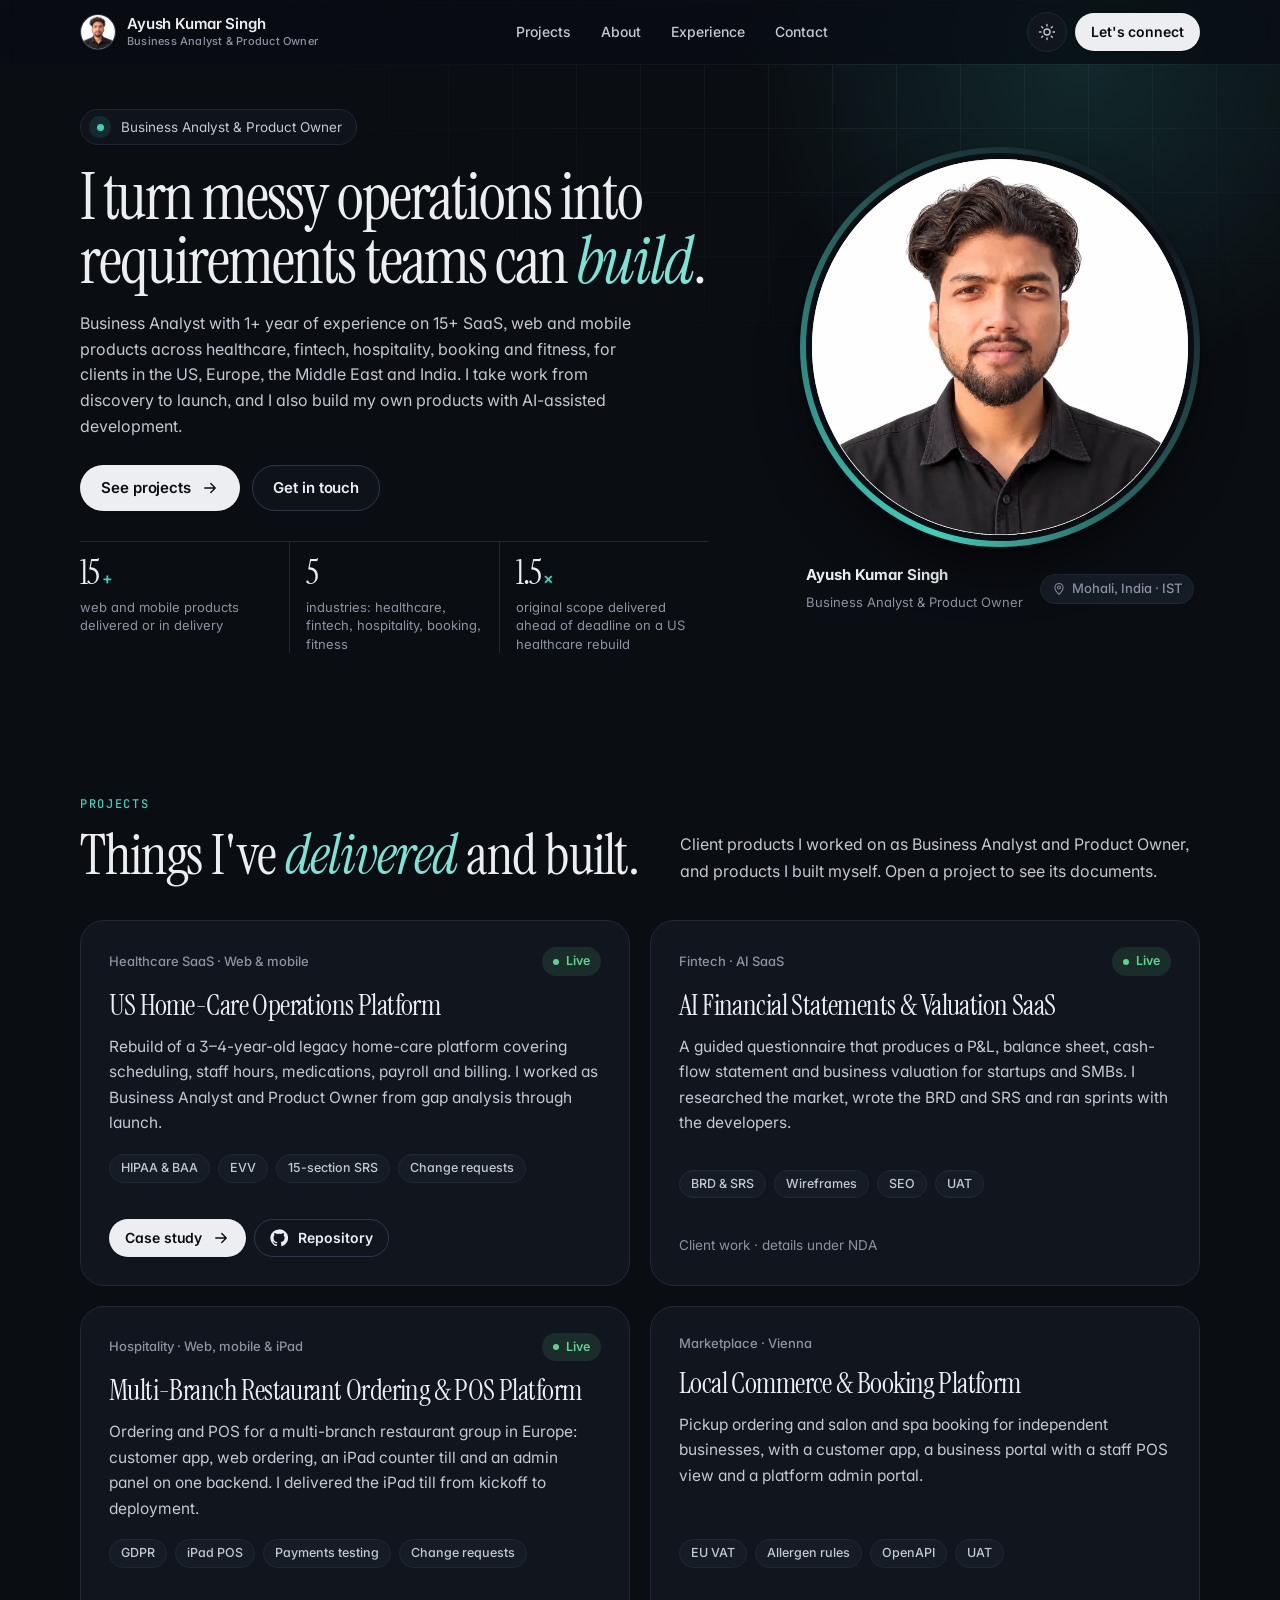
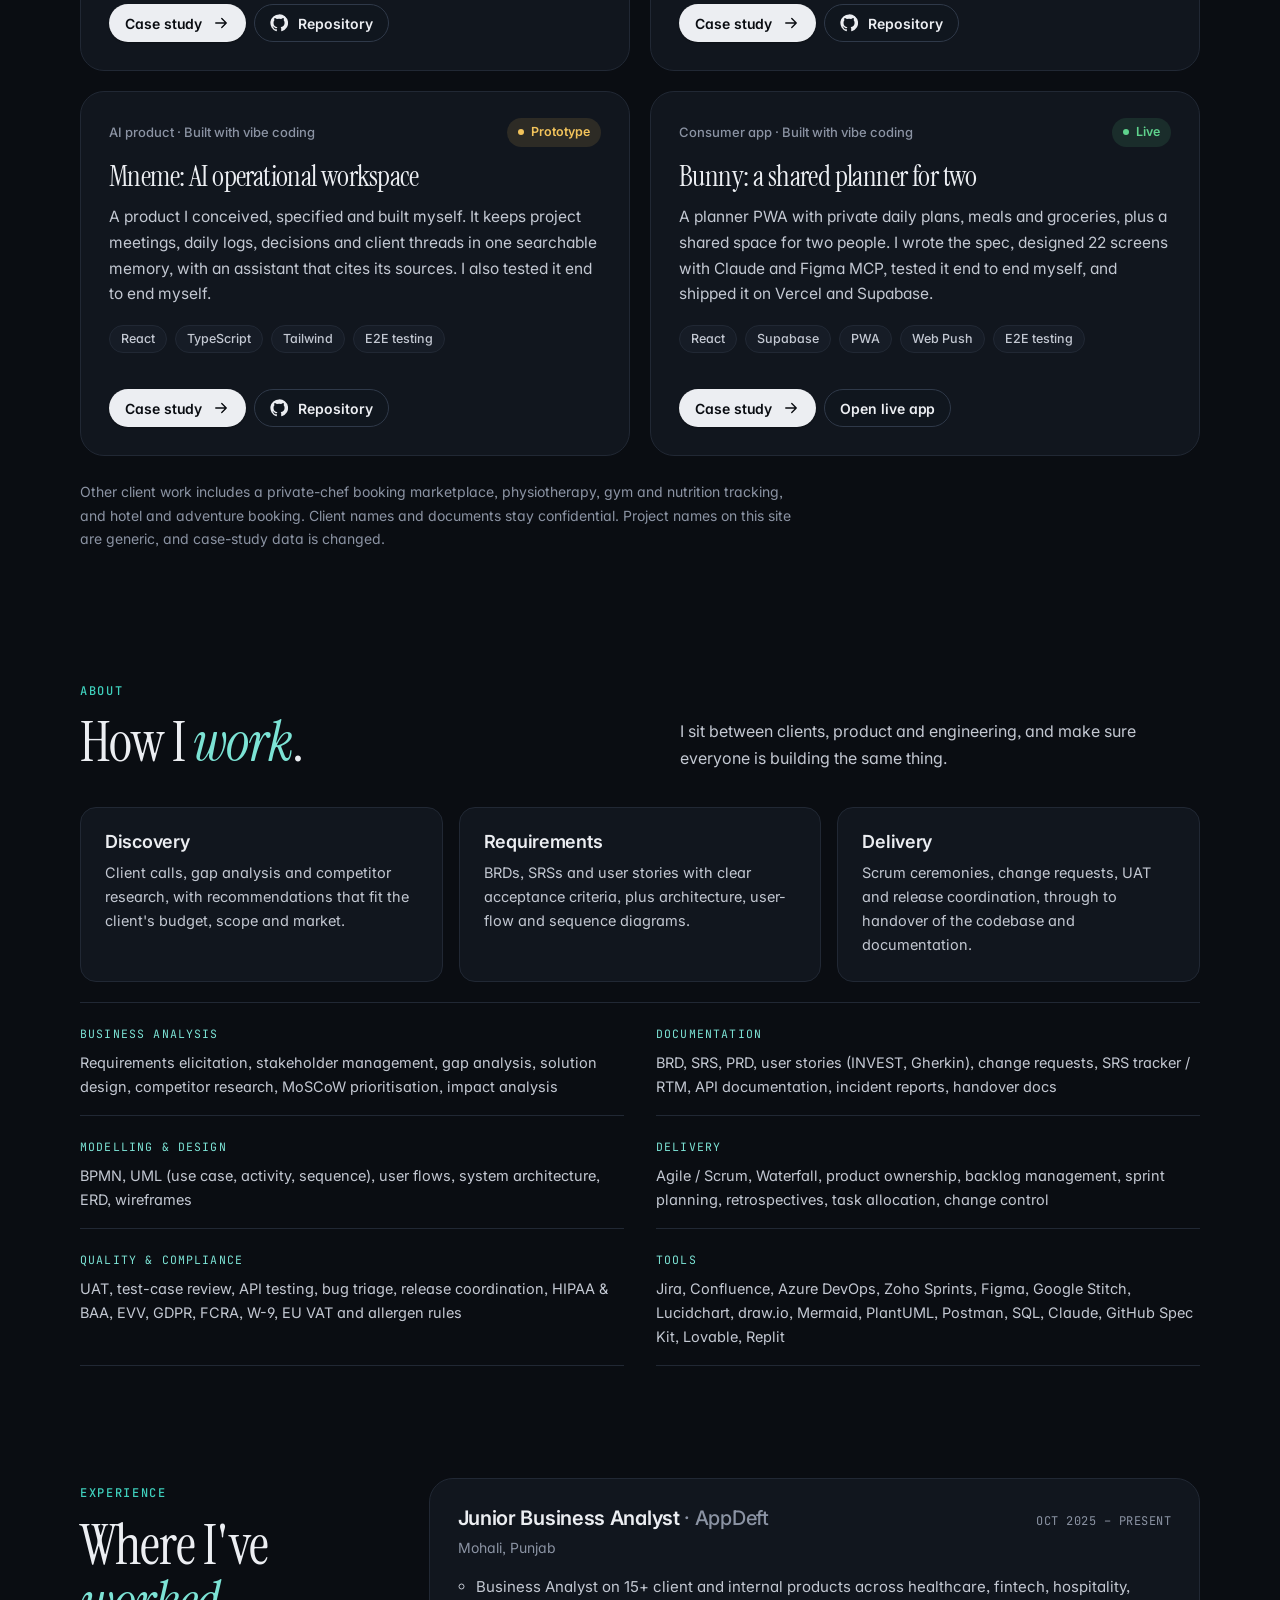
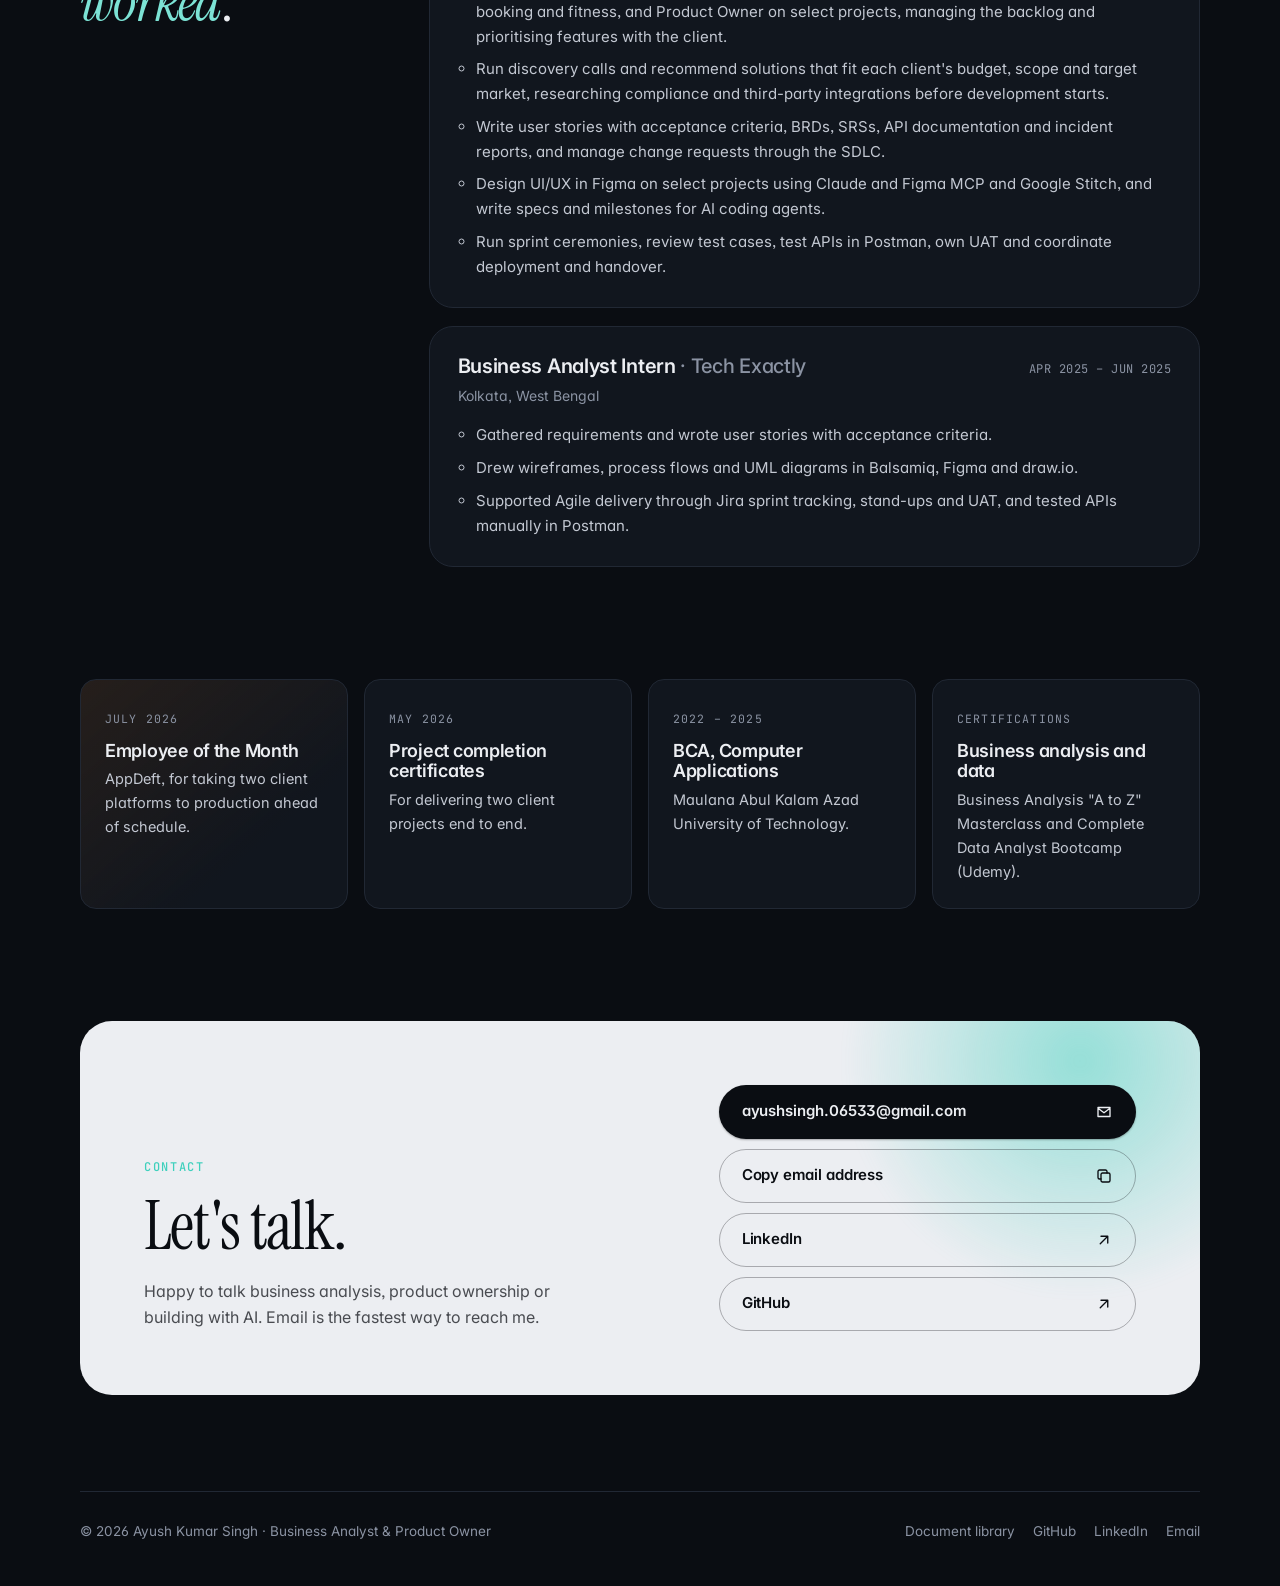
<file: index.html>
<!doctype html>
<html lang="en" data-theme="dark" data-base="" data-library="library.html">
<head>
<meta charset="utf-8">
<meta name="viewport" content="width=device-width, initial-scale=1">
<title>Ayush Kumar Singh · Business Analyst &amp; Product Owner</title>
<meta name="description" content="Business Analyst and Product Owner for SaaS, web and mobile products: requirements, BRD and SRS, UAT and Agile delivery, plus products I built myself with AI-assisted development.">
<meta name="author" content="Ayush Kumar Singh">
<link rel="canonical" href="https://ayushsingh0456.github.io/">
<meta name="theme-color" content="#f6f4ef" media="(prefers-color-scheme: light)">
<meta name="theme-color" content="#0a0d12" media="(prefers-color-scheme: dark)">
<meta property="og:type" content="website">
<meta property="og:title" content="Ayush Kumar Singh · Business Analyst &amp; Product Owner">
<meta property="og:description" content="Business Analyst and Product Owner for SaaS, web and mobile products: requirements, BRD and SRS, UAT and Agile delivery, plus products I built myself with AI-assisted development.">
<meta property="og:url" content="https://ayushsingh0456.github.io/">
<meta property="og:image" content="https://ayushsingh0456.github.io/assets/og.png">
<meta name="twitter:card" content="summary_large_image">
<link rel="icon" href="assets/favicon.svg" type="image/svg+xml">
<link rel="preconnect" href="https://fonts.googleapis.com"><link rel="preconnect" href="https://fonts.gstatic.com" crossorigin><link href="https://fonts.googleapis.com/css2?family=Inter:wght@400;500;600;700&family=Instrument+Serif:ital@0;1&family=JetBrains+Mono:wght@400;500;600&display=swap" rel="stylesheet">
<link rel="stylesheet" href="css/styles.css">
<script>(function(){try{var t=localStorage.getItem("theme");if(t==="light"||t==="dark")document.documentElement.setAttribute("data-theme",t);}catch(e){}})();</script>
<script type="application/ld+json">{"@context":"https://schema.org","@type":"Person","name":"Ayush Kumar Singh","jobTitle":"Business Analyst & Product Owner","image":"https://ayushsingh0456.github.io/assets/img/ayush.jpg","url":"https://ayushsingh0456.github.io/","address":{"@type":"PostalAddress","addressLocality":"Mohali","addressRegion":"Punjab","addressCountry":"IN"},"sameAs":["https://www.linkedin.com/in/ayush-singh-914495189/","https://github.com/ayushsingh0456"],"knowsAbout":["Business analysis","Requirements engineering","SDLC","Agile and Scrum","BRD","SRS","User stories","UAT","Change control","Healthcare SaaS","HIPAA","Spec-driven development"]}</script>
</head>
<body>
<a class="skip-link" href="#content">Skip to content</a>
<svg width="0" height="0" style="position:absolute" aria-hidden="true"><symbol id="i-github" viewBox="0 0 24 24"><g fill="none" stroke="currentColor" stroke-width="1.8" stroke-linecap="round" stroke-linejoin="round"><path fill="currentColor" stroke="none" d="M12 .5a11.5 11.5 0 0 0-3.64 22.41c.58.1.79-.25.79-.56v-2c-3.2.7-3.88-1.37-3.88-1.37-.53-1.33-1.28-1.69-1.28-1.69-1.05-.71.08-.7.08-.7 1.16.08 1.77 1.19 1.77 1.19 1.03 1.77 2.71 1.26 3.37.96.1-.75.4-1.26.73-1.55-2.55-.29-5.24-1.28-5.24-5.68 0-1.26.45-2.28 1.19-3.09-.12-.29-.52-1.46.11-3.04 0 0 .97-.31 3.17 1.18a11 11 0 0 1 5.77 0c2.2-1.49 3.17-1.18 3.17-1.18.63 1.58.23 2.75.11 3.04.74.81 1.19 1.83 1.19 3.09 0 4.41-2.69 5.38-5.26 5.67.41.36.78 1.06.78 2.14v3.17c0 .31.21.67.8.56A11.5 11.5 0 0 0 12 .5Z"/></g></symbol><symbol id="i-linkedin" viewBox="0 0 24 24"><g fill="none" stroke="currentColor" stroke-width="1.8" stroke-linecap="round" stroke-linejoin="round"><path fill="currentColor" stroke="none" d="M20.45 20.45h-3.56v-5.57c0-1.33-.02-3.04-1.85-3.04-1.86 0-2.14 1.45-2.14 2.94v5.67H9.35V9h3.41v1.56h.05c.48-.9 1.64-1.85 3.37-1.85 3.6 0 4.27 2.37 4.27 5.46v6.28ZM5.34 7.43a2.06 2.06 0 1 1 0-4.13 2.06 2.06 0 0 1 0 4.13ZM7.12 20.45H3.56V9h3.56v11.45ZM22.22 0H1.77C.79 0 0 .77 0 1.73v20.54C0 23.23.79 24 1.77 24h20.45c.98 0 1.78-.77 1.78-1.73V1.73C24 .77 23.2 0 22.22 0Z"/></g></symbol><symbol id="i-mail" viewBox="0 0 24 24"><g fill="none" stroke="currentColor" stroke-width="1.8" stroke-linecap="round" stroke-linejoin="round"><path d="M4 6h16v12H4zM4 7l8 6 8-6"/></g></symbol><symbol id="i-sun" viewBox="0 0 24 24"><g fill="none" stroke="currentColor" stroke-width="1.8" stroke-linecap="round" stroke-linejoin="round"><circle cx="12" cy="12" r="4"/><path d="M12 2v2M12 20v2M4.9 4.9l1.4 1.4M17.7 17.7l1.4 1.4M2 12h2M20 12h2M4.9 19.1l1.4-1.4M17.7 6.3l1.4-1.4"/></g></symbol><symbol id="i-moon" viewBox="0 0 24 24"><g fill="none" stroke="currentColor" stroke-width="1.8" stroke-linecap="round" stroke-linejoin="round"><path d="M20 14.5A8.5 8.5 0 0 1 9.5 4a8.5 8.5 0 1 0 10.5 10.5Z"/></g></symbol><symbol id="i-arrow" viewBox="0 0 24 24"><g fill="none" stroke="currentColor" stroke-width="1.8" stroke-linecap="round" stroke-linejoin="round"><path d="M5 12h14M13 6l6 6-6 6"/></g></symbol><symbol id="i-arrow-left" viewBox="0 0 24 24"><g fill="none" stroke="currentColor" stroke-width="1.8" stroke-linecap="round" stroke-linejoin="round"><path d="M19 12H5M11 6l-6 6 6 6"/></g></symbol><symbol id="i-arrow-ur" viewBox="0 0 24 24"><g fill="none" stroke="currentColor" stroke-width="1.8" stroke-linecap="round" stroke-linejoin="round"><path d="M7 17 17 7M8 7h9v9"/></g></symbol><symbol id="i-chev" viewBox="0 0 24 24"><g fill="none" stroke="currentColor" stroke-width="1.8" stroke-linecap="round" stroke-linejoin="round"><path d="m6 9 6 6 6-6"/></g></symbol><symbol id="i-chev-left" viewBox="0 0 24 24"><g fill="none" stroke="currentColor" stroke-width="1.8" stroke-linecap="round" stroke-linejoin="round"><path d="m15 6-6 6 6 6"/></g></symbol><symbol id="i-chev-right" viewBox="0 0 24 24"><g fill="none" stroke="currentColor" stroke-width="1.8" stroke-linecap="round" stroke-linejoin="round"><path d="m9 6 6 6-6 6"/></g></symbol><symbol id="i-copy" viewBox="0 0 24 24"><g fill="none" stroke="currentColor" stroke-width="1.8" stroke-linecap="round" stroke-linejoin="round"><rect x="8" y="8" width="12" height="12" rx="2"/><path d="M16 8V6a2 2 0 0 0-2-2H6a2 2 0 0 0-2 2v8a2 2 0 0 0 2 2h2"/></g></symbol><symbol id="i-award" viewBox="0 0 24 24"><g fill="none" stroke="currentColor" stroke-width="1.8" stroke-linecap="round" stroke-linejoin="round"><circle cx="12" cy="9" r="6"/><path d="m8.5 14-1.5 8 5-3 5 3-1.5-8"/></g></symbol><symbol id="i-lock" viewBox="0 0 24 24"><g fill="none" stroke="currentColor" stroke-width="1.8" stroke-linecap="round" stroke-linejoin="round"><rect x="5" y="11" width="14" height="10" rx="2"/><path d="M8 11V8a4 4 0 0 1 8 0v3"/></g></symbol><symbol id="i-menu" viewBox="0 0 24 24"><g fill="none" stroke="currentColor" stroke-width="1.8" stroke-linecap="round" stroke-linejoin="round"><path d="M4 7h16M4 12h16M4 17h16"/></g></symbol><symbol id="i-pin" viewBox="0 0 24 24"><g fill="none" stroke="currentColor" stroke-width="1.8" stroke-linecap="round" stroke-linejoin="round"><path d="M12 21s-7-6.1-7-11.5a7 7 0 0 1 14 0C19 14.9 12 21 12 21Z"/><circle cx="12" cy="9.5" r="2.5"/></g></symbol><symbol id="i-doc" viewBox="0 0 24 24"><g fill="none" stroke="currentColor" stroke-width="1.8" stroke-linecap="round" stroke-linejoin="round"><path d="M14 3H7a2 2 0 0 0-2 2v14a2 2 0 0 0 2 2h10a2 2 0 0 0 2-2V8z"/><path d="M14 3v5h5M9 13h6M9 17h4"/></g></symbol><symbol id="i-download" viewBox="0 0 24 24"><g fill="none" stroke="currentColor" stroke-width="1.8" stroke-linecap="round" stroke-linejoin="round"><path d="M12 4v11M7 10l5 5 5-5M5 20h14"/></g></symbol><symbol id="i-external" viewBox="0 0 24 24"><g fill="none" stroke="currentColor" stroke-width="1.8" stroke-linecap="round" stroke-linejoin="round"><path d="M14 4h6v6M20 4l-9 9M18 14v5a1 1 0 0 1-1 1H5a1 1 0 0 1-1-1V7a1 1 0 0 1 1-1h5"/></g></symbol><symbol id="i-link" viewBox="0 0 24 24"><g fill="none" stroke="currentColor" stroke-width="1.8" stroke-linecap="round" stroke-linejoin="round"><path d="M10 14a4 4 0 0 0 5.66 0l3-3a4 4 0 0 0-5.66-5.66l-1 1"/><path d="M14 10a4 4 0 0 0-5.66 0l-3 3a4 4 0 0 0 5.66 5.66l1-1"/></g></symbol><symbol id="i-x" viewBox="0 0 24 24"><g fill="none" stroke="currentColor" stroke-width="1.8" stroke-linecap="round" stroke-linejoin="round"><path d="M6 6l12 12M18 6 6 18"/></g></symbol><symbol id="i-search" viewBox="0 0 24 24"><g fill="none" stroke="currentColor" stroke-width="1.8" stroke-linecap="round" stroke-linejoin="round"><circle cx="11" cy="11" r="7"/><path d="m20 20-3.5-3.5"/></g></symbol><symbol id="i-compass" viewBox="0 0 24 24"><g fill="none" stroke="currentColor" stroke-width="1.8" stroke-linecap="round" stroke-linejoin="round"><circle cx="12" cy="12" r="9"/><path d="m15.5 8.5-2 5-5 2 2-5z"/></g></symbol><symbol id="i-calendar" viewBox="0 0 24 24"><g fill="none" stroke="currentColor" stroke-width="1.8" stroke-linecap="round" stroke-linejoin="round"><rect x="4" y="5" width="16" height="15" rx="2"/><path d="M4 10h16M9 3v4M15 3v4"/></g></symbol><symbol id="i-check" viewBox="0 0 24 24"><g fill="none" stroke="currentColor" stroke-width="1.8" stroke-linecap="round" stroke-linejoin="round"><path d="M4 12.5 9 17l11-11"/></g></symbol><symbol id="i-checklist" viewBox="0 0 24 24"><g fill="none" stroke="currentColor" stroke-width="1.8" stroke-linecap="round" stroke-linejoin="round"><path d="M9 6h11M9 12h11M9 18h11"/><path d="m3.5 6 1.5 1.5L7.5 5M3.5 12l1.5 1.5L7.5 11M3.5 18l1.5 1.5L7.5 17"/></g></symbol><symbol id="i-users" viewBox="0 0 24 24"><g fill="none" stroke="currentColor" stroke-width="1.8" stroke-linecap="round" stroke-linejoin="round"><circle cx="9" cy="8" r="3.5"/><path d="M2.5 20a6.5 6.5 0 0 1 13 0M16 4.5a3.5 3.5 0 0 1 0 7M18 14.5a6.5 6.5 0 0 1 3.5 5.5"/></g></symbol><symbol id="i-sparkle" viewBox="0 0 24 24"><g fill="none" stroke="currentColor" stroke-width="1.8" stroke-linecap="round" stroke-linejoin="round"><path d="M12 3v4M12 17v4M3 12h4M17 12h4M6.3 6.3l2.5 2.5M15.2 15.2l2.5 2.5M6.3 17.7l2.5-2.5M15.2 8.8l2.5-2.5"/></g></symbol><symbol id="i-health" viewBox="0 0 24 24"><g fill="none" stroke="currentColor" stroke-width="1.8" stroke-linecap="round" stroke-linejoin="round"><path d="M12 20s-7.5-4.6-9-9.3C1.9 7.1 4.2 4 7.4 4c2 0 3.6 1.2 4.6 2.8C13 5.2 14.6 4 16.6 4c3.2 0 5.5 3.1 4.4 6.7C19.5 15.4 12 20 12 20Z"/><path d="M8 11h2l1-2 2 4 1-2h2"/></g></symbol><symbol id="i-store" viewBox="0 0 24 24"><g fill="none" stroke="currentColor" stroke-width="1.8" stroke-linecap="round" stroke-linejoin="round"><path d="M4 9 5.5 4h13L20 9M4 9h16v11H4zM4 9a2.7 2.7 0 0 0 5.3 0 2.7 2.7 0 0 0 5.4 0 2.7 2.7 0 0 0 5.3 0M10 20v-5h4v5"/></g></symbol><symbol id="i-utensils" viewBox="0 0 24 24"><g fill="none" stroke="currentColor" stroke-width="1.8" stroke-linecap="round" stroke-linejoin="round"><path d="M7 3v8a2 2 0 0 0 2 2v8M11 3v6a2 2 0 0 1-2 2M3 3v6a2 2 0 0 0 2 2M17 21V3c-2 1-3.5 3.5-3.5 7v3H17"/></g></symbol><symbol id="i-wallet" viewBox="0 0 24 24"><g fill="none" stroke="currentColor" stroke-width="1.8" stroke-linecap="round" stroke-linejoin="round"><path d="M4 7a2 2 0 0 1 2-2h11v4"/><rect x="3" y="7" width="18" height="13" rx="2"/><path d="M16 13.5h2"/></g></symbol><symbol id="i-dumbbell" viewBox="0 0 24 24"><g fill="none" stroke="currentColor" stroke-width="1.8" stroke-linecap="round" stroke-linejoin="round"><path d="M6.5 6.5v11M17.5 6.5v11M3.5 9v6M20.5 9v6M6.5 12h11"/></g></symbol><symbol id="i-hotel" viewBox="0 0 24 24"><g fill="none" stroke="currentColor" stroke-width="1.8" stroke-linecap="round" stroke-linejoin="round"><path d="M3 21V8l9-5 9 5v13M9 21v-6h6v6M8 10h.01M12 10h.01M16 10h.01"/></g></symbol><symbol id="i-cpu" viewBox="0 0 24 24"><g fill="none" stroke="currentColor" stroke-width="1.8" stroke-linecap="round" stroke-linejoin="round"><rect x="6" y="6" width="12" height="12" rx="2"/><path d="M9.5 9.5h5v5h-5zM9 2v4M15 2v4M9 18v4M15 18v4M2 9h4M2 15h4M18 9h4M18 15h4"/></g></symbol><symbol id="i-flow" viewBox="0 0 24 24"><g fill="none" stroke="currentColor" stroke-width="1.8" stroke-linecap="round" stroke-linejoin="round"><rect x="3" y="3" width="7" height="6" rx="1.5"/><rect x="14" y="15" width="7" height="6" rx="1.5"/><path d="M6.5 9v4.5a2 2 0 0 0 2 2H14"/></g></symbol><symbol id="i-shield" viewBox="0 0 24 24"><g fill="none" stroke="currentColor" stroke-width="1.8" stroke-linecap="round" stroke-linejoin="round"><path d="M12 3 4.5 6v6c0 4.4 3.2 7.8 7.5 9 4.3-1.2 7.5-4.6 7.5-9V6z"/><path d="m9 12 2 2 4-4"/></g></symbol><symbol id="i-target" viewBox="0 0 24 24"><g fill="none" stroke="currentColor" stroke-width="1.8" stroke-linecap="round" stroke-linejoin="round"><circle cx="12" cy="12" r="9"/><circle cx="12" cy="12" r="5"/><circle cx="12" cy="12" r="1.5"/></g></symbol><symbol id="i-code" viewBox="0 0 24 24"><g fill="none" stroke="currentColor" stroke-width="1.8" stroke-linecap="round" stroke-linejoin="round"><path d="m8 8-4 4 4 4M16 8l4 4-4 4M14 5l-4 14"/></g></symbol><symbol id="i-layers" viewBox="0 0 24 24"><g fill="none" stroke="currentColor" stroke-width="1.8" stroke-linecap="round" stroke-linejoin="round"><path d="m12 3 9 5-9 5-9-5z"/><path d="m3 13 9 5 9-5"/></g></symbol><symbol id="i-rocket" viewBox="0 0 24 24"><g fill="none" stroke="currentColor" stroke-width="1.8" stroke-linecap="round" stroke-linejoin="round"><path d="M5 15c-1 1-1.5 4-1.5 4.5S6 19 9 18M14.5 4.5c3-1 5-1 5-1s0 2-1 5L12 15l-3-3z"/><path d="M9 12 6.5 11.5 9 8h4M12 15l.5 2.5L16 15v-4"/></g></symbol><symbol id="i-chat" viewBox="0 0 24 24"><g fill="none" stroke="currentColor" stroke-width="1.8" stroke-linecap="round" stroke-linejoin="round"><path d="M4 5h16v11H9l-5 4z"/><path d="M8 9.5h8M8 12.5h5"/></g></symbol></svg>
<header class="nav">
  <div class="container">
    <a class="brand" href="#top" aria-label="Portfolio home"><span class="brand-avatar"><img src="assets/img/ayush.webp" alt="" width="36" height="36"></span><span class="brand-name">Ayush Kumar Singh<small>Business Analyst &amp; Product Owner</small></span></a>
    <nav aria-label="Primary"><ul class="nav-links"><li><a href="#work">Projects</a></li><li><a href="#about">About</a></li><li><a href="#experience">Experience</a></li><li><a href="#contact">Contact</a></li></ul></nav>
    <div class="nav-right">
      <button class="icon-btn theme-toggle" type="button" data-theme-toggle aria-label="Toggle theme"><svg class="i-sun" aria-hidden="true"><use href="#i-sun"/></svg><svg class="i-moon" aria-hidden="true"><use href="#i-moon"/></svg></button>
      <a class="btn btn-primary btn-sm btn-nav" href="#contact">Let&#x27;s connect</a>
      <button class="icon-btn menu-btn" type="button" data-menu-toggle aria-expanded="false" aria-controls="mobile-menu" aria-label="Open menu"><svg aria-hidden="true"><use href="#i-menu"/></svg></button>
    </div>
  </div>
  
</header>
<nav class="mobile-menu" id="mobile-menu" aria-label="Mobile"><a href="#work">Projects</a><a href="#about">About</a><a href="#experience">Experience</a><a href="#contact">Contact</a></nav>
<main id="content">
<div class="backdrop" aria-hidden="true"></div>
<section class="hero" id="top">
  <div class="container hero-grid">
    <div>
      <span class="hello"><span class="dot"></span>Business Analyst &amp; Product Owner</span>
      <h1>I turn messy operations into requirements teams can <em>build</em>.</h1>
      <p class="hero-sub">Business Analyst with 1+ year of experience on 15+ SaaS, web and mobile products across healthcare, fintech, hospitality, booking and fitness, for clients in the US, Europe, the Middle East and India. I take work from discovery to launch, and I also build my own products with AI-assisted development.</p>
      <div class="hero-cta"><a class="btn btn-primary" href="#work">See projects <svg aria-hidden="true"><use href="#i-arrow"/></svg></a><a class="btn btn-ghost" href="#contact">Get in touch</a></div>
      <div class="proof proof-3"><div class="proof-item"><b>15<small>+</small></b><span>web and mobile products delivered or in delivery</span></div><div class="proof-item"><b>5</b><span>industries: healthcare, fintech, hospitality, booking, fitness</span></div><div class="proof-item"><b>1.5<small>×</small></b><span>original scope delivered ahead of deadline on a US healthcare rebuild</span></div></div>
    </div>
    <div class="portrait">
      <div class="portrait-frame">
        <div class="portrait-ring"><picture><source srcset="assets/img/ayush.webp" type="image/webp"><img src="assets/img/ayush.jpg" alt="Portrait of Ayush Kumar Singh" width="640" height="640" fetchpriority="high"></picture></div>
        <div class="portrait-caption"><div><b>Ayush Kumar Singh</b><span>Business Analyst &amp; Product Owner</span></div><span class="tag"><svg aria-hidden="true"><use href="#i-pin"/></svg>Mohali, India · IST</span></div>
      </div>
    </div>
  </div>
</section>

<section class="section" id="work">
  <div class="container">
    <div class="section-head reveal"><div><span class="eyebrow">Projects</span><h2>Things I've <em>delivered</em> and built.</h2></div><p>Client products I worked on as Business Analyst and Product Owner, and products I built myself. Open a project to see its documents.</p></div>
    <div class="proj-grid"><article class="proj reveal"><div class="proj-top"><span class="case-kicker">Healthcare SaaS · Web &amp; mobile</span><span class="status status-live">Live</span></div><h3 class="proj-title"><a class="case-link" href="case-studies/home-care.html">US Home-Care Operations Platform</a></h3><p class="proj-desc">Rebuild of a 3–4-year-old legacy home-care platform covering scheduling, staff hours, medications, payroll and billing. I worked as Business Analyst and Product Owner from gap analysis through launch.</p><ul class="tags proj-tags"><li class="tag">HIPAA &amp; BAA</li><li class="tag">EVV</li><li class="tag">15-section SRS</li><li class="tag">Change requests</li></ul><div class="case-actions"><a class="btn btn-primary btn-sm" href="case-studies/home-care.html">Case study <svg aria-hidden="true"><use href="#i-arrow"/></svg></a><a class="btn btn-ghost btn-sm" href="https://github.com/ayushsingh0456/us-home-care-operations-platform" target="_blank" rel="noopener"><svg aria-hidden="true"><use href="#i-github"/></svg> Repository</a></div></article><article class="proj reveal"><div class="proj-top"><span class="case-kicker">Fintech · AI SaaS</span><span class="status status-live">Live</span></div><h3 class="proj-title">AI Financial Statements &amp; Valuation SaaS</h3><p class="proj-desc">A guided questionnaire that produces a P&amp;L, balance sheet, cash-flow statement and business valuation for startups and SMBs. I researched the market, wrote the BRD and SRS and ran sprints with the developers.</p><ul class="tags proj-tags"><li class="tag">BRD &amp; SRS</li><li class="tag">Wireframes</li><li class="tag">SEO</li><li class="tag">UAT</li></ul><div class="case-actions"><span class="proj-note">Client work · details under NDA</span></div></article><article class="proj reveal"><div class="proj-top"><span class="case-kicker">Hospitality · Web, mobile &amp; iPad</span><span class="status status-live">Live</span></div><h3 class="proj-title"><a class="case-link" href="case-studies/restaurant-pos.html">Multi-Branch Restaurant Ordering &amp; POS Platform</a></h3><p class="proj-desc">Ordering and POS for a multi-branch restaurant group in Europe: customer app, web ordering, an iPad counter till and an admin panel on one backend. I delivered the iPad till from kickoff to deployment.</p><ul class="tags proj-tags"><li class="tag">GDPR</li><li class="tag">iPad POS</li><li class="tag">Payments testing</li><li class="tag">Change requests</li></ul><div class="case-actions"><a class="btn btn-primary btn-sm" href="case-studies/restaurant-pos.html">Case study <svg aria-hidden="true"><use href="#i-arrow"/></svg></a><a class="btn btn-ghost btn-sm" href="https://github.com/ayushsingh0456/multi-branch-restaurant-ordering-pos-platform" target="_blank" rel="noopener"><svg aria-hidden="true"><use href="#i-github"/></svg> Repository</a></div></article><article class="proj reveal"><div class="proj-top"><span class="case-kicker">Marketplace · Vienna</span></div><h3 class="proj-title"><a class="case-link" href="case-studies/local-commerce.html">Local Commerce &amp; Booking Platform</a></h3><p class="proj-desc">Pickup ordering and salon and spa booking for independent businesses, with a customer app, a business portal with a staff POS view and a platform admin portal.</p><ul class="tags proj-tags"><li class="tag">EU VAT</li><li class="tag">Allergen rules</li><li class="tag">OpenAPI</li><li class="tag">UAT</li></ul><div class="case-actions"><a class="btn btn-primary btn-sm" href="case-studies/local-commerce.html">Case study <svg aria-hidden="true"><use href="#i-arrow"/></svg></a><a class="btn btn-ghost btn-sm" href="https://github.com/ayushsingh0456/local-commerce-booking-platform" target="_blank" rel="noopener"><svg aria-hidden="true"><use href="#i-github"/></svg> Repository</a></div></article><article class="proj reveal"><div class="proj-top"><span class="case-kicker">AI product · Built with vibe coding</span><span class="status status-progress">Prototype</span></div><h3 class="proj-title"><a class="case-link" href="case-studies/mneme.html">Mneme: AI operational workspace</a></h3><p class="proj-desc">A product I conceived, specified and built myself. It keeps project meetings, daily logs, decisions and client threads in one searchable memory, with an assistant that cites its sources. I also tested it end to end myself.</p><ul class="tags proj-tags"><li class="tag">React</li><li class="tag">TypeScript</li><li class="tag">Tailwind</li><li class="tag">E2E testing</li></ul><div class="case-actions"><a class="btn btn-primary btn-sm" href="case-studies/mneme.html">Case study <svg aria-hidden="true"><use href="#i-arrow"/></svg></a><a class="btn btn-ghost btn-sm" href="https://github.com/ayushsingh0456/context-hub" target="_blank" rel="noopener"><svg aria-hidden="true"><use href="#i-github"/></svg> Repository</a></div></article><article class="proj reveal"><div class="proj-top"><span class="case-kicker">Consumer app · Built with vibe coding</span><span class="status status-live">Live</span></div><h3 class="proj-title"><a class="case-link" href="case-studies/bunny.html">Bunny: a shared planner for two</a></h3><p class="proj-desc">A planner PWA with private daily plans, meals and groceries, plus a shared space for two people. I wrote the spec, designed 22 screens with Claude and Figma MCP, tested it end to end myself, and shipped it on Vercel and Supabase.</p><ul class="tags proj-tags"><li class="tag">React</li><li class="tag">Supabase</li><li class="tag">PWA</li><li class="tag">Web Push</li><li class="tag">E2E testing</li></ul><div class="case-actions"><a class="btn btn-primary btn-sm" href="case-studies/bunny.html">Case study <svg aria-hidden="true"><use href="#i-arrow"/></svg></a><a class="btn btn-ghost btn-sm" href="https://bunny-planner.vercel.app" target="_blank" rel="noopener">Open live app</a></div></article></div>
    <p class="proj-foot reveal">Other client work includes a private-chef booking marketplace, physiotherapy, gym and nutrition tracking, and hotel and adventure booking. Client names and documents stay confidential. Project names on this site are generic, and case-study data is changed.</p>
  </div>
</section>

<section class="section" id="about">
  <div class="container">
    <div class="section-head reveal"><div><span class="eyebrow">About</span><h2>How I <em>work</em>.</h2></div><p>I sit between clients, product and engineering, and make sure everyone is building the same thing.</p></div>
    <div class="how reveal">
      <div class="how-card"><h3>Discovery</h3><p>Client calls, gap analysis and competitor research, with recommendations that fit the client's budget, scope and market.</p></div>
      <div class="how-card"><h3>Requirements</h3><p>BRDs, SRSs and user stories with clear acceptance criteria, plus architecture, user-flow and sequence diagrams.</p></div>
      <div class="how-card"><h3>Delivery</h3><p>Scrum ceremonies, change requests, UAT and release coordination, through to handover of the codebase and documentation.</p></div>
    </div>
    <div class="skills reveal"><div class="skill"><span class="k">Business analysis</span><p>Requirements elicitation, stakeholder management, gap analysis, solution design, competitor research, MoSCoW prioritisation, impact analysis</p></div><div class="skill"><span class="k">Documentation</span><p>BRD, SRS, PRD, user stories (INVEST, Gherkin), change requests, SRS tracker / RTM, API documentation, incident reports, handover docs</p></div><div class="skill"><span class="k">Modelling &amp; design</span><p>BPMN, UML (use case, activity, sequence), user flows, system architecture, ERD, wireframes</p></div><div class="skill"><span class="k">Delivery</span><p>Agile / Scrum, Waterfall, product ownership, backlog management, sprint planning, retrospectives, task allocation, change control</p></div><div class="skill"><span class="k">Quality &amp; compliance</span><p>UAT, test-case review, API testing, bug triage, release coordination, HIPAA &amp; BAA, EVV, GDPR, FCRA, W-9, EU VAT and allergen rules</p></div><div class="skill"><span class="k">Tools</span><p>Jira, Confluence, Azure DevOps, Zoho Sprints, Figma, Google Stitch, Lucidchart, draw.io, Mermaid, PlantUML, Postman, SQL, Claude, GitHub Spec Kit, Lovable, Replit</p></div></div>
  </div>
</section>

<section class="section" id="experience">
  <div class="container xp">
    <div class="xp-side reveal"><div class="section-head"><div><span class="eyebrow">Experience</span><h2>Where I've <em>worked</em>.</h2></div></div></div>
    <ol class="timeline"><li class="job reveal">
  <div class="job-head"><h3 class="job-title">Junior Business Analyst <span class="at">· AppDeft</span></h3><span class="job-when">Oct 2025 – Present</span></div>
  <p class="job-meta">Mohali, Punjab</p>
  <ul class="job-list">
    <li>Business Analyst on 15+ client and internal products across healthcare, fintech, hospitality, booking and fitness, and Product Owner on select projects, managing the backlog and prioritising features with the client.</li>
    <li>Run discovery calls and recommend solutions that fit each client's budget, scope and target market, researching compliance and third-party integrations before development starts.</li>
    <li>Write user stories with acceptance criteria, BRDs, SRSs, API documentation and incident reports, and manage change requests through the SDLC.</li>
    <li>Design UI/UX in Figma on select projects using Claude and Figma MCP and Google Stitch, and write specs and milestones for AI coding agents.</li>
    <li>Run sprint ceremonies, review test cases, test APIs in Postman, own UAT and coordinate deployment and handover.</li>
  </ul>
</li><li class="job reveal">
  <div class="job-head"><h3 class="job-title">Business Analyst Intern <span class="at">· Tech Exactly</span></h3><span class="job-when">Apr 2025 – Jun 2025</span></div>
  <p class="job-meta">Kolkata, West Bengal</p>
  <ul class="job-list">
    <li>Gathered requirements and wrote user stories with acceptance criteria.</li>
    <li>Drew wireframes, process flows and UML diagrams in Balsamiq, Figma and draw.io.</li>
    <li>Supported Agile delivery through Jira sprint tracking, stand-ups and UAT, and tested APIs manually in Postman.</li>
  </ul>
</li></ol>
  </div>
</section>

<section class="section" id="recognition">
  <div class="container">
    <div class="rec reveal" style="grid-template-columns:repeat(auto-fit,minmax(240px,1fr))"><div class="rec-card hl"><span class="k">July 2026</span><h3>Employee of the Month</h3><p>AppDeft, for taking two client platforms to production ahead of schedule.</p></div><div class="rec-card"><span class="k">May 2026</span><h3>Project completion certificates</h3><p>For delivering two client projects end to end.</p></div><div class="rec-card"><span class="k">2022 – 2025</span><h3>BCA, Computer Applications</h3><p>Maulana Abul Kalam Azad University of Technology.</p></div><div class="rec-card"><span class="k">Certifications</span><h3>Business analysis and data</h3><p>Business Analysis "A to Z" Masterclass and Complete Data Analyst Bootcamp (Udemy).</p></div></div>
  </div>
</section>

<section class="section" id="contact">
  <div class="container">
    <div class="contact reveal">
      <div><span class="eyebrow">Contact</span><h2>Let's talk.</h2><p>Happy to talk business analysis, product ownership or building with AI. Email is the fastest way to reach me.</p></div>
      <div class="contact-actions">
        <a class="btn btn-primary" href="mailto:ayushsingh.06533@gmail.com">ayushsingh.06533@gmail.com <svg aria-hidden="true"><use href="#i-mail"/></svg></a>
        <button class="btn btn-ghost" type="button" data-copy="ayushsingh.06533@gmail.com">Copy email address <svg aria-hidden="true"><use href="#i-copy"/></svg></button>
        <a class="btn btn-ghost" href="https://www.linkedin.com/in/ayush-singh-914495189/" target="_blank" rel="noopener">LinkedIn <svg aria-hidden="true"><use href="#i-arrow-ur"/></svg></a>
        <a class="btn btn-ghost" href="https://github.com/ayushsingh0456" target="_blank" rel="noopener">GitHub <svg aria-hidden="true"><use href="#i-arrow-ur"/></svg></a>
      </div>
    </div>
  </div>
</section>
</main>
<div class="container">
  <footer class="site-foot">
    <span>© <span data-year>2026</span> Ayush Kumar Singh · Business Analyst &amp; Product Owner</span>
    <nav aria-label="Footer"><a href="library.html">Document library</a><a href="https://github.com/ayushsingh0456" target="_blank" rel="noopener">GitHub</a><a href="https://www.linkedin.com/in/ayush-singh-914495189/" target="_blank" rel="noopener">LinkedIn</a><a href="mailto:ayushsingh.06533@gmail.com">Email</a></nav>
  </footer>
</div>
<div class="toast" role="status" aria-live="polite"></div>
<script src="js/main.js" defer></script>
</body>
</html>
</file>
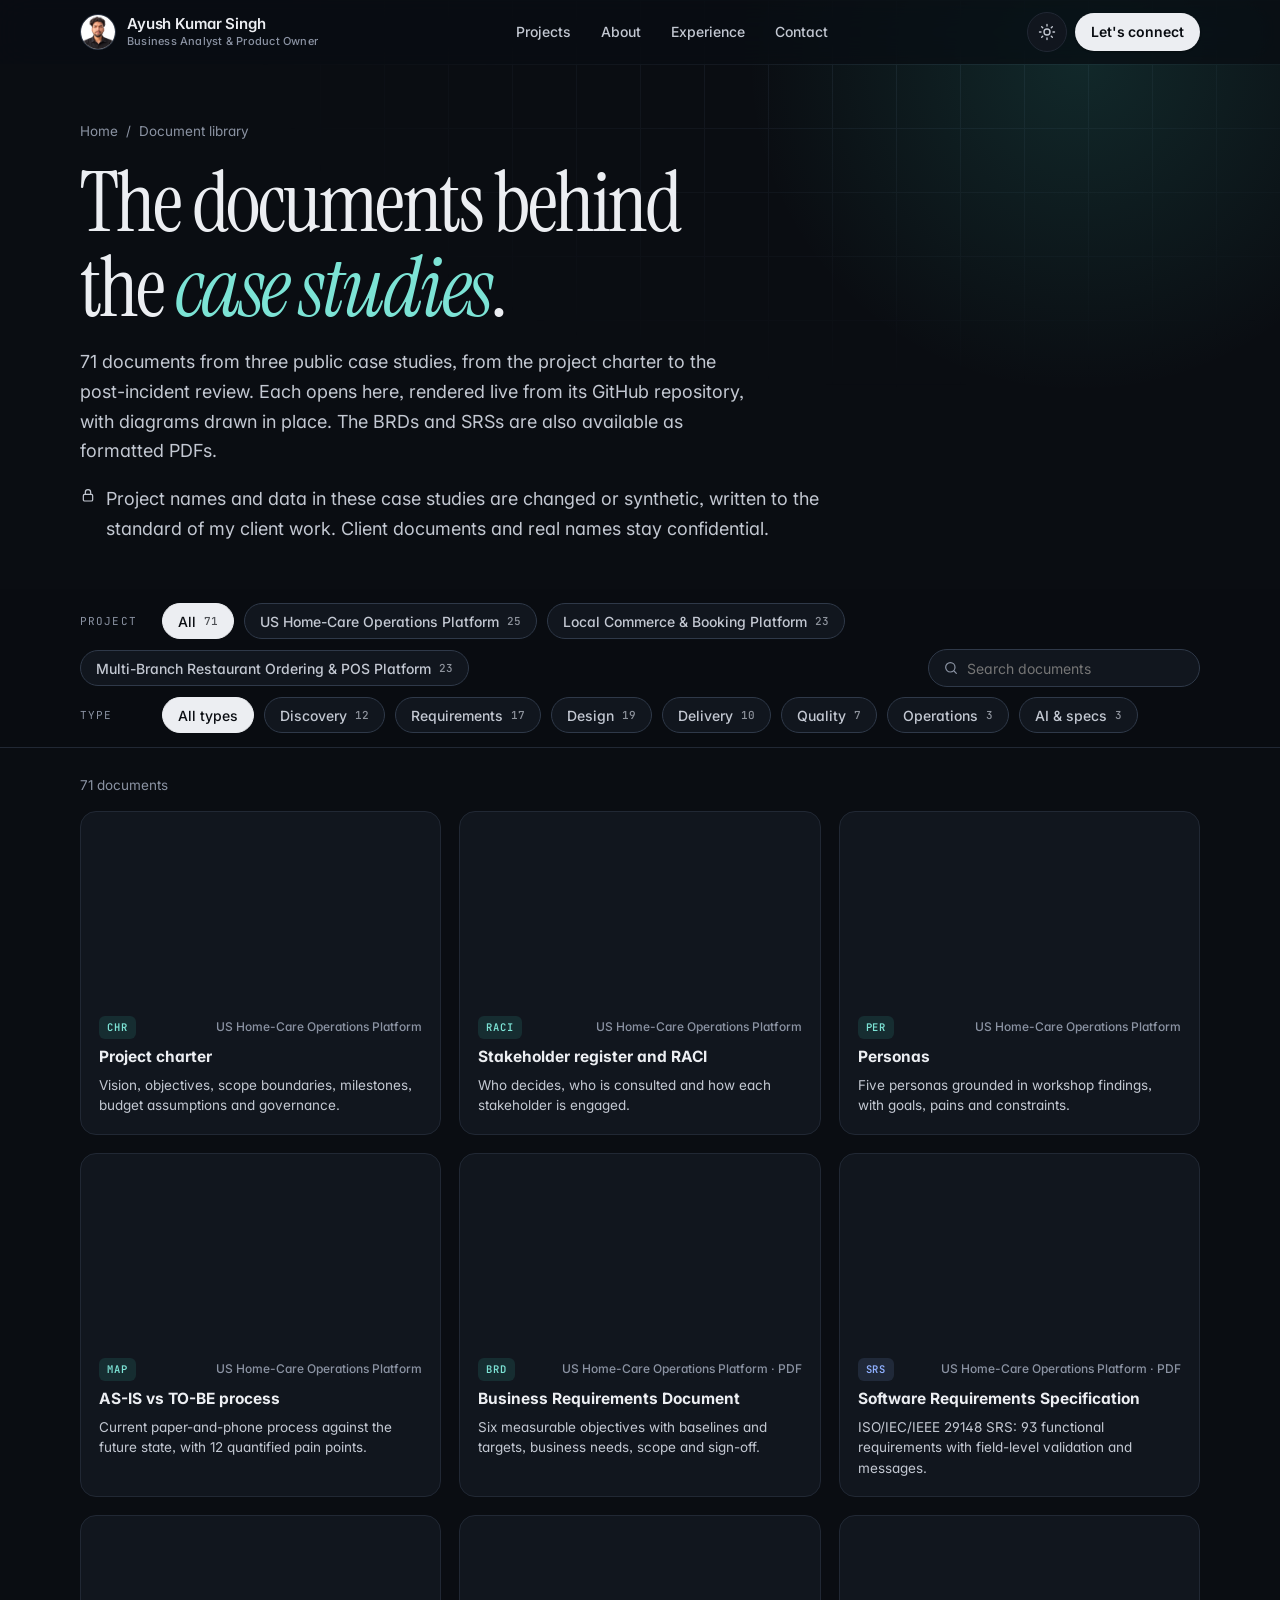
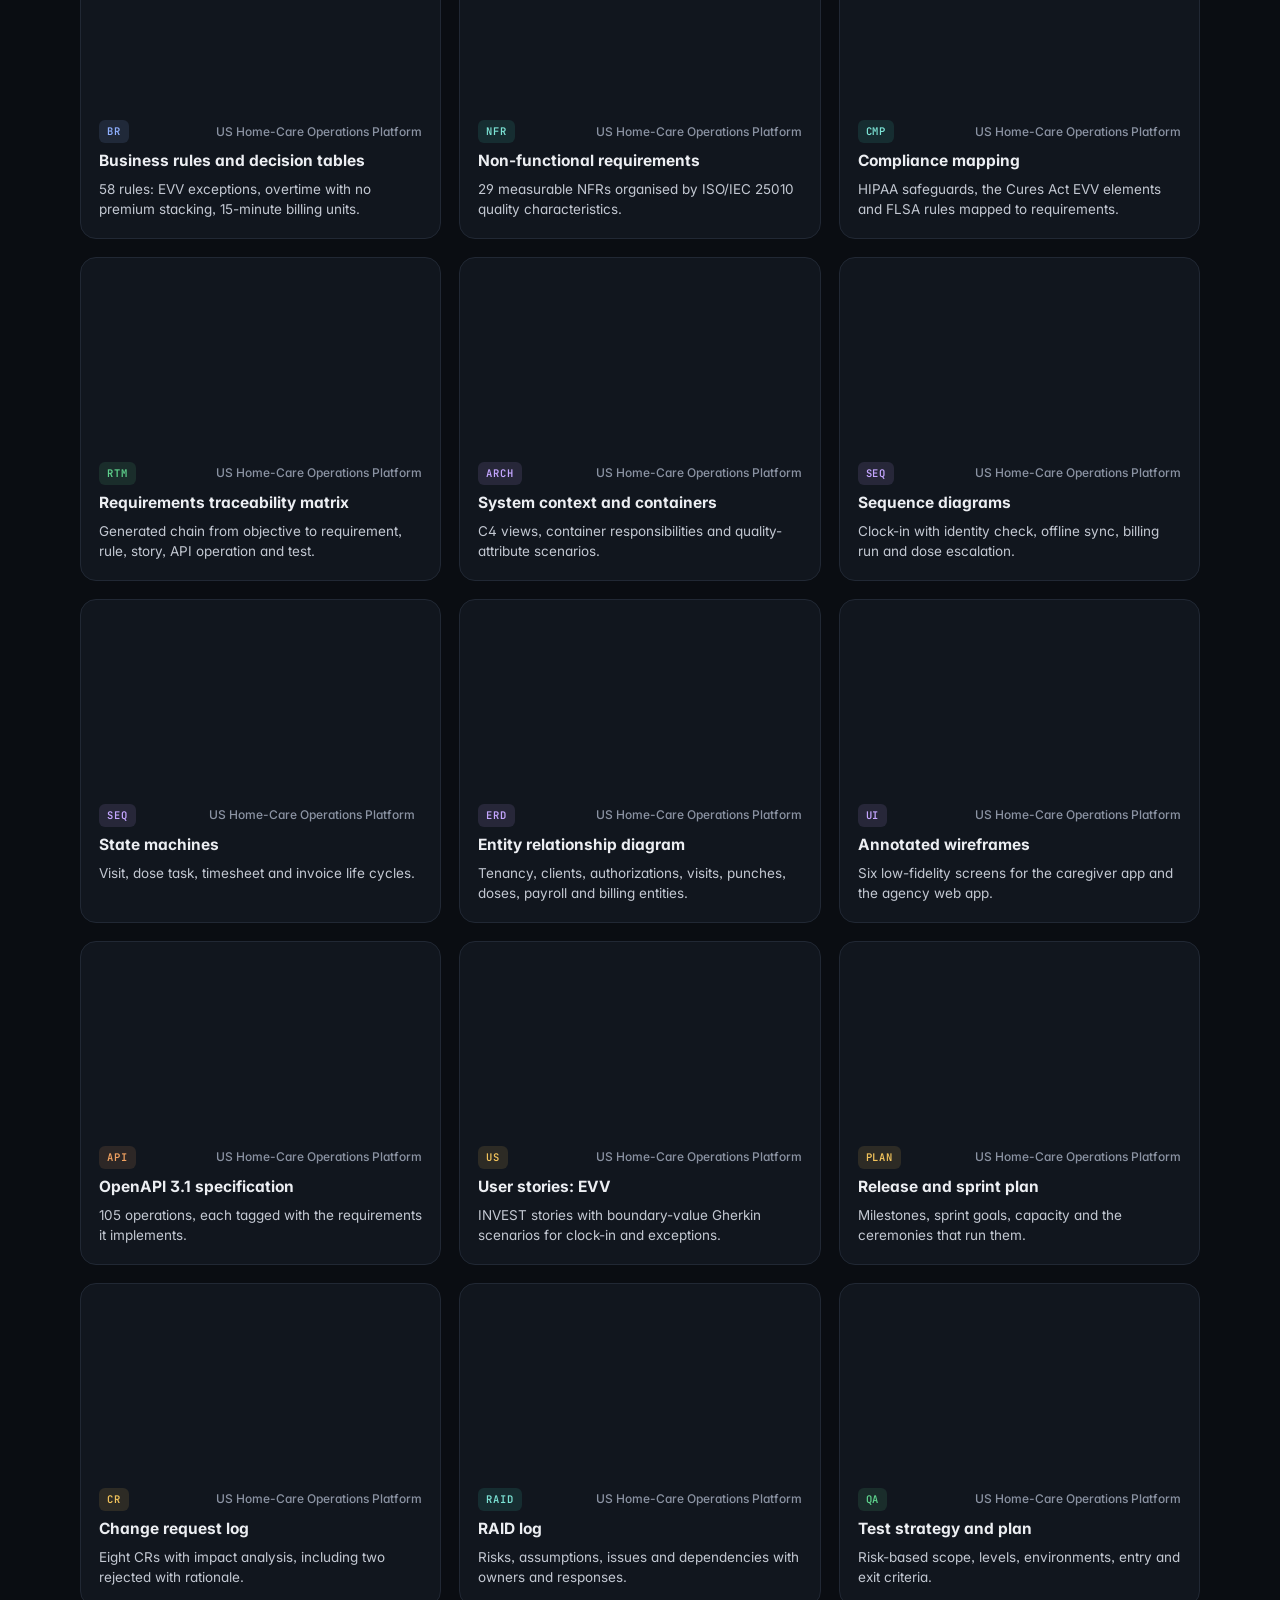
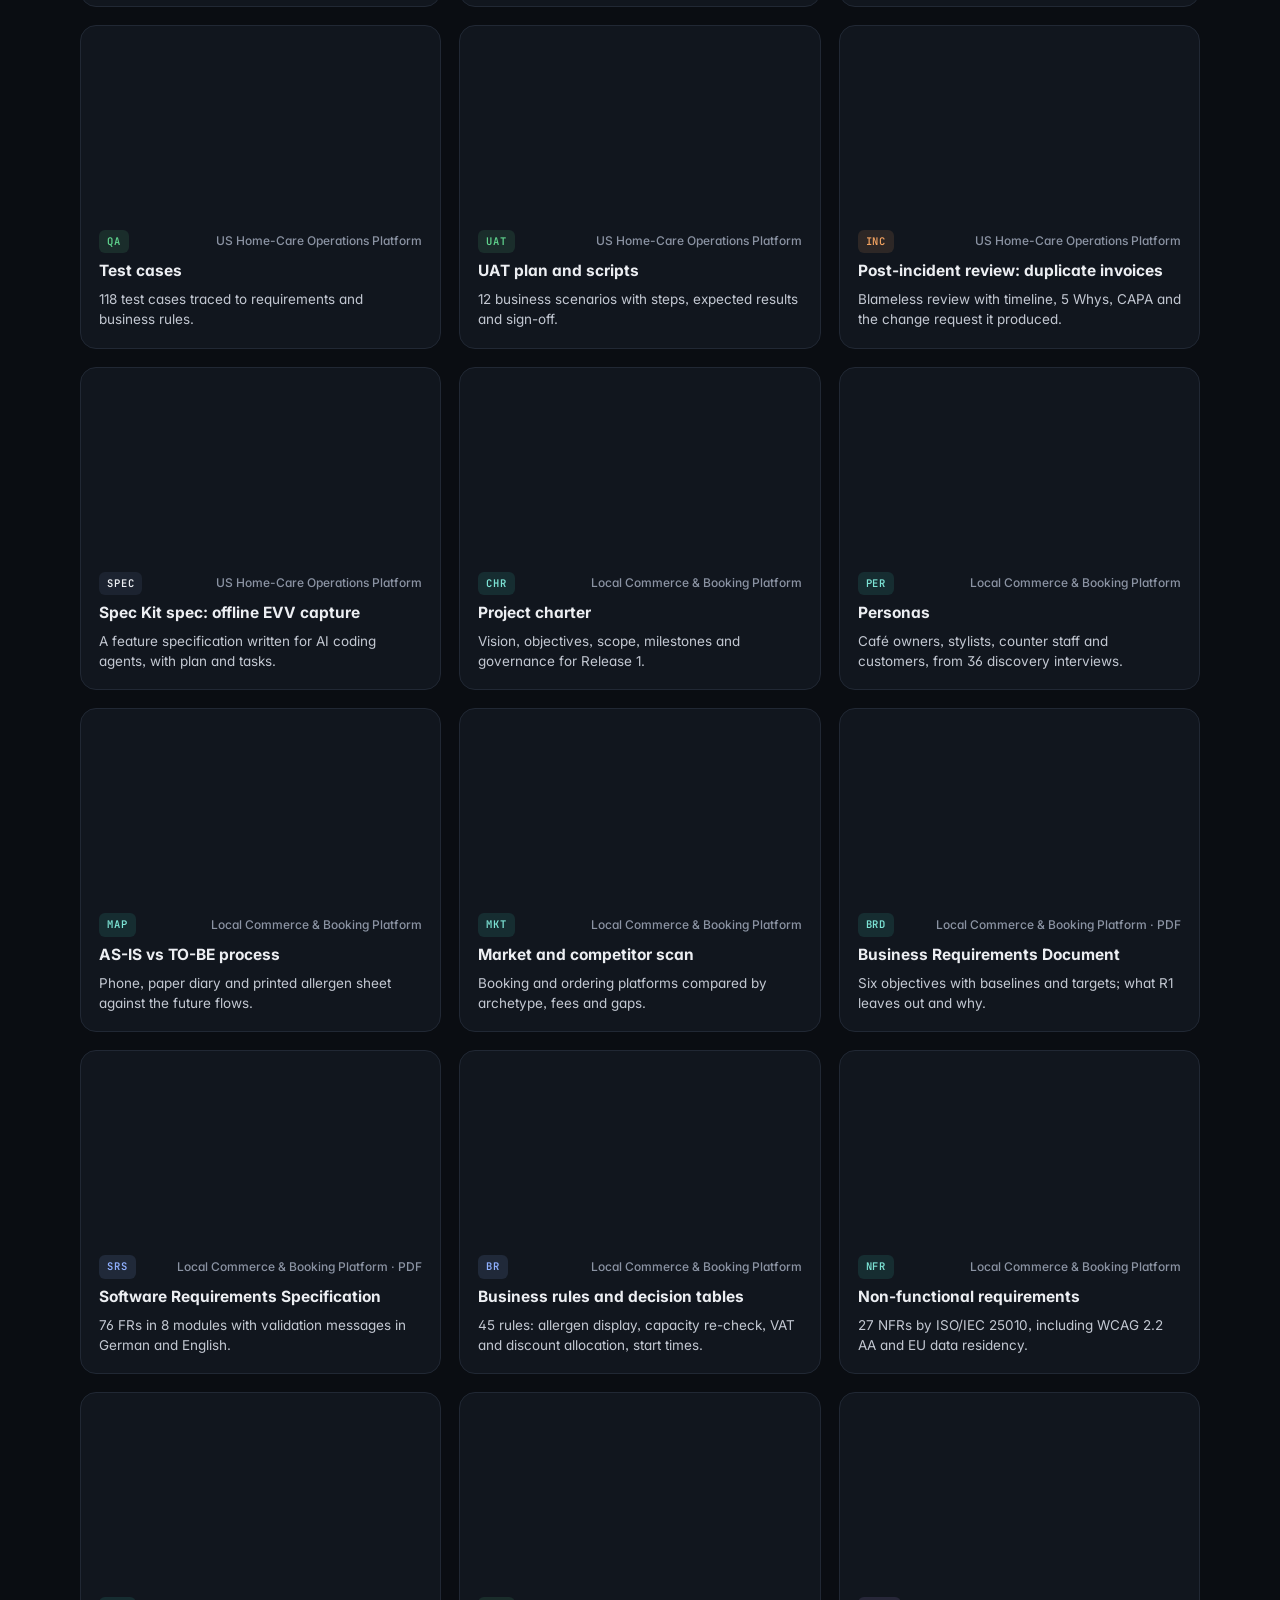
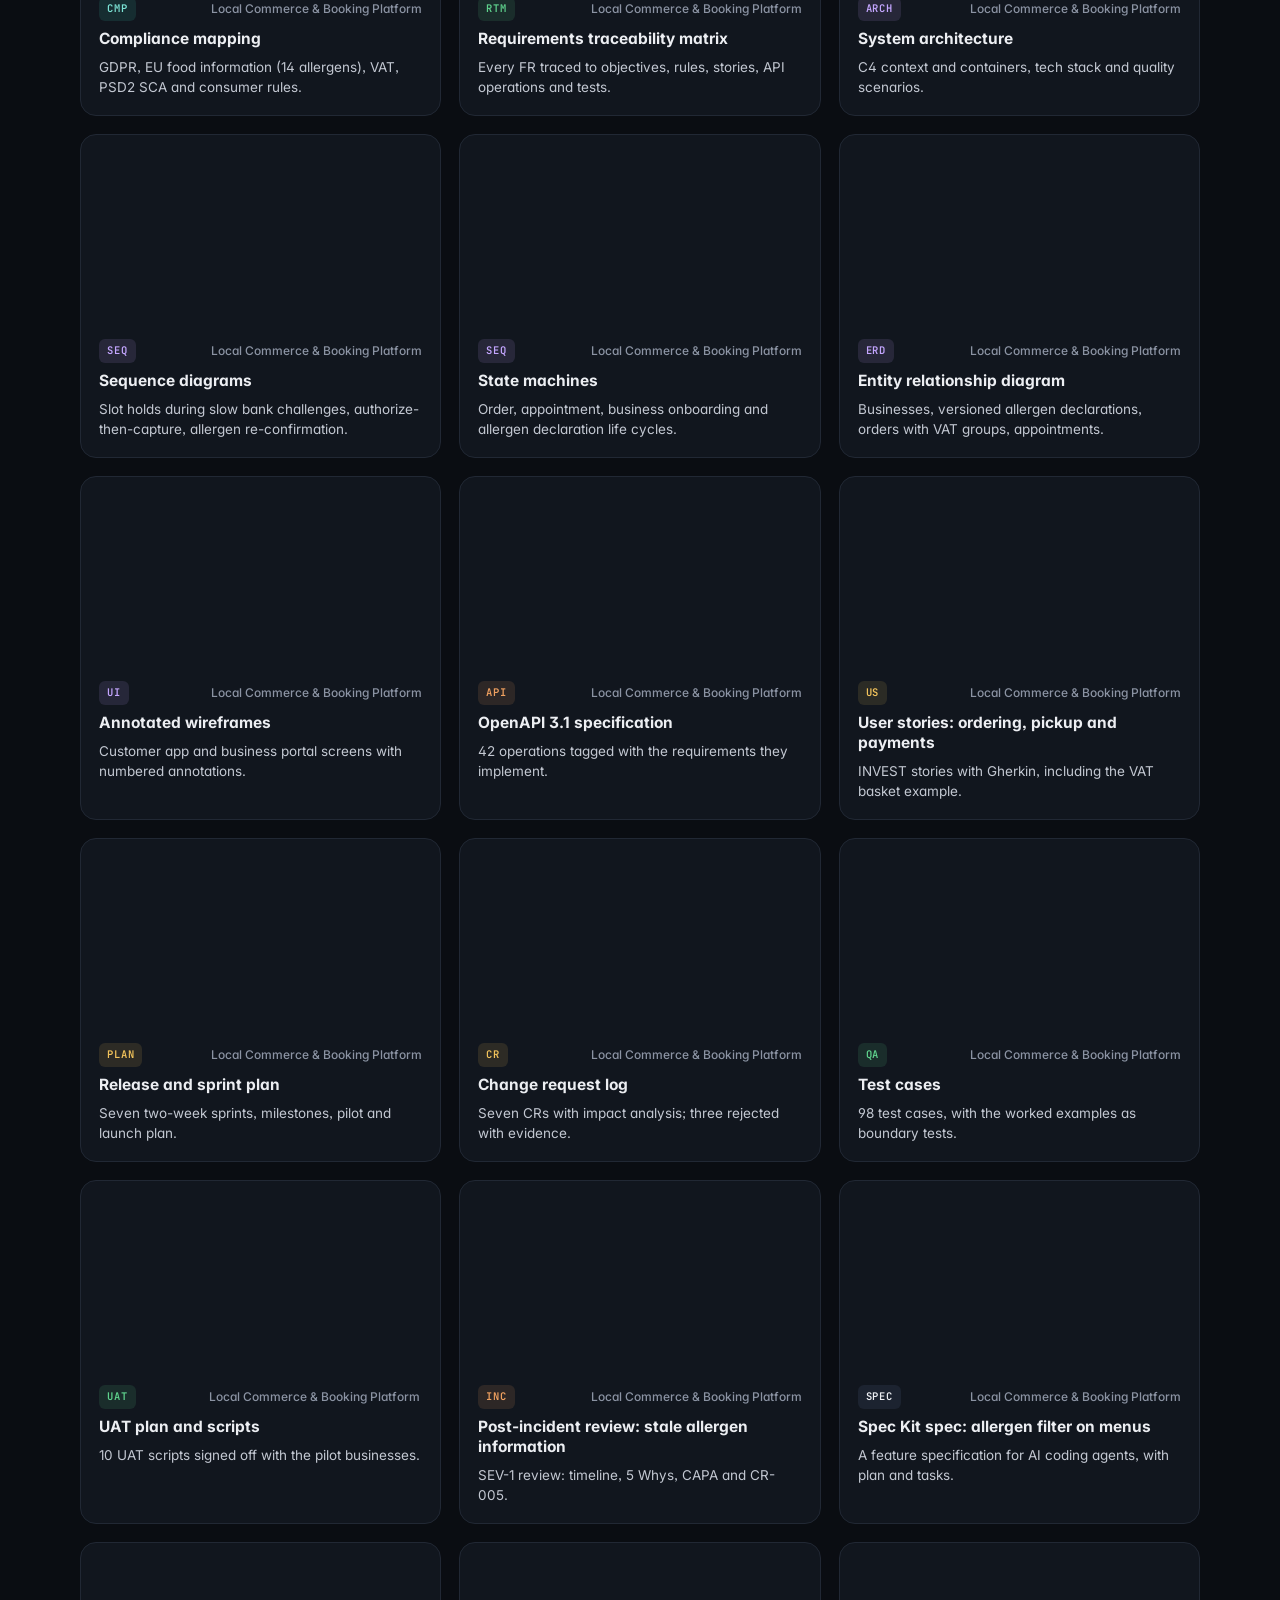
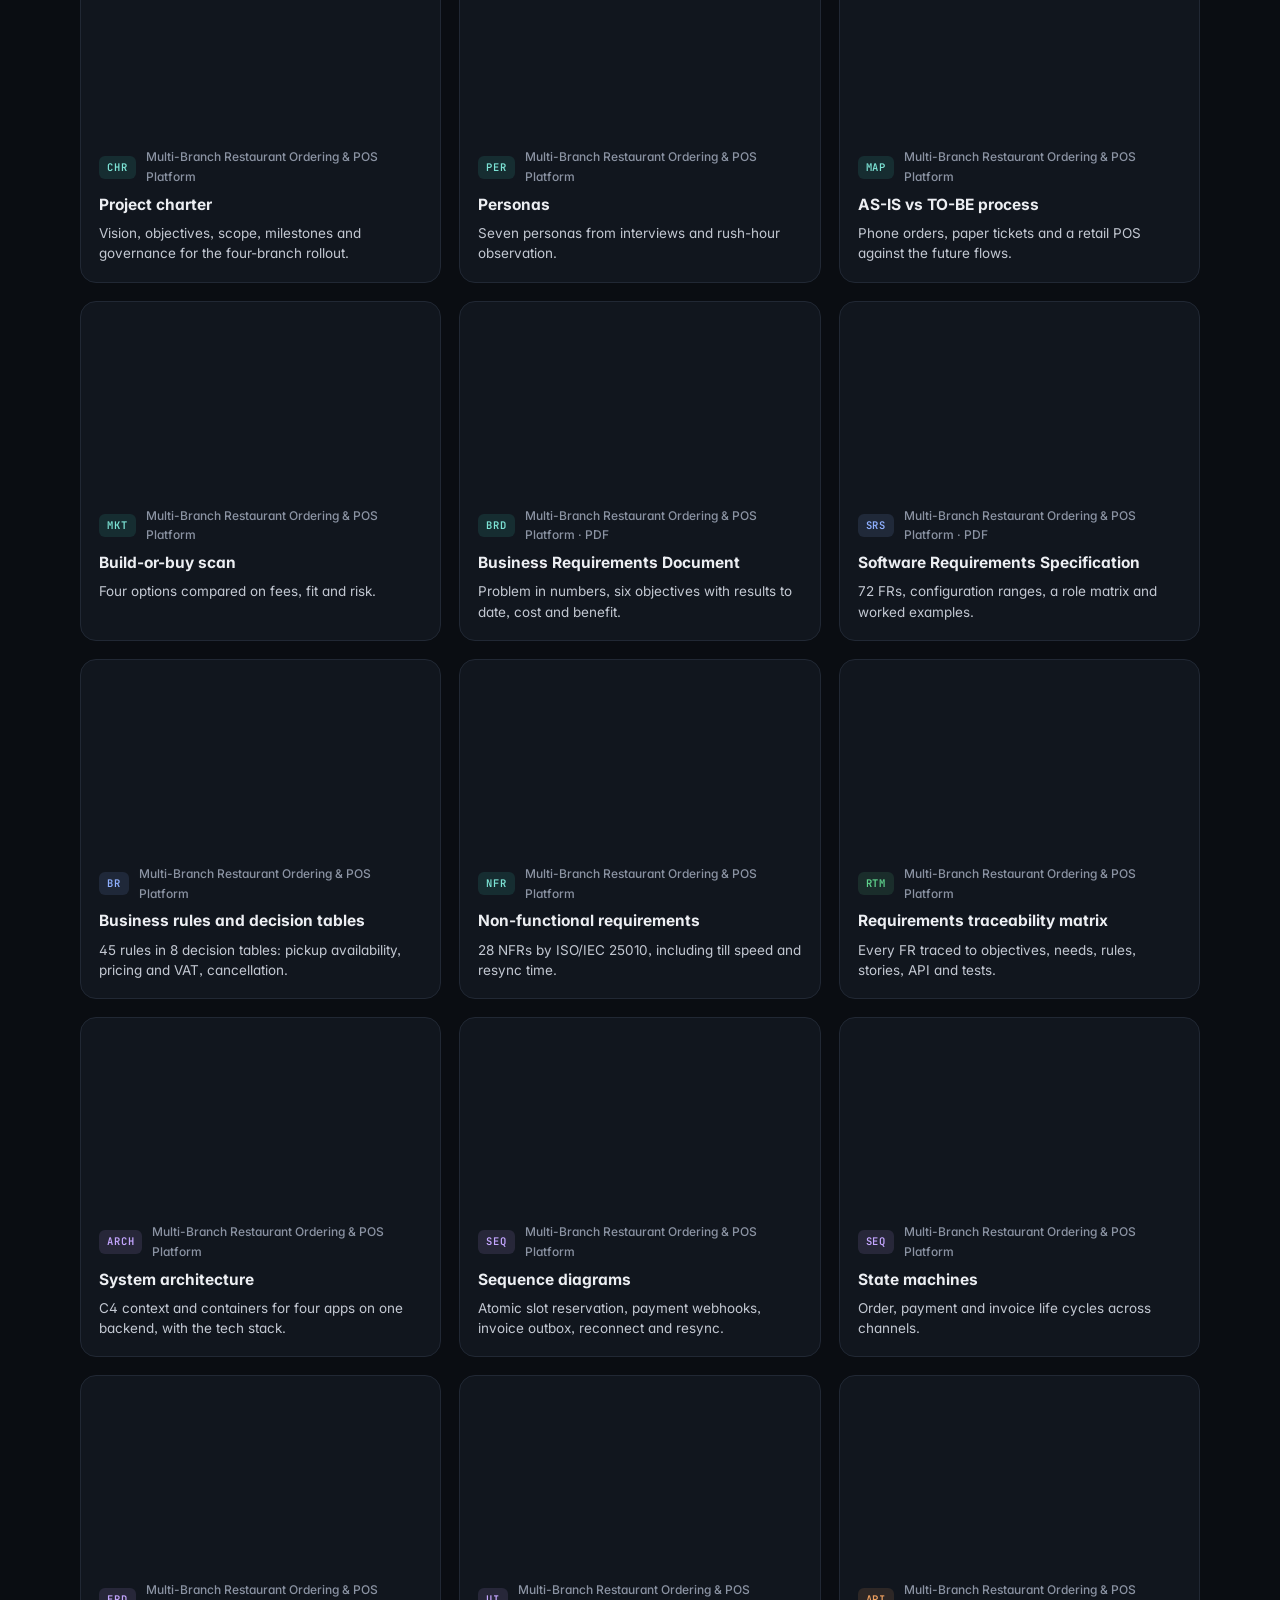
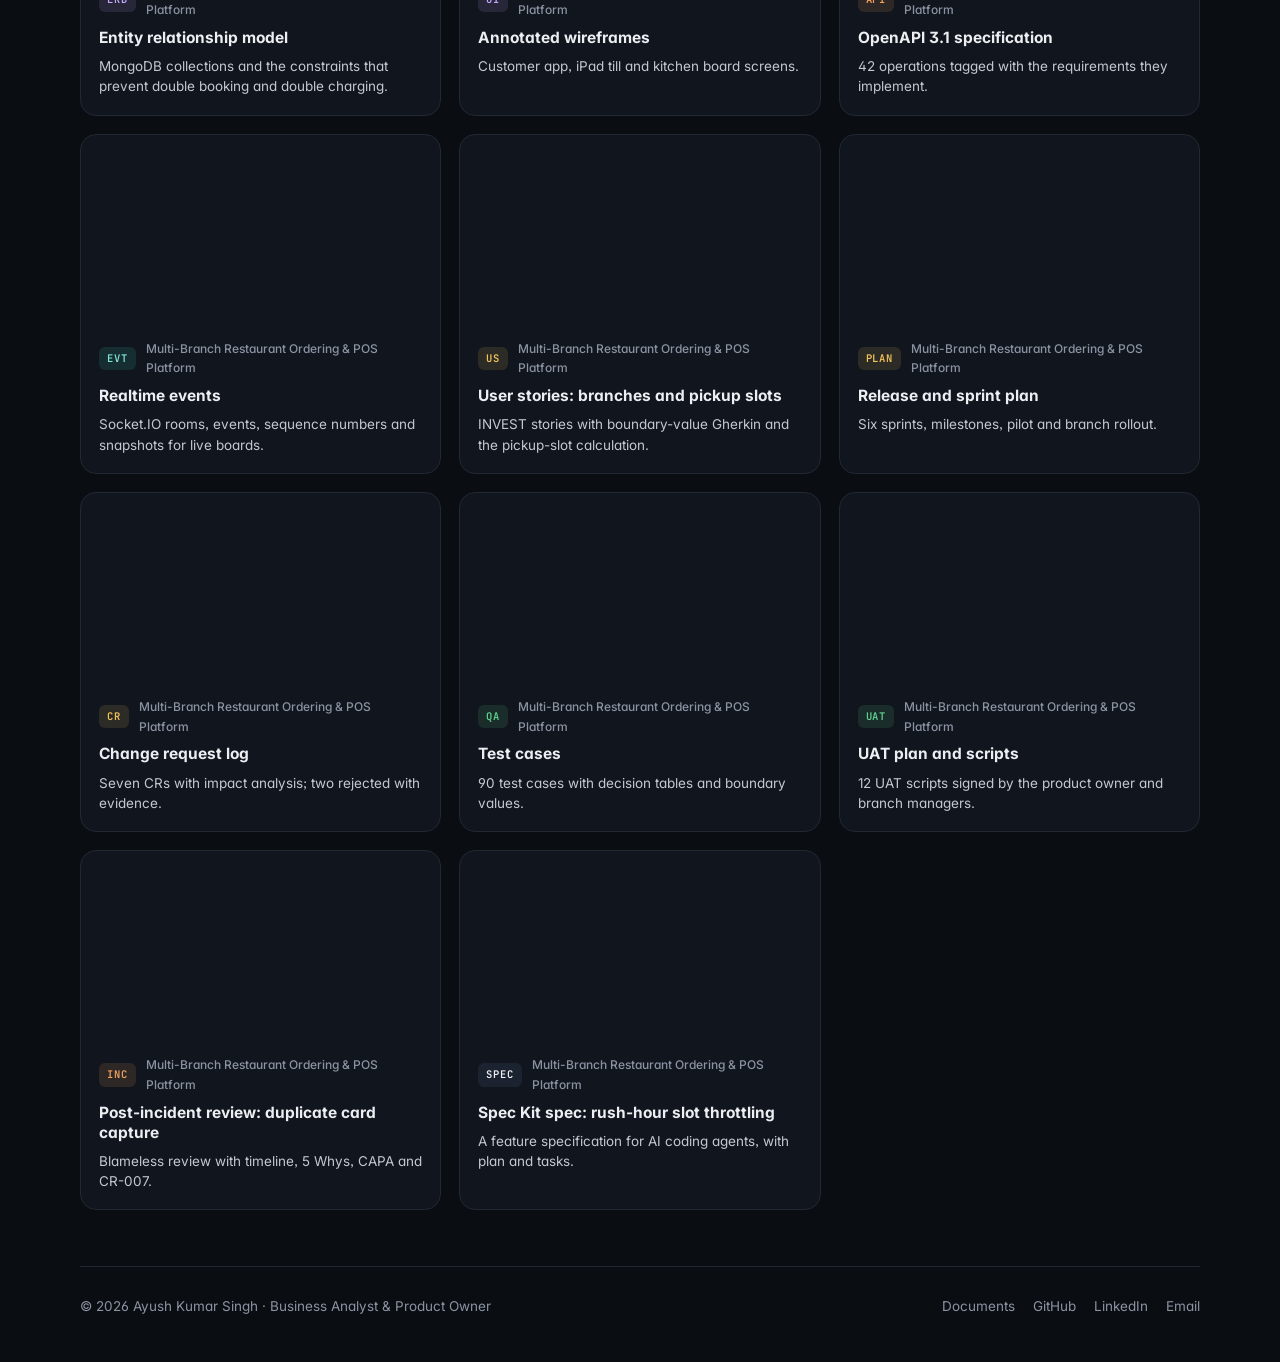
<file: library.html>
<!doctype html>
<html lang="en" data-theme="dark" data-base="" data-library="library.html">
<head>
<meta charset="utf-8">
<meta name="viewport" content="width=device-width, initial-scale=1">
<title>Document library · Ayush Kumar Singh</title>
<meta name="description" content="BRDs, SRSs, business rules, user stories, diagrams, wireframes, API specs, test cases, UAT scripts and incident reviews from three public Business Analysis case studies.">
<meta name="author" content="Ayush Kumar Singh">
<link rel="canonical" href="https://ayushsingh0456.github.io/library.html">
<meta name="theme-color" content="#f6f4ef" media="(prefers-color-scheme: light)">
<meta name="theme-color" content="#0a0d12" media="(prefers-color-scheme: dark)">
<meta property="og:type" content="website">
<meta property="og:title" content="Document library · Ayush Kumar Singh">
<meta property="og:description" content="BRDs, SRSs, business rules, user stories, diagrams, wireframes, API specs, test cases, UAT scripts and incident reviews from three public Business Analysis case studies.">
<meta property="og:url" content="https://ayushsingh0456.github.io/library.html">
<meta property="og:image" content="https://ayushsingh0456.github.io/assets/og.png">
<meta name="twitter:card" content="summary_large_image">
<link rel="icon" href="assets/favicon.svg" type="image/svg+xml">
<link rel="preconnect" href="https://fonts.googleapis.com"><link rel="preconnect" href="https://fonts.gstatic.com" crossorigin><link href="https://fonts.googleapis.com/css2?family=Inter:wght@400;500;600;700&family=Instrument+Serif:ital@0;1&family=JetBrains+Mono:wght@400;500;600&display=swap" rel="stylesheet">
<link rel="stylesheet" href="css/styles.css">
<script>(function(){try{var t=localStorage.getItem("theme");if(t==="light"||t==="dark")document.documentElement.setAttribute("data-theme",t);}catch(e){}})();</script>

</head>
<body>
<a class="skip-link" href="#content">Skip to content</a>
<svg width="0" height="0" style="position:absolute" aria-hidden="true"><symbol id="i-github" viewBox="0 0 24 24"><g fill="none" stroke="currentColor" stroke-width="1.8" stroke-linecap="round" stroke-linejoin="round"><path fill="currentColor" stroke="none" d="M12 .5a11.5 11.5 0 0 0-3.64 22.41c.58.1.79-.25.79-.56v-2c-3.2.7-3.88-1.37-3.88-1.37-.53-1.33-1.28-1.69-1.28-1.69-1.05-.71.08-.7.08-.7 1.16.08 1.77 1.19 1.77 1.19 1.03 1.77 2.71 1.26 3.37.96.1-.75.4-1.26.73-1.55-2.55-.29-5.24-1.28-5.24-5.68 0-1.26.45-2.28 1.19-3.09-.12-.29-.52-1.46.11-3.04 0 0 .97-.31 3.17 1.18a11 11 0 0 1 5.77 0c2.2-1.49 3.17-1.18 3.17-1.18.63 1.58.23 2.75.11 3.04.74.81 1.19 1.83 1.19 3.09 0 4.41-2.69 5.38-5.26 5.67.41.36.78 1.06.78 2.14v3.17c0 .31.21.67.8.56A11.5 11.5 0 0 0 12 .5Z"/></g></symbol><symbol id="i-linkedin" viewBox="0 0 24 24"><g fill="none" stroke="currentColor" stroke-width="1.8" stroke-linecap="round" stroke-linejoin="round"><path fill="currentColor" stroke="none" d="M20.45 20.45h-3.56v-5.57c0-1.33-.02-3.04-1.85-3.04-1.86 0-2.14 1.45-2.14 2.94v5.67H9.35V9h3.41v1.56h.05c.48-.9 1.64-1.85 3.37-1.85 3.6 0 4.27 2.37 4.27 5.46v6.28ZM5.34 7.43a2.06 2.06 0 1 1 0-4.13 2.06 2.06 0 0 1 0 4.13ZM7.12 20.45H3.56V9h3.56v11.45ZM22.22 0H1.77C.79 0 0 .77 0 1.73v20.54C0 23.23.79 24 1.77 24h20.45c.98 0 1.78-.77 1.78-1.73V1.73C24 .77 23.2 0 22.22 0Z"/></g></symbol><symbol id="i-mail" viewBox="0 0 24 24"><g fill="none" stroke="currentColor" stroke-width="1.8" stroke-linecap="round" stroke-linejoin="round"><path d="M4 6h16v12H4zM4 7l8 6 8-6"/></g></symbol><symbol id="i-sun" viewBox="0 0 24 24"><g fill="none" stroke="currentColor" stroke-width="1.8" stroke-linecap="round" stroke-linejoin="round"><circle cx="12" cy="12" r="4"/><path d="M12 2v2M12 20v2M4.9 4.9l1.4 1.4M17.7 17.7l1.4 1.4M2 12h2M20 12h2M4.9 19.1l1.4-1.4M17.7 6.3l1.4-1.4"/></g></symbol><symbol id="i-moon" viewBox="0 0 24 24"><g fill="none" stroke="currentColor" stroke-width="1.8" stroke-linecap="round" stroke-linejoin="round"><path d="M20 14.5A8.5 8.5 0 0 1 9.5 4a8.5 8.5 0 1 0 10.5 10.5Z"/></g></symbol><symbol id="i-arrow" viewBox="0 0 24 24"><g fill="none" stroke="currentColor" stroke-width="1.8" stroke-linecap="round" stroke-linejoin="round"><path d="M5 12h14M13 6l6 6-6 6"/></g></symbol><symbol id="i-arrow-left" viewBox="0 0 24 24"><g fill="none" stroke="currentColor" stroke-width="1.8" stroke-linecap="round" stroke-linejoin="round"><path d="M19 12H5M11 6l-6 6 6 6"/></g></symbol><symbol id="i-arrow-ur" viewBox="0 0 24 24"><g fill="none" stroke="currentColor" stroke-width="1.8" stroke-linecap="round" stroke-linejoin="round"><path d="M7 17 17 7M8 7h9v9"/></g></symbol><symbol id="i-chev" viewBox="0 0 24 24"><g fill="none" stroke="currentColor" stroke-width="1.8" stroke-linecap="round" stroke-linejoin="round"><path d="m6 9 6 6 6-6"/></g></symbol><symbol id="i-chev-left" viewBox="0 0 24 24"><g fill="none" stroke="currentColor" stroke-width="1.8" stroke-linecap="round" stroke-linejoin="round"><path d="m15 6-6 6 6 6"/></g></symbol><symbol id="i-chev-right" viewBox="0 0 24 24"><g fill="none" stroke="currentColor" stroke-width="1.8" stroke-linecap="round" stroke-linejoin="round"><path d="m9 6 6 6-6 6"/></g></symbol><symbol id="i-copy" viewBox="0 0 24 24"><g fill="none" stroke="currentColor" stroke-width="1.8" stroke-linecap="round" stroke-linejoin="round"><rect x="8" y="8" width="12" height="12" rx="2"/><path d="M16 8V6a2 2 0 0 0-2-2H6a2 2 0 0 0-2 2v8a2 2 0 0 0 2 2h2"/></g></symbol><symbol id="i-award" viewBox="0 0 24 24"><g fill="none" stroke="currentColor" stroke-width="1.8" stroke-linecap="round" stroke-linejoin="round"><circle cx="12" cy="9" r="6"/><path d="m8.5 14-1.5 8 5-3 5 3-1.5-8"/></g></symbol><symbol id="i-lock" viewBox="0 0 24 24"><g fill="none" stroke="currentColor" stroke-width="1.8" stroke-linecap="round" stroke-linejoin="round"><rect x="5" y="11" width="14" height="10" rx="2"/><path d="M8 11V8a4 4 0 0 1 8 0v3"/></g></symbol><symbol id="i-menu" viewBox="0 0 24 24"><g fill="none" stroke="currentColor" stroke-width="1.8" stroke-linecap="round" stroke-linejoin="round"><path d="M4 7h16M4 12h16M4 17h16"/></g></symbol><symbol id="i-pin" viewBox="0 0 24 24"><g fill="none" stroke="currentColor" stroke-width="1.8" stroke-linecap="round" stroke-linejoin="round"><path d="M12 21s-7-6.1-7-11.5a7 7 0 0 1 14 0C19 14.9 12 21 12 21Z"/><circle cx="12" cy="9.5" r="2.5"/></g></symbol><symbol id="i-doc" viewBox="0 0 24 24"><g fill="none" stroke="currentColor" stroke-width="1.8" stroke-linecap="round" stroke-linejoin="round"><path d="M14 3H7a2 2 0 0 0-2 2v14a2 2 0 0 0 2 2h10a2 2 0 0 0 2-2V8z"/><path d="M14 3v5h5M9 13h6M9 17h4"/></g></symbol><symbol id="i-download" viewBox="0 0 24 24"><g fill="none" stroke="currentColor" stroke-width="1.8" stroke-linecap="round" stroke-linejoin="round"><path d="M12 4v11M7 10l5 5 5-5M5 20h14"/></g></symbol><symbol id="i-external" viewBox="0 0 24 24"><g fill="none" stroke="currentColor" stroke-width="1.8" stroke-linecap="round" stroke-linejoin="round"><path d="M14 4h6v6M20 4l-9 9M18 14v5a1 1 0 0 1-1 1H5a1 1 0 0 1-1-1V7a1 1 0 0 1 1-1h5"/></g></symbol><symbol id="i-link" viewBox="0 0 24 24"><g fill="none" stroke="currentColor" stroke-width="1.8" stroke-linecap="round" stroke-linejoin="round"><path d="M10 14a4 4 0 0 0 5.66 0l3-3a4 4 0 0 0-5.66-5.66l-1 1"/><path d="M14 10a4 4 0 0 0-5.66 0l-3 3a4 4 0 0 0 5.66 5.66l1-1"/></g></symbol><symbol id="i-x" viewBox="0 0 24 24"><g fill="none" stroke="currentColor" stroke-width="1.8" stroke-linecap="round" stroke-linejoin="round"><path d="M6 6l12 12M18 6 6 18"/></g></symbol><symbol id="i-search" viewBox="0 0 24 24"><g fill="none" stroke="currentColor" stroke-width="1.8" stroke-linecap="round" stroke-linejoin="round"><circle cx="11" cy="11" r="7"/><path d="m20 20-3.5-3.5"/></g></symbol><symbol id="i-compass" viewBox="0 0 24 24"><g fill="none" stroke="currentColor" stroke-width="1.8" stroke-linecap="round" stroke-linejoin="round"><circle cx="12" cy="12" r="9"/><path d="m15.5 8.5-2 5-5 2 2-5z"/></g></symbol><symbol id="i-calendar" viewBox="0 0 24 24"><g fill="none" stroke="currentColor" stroke-width="1.8" stroke-linecap="round" stroke-linejoin="round"><rect x="4" y="5" width="16" height="15" rx="2"/><path d="M4 10h16M9 3v4M15 3v4"/></g></symbol><symbol id="i-check" viewBox="0 0 24 24"><g fill="none" stroke="currentColor" stroke-width="1.8" stroke-linecap="round" stroke-linejoin="round"><path d="M4 12.5 9 17l11-11"/></g></symbol><symbol id="i-checklist" viewBox="0 0 24 24"><g fill="none" stroke="currentColor" stroke-width="1.8" stroke-linecap="round" stroke-linejoin="round"><path d="M9 6h11M9 12h11M9 18h11"/><path d="m3.5 6 1.5 1.5L7.5 5M3.5 12l1.5 1.5L7.5 11M3.5 18l1.5 1.5L7.5 17"/></g></symbol><symbol id="i-users" viewBox="0 0 24 24"><g fill="none" stroke="currentColor" stroke-width="1.8" stroke-linecap="round" stroke-linejoin="round"><circle cx="9" cy="8" r="3.5"/><path d="M2.5 20a6.5 6.5 0 0 1 13 0M16 4.5a3.5 3.5 0 0 1 0 7M18 14.5a6.5 6.5 0 0 1 3.5 5.5"/></g></symbol><symbol id="i-sparkle" viewBox="0 0 24 24"><g fill="none" stroke="currentColor" stroke-width="1.8" stroke-linecap="round" stroke-linejoin="round"><path d="M12 3v4M12 17v4M3 12h4M17 12h4M6.3 6.3l2.5 2.5M15.2 15.2l2.5 2.5M6.3 17.7l2.5-2.5M15.2 8.8l2.5-2.5"/></g></symbol><symbol id="i-health" viewBox="0 0 24 24"><g fill="none" stroke="currentColor" stroke-width="1.8" stroke-linecap="round" stroke-linejoin="round"><path d="M12 20s-7.5-4.6-9-9.3C1.9 7.1 4.2 4 7.4 4c2 0 3.6 1.2 4.6 2.8C13 5.2 14.6 4 16.6 4c3.2 0 5.5 3.1 4.4 6.7C19.5 15.4 12 20 12 20Z"/><path d="M8 11h2l1-2 2 4 1-2h2"/></g></symbol><symbol id="i-store" viewBox="0 0 24 24"><g fill="none" stroke="currentColor" stroke-width="1.8" stroke-linecap="round" stroke-linejoin="round"><path d="M4 9 5.5 4h13L20 9M4 9h16v11H4zM4 9a2.7 2.7 0 0 0 5.3 0 2.7 2.7 0 0 0 5.4 0 2.7 2.7 0 0 0 5.3 0M10 20v-5h4v5"/></g></symbol><symbol id="i-utensils" viewBox="0 0 24 24"><g fill="none" stroke="currentColor" stroke-width="1.8" stroke-linecap="round" stroke-linejoin="round"><path d="M7 3v8a2 2 0 0 0 2 2v8M11 3v6a2 2 0 0 1-2 2M3 3v6a2 2 0 0 0 2 2M17 21V3c-2 1-3.5 3.5-3.5 7v3H17"/></g></symbol><symbol id="i-wallet" viewBox="0 0 24 24"><g fill="none" stroke="currentColor" stroke-width="1.8" stroke-linecap="round" stroke-linejoin="round"><path d="M4 7a2 2 0 0 1 2-2h11v4"/><rect x="3" y="7" width="18" height="13" rx="2"/><path d="M16 13.5h2"/></g></symbol><symbol id="i-dumbbell" viewBox="0 0 24 24"><g fill="none" stroke="currentColor" stroke-width="1.8" stroke-linecap="round" stroke-linejoin="round"><path d="M6.5 6.5v11M17.5 6.5v11M3.5 9v6M20.5 9v6M6.5 12h11"/></g></symbol><symbol id="i-hotel" viewBox="0 0 24 24"><g fill="none" stroke="currentColor" stroke-width="1.8" stroke-linecap="round" stroke-linejoin="round"><path d="M3 21V8l9-5 9 5v13M9 21v-6h6v6M8 10h.01M12 10h.01M16 10h.01"/></g></symbol><symbol id="i-cpu" viewBox="0 0 24 24"><g fill="none" stroke="currentColor" stroke-width="1.8" stroke-linecap="round" stroke-linejoin="round"><rect x="6" y="6" width="12" height="12" rx="2"/><path d="M9.5 9.5h5v5h-5zM9 2v4M15 2v4M9 18v4M15 18v4M2 9h4M2 15h4M18 9h4M18 15h4"/></g></symbol><symbol id="i-flow" viewBox="0 0 24 24"><g fill="none" stroke="currentColor" stroke-width="1.8" stroke-linecap="round" stroke-linejoin="round"><rect x="3" y="3" width="7" height="6" rx="1.5"/><rect x="14" y="15" width="7" height="6" rx="1.5"/><path d="M6.5 9v4.5a2 2 0 0 0 2 2H14"/></g></symbol><symbol id="i-shield" viewBox="0 0 24 24"><g fill="none" stroke="currentColor" stroke-width="1.8" stroke-linecap="round" stroke-linejoin="round"><path d="M12 3 4.5 6v6c0 4.4 3.2 7.8 7.5 9 4.3-1.2 7.5-4.6 7.5-9V6z"/><path d="m9 12 2 2 4-4"/></g></symbol><symbol id="i-target" viewBox="0 0 24 24"><g fill="none" stroke="currentColor" stroke-width="1.8" stroke-linecap="round" stroke-linejoin="round"><circle cx="12" cy="12" r="9"/><circle cx="12" cy="12" r="5"/><circle cx="12" cy="12" r="1.5"/></g></symbol><symbol id="i-code" viewBox="0 0 24 24"><g fill="none" stroke="currentColor" stroke-width="1.8" stroke-linecap="round" stroke-linejoin="round"><path d="m8 8-4 4 4 4M16 8l4 4-4 4M14 5l-4 14"/></g></symbol><symbol id="i-layers" viewBox="0 0 24 24"><g fill="none" stroke="currentColor" stroke-width="1.8" stroke-linecap="round" stroke-linejoin="round"><path d="m12 3 9 5-9 5-9-5z"/><path d="m3 13 9 5 9-5"/></g></symbol><symbol id="i-rocket" viewBox="0 0 24 24"><g fill="none" stroke="currentColor" stroke-width="1.8" stroke-linecap="round" stroke-linejoin="round"><path d="M5 15c-1 1-1.5 4-1.5 4.5S6 19 9 18M14.5 4.5c3-1 5-1 5-1s0 2-1 5L12 15l-3-3z"/><path d="M9 12 6.5 11.5 9 8h4M12 15l.5 2.5L16 15v-4"/></g></symbol><symbol id="i-chat" viewBox="0 0 24 24"><g fill="none" stroke="currentColor" stroke-width="1.8" stroke-linecap="round" stroke-linejoin="round"><path d="M4 5h16v11H9l-5 4z"/><path d="M8 9.5h8M8 12.5h5"/></g></symbol></svg>
<header class="nav">
  <div class="container">
    <a class="brand" href="index.html" aria-label="Portfolio home"><span class="brand-avatar"><img src="assets/img/ayush.webp" alt="" width="36" height="36"></span><span class="brand-name">Ayush Kumar Singh<small>Business Analyst &amp; Product Owner</small></span></a>
    <nav aria-label="Primary"><ul class="nav-links"><li><a href="index.html#work">Projects</a></li><li><a href="index.html#about">About</a></li><li><a href="index.html#experience">Experience</a></li><li><a href="index.html#contact">Contact</a></li></ul></nav>
    <div class="nav-right">
      <button class="icon-btn theme-toggle" type="button" data-theme-toggle aria-label="Toggle theme"><svg class="i-sun" aria-hidden="true"><use href="#i-sun"/></svg><svg class="i-moon" aria-hidden="true"><use href="#i-moon"/></svg></button>
      <a class="btn btn-primary btn-sm btn-nav" href="index.html#contact">Let&#x27;s connect</a>
      <button class="icon-btn menu-btn" type="button" data-menu-toggle aria-expanded="false" aria-controls="mobile-menu" aria-label="Open menu"><svg aria-hidden="true"><use href="#i-menu"/></svg></button>
    </div>
  </div>
  
</header>
<nav class="mobile-menu" id="mobile-menu" aria-label="Mobile"><a href="index.html#work">Projects</a><a href="index.html#about">About</a><a href="index.html#experience">Experience</a><a href="index.html#contact">Contact</a></nav>
<main id="content">
<div class="backdrop" aria-hidden="true"></div>
<section class="lib-hero">
  <div class="container">
    <nav class="crumbs" aria-label="Breadcrumb"><a href="index.html">Home</a><span>/</span><span>Document library</span></nav>
    <h1>The documents behind the <em>case studies</em>.</h1>
    <p>71 documents from three public case studies, from the project charter to the post-incident review. Each opens here, rendered live from its GitHub repository, with diagrams drawn in place. The BRDs and SRSs are also available as formatted PDFs.</p>
    <p class="nda" style="max-width:760px"><svg aria-hidden="true"><use href="#i-lock"/></svg>Project names and data in these case studies are changed or synthetic, written to the standard of my client work. Client documents and real names stay confidential.</p>
  </div>
</section>
<div class="lib-bar">
  <div class="container">
    <div class="row" data-lib-filter="project" role="group" aria-label="Filter by project"><span>Project</span><button class="chip" type="button" data-value="all" aria-pressed="true">All <span class="count">71</span></button><button class="chip" type="button" data-value="homecare" aria-pressed="false">US Home-Care Operations Platform <span class="count">25</span></button><button class="chip" type="button" data-value="commerce" aria-pressed="false">Local Commerce &amp; Booking Platform <span class="count">23</span></button><button class="chip" type="button" data-value="restaurant" aria-pressed="false">Multi-Branch Restaurant Ordering &amp; POS Platform <span class="count">23</span></button><label class="search"><span class="visually-hidden">Search documents</span><svg aria-hidden="true"><use href="#i-search"/></svg><input type="search" placeholder="Search documents" data-lib-search></label></div>
    <div class="row" data-lib-filter="group" role="group" aria-label="Filter by type"><span>Type</span><button class="chip" type="button" data-value="all" aria-pressed="true">All types</button><button class="chip" type="button" data-value="discovery" aria-pressed="false">Discovery <span class="count">12</span></button><button class="chip" type="button" data-value="requirements" aria-pressed="false">Requirements <span class="count">17</span></button><button class="chip" type="button" data-value="design" aria-pressed="false">Design <span class="count">19</span></button><button class="chip" type="button" data-value="delivery" aria-pressed="false">Delivery <span class="count">10</span></button><button class="chip" type="button" data-value="quality" aria-pressed="false">Quality <span class="count">7</span></button><button class="chip" type="button" data-value="operations" aria-pressed="false">Operations <span class="count">3</span></button><button class="chip" type="button" data-value="ai" aria-pressed="false">AI & specs <span class="count">3</span></button></div>
  </div>
</div>
<section class="container" data-library>
  <p class="lib-count" data-lib-count></p>
  <div class="lib-grid"><button class="doc-card reveal" type="button" data-doc="homecare-project-charter" data-project="homecare" data-group="discovery" data-text="project charter vision, objectives, scope boundaries, milestones, budget assumptions and governance. homecare chr"><div class="doc-thumb"><div class="glyph"><svg viewBox="0 0 240 180"><rect x="20" y="16" width="200" height="150" rx="8" fill="var(--surface)" stroke="var(--border)"/><rect x="34" y="28" width="90" height="9" rx="4" fill="var(--accent)" opacity=".5"/><rect x="34" y="40" width="150" height="6" rx="3" fill="var(--border-strong)"/><rect x="34" y="54" width="120" height="6" rx="3" fill="var(--border-strong)"/><rect x="34" y="68" width="90" height="6" rx="3" fill="var(--border-strong)"/><rect x="34" y="82" width="150" height="6" rx="3" fill="var(--border-strong)"/><rect x="34" y="96" width="120" height="6" rx="3" fill="var(--border-strong)"/><rect x="34" y="110" width="90" height="6" rx="3" fill="var(--border-strong)"/></svg></div></div><div class="doc-meta"><div class="row"><span class="kind" data-k="CHR">CHR</span><span class="proj-tag">US Home-Care Operations Platform</span></div><b>Project charter</b><p>Vision, objectives, scope boundaries, milestones, budget assumptions and governance.</p></div></button><button class="doc-card reveal" type="button" data-doc="homecare-stakeholder-register-raci" data-project="homecare" data-group="discovery" data-text="stakeholder register and raci who decides, who is consulted and how each stakeholder is engaged. homecare raci"><div class="doc-thumb"><div class="glyph"><svg viewBox="0 0 240 180"><rect x="20" y="16" width="200" height="150" rx="8" fill="var(--surface)" stroke="var(--border)"/><rect x="34" y="34" width="172" height="16" rx="3" fill="var(--surface-3)"/><rect x="40" y="39" width="40" height="6" rx="3" fill="var(--border-strong)"/><rect x="92" y="39" width="70" height="6" rx="3" fill="var(--border-strong)"/><rect x="34" y="54" width="172" height="16" rx="3" fill="var(--surface-2)"/><rect x="40" y="59" width="40" height="6" rx="3" fill="var(--border-strong)"/><rect x="92" y="59" width="70" height="6" rx="3" fill="var(--border-strong)"/><circle cx="190" cy="62" r="4" fill="var(--ok)"/><rect x="34" y="74" width="172" height="16" rx="3" fill="var(--surface-2)"/><rect x="40" y="79" width="40" height="6" rx="3" fill="var(--border-strong)"/><rect x="92" y="79" width="70" height="6" rx="3" fill="var(--border-strong)"/><circle cx="190" cy="82" r="4" fill="var(--ok)"/><rect x="34" y="94" width="172" height="16" rx="3" fill="var(--surface-2)"/><rect x="40" y="99" width="40" height="6" rx="3" fill="var(--border-strong)"/><rect x="92" y="99" width="70" height="6" rx="3" fill="var(--border-strong)"/><circle cx="190" cy="102" r="4" fill="var(--ok)"/><rect x="34" y="114" width="172" height="16" rx="3" fill="var(--surface-2)"/><rect x="40" y="119" width="40" height="6" rx="3" fill="var(--border-strong)"/><rect x="92" y="119" width="70" height="6" rx="3" fill="var(--border-strong)"/><circle cx="190" cy="122" r="4" fill="var(--ok)"/><rect x="34" y="134" width="172" height="16" rx="3" fill="var(--surface-2)"/><rect x="40" y="139" width="40" height="6" rx="3" fill="var(--border-strong)"/><rect x="92" y="139" width="70" height="6" rx="3" fill="var(--border-strong)"/><circle cx="190" cy="142" r="4" fill="var(--ok)"/></svg></div></div><div class="doc-meta"><div class="row"><span class="kind" data-k="RACI">RACI</span><span class="proj-tag">US Home-Care Operations Platform</span></div><b>Stakeholder register and RACI</b><p>Who decides, who is consulted and how each stakeholder is engaged.</p></div></button><button class="doc-card reveal" type="button" data-doc="homecare-personas" data-project="homecare" data-group="discovery" data-text="personas five personas grounded in workshop findings, with goals, pains and constraints. homecare per"><div class="doc-thumb"><div class="glyph"><svg viewBox="0 0 240 180"><rect x="20" y="16" width="200" height="150" rx="8" fill="var(--surface)" stroke="var(--border)"/><rect x="34" y="28" width="90" height="9" rx="4" fill="var(--accent)" opacity=".5"/><rect x="34" y="40" width="150" height="6" rx="3" fill="var(--border-strong)"/><rect x="34" y="54" width="120" height="6" rx="3" fill="var(--border-strong)"/><rect x="34" y="68" width="90" height="6" rx="3" fill="var(--border-strong)"/><rect x="34" y="82" width="150" height="6" rx="3" fill="var(--border-strong)"/><rect x="34" y="96" width="120" height="6" rx="3" fill="var(--border-strong)"/><rect x="34" y="110" width="90" height="6" rx="3" fill="var(--border-strong)"/></svg></div></div><div class="doc-meta"><div class="row"><span class="kind" data-k="PER">PER</span><span class="proj-tag">US Home-Care Operations Platform</span></div><b>Personas</b><p>Five personas grounded in workshop findings, with goals, pains and constraints.</p></div></button><button class="doc-card reveal" type="button" data-doc="homecare-current-vs-future-state" data-project="homecare" data-group="discovery" data-text="as-is vs to-be process current paper-and-phone process against the future state, with 12 quantified pain points. homecare map"><div class="doc-thumb"><div class="glyph"><svg viewBox="0 0 240 180"><rect x="20" y="16" width="200" height="150" rx="8" fill="var(--surface)" stroke="var(--border)"/><rect x="40" y="34" width="64" height="34" rx="6" fill="var(--accent-soft)" stroke="var(--accent)"/><rect x="50" y="44" width="40" height="5" rx="2.5" fill="var(--accent)" opacity=".5"/><rect x="140" y="34" width="64" height="34" rx="6" fill="var(--accent-soft)" stroke="var(--accent)"/><rect x="150" y="44" width="40" height="5" rx="2.5" fill="var(--accent)" opacity=".5"/><rect x="40" y="110" width="64" height="34" rx="6" fill="var(--accent-soft)" stroke="var(--accent)"/><rect x="50" y="120" width="40" height="5" rx="2.5" fill="var(--accent)" opacity=".5"/><rect x="140" y="110" width="64" height="34" rx="6" fill="var(--accent-soft)" stroke="var(--accent)"/><rect x="150" y="120" width="40" height="5" rx="2.5" fill="var(--accent)" opacity=".5"/><path d="M104 51h36M72 68v42M172 68v42M104 127h36" stroke="var(--accent)" stroke-width="2"/></svg></div></div><div class="doc-meta"><div class="row"><span class="kind" data-k="MAP">MAP</span><span class="proj-tag">US Home-Care Operations Platform</span></div><b>AS-IS vs TO-BE process</b><p>Current paper-and-phone process against the future state, with 12 quantified pain points.</p></div></button><button class="doc-card reveal" type="button" data-doc="homecare-brd" data-project="homecare" data-group="requirements" data-text="business requirements document six measurable objectives with baselines and targets, business needs, scope and sign-off. homecare brd"><div class="doc-thumb"><div class="paper back"><img src="assets/thumbs/home-care-BRD-cover.webp" alt="" loading="lazy"></div><div class="paper front"><img src="assets/thumbs/home-care-BRD.webp" alt="" loading="lazy"></div></div><div class="doc-meta"><div class="row"><span class="kind" data-k="BRD">BRD</span><span class="proj-tag">US Home-Care Operations Platform · PDF</span></div><b>Business Requirements Document</b><p>Six measurable objectives with baselines and targets, business needs, scope and sign-off.</p></div></button><button class="doc-card reveal" type="button" data-doc="homecare-srs" data-project="homecare" data-group="requirements" data-text="software requirements specification iso/iec/ieee 29148 srs: 93 functional requirements with field-level validation and messages. homecare srs"><div class="doc-thumb"><div class="paper back"><img src="assets/thumbs/home-care-SRS-cover.webp" alt="" loading="lazy"></div><div class="paper front"><img src="assets/thumbs/home-care-SRS.webp" alt="" loading="lazy"></div></div><div class="doc-meta"><div class="row"><span class="kind" data-k="SRS">SRS</span><span class="proj-tag">US Home-Care Operations Platform · PDF</span></div><b>Software Requirements Specification</b><p>ISO/IEC/IEEE 29148 SRS: 93 functional requirements with field-level validation and messages.</p></div></button><button class="doc-card reveal" type="button" data-doc="homecare-business-rules" data-project="homecare" data-group="requirements" data-text="business rules and decision tables 58 rules: evv exceptions, overtime with no premium stacking, 15-minute billing units. homecare br"><div class="doc-thumb"><div class="glyph"><svg viewBox="0 0 240 180"><rect x="20" y="16" width="200" height="150" rx="8" fill="var(--surface)" stroke="var(--border)"/><rect x="34" y="34" width="172" height="16" rx="3" fill="var(--surface-3)"/><rect x="40" y="39" width="40" height="6" rx="3" fill="var(--border-strong)"/><rect x="92" y="39" width="70" height="6" rx="3" fill="var(--border-strong)"/><rect x="34" y="54" width="172" height="16" rx="3" fill="var(--surface-2)"/><rect x="40" y="59" width="40" height="6" rx="3" fill="var(--border-strong)"/><rect x="92" y="59" width="70" height="6" rx="3" fill="var(--border-strong)"/><circle cx="190" cy="62" r="4" fill="var(--ok)"/><rect x="34" y="74" width="172" height="16" rx="3" fill="var(--surface-2)"/><rect x="40" y="79" width="40" height="6" rx="3" fill="var(--border-strong)"/><rect x="92" y="79" width="70" height="6" rx="3" fill="var(--border-strong)"/><circle cx="190" cy="82" r="4" fill="var(--ok)"/><rect x="34" y="94" width="172" height="16" rx="3" fill="var(--surface-2)"/><rect x="40" y="99" width="40" height="6" rx="3" fill="var(--border-strong)"/><rect x="92" y="99" width="70" height="6" rx="3" fill="var(--border-strong)"/><circle cx="190" cy="102" r="4" fill="var(--ok)"/><rect x="34" y="114" width="172" height="16" rx="3" fill="var(--surface-2)"/><rect x="40" y="119" width="40" height="6" rx="3" fill="var(--border-strong)"/><rect x="92" y="119" width="70" height="6" rx="3" fill="var(--border-strong)"/><circle cx="190" cy="122" r="4" fill="var(--ok)"/><rect x="34" y="134" width="172" height="16" rx="3" fill="var(--surface-2)"/><rect x="40" y="139" width="40" height="6" rx="3" fill="var(--border-strong)"/><rect x="92" y="139" width="70" height="6" rx="3" fill="var(--border-strong)"/><circle cx="190" cy="142" r="4" fill="var(--ok)"/></svg></div></div><div class="doc-meta"><div class="row"><span class="kind" data-k="BR">BR</span><span class="proj-tag">US Home-Care Operations Platform</span></div><b>Business rules and decision tables</b><p>58 rules: EVV exceptions, overtime with no premium stacking, 15-minute billing units.</p></div></button><button class="doc-card reveal" type="button" data-doc="homecare-non-functional-requirements" data-project="homecare" data-group="requirements" data-text="non-functional requirements 29 measurable nfrs organised by iso/iec 25010 quality characteristics. homecare nfr"><div class="doc-thumb"><div class="glyph"><svg viewBox="0 0 240 180"><rect x="20" y="16" width="200" height="150" rx="8" fill="var(--surface)" stroke="var(--border)"/><rect x="34" y="28" width="90" height="9" rx="4" fill="var(--accent)" opacity=".5"/><rect x="34" y="40" width="150" height="6" rx="3" fill="var(--border-strong)"/><rect x="34" y="54" width="120" height="6" rx="3" fill="var(--border-strong)"/><rect x="34" y="68" width="90" height="6" rx="3" fill="var(--border-strong)"/><rect x="34" y="82" width="150" height="6" rx="3" fill="var(--border-strong)"/><rect x="34" y="96" width="120" height="6" rx="3" fill="var(--border-strong)"/><rect x="34" y="110" width="90" height="6" rx="3" fill="var(--border-strong)"/></svg></div></div><div class="doc-meta"><div class="row"><span class="kind" data-k="NFR">NFR</span><span class="proj-tag">US Home-Care Operations Platform</span></div><b>Non-functional requirements</b><p>29 measurable NFRs organised by ISO/IEC 25010 quality characteristics.</p></div></button><button class="doc-card reveal" type="button" data-doc="homecare-compliance-mapping" data-project="homecare" data-group="requirements" data-text="compliance mapping hipaa safeguards, the cures act evv elements and flsa rules mapped to requirements. homecare cmp"><div class="doc-thumb"><div class="glyph"><svg viewBox="0 0 240 180"><rect x="20" y="16" width="200" height="150" rx="8" fill="var(--surface)" stroke="var(--border)"/><rect x="34" y="28" width="90" height="9" rx="4" fill="var(--accent)" opacity=".5"/><rect x="34" y="40" width="150" height="6" rx="3" fill="var(--border-strong)"/><rect x="34" y="54" width="120" height="6" rx="3" fill="var(--border-strong)"/><rect x="34" y="68" width="90" height="6" rx="3" fill="var(--border-strong)"/><rect x="34" y="82" width="150" height="6" rx="3" fill="var(--border-strong)"/><rect x="34" y="96" width="120" height="6" rx="3" fill="var(--border-strong)"/><rect x="34" y="110" width="90" height="6" rx="3" fill="var(--border-strong)"/></svg></div></div><div class="doc-meta"><div class="row"><span class="kind" data-k="CMP">CMP</span><span class="proj-tag">US Home-Care Operations Platform</span></div><b>Compliance mapping</b><p>HIPAA safeguards, the Cures Act EVV elements and FLSA rules mapped to requirements.</p></div></button><button class="doc-card reveal" type="button" data-doc="homecare-requirements-traceability-matrix" data-project="homecare" data-group="requirements" data-text="requirements traceability matrix generated chain from objective to requirement, rule, story, api operation and test. homecare rtm"><div class="doc-thumb"><div class="glyph"><svg viewBox="0 0 240 180"><rect x="20" y="16" width="200" height="150" rx="8" fill="var(--surface)" stroke="var(--border)"/><rect x="34" y="34" width="172" height="16" rx="3" fill="var(--surface-3)"/><rect x="40" y="39" width="40" height="6" rx="3" fill="var(--border-strong)"/><rect x="92" y="39" width="70" height="6" rx="3" fill="var(--border-strong)"/><rect x="34" y="54" width="172" height="16" rx="3" fill="var(--surface-2)"/><rect x="40" y="59" width="40" height="6" rx="3" fill="var(--border-strong)"/><rect x="92" y="59" width="70" height="6" rx="3" fill="var(--border-strong)"/><circle cx="190" cy="62" r="4" fill="var(--ok)"/><rect x="34" y="74" width="172" height="16" rx="3" fill="var(--surface-2)"/><rect x="40" y="79" width="40" height="6" rx="3" fill="var(--border-strong)"/><rect x="92" y="79" width="70" height="6" rx="3" fill="var(--border-strong)"/><circle cx="190" cy="82" r="4" fill="var(--ok)"/><rect x="34" y="94" width="172" height="16" rx="3" fill="var(--surface-2)"/><rect x="40" y="99" width="40" height="6" rx="3" fill="var(--border-strong)"/><rect x="92" y="99" width="70" height="6" rx="3" fill="var(--border-strong)"/><circle cx="190" cy="102" r="4" fill="var(--ok)"/><rect x="34" y="114" width="172" height="16" rx="3" fill="var(--surface-2)"/><rect x="40" y="119" width="40" height="6" rx="3" fill="var(--border-strong)"/><rect x="92" y="119" width="70" height="6" rx="3" fill="var(--border-strong)"/><circle cx="190" cy="122" r="4" fill="var(--ok)"/><rect x="34" y="134" width="172" height="16" rx="3" fill="var(--surface-2)"/><rect x="40" y="139" width="40" height="6" rx="3" fill="var(--border-strong)"/><rect x="92" y="139" width="70" height="6" rx="3" fill="var(--border-strong)"/><circle cx="190" cy="142" r="4" fill="var(--ok)"/></svg></div></div><div class="doc-meta"><div class="row"><span class="kind" data-k="RTM">RTM</span><span class="proj-tag">US Home-Care Operations Platform</span></div><b>Requirements traceability matrix</b><p>Generated chain from objective to requirement, rule, story, API operation and test.</p></div></button><button class="doc-card reveal" type="button" data-doc="homecare-system-context-and-containers" data-project="homecare" data-group="design" data-text="system context and containers c4 views, container responsibilities and quality-attribute scenarios. homecare arch"><div class="doc-thumb"><div class="glyph"><svg viewBox="0 0 240 180"><rect x="20" y="16" width="200" height="150" rx="8" fill="var(--surface)" stroke="var(--border)"/><rect x="40" y="34" width="64" height="34" rx="6" fill="var(--accent-soft)" stroke="var(--accent)"/><rect x="50" y="44" width="40" height="5" rx="2.5" fill="var(--accent)" opacity=".5"/><rect x="140" y="34" width="64" height="34" rx="6" fill="var(--accent-soft)" stroke="var(--accent)"/><rect x="150" y="44" width="40" height="5" rx="2.5" fill="var(--accent)" opacity=".5"/><rect x="40" y="110" width="64" height="34" rx="6" fill="var(--accent-soft)" stroke="var(--accent)"/><rect x="50" y="120" width="40" height="5" rx="2.5" fill="var(--accent)" opacity=".5"/><rect x="140" y="110" width="64" height="34" rx="6" fill="var(--accent-soft)" stroke="var(--accent)"/><rect x="150" y="120" width="40" height="5" rx="2.5" fill="var(--accent)" opacity=".5"/><path d="M104 51h36M72 68v42M172 68v42M104 127h36" stroke="var(--accent)" stroke-width="2"/></svg></div></div><div class="doc-meta"><div class="row"><span class="kind" data-k="ARCH">ARCH</span><span class="proj-tag">US Home-Care Operations Platform</span></div><b>System context and containers</b><p>C4 views, container responsibilities and quality-attribute scenarios.</p></div></button><button class="doc-card reveal" type="button" data-doc="homecare-sequence-diagrams" data-project="homecare" data-group="design" data-text="sequence diagrams clock-in with identity check, offline sync, billing run and dose escalation. homecare seq"><div class="doc-thumb"><div class="glyph"><svg viewBox="0 0 240 180"><defs><marker id="ah" markerWidth="6" markerHeight="6" refX="5" refY="3" orient="auto"><path d="M0 0 6 3 0 6z" fill="var(--accent)"/></marker></defs><rect x="20" y="16" width="200" height="150" rx="8" fill="var(--surface)" stroke="var(--border)"/><rect x="40" y="30" width="40" height="18" rx="4" fill="var(--accent-soft)" stroke="var(--accent)"/><path d="M60 48v100" stroke="var(--border-strong)" stroke-dasharray="4 4"/><rect x="100" y="30" width="40" height="18" rx="4" fill="var(--accent-soft)" stroke="var(--accent)"/><path d="M120 48v100" stroke="var(--border-strong)" stroke-dasharray="4 4"/><rect x="160" y="30" width="40" height="18" rx="4" fill="var(--accent-soft)" stroke="var(--accent)"/><path d="M180 48v100" stroke="var(--border-strong)" stroke-dasharray="4 4"/><path d="M60 70h60" stroke="var(--accent)" stroke-width="2" marker-end="url(#ah)"/><path d="M120 92h60" stroke="var(--accent)" stroke-width="2" marker-end="url(#ah)"/><path d="M60 114h60" stroke="var(--accent)" stroke-width="2" marker-end="url(#ah)"/></svg></div></div><div class="doc-meta"><div class="row"><span class="kind" data-k="SEQ">SEQ</span><span class="proj-tag">US Home-Care Operations Platform</span></div><b>Sequence diagrams</b><p>Clock-in with identity check, offline sync, billing run and dose escalation.</p></div></button><button class="doc-card reveal" type="button" data-doc="homecare-state-machines" data-project="homecare" data-group="design" data-text="state machines visit, dose task, timesheet and invoice life cycles. homecare seq"><div class="doc-thumb"><div class="glyph"><svg viewBox="0 0 240 180"><defs><marker id="ah" markerWidth="6" markerHeight="6" refX="5" refY="3" orient="auto"><path d="M0 0 6 3 0 6z" fill="var(--accent)"/></marker></defs><rect x="20" y="16" width="200" height="150" rx="8" fill="var(--surface)" stroke="var(--border)"/><rect x="40" y="30" width="40" height="18" rx="4" fill="var(--accent-soft)" stroke="var(--accent)"/><path d="M60 48v100" stroke="var(--border-strong)" stroke-dasharray="4 4"/><rect x="100" y="30" width="40" height="18" rx="4" fill="var(--accent-soft)" stroke="var(--accent)"/><path d="M120 48v100" stroke="var(--border-strong)" stroke-dasharray="4 4"/><rect x="160" y="30" width="40" height="18" rx="4" fill="var(--accent-soft)" stroke="var(--accent)"/><path d="M180 48v100" stroke="var(--border-strong)" stroke-dasharray="4 4"/><path d="M60 70h60" stroke="var(--accent)" stroke-width="2" marker-end="url(#ah)"/><path d="M120 92h60" stroke="var(--accent)" stroke-width="2" marker-end="url(#ah)"/><path d="M60 114h60" stroke="var(--accent)" stroke-width="2" marker-end="url(#ah)"/></svg></div></div><div class="doc-meta"><div class="row"><span class="kind" data-k="SEQ">SEQ</span><span class="proj-tag">US Home-Care Operations Platform</span></div><b>State machines</b><p>Visit, dose task, timesheet and invoice life cycles.</p></div></button><button class="doc-card reveal" type="button" data-doc="homecare-erd" data-project="homecare" data-group="design" data-text="entity relationship diagram tenancy, clients, authorizations, visits, punches, doses, payroll and billing entities. homecare erd"><div class="doc-thumb"><div class="glyph"><svg viewBox="0 0 240 180"><rect x="20" y="16" width="200" height="150" rx="8" fill="var(--surface)" stroke="var(--border)"/><rect x="40" y="34" width="64" height="34" rx="6" fill="var(--accent-soft)" stroke="var(--accent)"/><rect x="50" y="44" width="40" height="5" rx="2.5" fill="var(--accent)" opacity=".5"/><rect x="140" y="34" width="64" height="34" rx="6" fill="var(--accent-soft)" stroke="var(--accent)"/><rect x="150" y="44" width="40" height="5" rx="2.5" fill="var(--accent)" opacity=".5"/><rect x="40" y="110" width="64" height="34" rx="6" fill="var(--accent-soft)" stroke="var(--accent)"/><rect x="50" y="120" width="40" height="5" rx="2.5" fill="var(--accent)" opacity=".5"/><rect x="140" y="110" width="64" height="34" rx="6" fill="var(--accent-soft)" stroke="var(--accent)"/><rect x="150" y="120" width="40" height="5" rx="2.5" fill="var(--accent)" opacity=".5"/><path d="M104 51h36M72 68v42M172 68v42M104 127h36" stroke="var(--accent)" stroke-width="2"/></svg></div></div><div class="doc-meta"><div class="row"><span class="kind" data-k="ERD">ERD</span><span class="proj-tag">US Home-Care Operations Platform</span></div><b>Entity relationship diagram</b><p>Tenancy, clients, authorizations, visits, punches, doses, payroll and billing entities.</p></div></button><button class="doc-card reveal" type="button" data-doc="homecare-readme" data-project="homecare" data-group="design" data-text="annotated wireframes six low-fidelity screens for the caregiver app and the agency web app. homecare ui"><div class="doc-thumb wf"><img src="assets/wf/home-care/cg-01-todays-visits.svg" alt="" loading="lazy"></div><div class="doc-meta"><div class="row"><span class="kind" data-k="UI">UI</span><span class="proj-tag">US Home-Care Operations Platform</span></div><b>Annotated wireframes</b><p>Six low-fidelity screens for the caregiver app and the agency web app.</p></div></button><button class="doc-card reveal" type="button" data-doc="homecare-openapi" data-project="homecare" data-group="design" data-text="openapi 3.1 specification 105 operations, each tagged with the requirements it implements. homecare api"><div class="doc-thumb"><div class="glyph"><svg viewBox="0 0 240 180"><rect x="20" y="16" width="200" height="150" rx="8" fill="var(--surface)" stroke="var(--border)"/><rect x="34" y="34" width="36" height="14" rx="4" fill="var(--info)" opacity=".22"/><text x="52" y="44.5" font-size="7.5" font-family="monospace" text-anchor="middle" fill="var(--info)" font-weight="700">GET</text><rect x="78" y="38" width="110" height="6" rx="3" fill="var(--border-strong)"/><rect x="34" y="55" width="36" height="14" rx="4" fill="var(--ok)" opacity=".22"/><text x="52" y="65.5" font-size="7.5" font-family="monospace" text-anchor="middle" fill="var(--ok)" font-weight="700">POST</text><rect x="78" y="59" width="92" height="6" rx="3" fill="var(--border-strong)"/><rect x="34" y="76" width="36" height="14" rx="4" fill="var(--warn)" opacity=".22"/><text x="52" y="86.5" font-size="7.5" font-family="monospace" text-anchor="middle" fill="var(--warn)" font-weight="700">PUT</text><rect x="78" y="80" width="74" height="6" rx="3" fill="var(--border-strong)"/><rect x="34" y="97" width="36" height="14" rx="4" fill="var(--info)" opacity=".22"/><text x="52" y="107.5" font-size="7.5" font-family="monospace" text-anchor="middle" fill="var(--info)" font-weight="700">GET</text><rect x="78" y="101" width="110" height="6" rx="3" fill="var(--border-strong)"/><rect x="34" y="118" width="36" height="14" rx="4" fill="var(--ok)" opacity=".22"/><text x="52" y="128.5" font-size="7.5" font-family="monospace" text-anchor="middle" fill="var(--ok)" font-weight="700">POST</text><rect x="78" y="122" width="92" height="6" rx="3" fill="var(--border-strong)"/><rect x="34" y="139" width="36" height="14" rx="4" fill="var(--warm)" opacity=".22"/><text x="52" y="149.5" font-size="7.5" font-family="monospace" text-anchor="middle" fill="var(--warm)" font-weight="700">DELETE</text><rect x="78" y="143" width="74" height="6" rx="3" fill="var(--border-strong)"/></svg></div></div><div class="doc-meta"><div class="row"><span class="kind" data-k="API">API</span><span class="proj-tag">US Home-Care Operations Platform</span></div><b>OpenAPI 3.1 specification</b><p>105 operations, each tagged with the requirements it implements.</p></div></button><button class="doc-card reveal" type="button" data-doc="homecare-ep-06-evv" data-project="homecare" data-group="delivery" data-text="user stories: evv invest stories with boundary-value gherkin scenarios for clock-in and exceptions. homecare us"><div class="doc-thumb"><div class="glyph"><svg viewBox="0 0 240 180"><rect x="20" y="16" width="200" height="150" rx="8" fill="var(--surface)" stroke="var(--border)"/><rect x="30" y="36" width="54" height="66" rx="6" fill="var(--warn-soft)" stroke="var(--border)"/><rect x="38" y="46" width="34" height="5" rx="2.5" fill="var(--warn)" opacity=".6"/><rect x="38" y="58" width="38" height="4" rx="2" fill="var(--border-strong)"/><rect x="38" y="67" width="30" height="4" rx="2" fill="var(--border-strong)"/><rect x="92" y="46" width="54" height="66" rx="6" fill="var(--warn-soft)" stroke="var(--border)"/><rect x="100" y="56" width="34" height="5" rx="2.5" fill="var(--warn)" opacity=".6"/><rect x="100" y="68" width="38" height="4" rx="2" fill="var(--border-strong)"/><rect x="100" y="77" width="30" height="4" rx="2" fill="var(--border-strong)"/><rect x="154" y="36" width="54" height="66" rx="6" fill="var(--warn-soft)" stroke="var(--border)"/><rect x="162" y="46" width="34" height="5" rx="2.5" fill="var(--warn)" opacity=".6"/><rect x="162" y="58" width="38" height="4" rx="2" fill="var(--border-strong)"/><rect x="162" y="67" width="30" height="4" rx="2" fill="var(--border-strong)"/><rect x="34" y="124" width="172" height="24" rx="5" fill="var(--surface-2)"/><text x="44" y="140" font-size="9" font-family="monospace" fill="var(--muted)">Given · When · Then</text></svg></div></div><div class="doc-meta"><div class="row"><span class="kind" data-k="US">US</span><span class="proj-tag">US Home-Care Operations Platform</span></div><b>User stories: EVV</b><p>INVEST stories with boundary-value Gherkin scenarios for clock-in and exceptions.</p></div></button><button class="doc-card reveal" type="button" data-doc="homecare-release-and-sprint-plan" data-project="homecare" data-group="delivery" data-text="release and sprint plan milestones, sprint goals, capacity and the ceremonies that run them. homecare plan"><div class="doc-thumb"><div class="glyph"><svg viewBox="0 0 240 180"><rect x="20" y="16" width="200" height="150" rx="8" fill="var(--surface)" stroke="var(--border)"/><path d="M34 30v126" stroke="var(--border-strong)"/><rect x="40" y="38" width="60" height="10" rx="5" fill="var(--accent)" opacity="0.55"/><rect x="63" y="56" width="77" height="10" rx="5" fill="var(--warm)" opacity="0.45"/><rect x="86" y="74" width="94" height="10" rx="5" fill="var(--accent)" opacity="0.55"/><rect x="109" y="92" width="111" height="10" rx="5" fill="var(--warm)" opacity="0.45"/><rect x="62" y="110" width="68" height="10" rx="5" fill="var(--accent)" opacity="0.55"/><rect x="85" y="128" width="85" height="10" rx="5" fill="var(--warm)" opacity="0.45"/></svg></div></div><div class="doc-meta"><div class="row"><span class="kind" data-k="PLAN">PLAN</span><span class="proj-tag">US Home-Care Operations Platform</span></div><b>Release and sprint plan</b><p>Milestones, sprint goals, capacity and the ceremonies that run them.</p></div></button><button class="doc-card reveal" type="button" data-doc="homecare-change-request-log" data-project="homecare" data-group="delivery" data-text="change request log eight crs with impact analysis, including two rejected with rationale. homecare cr"><div class="doc-thumb"><div class="glyph"><svg viewBox="0 0 240 180"><rect x="20" y="16" width="200" height="150" rx="8" fill="var(--surface)" stroke="var(--border)"/><rect x="34" y="34" width="172" height="16" rx="3" fill="var(--surface-3)"/><rect x="40" y="39" width="40" height="6" rx="3" fill="var(--border-strong)"/><rect x="92" y="39" width="70" height="6" rx="3" fill="var(--border-strong)"/><rect x="34" y="54" width="172" height="16" rx="3" fill="var(--surface-2)"/><rect x="40" y="59" width="40" height="6" rx="3" fill="var(--border-strong)"/><rect x="92" y="59" width="70" height="6" rx="3" fill="var(--border-strong)"/><circle cx="190" cy="62" r="4" fill="var(--ok)"/><rect x="34" y="74" width="172" height="16" rx="3" fill="var(--surface-2)"/><rect x="40" y="79" width="40" height="6" rx="3" fill="var(--border-strong)"/><rect x="92" y="79" width="70" height="6" rx="3" fill="var(--border-strong)"/><circle cx="190" cy="82" r="4" fill="var(--ok)"/><rect x="34" y="94" width="172" height="16" rx="3" fill="var(--surface-2)"/><rect x="40" y="99" width="40" height="6" rx="3" fill="var(--border-strong)"/><rect x="92" y="99" width="70" height="6" rx="3" fill="var(--border-strong)"/><circle cx="190" cy="102" r="4" fill="var(--ok)"/><rect x="34" y="114" width="172" height="16" rx="3" fill="var(--surface-2)"/><rect x="40" y="119" width="40" height="6" rx="3" fill="var(--border-strong)"/><rect x="92" y="119" width="70" height="6" rx="3" fill="var(--border-strong)"/><circle cx="190" cy="122" r="4" fill="var(--ok)"/><rect x="34" y="134" width="172" height="16" rx="3" fill="var(--surface-2)"/><rect x="40" y="139" width="40" height="6" rx="3" fill="var(--border-strong)"/><rect x="92" y="139" width="70" height="6" rx="3" fill="var(--border-strong)"/><circle cx="190" cy="142" r="4" fill="var(--ok)"/></svg></div></div><div class="doc-meta"><div class="row"><span class="kind" data-k="CR">CR</span><span class="proj-tag">US Home-Care Operations Platform</span></div><b>Change request log</b><p>Eight CRs with impact analysis, including two rejected with rationale.</p></div></button><button class="doc-card reveal" type="button" data-doc="homecare-raid-log" data-project="homecare" data-group="delivery" data-text="raid log risks, assumptions, issues and dependencies with owners and responses. homecare raid"><div class="doc-thumb"><div class="glyph"><svg viewBox="0 0 240 180"><rect x="20" y="16" width="200" height="150" rx="8" fill="var(--surface)" stroke="var(--border)"/><rect x="34" y="34" width="172" height="16" rx="3" fill="var(--surface-3)"/><rect x="40" y="39" width="40" height="6" rx="3" fill="var(--border-strong)"/><rect x="92" y="39" width="70" height="6" rx="3" fill="var(--border-strong)"/><rect x="34" y="54" width="172" height="16" rx="3" fill="var(--surface-2)"/><rect x="40" y="59" width="40" height="6" rx="3" fill="var(--border-strong)"/><rect x="92" y="59" width="70" height="6" rx="3" fill="var(--border-strong)"/><circle cx="190" cy="62" r="4" fill="var(--ok)"/><rect x="34" y="74" width="172" height="16" rx="3" fill="var(--surface-2)"/><rect x="40" y="79" width="40" height="6" rx="3" fill="var(--border-strong)"/><rect x="92" y="79" width="70" height="6" rx="3" fill="var(--border-strong)"/><circle cx="190" cy="82" r="4" fill="var(--ok)"/><rect x="34" y="94" width="172" height="16" rx="3" fill="var(--surface-2)"/><rect x="40" y="99" width="40" height="6" rx="3" fill="var(--border-strong)"/><rect x="92" y="99" width="70" height="6" rx="3" fill="var(--border-strong)"/><circle cx="190" cy="102" r="4" fill="var(--ok)"/><rect x="34" y="114" width="172" height="16" rx="3" fill="var(--surface-2)"/><rect x="40" y="119" width="40" height="6" rx="3" fill="var(--border-strong)"/><rect x="92" y="119" width="70" height="6" rx="3" fill="var(--border-strong)"/><circle cx="190" cy="122" r="4" fill="var(--ok)"/><rect x="34" y="134" width="172" height="16" rx="3" fill="var(--surface-2)"/><rect x="40" y="139" width="40" height="6" rx="3" fill="var(--border-strong)"/><rect x="92" y="139" width="70" height="6" rx="3" fill="var(--border-strong)"/><circle cx="190" cy="142" r="4" fill="var(--ok)"/></svg></div></div><div class="doc-meta"><div class="row"><span class="kind" data-k="RAID">RAID</span><span class="proj-tag">US Home-Care Operations Platform</span></div><b>RAID log</b><p>Risks, assumptions, issues and dependencies with owners and responses.</p></div></button><button class="doc-card reveal" type="button" data-doc="homecare-test-strategy-and-plan" data-project="homecare" data-group="quality" data-text="test strategy and plan risk-based scope, levels, environments, entry and exit criteria. homecare qa"><div class="doc-thumb"><div class="glyph"><svg viewBox="0 0 240 180"><rect x="20" y="16" width="200" height="150" rx="8" fill="var(--surface)" stroke="var(--border)"/><rect x="34" y="34" width="172" height="16" rx="3" fill="var(--surface-3)"/><rect x="40" y="39" width="40" height="6" rx="3" fill="var(--border-strong)"/><rect x="92" y="39" width="70" height="6" rx="3" fill="var(--border-strong)"/><rect x="34" y="54" width="172" height="16" rx="3" fill="var(--surface-2)"/><rect x="40" y="59" width="40" height="6" rx="3" fill="var(--border-strong)"/><rect x="92" y="59" width="70" height="6" rx="3" fill="var(--border-strong)"/><circle cx="190" cy="62" r="4" fill="var(--ok)"/><rect x="34" y="74" width="172" height="16" rx="3" fill="var(--surface-2)"/><rect x="40" y="79" width="40" height="6" rx="3" fill="var(--border-strong)"/><rect x="92" y="79" width="70" height="6" rx="3" fill="var(--border-strong)"/><circle cx="190" cy="82" r="4" fill="var(--ok)"/><rect x="34" y="94" width="172" height="16" rx="3" fill="var(--surface-2)"/><rect x="40" y="99" width="40" height="6" rx="3" fill="var(--border-strong)"/><rect x="92" y="99" width="70" height="6" rx="3" fill="var(--border-strong)"/><circle cx="190" cy="102" r="4" fill="var(--ok)"/><rect x="34" y="114" width="172" height="16" rx="3" fill="var(--surface-2)"/><rect x="40" y="119" width="40" height="6" rx="3" fill="var(--border-strong)"/><rect x="92" y="119" width="70" height="6" rx="3" fill="var(--border-strong)"/><circle cx="190" cy="122" r="4" fill="var(--ok)"/><rect x="34" y="134" width="172" height="16" rx="3" fill="var(--surface-2)"/><rect x="40" y="139" width="40" height="6" rx="3" fill="var(--border-strong)"/><rect x="92" y="139" width="70" height="6" rx="3" fill="var(--border-strong)"/><circle cx="190" cy="142" r="4" fill="var(--ok)"/></svg></div></div><div class="doc-meta"><div class="row"><span class="kind" data-k="QA">QA</span><span class="proj-tag">US Home-Care Operations Platform</span></div><b>Test strategy and plan</b><p>Risk-based scope, levels, environments, entry and exit criteria.</p></div></button><button class="doc-card reveal" type="button" data-doc="homecare-test-cases" data-project="homecare" data-group="quality" data-text="test cases 118 test cases traced to requirements and business rules. homecare qa"><div class="doc-thumb"><div class="glyph"><svg viewBox="0 0 240 180"><rect x="20" y="16" width="200" height="150" rx="8" fill="var(--surface)" stroke="var(--border)"/><rect x="34" y="34" width="172" height="16" rx="3" fill="var(--surface-3)"/><rect x="40" y="39" width="40" height="6" rx="3" fill="var(--border-strong)"/><rect x="92" y="39" width="70" height="6" rx="3" fill="var(--border-strong)"/><rect x="34" y="54" width="172" height="16" rx="3" fill="var(--surface-2)"/><rect x="40" y="59" width="40" height="6" rx="3" fill="var(--border-strong)"/><rect x="92" y="59" width="70" height="6" rx="3" fill="var(--border-strong)"/><circle cx="190" cy="62" r="4" fill="var(--ok)"/><rect x="34" y="74" width="172" height="16" rx="3" fill="var(--surface-2)"/><rect x="40" y="79" width="40" height="6" rx="3" fill="var(--border-strong)"/><rect x="92" y="79" width="70" height="6" rx="3" fill="var(--border-strong)"/><circle cx="190" cy="82" r="4" fill="var(--ok)"/><rect x="34" y="94" width="172" height="16" rx="3" fill="var(--surface-2)"/><rect x="40" y="99" width="40" height="6" rx="3" fill="var(--border-strong)"/><rect x="92" y="99" width="70" height="6" rx="3" fill="var(--border-strong)"/><circle cx="190" cy="102" r="4" fill="var(--ok)"/><rect x="34" y="114" width="172" height="16" rx="3" fill="var(--surface-2)"/><rect x="40" y="119" width="40" height="6" rx="3" fill="var(--border-strong)"/><rect x="92" y="119" width="70" height="6" rx="3" fill="var(--border-strong)"/><circle cx="190" cy="122" r="4" fill="var(--ok)"/><rect x="34" y="134" width="172" height="16" rx="3" fill="var(--surface-2)"/><rect x="40" y="139" width="40" height="6" rx="3" fill="var(--border-strong)"/><rect x="92" y="139" width="70" height="6" rx="3" fill="var(--border-strong)"/><circle cx="190" cy="142" r="4" fill="var(--ok)"/></svg></div></div><div class="doc-meta"><div class="row"><span class="kind" data-k="QA">QA</span><span class="proj-tag">US Home-Care Operations Platform</span></div><b>Test cases</b><p>118 test cases traced to requirements and business rules.</p></div></button><button class="doc-card reveal" type="button" data-doc="homecare-uat-plan-and-scripts" data-project="homecare" data-group="quality" data-text="uat plan and scripts 12 business scenarios with steps, expected results and sign-off. homecare uat"><div class="doc-thumb"><div class="glyph"><svg viewBox="0 0 240 180"><rect x="20" y="16" width="200" height="150" rx="8" fill="var(--surface)" stroke="var(--border)"/><rect x="34" y="34" width="172" height="16" rx="3" fill="var(--surface-3)"/><rect x="40" y="39" width="40" height="6" rx="3" fill="var(--border-strong)"/><rect x="92" y="39" width="70" height="6" rx="3" fill="var(--border-strong)"/><rect x="34" y="54" width="172" height="16" rx="3" fill="var(--surface-2)"/><rect x="40" y="59" width="40" height="6" rx="3" fill="var(--border-strong)"/><rect x="92" y="59" width="70" height="6" rx="3" fill="var(--border-strong)"/><circle cx="190" cy="62" r="4" fill="var(--ok)"/><rect x="34" y="74" width="172" height="16" rx="3" fill="var(--surface-2)"/><rect x="40" y="79" width="40" height="6" rx="3" fill="var(--border-strong)"/><rect x="92" y="79" width="70" height="6" rx="3" fill="var(--border-strong)"/><circle cx="190" cy="82" r="4" fill="var(--ok)"/><rect x="34" y="94" width="172" height="16" rx="3" fill="var(--surface-2)"/><rect x="40" y="99" width="40" height="6" rx="3" fill="var(--border-strong)"/><rect x="92" y="99" width="70" height="6" rx="3" fill="var(--border-strong)"/><circle cx="190" cy="102" r="4" fill="var(--ok)"/><rect x="34" y="114" width="172" height="16" rx="3" fill="var(--surface-2)"/><rect x="40" y="119" width="40" height="6" rx="3" fill="var(--border-strong)"/><rect x="92" y="119" width="70" height="6" rx="3" fill="var(--border-strong)"/><circle cx="190" cy="122" r="4" fill="var(--ok)"/><rect x="34" y="134" width="172" height="16" rx="3" fill="var(--surface-2)"/><rect x="40" y="139" width="40" height="6" rx="3" fill="var(--border-strong)"/><rect x="92" y="139" width="70" height="6" rx="3" fill="var(--border-strong)"/><circle cx="190" cy="142" r="4" fill="var(--ok)"/></svg></div></div><div class="doc-meta"><div class="row"><span class="kind" data-k="UAT">UAT</span><span class="proj-tag">US Home-Care Operations Platform</span></div><b>UAT plan and scripts</b><p>12 business scenarios with steps, expected results and sign-off.</p></div></button><button class="doc-card reveal" type="button" data-doc="homecare-inc-2026-007-duplicate-client-invoices" data-project="homecare" data-group="operations" data-text="post-incident review: duplicate invoices blameless review with timeline, 5 whys, capa and the change request it produced. homecare inc"><div class="doc-thumb"><div class="glyph"><svg viewBox="0 0 240 180"><rect x="20" y="16" width="200" height="150" rx="8" fill="var(--surface)" stroke="var(--border)"/><path d="M34 30v126" stroke="var(--border-strong)"/><rect x="40" y="38" width="60" height="10" rx="5" fill="var(--accent)" opacity="0.55"/><rect x="63" y="56" width="77" height="10" rx="5" fill="var(--warm)" opacity="0.45"/><rect x="86" y="74" width="94" height="10" rx="5" fill="var(--accent)" opacity="0.55"/><rect x="109" y="92" width="111" height="10" rx="5" fill="var(--warm)" opacity="0.45"/><rect x="62" y="110" width="68" height="10" rx="5" fill="var(--accent)" opacity="0.55"/><rect x="85" y="128" width="85" height="10" rx="5" fill="var(--warm)" opacity="0.45"/></svg></div></div><div class="doc-meta"><div class="row"><span class="kind" data-k="INC">INC</span><span class="proj-tag">US Home-Care Operations Platform</span></div><b>Post-incident review: duplicate invoices</b><p>Blameless review with timeline, 5 Whys, CAPA and the change request it produced.</p></div></button><button class="doc-card reveal" type="button" data-doc="homecare-spec" data-project="homecare" data-group="ai" data-text="spec kit spec: offline evv capture a feature specification written for ai coding agents, with plan and tasks. homecare spec"><div class="doc-thumb"><div class="glyph"><svg viewBox="0 0 240 180"><rect x="20" y="16" width="200" height="150" rx="8" fill="var(--surface)" stroke="var(--border)"/><rect x="34" y="36" width="10" height="10" rx="3" fill="var(--accent)" stroke="var(--accent)"/><rect x="52" y="38" width="130" height="6" rx="3" fill="var(--border-strong)"/><rect x="34" y="55" width="10" height="10" rx="3" fill="var(--accent)" stroke="var(--accent)"/><rect x="52" y="57" width="105" height="6" rx="3" fill="var(--border-strong)"/><rect x="34" y="74" width="10" height="10" rx="3" fill="var(--accent)" stroke="var(--accent)"/><rect x="52" y="76" width="80" height="6" rx="3" fill="var(--border-strong)"/><rect x="34" y="93" width="10" height="10" rx="3" fill="var(--accent)" stroke="var(--accent)"/><rect x="52" y="95" width="130" height="6" rx="3" fill="var(--border-strong)"/><rect x="34" y="112" width="10" height="10" rx="3" fill="none" stroke="var(--accent)"/><rect x="52" y="114" width="105" height="6" rx="3" fill="var(--border-strong)"/><rect x="34" y="131" width="10" height="10" rx="3" fill="none" stroke="var(--accent)"/><rect x="52" y="133" width="80" height="6" rx="3" fill="var(--border-strong)"/></svg></div></div><div class="doc-meta"><div class="row"><span class="kind" data-k="SPEC">SPEC</span><span class="proj-tag">US Home-Care Operations Platform</span></div><b>Spec Kit spec: offline EVV capture</b><p>A feature specification written for AI coding agents, with plan and tasks.</p></div></button><button class="doc-card reveal" type="button" data-doc="commerce-project-charter" data-project="commerce" data-group="discovery" data-text="project charter vision, objectives, scope, milestones and governance for release 1. commerce chr"><div class="doc-thumb"><div class="glyph"><svg viewBox="0 0 240 180"><rect x="20" y="16" width="200" height="150" rx="8" fill="var(--surface)" stroke="var(--border)"/><rect x="34" y="28" width="90" height="9" rx="4" fill="var(--accent)" opacity=".5"/><rect x="34" y="40" width="150" height="6" rx="3" fill="var(--border-strong)"/><rect x="34" y="54" width="120" height="6" rx="3" fill="var(--border-strong)"/><rect x="34" y="68" width="90" height="6" rx="3" fill="var(--border-strong)"/><rect x="34" y="82" width="150" height="6" rx="3" fill="var(--border-strong)"/><rect x="34" y="96" width="120" height="6" rx="3" fill="var(--border-strong)"/><rect x="34" y="110" width="90" height="6" rx="3" fill="var(--border-strong)"/></svg></div></div><div class="doc-meta"><div class="row"><span class="kind" data-k="CHR">CHR</span><span class="proj-tag">Local Commerce &amp; Booking Platform</span></div><b>Project charter</b><p>Vision, objectives, scope, milestones and governance for Release 1.</p></div></button><button class="doc-card reveal" type="button" data-doc="commerce-personas" data-project="commerce" data-group="discovery" data-text="personas café owners, stylists, counter staff and customers, from 36 discovery interviews. commerce per"><div class="doc-thumb"><div class="glyph"><svg viewBox="0 0 240 180"><rect x="20" y="16" width="200" height="150" rx="8" fill="var(--surface)" stroke="var(--border)"/><rect x="34" y="28" width="90" height="9" rx="4" fill="var(--accent)" opacity=".5"/><rect x="34" y="40" width="150" height="6" rx="3" fill="var(--border-strong)"/><rect x="34" y="54" width="120" height="6" rx="3" fill="var(--border-strong)"/><rect x="34" y="68" width="90" height="6" rx="3" fill="var(--border-strong)"/><rect x="34" y="82" width="150" height="6" rx="3" fill="var(--border-strong)"/><rect x="34" y="96" width="120" height="6" rx="3" fill="var(--border-strong)"/><rect x="34" y="110" width="90" height="6" rx="3" fill="var(--border-strong)"/></svg></div></div><div class="doc-meta"><div class="row"><span class="kind" data-k="PER">PER</span><span class="proj-tag">Local Commerce &amp; Booking Platform</span></div><b>Personas</b><p>Café owners, stylists, counter staff and customers, from 36 discovery interviews.</p></div></button><button class="doc-card reveal" type="button" data-doc="commerce-current-vs-future-state" data-project="commerce" data-group="discovery" data-text="as-is vs to-be process phone, paper diary and printed allergen sheet against the future flows. commerce map"><div class="doc-thumb"><div class="glyph"><svg viewBox="0 0 240 180"><rect x="20" y="16" width="200" height="150" rx="8" fill="var(--surface)" stroke="var(--border)"/><rect x="40" y="34" width="64" height="34" rx="6" fill="var(--accent-soft)" stroke="var(--accent)"/><rect x="50" y="44" width="40" height="5" rx="2.5" fill="var(--accent)" opacity=".5"/><rect x="140" y="34" width="64" height="34" rx="6" fill="var(--accent-soft)" stroke="var(--accent)"/><rect x="150" y="44" width="40" height="5" rx="2.5" fill="var(--accent)" opacity=".5"/><rect x="40" y="110" width="64" height="34" rx="6" fill="var(--accent-soft)" stroke="var(--accent)"/><rect x="50" y="120" width="40" height="5" rx="2.5" fill="var(--accent)" opacity=".5"/><rect x="140" y="110" width="64" height="34" rx="6" fill="var(--accent-soft)" stroke="var(--accent)"/><rect x="150" y="120" width="40" height="5" rx="2.5" fill="var(--accent)" opacity=".5"/><path d="M104 51h36M72 68v42M172 68v42M104 127h36" stroke="var(--accent)" stroke-width="2"/></svg></div></div><div class="doc-meta"><div class="row"><span class="kind" data-k="MAP">MAP</span><span class="proj-tag">Local Commerce &amp; Booking Platform</span></div><b>AS-IS vs TO-BE process</b><p>Phone, paper diary and printed allergen sheet against the future flows.</p></div></button><button class="doc-card reveal" type="button" data-doc="commerce-market-and-competitor-scan" data-project="commerce" data-group="discovery" data-text="market and competitor scan booking and ordering platforms compared by archetype, fees and gaps. commerce mkt"><div class="doc-thumb"><div class="glyph"><svg viewBox="0 0 240 180"><rect x="20" y="16" width="200" height="150" rx="8" fill="var(--surface)" stroke="var(--border)"/><rect x="34" y="28" width="90" height="9" rx="4" fill="var(--accent)" opacity=".5"/><rect x="34" y="40" width="150" height="6" rx="3" fill="var(--border-strong)"/><rect x="34" y="54" width="120" height="6" rx="3" fill="var(--border-strong)"/><rect x="34" y="68" width="90" height="6" rx="3" fill="var(--border-strong)"/><rect x="34" y="82" width="150" height="6" rx="3" fill="var(--border-strong)"/><rect x="34" y="96" width="120" height="6" rx="3" fill="var(--border-strong)"/><rect x="34" y="110" width="90" height="6" rx="3" fill="var(--border-strong)"/></svg></div></div><div class="doc-meta"><div class="row"><span class="kind" data-k="MKT">MKT</span><span class="proj-tag">Local Commerce &amp; Booking Platform</span></div><b>Market and competitor scan</b><p>Booking and ordering platforms compared by archetype, fees and gaps.</p></div></button><button class="doc-card reveal" type="button" data-doc="commerce-brd" data-project="commerce" data-group="requirements" data-text="business requirements document six objectives with baselines and targets; what r1 leaves out and why. commerce brd"><div class="doc-thumb"><div class="paper back"><img src="assets/thumbs/local-commerce-BRD-cover.webp" alt="" loading="lazy"></div><div class="paper front"><img src="assets/thumbs/local-commerce-BRD.webp" alt="" loading="lazy"></div></div><div class="doc-meta"><div class="row"><span class="kind" data-k="BRD">BRD</span><span class="proj-tag">Local Commerce &amp; Booking Platform · PDF</span></div><b>Business Requirements Document</b><p>Six objectives with baselines and targets; what R1 leaves out and why.</p></div></button><button class="doc-card reveal" type="button" data-doc="commerce-srs" data-project="commerce" data-group="requirements" data-text="software requirements specification 76 frs in 8 modules with validation messages in german and english. commerce srs"><div class="doc-thumb"><div class="paper back"><img src="assets/thumbs/local-commerce-SRS-cover.webp" alt="" loading="lazy"></div><div class="paper front"><img src="assets/thumbs/local-commerce-SRS.webp" alt="" loading="lazy"></div></div><div class="doc-meta"><div class="row"><span class="kind" data-k="SRS">SRS</span><span class="proj-tag">Local Commerce &amp; Booking Platform · PDF</span></div><b>Software Requirements Specification</b><p>76 FRs in 8 modules with validation messages in German and English.</p></div></button><button class="doc-card reveal" type="button" data-doc="commerce-business-rules" data-project="commerce" data-group="requirements" data-text="business rules and decision tables 45 rules: allergen display, capacity re-check, vat and discount allocation, start times. commerce br"><div class="doc-thumb"><div class="glyph"><svg viewBox="0 0 240 180"><rect x="20" y="16" width="200" height="150" rx="8" fill="var(--surface)" stroke="var(--border)"/><rect x="34" y="34" width="172" height="16" rx="3" fill="var(--surface-3)"/><rect x="40" y="39" width="40" height="6" rx="3" fill="var(--border-strong)"/><rect x="92" y="39" width="70" height="6" rx="3" fill="var(--border-strong)"/><rect x="34" y="54" width="172" height="16" rx="3" fill="var(--surface-2)"/><rect x="40" y="59" width="40" height="6" rx="3" fill="var(--border-strong)"/><rect x="92" y="59" width="70" height="6" rx="3" fill="var(--border-strong)"/><circle cx="190" cy="62" r="4" fill="var(--ok)"/><rect x="34" y="74" width="172" height="16" rx="3" fill="var(--surface-2)"/><rect x="40" y="79" width="40" height="6" rx="3" fill="var(--border-strong)"/><rect x="92" y="79" width="70" height="6" rx="3" fill="var(--border-strong)"/><circle cx="190" cy="82" r="4" fill="var(--ok)"/><rect x="34" y="94" width="172" height="16" rx="3" fill="var(--surface-2)"/><rect x="40" y="99" width="40" height="6" rx="3" fill="var(--border-strong)"/><rect x="92" y="99" width="70" height="6" rx="3" fill="var(--border-strong)"/><circle cx="190" cy="102" r="4" fill="var(--ok)"/><rect x="34" y="114" width="172" height="16" rx="3" fill="var(--surface-2)"/><rect x="40" y="119" width="40" height="6" rx="3" fill="var(--border-strong)"/><rect x="92" y="119" width="70" height="6" rx="3" fill="var(--border-strong)"/><circle cx="190" cy="122" r="4" fill="var(--ok)"/><rect x="34" y="134" width="172" height="16" rx="3" fill="var(--surface-2)"/><rect x="40" y="139" width="40" height="6" rx="3" fill="var(--border-strong)"/><rect x="92" y="139" width="70" height="6" rx="3" fill="var(--border-strong)"/><circle cx="190" cy="142" r="4" fill="var(--ok)"/></svg></div></div><div class="doc-meta"><div class="row"><span class="kind" data-k="BR">BR</span><span class="proj-tag">Local Commerce &amp; Booking Platform</span></div><b>Business rules and decision tables</b><p>45 rules: allergen display, capacity re-check, VAT and discount allocation, start times.</p></div></button><button class="doc-card reveal" type="button" data-doc="commerce-non-functional-requirements" data-project="commerce" data-group="requirements" data-text="non-functional requirements 27 nfrs by iso/iec 25010, including wcag 2.2 aa and eu data residency. commerce nfr"><div class="doc-thumb"><div class="glyph"><svg viewBox="0 0 240 180"><rect x="20" y="16" width="200" height="150" rx="8" fill="var(--surface)" stroke="var(--border)"/><rect x="34" y="28" width="90" height="9" rx="4" fill="var(--accent)" opacity=".5"/><rect x="34" y="40" width="150" height="6" rx="3" fill="var(--border-strong)"/><rect x="34" y="54" width="120" height="6" rx="3" fill="var(--border-strong)"/><rect x="34" y="68" width="90" height="6" rx="3" fill="var(--border-strong)"/><rect x="34" y="82" width="150" height="6" rx="3" fill="var(--border-strong)"/><rect x="34" y="96" width="120" height="6" rx="3" fill="var(--border-strong)"/><rect x="34" y="110" width="90" height="6" rx="3" fill="var(--border-strong)"/></svg></div></div><div class="doc-meta"><div class="row"><span class="kind" data-k="NFR">NFR</span><span class="proj-tag">Local Commerce &amp; Booking Platform</span></div><b>Non-functional requirements</b><p>27 NFRs by ISO/IEC 25010, including WCAG 2.2 AA and EU data residency.</p></div></button><button class="doc-card reveal" type="button" data-doc="commerce-compliance-mapping" data-project="commerce" data-group="requirements" data-text="compliance mapping gdpr, eu food information (14 allergens), vat, psd2 sca and consumer rules. commerce cmp"><div class="doc-thumb"><div class="glyph"><svg viewBox="0 0 240 180"><rect x="20" y="16" width="200" height="150" rx="8" fill="var(--surface)" stroke="var(--border)"/><rect x="34" y="28" width="90" height="9" rx="4" fill="var(--accent)" opacity=".5"/><rect x="34" y="40" width="150" height="6" rx="3" fill="var(--border-strong)"/><rect x="34" y="54" width="120" height="6" rx="3" fill="var(--border-strong)"/><rect x="34" y="68" width="90" height="6" rx="3" fill="var(--border-strong)"/><rect x="34" y="82" width="150" height="6" rx="3" fill="var(--border-strong)"/><rect x="34" y="96" width="120" height="6" rx="3" fill="var(--border-strong)"/><rect x="34" y="110" width="90" height="6" rx="3" fill="var(--border-strong)"/></svg></div></div><div class="doc-meta"><div class="row"><span class="kind" data-k="CMP">CMP</span><span class="proj-tag">Local Commerce &amp; Booking Platform</span></div><b>Compliance mapping</b><p>GDPR, EU food information (14 allergens), VAT, PSD2 SCA and consumer rules.</p></div></button><button class="doc-card reveal" type="button" data-doc="commerce-requirements-traceability-matrix" data-project="commerce" data-group="requirements" data-text="requirements traceability matrix every fr traced to objectives, rules, stories, api operations and tests. commerce rtm"><div class="doc-thumb"><div class="glyph"><svg viewBox="0 0 240 180"><rect x="20" y="16" width="200" height="150" rx="8" fill="var(--surface)" stroke="var(--border)"/><rect x="34" y="34" width="172" height="16" rx="3" fill="var(--surface-3)"/><rect x="40" y="39" width="40" height="6" rx="3" fill="var(--border-strong)"/><rect x="92" y="39" width="70" height="6" rx="3" fill="var(--border-strong)"/><rect x="34" y="54" width="172" height="16" rx="3" fill="var(--surface-2)"/><rect x="40" y="59" width="40" height="6" rx="3" fill="var(--border-strong)"/><rect x="92" y="59" width="70" height="6" rx="3" fill="var(--border-strong)"/><circle cx="190" cy="62" r="4" fill="var(--ok)"/><rect x="34" y="74" width="172" height="16" rx="3" fill="var(--surface-2)"/><rect x="40" y="79" width="40" height="6" rx="3" fill="var(--border-strong)"/><rect x="92" y="79" width="70" height="6" rx="3" fill="var(--border-strong)"/><circle cx="190" cy="82" r="4" fill="var(--ok)"/><rect x="34" y="94" width="172" height="16" rx="3" fill="var(--surface-2)"/><rect x="40" y="99" width="40" height="6" rx="3" fill="var(--border-strong)"/><rect x="92" y="99" width="70" height="6" rx="3" fill="var(--border-strong)"/><circle cx="190" cy="102" r="4" fill="var(--ok)"/><rect x="34" y="114" width="172" height="16" rx="3" fill="var(--surface-2)"/><rect x="40" y="119" width="40" height="6" rx="3" fill="var(--border-strong)"/><rect x="92" y="119" width="70" height="6" rx="3" fill="var(--border-strong)"/><circle cx="190" cy="122" r="4" fill="var(--ok)"/><rect x="34" y="134" width="172" height="16" rx="3" fill="var(--surface-2)"/><rect x="40" y="139" width="40" height="6" rx="3" fill="var(--border-strong)"/><rect x="92" y="139" width="70" height="6" rx="3" fill="var(--border-strong)"/><circle cx="190" cy="142" r="4" fill="var(--ok)"/></svg></div></div><div class="doc-meta"><div class="row"><span class="kind" data-k="RTM">RTM</span><span class="proj-tag">Local Commerce &amp; Booking Platform</span></div><b>Requirements traceability matrix</b><p>Every FR traced to objectives, rules, stories, API operations and tests.</p></div></button><button class="doc-card reveal" type="button" data-doc="commerce-system-architecture" data-project="commerce" data-group="design" data-text="system architecture c4 context and containers, tech stack and quality scenarios. commerce arch"><div class="doc-thumb"><div class="glyph"><svg viewBox="0 0 240 180"><rect x="20" y="16" width="200" height="150" rx="8" fill="var(--surface)" stroke="var(--border)"/><rect x="40" y="34" width="64" height="34" rx="6" fill="var(--accent-soft)" stroke="var(--accent)"/><rect x="50" y="44" width="40" height="5" rx="2.5" fill="var(--accent)" opacity=".5"/><rect x="140" y="34" width="64" height="34" rx="6" fill="var(--accent-soft)" stroke="var(--accent)"/><rect x="150" y="44" width="40" height="5" rx="2.5" fill="var(--accent)" opacity=".5"/><rect x="40" y="110" width="64" height="34" rx="6" fill="var(--accent-soft)" stroke="var(--accent)"/><rect x="50" y="120" width="40" height="5" rx="2.5" fill="var(--accent)" opacity=".5"/><rect x="140" y="110" width="64" height="34" rx="6" fill="var(--accent-soft)" stroke="var(--accent)"/><rect x="150" y="120" width="40" height="5" rx="2.5" fill="var(--accent)" opacity=".5"/><path d="M104 51h36M72 68v42M172 68v42M104 127h36" stroke="var(--accent)" stroke-width="2"/></svg></div></div><div class="doc-meta"><div class="row"><span class="kind" data-k="ARCH">ARCH</span><span class="proj-tag">Local Commerce &amp; Booking Platform</span></div><b>System architecture</b><p>C4 context and containers, tech stack and quality scenarios.</p></div></button><button class="doc-card reveal" type="button" data-doc="commerce-sequence-diagrams" data-project="commerce" data-group="design" data-text="sequence diagrams slot holds during slow bank challenges, authorize-then-capture, allergen re-confirmation. commerce seq"><div class="doc-thumb"><div class="glyph"><svg viewBox="0 0 240 180"><defs><marker id="ah" markerWidth="6" markerHeight="6" refX="5" refY="3" orient="auto"><path d="M0 0 6 3 0 6z" fill="var(--accent)"/></marker></defs><rect x="20" y="16" width="200" height="150" rx="8" fill="var(--surface)" stroke="var(--border)"/><rect x="40" y="30" width="40" height="18" rx="4" fill="var(--accent-soft)" stroke="var(--accent)"/><path d="M60 48v100" stroke="var(--border-strong)" stroke-dasharray="4 4"/><rect x="100" y="30" width="40" height="18" rx="4" fill="var(--accent-soft)" stroke="var(--accent)"/><path d="M120 48v100" stroke="var(--border-strong)" stroke-dasharray="4 4"/><rect x="160" y="30" width="40" height="18" rx="4" fill="var(--accent-soft)" stroke="var(--accent)"/><path d="M180 48v100" stroke="var(--border-strong)" stroke-dasharray="4 4"/><path d="M60 70h60" stroke="var(--accent)" stroke-width="2" marker-end="url(#ah)"/><path d="M120 92h60" stroke="var(--accent)" stroke-width="2" marker-end="url(#ah)"/><path d="M60 114h60" stroke="var(--accent)" stroke-width="2" marker-end="url(#ah)"/></svg></div></div><div class="doc-meta"><div class="row"><span class="kind" data-k="SEQ">SEQ</span><span class="proj-tag">Local Commerce &amp; Booking Platform</span></div><b>Sequence diagrams</b><p>Slot holds during slow bank challenges, authorize-then-capture, allergen re-confirmation.</p></div></button><button class="doc-card reveal" type="button" data-doc="commerce-state-machines" data-project="commerce" data-group="design" data-text="state machines order, appointment, business onboarding and allergen declaration life cycles. commerce seq"><div class="doc-thumb"><div class="glyph"><svg viewBox="0 0 240 180"><defs><marker id="ah" markerWidth="6" markerHeight="6" refX="5" refY="3" orient="auto"><path d="M0 0 6 3 0 6z" fill="var(--accent)"/></marker></defs><rect x="20" y="16" width="200" height="150" rx="8" fill="var(--surface)" stroke="var(--border)"/><rect x="40" y="30" width="40" height="18" rx="4" fill="var(--accent-soft)" stroke="var(--accent)"/><path d="M60 48v100" stroke="var(--border-strong)" stroke-dasharray="4 4"/><rect x="100" y="30" width="40" height="18" rx="4" fill="var(--accent-soft)" stroke="var(--accent)"/><path d="M120 48v100" stroke="var(--border-strong)" stroke-dasharray="4 4"/><rect x="160" y="30" width="40" height="18" rx="4" fill="var(--accent-soft)" stroke="var(--accent)"/><path d="M180 48v100" stroke="var(--border-strong)" stroke-dasharray="4 4"/><path d="M60 70h60" stroke="var(--accent)" stroke-width="2" marker-end="url(#ah)"/><path d="M120 92h60" stroke="var(--accent)" stroke-width="2" marker-end="url(#ah)"/><path d="M60 114h60" stroke="var(--accent)" stroke-width="2" marker-end="url(#ah)"/></svg></div></div><div class="doc-meta"><div class="row"><span class="kind" data-k="SEQ">SEQ</span><span class="proj-tag">Local Commerce &amp; Booking Platform</span></div><b>State machines</b><p>Order, appointment, business onboarding and allergen declaration life cycles.</p></div></button><button class="doc-card reveal" type="button" data-doc="commerce-erd" data-project="commerce" data-group="design" data-text="entity relationship diagram businesses, versioned allergen declarations, orders with vat groups, appointments. commerce erd"><div class="doc-thumb"><div class="glyph"><svg viewBox="0 0 240 180"><rect x="20" y="16" width="200" height="150" rx="8" fill="var(--surface)" stroke="var(--border)"/><rect x="40" y="34" width="64" height="34" rx="6" fill="var(--accent-soft)" stroke="var(--accent)"/><rect x="50" y="44" width="40" height="5" rx="2.5" fill="var(--accent)" opacity=".5"/><rect x="140" y="34" width="64" height="34" rx="6" fill="var(--accent-soft)" stroke="var(--accent)"/><rect x="150" y="44" width="40" height="5" rx="2.5" fill="var(--accent)" opacity=".5"/><rect x="40" y="110" width="64" height="34" rx="6" fill="var(--accent-soft)" stroke="var(--accent)"/><rect x="50" y="120" width="40" height="5" rx="2.5" fill="var(--accent)" opacity=".5"/><rect x="140" y="110" width="64" height="34" rx="6" fill="var(--accent-soft)" stroke="var(--accent)"/><rect x="150" y="120" width="40" height="5" rx="2.5" fill="var(--accent)" opacity=".5"/><path d="M104 51h36M72 68v42M172 68v42M104 127h36" stroke="var(--accent)" stroke-width="2"/></svg></div></div><div class="doc-meta"><div class="row"><span class="kind" data-k="ERD">ERD</span><span class="proj-tag">Local Commerce &amp; Booking Platform</span></div><b>Entity relationship diagram</b><p>Businesses, versioned allergen declarations, orders with VAT groups, appointments.</p></div></button><button class="doc-card reveal" type="button" data-doc="commerce-readme" data-project="commerce" data-group="design" data-text="annotated wireframes customer app and business portal screens with numbered annotations. commerce ui"><div class="doc-thumb wf"><img src="assets/wf/local-commerce/m-01-menu-and-item-details.svg" alt="" loading="lazy"></div><div class="doc-meta"><div class="row"><span class="kind" data-k="UI">UI</span><span class="proj-tag">Local Commerce &amp; Booking Platform</span></div><b>Annotated wireframes</b><p>Customer app and business portal screens with numbered annotations.</p></div></button><button class="doc-card reveal" type="button" data-doc="commerce-openapi" data-project="commerce" data-group="design" data-text="openapi 3.1 specification 42 operations tagged with the requirements they implement. commerce api"><div class="doc-thumb"><div class="glyph"><svg viewBox="0 0 240 180"><rect x="20" y="16" width="200" height="150" rx="8" fill="var(--surface)" stroke="var(--border)"/><rect x="34" y="34" width="36" height="14" rx="4" fill="var(--info)" opacity=".22"/><text x="52" y="44.5" font-size="7.5" font-family="monospace" text-anchor="middle" fill="var(--info)" font-weight="700">GET</text><rect x="78" y="38" width="110" height="6" rx="3" fill="var(--border-strong)"/><rect x="34" y="55" width="36" height="14" rx="4" fill="var(--ok)" opacity=".22"/><text x="52" y="65.5" font-size="7.5" font-family="monospace" text-anchor="middle" fill="var(--ok)" font-weight="700">POST</text><rect x="78" y="59" width="92" height="6" rx="3" fill="var(--border-strong)"/><rect x="34" y="76" width="36" height="14" rx="4" fill="var(--warn)" opacity=".22"/><text x="52" y="86.5" font-size="7.5" font-family="monospace" text-anchor="middle" fill="var(--warn)" font-weight="700">PUT</text><rect x="78" y="80" width="74" height="6" rx="3" fill="var(--border-strong)"/><rect x="34" y="97" width="36" height="14" rx="4" fill="var(--info)" opacity=".22"/><text x="52" y="107.5" font-size="7.5" font-family="monospace" text-anchor="middle" fill="var(--info)" font-weight="700">GET</text><rect x="78" y="101" width="110" height="6" rx="3" fill="var(--border-strong)"/><rect x="34" y="118" width="36" height="14" rx="4" fill="var(--ok)" opacity=".22"/><text x="52" y="128.5" font-size="7.5" font-family="monospace" text-anchor="middle" fill="var(--ok)" font-weight="700">POST</text><rect x="78" y="122" width="92" height="6" rx="3" fill="var(--border-strong)"/><rect x="34" y="139" width="36" height="14" rx="4" fill="var(--warm)" opacity=".22"/><text x="52" y="149.5" font-size="7.5" font-family="monospace" text-anchor="middle" fill="var(--warm)" font-weight="700">DELETE</text><rect x="78" y="143" width="74" height="6" rx="3" fill="var(--border-strong)"/></svg></div></div><div class="doc-meta"><div class="row"><span class="kind" data-k="API">API</span><span class="proj-tag">Local Commerce &amp; Booking Platform</span></div><b>OpenAPI 3.1 specification</b><p>42 operations tagged with the requirements they implement.</p></div></button><button class="doc-card reveal" type="button" data-doc="commerce-ep-03-ordering-pickup-payments" data-project="commerce" data-group="delivery" data-text="user stories: ordering, pickup and payments invest stories with gherkin, including the vat basket example. commerce us"><div class="doc-thumb"><div class="glyph"><svg viewBox="0 0 240 180"><rect x="20" y="16" width="200" height="150" rx="8" fill="var(--surface)" stroke="var(--border)"/><rect x="30" y="36" width="54" height="66" rx="6" fill="var(--warn-soft)" stroke="var(--border)"/><rect x="38" y="46" width="34" height="5" rx="2.5" fill="var(--warn)" opacity=".6"/><rect x="38" y="58" width="38" height="4" rx="2" fill="var(--border-strong)"/><rect x="38" y="67" width="30" height="4" rx="2" fill="var(--border-strong)"/><rect x="92" y="46" width="54" height="66" rx="6" fill="var(--warn-soft)" stroke="var(--border)"/><rect x="100" y="56" width="34" height="5" rx="2.5" fill="var(--warn)" opacity=".6"/><rect x="100" y="68" width="38" height="4" rx="2" fill="var(--border-strong)"/><rect x="100" y="77" width="30" height="4" rx="2" fill="var(--border-strong)"/><rect x="154" y="36" width="54" height="66" rx="6" fill="var(--warn-soft)" stroke="var(--border)"/><rect x="162" y="46" width="34" height="5" rx="2.5" fill="var(--warn)" opacity=".6"/><rect x="162" y="58" width="38" height="4" rx="2" fill="var(--border-strong)"/><rect x="162" y="67" width="30" height="4" rx="2" fill="var(--border-strong)"/><rect x="34" y="124" width="172" height="24" rx="5" fill="var(--surface-2)"/><text x="44" y="140" font-size="9" font-family="monospace" fill="var(--muted)">Given · When · Then</text></svg></div></div><div class="doc-meta"><div class="row"><span class="kind" data-k="US">US</span><span class="proj-tag">Local Commerce &amp; Booking Platform</span></div><b>User stories: ordering, pickup and payments</b><p>INVEST stories with Gherkin, including the VAT basket example.</p></div></button><button class="doc-card reveal" type="button" data-doc="commerce-release-and-sprint-plan" data-project="commerce" data-group="delivery" data-text="release and sprint plan seven two-week sprints, milestones, pilot and launch plan. commerce plan"><div class="doc-thumb"><div class="glyph"><svg viewBox="0 0 240 180"><rect x="20" y="16" width="200" height="150" rx="8" fill="var(--surface)" stroke="var(--border)"/><path d="M34 30v126" stroke="var(--border-strong)"/><rect x="40" y="38" width="60" height="10" rx="5" fill="var(--accent)" opacity="0.55"/><rect x="63" y="56" width="77" height="10" rx="5" fill="var(--warm)" opacity="0.45"/><rect x="86" y="74" width="94" height="10" rx="5" fill="var(--accent)" opacity="0.55"/><rect x="109" y="92" width="111" height="10" rx="5" fill="var(--warm)" opacity="0.45"/><rect x="62" y="110" width="68" height="10" rx="5" fill="var(--accent)" opacity="0.55"/><rect x="85" y="128" width="85" height="10" rx="5" fill="var(--warm)" opacity="0.45"/></svg></div></div><div class="doc-meta"><div class="row"><span class="kind" data-k="PLAN">PLAN</span><span class="proj-tag">Local Commerce &amp; Booking Platform</span></div><b>Release and sprint plan</b><p>Seven two-week sprints, milestones, pilot and launch plan.</p></div></button><button class="doc-card reveal" type="button" data-doc="commerce-change-request-log" data-project="commerce" data-group="delivery" data-text="change request log seven crs with impact analysis; three rejected with evidence. commerce cr"><div class="doc-thumb"><div class="glyph"><svg viewBox="0 0 240 180"><rect x="20" y="16" width="200" height="150" rx="8" fill="var(--surface)" stroke="var(--border)"/><rect x="34" y="34" width="172" height="16" rx="3" fill="var(--surface-3)"/><rect x="40" y="39" width="40" height="6" rx="3" fill="var(--border-strong)"/><rect x="92" y="39" width="70" height="6" rx="3" fill="var(--border-strong)"/><rect x="34" y="54" width="172" height="16" rx="3" fill="var(--surface-2)"/><rect x="40" y="59" width="40" height="6" rx="3" fill="var(--border-strong)"/><rect x="92" y="59" width="70" height="6" rx="3" fill="var(--border-strong)"/><circle cx="190" cy="62" r="4" fill="var(--ok)"/><rect x="34" y="74" width="172" height="16" rx="3" fill="var(--surface-2)"/><rect x="40" y="79" width="40" height="6" rx="3" fill="var(--border-strong)"/><rect x="92" y="79" width="70" height="6" rx="3" fill="var(--border-strong)"/><circle cx="190" cy="82" r="4" fill="var(--ok)"/><rect x="34" y="94" width="172" height="16" rx="3" fill="var(--surface-2)"/><rect x="40" y="99" width="40" height="6" rx="3" fill="var(--border-strong)"/><rect x="92" y="99" width="70" height="6" rx="3" fill="var(--border-strong)"/><circle cx="190" cy="102" r="4" fill="var(--ok)"/><rect x="34" y="114" width="172" height="16" rx="3" fill="var(--surface-2)"/><rect x="40" y="119" width="40" height="6" rx="3" fill="var(--border-strong)"/><rect x="92" y="119" width="70" height="6" rx="3" fill="var(--border-strong)"/><circle cx="190" cy="122" r="4" fill="var(--ok)"/><rect x="34" y="134" width="172" height="16" rx="3" fill="var(--surface-2)"/><rect x="40" y="139" width="40" height="6" rx="3" fill="var(--border-strong)"/><rect x="92" y="139" width="70" height="6" rx="3" fill="var(--border-strong)"/><circle cx="190" cy="142" r="4" fill="var(--ok)"/></svg></div></div><div class="doc-meta"><div class="row"><span class="kind" data-k="CR">CR</span><span class="proj-tag">Local Commerce &amp; Booking Platform</span></div><b>Change request log</b><p>Seven CRs with impact analysis; three rejected with evidence.</p></div></button><button class="doc-card reveal" type="button" data-doc="commerce-test-cases" data-project="commerce" data-group="quality" data-text="test cases 98 test cases, with the worked examples as boundary tests. commerce qa"><div class="doc-thumb"><div class="glyph"><svg viewBox="0 0 240 180"><rect x="20" y="16" width="200" height="150" rx="8" fill="var(--surface)" stroke="var(--border)"/><rect x="34" y="34" width="172" height="16" rx="3" fill="var(--surface-3)"/><rect x="40" y="39" width="40" height="6" rx="3" fill="var(--border-strong)"/><rect x="92" y="39" width="70" height="6" rx="3" fill="var(--border-strong)"/><rect x="34" y="54" width="172" height="16" rx="3" fill="var(--surface-2)"/><rect x="40" y="59" width="40" height="6" rx="3" fill="var(--border-strong)"/><rect x="92" y="59" width="70" height="6" rx="3" fill="var(--border-strong)"/><circle cx="190" cy="62" r="4" fill="var(--ok)"/><rect x="34" y="74" width="172" height="16" rx="3" fill="var(--surface-2)"/><rect x="40" y="79" width="40" height="6" rx="3" fill="var(--border-strong)"/><rect x="92" y="79" width="70" height="6" rx="3" fill="var(--border-strong)"/><circle cx="190" cy="82" r="4" fill="var(--ok)"/><rect x="34" y="94" width="172" height="16" rx="3" fill="var(--surface-2)"/><rect x="40" y="99" width="40" height="6" rx="3" fill="var(--border-strong)"/><rect x="92" y="99" width="70" height="6" rx="3" fill="var(--border-strong)"/><circle cx="190" cy="102" r="4" fill="var(--ok)"/><rect x="34" y="114" width="172" height="16" rx="3" fill="var(--surface-2)"/><rect x="40" y="119" width="40" height="6" rx="3" fill="var(--border-strong)"/><rect x="92" y="119" width="70" height="6" rx="3" fill="var(--border-strong)"/><circle cx="190" cy="122" r="4" fill="var(--ok)"/><rect x="34" y="134" width="172" height="16" rx="3" fill="var(--surface-2)"/><rect x="40" y="139" width="40" height="6" rx="3" fill="var(--border-strong)"/><rect x="92" y="139" width="70" height="6" rx="3" fill="var(--border-strong)"/><circle cx="190" cy="142" r="4" fill="var(--ok)"/></svg></div></div><div class="doc-meta"><div class="row"><span class="kind" data-k="QA">QA</span><span class="proj-tag">Local Commerce &amp; Booking Platform</span></div><b>Test cases</b><p>98 test cases, with the worked examples as boundary tests.</p></div></button><button class="doc-card reveal" type="button" data-doc="commerce-uat-plan-and-scripts" data-project="commerce" data-group="quality" data-text="uat plan and scripts 10 uat scripts signed off with the pilot businesses. commerce uat"><div class="doc-thumb"><div class="glyph"><svg viewBox="0 0 240 180"><rect x="20" y="16" width="200" height="150" rx="8" fill="var(--surface)" stroke="var(--border)"/><rect x="34" y="34" width="172" height="16" rx="3" fill="var(--surface-3)"/><rect x="40" y="39" width="40" height="6" rx="3" fill="var(--border-strong)"/><rect x="92" y="39" width="70" height="6" rx="3" fill="var(--border-strong)"/><rect x="34" y="54" width="172" height="16" rx="3" fill="var(--surface-2)"/><rect x="40" y="59" width="40" height="6" rx="3" fill="var(--border-strong)"/><rect x="92" y="59" width="70" height="6" rx="3" fill="var(--border-strong)"/><circle cx="190" cy="62" r="4" fill="var(--ok)"/><rect x="34" y="74" width="172" height="16" rx="3" fill="var(--surface-2)"/><rect x="40" y="79" width="40" height="6" rx="3" fill="var(--border-strong)"/><rect x="92" y="79" width="70" height="6" rx="3" fill="var(--border-strong)"/><circle cx="190" cy="82" r="4" fill="var(--ok)"/><rect x="34" y="94" width="172" height="16" rx="3" fill="var(--surface-2)"/><rect x="40" y="99" width="40" height="6" rx="3" fill="var(--border-strong)"/><rect x="92" y="99" width="70" height="6" rx="3" fill="var(--border-strong)"/><circle cx="190" cy="102" r="4" fill="var(--ok)"/><rect x="34" y="114" width="172" height="16" rx="3" fill="var(--surface-2)"/><rect x="40" y="119" width="40" height="6" rx="3" fill="var(--border-strong)"/><rect x="92" y="119" width="70" height="6" rx="3" fill="var(--border-strong)"/><circle cx="190" cy="122" r="4" fill="var(--ok)"/><rect x="34" y="134" width="172" height="16" rx="3" fill="var(--surface-2)"/><rect x="40" y="139" width="40" height="6" rx="3" fill="var(--border-strong)"/><rect x="92" y="139" width="70" height="6" rx="3" fill="var(--border-strong)"/><circle cx="190" cy="142" r="4" fill="var(--ok)"/></svg></div></div><div class="doc-meta"><div class="row"><span class="kind" data-k="UAT">UAT</span><span class="proj-tag">Local Commerce &amp; Booking Platform</span></div><b>UAT plan and scripts</b><p>10 UAT scripts signed off with the pilot businesses.</p></div></button><button class="doc-card reveal" type="button" data-doc="commerce-inc-2026-006-stale-allergen-information" data-project="commerce" data-group="operations" data-text="post-incident review: stale allergen information sev-1 review: timeline, 5 whys, capa and cr-005. commerce inc"><div class="doc-thumb"><div class="glyph"><svg viewBox="0 0 240 180"><rect x="20" y="16" width="200" height="150" rx="8" fill="var(--surface)" stroke="var(--border)"/><path d="M34 30v126" stroke="var(--border-strong)"/><rect x="40" y="38" width="60" height="10" rx="5" fill="var(--accent)" opacity="0.55"/><rect x="63" y="56" width="77" height="10" rx="5" fill="var(--warm)" opacity="0.45"/><rect x="86" y="74" width="94" height="10" rx="5" fill="var(--accent)" opacity="0.55"/><rect x="109" y="92" width="111" height="10" rx="5" fill="var(--warm)" opacity="0.45"/><rect x="62" y="110" width="68" height="10" rx="5" fill="var(--accent)" opacity="0.55"/><rect x="85" y="128" width="85" height="10" rx="5" fill="var(--warm)" opacity="0.45"/></svg></div></div><div class="doc-meta"><div class="row"><span class="kind" data-k="INC">INC</span><span class="proj-tag">Local Commerce &amp; Booking Platform</span></div><b>Post-incident review: stale allergen information</b><p>SEV-1 review: timeline, 5 Whys, CAPA and CR-005.</p></div></button><button class="doc-card reveal" type="button" data-doc="commerce-spec" data-project="commerce" data-group="ai" data-text="spec kit spec: allergen filter on menus a feature specification for ai coding agents, with plan and tasks. commerce spec"><div class="doc-thumb"><div class="glyph"><svg viewBox="0 0 240 180"><rect x="20" y="16" width="200" height="150" rx="8" fill="var(--surface)" stroke="var(--border)"/><rect x="34" y="36" width="10" height="10" rx="3" fill="var(--accent)" stroke="var(--accent)"/><rect x="52" y="38" width="130" height="6" rx="3" fill="var(--border-strong)"/><rect x="34" y="55" width="10" height="10" rx="3" fill="var(--accent)" stroke="var(--accent)"/><rect x="52" y="57" width="105" height="6" rx="3" fill="var(--border-strong)"/><rect x="34" y="74" width="10" height="10" rx="3" fill="var(--accent)" stroke="var(--accent)"/><rect x="52" y="76" width="80" height="6" rx="3" fill="var(--border-strong)"/><rect x="34" y="93" width="10" height="10" rx="3" fill="var(--accent)" stroke="var(--accent)"/><rect x="52" y="95" width="130" height="6" rx="3" fill="var(--border-strong)"/><rect x="34" y="112" width="10" height="10" rx="3" fill="none" stroke="var(--accent)"/><rect x="52" y="114" width="105" height="6" rx="3" fill="var(--border-strong)"/><rect x="34" y="131" width="10" height="10" rx="3" fill="none" stroke="var(--accent)"/><rect x="52" y="133" width="80" height="6" rx="3" fill="var(--border-strong)"/></svg></div></div><div class="doc-meta"><div class="row"><span class="kind" data-k="SPEC">SPEC</span><span class="proj-tag">Local Commerce &amp; Booking Platform</span></div><b>Spec Kit spec: allergen filter on menus</b><p>A feature specification for AI coding agents, with plan and tasks.</p></div></button><button class="doc-card reveal" type="button" data-doc="restaurant-project-charter" data-project="restaurant" data-group="discovery" data-text="project charter vision, objectives, scope, milestones and governance for the four-branch rollout. restaurant chr"><div class="doc-thumb"><div class="glyph"><svg viewBox="0 0 240 180"><rect x="20" y="16" width="200" height="150" rx="8" fill="var(--surface)" stroke="var(--border)"/><rect x="34" y="28" width="90" height="9" rx="4" fill="var(--accent)" opacity=".5"/><rect x="34" y="40" width="150" height="6" rx="3" fill="var(--border-strong)"/><rect x="34" y="54" width="120" height="6" rx="3" fill="var(--border-strong)"/><rect x="34" y="68" width="90" height="6" rx="3" fill="var(--border-strong)"/><rect x="34" y="82" width="150" height="6" rx="3" fill="var(--border-strong)"/><rect x="34" y="96" width="120" height="6" rx="3" fill="var(--border-strong)"/><rect x="34" y="110" width="90" height="6" rx="3" fill="var(--border-strong)"/></svg></div></div><div class="doc-meta"><div class="row"><span class="kind" data-k="CHR">CHR</span><span class="proj-tag">Multi-Branch Restaurant Ordering &amp; POS Platform</span></div><b>Project charter</b><p>Vision, objectives, scope, milestones and governance for the four-branch rollout.</p></div></button><button class="doc-card reveal" type="button" data-doc="restaurant-personas" data-project="restaurant" data-group="discovery" data-text="personas seven personas from interviews and rush-hour observation. restaurant per"><div class="doc-thumb"><div class="glyph"><svg viewBox="0 0 240 180"><rect x="20" y="16" width="200" height="150" rx="8" fill="var(--surface)" stroke="var(--border)"/><rect x="34" y="28" width="90" height="9" rx="4" fill="var(--accent)" opacity=".5"/><rect x="34" y="40" width="150" height="6" rx="3" fill="var(--border-strong)"/><rect x="34" y="54" width="120" height="6" rx="3" fill="var(--border-strong)"/><rect x="34" y="68" width="90" height="6" rx="3" fill="var(--border-strong)"/><rect x="34" y="82" width="150" height="6" rx="3" fill="var(--border-strong)"/><rect x="34" y="96" width="120" height="6" rx="3" fill="var(--border-strong)"/><rect x="34" y="110" width="90" height="6" rx="3" fill="var(--border-strong)"/></svg></div></div><div class="doc-meta"><div class="row"><span class="kind" data-k="PER">PER</span><span class="proj-tag">Multi-Branch Restaurant Ordering &amp; POS Platform</span></div><b>Personas</b><p>Seven personas from interviews and rush-hour observation.</p></div></button><button class="doc-card reveal" type="button" data-doc="restaurant-current-vs-future-state" data-project="restaurant" data-group="discovery" data-text="as-is vs to-be process phone orders, paper tickets and a retail pos against the future flows. restaurant map"><div class="doc-thumb"><div class="glyph"><svg viewBox="0 0 240 180"><rect x="20" y="16" width="200" height="150" rx="8" fill="var(--surface)" stroke="var(--border)"/><rect x="40" y="34" width="64" height="34" rx="6" fill="var(--accent-soft)" stroke="var(--accent)"/><rect x="50" y="44" width="40" height="5" rx="2.5" fill="var(--accent)" opacity=".5"/><rect x="140" y="34" width="64" height="34" rx="6" fill="var(--accent-soft)" stroke="var(--accent)"/><rect x="150" y="44" width="40" height="5" rx="2.5" fill="var(--accent)" opacity=".5"/><rect x="40" y="110" width="64" height="34" rx="6" fill="var(--accent-soft)" stroke="var(--accent)"/><rect x="50" y="120" width="40" height="5" rx="2.5" fill="var(--accent)" opacity=".5"/><rect x="140" y="110" width="64" height="34" rx="6" fill="var(--accent-soft)" stroke="var(--accent)"/><rect x="150" y="120" width="40" height="5" rx="2.5" fill="var(--accent)" opacity=".5"/><path d="M104 51h36M72 68v42M172 68v42M104 127h36" stroke="var(--accent)" stroke-width="2"/></svg></div></div><div class="doc-meta"><div class="row"><span class="kind" data-k="MAP">MAP</span><span class="proj-tag">Multi-Branch Restaurant Ordering &amp; POS Platform</span></div><b>AS-IS vs TO-BE process</b><p>Phone orders, paper tickets and a retail POS against the future flows.</p></div></button><button class="doc-card reveal" type="button" data-doc="restaurant-market-and-competitor-scan" data-project="restaurant" data-group="discovery" data-text="build-or-buy scan four options compared on fees, fit and risk. restaurant mkt"><div class="doc-thumb"><div class="glyph"><svg viewBox="0 0 240 180"><rect x="20" y="16" width="200" height="150" rx="8" fill="var(--surface)" stroke="var(--border)"/><rect x="34" y="28" width="90" height="9" rx="4" fill="var(--accent)" opacity=".5"/><rect x="34" y="40" width="150" height="6" rx="3" fill="var(--border-strong)"/><rect x="34" y="54" width="120" height="6" rx="3" fill="var(--border-strong)"/><rect x="34" y="68" width="90" height="6" rx="3" fill="var(--border-strong)"/><rect x="34" y="82" width="150" height="6" rx="3" fill="var(--border-strong)"/><rect x="34" y="96" width="120" height="6" rx="3" fill="var(--border-strong)"/><rect x="34" y="110" width="90" height="6" rx="3" fill="var(--border-strong)"/></svg></div></div><div class="doc-meta"><div class="row"><span class="kind" data-k="MKT">MKT</span><span class="proj-tag">Multi-Branch Restaurant Ordering &amp; POS Platform</span></div><b>Build-or-buy scan</b><p>Four options compared on fees, fit and risk.</p></div></button><button class="doc-card reveal" type="button" data-doc="restaurant-brd" data-project="restaurant" data-group="requirements" data-text="business requirements document problem in numbers, six objectives with results to date, cost and benefit. restaurant brd"><div class="doc-thumb"><div class="paper back"><img src="assets/thumbs/restaurant-pos-BRD-cover.webp" alt="" loading="lazy"></div><div class="paper front"><img src="assets/thumbs/restaurant-pos-BRD.webp" alt="" loading="lazy"></div></div><div class="doc-meta"><div class="row"><span class="kind" data-k="BRD">BRD</span><span class="proj-tag">Multi-Branch Restaurant Ordering &amp; POS Platform · PDF</span></div><b>Business Requirements Document</b><p>Problem in numbers, six objectives with results to date, cost and benefit.</p></div></button><button class="doc-card reveal" type="button" data-doc="restaurant-srs" data-project="restaurant" data-group="requirements" data-text="software requirements specification 72 frs, configuration ranges, a role matrix and worked examples. restaurant srs"><div class="doc-thumb"><div class="paper back"><img src="assets/thumbs/restaurant-pos-SRS-cover.webp" alt="" loading="lazy"></div><div class="paper front"><img src="assets/thumbs/restaurant-pos-SRS.webp" alt="" loading="lazy"></div></div><div class="doc-meta"><div class="row"><span class="kind" data-k="SRS">SRS</span><span class="proj-tag">Multi-Branch Restaurant Ordering &amp; POS Platform · PDF</span></div><b>Software Requirements Specification</b><p>72 FRs, configuration ranges, a role matrix and worked examples.</p></div></button><button class="doc-card reveal" type="button" data-doc="restaurant-business-rules" data-project="restaurant" data-group="requirements" data-text="business rules and decision tables 45 rules in 8 decision tables: pickup availability, pricing and vat, cancellation. restaurant br"><div class="doc-thumb"><div class="glyph"><svg viewBox="0 0 240 180"><rect x="20" y="16" width="200" height="150" rx="8" fill="var(--surface)" stroke="var(--border)"/><rect x="34" y="34" width="172" height="16" rx="3" fill="var(--surface-3)"/><rect x="40" y="39" width="40" height="6" rx="3" fill="var(--border-strong)"/><rect x="92" y="39" width="70" height="6" rx="3" fill="var(--border-strong)"/><rect x="34" y="54" width="172" height="16" rx="3" fill="var(--surface-2)"/><rect x="40" y="59" width="40" height="6" rx="3" fill="var(--border-strong)"/><rect x="92" y="59" width="70" height="6" rx="3" fill="var(--border-strong)"/><circle cx="190" cy="62" r="4" fill="var(--ok)"/><rect x="34" y="74" width="172" height="16" rx="3" fill="var(--surface-2)"/><rect x="40" y="79" width="40" height="6" rx="3" fill="var(--border-strong)"/><rect x="92" y="79" width="70" height="6" rx="3" fill="var(--border-strong)"/><circle cx="190" cy="82" r="4" fill="var(--ok)"/><rect x="34" y="94" width="172" height="16" rx="3" fill="var(--surface-2)"/><rect x="40" y="99" width="40" height="6" rx="3" fill="var(--border-strong)"/><rect x="92" y="99" width="70" height="6" rx="3" fill="var(--border-strong)"/><circle cx="190" cy="102" r="4" fill="var(--ok)"/><rect x="34" y="114" width="172" height="16" rx="3" fill="var(--surface-2)"/><rect x="40" y="119" width="40" height="6" rx="3" fill="var(--border-strong)"/><rect x="92" y="119" width="70" height="6" rx="3" fill="var(--border-strong)"/><circle cx="190" cy="122" r="4" fill="var(--ok)"/><rect x="34" y="134" width="172" height="16" rx="3" fill="var(--surface-2)"/><rect x="40" y="139" width="40" height="6" rx="3" fill="var(--border-strong)"/><rect x="92" y="139" width="70" height="6" rx="3" fill="var(--border-strong)"/><circle cx="190" cy="142" r="4" fill="var(--ok)"/></svg></div></div><div class="doc-meta"><div class="row"><span class="kind" data-k="BR">BR</span><span class="proj-tag">Multi-Branch Restaurant Ordering &amp; POS Platform</span></div><b>Business rules and decision tables</b><p>45 rules in 8 decision tables: pickup availability, pricing and VAT, cancellation.</p></div></button><button class="doc-card reveal" type="button" data-doc="restaurant-non-functional-requirements" data-project="restaurant" data-group="requirements" data-text="non-functional requirements 28 nfrs by iso/iec 25010, including till speed and resync time. restaurant nfr"><div class="doc-thumb"><div class="glyph"><svg viewBox="0 0 240 180"><rect x="20" y="16" width="200" height="150" rx="8" fill="var(--surface)" stroke="var(--border)"/><rect x="34" y="28" width="90" height="9" rx="4" fill="var(--accent)" opacity=".5"/><rect x="34" y="40" width="150" height="6" rx="3" fill="var(--border-strong)"/><rect x="34" y="54" width="120" height="6" rx="3" fill="var(--border-strong)"/><rect x="34" y="68" width="90" height="6" rx="3" fill="var(--border-strong)"/><rect x="34" y="82" width="150" height="6" rx="3" fill="var(--border-strong)"/><rect x="34" y="96" width="120" height="6" rx="3" fill="var(--border-strong)"/><rect x="34" y="110" width="90" height="6" rx="3" fill="var(--border-strong)"/></svg></div></div><div class="doc-meta"><div class="row"><span class="kind" data-k="NFR">NFR</span><span class="proj-tag">Multi-Branch Restaurant Ordering &amp; POS Platform</span></div><b>Non-functional requirements</b><p>28 NFRs by ISO/IEC 25010, including till speed and resync time.</p></div></button><button class="doc-card reveal" type="button" data-doc="restaurant-requirements-traceability-matrix" data-project="restaurant" data-group="requirements" data-text="requirements traceability matrix every fr traced to objectives, needs, rules, stories, api and tests. restaurant rtm"><div class="doc-thumb"><div class="glyph"><svg viewBox="0 0 240 180"><rect x="20" y="16" width="200" height="150" rx="8" fill="var(--surface)" stroke="var(--border)"/><rect x="34" y="34" width="172" height="16" rx="3" fill="var(--surface-3)"/><rect x="40" y="39" width="40" height="6" rx="3" fill="var(--border-strong)"/><rect x="92" y="39" width="70" height="6" rx="3" fill="var(--border-strong)"/><rect x="34" y="54" width="172" height="16" rx="3" fill="var(--surface-2)"/><rect x="40" y="59" width="40" height="6" rx="3" fill="var(--border-strong)"/><rect x="92" y="59" width="70" height="6" rx="3" fill="var(--border-strong)"/><circle cx="190" cy="62" r="4" fill="var(--ok)"/><rect x="34" y="74" width="172" height="16" rx="3" fill="var(--surface-2)"/><rect x="40" y="79" width="40" height="6" rx="3" fill="var(--border-strong)"/><rect x="92" y="79" width="70" height="6" rx="3" fill="var(--border-strong)"/><circle cx="190" cy="82" r="4" fill="var(--ok)"/><rect x="34" y="94" width="172" height="16" rx="3" fill="var(--surface-2)"/><rect x="40" y="99" width="40" height="6" rx="3" fill="var(--border-strong)"/><rect x="92" y="99" width="70" height="6" rx="3" fill="var(--border-strong)"/><circle cx="190" cy="102" r="4" fill="var(--ok)"/><rect x="34" y="114" width="172" height="16" rx="3" fill="var(--surface-2)"/><rect x="40" y="119" width="40" height="6" rx="3" fill="var(--border-strong)"/><rect x="92" y="119" width="70" height="6" rx="3" fill="var(--border-strong)"/><circle cx="190" cy="122" r="4" fill="var(--ok)"/><rect x="34" y="134" width="172" height="16" rx="3" fill="var(--surface-2)"/><rect x="40" y="139" width="40" height="6" rx="3" fill="var(--border-strong)"/><rect x="92" y="139" width="70" height="6" rx="3" fill="var(--border-strong)"/><circle cx="190" cy="142" r="4" fill="var(--ok)"/></svg></div></div><div class="doc-meta"><div class="row"><span class="kind" data-k="RTM">RTM</span><span class="proj-tag">Multi-Branch Restaurant Ordering &amp; POS Platform</span></div><b>Requirements traceability matrix</b><p>Every FR traced to objectives, needs, rules, stories, API and tests.</p></div></button><button class="doc-card reveal" type="button" data-doc="restaurant-system-architecture" data-project="restaurant" data-group="design" data-text="system architecture c4 context and containers for four apps on one backend, with the tech stack. restaurant arch"><div class="doc-thumb"><div class="glyph"><svg viewBox="0 0 240 180"><rect x="20" y="16" width="200" height="150" rx="8" fill="var(--surface)" stroke="var(--border)"/><rect x="40" y="34" width="64" height="34" rx="6" fill="var(--accent-soft)" stroke="var(--accent)"/><rect x="50" y="44" width="40" height="5" rx="2.5" fill="var(--accent)" opacity=".5"/><rect x="140" y="34" width="64" height="34" rx="6" fill="var(--accent-soft)" stroke="var(--accent)"/><rect x="150" y="44" width="40" height="5" rx="2.5" fill="var(--accent)" opacity=".5"/><rect x="40" y="110" width="64" height="34" rx="6" fill="var(--accent-soft)" stroke="var(--accent)"/><rect x="50" y="120" width="40" height="5" rx="2.5" fill="var(--accent)" opacity=".5"/><rect x="140" y="110" width="64" height="34" rx="6" fill="var(--accent-soft)" stroke="var(--accent)"/><rect x="150" y="120" width="40" height="5" rx="2.5" fill="var(--accent)" opacity=".5"/><path d="M104 51h36M72 68v42M172 68v42M104 127h36" stroke="var(--accent)" stroke-width="2"/></svg></div></div><div class="doc-meta"><div class="row"><span class="kind" data-k="ARCH">ARCH</span><span class="proj-tag">Multi-Branch Restaurant Ordering &amp; POS Platform</span></div><b>System architecture</b><p>C4 context and containers for four apps on one backend, with the tech stack.</p></div></button><button class="doc-card reveal" type="button" data-doc="restaurant-sequence-diagrams" data-project="restaurant" data-group="design" data-text="sequence diagrams atomic slot reservation, payment webhooks, invoice outbox, reconnect and resync. restaurant seq"><div class="doc-thumb"><div class="glyph"><svg viewBox="0 0 240 180"><defs><marker id="ah" markerWidth="6" markerHeight="6" refX="5" refY="3" orient="auto"><path d="M0 0 6 3 0 6z" fill="var(--accent)"/></marker></defs><rect x="20" y="16" width="200" height="150" rx="8" fill="var(--surface)" stroke="var(--border)"/><rect x="40" y="30" width="40" height="18" rx="4" fill="var(--accent-soft)" stroke="var(--accent)"/><path d="M60 48v100" stroke="var(--border-strong)" stroke-dasharray="4 4"/><rect x="100" y="30" width="40" height="18" rx="4" fill="var(--accent-soft)" stroke="var(--accent)"/><path d="M120 48v100" stroke="var(--border-strong)" stroke-dasharray="4 4"/><rect x="160" y="30" width="40" height="18" rx="4" fill="var(--accent-soft)" stroke="var(--accent)"/><path d="M180 48v100" stroke="var(--border-strong)" stroke-dasharray="4 4"/><path d="M60 70h60" stroke="var(--accent)" stroke-width="2" marker-end="url(#ah)"/><path d="M120 92h60" stroke="var(--accent)" stroke-width="2" marker-end="url(#ah)"/><path d="M60 114h60" stroke="var(--accent)" stroke-width="2" marker-end="url(#ah)"/></svg></div></div><div class="doc-meta"><div class="row"><span class="kind" data-k="SEQ">SEQ</span><span class="proj-tag">Multi-Branch Restaurant Ordering &amp; POS Platform</span></div><b>Sequence diagrams</b><p>Atomic slot reservation, payment webhooks, invoice outbox, reconnect and resync.</p></div></button><button class="doc-card reveal" type="button" data-doc="restaurant-state-machines" data-project="restaurant" data-group="design" data-text="state machines order, payment and invoice life cycles across channels. restaurant seq"><div class="doc-thumb"><div class="glyph"><svg viewBox="0 0 240 180"><defs><marker id="ah" markerWidth="6" markerHeight="6" refX="5" refY="3" orient="auto"><path d="M0 0 6 3 0 6z" fill="var(--accent)"/></marker></defs><rect x="20" y="16" width="200" height="150" rx="8" fill="var(--surface)" stroke="var(--border)"/><rect x="40" y="30" width="40" height="18" rx="4" fill="var(--accent-soft)" stroke="var(--accent)"/><path d="M60 48v100" stroke="var(--border-strong)" stroke-dasharray="4 4"/><rect x="100" y="30" width="40" height="18" rx="4" fill="var(--accent-soft)" stroke="var(--accent)"/><path d="M120 48v100" stroke="var(--border-strong)" stroke-dasharray="4 4"/><rect x="160" y="30" width="40" height="18" rx="4" fill="var(--accent-soft)" stroke="var(--accent)"/><path d="M180 48v100" stroke="var(--border-strong)" stroke-dasharray="4 4"/><path d="M60 70h60" stroke="var(--accent)" stroke-width="2" marker-end="url(#ah)"/><path d="M120 92h60" stroke="var(--accent)" stroke-width="2" marker-end="url(#ah)"/><path d="M60 114h60" stroke="var(--accent)" stroke-width="2" marker-end="url(#ah)"/></svg></div></div><div class="doc-meta"><div class="row"><span class="kind" data-k="SEQ">SEQ</span><span class="proj-tag">Multi-Branch Restaurant Ordering &amp; POS Platform</span></div><b>State machines</b><p>Order, payment and invoice life cycles across channels.</p></div></button><button class="doc-card reveal" type="button" data-doc="restaurant-erd" data-project="restaurant" data-group="design" data-text="entity relationship model mongodb collections and the constraints that prevent double booking and double charging. restaurant erd"><div class="doc-thumb"><div class="glyph"><svg viewBox="0 0 240 180"><rect x="20" y="16" width="200" height="150" rx="8" fill="var(--surface)" stroke="var(--border)"/><rect x="40" y="34" width="64" height="34" rx="6" fill="var(--accent-soft)" stroke="var(--accent)"/><rect x="50" y="44" width="40" height="5" rx="2.5" fill="var(--accent)" opacity=".5"/><rect x="140" y="34" width="64" height="34" rx="6" fill="var(--accent-soft)" stroke="var(--accent)"/><rect x="150" y="44" width="40" height="5" rx="2.5" fill="var(--accent)" opacity=".5"/><rect x="40" y="110" width="64" height="34" rx="6" fill="var(--accent-soft)" stroke="var(--accent)"/><rect x="50" y="120" width="40" height="5" rx="2.5" fill="var(--accent)" opacity=".5"/><rect x="140" y="110" width="64" height="34" rx="6" fill="var(--accent-soft)" stroke="var(--accent)"/><rect x="150" y="120" width="40" height="5" rx="2.5" fill="var(--accent)" opacity=".5"/><path d="M104 51h36M72 68v42M172 68v42M104 127h36" stroke="var(--accent)" stroke-width="2"/></svg></div></div><div class="doc-meta"><div class="row"><span class="kind" data-k="ERD">ERD</span><span class="proj-tag">Multi-Branch Restaurant Ordering &amp; POS Platform</span></div><b>Entity relationship model</b><p>MongoDB collections and the constraints that prevent double booking and double charging.</p></div></button><button class="doc-card reveal" type="button" data-doc="restaurant-readme" data-project="restaurant" data-group="design" data-text="annotated wireframes customer app, ipad till and kitchen board screens. restaurant ui"><div class="doc-thumb wf"><img src="assets/wf/restaurant-pos/mob-01-customize-item.svg" alt="" loading="lazy"></div><div class="doc-meta"><div class="row"><span class="kind" data-k="UI">UI</span><span class="proj-tag">Multi-Branch Restaurant Ordering &amp; POS Platform</span></div><b>Annotated wireframes</b><p>Customer app, iPad till and kitchen board screens.</p></div></button><button class="doc-card reveal" type="button" data-doc="restaurant-openapi" data-project="restaurant" data-group="design" data-text="openapi 3.1 specification 42 operations tagged with the requirements they implement. restaurant api"><div class="doc-thumb"><div class="glyph"><svg viewBox="0 0 240 180"><rect x="20" y="16" width="200" height="150" rx="8" fill="var(--surface)" stroke="var(--border)"/><rect x="34" y="34" width="36" height="14" rx="4" fill="var(--info)" opacity=".22"/><text x="52" y="44.5" font-size="7.5" font-family="monospace" text-anchor="middle" fill="var(--info)" font-weight="700">GET</text><rect x="78" y="38" width="110" height="6" rx="3" fill="var(--border-strong)"/><rect x="34" y="55" width="36" height="14" rx="4" fill="var(--ok)" opacity=".22"/><text x="52" y="65.5" font-size="7.5" font-family="monospace" text-anchor="middle" fill="var(--ok)" font-weight="700">POST</text><rect x="78" y="59" width="92" height="6" rx="3" fill="var(--border-strong)"/><rect x="34" y="76" width="36" height="14" rx="4" fill="var(--warn)" opacity=".22"/><text x="52" y="86.5" font-size="7.5" font-family="monospace" text-anchor="middle" fill="var(--warn)" font-weight="700">PUT</text><rect x="78" y="80" width="74" height="6" rx="3" fill="var(--border-strong)"/><rect x="34" y="97" width="36" height="14" rx="4" fill="var(--info)" opacity=".22"/><text x="52" y="107.5" font-size="7.5" font-family="monospace" text-anchor="middle" fill="var(--info)" font-weight="700">GET</text><rect x="78" y="101" width="110" height="6" rx="3" fill="var(--border-strong)"/><rect x="34" y="118" width="36" height="14" rx="4" fill="var(--ok)" opacity=".22"/><text x="52" y="128.5" font-size="7.5" font-family="monospace" text-anchor="middle" fill="var(--ok)" font-weight="700">POST</text><rect x="78" y="122" width="92" height="6" rx="3" fill="var(--border-strong)"/><rect x="34" y="139" width="36" height="14" rx="4" fill="var(--warm)" opacity=".22"/><text x="52" y="149.5" font-size="7.5" font-family="monospace" text-anchor="middle" fill="var(--warm)" font-weight="700">DELETE</text><rect x="78" y="143" width="74" height="6" rx="3" fill="var(--border-strong)"/></svg></div></div><div class="doc-meta"><div class="row"><span class="kind" data-k="API">API</span><span class="proj-tag">Multi-Branch Restaurant Ordering &amp; POS Platform</span></div><b>OpenAPI 3.1 specification</b><p>42 operations tagged with the requirements they implement.</p></div></button><button class="doc-card reveal" type="button" data-doc="restaurant-realtime-events" data-project="restaurant" data-group="design" data-text="realtime events socket.io rooms, events, sequence numbers and snapshots for live boards. restaurant evt"><div class="doc-thumb"><div class="glyph"><svg viewBox="0 0 240 180"><defs><marker id="ah" markerWidth="6" markerHeight="6" refX="5" refY="3" orient="auto"><path d="M0 0 6 3 0 6z" fill="var(--accent)"/></marker></defs><rect x="20" y="16" width="200" height="150" rx="8" fill="var(--surface)" stroke="var(--border)"/><rect x="40" y="30" width="40" height="18" rx="4" fill="var(--accent-soft)" stroke="var(--accent)"/><path d="M60 48v100" stroke="var(--border-strong)" stroke-dasharray="4 4"/><rect x="100" y="30" width="40" height="18" rx="4" fill="var(--accent-soft)" stroke="var(--accent)"/><path d="M120 48v100" stroke="var(--border-strong)" stroke-dasharray="4 4"/><rect x="160" y="30" width="40" height="18" rx="4" fill="var(--accent-soft)" stroke="var(--accent)"/><path d="M180 48v100" stroke="var(--border-strong)" stroke-dasharray="4 4"/><path d="M60 70h60" stroke="var(--accent)" stroke-width="2" marker-end="url(#ah)"/><path d="M120 92h60" stroke="var(--accent)" stroke-width="2" marker-end="url(#ah)"/><path d="M60 114h60" stroke="var(--accent)" stroke-width="2" marker-end="url(#ah)"/></svg></div></div><div class="doc-meta"><div class="row"><span class="kind" data-k="EVT">EVT</span><span class="proj-tag">Multi-Branch Restaurant Ordering &amp; POS Platform</span></div><b>Realtime events</b><p>Socket.IO rooms, events, sequence numbers and snapshots for live boards.</p></div></button><button class="doc-card reveal" type="button" data-doc="restaurant-ep-02-branches-and-pickup-slots" data-project="restaurant" data-group="delivery" data-text="user stories: branches and pickup slots invest stories with boundary-value gherkin and the pickup-slot calculation. restaurant us"><div class="doc-thumb"><div class="glyph"><svg viewBox="0 0 240 180"><rect x="20" y="16" width="200" height="150" rx="8" fill="var(--surface)" stroke="var(--border)"/><rect x="30" y="36" width="54" height="66" rx="6" fill="var(--warn-soft)" stroke="var(--border)"/><rect x="38" y="46" width="34" height="5" rx="2.5" fill="var(--warn)" opacity=".6"/><rect x="38" y="58" width="38" height="4" rx="2" fill="var(--border-strong)"/><rect x="38" y="67" width="30" height="4" rx="2" fill="var(--border-strong)"/><rect x="92" y="46" width="54" height="66" rx="6" fill="var(--warn-soft)" stroke="var(--border)"/><rect x="100" y="56" width="34" height="5" rx="2.5" fill="var(--warn)" opacity=".6"/><rect x="100" y="68" width="38" height="4" rx="2" fill="var(--border-strong)"/><rect x="100" y="77" width="30" height="4" rx="2" fill="var(--border-strong)"/><rect x="154" y="36" width="54" height="66" rx="6" fill="var(--warn-soft)" stroke="var(--border)"/><rect x="162" y="46" width="34" height="5" rx="2.5" fill="var(--warn)" opacity=".6"/><rect x="162" y="58" width="38" height="4" rx="2" fill="var(--border-strong)"/><rect x="162" y="67" width="30" height="4" rx="2" fill="var(--border-strong)"/><rect x="34" y="124" width="172" height="24" rx="5" fill="var(--surface-2)"/><text x="44" y="140" font-size="9" font-family="monospace" fill="var(--muted)">Given · When · Then</text></svg></div></div><div class="doc-meta"><div class="row"><span class="kind" data-k="US">US</span><span class="proj-tag">Multi-Branch Restaurant Ordering &amp; POS Platform</span></div><b>User stories: branches and pickup slots</b><p>INVEST stories with boundary-value Gherkin and the pickup-slot calculation.</p></div></button><button class="doc-card reveal" type="button" data-doc="restaurant-release-and-sprint-plan" data-project="restaurant" data-group="delivery" data-text="release and sprint plan six sprints, milestones, pilot and branch rollout. restaurant plan"><div class="doc-thumb"><div class="glyph"><svg viewBox="0 0 240 180"><rect x="20" y="16" width="200" height="150" rx="8" fill="var(--surface)" stroke="var(--border)"/><path d="M34 30v126" stroke="var(--border-strong)"/><rect x="40" y="38" width="60" height="10" rx="5" fill="var(--accent)" opacity="0.55"/><rect x="63" y="56" width="77" height="10" rx="5" fill="var(--warm)" opacity="0.45"/><rect x="86" y="74" width="94" height="10" rx="5" fill="var(--accent)" opacity="0.55"/><rect x="109" y="92" width="111" height="10" rx="5" fill="var(--warm)" opacity="0.45"/><rect x="62" y="110" width="68" height="10" rx="5" fill="var(--accent)" opacity="0.55"/><rect x="85" y="128" width="85" height="10" rx="5" fill="var(--warm)" opacity="0.45"/></svg></div></div><div class="doc-meta"><div class="row"><span class="kind" data-k="PLAN">PLAN</span><span class="proj-tag">Multi-Branch Restaurant Ordering &amp; POS Platform</span></div><b>Release and sprint plan</b><p>Six sprints, milestones, pilot and branch rollout.</p></div></button><button class="doc-card reveal" type="button" data-doc="restaurant-change-request-log" data-project="restaurant" data-group="delivery" data-text="change request log seven crs with impact analysis; two rejected with evidence. restaurant cr"><div class="doc-thumb"><div class="glyph"><svg viewBox="0 0 240 180"><rect x="20" y="16" width="200" height="150" rx="8" fill="var(--surface)" stroke="var(--border)"/><rect x="34" y="34" width="172" height="16" rx="3" fill="var(--surface-3)"/><rect x="40" y="39" width="40" height="6" rx="3" fill="var(--border-strong)"/><rect x="92" y="39" width="70" height="6" rx="3" fill="var(--border-strong)"/><rect x="34" y="54" width="172" height="16" rx="3" fill="var(--surface-2)"/><rect x="40" y="59" width="40" height="6" rx="3" fill="var(--border-strong)"/><rect x="92" y="59" width="70" height="6" rx="3" fill="var(--border-strong)"/><circle cx="190" cy="62" r="4" fill="var(--ok)"/><rect x="34" y="74" width="172" height="16" rx="3" fill="var(--surface-2)"/><rect x="40" y="79" width="40" height="6" rx="3" fill="var(--border-strong)"/><rect x="92" y="79" width="70" height="6" rx="3" fill="var(--border-strong)"/><circle cx="190" cy="82" r="4" fill="var(--ok)"/><rect x="34" y="94" width="172" height="16" rx="3" fill="var(--surface-2)"/><rect x="40" y="99" width="40" height="6" rx="3" fill="var(--border-strong)"/><rect x="92" y="99" width="70" height="6" rx="3" fill="var(--border-strong)"/><circle cx="190" cy="102" r="4" fill="var(--ok)"/><rect x="34" y="114" width="172" height="16" rx="3" fill="var(--surface-2)"/><rect x="40" y="119" width="40" height="6" rx="3" fill="var(--border-strong)"/><rect x="92" y="119" width="70" height="6" rx="3" fill="var(--border-strong)"/><circle cx="190" cy="122" r="4" fill="var(--ok)"/><rect x="34" y="134" width="172" height="16" rx="3" fill="var(--surface-2)"/><rect x="40" y="139" width="40" height="6" rx="3" fill="var(--border-strong)"/><rect x="92" y="139" width="70" height="6" rx="3" fill="var(--border-strong)"/><circle cx="190" cy="142" r="4" fill="var(--ok)"/></svg></div></div><div class="doc-meta"><div class="row"><span class="kind" data-k="CR">CR</span><span class="proj-tag">Multi-Branch Restaurant Ordering &amp; POS Platform</span></div><b>Change request log</b><p>Seven CRs with impact analysis; two rejected with evidence.</p></div></button><button class="doc-card reveal" type="button" data-doc="restaurant-test-cases" data-project="restaurant" data-group="quality" data-text="test cases 90 test cases with decision tables and boundary values. restaurant qa"><div class="doc-thumb"><div class="glyph"><svg viewBox="0 0 240 180"><rect x="20" y="16" width="200" height="150" rx="8" fill="var(--surface)" stroke="var(--border)"/><rect x="34" y="34" width="172" height="16" rx="3" fill="var(--surface-3)"/><rect x="40" y="39" width="40" height="6" rx="3" fill="var(--border-strong)"/><rect x="92" y="39" width="70" height="6" rx="3" fill="var(--border-strong)"/><rect x="34" y="54" width="172" height="16" rx="3" fill="var(--surface-2)"/><rect x="40" y="59" width="40" height="6" rx="3" fill="var(--border-strong)"/><rect x="92" y="59" width="70" height="6" rx="3" fill="var(--border-strong)"/><circle cx="190" cy="62" r="4" fill="var(--ok)"/><rect x="34" y="74" width="172" height="16" rx="3" fill="var(--surface-2)"/><rect x="40" y="79" width="40" height="6" rx="3" fill="var(--border-strong)"/><rect x="92" y="79" width="70" height="6" rx="3" fill="var(--border-strong)"/><circle cx="190" cy="82" r="4" fill="var(--ok)"/><rect x="34" y="94" width="172" height="16" rx="3" fill="var(--surface-2)"/><rect x="40" y="99" width="40" height="6" rx="3" fill="var(--border-strong)"/><rect x="92" y="99" width="70" height="6" rx="3" fill="var(--border-strong)"/><circle cx="190" cy="102" r="4" fill="var(--ok)"/><rect x="34" y="114" width="172" height="16" rx="3" fill="var(--surface-2)"/><rect x="40" y="119" width="40" height="6" rx="3" fill="var(--border-strong)"/><rect x="92" y="119" width="70" height="6" rx="3" fill="var(--border-strong)"/><circle cx="190" cy="122" r="4" fill="var(--ok)"/><rect x="34" y="134" width="172" height="16" rx="3" fill="var(--surface-2)"/><rect x="40" y="139" width="40" height="6" rx="3" fill="var(--border-strong)"/><rect x="92" y="139" width="70" height="6" rx="3" fill="var(--border-strong)"/><circle cx="190" cy="142" r="4" fill="var(--ok)"/></svg></div></div><div class="doc-meta"><div class="row"><span class="kind" data-k="QA">QA</span><span class="proj-tag">Multi-Branch Restaurant Ordering &amp; POS Platform</span></div><b>Test cases</b><p>90 test cases with decision tables and boundary values.</p></div></button><button class="doc-card reveal" type="button" data-doc="restaurant-uat-plan-and-scripts" data-project="restaurant" data-group="quality" data-text="uat plan and scripts 12 uat scripts signed by the product owner and branch managers. restaurant uat"><div class="doc-thumb"><div class="glyph"><svg viewBox="0 0 240 180"><rect x="20" y="16" width="200" height="150" rx="8" fill="var(--surface)" stroke="var(--border)"/><rect x="34" y="34" width="172" height="16" rx="3" fill="var(--surface-3)"/><rect x="40" y="39" width="40" height="6" rx="3" fill="var(--border-strong)"/><rect x="92" y="39" width="70" height="6" rx="3" fill="var(--border-strong)"/><rect x="34" y="54" width="172" height="16" rx="3" fill="var(--surface-2)"/><rect x="40" y="59" width="40" height="6" rx="3" fill="var(--border-strong)"/><rect x="92" y="59" width="70" height="6" rx="3" fill="var(--border-strong)"/><circle cx="190" cy="62" r="4" fill="var(--ok)"/><rect x="34" y="74" width="172" height="16" rx="3" fill="var(--surface-2)"/><rect x="40" y="79" width="40" height="6" rx="3" fill="var(--border-strong)"/><rect x="92" y="79" width="70" height="6" rx="3" fill="var(--border-strong)"/><circle cx="190" cy="82" r="4" fill="var(--ok)"/><rect x="34" y="94" width="172" height="16" rx="3" fill="var(--surface-2)"/><rect x="40" y="99" width="40" height="6" rx="3" fill="var(--border-strong)"/><rect x="92" y="99" width="70" height="6" rx="3" fill="var(--border-strong)"/><circle cx="190" cy="102" r="4" fill="var(--ok)"/><rect x="34" y="114" width="172" height="16" rx="3" fill="var(--surface-2)"/><rect x="40" y="119" width="40" height="6" rx="3" fill="var(--border-strong)"/><rect x="92" y="119" width="70" height="6" rx="3" fill="var(--border-strong)"/><circle cx="190" cy="122" r="4" fill="var(--ok)"/><rect x="34" y="134" width="172" height="16" rx="3" fill="var(--surface-2)"/><rect x="40" y="139" width="40" height="6" rx="3" fill="var(--border-strong)"/><rect x="92" y="139" width="70" height="6" rx="3" fill="var(--border-strong)"/><circle cx="190" cy="142" r="4" fill="var(--ok)"/></svg></div></div><div class="doc-meta"><div class="row"><span class="kind" data-k="UAT">UAT</span><span class="proj-tag">Multi-Branch Restaurant Ordering &amp; POS Platform</span></div><b>UAT plan and scripts</b><p>12 UAT scripts signed by the product owner and branch managers.</p></div></button><button class="doc-card reveal" type="button" data-doc="restaurant-inc-2026-009-duplicate-card-capture-on-retry" data-project="restaurant" data-group="operations" data-text="post-incident review: duplicate card capture blameless review with timeline, 5 whys, capa and cr-007. restaurant inc"><div class="doc-thumb"><div class="glyph"><svg viewBox="0 0 240 180"><rect x="20" y="16" width="200" height="150" rx="8" fill="var(--surface)" stroke="var(--border)"/><path d="M34 30v126" stroke="var(--border-strong)"/><rect x="40" y="38" width="60" height="10" rx="5" fill="var(--accent)" opacity="0.55"/><rect x="63" y="56" width="77" height="10" rx="5" fill="var(--warm)" opacity="0.45"/><rect x="86" y="74" width="94" height="10" rx="5" fill="var(--accent)" opacity="0.55"/><rect x="109" y="92" width="111" height="10" rx="5" fill="var(--warm)" opacity="0.45"/><rect x="62" y="110" width="68" height="10" rx="5" fill="var(--accent)" opacity="0.55"/><rect x="85" y="128" width="85" height="10" rx="5" fill="var(--warm)" opacity="0.45"/></svg></div></div><div class="doc-meta"><div class="row"><span class="kind" data-k="INC">INC</span><span class="proj-tag">Multi-Branch Restaurant Ordering &amp; POS Platform</span></div><b>Post-incident review: duplicate card capture</b><p>Blameless review with timeline, 5 Whys, CAPA and CR-007.</p></div></button><button class="doc-card reveal" type="button" data-doc="restaurant-spec" data-project="restaurant" data-group="ai" data-text="spec kit spec: rush-hour slot throttling a feature specification for ai coding agents, with plan and tasks. restaurant spec"><div class="doc-thumb"><div class="glyph"><svg viewBox="0 0 240 180"><rect x="20" y="16" width="200" height="150" rx="8" fill="var(--surface)" stroke="var(--border)"/><rect x="34" y="36" width="10" height="10" rx="3" fill="var(--accent)" stroke="var(--accent)"/><rect x="52" y="38" width="130" height="6" rx="3" fill="var(--border-strong)"/><rect x="34" y="55" width="10" height="10" rx="3" fill="var(--accent)" stroke="var(--accent)"/><rect x="52" y="57" width="105" height="6" rx="3" fill="var(--border-strong)"/><rect x="34" y="74" width="10" height="10" rx="3" fill="var(--accent)" stroke="var(--accent)"/><rect x="52" y="76" width="80" height="6" rx="3" fill="var(--border-strong)"/><rect x="34" y="93" width="10" height="10" rx="3" fill="var(--accent)" stroke="var(--accent)"/><rect x="52" y="95" width="130" height="6" rx="3" fill="var(--border-strong)"/><rect x="34" y="112" width="10" height="10" rx="3" fill="none" stroke="var(--accent)"/><rect x="52" y="114" width="105" height="6" rx="3" fill="var(--border-strong)"/><rect x="34" y="131" width="10" height="10" rx="3" fill="none" stroke="var(--accent)"/><rect x="52" y="133" width="80" height="6" rx="3" fill="var(--border-strong)"/></svg></div></div><div class="doc-meta"><div class="row"><span class="kind" data-k="SPEC">SPEC</span><span class="proj-tag">Multi-Branch Restaurant Ordering &amp; POS Platform</span></div><b>Spec Kit spec: rush-hour slot throttling</b><p>A feature specification for AI coding agents, with plan and tasks.</p></div></button></div>
  <p class="lib-empty" data-lib-empty hidden>No documents match. Try another filter or search term.</p>
</section>
</main>
<div class="container">
  <footer class="site-foot">
    <span>© <span data-year>2026</span> Ayush Kumar Singh · Business Analyst &amp; Product Owner</span>
    <nav aria-label="Footer"><a href="library.html">Documents</a><a href="https://github.com/ayushsingh0456" target="_blank" rel="noopener">GitHub</a><a href="https://www.linkedin.com/in/ayush-singh-914495189/" target="_blank" rel="noopener">LinkedIn</a><a href="mailto:ayushsingh.06533@gmail.com">Email</a></nav>
  </footer>
</div>
<dialog class="viewer" aria-label="Document viewer">
  <div class="vw" role="document">
    <div class="vw-head">
      <span class="kind" data-vw-kind></span>
      <div class="title"><b data-vw-title></b><span data-vw-path></span></div>
      <div class="vw-acts">
        <a class="btn btn-ghost btn-xs" data-vw-pdf href="#" target="_blank" rel="noopener" hidden><svg aria-hidden="true"><use href="#i-download"/></svg> PDF</a>
        <a class="btn btn-ghost btn-xs" data-vw-gh href="#" target="_blank" rel="noopener"><svg aria-hidden="true"><use href="#i-github"/></svg> Source</a>
        <button class="btn btn-ghost btn-xs" type="button" data-vw-link><svg aria-hidden="true"><use href="#i-link"/></svg> Copy link</button>
        <button class="icon-btn" type="button" data-vw-close aria-label="Close document"><svg aria-hidden="true"><use href="#i-x"/></svg></button>
      </div>
    </div>
    <div class="vw-main"><nav class="vw-toc" aria-label="Document contents"></nav><div class="vw-body" tabindex="0"></div></div>
  </div>
</dialog>
<dialog class="lightbox" aria-label="Image viewer">
  <div class="lb">
    <div class="lb-head"><b data-lb-title></b><button class="icon-btn" type="button" data-lb-close aria-label="Close"><svg aria-hidden="true"><use href="#i-x"/></svg></button></div>
    <div class="lb-stage"><img alt=""></div>
    <div class="lb-nav"><button class="icon-btn" type="button" data-lb-prev aria-label="Previous"><svg aria-hidden="true"><use href="#i-chev-left"/></svg></button><button class="icon-btn" type="button" data-lb-next aria-label="Next"><svg aria-hidden="true"><use href="#i-chev-right"/></svg></button></div>
  </div>
</dialog>
<div class="toast" role="status" aria-live="polite"></div>
<script type="application/json" id="doc-index">{"projects":{"homecare":{"name":"US Home-Care Operations Platform","slug":"us-home-care-operations-platform","note":"Case study of a real project. Client details are withheld and names and data are changed; the document is rendered live from its public GitHub repository."},"commerce":{"name":"Local Commerce & Booking Platform","slug":"local-commerce-booking-platform","note":"Case study of a real project. Client details are withheld and names and data are changed; the document is rendered live from its public GitHub repository."},"restaurant":{"name":"Multi-Branch Restaurant Ordering & POS Platform","slug":"multi-branch-restaurant-ordering-pos-platform","note":"Case study of a real project. Client details are withheld and names and data are changed; the document is rendered live from its public GitHub repository."}},"docs":[{"id":"homecare-project-charter","project":"homecare","group":"discovery","kind":"CHR","path":"01-discovery/project-charter.md","title":"Project charter","blurb":"Vision, objectives, scope boundaries, milestones, budget assumptions and governance."},{"id":"homecare-stakeholder-register-raci","project":"homecare","group":"discovery","kind":"RACI","path":"01-discovery/stakeholder-register-raci.md","title":"Stakeholder register and RACI","blurb":"Who decides, who is consulted and how each stakeholder is engaged."},{"id":"homecare-personas","project":"homecare","group":"discovery","kind":"PER","path":"01-discovery/personas.md","title":"Personas","blurb":"Five personas grounded in workshop findings, with goals, pains and constraints."},{"id":"homecare-current-vs-future-state","project":"homecare","group":"discovery","kind":"MAP","path":"01-discovery/current-vs-future-state.md","title":"AS-IS vs TO-BE process","blurb":"Current paper-and-phone process against the future state, with 12 quantified pain points."},{"id":"homecare-brd","project":"homecare","group":"requirements","kind":"BRD","path":"02-requirements/BRD.md","title":"Business Requirements Document","blurb":"Six measurable objectives with baselines and targets, business needs, scope and sign-off.","pdf":"assets/docs/home-care-BRD.pdf","thumb":"assets/thumbs/home-care-BRD.webp"},{"id":"homecare-srs","project":"homecare","group":"requirements","kind":"SRS","path":"02-requirements/SRS.md","title":"Software Requirements Specification","blurb":"ISO/IEC/IEEE 29148 SRS: 93 functional requirements with field-level validation and messages.","pdf":"assets/docs/home-care-SRS.pdf","thumb":"assets/thumbs/home-care-SRS.webp"},{"id":"homecare-business-rules","project":"homecare","group":"requirements","kind":"BR","path":"02-requirements/business-rules.md","title":"Business rules and decision tables","blurb":"58 rules: EVV exceptions, overtime with no premium stacking, 15-minute billing units."},{"id":"homecare-non-functional-requirements","project":"homecare","group":"requirements","kind":"NFR","path":"02-requirements/non-functional-requirements.md","title":"Non-functional requirements","blurb":"29 measurable NFRs organised by ISO/IEC 25010 quality characteristics."},{"id":"homecare-compliance-mapping","project":"homecare","group":"requirements","kind":"CMP","path":"02-requirements/compliance-mapping.md","title":"Compliance mapping","blurb":"HIPAA safeguards, the Cures Act EVV elements and FLSA rules mapped to requirements."},{"id":"homecare-requirements-traceability-matrix","project":"homecare","group":"requirements","kind":"RTM","path":"02-requirements/requirements-traceability-matrix.md","title":"Requirements traceability matrix","blurb":"Generated chain from objective to requirement, rule, story, API operation and test."},{"id":"homecare-system-context-and-containers","project":"homecare","group":"design","kind":"ARCH","path":"03-design/architecture/system-context-and-containers.md","title":"System context and containers","blurb":"C4 views, container responsibilities and quality-attribute scenarios."},{"id":"homecare-sequence-diagrams","project":"homecare","group":"design","kind":"SEQ","path":"03-design/diagrams/sequence-diagrams.md","title":"Sequence diagrams","blurb":"Clock-in with identity check, offline sync, billing run and dose escalation."},{"id":"homecare-state-machines","project":"homecare","group":"design","kind":"SEQ","path":"03-design/diagrams/state-machines.md","title":"State machines","blurb":"Visit, dose task, timesheet and invoice life cycles."},{"id":"homecare-erd","project":"homecare","group":"design","kind":"ERD","path":"03-design/data/erd.md","title":"Entity relationship diagram","blurb":"Tenancy, clients, authorizations, visits, punches, doses, payroll and billing entities."},{"id":"homecare-readme","project":"homecare","group":"design","kind":"UI","path":"03-design/wireframes/README.md","title":"Annotated wireframes","blurb":"Six low-fidelity screens for the caregiver app and the agency web app."},{"id":"homecare-openapi","project":"homecare","group":"design","kind":"API","path":"04-api/openapi.yaml","title":"OpenAPI 3.1 specification","blurb":"105 operations, each tagged with the requirements it implements."},{"id":"homecare-ep-06-evv","project":"homecare","group":"delivery","kind":"US","path":"05-delivery/user-stories/EP-06-evv.md","title":"User stories: EVV","blurb":"INVEST stories with boundary-value Gherkin scenarios for clock-in and exceptions."},{"id":"homecare-release-and-sprint-plan","project":"homecare","group":"delivery","kind":"PLAN","path":"05-delivery/release-and-sprint-plan.md","title":"Release and sprint plan","blurb":"Milestones, sprint goals, capacity and the ceremonies that run them."},{"id":"homecare-change-request-log","project":"homecare","group":"delivery","kind":"CR","path":"05-delivery/change-request-log.md","title":"Change request log","blurb":"Eight CRs with impact analysis, including two rejected with rationale."},{"id":"homecare-raid-log","project":"homecare","group":"delivery","kind":"RAID","path":"05-delivery/raid-log.md","title":"RAID log","blurb":"Risks, assumptions, issues and dependencies with owners and responses."},{"id":"homecare-test-strategy-and-plan","project":"homecare","group":"quality","kind":"QA","path":"06-quality/test-strategy-and-plan.md","title":"Test strategy and plan","blurb":"Risk-based scope, levels, environments, entry and exit criteria."},{"id":"homecare-test-cases","project":"homecare","group":"quality","kind":"QA","path":"06-quality/test-cases.md","title":"Test cases","blurb":"118 test cases traced to requirements and business rules."},{"id":"homecare-uat-plan-and-scripts","project":"homecare","group":"quality","kind":"UAT","path":"06-quality/uat-plan-and-scripts.md","title":"UAT plan and scripts","blurb":"12 business scenarios with steps, expected results and sign-off."},{"id":"homecare-inc-2026-007-duplicate-client-invoices","project":"homecare","group":"operations","kind":"INC","path":"07-operations/incidents/INC-2026-007-duplicate-client-invoices.md","title":"Post-incident review: duplicate invoices","blurb":"Blameless review with timeline, 5 Whys, CAPA and the change request it produced."},{"id":"homecare-spec","project":"homecare","group":"ai","kind":"SPEC","path":"08-ai-assisted-ba/specs/001-offline-evv-capture/spec.md","title":"Spec Kit spec: offline EVV capture","blurb":"A feature specification written for AI coding agents, with plan and tasks."},{"id":"commerce-project-charter","project":"commerce","group":"discovery","kind":"CHR","path":"01-discovery/project-charter.md","title":"Project charter","blurb":"Vision, objectives, scope, milestones and governance for Release 1."},{"id":"commerce-personas","project":"commerce","group":"discovery","kind":"PER","path":"01-discovery/personas.md","title":"Personas","blurb":"Café owners, stylists, counter staff and customers, from 36 discovery interviews."},{"id":"commerce-current-vs-future-state","project":"commerce","group":"discovery","kind":"MAP","path":"01-discovery/current-vs-future-state.md","title":"AS-IS vs TO-BE process","blurb":"Phone, paper diary and printed allergen sheet against the future flows."},{"id":"commerce-market-and-competitor-scan","project":"commerce","group":"discovery","kind":"MKT","path":"01-discovery/market-and-competitor-scan.md","title":"Market and competitor scan","blurb":"Booking and ordering platforms compared by archetype, fees and gaps."},{"id":"commerce-brd","project":"commerce","group":"requirements","kind":"BRD","path":"02-requirements/BRD.md","title":"Business Requirements Document","blurb":"Six objectives with baselines and targets; what R1 leaves out and why.","pdf":"assets/docs/local-commerce-BRD.pdf","thumb":"assets/thumbs/local-commerce-BRD.webp"},{"id":"commerce-srs","project":"commerce","group":"requirements","kind":"SRS","path":"02-requirements/SRS.md","title":"Software Requirements Specification","blurb":"76 FRs in 8 modules with validation messages in German and English.","pdf":"assets/docs/local-commerce-SRS.pdf","thumb":"assets/thumbs/local-commerce-SRS.webp"},{"id":"commerce-business-rules","project":"commerce","group":"requirements","kind":"BR","path":"02-requirements/business-rules.md","title":"Business rules and decision tables","blurb":"45 rules: allergen display, capacity re-check, VAT and discount allocation, start times."},{"id":"commerce-non-functional-requirements","project":"commerce","group":"requirements","kind":"NFR","path":"02-requirements/non-functional-requirements.md","title":"Non-functional requirements","blurb":"27 NFRs by ISO/IEC 25010, including WCAG 2.2 AA and EU data residency."},{"id":"commerce-compliance-mapping","project":"commerce","group":"requirements","kind":"CMP","path":"02-requirements/compliance-mapping.md","title":"Compliance mapping","blurb":"GDPR, EU food information (14 allergens), VAT, PSD2 SCA and consumer rules."},{"id":"commerce-requirements-traceability-matrix","project":"commerce","group":"requirements","kind":"RTM","path":"02-requirements/requirements-traceability-matrix.md","title":"Requirements traceability matrix","blurb":"Every FR traced to objectives, rules, stories, API operations and tests."},{"id":"commerce-system-architecture","project":"commerce","group":"design","kind":"ARCH","path":"03-design/architecture/system-architecture.md","title":"System architecture","blurb":"C4 context and containers, tech stack and quality scenarios."},{"id":"commerce-sequence-diagrams","project":"commerce","group":"design","kind":"SEQ","path":"03-design/diagrams/sequence-diagrams.md","title":"Sequence diagrams","blurb":"Slot holds during slow bank challenges, authorize-then-capture, allergen re-confirmation."},{"id":"commerce-state-machines","project":"commerce","group":"design","kind":"SEQ","path":"03-design/diagrams/state-machines.md","title":"State machines","blurb":"Order, appointment, business onboarding and allergen declaration life cycles."},{"id":"commerce-erd","project":"commerce","group":"design","kind":"ERD","path":"03-design/data/erd.md","title":"Entity relationship diagram","blurb":"Businesses, versioned allergen declarations, orders with VAT groups, appointments."},{"id":"commerce-readme","project":"commerce","group":"design","kind":"UI","path":"03-design/wireframes/README.md","title":"Annotated wireframes","blurb":"Customer app and business portal screens with numbered annotations."},{"id":"commerce-openapi","project":"commerce","group":"design","kind":"API","path":"04-api/openapi.yaml","title":"OpenAPI 3.1 specification","blurb":"42 operations tagged with the requirements they implement."},{"id":"commerce-ep-03-ordering-pickup-payments","project":"commerce","group":"delivery","kind":"US","path":"05-delivery/user-stories/EP-03-ordering-pickup-payments.md","title":"User stories: ordering, pickup and payments","blurb":"INVEST stories with Gherkin, including the VAT basket example."},{"id":"commerce-release-and-sprint-plan","project":"commerce","group":"delivery","kind":"PLAN","path":"05-delivery/release-and-sprint-plan.md","title":"Release and sprint plan","blurb":"Seven two-week sprints, milestones, pilot and launch plan."},{"id":"commerce-change-request-log","project":"commerce","group":"delivery","kind":"CR","path":"05-delivery/change-request-log.md","title":"Change request log","blurb":"Seven CRs with impact analysis; three rejected with evidence."},{"id":"commerce-test-cases","project":"commerce","group":"quality","kind":"QA","path":"06-quality/test-cases.md","title":"Test cases","blurb":"98 test cases, with the worked examples as boundary tests."},{"id":"commerce-uat-plan-and-scripts","project":"commerce","group":"quality","kind":"UAT","path":"06-quality/uat-plan-and-scripts.md","title":"UAT plan and scripts","blurb":"10 UAT scripts signed off with the pilot businesses."},{"id":"commerce-inc-2026-006-stale-allergen-information","project":"commerce","group":"operations","kind":"INC","path":"07-operations/incidents/INC-2026-006-stale-allergen-information.md","title":"Post-incident review: stale allergen information","blurb":"SEV-1 review: timeline, 5 Whys, CAPA and CR-005."},{"id":"commerce-spec","project":"commerce","group":"ai","kind":"SPEC","path":"08-ai-assisted-ba/specs/001-allergen-filter-on-menus/spec.md","title":"Spec Kit spec: allergen filter on menus","blurb":"A feature specification for AI coding agents, with plan and tasks."},{"id":"restaurant-project-charter","project":"restaurant","group":"discovery","kind":"CHR","path":"01-discovery/project-charter.md","title":"Project charter","blurb":"Vision, objectives, scope, milestones and governance for the four-branch rollout."},{"id":"restaurant-personas","project":"restaurant","group":"discovery","kind":"PER","path":"01-discovery/personas.md","title":"Personas","blurb":"Seven personas from interviews and rush-hour observation."},{"id":"restaurant-current-vs-future-state","project":"restaurant","group":"discovery","kind":"MAP","path":"01-discovery/current-vs-future-state.md","title":"AS-IS vs TO-BE process","blurb":"Phone orders, paper tickets and a retail POS against the future flows."},{"id":"restaurant-market-and-competitor-scan","project":"restaurant","group":"discovery","kind":"MKT","path":"01-discovery/market-and-competitor-scan.md","title":"Build-or-buy scan","blurb":"Four options compared on fees, fit and risk."},{"id":"restaurant-brd","project":"restaurant","group":"requirements","kind":"BRD","path":"02-requirements/BRD.md","title":"Business Requirements Document","blurb":"Problem in numbers, six objectives with results to date, cost and benefit.","pdf":"assets/docs/restaurant-pos-BRD.pdf","thumb":"assets/thumbs/restaurant-pos-BRD.webp"},{"id":"restaurant-srs","project":"restaurant","group":"requirements","kind":"SRS","path":"02-requirements/SRS.md","title":"Software Requirements Specification","blurb":"72 FRs, configuration ranges, a role matrix and worked examples.","pdf":"assets/docs/restaurant-pos-SRS.pdf","thumb":"assets/thumbs/restaurant-pos-SRS.webp"},{"id":"restaurant-business-rules","project":"restaurant","group":"requirements","kind":"BR","path":"02-requirements/business-rules.md","title":"Business rules and decision tables","blurb":"45 rules in 8 decision tables: pickup availability, pricing and VAT, cancellation."},{"id":"restaurant-non-functional-requirements","project":"restaurant","group":"requirements","kind":"NFR","path":"02-requirements/non-functional-requirements.md","title":"Non-functional requirements","blurb":"28 NFRs by ISO/IEC 25010, including till speed and resync time."},{"id":"restaurant-requirements-traceability-matrix","project":"restaurant","group":"requirements","kind":"RTM","path":"02-requirements/requirements-traceability-matrix.md","title":"Requirements traceability matrix","blurb":"Every FR traced to objectives, needs, rules, stories, API and tests."},{"id":"restaurant-system-architecture","project":"restaurant","group":"design","kind":"ARCH","path":"03-design/architecture/system-architecture.md","title":"System architecture","blurb":"C4 context and containers for four apps on one backend, with the tech stack."},{"id":"restaurant-sequence-diagrams","project":"restaurant","group":"design","kind":"SEQ","path":"03-design/diagrams/sequence-diagrams.md","title":"Sequence diagrams","blurb":"Atomic slot reservation, payment webhooks, invoice outbox, reconnect and resync."},{"id":"restaurant-state-machines","project":"restaurant","group":"design","kind":"SEQ","path":"03-design/diagrams/state-machines.md","title":"State machines","blurb":"Order, payment and invoice life cycles across channels."},{"id":"restaurant-erd","project":"restaurant","group":"design","kind":"ERD","path":"03-design/data/erd.md","title":"Entity relationship model","blurb":"MongoDB collections and the constraints that prevent double booking and double charging."},{"id":"restaurant-readme","project":"restaurant","group":"design","kind":"UI","path":"03-design/wireframes/README.md","title":"Annotated wireframes","blurb":"Customer app, iPad till and kitchen board screens."},{"id":"restaurant-openapi","project":"restaurant","group":"design","kind":"API","path":"04-api/openapi.yaml","title":"OpenAPI 3.1 specification","blurb":"42 operations tagged with the requirements they implement."},{"id":"restaurant-realtime-events","project":"restaurant","group":"design","kind":"EVT","path":"04-api/realtime-events.md","title":"Realtime events","blurb":"Socket.IO rooms, events, sequence numbers and snapshots for live boards."},{"id":"restaurant-ep-02-branches-and-pickup-slots","project":"restaurant","group":"delivery","kind":"US","path":"05-delivery/user-stories/EP-02-branches-and-pickup-slots.md","title":"User stories: branches and pickup slots","blurb":"INVEST stories with boundary-value Gherkin and the pickup-slot calculation."},{"id":"restaurant-release-and-sprint-plan","project":"restaurant","group":"delivery","kind":"PLAN","path":"05-delivery/release-and-sprint-plan.md","title":"Release and sprint plan","blurb":"Six sprints, milestones, pilot and branch rollout."},{"id":"restaurant-change-request-log","project":"restaurant","group":"delivery","kind":"CR","path":"05-delivery/change-request-log.md","title":"Change request log","blurb":"Seven CRs with impact analysis; two rejected with evidence."},{"id":"restaurant-test-cases","project":"restaurant","group":"quality","kind":"QA","path":"06-quality/test-cases.md","title":"Test cases","blurb":"90 test cases with decision tables and boundary values."},{"id":"restaurant-uat-plan-and-scripts","project":"restaurant","group":"quality","kind":"UAT","path":"06-quality/uat-plan-and-scripts.md","title":"UAT plan and scripts","blurb":"12 UAT scripts signed by the product owner and branch managers."},{"id":"restaurant-inc-2026-009-duplicate-card-capture-on-retry","project":"restaurant","group":"operations","kind":"INC","path":"07-operations/incidents/INC-2026-009-duplicate-card-capture-on-retry.md","title":"Post-incident review: duplicate card capture","blurb":"Blameless review with timeline, 5 Whys, CAPA and CR-007."},{"id":"restaurant-spec","project":"restaurant","group":"ai","kind":"SPEC","path":"08-ai-assisted-ba/specs/001-rush-hour-slot-throttling/spec.md","title":"Spec Kit spec: rush-hour slot throttling","blurb":"A feature specification for AI coding agents, with plan and tasks."}],"local":{"homecare:03-design/wireframes/cg-01-todays-visits.svg":"assets/wf/home-care/cg-01-todays-visits.svg","homecare:03-design/wireframes/cg-02-clock-in.svg":"assets/wf/home-care/cg-02-clock-in.svg","homecare:03-design/wireframes/cg-03-dose-documentation.svg":"assets/wf/home-care/cg-03-dose-documentation.svg","homecare:03-design/wireframes/web-01-schedule-board.svg":"assets/wf/home-care/web-01-schedule-board.svg","homecare:03-design/wireframes/web-02-evv-exception-queue.svg":"assets/wf/home-care/web-02-evv-exception-queue.svg","homecare:03-design/wireframes/web-03-payroll-pre-export-review.svg":"assets/wf/home-care/web-03-payroll-pre-export-review.svg","commerce:03-design/wireframes/m-01-menu-and-item-details.svg":"assets/wf/local-commerce/m-01-menu-and-item-details.svg","commerce:03-design/wireframes/m-02-checkout-and-status.svg":"assets/wf/local-commerce/m-02-checkout-and-status.svg","commerce:03-design/wireframes/m-03-appointment-start-times.svg":"assets/wf/local-commerce/m-03-appointment-start-times.svg","commerce:03-design/wireframes/w-01-pos-order-board.svg":"assets/wf/local-commerce/w-01-pos-order-board.svg","commerce:03-design/wireframes/w-02-item-editor-allergens.svg":"assets/wf/local-commerce/w-02-item-editor-allergens.svg","restaurant:03-design/wireframes/mob-01-customize-item.svg":"assets/wf/restaurant-pos/mob-01-customize-item.svg","restaurant:03-design/wireframes/mob-02-cart-and-pickup-time.svg":"assets/wf/restaurant-pos/mob-02-cart-and-pickup-time.svg","restaurant:03-design/wireframes/mob-03-order-status-and-invoice.svg":"assets/wf/restaurant-pos/mob-03-order-status-and-invoice.svg","restaurant:03-design/wireframes/till-01-walk-in-and-live-queue.svg":"assets/wf/restaurant-pos/till-01-walk-in-and-live-queue.svg","restaurant:03-design/wireframes/web-01-kitchen-board.svg":"assets/wf/restaurant-pos/web-01-kitchen-board.svg"}}</script>
<script src="js/main.js" defer></script><script src="js/docs.js" defer></script>
</body>
</html>
</file>
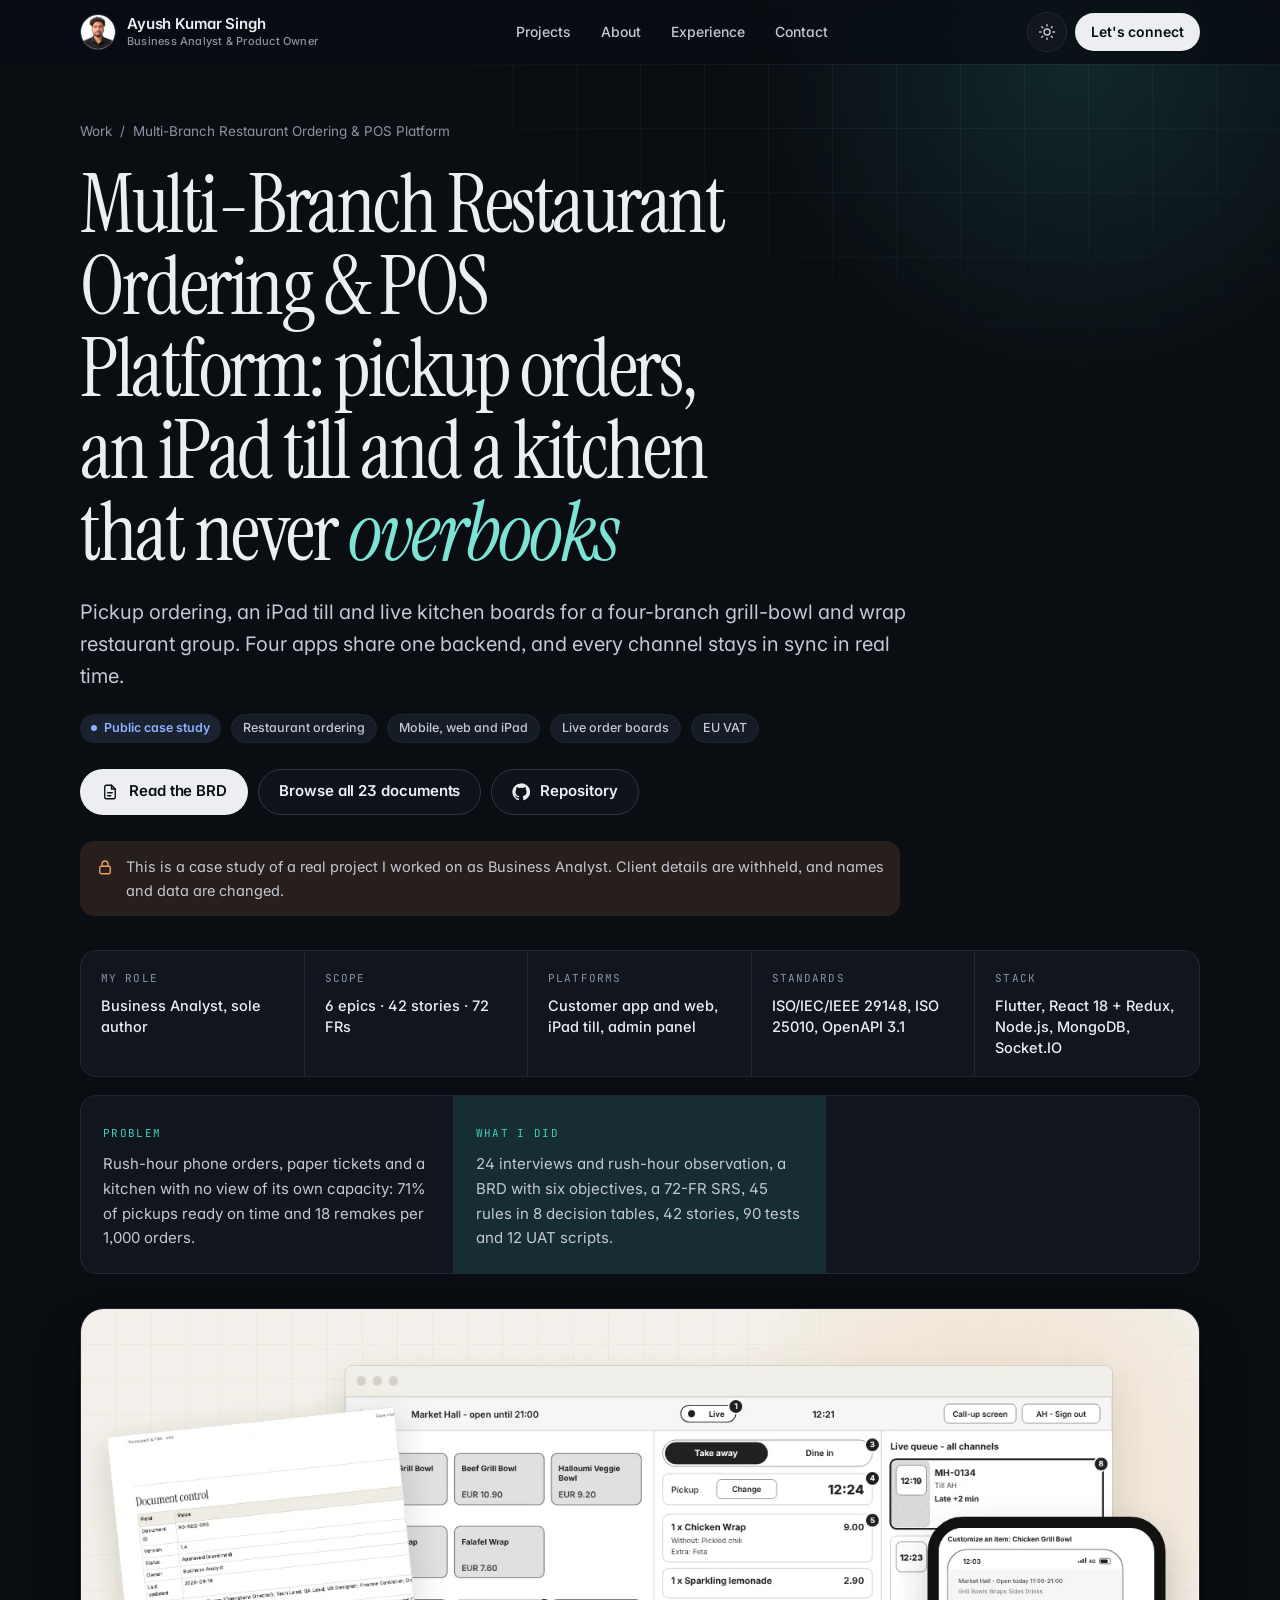
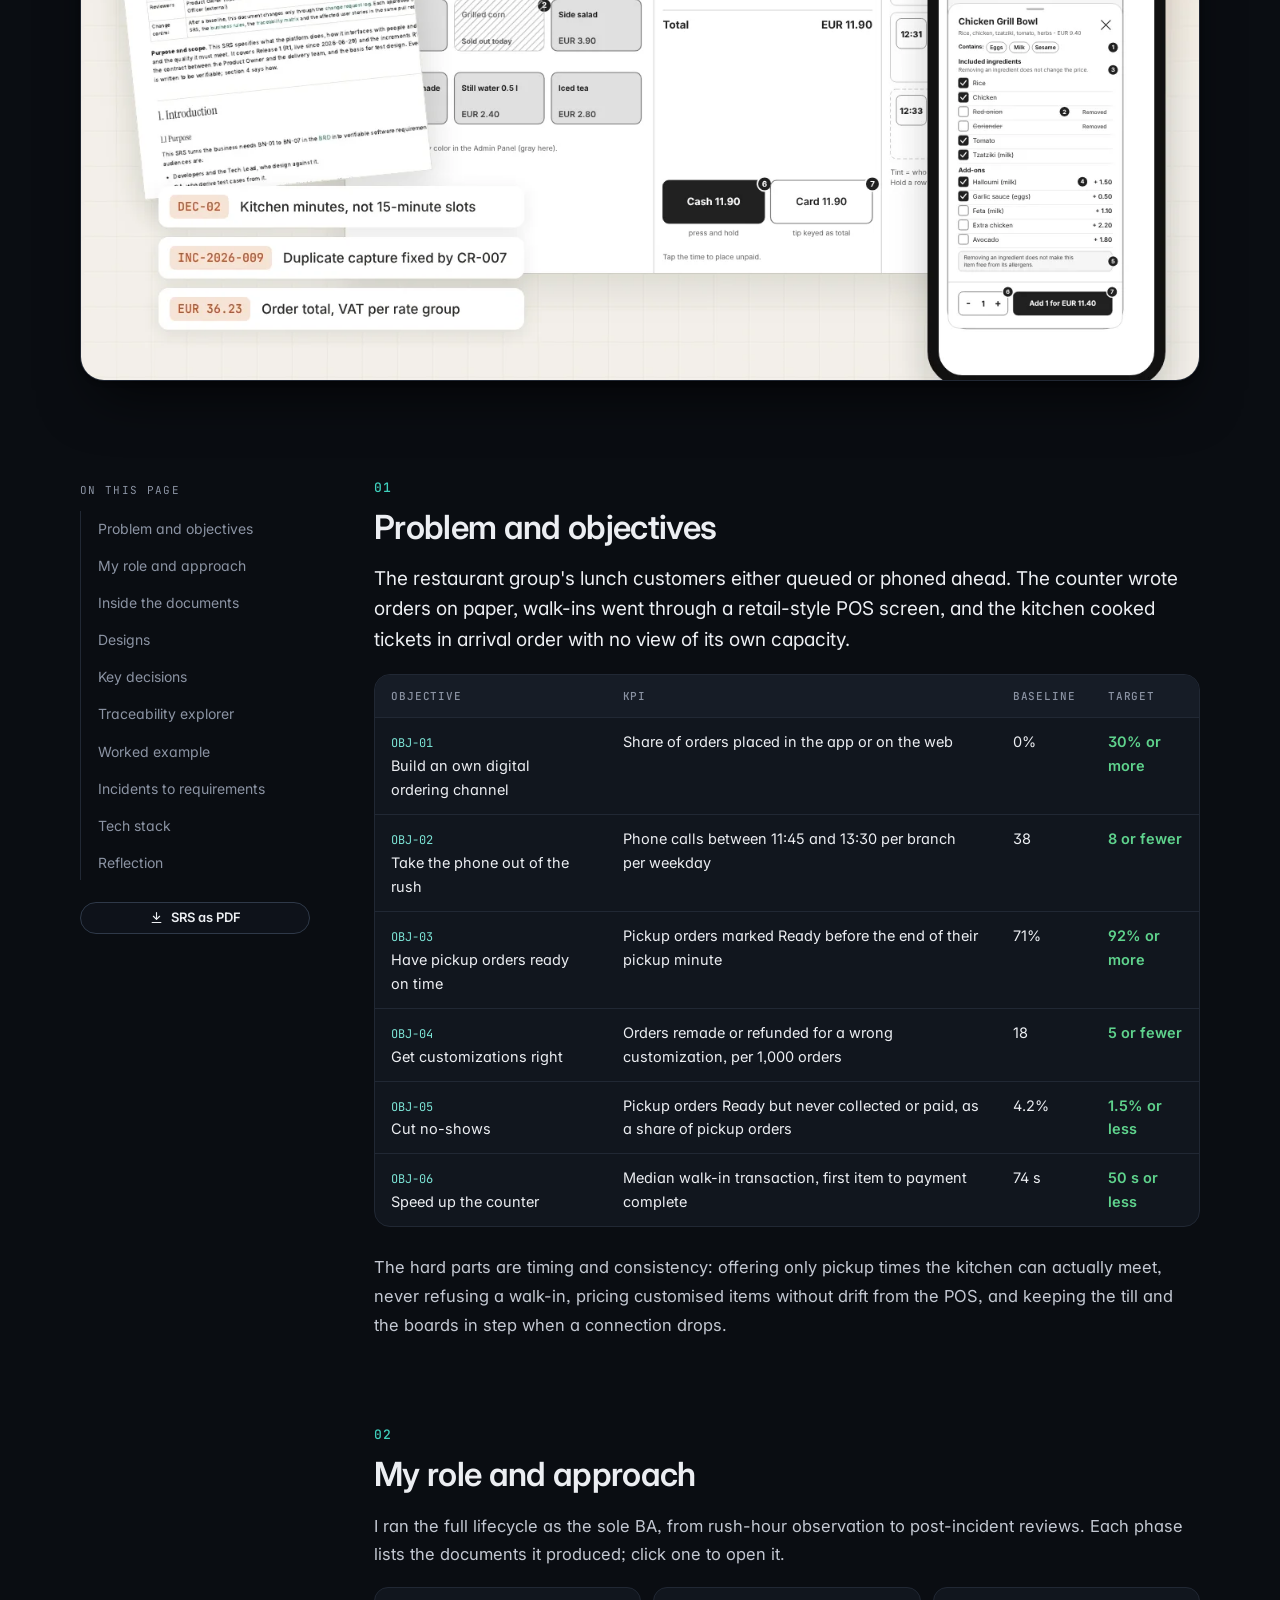
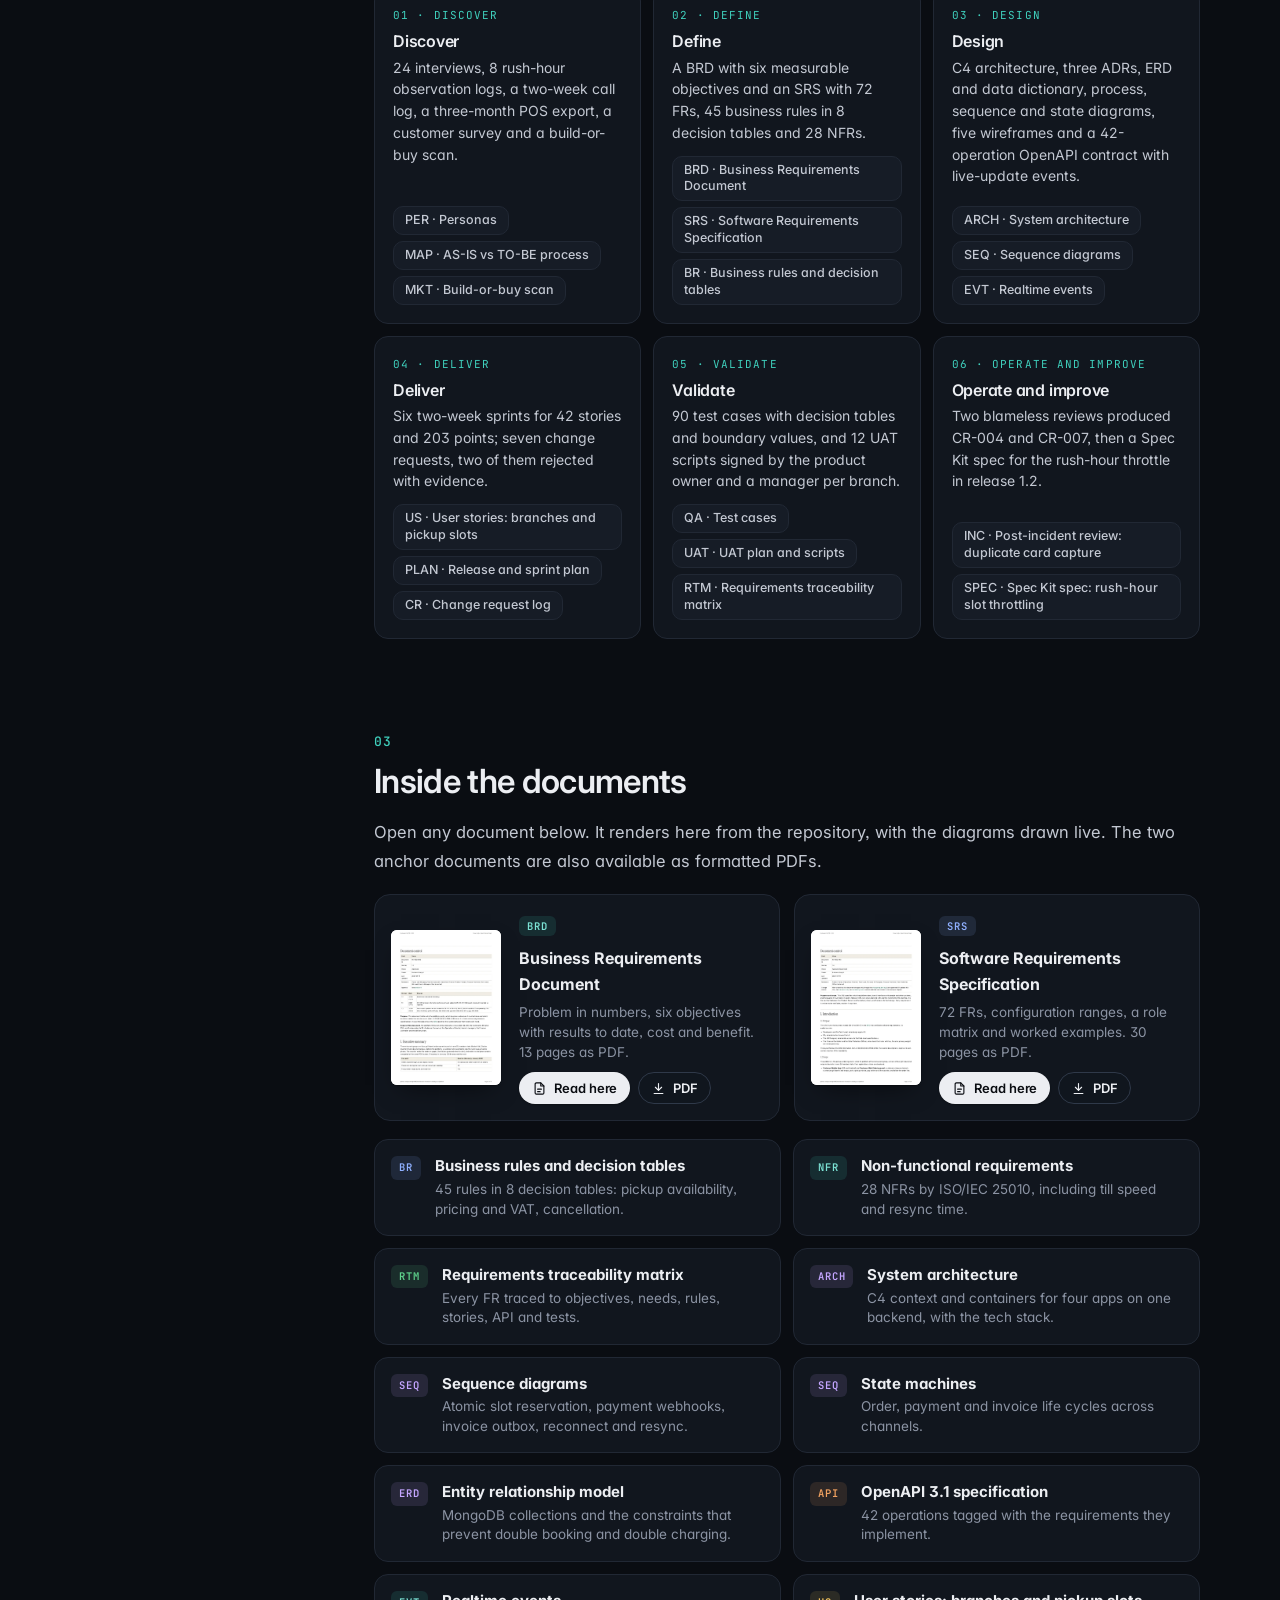
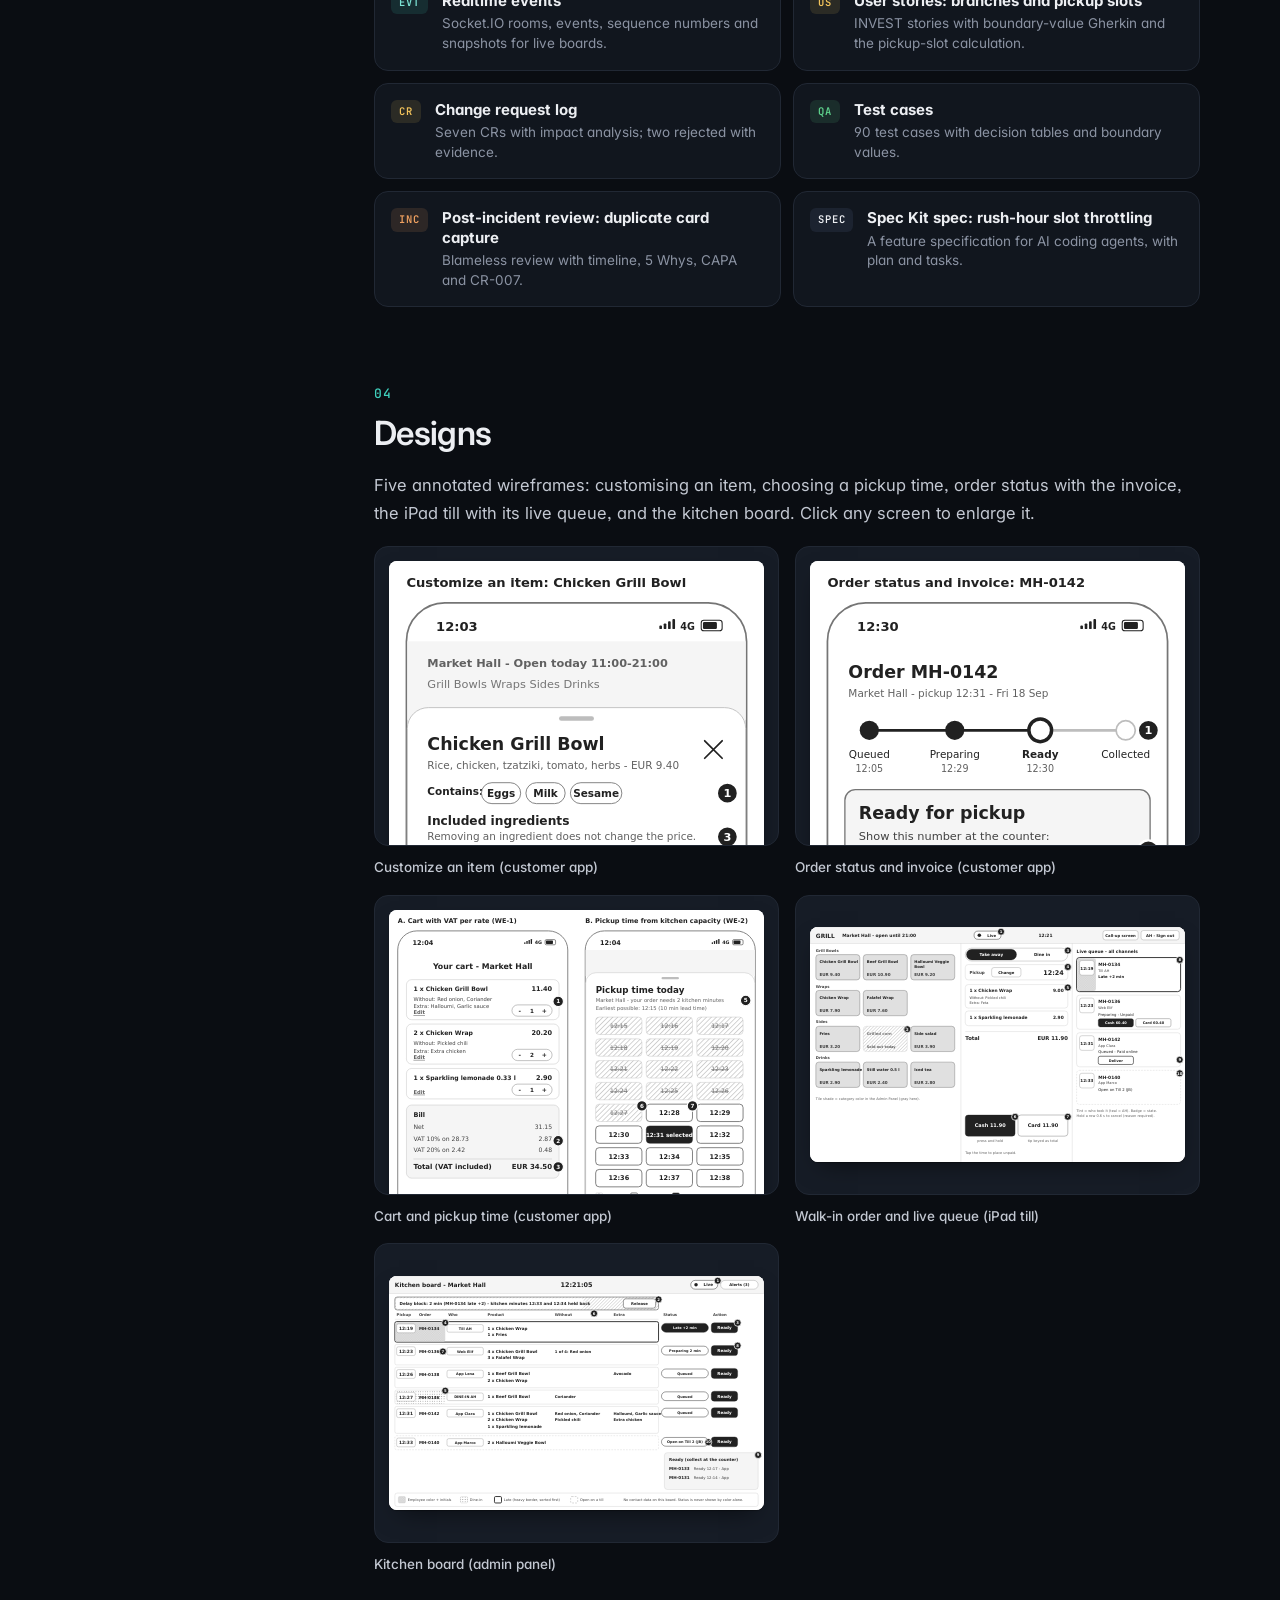
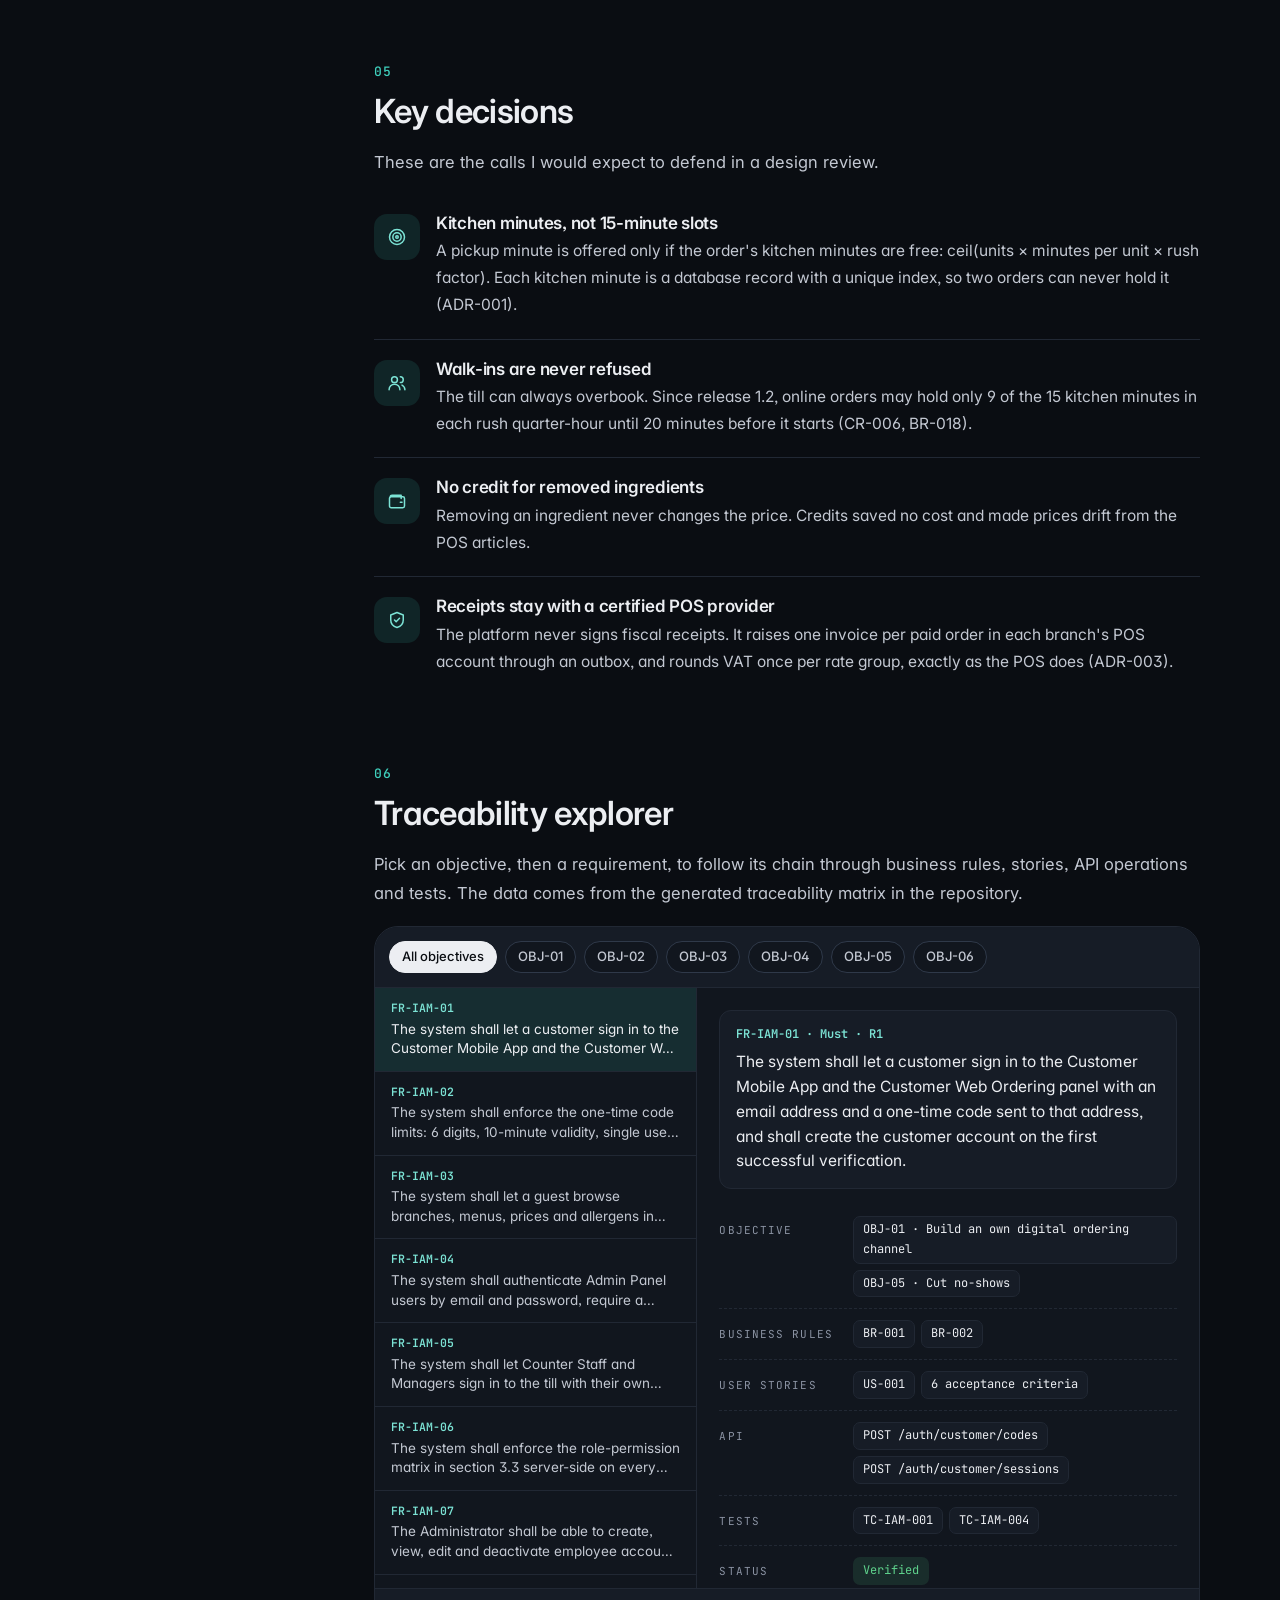
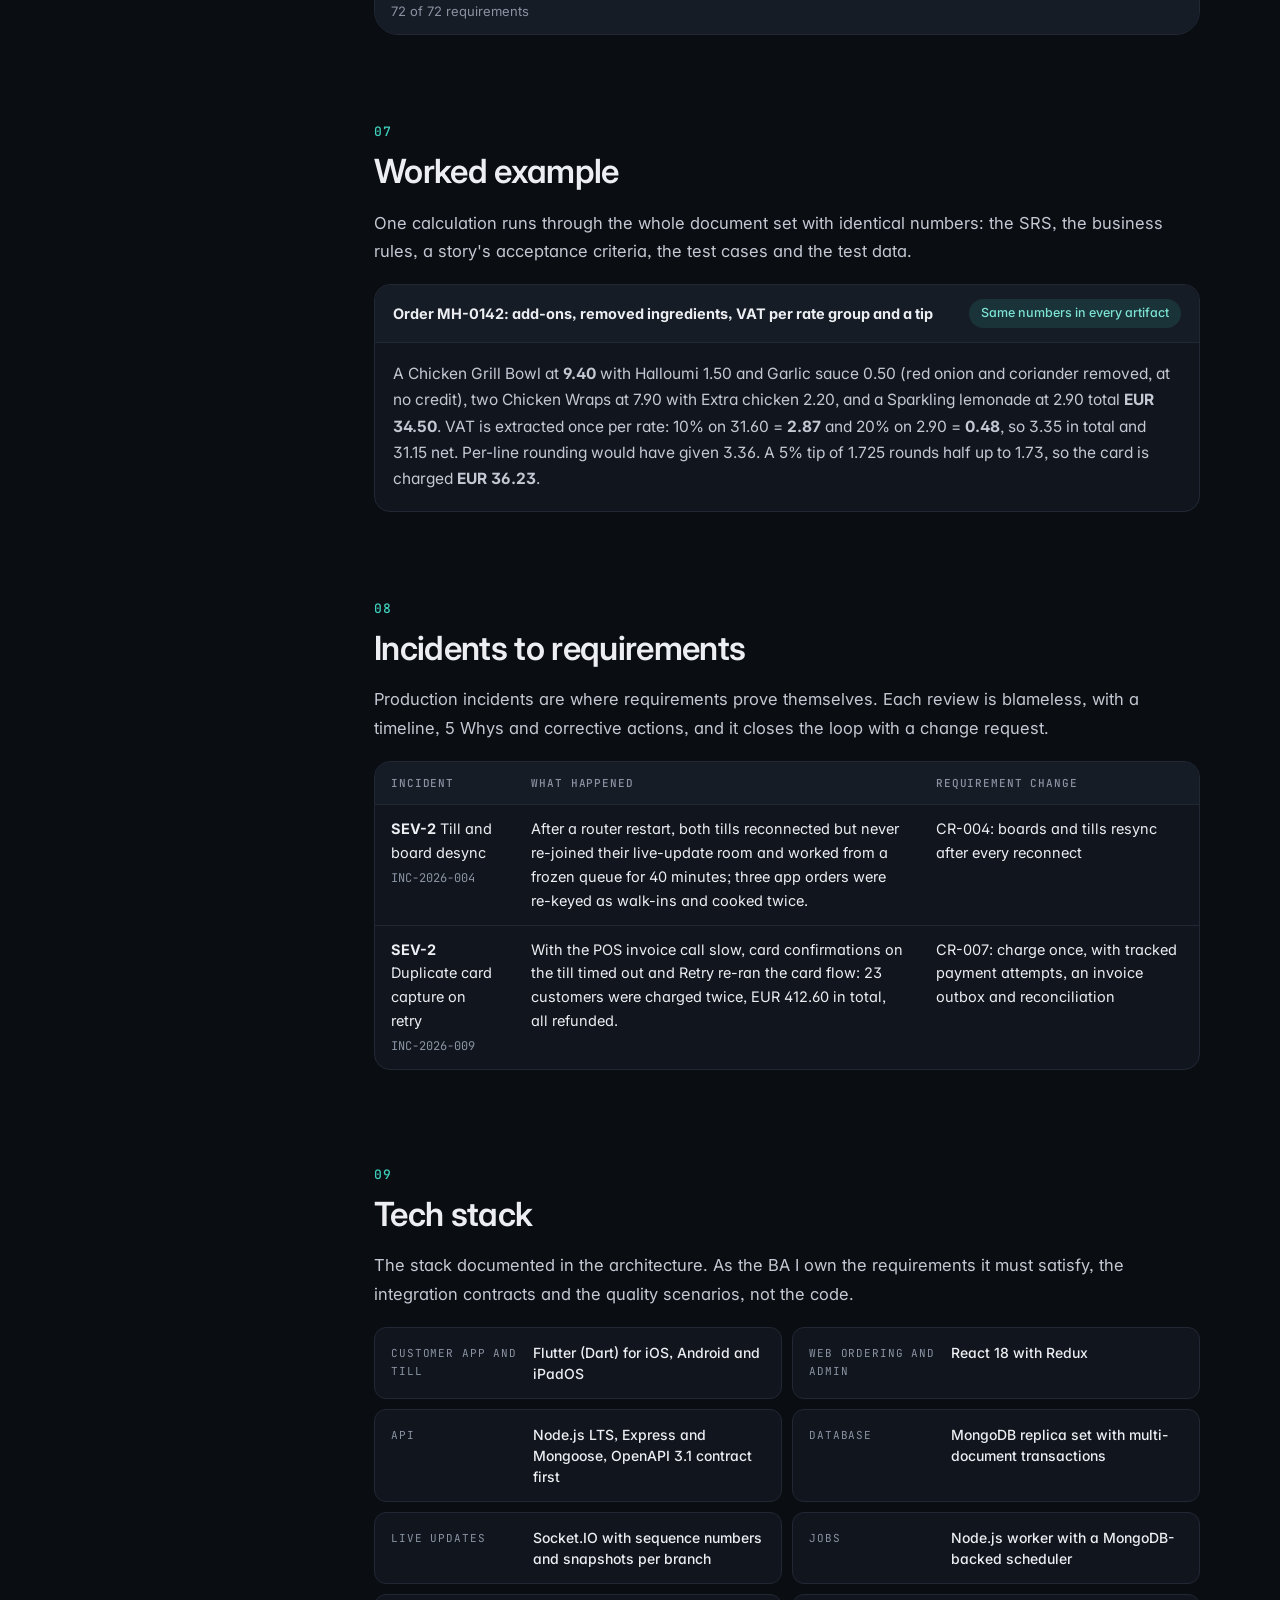
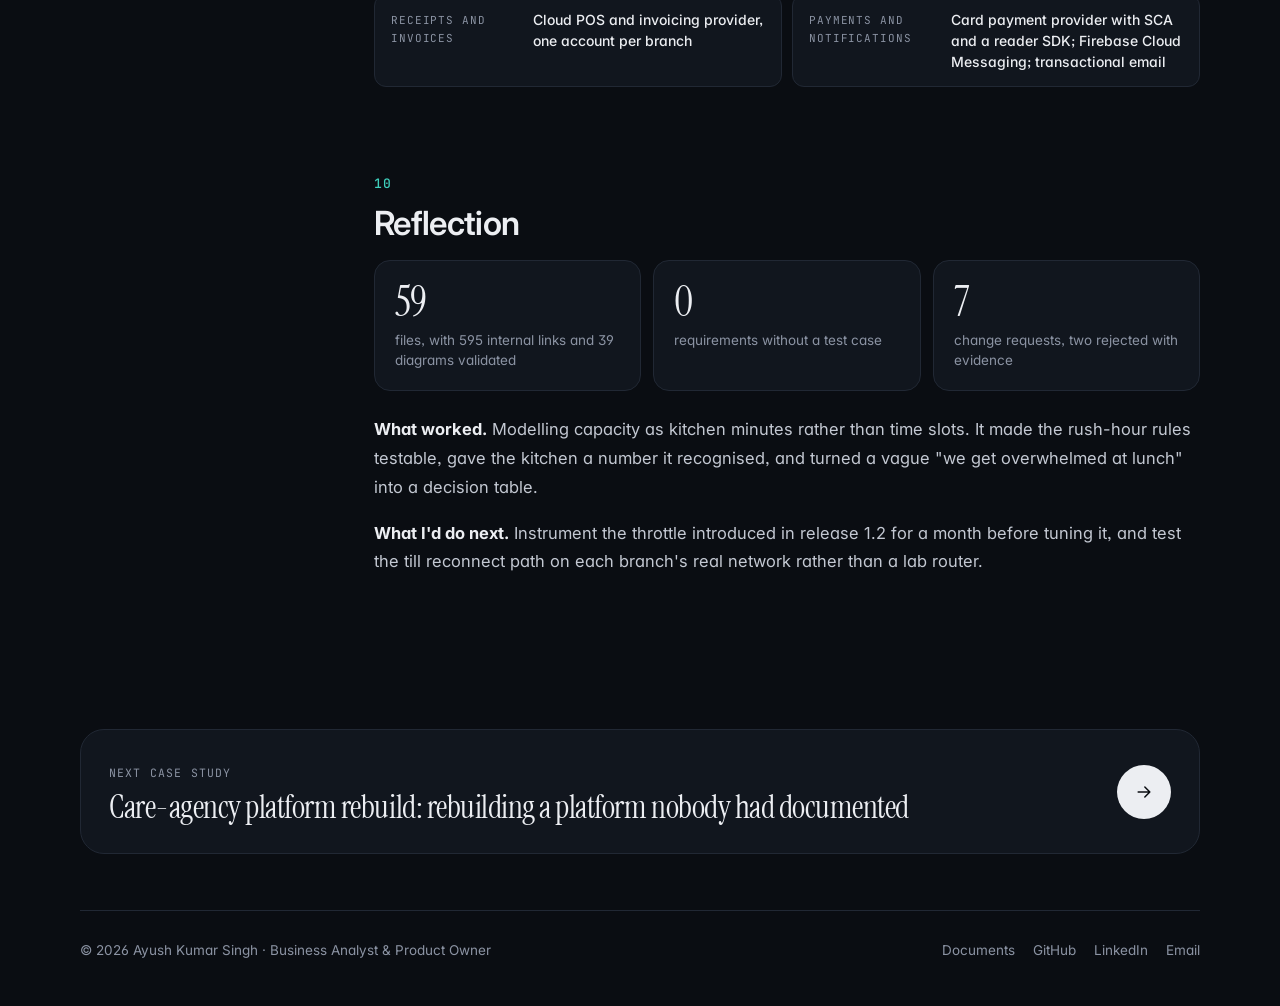
<file: case-studies/brasa.html>
<!doctype html>
<html lang="en"><head><meta charset="utf-8"><meta name="viewport" content="width=device-width, initial-scale=1">
<title>Moved · Ayush Kumar Singh</title>
<meta name="robots" content="noindex">
<link rel="canonical" href="https://ayushsingh0456.github.io/case-studies/restaurant-pos.html">
<meta http-equiv="refresh" content="0; url=restaurant-pos.html">
</head><body><p>This case study has moved to <a href="restaurant-pos.html">restaurant-pos.html</a>.</p>
<script>location.replace("restaurant-pos.html" + location.search + location.hash);</script></body></html>
</file>
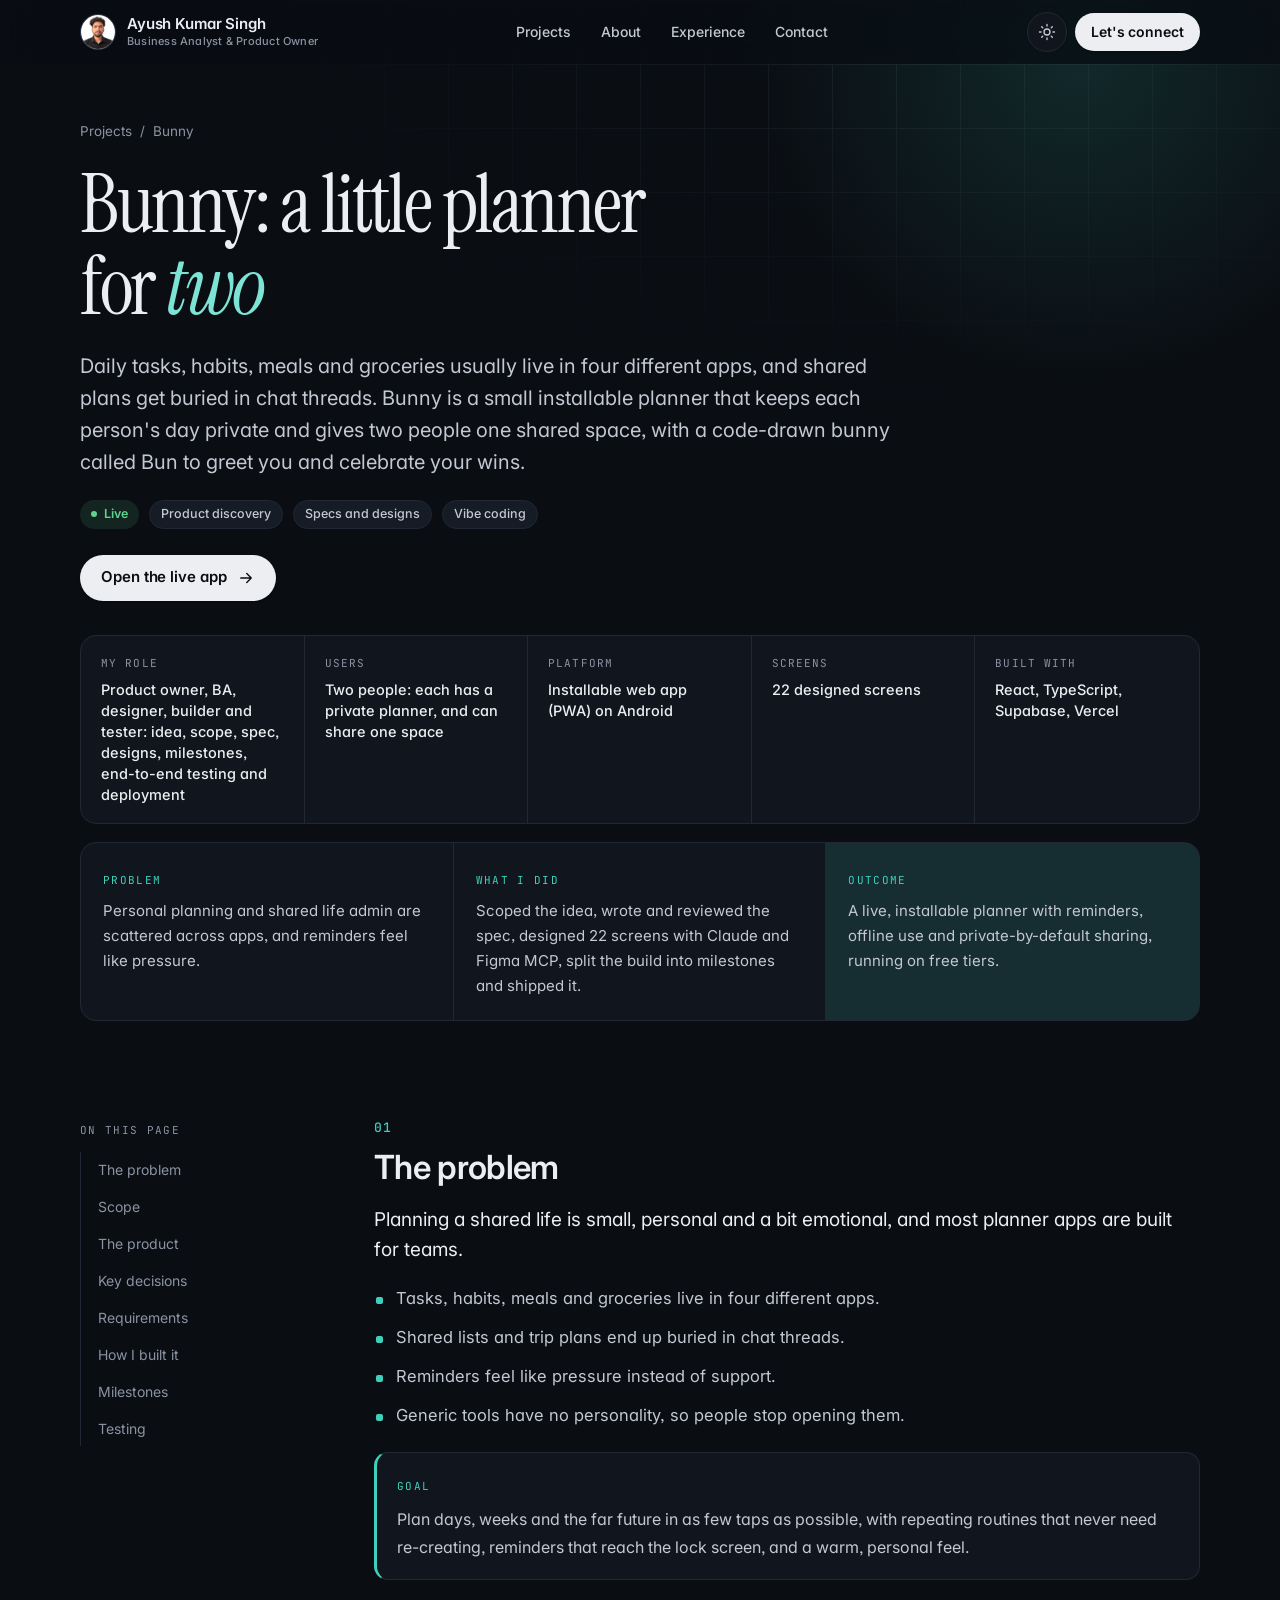
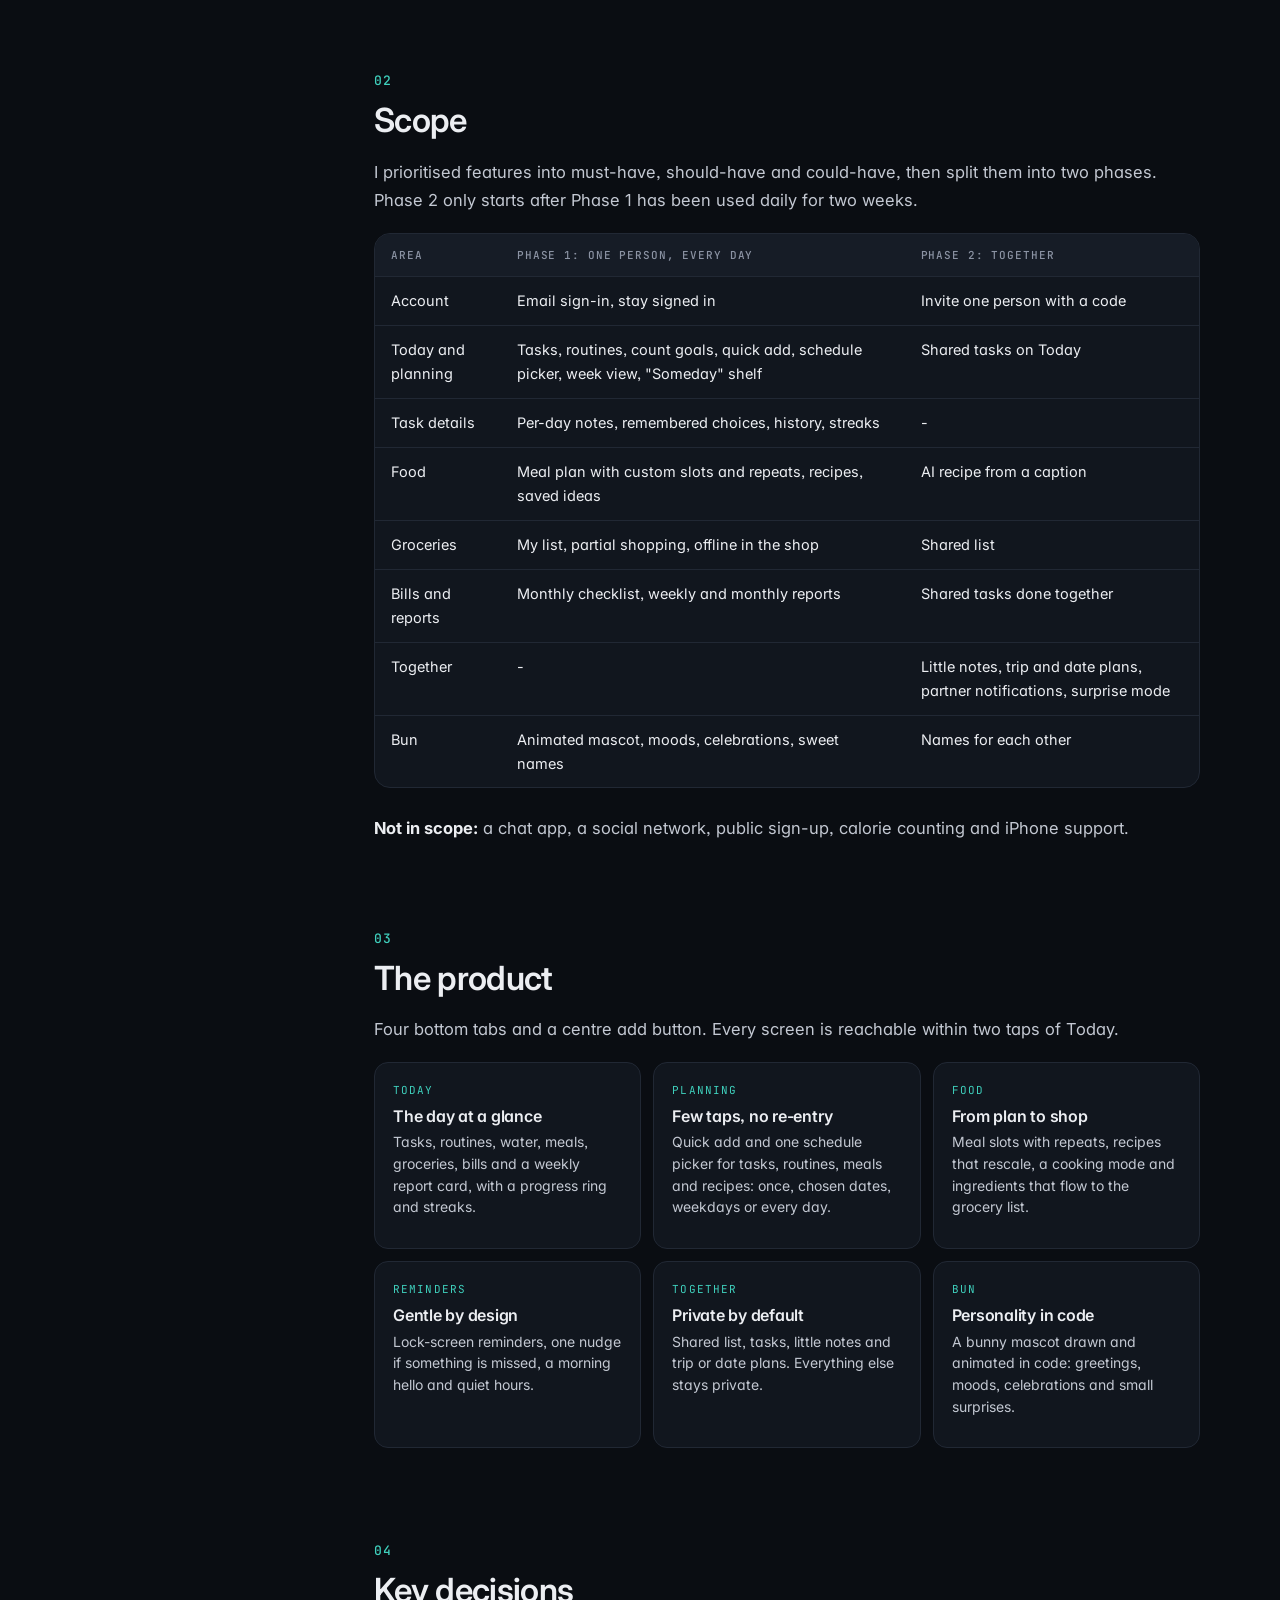
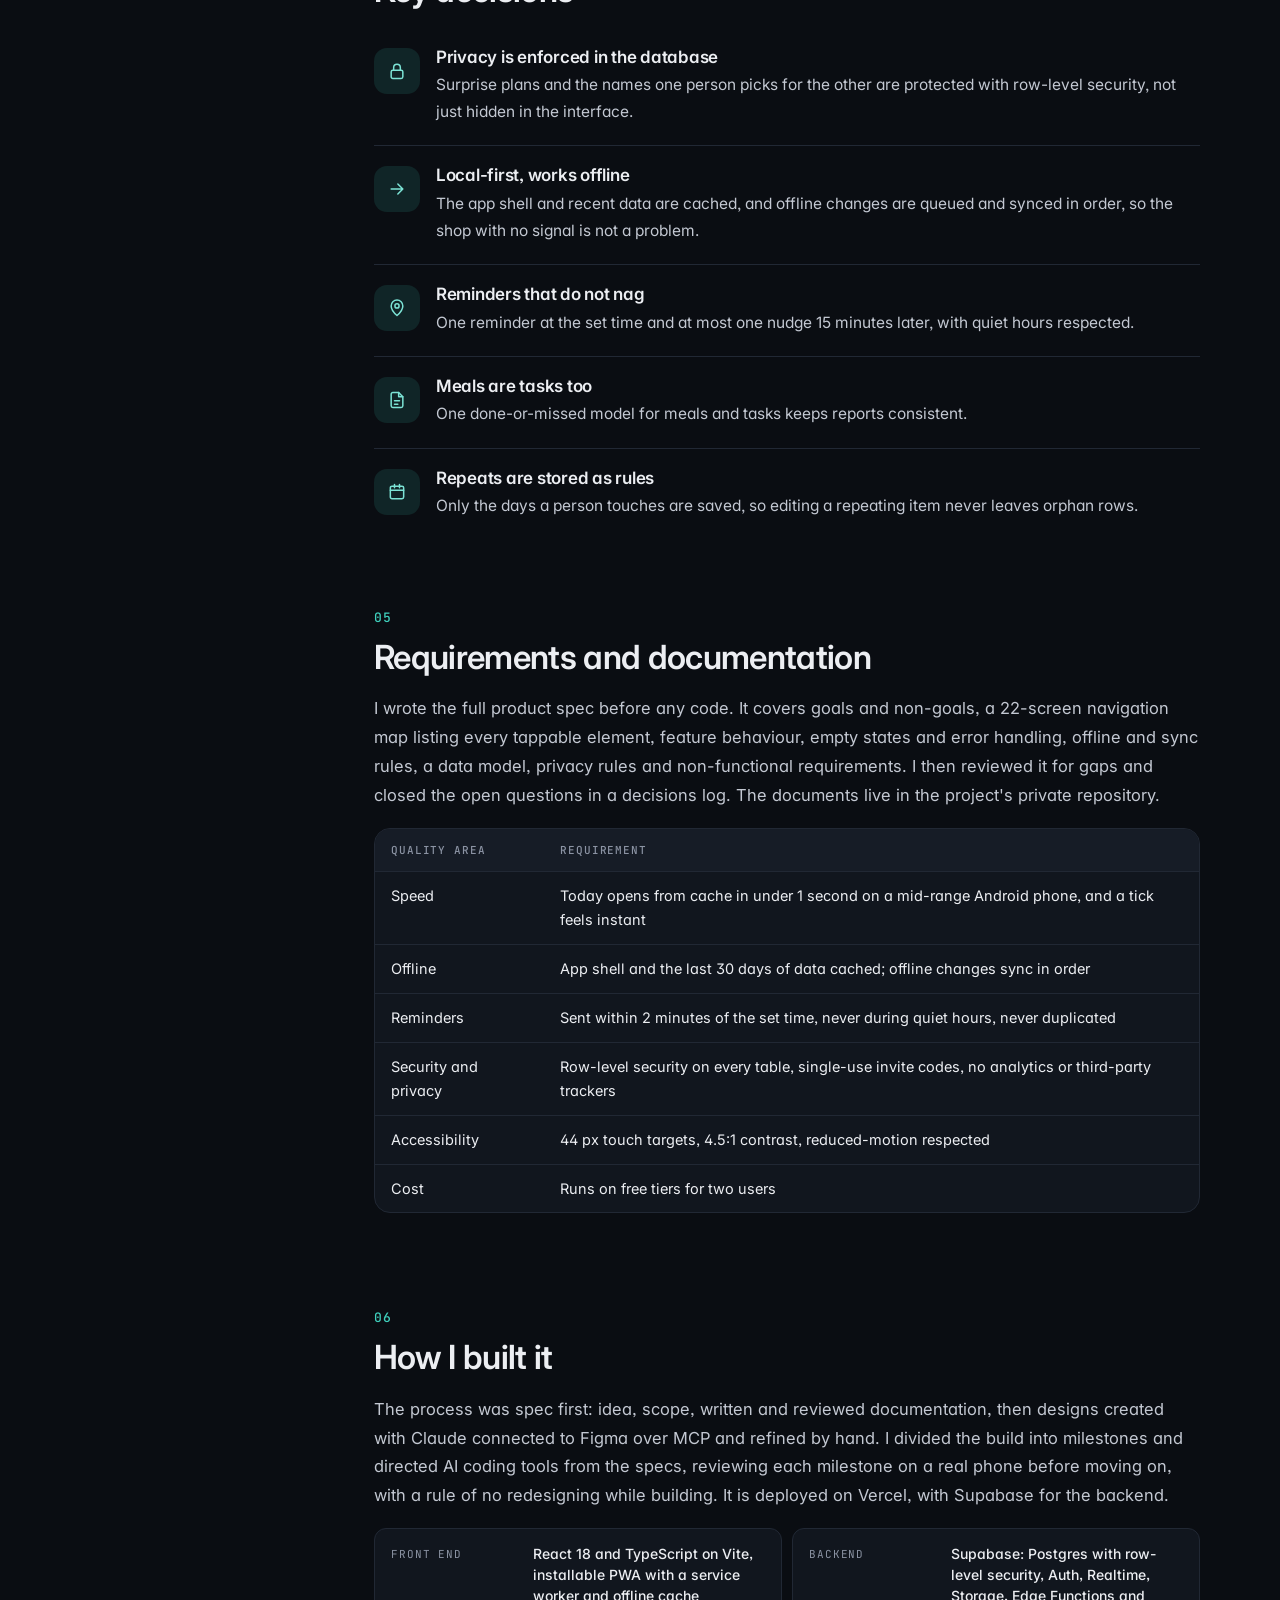
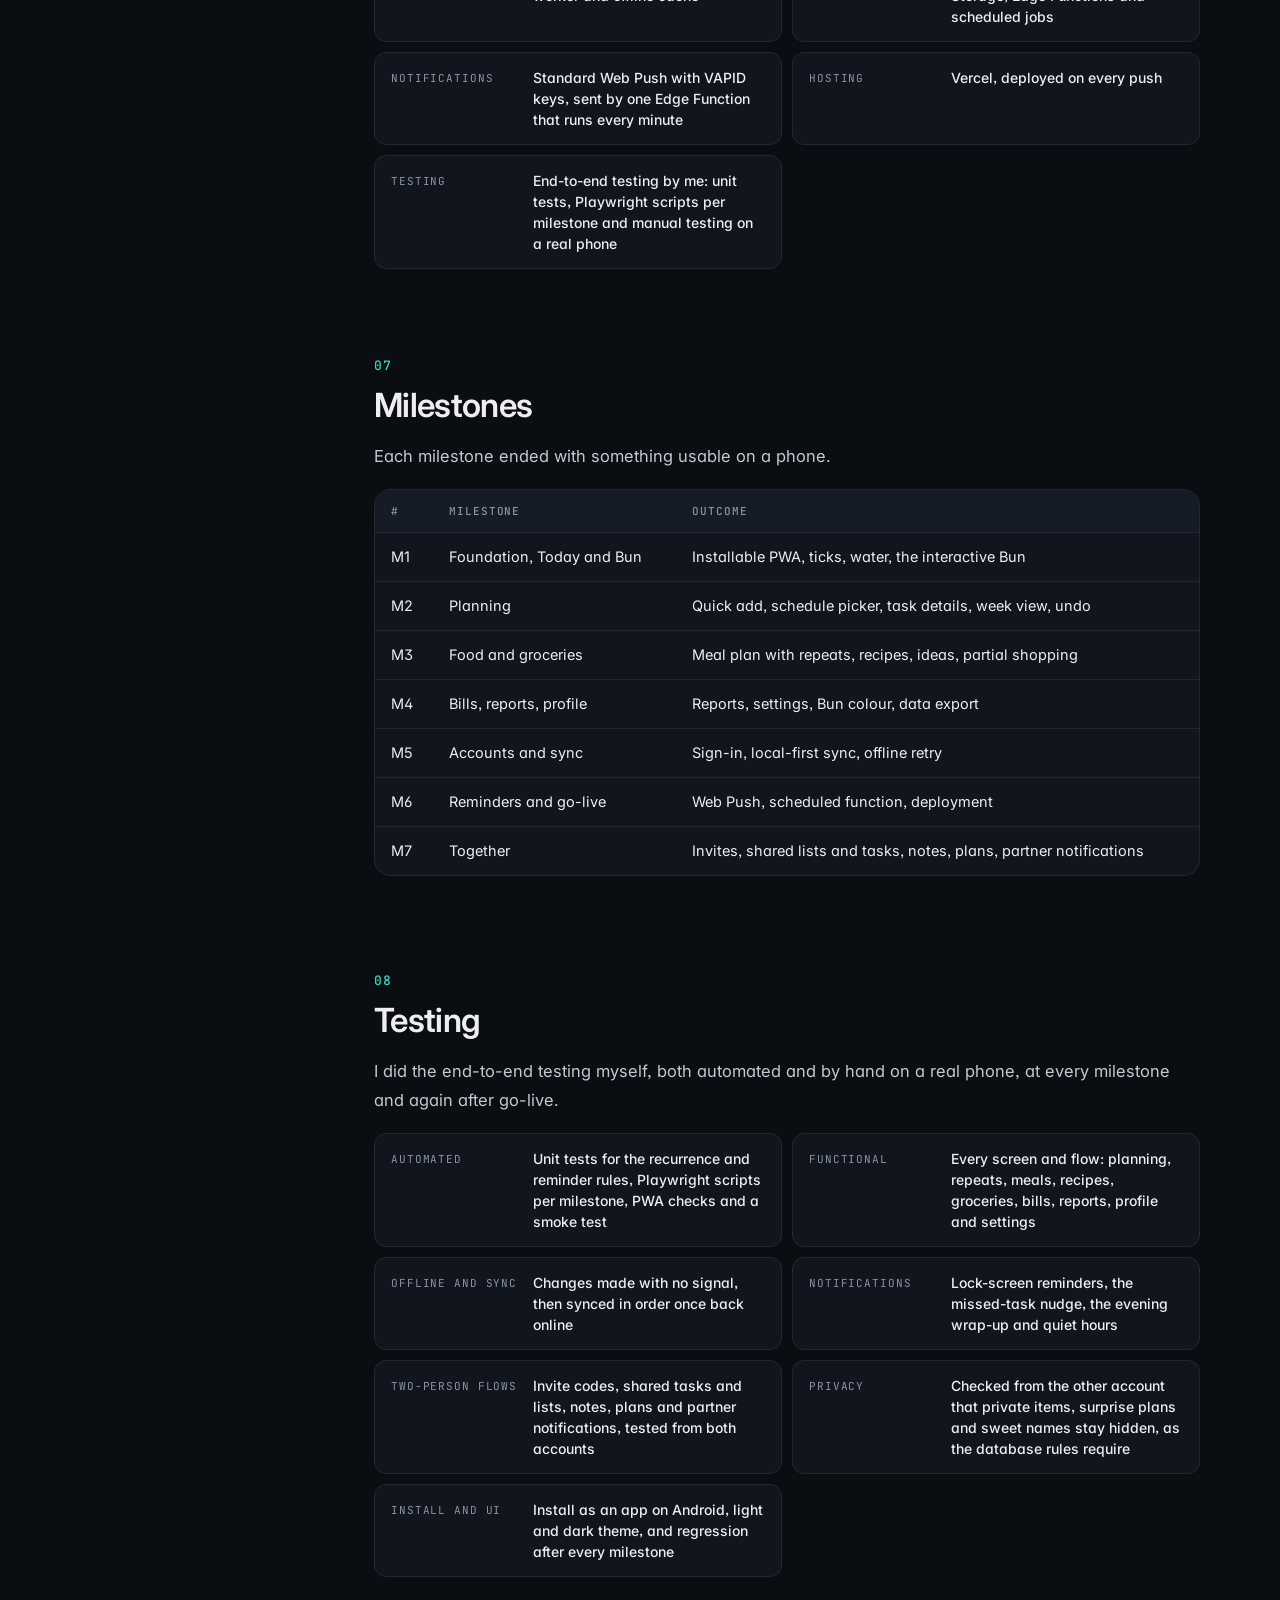
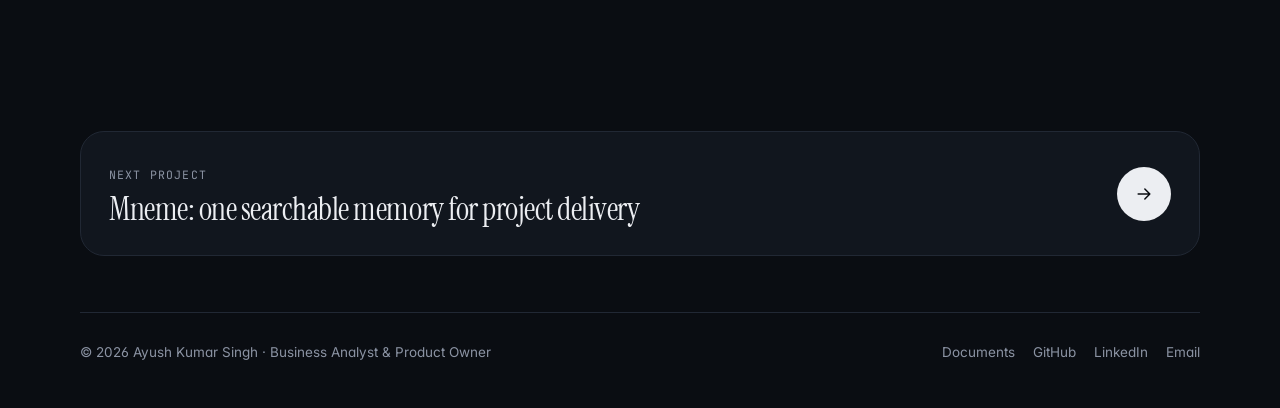
<file: case-studies/bunny.html>
<!doctype html>
<html lang="en" data-theme="dark" data-base="../" data-library="../library.html">
<head>
<meta charset="utf-8">
<meta name="viewport" content="width=device-width, initial-scale=1">
<title>Bunny · Ayush Kumar Singh</title>
<meta name="description" content="Bunny: a shared planner PWA for two people, which I conceived, specified, designed and shipped myself with AI-assisted development. Private daily plans, meals and groceries, plus a shared space, with lock-screen reminders.">
<meta name="author" content="Ayush Kumar Singh">
<link rel="canonical" href="https://ayushsingh0456.github.io/case-studies/bunny.html">
<meta name="theme-color" content="#f6f4ef" media="(prefers-color-scheme: light)">
<meta name="theme-color" content="#0a0d12" media="(prefers-color-scheme: dark)">
<meta property="og:type" content="article">
<meta property="og:title" content="Bunny · Ayush Kumar Singh">
<meta property="og:description" content="Bunny: a shared planner PWA for two people, which I conceived, specified, designed and shipped myself with AI-assisted development. Private daily plans, meals and groceries, plus a shared space, with lock-screen reminders.">
<meta property="og:url" content="https://ayushsingh0456.github.io/case-studies/bunny.html">
<meta property="og:image" content="https://ayushsingh0456.github.io/assets/og.png">
<meta name="twitter:card" content="summary_large_image">
<link rel="icon" href="../assets/favicon.svg" type="image/svg+xml">
<link rel="preconnect" href="https://fonts.googleapis.com"><link rel="preconnect" href="https://fonts.gstatic.com" crossorigin><link href="https://fonts.googleapis.com/css2?family=Inter:wght@400;500;600;700&family=Instrument+Serif:ital@0;1&family=JetBrains+Mono:wght@400;500;600&display=swap" rel="stylesheet">
<link rel="stylesheet" href="../css/styles.css">
<script>(function(){try{var t=localStorage.getItem("theme");if(t==="light"||t==="dark")document.documentElement.setAttribute("data-theme",t);}catch(e){}})();</script>

</head>
<body>
<a class="skip-link" href="#content">Skip to content</a>
<svg width="0" height="0" style="position:absolute" aria-hidden="true"><symbol id="i-github" viewBox="0 0 24 24"><g fill="none" stroke="currentColor" stroke-width="1.8" stroke-linecap="round" stroke-linejoin="round"><path fill="currentColor" stroke="none" d="M12 .5a11.5 11.5 0 0 0-3.64 22.41c.58.1.79-.25.79-.56v-2c-3.2.7-3.88-1.37-3.88-1.37-.53-1.33-1.28-1.69-1.28-1.69-1.05-.71.08-.7.08-.7 1.16.08 1.77 1.19 1.77 1.19 1.03 1.77 2.71 1.26 3.37.96.1-.75.4-1.26.73-1.55-2.55-.29-5.24-1.28-5.24-5.68 0-1.26.45-2.28 1.19-3.09-.12-.29-.52-1.46.11-3.04 0 0 .97-.31 3.17 1.18a11 11 0 0 1 5.77 0c2.2-1.49 3.17-1.18 3.17-1.18.63 1.58.23 2.75.11 3.04.74.81 1.19 1.83 1.19 3.09 0 4.41-2.69 5.38-5.26 5.67.41.36.78 1.06.78 2.14v3.17c0 .31.21.67.8.56A11.5 11.5 0 0 0 12 .5Z"/></g></symbol><symbol id="i-linkedin" viewBox="0 0 24 24"><g fill="none" stroke="currentColor" stroke-width="1.8" stroke-linecap="round" stroke-linejoin="round"><path fill="currentColor" stroke="none" d="M20.45 20.45h-3.56v-5.57c0-1.33-.02-3.04-1.85-3.04-1.86 0-2.14 1.45-2.14 2.94v5.67H9.35V9h3.41v1.56h.05c.48-.9 1.64-1.85 3.37-1.85 3.6 0 4.27 2.37 4.27 5.46v6.28ZM5.34 7.43a2.06 2.06 0 1 1 0-4.13 2.06 2.06 0 0 1 0 4.13ZM7.12 20.45H3.56V9h3.56v11.45ZM22.22 0H1.77C.79 0 0 .77 0 1.73v20.54C0 23.23.79 24 1.77 24h20.45c.98 0 1.78-.77 1.78-1.73V1.73C24 .77 23.2 0 22.22 0Z"/></g></symbol><symbol id="i-mail" viewBox="0 0 24 24"><g fill="none" stroke="currentColor" stroke-width="1.8" stroke-linecap="round" stroke-linejoin="round"><path d="M4 6h16v12H4zM4 7l8 6 8-6"/></g></symbol><symbol id="i-sun" viewBox="0 0 24 24"><g fill="none" stroke="currentColor" stroke-width="1.8" stroke-linecap="round" stroke-linejoin="round"><circle cx="12" cy="12" r="4"/><path d="M12 2v2M12 20v2M4.9 4.9l1.4 1.4M17.7 17.7l1.4 1.4M2 12h2M20 12h2M4.9 19.1l1.4-1.4M17.7 6.3l1.4-1.4"/></g></symbol><symbol id="i-moon" viewBox="0 0 24 24"><g fill="none" stroke="currentColor" stroke-width="1.8" stroke-linecap="round" stroke-linejoin="round"><path d="M20 14.5A8.5 8.5 0 0 1 9.5 4a8.5 8.5 0 1 0 10.5 10.5Z"/></g></symbol><symbol id="i-arrow" viewBox="0 0 24 24"><g fill="none" stroke="currentColor" stroke-width="1.8" stroke-linecap="round" stroke-linejoin="round"><path d="M5 12h14M13 6l6 6-6 6"/></g></symbol><symbol id="i-arrow-left" viewBox="0 0 24 24"><g fill="none" stroke="currentColor" stroke-width="1.8" stroke-linecap="round" stroke-linejoin="round"><path d="M19 12H5M11 6l-6 6 6 6"/></g></symbol><symbol id="i-arrow-ur" viewBox="0 0 24 24"><g fill="none" stroke="currentColor" stroke-width="1.8" stroke-linecap="round" stroke-linejoin="round"><path d="M7 17 17 7M8 7h9v9"/></g></symbol><symbol id="i-chev" viewBox="0 0 24 24"><g fill="none" stroke="currentColor" stroke-width="1.8" stroke-linecap="round" stroke-linejoin="round"><path d="m6 9 6 6 6-6"/></g></symbol><symbol id="i-chev-left" viewBox="0 0 24 24"><g fill="none" stroke="currentColor" stroke-width="1.8" stroke-linecap="round" stroke-linejoin="round"><path d="m15 6-6 6 6 6"/></g></symbol><symbol id="i-chev-right" viewBox="0 0 24 24"><g fill="none" stroke="currentColor" stroke-width="1.8" stroke-linecap="round" stroke-linejoin="round"><path d="m9 6 6 6-6 6"/></g></symbol><symbol id="i-copy" viewBox="0 0 24 24"><g fill="none" stroke="currentColor" stroke-width="1.8" stroke-linecap="round" stroke-linejoin="round"><rect x="8" y="8" width="12" height="12" rx="2"/><path d="M16 8V6a2 2 0 0 0-2-2H6a2 2 0 0 0-2 2v8a2 2 0 0 0 2 2h2"/></g></symbol><symbol id="i-award" viewBox="0 0 24 24"><g fill="none" stroke="currentColor" stroke-width="1.8" stroke-linecap="round" stroke-linejoin="round"><circle cx="12" cy="9" r="6"/><path d="m8.5 14-1.5 8 5-3 5 3-1.5-8"/></g></symbol><symbol id="i-lock" viewBox="0 0 24 24"><g fill="none" stroke="currentColor" stroke-width="1.8" stroke-linecap="round" stroke-linejoin="round"><rect x="5" y="11" width="14" height="10" rx="2"/><path d="M8 11V8a4 4 0 0 1 8 0v3"/></g></symbol><symbol id="i-menu" viewBox="0 0 24 24"><g fill="none" stroke="currentColor" stroke-width="1.8" stroke-linecap="round" stroke-linejoin="round"><path d="M4 7h16M4 12h16M4 17h16"/></g></symbol><symbol id="i-pin" viewBox="0 0 24 24"><g fill="none" stroke="currentColor" stroke-width="1.8" stroke-linecap="round" stroke-linejoin="round"><path d="M12 21s-7-6.1-7-11.5a7 7 0 0 1 14 0C19 14.9 12 21 12 21Z"/><circle cx="12" cy="9.5" r="2.5"/></g></symbol><symbol id="i-doc" viewBox="0 0 24 24"><g fill="none" stroke="currentColor" stroke-width="1.8" stroke-linecap="round" stroke-linejoin="round"><path d="M14 3H7a2 2 0 0 0-2 2v14a2 2 0 0 0 2 2h10a2 2 0 0 0 2-2V8z"/><path d="M14 3v5h5M9 13h6M9 17h4"/></g></symbol><symbol id="i-download" viewBox="0 0 24 24"><g fill="none" stroke="currentColor" stroke-width="1.8" stroke-linecap="round" stroke-linejoin="round"><path d="M12 4v11M7 10l5 5 5-5M5 20h14"/></g></symbol><symbol id="i-external" viewBox="0 0 24 24"><g fill="none" stroke="currentColor" stroke-width="1.8" stroke-linecap="round" stroke-linejoin="round"><path d="M14 4h6v6M20 4l-9 9M18 14v5a1 1 0 0 1-1 1H5a1 1 0 0 1-1-1V7a1 1 0 0 1 1-1h5"/></g></symbol><symbol id="i-link" viewBox="0 0 24 24"><g fill="none" stroke="currentColor" stroke-width="1.8" stroke-linecap="round" stroke-linejoin="round"><path d="M10 14a4 4 0 0 0 5.66 0l3-3a4 4 0 0 0-5.66-5.66l-1 1"/><path d="M14 10a4 4 0 0 0-5.66 0l-3 3a4 4 0 0 0 5.66 5.66l1-1"/></g></symbol><symbol id="i-x" viewBox="0 0 24 24"><g fill="none" stroke="currentColor" stroke-width="1.8" stroke-linecap="round" stroke-linejoin="round"><path d="M6 6l12 12M18 6 6 18"/></g></symbol><symbol id="i-search" viewBox="0 0 24 24"><g fill="none" stroke="currentColor" stroke-width="1.8" stroke-linecap="round" stroke-linejoin="round"><circle cx="11" cy="11" r="7"/><path d="m20 20-3.5-3.5"/></g></symbol><symbol id="i-compass" viewBox="0 0 24 24"><g fill="none" stroke="currentColor" stroke-width="1.8" stroke-linecap="round" stroke-linejoin="round"><circle cx="12" cy="12" r="9"/><path d="m15.5 8.5-2 5-5 2 2-5z"/></g></symbol><symbol id="i-calendar" viewBox="0 0 24 24"><g fill="none" stroke="currentColor" stroke-width="1.8" stroke-linecap="round" stroke-linejoin="round"><rect x="4" y="5" width="16" height="15" rx="2"/><path d="M4 10h16M9 3v4M15 3v4"/></g></symbol><symbol id="i-check" viewBox="0 0 24 24"><g fill="none" stroke="currentColor" stroke-width="1.8" stroke-linecap="round" stroke-linejoin="round"><path d="M4 12.5 9 17l11-11"/></g></symbol><symbol id="i-checklist" viewBox="0 0 24 24"><g fill="none" stroke="currentColor" stroke-width="1.8" stroke-linecap="round" stroke-linejoin="round"><path d="M9 6h11M9 12h11M9 18h11"/><path d="m3.5 6 1.5 1.5L7.5 5M3.5 12l1.5 1.5L7.5 11M3.5 18l1.5 1.5L7.5 17"/></g></symbol><symbol id="i-users" viewBox="0 0 24 24"><g fill="none" stroke="currentColor" stroke-width="1.8" stroke-linecap="round" stroke-linejoin="round"><circle cx="9" cy="8" r="3.5"/><path d="M2.5 20a6.5 6.5 0 0 1 13 0M16 4.5a3.5 3.5 0 0 1 0 7M18 14.5a6.5 6.5 0 0 1 3.5 5.5"/></g></symbol><symbol id="i-sparkle" viewBox="0 0 24 24"><g fill="none" stroke="currentColor" stroke-width="1.8" stroke-linecap="round" stroke-linejoin="round"><path d="M12 3v4M12 17v4M3 12h4M17 12h4M6.3 6.3l2.5 2.5M15.2 15.2l2.5 2.5M6.3 17.7l2.5-2.5M15.2 8.8l2.5-2.5"/></g></symbol><symbol id="i-health" viewBox="0 0 24 24"><g fill="none" stroke="currentColor" stroke-width="1.8" stroke-linecap="round" stroke-linejoin="round"><path d="M12 20s-7.5-4.6-9-9.3C1.9 7.1 4.2 4 7.4 4c2 0 3.6 1.2 4.6 2.8C13 5.2 14.6 4 16.6 4c3.2 0 5.5 3.1 4.4 6.7C19.5 15.4 12 20 12 20Z"/><path d="M8 11h2l1-2 2 4 1-2h2"/></g></symbol><symbol id="i-store" viewBox="0 0 24 24"><g fill="none" stroke="currentColor" stroke-width="1.8" stroke-linecap="round" stroke-linejoin="round"><path d="M4 9 5.5 4h13L20 9M4 9h16v11H4zM4 9a2.7 2.7 0 0 0 5.3 0 2.7 2.7 0 0 0 5.4 0 2.7 2.7 0 0 0 5.3 0M10 20v-5h4v5"/></g></symbol><symbol id="i-utensils" viewBox="0 0 24 24"><g fill="none" stroke="currentColor" stroke-width="1.8" stroke-linecap="round" stroke-linejoin="round"><path d="M7 3v8a2 2 0 0 0 2 2v8M11 3v6a2 2 0 0 1-2 2M3 3v6a2 2 0 0 0 2 2M17 21V3c-2 1-3.5 3.5-3.5 7v3H17"/></g></symbol><symbol id="i-wallet" viewBox="0 0 24 24"><g fill="none" stroke="currentColor" stroke-width="1.8" stroke-linecap="round" stroke-linejoin="round"><path d="M4 7a2 2 0 0 1 2-2h11v4"/><rect x="3" y="7" width="18" height="13" rx="2"/><path d="M16 13.5h2"/></g></symbol><symbol id="i-dumbbell" viewBox="0 0 24 24"><g fill="none" stroke="currentColor" stroke-width="1.8" stroke-linecap="round" stroke-linejoin="round"><path d="M6.5 6.5v11M17.5 6.5v11M3.5 9v6M20.5 9v6M6.5 12h11"/></g></symbol><symbol id="i-hotel" viewBox="0 0 24 24"><g fill="none" stroke="currentColor" stroke-width="1.8" stroke-linecap="round" stroke-linejoin="round"><path d="M3 21V8l9-5 9 5v13M9 21v-6h6v6M8 10h.01M12 10h.01M16 10h.01"/></g></symbol><symbol id="i-cpu" viewBox="0 0 24 24"><g fill="none" stroke="currentColor" stroke-width="1.8" stroke-linecap="round" stroke-linejoin="round"><rect x="6" y="6" width="12" height="12" rx="2"/><path d="M9.5 9.5h5v5h-5zM9 2v4M15 2v4M9 18v4M15 18v4M2 9h4M2 15h4M18 9h4M18 15h4"/></g></symbol><symbol id="i-flow" viewBox="0 0 24 24"><g fill="none" stroke="currentColor" stroke-width="1.8" stroke-linecap="round" stroke-linejoin="round"><rect x="3" y="3" width="7" height="6" rx="1.5"/><rect x="14" y="15" width="7" height="6" rx="1.5"/><path d="M6.5 9v4.5a2 2 0 0 0 2 2H14"/></g></symbol><symbol id="i-shield" viewBox="0 0 24 24"><g fill="none" stroke="currentColor" stroke-width="1.8" stroke-linecap="round" stroke-linejoin="round"><path d="M12 3 4.5 6v6c0 4.4 3.2 7.8 7.5 9 4.3-1.2 7.5-4.6 7.5-9V6z"/><path d="m9 12 2 2 4-4"/></g></symbol><symbol id="i-target" viewBox="0 0 24 24"><g fill="none" stroke="currentColor" stroke-width="1.8" stroke-linecap="round" stroke-linejoin="round"><circle cx="12" cy="12" r="9"/><circle cx="12" cy="12" r="5"/><circle cx="12" cy="12" r="1.5"/></g></symbol><symbol id="i-code" viewBox="0 0 24 24"><g fill="none" stroke="currentColor" stroke-width="1.8" stroke-linecap="round" stroke-linejoin="round"><path d="m8 8-4 4 4 4M16 8l4 4-4 4M14 5l-4 14"/></g></symbol><symbol id="i-layers" viewBox="0 0 24 24"><g fill="none" stroke="currentColor" stroke-width="1.8" stroke-linecap="round" stroke-linejoin="round"><path d="m12 3 9 5-9 5-9-5z"/><path d="m3 13 9 5 9-5"/></g></symbol><symbol id="i-rocket" viewBox="0 0 24 24"><g fill="none" stroke="currentColor" stroke-width="1.8" stroke-linecap="round" stroke-linejoin="round"><path d="M5 15c-1 1-1.5 4-1.5 4.5S6 19 9 18M14.5 4.5c3-1 5-1 5-1s0 2-1 5L12 15l-3-3z"/><path d="M9 12 6.5 11.5 9 8h4M12 15l.5 2.5L16 15v-4"/></g></symbol><symbol id="i-chat" viewBox="0 0 24 24"><g fill="none" stroke="currentColor" stroke-width="1.8" stroke-linecap="round" stroke-linejoin="round"><path d="M4 5h16v11H9l-5 4z"/><path d="M8 9.5h8M8 12.5h5"/></g></symbol></svg>
<header class="nav">
  <div class="container">
    <a class="brand" href="../index.html" aria-label="Portfolio home"><span class="brand-avatar"><img src="../assets/img/ayush.webp" alt="" width="36" height="36"></span><span class="brand-name">Ayush Kumar Singh<small>Business Analyst &amp; Product Owner</small></span></a>
    <nav aria-label="Primary"><ul class="nav-links"><li><a href="../index.html#work">Projects</a></li><li><a href="../index.html#about">About</a></li><li><a href="../index.html#experience">Experience</a></li><li><a href="../index.html#contact">Contact</a></li></ul></nav>
    <div class="nav-right">
      <button class="icon-btn theme-toggle" type="button" data-theme-toggle aria-label="Toggle theme"><svg class="i-sun" aria-hidden="true"><use href="#i-sun"/></svg><svg class="i-moon" aria-hidden="true"><use href="#i-moon"/></svg></button>
      <a class="btn btn-primary btn-sm btn-nav" href="../index.html#contact">Let&#x27;s connect</a>
      <button class="icon-btn menu-btn" type="button" data-menu-toggle aria-expanded="false" aria-controls="mobile-menu" aria-label="Open menu"><svg aria-hidden="true"><use href="#i-menu"/></svg></button>
    </div>
  </div>
  <div class="progress" aria-hidden="true"></div>
</header>
<nav class="mobile-menu" id="mobile-menu" aria-label="Mobile"><a href="../index.html#work">Projects</a><a href="../index.html#about">About</a><a href="../index.html#experience">Experience</a><a href="../index.html#contact">Contact</a></nav>
<main id="content">
<div class="backdrop" aria-hidden="true"></div>
<div class="container">
  <section class="cs-hero">
    <nav class="crumbs" aria-label="Breadcrumb"><a href="../index.html#work">Projects</a><span>/</span><span>Bunny</span></nav>
    <h1>Bunny: a little planner for <em>two</em></h1>
    <p class="cs-sub">Daily tasks, habits, meals and groceries usually live in four different apps, and shared plans get buried in chat threads. Bunny is a small installable planner that keeps each person's day private and gives two people one shared space, with a code-drawn bunny called Bun to greet you and celebrate your wins.</p>
    <div class="cs-badges"><span class="status status-live">Live</span><span class="tag">Product discovery</span><span class="tag">Specs and designs</span><span class="tag">Vibe coding</span></div>
    <div class="cs-cta"><a class="btn btn-primary" href="https://bunny-planner.vercel.app" target="_blank" rel="noopener">Open the live app <svg aria-hidden="true"><use href="#i-arrow"/></svg></a></div>
    <dl class="meta-grid"><div class="meta"><dt>My role</dt><dd>Product owner, BA, designer, builder and tester: idea, scope, spec, designs, milestones, end-to-end testing and deployment</dd></div><div class="meta"><dt>Users</dt><dd>Two people: each has a private planner, and can share one space</dd></div><div class="meta"><dt>Platform</dt><dd>Installable web app (PWA) on Android</dd></div><div class="meta"><dt>Screens</dt><dd>22 designed screens</dd></div><div class="meta"><dt>Built with</dt><dd>React, TypeScript, Supabase, Vercel</dd></div></dl>
    <div class="tldr"><div><span class="k">Problem</span><p>Personal planning and shared life admin are scattered across apps, and reminders feel like pressure.</p></div><div><span class="k">What I did</span><p>Scoped the idea, wrote and reviewed the spec, designed 22 screens with Claude and Figma MCP, split the build into milestones and shipped it.</p></div><div><span class="k">Outcome</span><p>A live, installable planner with reminders, offline use and private-by-default sharing, running on free tiers.</p></div></div>
  </section>
  <div class="cs-layout">
    <nav class="toc" aria-label="On this page"><p>On this page</p><ol><li><a href="#problem">The problem</a></li><li><a href="#scope">Scope</a></li><li><a href="#product">The product</a></li><li><a href="#decisions">Key decisions</a></li><li><a href="#docs">Requirements</a></li><li><a href="#build">How I built it</a></li><li><a href="#milestones">Milestones</a></li><li><a href="#testing">Testing</a></li></ol></nav>
    <article class="prose">
<section id="problem"><h2><span class="num">01</span>The problem</h2>
  <p class="lede">Planning a shared life is small, personal and a bit emotional, and most planner apps are built for teams.</p>
  <ul class="list">
    <li>Tasks, habits, meals and groceries live in four different apps.</li>
    <li>Shared lists and trip plans end up buried in chat threads.</li>
    <li>Reminders feel like pressure instead of support.</li>
    <li>Generic tools have no personality, so people stop opening them.</li>
  </ul>
  <div class="callout"><span class="label">Goal</span><p>Plan days, weeks and the far future in as few taps as possible, with repeating routines that never need re-creating, reminders that reach the lock screen, and a warm, personal feel.</p></div>
</section>
<section id="scope"><h2><span class="num">02</span>Scope</h2>
  <p>I prioritised features into must-have, should-have and could-have, then split them into two phases. Phase 2 only starts after Phase 1 has been used daily for two weeks.</p>
  <div class="table-wrap"><table><thead><tr><th>Area</th><th>Phase 1: one person, every day</th><th>Phase 2: together</th></tr></thead><tbody>
    <tr><td>Account</td><td>Email sign-in, stay signed in</td><td>Invite one person with a code</td></tr>
    <tr><td>Today and planning</td><td>Tasks, routines, count goals, quick add, schedule picker, week view, "Someday" shelf</td><td>Shared tasks on Today</td></tr>
    <tr><td>Task details</td><td>Per-day notes, remembered choices, history, streaks</td><td>-</td></tr>
    <tr><td>Food</td><td>Meal plan with custom slots and repeats, recipes, saved ideas</td><td>AI recipe from a caption</td></tr>
    <tr><td>Groceries</td><td>My list, partial shopping, offline in the shop</td><td>Shared list</td></tr>
    <tr><td>Bills and reports</td><td>Monthly checklist, weekly and monthly reports</td><td>Shared tasks done together</td></tr>
    <tr><td>Together</td><td>-</td><td>Little notes, trip and date plans, partner notifications, surprise mode</td></tr>
    <tr><td>Bun</td><td>Animated mascot, moods, celebrations, sweet names</td><td>Names for each other</td></tr>
  </tbody></table></div>
  <p><strong>Not in scope:</strong> a chat app, a social network, public sign-up, calorie counting and iPhone support.</p>
</section>
<section id="product"><h2><span class="num">03</span>The product</h2>
  <p>Four bottom tabs and a centre add button. Every screen is reachable within two taps of Today.</p>
  <div class="phase-grid">
    <div class="phase"><span class="n">TODAY</span><h4>The day at a glance</h4><p>Tasks, routines, water, meals, groceries, bills and a weekly report card, with a progress ring and streaks.</p></div>
    <div class="phase"><span class="n">PLANNING</span><h4>Few taps, no re-entry</h4><p>Quick add and one schedule picker for tasks, routines, meals and recipes: once, chosen dates, weekdays or every day.</p></div>
    <div class="phase"><span class="n">FOOD</span><h4>From plan to shop</h4><p>Meal slots with repeats, recipes that rescale, a cooking mode and ingredients that flow to the grocery list.</p></div>
    <div class="phase"><span class="n">REMINDERS</span><h4>Gentle by design</h4><p>Lock-screen reminders, one nudge if something is missed, a morning hello and quiet hours.</p></div>
    <div class="phase"><span class="n">TOGETHER</span><h4>Private by default</h4><p>Shared list, tasks, little notes and trip or date plans. Everything else stays private.</p></div>
    <div class="phase"><span class="n">BUN</span><h4>Personality in code</h4><p>A bunny mascot drawn and animated in code: greetings, moods, celebrations and small surprises.</p></div>
  </div>
</section>
<section id="decisions"><h2><span class="num">04</span>Key decisions</h2>
  <div class="decision"><span class="ico"><svg aria-hidden="true"><use href="#i-lock"/></svg></span><div><h4>Privacy is enforced in the database</h4><p>Surprise plans and the names one person picks for the other are protected with row-level security, not just hidden in the interface.</p></div></div>
  <div class="decision"><span class="ico"><svg aria-hidden="true"><use href="#i-arrow"/></svg></span><div><h4>Local-first, works offline</h4><p>The app shell and recent data are cached, and offline changes are queued and synced in order, so the shop with no signal is not a problem.</p></div></div>
  <div class="decision"><span class="ico"><svg aria-hidden="true"><use href="#i-pin"/></svg></span><div><h4>Reminders that do not nag</h4><p>One reminder at the set time and at most one nudge 15 minutes later, with quiet hours respected.</p></div></div>
  <div class="decision"><span class="ico"><svg aria-hidden="true"><use href="#i-doc"/></svg></span><div><h4>Meals are tasks too</h4><p>One done-or-missed model for meals and tasks keeps reports consistent.</p></div></div>
  <div class="decision"><span class="ico"><svg aria-hidden="true"><use href="#i-calendar"/></svg></span><div><h4>Repeats are stored as rules</h4><p>Only the days a person touches are saved, so editing a repeating item never leaves orphan rows.</p></div></div>
</section>
<section id="docs"><h2><span class="num">05</span>Requirements and documentation</h2>
  <p>I wrote the full product spec before any code. It covers goals and non-goals, a 22-screen navigation map listing every tappable element, feature behaviour, empty states and error handling, offline and sync rules, a data model, privacy rules and non-functional requirements. I then reviewed it for gaps and closed the open questions in a decisions log. The documents live in the project's private repository.</p>
  <div class="table-wrap"><table><thead><tr><th>Quality area</th><th>Requirement</th></tr></thead><tbody>
    <tr><td>Speed</td><td>Today opens from cache in under 1 second on a mid-range Android phone, and a tick feels instant</td></tr>
    <tr><td>Offline</td><td>App shell and the last 30 days of data cached; offline changes sync in order</td></tr>
    <tr><td>Reminders</td><td>Sent within 2 minutes of the set time, never during quiet hours, never duplicated</td></tr>
    <tr><td>Security and privacy</td><td>Row-level security on every table, single-use invite codes, no analytics or third-party trackers</td></tr>
    <tr><td>Accessibility</td><td>44 px touch targets, 4.5:1 contrast, reduced-motion respected</td></tr>
    <tr><td>Cost</td><td>Runs on free tiers for two users</td></tr>
  </tbody></table></div>
</section>
<section id="build"><h2><span class="num">06</span>How I built it</h2>
  <p>The process was spec first: idea, scope, written and reviewed documentation, then designs created with Claude connected to Figma over MCP and refined by hand. I divided the build into milestones and directed AI coding tools from the specs, reviewing each milestone on a real phone before moving on, with a rule of no redesigning while building. It is deployed on Vercel, with Supabase for the backend.</p>
  <dl class="stack-table">
    <div class="stack-row"><dt>Front end</dt><dd>React 18 and TypeScript on Vite, installable PWA with a service worker and offline cache</dd></div>
    <div class="stack-row"><dt>Backend</dt><dd>Supabase: Postgres with row-level security, Auth, Realtime, Storage, Edge Functions and scheduled jobs</dd></div>
    <div class="stack-row"><dt>Notifications</dt><dd>Standard Web Push with VAPID keys, sent by one Edge Function that runs every minute</dd></div>
    <div class="stack-row"><dt>Hosting</dt><dd>Vercel, deployed on every push</dd></div>
    <div class="stack-row"><dt>Testing</dt><dd>End-to-end testing by me: unit tests, Playwright scripts per milestone and manual testing on a real phone</dd></div>
  </dl>
</section>
<section id="milestones"><h2><span class="num">07</span>Milestones</h2>
  <p>Each milestone ended with something usable on a phone.</p>
  <div class="table-wrap"><table><thead><tr><th>#</th><th>Milestone</th><th>Outcome</th></tr></thead><tbody>
    <tr><td>M1</td><td>Foundation, Today and Bun</td><td>Installable PWA, ticks, water, the interactive Bun</td></tr>
    <tr><td>M2</td><td>Planning</td><td>Quick add, schedule picker, task details, week view, undo</td></tr>
    <tr><td>M3</td><td>Food and groceries</td><td>Meal plan with repeats, recipes, ideas, partial shopping</td></tr>
    <tr><td>M4</td><td>Bills, reports, profile</td><td>Reports, settings, Bun colour, data export</td></tr>
    <tr><td>M5</td><td>Accounts and sync</td><td>Sign-in, local-first sync, offline retry</td></tr>
    <tr><td>M6</td><td>Reminders and go-live</td><td>Web Push, scheduled function, deployment</td></tr>
    <tr><td>M7</td><td>Together</td><td>Invites, shared lists and tasks, notes, plans, partner notifications</td></tr>
  </tbody></table></div>
</section>
<section id="testing"><h2><span class="num">08</span>Testing</h2>
  <p>I did the end-to-end testing myself, both automated and by hand on a real phone, at every milestone and again after go-live.</p>
  <dl class="stack-table">
    <div class="stack-row"><dt>Automated</dt><dd>Unit tests for the recurrence and reminder rules, Playwright scripts per milestone, PWA checks and a smoke test</dd></div>
    <div class="stack-row"><dt>Functional</dt><dd>Every screen and flow: planning, repeats, meals, recipes, groceries, bills, reports, profile and settings</dd></div>
    <div class="stack-row"><dt>Offline and sync</dt><dd>Changes made with no signal, then synced in order once back online</dd></div>
    <div class="stack-row"><dt>Notifications</dt><dd>Lock-screen reminders, the missed-task nudge, the evening wrap-up and quiet hours</dd></div>
    <div class="stack-row"><dt>Two-person flows</dt><dd>Invite codes, shared tasks and lists, notes, plans and partner notifications, tested from both accounts</dd></div>
    <div class="stack-row"><dt>Privacy</dt><dd>Checked from the other account that private items, surprise plans and sweet names stay hidden, as the database rules require</dd></div>
    <div class="stack-row"><dt>Install and UI</dt><dd>Install as an app on Android, light and dark theme, and regression after every milestone</dd></div>
  </dl>
</section></article>
  </div>
  <a class="next-case" href="mneme.html"><div><span class="k">Next project</span><b>Mneme: one searchable memory for project delivery</b></div><span class="arrow-c"><svg aria-hidden="true"><use href="#i-arrow"/></svg></span></a>
</div>
</main>
<div class="container">
  <footer class="site-foot">
    <span>© <span data-year>2026</span> Ayush Kumar Singh · Business Analyst &amp; Product Owner</span>
    <nav aria-label="Footer"><a href="../library.html">Documents</a><a href="https://github.com/ayushsingh0456" target="_blank" rel="noopener">GitHub</a><a href="https://www.linkedin.com/in/ayush-singh-914495189/" target="_blank" rel="noopener">LinkedIn</a><a href="mailto:ayushsingh.06533@gmail.com">Email</a></nav>
  </footer>
</div>
<dialog class="lightbox" aria-label="Image viewer">
  <div class="lb">
    <div class="lb-head"><b data-lb-title></b><button class="icon-btn" type="button" data-lb-close aria-label="Close"><svg aria-hidden="true"><use href="#i-x"/></svg></button></div>
    <div class="lb-stage"><img alt=""></div>
    <div class="lb-nav"><button class="icon-btn" type="button" data-lb-prev aria-label="Previous"><svg aria-hidden="true"><use href="#i-chev-left"/></svg></button><button class="icon-btn" type="button" data-lb-next aria-label="Next"><svg aria-hidden="true"><use href="#i-chev-right"/></svg></button></div>
  </div>
</dialog>
<div class="toast" role="status" aria-live="polite"></div>

<script src="../js/main.js" defer></script>
</body>
</html>
</file>
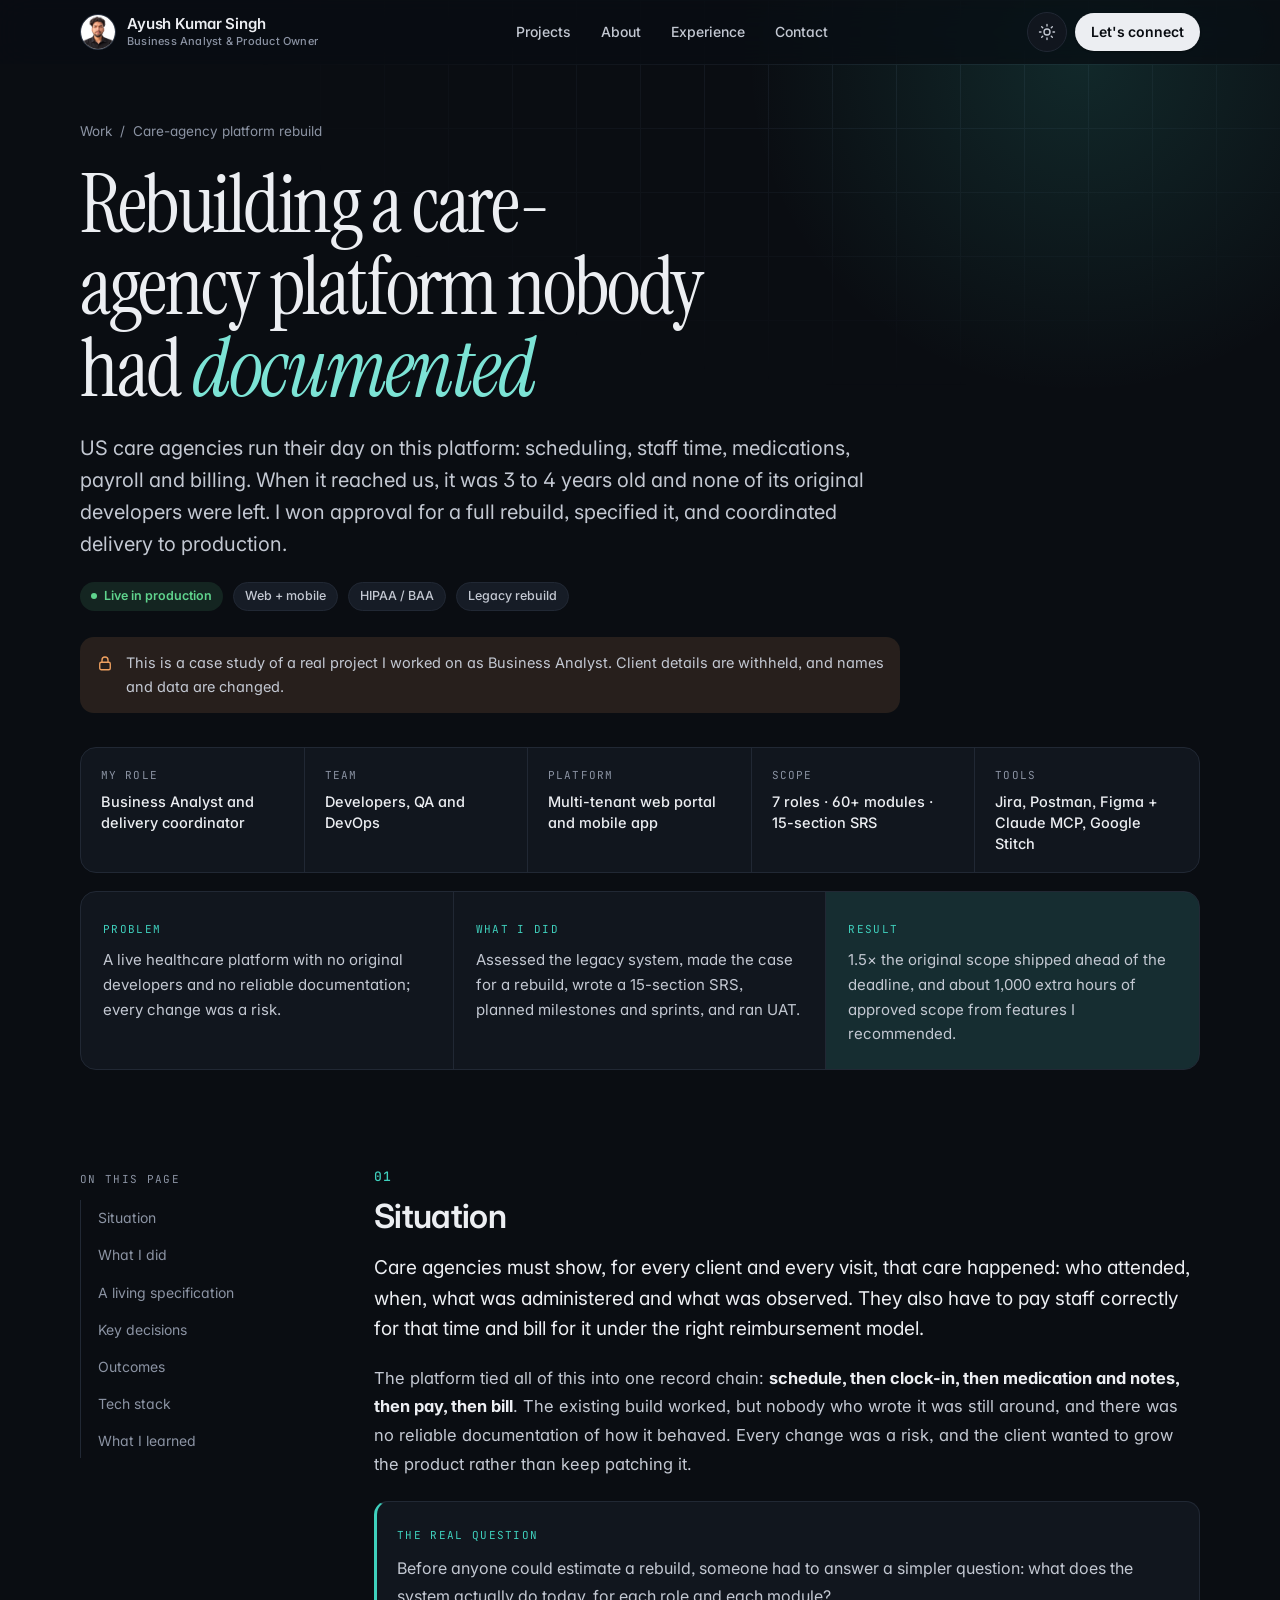
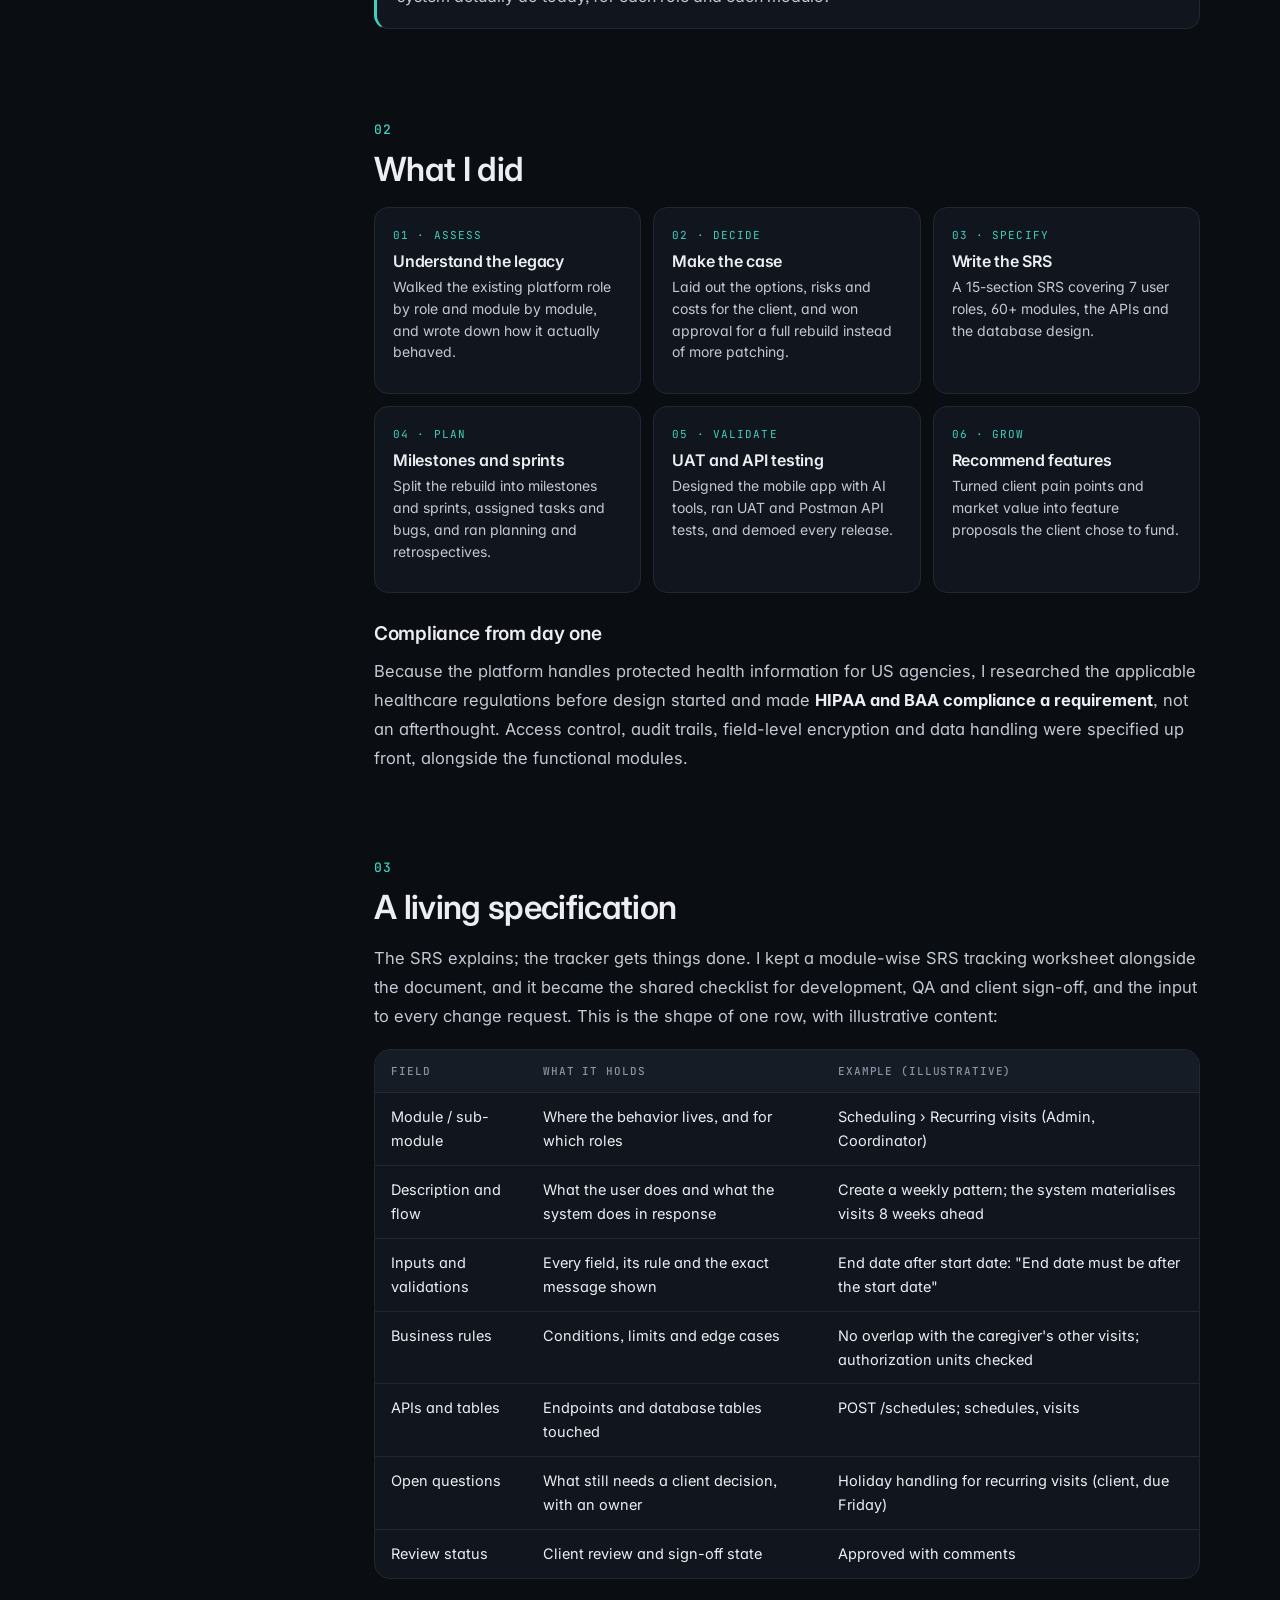
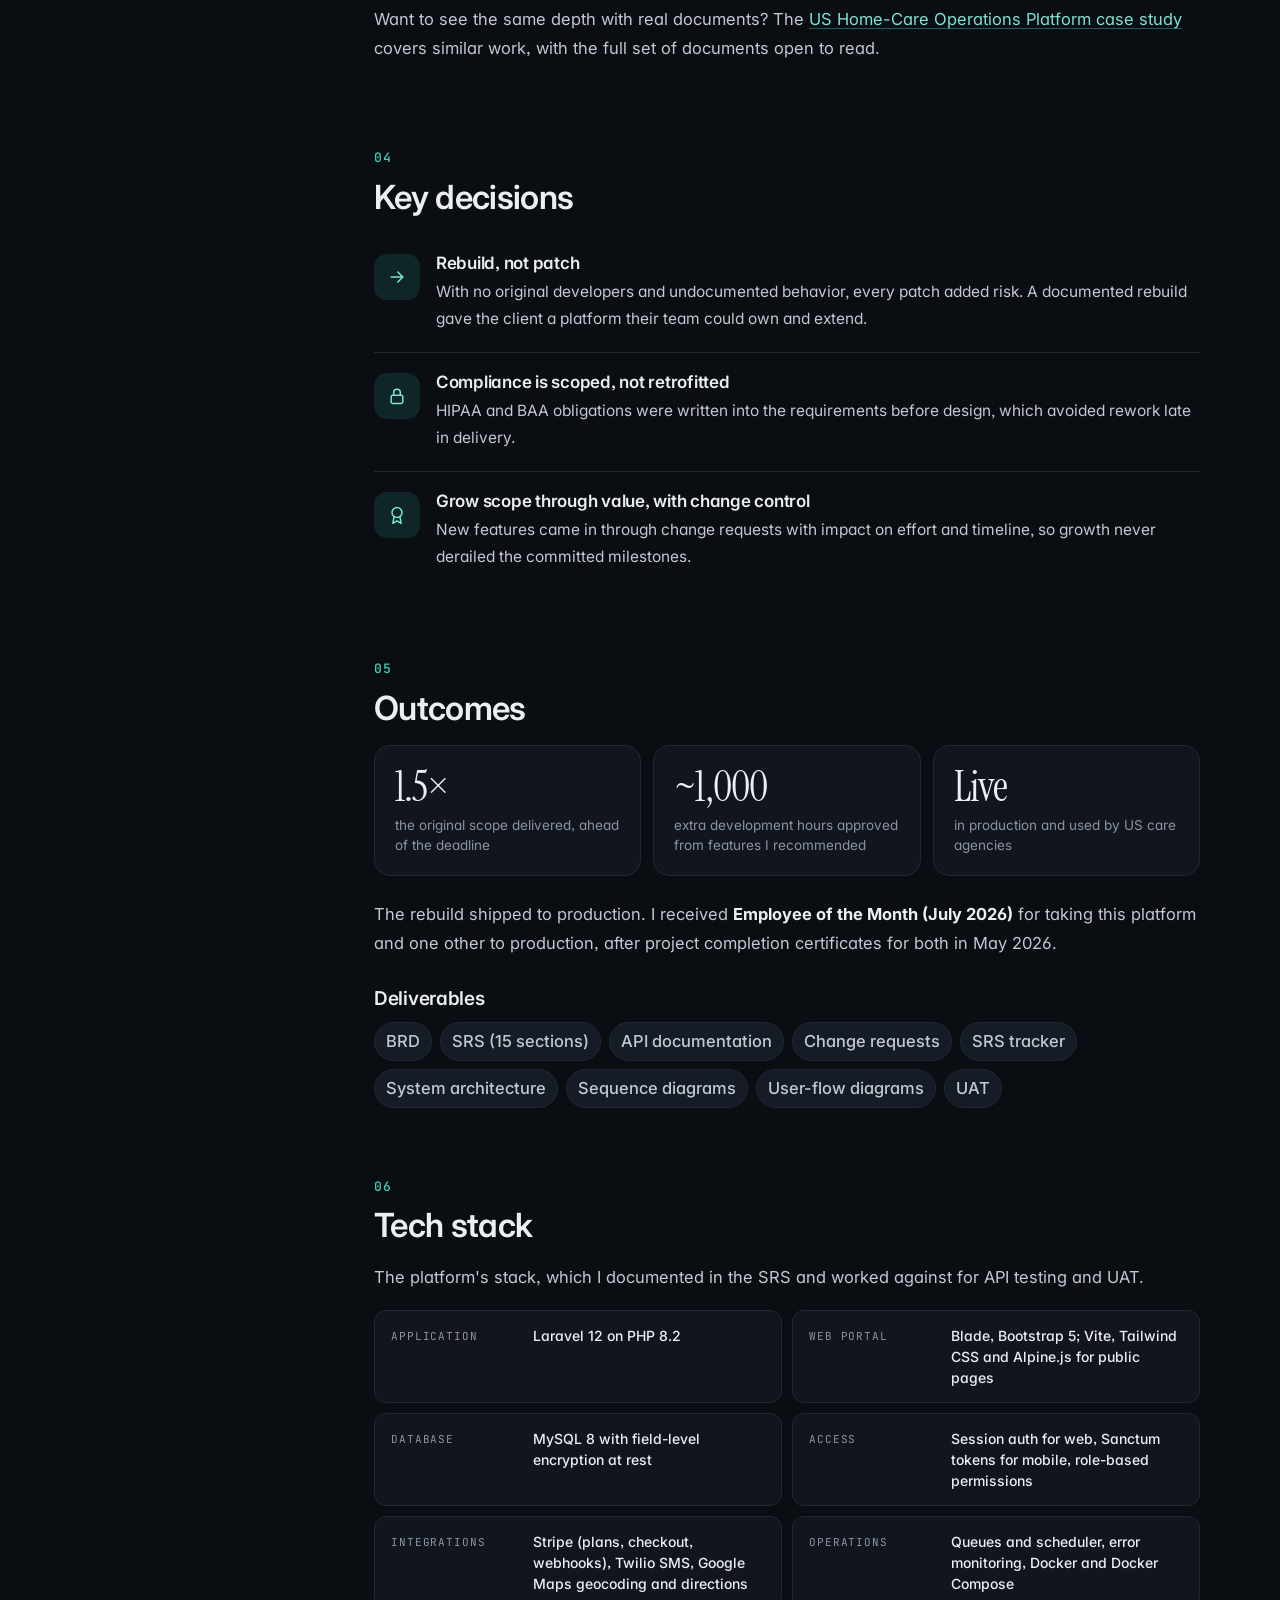
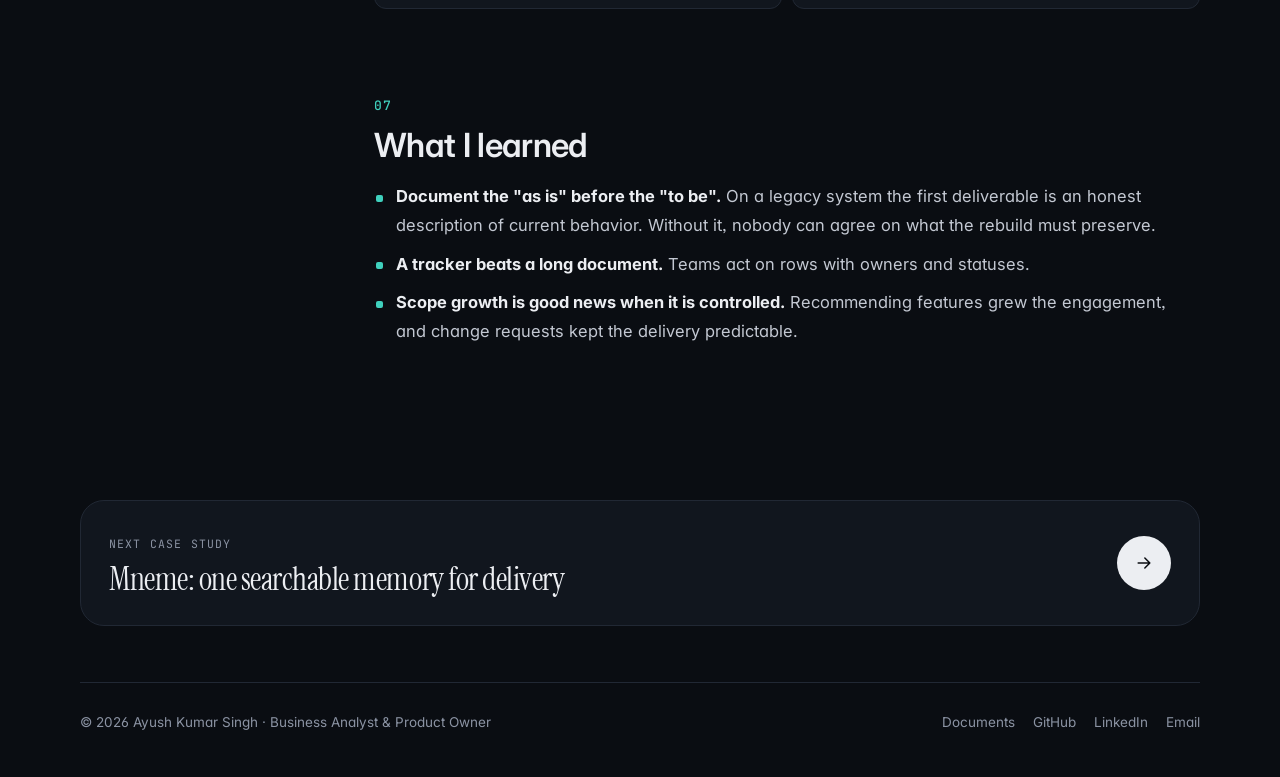
<file: case-studies/healthcare-ops-rebuild.html>
<!doctype html>
<html lang="en" data-theme="dark" data-base="../" data-library="../library.html">
<head>
<meta charset="utf-8">
<meta name="viewport" content="width=device-width, initial-scale=1">
<title>Care-agency platform rebuild · Ayush Kumar Singh</title>
<meta name="description" content="How I took over a legacy US home-care operations platform with no original team, won approval for a rebuild, specified 60+ modules and delivered 1.5x the original scope ahead of the deadline.">
<meta name="author" content="Ayush Kumar Singh">
<link rel="canonical" href="https://ayushsingh0456.github.io/case-studies/healthcare-ops-rebuild.html">
<meta name="theme-color" content="#f6f4ef" media="(prefers-color-scheme: light)">
<meta name="theme-color" content="#0a0d12" media="(prefers-color-scheme: dark)">
<meta property="og:type" content="article">
<meta property="og:title" content="Care-agency platform rebuild · Ayush Kumar Singh">
<meta property="og:description" content="How I took over a legacy US home-care operations platform with no original team, won approval for a rebuild, specified 60+ modules and delivered 1.5x the original scope ahead of the deadline.">
<meta property="og:url" content="https://ayushsingh0456.github.io/case-studies/healthcare-ops-rebuild.html">
<meta property="og:image" content="https://ayushsingh0456.github.io/assets/og.png">
<meta name="twitter:card" content="summary_large_image">
<link rel="icon" href="../assets/favicon.svg" type="image/svg+xml">
<link rel="preconnect" href="https://fonts.googleapis.com"><link rel="preconnect" href="https://fonts.gstatic.com" crossorigin><link href="https://fonts.googleapis.com/css2?family=Inter:wght@400;500;600;700&family=Instrument+Serif:ital@0;1&family=JetBrains+Mono:wght@400;500;600&display=swap" rel="stylesheet">
<link rel="stylesheet" href="../css/styles.css">
<script>(function(){try{var t=localStorage.getItem("theme");if(t==="light"||t==="dark")document.documentElement.setAttribute("data-theme",t);}catch(e){}})();</script>

</head>
<body>
<a class="skip-link" href="#content">Skip to content</a>
<svg width="0" height="0" style="position:absolute" aria-hidden="true"><symbol id="i-github" viewBox="0 0 24 24"><g fill="none" stroke="currentColor" stroke-width="1.8" stroke-linecap="round" stroke-linejoin="round"><path fill="currentColor" stroke="none" d="M12 .5a11.5 11.5 0 0 0-3.64 22.41c.58.1.79-.25.79-.56v-2c-3.2.7-3.88-1.37-3.88-1.37-.53-1.33-1.28-1.69-1.28-1.69-1.05-.71.08-.7.08-.7 1.16.08 1.77 1.19 1.77 1.19 1.03 1.77 2.71 1.26 3.37.96.1-.75.4-1.26.73-1.55-2.55-.29-5.24-1.28-5.24-5.68 0-1.26.45-2.28 1.19-3.09-.12-.29-.52-1.46.11-3.04 0 0 .97-.31 3.17 1.18a11 11 0 0 1 5.77 0c2.2-1.49 3.17-1.18 3.17-1.18.63 1.58.23 2.75.11 3.04.74.81 1.19 1.83 1.19 3.09 0 4.41-2.69 5.38-5.26 5.67.41.36.78 1.06.78 2.14v3.17c0 .31.21.67.8.56A11.5 11.5 0 0 0 12 .5Z"/></g></symbol><symbol id="i-linkedin" viewBox="0 0 24 24"><g fill="none" stroke="currentColor" stroke-width="1.8" stroke-linecap="round" stroke-linejoin="round"><path fill="currentColor" stroke="none" d="M20.45 20.45h-3.56v-5.57c0-1.33-.02-3.04-1.85-3.04-1.86 0-2.14 1.45-2.14 2.94v5.67H9.35V9h3.41v1.56h.05c.48-.9 1.64-1.85 3.37-1.85 3.6 0 4.27 2.37 4.27 5.46v6.28ZM5.34 7.43a2.06 2.06 0 1 1 0-4.13 2.06 2.06 0 0 1 0 4.13ZM7.12 20.45H3.56V9h3.56v11.45ZM22.22 0H1.77C.79 0 0 .77 0 1.73v20.54C0 23.23.79 24 1.77 24h20.45c.98 0 1.78-.77 1.78-1.73V1.73C24 .77 23.2 0 22.22 0Z"/></g></symbol><symbol id="i-mail" viewBox="0 0 24 24"><g fill="none" stroke="currentColor" stroke-width="1.8" stroke-linecap="round" stroke-linejoin="round"><path d="M4 6h16v12H4zM4 7l8 6 8-6"/></g></symbol><symbol id="i-sun" viewBox="0 0 24 24"><g fill="none" stroke="currentColor" stroke-width="1.8" stroke-linecap="round" stroke-linejoin="round"><circle cx="12" cy="12" r="4"/><path d="M12 2v2M12 20v2M4.9 4.9l1.4 1.4M17.7 17.7l1.4 1.4M2 12h2M20 12h2M4.9 19.1l1.4-1.4M17.7 6.3l1.4-1.4"/></g></symbol><symbol id="i-moon" viewBox="0 0 24 24"><g fill="none" stroke="currentColor" stroke-width="1.8" stroke-linecap="round" stroke-linejoin="round"><path d="M20 14.5A8.5 8.5 0 0 1 9.5 4a8.5 8.5 0 1 0 10.5 10.5Z"/></g></symbol><symbol id="i-arrow" viewBox="0 0 24 24"><g fill="none" stroke="currentColor" stroke-width="1.8" stroke-linecap="round" stroke-linejoin="round"><path d="M5 12h14M13 6l6 6-6 6"/></g></symbol><symbol id="i-arrow-left" viewBox="0 0 24 24"><g fill="none" stroke="currentColor" stroke-width="1.8" stroke-linecap="round" stroke-linejoin="round"><path d="M19 12H5M11 6l-6 6 6 6"/></g></symbol><symbol id="i-arrow-ur" viewBox="0 0 24 24"><g fill="none" stroke="currentColor" stroke-width="1.8" stroke-linecap="round" stroke-linejoin="round"><path d="M7 17 17 7M8 7h9v9"/></g></symbol><symbol id="i-chev" viewBox="0 0 24 24"><g fill="none" stroke="currentColor" stroke-width="1.8" stroke-linecap="round" stroke-linejoin="round"><path d="m6 9 6 6 6-6"/></g></symbol><symbol id="i-chev-left" viewBox="0 0 24 24"><g fill="none" stroke="currentColor" stroke-width="1.8" stroke-linecap="round" stroke-linejoin="round"><path d="m15 6-6 6 6 6"/></g></symbol><symbol id="i-chev-right" viewBox="0 0 24 24"><g fill="none" stroke="currentColor" stroke-width="1.8" stroke-linecap="round" stroke-linejoin="round"><path d="m9 6 6 6-6 6"/></g></symbol><symbol id="i-copy" viewBox="0 0 24 24"><g fill="none" stroke="currentColor" stroke-width="1.8" stroke-linecap="round" stroke-linejoin="round"><rect x="8" y="8" width="12" height="12" rx="2"/><path d="M16 8V6a2 2 0 0 0-2-2H6a2 2 0 0 0-2 2v8a2 2 0 0 0 2 2h2"/></g></symbol><symbol id="i-award" viewBox="0 0 24 24"><g fill="none" stroke="currentColor" stroke-width="1.8" stroke-linecap="round" stroke-linejoin="round"><circle cx="12" cy="9" r="6"/><path d="m8.5 14-1.5 8 5-3 5 3-1.5-8"/></g></symbol><symbol id="i-lock" viewBox="0 0 24 24"><g fill="none" stroke="currentColor" stroke-width="1.8" stroke-linecap="round" stroke-linejoin="round"><rect x="5" y="11" width="14" height="10" rx="2"/><path d="M8 11V8a4 4 0 0 1 8 0v3"/></g></symbol><symbol id="i-menu" viewBox="0 0 24 24"><g fill="none" stroke="currentColor" stroke-width="1.8" stroke-linecap="round" stroke-linejoin="round"><path d="M4 7h16M4 12h16M4 17h16"/></g></symbol><symbol id="i-pin" viewBox="0 0 24 24"><g fill="none" stroke="currentColor" stroke-width="1.8" stroke-linecap="round" stroke-linejoin="round"><path d="M12 21s-7-6.1-7-11.5a7 7 0 0 1 14 0C19 14.9 12 21 12 21Z"/><circle cx="12" cy="9.5" r="2.5"/></g></symbol><symbol id="i-doc" viewBox="0 0 24 24"><g fill="none" stroke="currentColor" stroke-width="1.8" stroke-linecap="round" stroke-linejoin="round"><path d="M14 3H7a2 2 0 0 0-2 2v14a2 2 0 0 0 2 2h10a2 2 0 0 0 2-2V8z"/><path d="M14 3v5h5M9 13h6M9 17h4"/></g></symbol><symbol id="i-download" viewBox="0 0 24 24"><g fill="none" stroke="currentColor" stroke-width="1.8" stroke-linecap="round" stroke-linejoin="round"><path d="M12 4v11M7 10l5 5 5-5M5 20h14"/></g></symbol><symbol id="i-external" viewBox="0 0 24 24"><g fill="none" stroke="currentColor" stroke-width="1.8" stroke-linecap="round" stroke-linejoin="round"><path d="M14 4h6v6M20 4l-9 9M18 14v5a1 1 0 0 1-1 1H5a1 1 0 0 1-1-1V7a1 1 0 0 1 1-1h5"/></g></symbol><symbol id="i-link" viewBox="0 0 24 24"><g fill="none" stroke="currentColor" stroke-width="1.8" stroke-linecap="round" stroke-linejoin="round"><path d="M10 14a4 4 0 0 0 5.66 0l3-3a4 4 0 0 0-5.66-5.66l-1 1"/><path d="M14 10a4 4 0 0 0-5.66 0l-3 3a4 4 0 0 0 5.66 5.66l1-1"/></g></symbol><symbol id="i-x" viewBox="0 0 24 24"><g fill="none" stroke="currentColor" stroke-width="1.8" stroke-linecap="round" stroke-linejoin="round"><path d="M6 6l12 12M18 6 6 18"/></g></symbol><symbol id="i-search" viewBox="0 0 24 24"><g fill="none" stroke="currentColor" stroke-width="1.8" stroke-linecap="round" stroke-linejoin="round"><circle cx="11" cy="11" r="7"/><path d="m20 20-3.5-3.5"/></g></symbol><symbol id="i-compass" viewBox="0 0 24 24"><g fill="none" stroke="currentColor" stroke-width="1.8" stroke-linecap="round" stroke-linejoin="round"><circle cx="12" cy="12" r="9"/><path d="m15.5 8.5-2 5-5 2 2-5z"/></g></symbol><symbol id="i-calendar" viewBox="0 0 24 24"><g fill="none" stroke="currentColor" stroke-width="1.8" stroke-linecap="round" stroke-linejoin="round"><rect x="4" y="5" width="16" height="15" rx="2"/><path d="M4 10h16M9 3v4M15 3v4"/></g></symbol><symbol id="i-check" viewBox="0 0 24 24"><g fill="none" stroke="currentColor" stroke-width="1.8" stroke-linecap="round" stroke-linejoin="round"><path d="M4 12.5 9 17l11-11"/></g></symbol><symbol id="i-checklist" viewBox="0 0 24 24"><g fill="none" stroke="currentColor" stroke-width="1.8" stroke-linecap="round" stroke-linejoin="round"><path d="M9 6h11M9 12h11M9 18h11"/><path d="m3.5 6 1.5 1.5L7.5 5M3.5 12l1.5 1.5L7.5 11M3.5 18l1.5 1.5L7.5 17"/></g></symbol><symbol id="i-users" viewBox="0 0 24 24"><g fill="none" stroke="currentColor" stroke-width="1.8" stroke-linecap="round" stroke-linejoin="round"><circle cx="9" cy="8" r="3.5"/><path d="M2.5 20a6.5 6.5 0 0 1 13 0M16 4.5a3.5 3.5 0 0 1 0 7M18 14.5a6.5 6.5 0 0 1 3.5 5.5"/></g></symbol><symbol id="i-sparkle" viewBox="0 0 24 24"><g fill="none" stroke="currentColor" stroke-width="1.8" stroke-linecap="round" stroke-linejoin="round"><path d="M12 3v4M12 17v4M3 12h4M17 12h4M6.3 6.3l2.5 2.5M15.2 15.2l2.5 2.5M6.3 17.7l2.5-2.5M15.2 8.8l2.5-2.5"/></g></symbol><symbol id="i-health" viewBox="0 0 24 24"><g fill="none" stroke="currentColor" stroke-width="1.8" stroke-linecap="round" stroke-linejoin="round"><path d="M12 20s-7.5-4.6-9-9.3C1.9 7.1 4.2 4 7.4 4c2 0 3.6 1.2 4.6 2.8C13 5.2 14.6 4 16.6 4c3.2 0 5.5 3.1 4.4 6.7C19.5 15.4 12 20 12 20Z"/><path d="M8 11h2l1-2 2 4 1-2h2"/></g></symbol><symbol id="i-store" viewBox="0 0 24 24"><g fill="none" stroke="currentColor" stroke-width="1.8" stroke-linecap="round" stroke-linejoin="round"><path d="M4 9 5.5 4h13L20 9M4 9h16v11H4zM4 9a2.7 2.7 0 0 0 5.3 0 2.7 2.7 0 0 0 5.4 0 2.7 2.7 0 0 0 5.3 0M10 20v-5h4v5"/></g></symbol><symbol id="i-utensils" viewBox="0 0 24 24"><g fill="none" stroke="currentColor" stroke-width="1.8" stroke-linecap="round" stroke-linejoin="round"><path d="M7 3v8a2 2 0 0 0 2 2v8M11 3v6a2 2 0 0 1-2 2M3 3v6a2 2 0 0 0 2 2M17 21V3c-2 1-3.5 3.5-3.5 7v3H17"/></g></symbol><symbol id="i-wallet" viewBox="0 0 24 24"><g fill="none" stroke="currentColor" stroke-width="1.8" stroke-linecap="round" stroke-linejoin="round"><path d="M4 7a2 2 0 0 1 2-2h11v4"/><rect x="3" y="7" width="18" height="13" rx="2"/><path d="M16 13.5h2"/></g></symbol><symbol id="i-dumbbell" viewBox="0 0 24 24"><g fill="none" stroke="currentColor" stroke-width="1.8" stroke-linecap="round" stroke-linejoin="round"><path d="M6.5 6.5v11M17.5 6.5v11M3.5 9v6M20.5 9v6M6.5 12h11"/></g></symbol><symbol id="i-hotel" viewBox="0 0 24 24"><g fill="none" stroke="currentColor" stroke-width="1.8" stroke-linecap="round" stroke-linejoin="round"><path d="M3 21V8l9-5 9 5v13M9 21v-6h6v6M8 10h.01M12 10h.01M16 10h.01"/></g></symbol><symbol id="i-cpu" viewBox="0 0 24 24"><g fill="none" stroke="currentColor" stroke-width="1.8" stroke-linecap="round" stroke-linejoin="round"><rect x="6" y="6" width="12" height="12" rx="2"/><path d="M9.5 9.5h5v5h-5zM9 2v4M15 2v4M9 18v4M15 18v4M2 9h4M2 15h4M18 9h4M18 15h4"/></g></symbol><symbol id="i-flow" viewBox="0 0 24 24"><g fill="none" stroke="currentColor" stroke-width="1.8" stroke-linecap="round" stroke-linejoin="round"><rect x="3" y="3" width="7" height="6" rx="1.5"/><rect x="14" y="15" width="7" height="6" rx="1.5"/><path d="M6.5 9v4.5a2 2 0 0 0 2 2H14"/></g></symbol><symbol id="i-shield" viewBox="0 0 24 24"><g fill="none" stroke="currentColor" stroke-width="1.8" stroke-linecap="round" stroke-linejoin="round"><path d="M12 3 4.5 6v6c0 4.4 3.2 7.8 7.5 9 4.3-1.2 7.5-4.6 7.5-9V6z"/><path d="m9 12 2 2 4-4"/></g></symbol><symbol id="i-target" viewBox="0 0 24 24"><g fill="none" stroke="currentColor" stroke-width="1.8" stroke-linecap="round" stroke-linejoin="round"><circle cx="12" cy="12" r="9"/><circle cx="12" cy="12" r="5"/><circle cx="12" cy="12" r="1.5"/></g></symbol><symbol id="i-code" viewBox="0 0 24 24"><g fill="none" stroke="currentColor" stroke-width="1.8" stroke-linecap="round" stroke-linejoin="round"><path d="m8 8-4 4 4 4M16 8l4 4-4 4M14 5l-4 14"/></g></symbol><symbol id="i-layers" viewBox="0 0 24 24"><g fill="none" stroke="currentColor" stroke-width="1.8" stroke-linecap="round" stroke-linejoin="round"><path d="m12 3 9 5-9 5-9-5z"/><path d="m3 13 9 5 9-5"/></g></symbol><symbol id="i-rocket" viewBox="0 0 24 24"><g fill="none" stroke="currentColor" stroke-width="1.8" stroke-linecap="round" stroke-linejoin="round"><path d="M5 15c-1 1-1.5 4-1.5 4.5S6 19 9 18M14.5 4.5c3-1 5-1 5-1s0 2-1 5L12 15l-3-3z"/><path d="M9 12 6.5 11.5 9 8h4M12 15l.5 2.5L16 15v-4"/></g></symbol><symbol id="i-chat" viewBox="0 0 24 24"><g fill="none" stroke="currentColor" stroke-width="1.8" stroke-linecap="round" stroke-linejoin="round"><path d="M4 5h16v11H9l-5 4z"/><path d="M8 9.5h8M8 12.5h5"/></g></symbol></svg>
<header class="nav">
  <div class="container">
    <a class="brand" href="../index.html" aria-label="Portfolio home"><span class="brand-avatar"><img src="../assets/img/ayush.webp" alt="" width="36" height="36"></span><span class="brand-name">Ayush Kumar Singh<small>Business Analyst &amp; Product Owner</small></span></a>
    <nav aria-label="Primary"><ul class="nav-links"><li><a href="../index.html#work">Projects</a></li><li><a href="../index.html#about">About</a></li><li><a href="../index.html#experience">Experience</a></li><li><a href="../index.html#contact">Contact</a></li></ul></nav>
    <div class="nav-right">
      <button class="icon-btn theme-toggle" type="button" data-theme-toggle aria-label="Toggle theme"><svg class="i-sun" aria-hidden="true"><use href="#i-sun"/></svg><svg class="i-moon" aria-hidden="true"><use href="#i-moon"/></svg></button>
      <a class="btn btn-primary btn-sm btn-nav" href="../index.html#contact">Let&#x27;s connect</a>
      <button class="icon-btn menu-btn" type="button" data-menu-toggle aria-expanded="false" aria-controls="mobile-menu" aria-label="Open menu"><svg aria-hidden="true"><use href="#i-menu"/></svg></button>
    </div>
  </div>
  <div class="progress" aria-hidden="true"></div>
</header>
<nav class="mobile-menu" id="mobile-menu" aria-label="Mobile"><a href="../index.html#work">Projects</a><a href="../index.html#about">About</a><a href="../index.html#experience">Experience</a><a href="../index.html#contact">Contact</a></nav>
<main id="content">
<div class="backdrop" aria-hidden="true"></div>
<div class="container">
  <section class="cs-hero">
    <nav class="crumbs" aria-label="Breadcrumb"><a href="../index.html#work">Work</a><span>/</span><span>Care-agency platform rebuild</span></nav>
    <h1>Rebuilding a care-agency platform nobody had <em>documented</em></h1>
    <p class="cs-sub">US care agencies run their day on this platform: scheduling, staff time, medications, payroll and billing. When it reached us, it was 3 to 4 years old and none of its original developers were left. I won approval for a full rebuild, specified it, and coordinated delivery to production.</p>
    <div class="cs-badges"><span class="status status-live">Live in production</span><span class="tag">Web + mobile</span><span class="tag">HIPAA / BAA</span><span class="tag">Legacy rebuild</span></div>
    
    <p class="disclaimer"><svg aria-hidden="true"><use href="#i-lock"/></svg><span>This is a case study of a real project I worked on as Business Analyst. Client details are withheld, and names and data are changed.</span></p>
    <dl class="meta-grid"><div class="meta"><dt>My role</dt><dd>Business Analyst and delivery coordinator</dd></div><div class="meta"><dt>Team</dt><dd>Developers, QA and DevOps</dd></div><div class="meta"><dt>Platform</dt><dd>Multi-tenant web portal and mobile app</dd></div><div class="meta"><dt>Scope</dt><dd>7 roles · 60+ modules · 15-section SRS</dd></div><div class="meta"><dt>Tools</dt><dd>Jira, Postman, Figma + Claude MCP, Google Stitch</dd></div></dl>
    <div class="tldr"><div><span class="k">Problem</span><p>A live healthcare platform with no original developers and no reliable documentation; every change was a risk.</p></div><div><span class="k">What I did</span><p>Assessed the legacy system, made the case for a rebuild, wrote a 15-section SRS, planned milestones and sprints, and ran UAT.</p></div><div><span class="k">Result</span><p>1.5× the original scope shipped ahead of the deadline, and about 1,000 extra hours of approved scope from features I recommended.</p></div></div>
  </section>
  <div class="cs-layout">
    <nav class="toc" aria-label="On this page"><p>On this page</p><ol><li><a href="#situation">Situation</a></li><li><a href="#approach">What I did</a></li><li><a href="#tracker">A living specification</a></li><li><a href="#decisions">Key decisions</a></li><li><a href="#outcomes">Outcomes</a></li><li><a href="#stack">Tech stack</a></li><li><a href="#learned">What I learned</a></li></ol></nav>
    <article class="prose">
<section id="situation"><h2><span class="num">01</span>Situation</h2>
  <p class="lede">Care agencies must show, for every client and every visit, that care happened: who attended, when, what was administered and what was observed. They also have to pay staff correctly for that time and bill for it under the right reimbursement model.</p>
  <p>The platform tied all of this into one record chain: <strong>schedule, then clock-in, then medication and notes, then pay, then bill</strong>. The existing build worked, but nobody who wrote it was still around, and there was no reliable documentation of how it behaved. Every change was a risk, and the client wanted to grow the product rather than keep patching it.</p>
  <div class="callout"><span class="label">The real question</span><p>Before anyone could estimate a rebuild, someone had to answer a simpler question: what does the system actually do today, for each role and each module?</p></div>
</section>
<section id="approach"><h2><span class="num">02</span>What I did</h2>
  <div class="phase-grid">
    <div class="phase"><span class="n">01 · ASSESS</span><h4>Understand the legacy</h4><p>Walked the existing platform role by role and module by module, and wrote down how it actually behaved.</p></div>
    <div class="phase"><span class="n">02 · DECIDE</span><h4>Make the case</h4><p>Laid out the options, risks and costs for the client, and won approval for a full rebuild instead of more patching.</p></div>
    <div class="phase"><span class="n">03 · SPECIFY</span><h4>Write the SRS</h4><p>A 15-section SRS covering 7 user roles, 60+ modules, the APIs and the database design.</p></div>
    <div class="phase"><span class="n">04 · PLAN</span><h4>Milestones and sprints</h4><p>Split the rebuild into milestones and sprints, assigned tasks and bugs, and ran planning and retrospectives.</p></div>
    <div class="phase"><span class="n">05 · VALIDATE</span><h4>UAT and API testing</h4><p>Designed the mobile app with AI tools, ran UAT and Postman API tests, and demoed every release.</p></div>
    <div class="phase"><span class="n">06 · GROW</span><h4>Recommend features</h4><p>Turned client pain points and market value into feature proposals the client chose to fund.</p></div>
  </div>
  <h3>Compliance from day one</h3>
  <p>Because the platform handles protected health information for US agencies, I researched the applicable healthcare regulations before design started and made <strong>HIPAA and BAA compliance a requirement</strong>, not an afterthought. Access control, audit trails, field-level encryption and data handling were specified up front, alongside the functional modules.</p>
</section>
<section id="tracker"><h2><span class="num">03</span>A living specification</h2>
  <p>The SRS explains; the tracker gets things done. I kept a module-wise SRS tracking worksheet alongside the document, and it became the shared checklist for development, QA and client sign-off, and the input to every change request. This is the shape of one row, with illustrative content:</p>
  <div class="table-wrap"><table><thead><tr><th>Field</th><th>What it holds</th><th>Example (illustrative)</th></tr></thead><tbody>
    <tr><td>Module / sub-module</td><td>Where the behavior lives, and for which roles</td><td>Scheduling › Recurring visits (Admin, Coordinator)</td></tr>
    <tr><td>Description and flow</td><td>What the user does and what the system does in response</td><td>Create a weekly pattern; the system materialises visits 8 weeks ahead</td></tr>
    <tr><td>Inputs and validations</td><td>Every field, its rule and the exact message shown</td><td>End date after start date: "End date must be after the start date"</td></tr>
    <tr><td>Business rules</td><td>Conditions, limits and edge cases</td><td>No overlap with the caregiver's other visits; authorization units checked</td></tr>
    <tr><td>APIs and tables</td><td>Endpoints and database tables touched</td><td>POST /schedules; schedules, visits</td></tr>
    <tr><td>Open questions</td><td>What still needs a client decision, with an owner</td><td>Holiday handling for recurring visits (client, due Friday)</td></tr>
    <tr><td>Review status</td><td>Client review and sign-off state</td><td>Approved with comments</td></tr>
  </tbody></table></div>
  <p>Want to see the same depth with real documents? The <a class="inline" href="home-care.html">US Home-Care Operations Platform case study</a> covers similar work, with the full set of documents open to read.</p>
</section>
<section id="decisions"><h2><span class="num">04</span>Key decisions</h2>
  <div class="decision"><span class="ico"><svg aria-hidden="true"><use href="#i-arrow"/></svg></span><div><h4>Rebuild, not patch</h4><p>With no original developers and undocumented behavior, every patch added risk. A documented rebuild gave the client a platform their team could own and extend.</p></div></div>
  <div class="decision"><span class="ico"><svg aria-hidden="true"><use href="#i-lock"/></svg></span><div><h4>Compliance is scoped, not retrofitted</h4><p>HIPAA and BAA obligations were written into the requirements before design, which avoided rework late in delivery.</p></div></div>
  <div class="decision"><span class="ico"><svg aria-hidden="true"><use href="#i-award"/></svg></span><div><h4>Grow scope through value, with change control</h4><p>New features came in through change requests with impact on effort and timeline, so growth never derailed the committed milestones.</p></div></div>
</section>
<section id="outcomes"><h2><span class="num">05</span>Outcomes</h2>
  <div class="outcomes">
    <div class="outcome"><b>1.5×</b><span>the original scope delivered, ahead of the deadline</span></div>
    <div class="outcome"><b>~1,000</b><span>extra development hours approved from features I recommended</span></div>
    <div class="outcome"><b>Live</b><span>in production and used by US care agencies</span></div>
  </div>
  <p>The rebuild shipped to production. I received <strong>Employee of the Month (July 2026)</strong> for taking this platform and one other to production, after project completion certificates for both in May 2026.</p>
  <h3>Deliverables</h3>
  <ul class="tags"><li class="tag">BRD</li><li class="tag">SRS (15 sections)</li><li class="tag">API documentation</li><li class="tag">Change requests</li><li class="tag">SRS tracker</li><li class="tag">System architecture</li><li class="tag">Sequence diagrams</li><li class="tag">User-flow diagrams</li><li class="tag">UAT</li></ul>
</section>
<section id="stack"><h2><span class="num">06</span>Tech stack</h2>
  <p>The platform's stack, which I documented in the SRS and worked against for API testing and UAT.</p>
  <dl class="stack-table">
    <div class="stack-row"><dt>Application</dt><dd>Laravel 12 on PHP 8.2</dd></div>
    <div class="stack-row"><dt>Web portal</dt><dd>Blade, Bootstrap 5; Vite, Tailwind CSS and Alpine.js for public pages</dd></div>
    <div class="stack-row"><dt>Database</dt><dd>MySQL 8 with field-level encryption at rest</dd></div>
    <div class="stack-row"><dt>Access</dt><dd>Session auth for web, Sanctum tokens for mobile, role-based permissions</dd></div>
    <div class="stack-row"><dt>Integrations</dt><dd>Stripe (plans, checkout, webhooks), Twilio SMS, Google Maps geocoding and directions</dd></div>
    <div class="stack-row"><dt>Operations</dt><dd>Queues and scheduler, error monitoring, Docker and Docker Compose</dd></div>
  </dl>
</section>
<section id="learned"><h2><span class="num">07</span>What I learned</h2>
  <ul class="list">
    <li><strong>Document the "as is" before the "to be".</strong> On a legacy system the first deliverable is an honest description of current behavior. Without it, nobody can agree on what the rebuild must preserve.</li>
    <li><strong>A tracker beats a long document.</strong> Teams act on rows with owners and statuses.</li>
    <li><strong>Scope growth is good news when it is controlled.</strong> Recommending features grew the engagement, and change requests kept the delivery predictable.</li>
  </ul>
</section></article>
  </div>
  <a class="next-case" href="mneme.html"><div><span class="k">Next case study</span><b>Mneme: one searchable memory for delivery</b></div><span class="arrow-c"><svg aria-hidden="true"><use href="#i-arrow"/></svg></span></a>
</div>
</main>
<div class="container">
  <footer class="site-foot">
    <span>© <span data-year>2026</span> Ayush Kumar Singh · Business Analyst &amp; Product Owner</span>
    <nav aria-label="Footer"><a href="../library.html">Documents</a><a href="https://github.com/ayushsingh0456" target="_blank" rel="noopener">GitHub</a><a href="https://www.linkedin.com/in/ayush-singh-914495189/" target="_blank" rel="noopener">LinkedIn</a><a href="mailto:ayushsingh.06533@gmail.com">Email</a></nav>
  </footer>
</div>
<dialog class="viewer" aria-label="Document viewer">
  <div class="vw" role="document">
    <div class="vw-head">
      <span class="kind" data-vw-kind></span>
      <div class="title"><b data-vw-title></b><span data-vw-path></span></div>
      <div class="vw-acts">
        <a class="btn btn-ghost btn-xs" data-vw-pdf href="#" target="_blank" rel="noopener" hidden><svg aria-hidden="true"><use href="#i-download"/></svg> PDF</a>
        <a class="btn btn-ghost btn-xs" data-vw-gh href="#" target="_blank" rel="noopener"><svg aria-hidden="true"><use href="#i-github"/></svg> Source</a>
        <button class="btn btn-ghost btn-xs" type="button" data-vw-link><svg aria-hidden="true"><use href="#i-link"/></svg> Copy link</button>
        <button class="icon-btn" type="button" data-vw-close aria-label="Close document"><svg aria-hidden="true"><use href="#i-x"/></svg></button>
      </div>
    </div>
    <div class="vw-main"><nav class="vw-toc" aria-label="Document contents"></nav><div class="vw-body" tabindex="0"></div></div>
  </div>
</dialog>
<dialog class="lightbox" aria-label="Image viewer">
  <div class="lb">
    <div class="lb-head"><b data-lb-title></b><button class="icon-btn" type="button" data-lb-close aria-label="Close"><svg aria-hidden="true"><use href="#i-x"/></svg></button></div>
    <div class="lb-stage"><img alt=""></div>
    <div class="lb-nav"><button class="icon-btn" type="button" data-lb-prev aria-label="Previous"><svg aria-hidden="true"><use href="#i-chev-left"/></svg></button><button class="icon-btn" type="button" data-lb-next aria-label="Next"><svg aria-hidden="true"><use href="#i-chev-right"/></svg></button></div>
  </div>
</dialog>
<div class="toast" role="status" aria-live="polite"></div>
<script type="application/json" id="doc-index">{"projects":{"homecare":{"name":"US Home-Care Operations Platform","slug":"us-home-care-operations-platform","note":"Case study of a real project. Client details are withheld and names and data are changed; the document is rendered live from its public GitHub repository."},"commerce":{"name":"Local Commerce & Booking Platform","slug":"local-commerce-booking-platform","note":"Case study of a real project. Client details are withheld and names and data are changed; the document is rendered live from its public GitHub repository."},"restaurant":{"name":"Multi-Branch Restaurant Ordering & POS Platform","slug":"multi-branch-restaurant-ordering-pos-platform","note":"Case study of a real project. Client details are withheld and names and data are changed; the document is rendered live from its public GitHub repository."}},"docs":[{"id":"homecare-project-charter","project":"homecare","group":"discovery","kind":"CHR","path":"01-discovery/project-charter.md","title":"Project charter","blurb":"Vision, objectives, scope boundaries, milestones, budget assumptions and governance."},{"id":"homecare-stakeholder-register-raci","project":"homecare","group":"discovery","kind":"RACI","path":"01-discovery/stakeholder-register-raci.md","title":"Stakeholder register and RACI","blurb":"Who decides, who is consulted and how each stakeholder is engaged."},{"id":"homecare-personas","project":"homecare","group":"discovery","kind":"PER","path":"01-discovery/personas.md","title":"Personas","blurb":"Five personas grounded in workshop findings, with goals, pains and constraints."},{"id":"homecare-current-vs-future-state","project":"homecare","group":"discovery","kind":"MAP","path":"01-discovery/current-vs-future-state.md","title":"AS-IS vs TO-BE process","blurb":"Current paper-and-phone process against the future state, with 12 quantified pain points."},{"id":"homecare-brd","project":"homecare","group":"requirements","kind":"BRD","path":"02-requirements/BRD.md","title":"Business Requirements Document","blurb":"Six measurable objectives with baselines and targets, business needs, scope and sign-off.","pdf":"assets/docs/home-care-BRD.pdf","thumb":"assets/thumbs/home-care-BRD.webp"},{"id":"homecare-srs","project":"homecare","group":"requirements","kind":"SRS","path":"02-requirements/SRS.md","title":"Software Requirements Specification","blurb":"ISO/IEC/IEEE 29148 SRS: 93 functional requirements with field-level validation and messages.","pdf":"assets/docs/home-care-SRS.pdf","thumb":"assets/thumbs/home-care-SRS.webp"},{"id":"homecare-business-rules","project":"homecare","group":"requirements","kind":"BR","path":"02-requirements/business-rules.md","title":"Business rules and decision tables","blurb":"58 rules: EVV exceptions, overtime with no premium stacking, 15-minute billing units."},{"id":"homecare-non-functional-requirements","project":"homecare","group":"requirements","kind":"NFR","path":"02-requirements/non-functional-requirements.md","title":"Non-functional requirements","blurb":"29 measurable NFRs organised by ISO/IEC 25010 quality characteristics."},{"id":"homecare-compliance-mapping","project":"homecare","group":"requirements","kind":"CMP","path":"02-requirements/compliance-mapping.md","title":"Compliance mapping","blurb":"HIPAA safeguards, the Cures Act EVV elements and FLSA rules mapped to requirements."},{"id":"homecare-requirements-traceability-matrix","project":"homecare","group":"requirements","kind":"RTM","path":"02-requirements/requirements-traceability-matrix.md","title":"Requirements traceability matrix","blurb":"Generated chain from objective to requirement, rule, story, API operation and test."},{"id":"homecare-system-context-and-containers","project":"homecare","group":"design","kind":"ARCH","path":"03-design/architecture/system-context-and-containers.md","title":"System context and containers","blurb":"C4 views, container responsibilities and quality-attribute scenarios."},{"id":"homecare-sequence-diagrams","project":"homecare","group":"design","kind":"SEQ","path":"03-design/diagrams/sequence-diagrams.md","title":"Sequence diagrams","blurb":"Clock-in with identity check, offline sync, billing run and dose escalation."},{"id":"homecare-state-machines","project":"homecare","group":"design","kind":"SEQ","path":"03-design/diagrams/state-machines.md","title":"State machines","blurb":"Visit, dose task, timesheet and invoice life cycles."},{"id":"homecare-erd","project":"homecare","group":"design","kind":"ERD","path":"03-design/data/erd.md","title":"Entity relationship diagram","blurb":"Tenancy, clients, authorizations, visits, punches, doses, payroll and billing entities."},{"id":"homecare-readme","project":"homecare","group":"design","kind":"UI","path":"03-design/wireframes/README.md","title":"Annotated wireframes","blurb":"Six low-fidelity screens for the caregiver app and the agency web app."},{"id":"homecare-openapi","project":"homecare","group":"design","kind":"API","path":"04-api/openapi.yaml","title":"OpenAPI 3.1 specification","blurb":"105 operations, each tagged with the requirements it implements."},{"id":"homecare-ep-06-evv","project":"homecare","group":"delivery","kind":"US","path":"05-delivery/user-stories/EP-06-evv.md","title":"User stories: EVV","blurb":"INVEST stories with boundary-value Gherkin scenarios for clock-in and exceptions."},{"id":"homecare-release-and-sprint-plan","project":"homecare","group":"delivery","kind":"PLAN","path":"05-delivery/release-and-sprint-plan.md","title":"Release and sprint plan","blurb":"Milestones, sprint goals, capacity and the ceremonies that run them."},{"id":"homecare-change-request-log","project":"homecare","group":"delivery","kind":"CR","path":"05-delivery/change-request-log.md","title":"Change request log","blurb":"Eight CRs with impact analysis, including two rejected with rationale."},{"id":"homecare-raid-log","project":"homecare","group":"delivery","kind":"RAID","path":"05-delivery/raid-log.md","title":"RAID log","blurb":"Risks, assumptions, issues and dependencies with owners and responses."},{"id":"homecare-test-strategy-and-plan","project":"homecare","group":"quality","kind":"QA","path":"06-quality/test-strategy-and-plan.md","title":"Test strategy and plan","blurb":"Risk-based scope, levels, environments, entry and exit criteria."},{"id":"homecare-test-cases","project":"homecare","group":"quality","kind":"QA","path":"06-quality/test-cases.md","title":"Test cases","blurb":"118 test cases traced to requirements and business rules."},{"id":"homecare-uat-plan-and-scripts","project":"homecare","group":"quality","kind":"UAT","path":"06-quality/uat-plan-and-scripts.md","title":"UAT plan and scripts","blurb":"12 business scenarios with steps, expected results and sign-off."},{"id":"homecare-inc-2026-007-duplicate-client-invoices","project":"homecare","group":"operations","kind":"INC","path":"07-operations/incidents/INC-2026-007-duplicate-client-invoices.md","title":"Post-incident review: duplicate invoices","blurb":"Blameless review with timeline, 5 Whys, CAPA and the change request it produced."},{"id":"homecare-spec","project":"homecare","group":"ai","kind":"SPEC","path":"08-ai-assisted-ba/specs/001-offline-evv-capture/spec.md","title":"Spec Kit spec: offline EVV capture","blurb":"A feature specification written for AI coding agents, with plan and tasks."},{"id":"commerce-project-charter","project":"commerce","group":"discovery","kind":"CHR","path":"01-discovery/project-charter.md","title":"Project charter","blurb":"Vision, objectives, scope, milestones and governance for Release 1."},{"id":"commerce-personas","project":"commerce","group":"discovery","kind":"PER","path":"01-discovery/personas.md","title":"Personas","blurb":"Café owners, stylists, counter staff and customers, from 36 discovery interviews."},{"id":"commerce-current-vs-future-state","project":"commerce","group":"discovery","kind":"MAP","path":"01-discovery/current-vs-future-state.md","title":"AS-IS vs TO-BE process","blurb":"Phone, paper diary and printed allergen sheet against the future flows."},{"id":"commerce-market-and-competitor-scan","project":"commerce","group":"discovery","kind":"MKT","path":"01-discovery/market-and-competitor-scan.md","title":"Market and competitor scan","blurb":"Booking and ordering platforms compared by archetype, fees and gaps."},{"id":"commerce-brd","project":"commerce","group":"requirements","kind":"BRD","path":"02-requirements/BRD.md","title":"Business Requirements Document","blurb":"Six objectives with baselines and targets; what R1 leaves out and why.","pdf":"assets/docs/local-commerce-BRD.pdf","thumb":"assets/thumbs/local-commerce-BRD.webp"},{"id":"commerce-srs","project":"commerce","group":"requirements","kind":"SRS","path":"02-requirements/SRS.md","title":"Software Requirements Specification","blurb":"76 FRs in 8 modules with validation messages in German and English.","pdf":"assets/docs/local-commerce-SRS.pdf","thumb":"assets/thumbs/local-commerce-SRS.webp"},{"id":"commerce-business-rules","project":"commerce","group":"requirements","kind":"BR","path":"02-requirements/business-rules.md","title":"Business rules and decision tables","blurb":"45 rules: allergen display, capacity re-check, VAT and discount allocation, start times."},{"id":"commerce-non-functional-requirements","project":"commerce","group":"requirements","kind":"NFR","path":"02-requirements/non-functional-requirements.md","title":"Non-functional requirements","blurb":"27 NFRs by ISO/IEC 25010, including WCAG 2.2 AA and EU data residency."},{"id":"commerce-compliance-mapping","project":"commerce","group":"requirements","kind":"CMP","path":"02-requirements/compliance-mapping.md","title":"Compliance mapping","blurb":"GDPR, EU food information (14 allergens), VAT, PSD2 SCA and consumer rules."},{"id":"commerce-requirements-traceability-matrix","project":"commerce","group":"requirements","kind":"RTM","path":"02-requirements/requirements-traceability-matrix.md","title":"Requirements traceability matrix","blurb":"Every FR traced to objectives, rules, stories, API operations and tests."},{"id":"commerce-system-architecture","project":"commerce","group":"design","kind":"ARCH","path":"03-design/architecture/system-architecture.md","title":"System architecture","blurb":"C4 context and containers, tech stack and quality scenarios."},{"id":"commerce-sequence-diagrams","project":"commerce","group":"design","kind":"SEQ","path":"03-design/diagrams/sequence-diagrams.md","title":"Sequence diagrams","blurb":"Slot holds during slow bank challenges, authorize-then-capture, allergen re-confirmation."},{"id":"commerce-state-machines","project":"commerce","group":"design","kind":"SEQ","path":"03-design/diagrams/state-machines.md","title":"State machines","blurb":"Order, appointment, business onboarding and allergen declaration life cycles."},{"id":"commerce-erd","project":"commerce","group":"design","kind":"ERD","path":"03-design/data/erd.md","title":"Entity relationship diagram","blurb":"Businesses, versioned allergen declarations, orders with VAT groups, appointments."},{"id":"commerce-readme","project":"commerce","group":"design","kind":"UI","path":"03-design/wireframes/README.md","title":"Annotated wireframes","blurb":"Customer app and business portal screens with numbered annotations."},{"id":"commerce-openapi","project":"commerce","group":"design","kind":"API","path":"04-api/openapi.yaml","title":"OpenAPI 3.1 specification","blurb":"42 operations tagged with the requirements they implement."},{"id":"commerce-ep-03-ordering-pickup-payments","project":"commerce","group":"delivery","kind":"US","path":"05-delivery/user-stories/EP-03-ordering-pickup-payments.md","title":"User stories: ordering, pickup and payments","blurb":"INVEST stories with Gherkin, including the VAT basket example."},{"id":"commerce-release-and-sprint-plan","project":"commerce","group":"delivery","kind":"PLAN","path":"05-delivery/release-and-sprint-plan.md","title":"Release and sprint plan","blurb":"Seven two-week sprints, milestones, pilot and launch plan."},{"id":"commerce-change-request-log","project":"commerce","group":"delivery","kind":"CR","path":"05-delivery/change-request-log.md","title":"Change request log","blurb":"Seven CRs with impact analysis; three rejected with evidence."},{"id":"commerce-test-cases","project":"commerce","group":"quality","kind":"QA","path":"06-quality/test-cases.md","title":"Test cases","blurb":"98 test cases, with the worked examples as boundary tests."},{"id":"commerce-uat-plan-and-scripts","project":"commerce","group":"quality","kind":"UAT","path":"06-quality/uat-plan-and-scripts.md","title":"UAT plan and scripts","blurb":"10 UAT scripts signed off with the pilot businesses."},{"id":"commerce-inc-2026-006-stale-allergen-information","project":"commerce","group":"operations","kind":"INC","path":"07-operations/incidents/INC-2026-006-stale-allergen-information.md","title":"Post-incident review: stale allergen information","blurb":"SEV-1 review: timeline, 5 Whys, CAPA and CR-005."},{"id":"commerce-spec","project":"commerce","group":"ai","kind":"SPEC","path":"08-ai-assisted-ba/specs/001-allergen-filter-on-menus/spec.md","title":"Spec Kit spec: allergen filter on menus","blurb":"A feature specification for AI coding agents, with plan and tasks."},{"id":"restaurant-project-charter","project":"restaurant","group":"discovery","kind":"CHR","path":"01-discovery/project-charter.md","title":"Project charter","blurb":"Vision, objectives, scope, milestones and governance for the four-branch rollout."},{"id":"restaurant-personas","project":"restaurant","group":"discovery","kind":"PER","path":"01-discovery/personas.md","title":"Personas","blurb":"Seven personas from interviews and rush-hour observation."},{"id":"restaurant-current-vs-future-state","project":"restaurant","group":"discovery","kind":"MAP","path":"01-discovery/current-vs-future-state.md","title":"AS-IS vs TO-BE process","blurb":"Phone orders, paper tickets and a retail POS against the future flows."},{"id":"restaurant-market-and-competitor-scan","project":"restaurant","group":"discovery","kind":"MKT","path":"01-discovery/market-and-competitor-scan.md","title":"Build-or-buy scan","blurb":"Four options compared on fees, fit and risk."},{"id":"restaurant-brd","project":"restaurant","group":"requirements","kind":"BRD","path":"02-requirements/BRD.md","title":"Business Requirements Document","blurb":"Problem in numbers, six objectives with results to date, cost and benefit.","pdf":"assets/docs/restaurant-pos-BRD.pdf","thumb":"assets/thumbs/restaurant-pos-BRD.webp"},{"id":"restaurant-srs","project":"restaurant","group":"requirements","kind":"SRS","path":"02-requirements/SRS.md","title":"Software Requirements Specification","blurb":"72 FRs, configuration ranges, a role matrix and worked examples.","pdf":"assets/docs/restaurant-pos-SRS.pdf","thumb":"assets/thumbs/restaurant-pos-SRS.webp"},{"id":"restaurant-business-rules","project":"restaurant","group":"requirements","kind":"BR","path":"02-requirements/business-rules.md","title":"Business rules and decision tables","blurb":"45 rules in 8 decision tables: pickup availability, pricing and VAT, cancellation."},{"id":"restaurant-non-functional-requirements","project":"restaurant","group":"requirements","kind":"NFR","path":"02-requirements/non-functional-requirements.md","title":"Non-functional requirements","blurb":"28 NFRs by ISO/IEC 25010, including till speed and resync time."},{"id":"restaurant-requirements-traceability-matrix","project":"restaurant","group":"requirements","kind":"RTM","path":"02-requirements/requirements-traceability-matrix.md","title":"Requirements traceability matrix","blurb":"Every FR traced to objectives, needs, rules, stories, API and tests."},{"id":"restaurant-system-architecture","project":"restaurant","group":"design","kind":"ARCH","path":"03-design/architecture/system-architecture.md","title":"System architecture","blurb":"C4 context and containers for four apps on one backend, with the tech stack."},{"id":"restaurant-sequence-diagrams","project":"restaurant","group":"design","kind":"SEQ","path":"03-design/diagrams/sequence-diagrams.md","title":"Sequence diagrams","blurb":"Atomic slot reservation, payment webhooks, invoice outbox, reconnect and resync."},{"id":"restaurant-state-machines","project":"restaurant","group":"design","kind":"SEQ","path":"03-design/diagrams/state-machines.md","title":"State machines","blurb":"Order, payment and invoice life cycles across channels."},{"id":"restaurant-erd","project":"restaurant","group":"design","kind":"ERD","path":"03-design/data/erd.md","title":"Entity relationship model","blurb":"MongoDB collections and the constraints that prevent double booking and double charging."},{"id":"restaurant-readme","project":"restaurant","group":"design","kind":"UI","path":"03-design/wireframes/README.md","title":"Annotated wireframes","blurb":"Customer app, iPad till and kitchen board screens."},{"id":"restaurant-openapi","project":"restaurant","group":"design","kind":"API","path":"04-api/openapi.yaml","title":"OpenAPI 3.1 specification","blurb":"42 operations tagged with the requirements they implement."},{"id":"restaurant-realtime-events","project":"restaurant","group":"design","kind":"EVT","path":"04-api/realtime-events.md","title":"Realtime events","blurb":"Socket.IO rooms, events, sequence numbers and snapshots for live boards."},{"id":"restaurant-ep-02-branches-and-pickup-slots","project":"restaurant","group":"delivery","kind":"US","path":"05-delivery/user-stories/EP-02-branches-and-pickup-slots.md","title":"User stories: branches and pickup slots","blurb":"INVEST stories with boundary-value Gherkin and the pickup-slot calculation."},{"id":"restaurant-release-and-sprint-plan","project":"restaurant","group":"delivery","kind":"PLAN","path":"05-delivery/release-and-sprint-plan.md","title":"Release and sprint plan","blurb":"Six sprints, milestones, pilot and branch rollout."},{"id":"restaurant-change-request-log","project":"restaurant","group":"delivery","kind":"CR","path":"05-delivery/change-request-log.md","title":"Change request log","blurb":"Seven CRs with impact analysis; two rejected with evidence."},{"id":"restaurant-test-cases","project":"restaurant","group":"quality","kind":"QA","path":"06-quality/test-cases.md","title":"Test cases","blurb":"90 test cases with decision tables and boundary values."},{"id":"restaurant-uat-plan-and-scripts","project":"restaurant","group":"quality","kind":"UAT","path":"06-quality/uat-plan-and-scripts.md","title":"UAT plan and scripts","blurb":"12 UAT scripts signed by the product owner and branch managers."},{"id":"restaurant-inc-2026-009-duplicate-card-capture-on-retry","project":"restaurant","group":"operations","kind":"INC","path":"07-operations/incidents/INC-2026-009-duplicate-card-capture-on-retry.md","title":"Post-incident review: duplicate card capture","blurb":"Blameless review with timeline, 5 Whys, CAPA and CR-007."},{"id":"restaurant-spec","project":"restaurant","group":"ai","kind":"SPEC","path":"08-ai-assisted-ba/specs/001-rush-hour-slot-throttling/spec.md","title":"Spec Kit spec: rush-hour slot throttling","blurb":"A feature specification for AI coding agents, with plan and tasks."}],"local":{"homecare:03-design/wireframes/cg-01-todays-visits.svg":"assets/wf/home-care/cg-01-todays-visits.svg","homecare:03-design/wireframes/cg-02-clock-in.svg":"assets/wf/home-care/cg-02-clock-in.svg","homecare:03-design/wireframes/cg-03-dose-documentation.svg":"assets/wf/home-care/cg-03-dose-documentation.svg","homecare:03-design/wireframes/web-01-schedule-board.svg":"assets/wf/home-care/web-01-schedule-board.svg","homecare:03-design/wireframes/web-02-evv-exception-queue.svg":"assets/wf/home-care/web-02-evv-exception-queue.svg","homecare:03-design/wireframes/web-03-payroll-pre-export-review.svg":"assets/wf/home-care/web-03-payroll-pre-export-review.svg","commerce:03-design/wireframes/m-01-menu-and-item-details.svg":"assets/wf/local-commerce/m-01-menu-and-item-details.svg","commerce:03-design/wireframes/m-02-checkout-and-status.svg":"assets/wf/local-commerce/m-02-checkout-and-status.svg","commerce:03-design/wireframes/m-03-appointment-start-times.svg":"assets/wf/local-commerce/m-03-appointment-start-times.svg","commerce:03-design/wireframes/w-01-pos-order-board.svg":"assets/wf/local-commerce/w-01-pos-order-board.svg","commerce:03-design/wireframes/w-02-item-editor-allergens.svg":"assets/wf/local-commerce/w-02-item-editor-allergens.svg","restaurant:03-design/wireframes/mob-01-customize-item.svg":"assets/wf/restaurant-pos/mob-01-customize-item.svg","restaurant:03-design/wireframes/mob-02-cart-and-pickup-time.svg":"assets/wf/restaurant-pos/mob-02-cart-and-pickup-time.svg","restaurant:03-design/wireframes/mob-03-order-status-and-invoice.svg":"assets/wf/restaurant-pos/mob-03-order-status-and-invoice.svg","restaurant:03-design/wireframes/till-01-walk-in-and-live-queue.svg":"assets/wf/restaurant-pos/till-01-walk-in-and-live-queue.svg","restaurant:03-design/wireframes/web-01-kitchen-board.svg":"assets/wf/restaurant-pos/web-01-kitchen-board.svg"}}</script>
<script src="../js/main.js" defer></script><script src="../js/docs.js" defer></script>
</body>
</html>
</file>
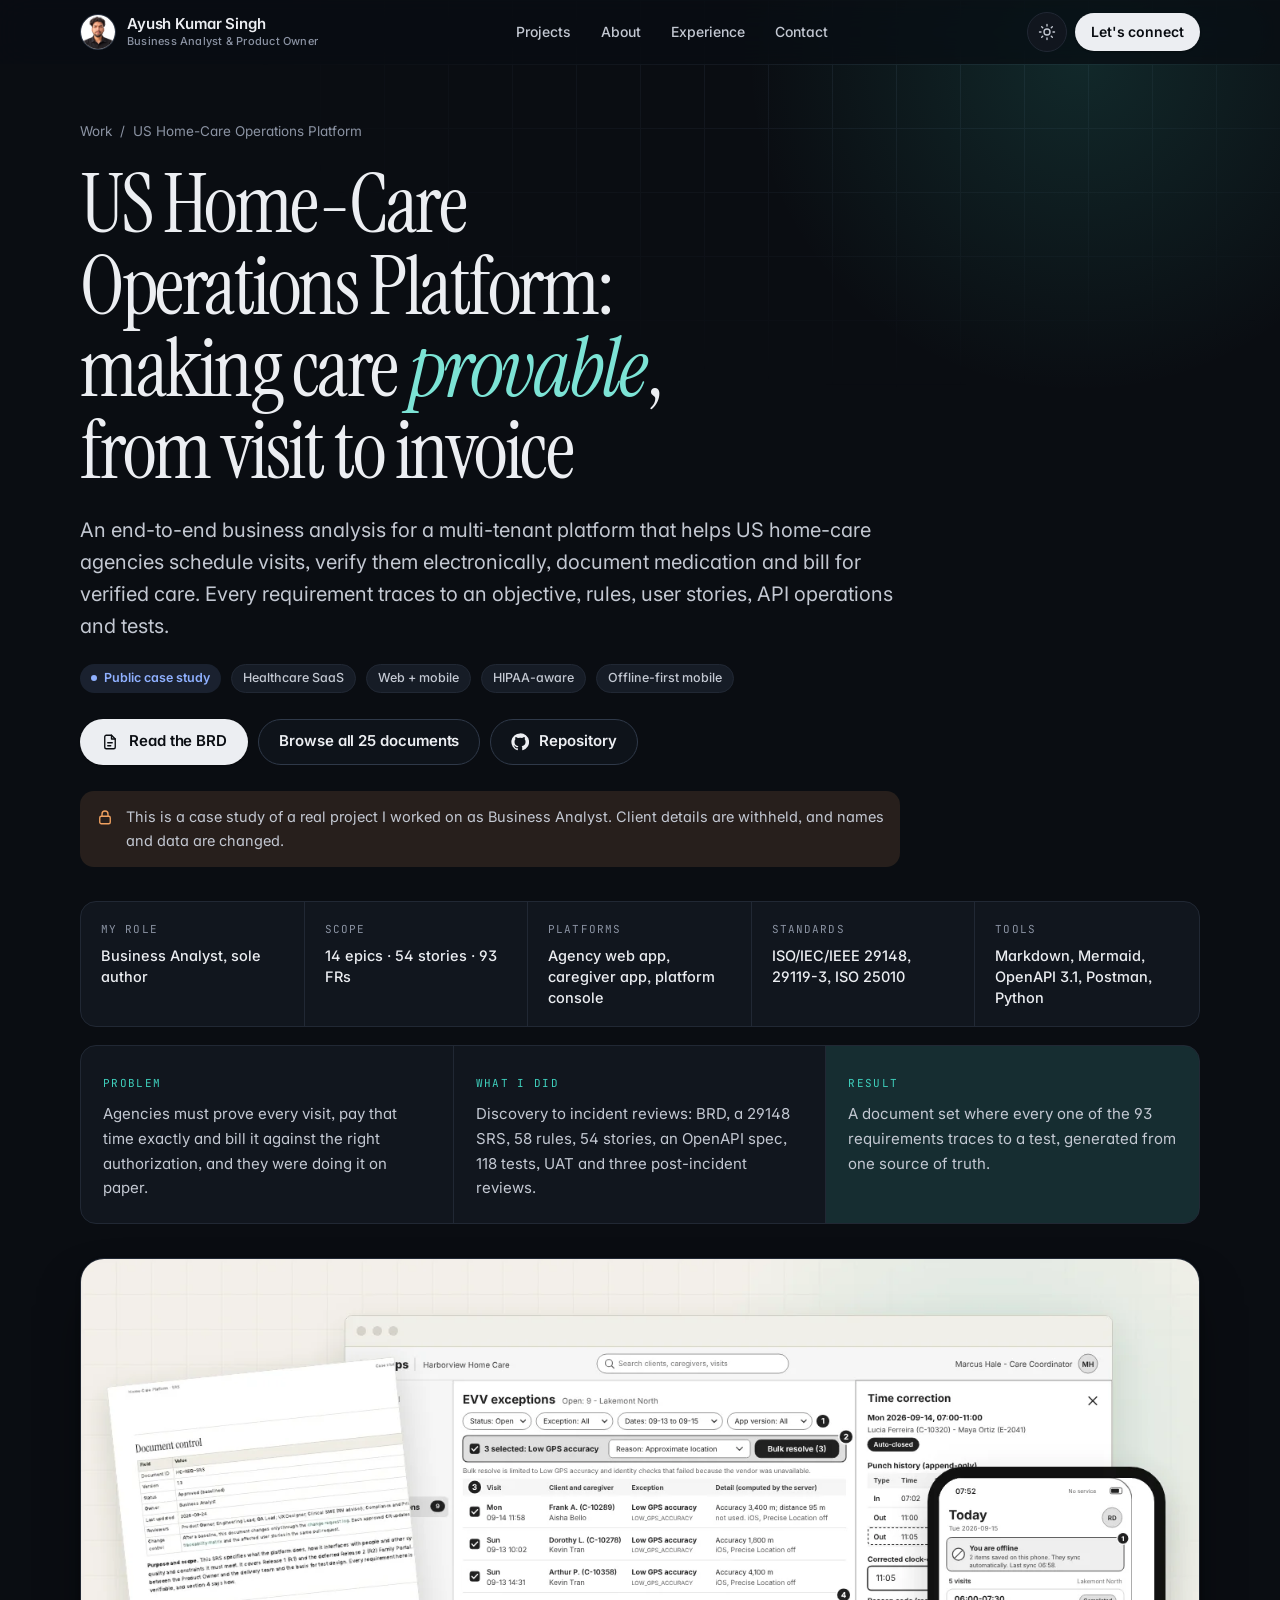
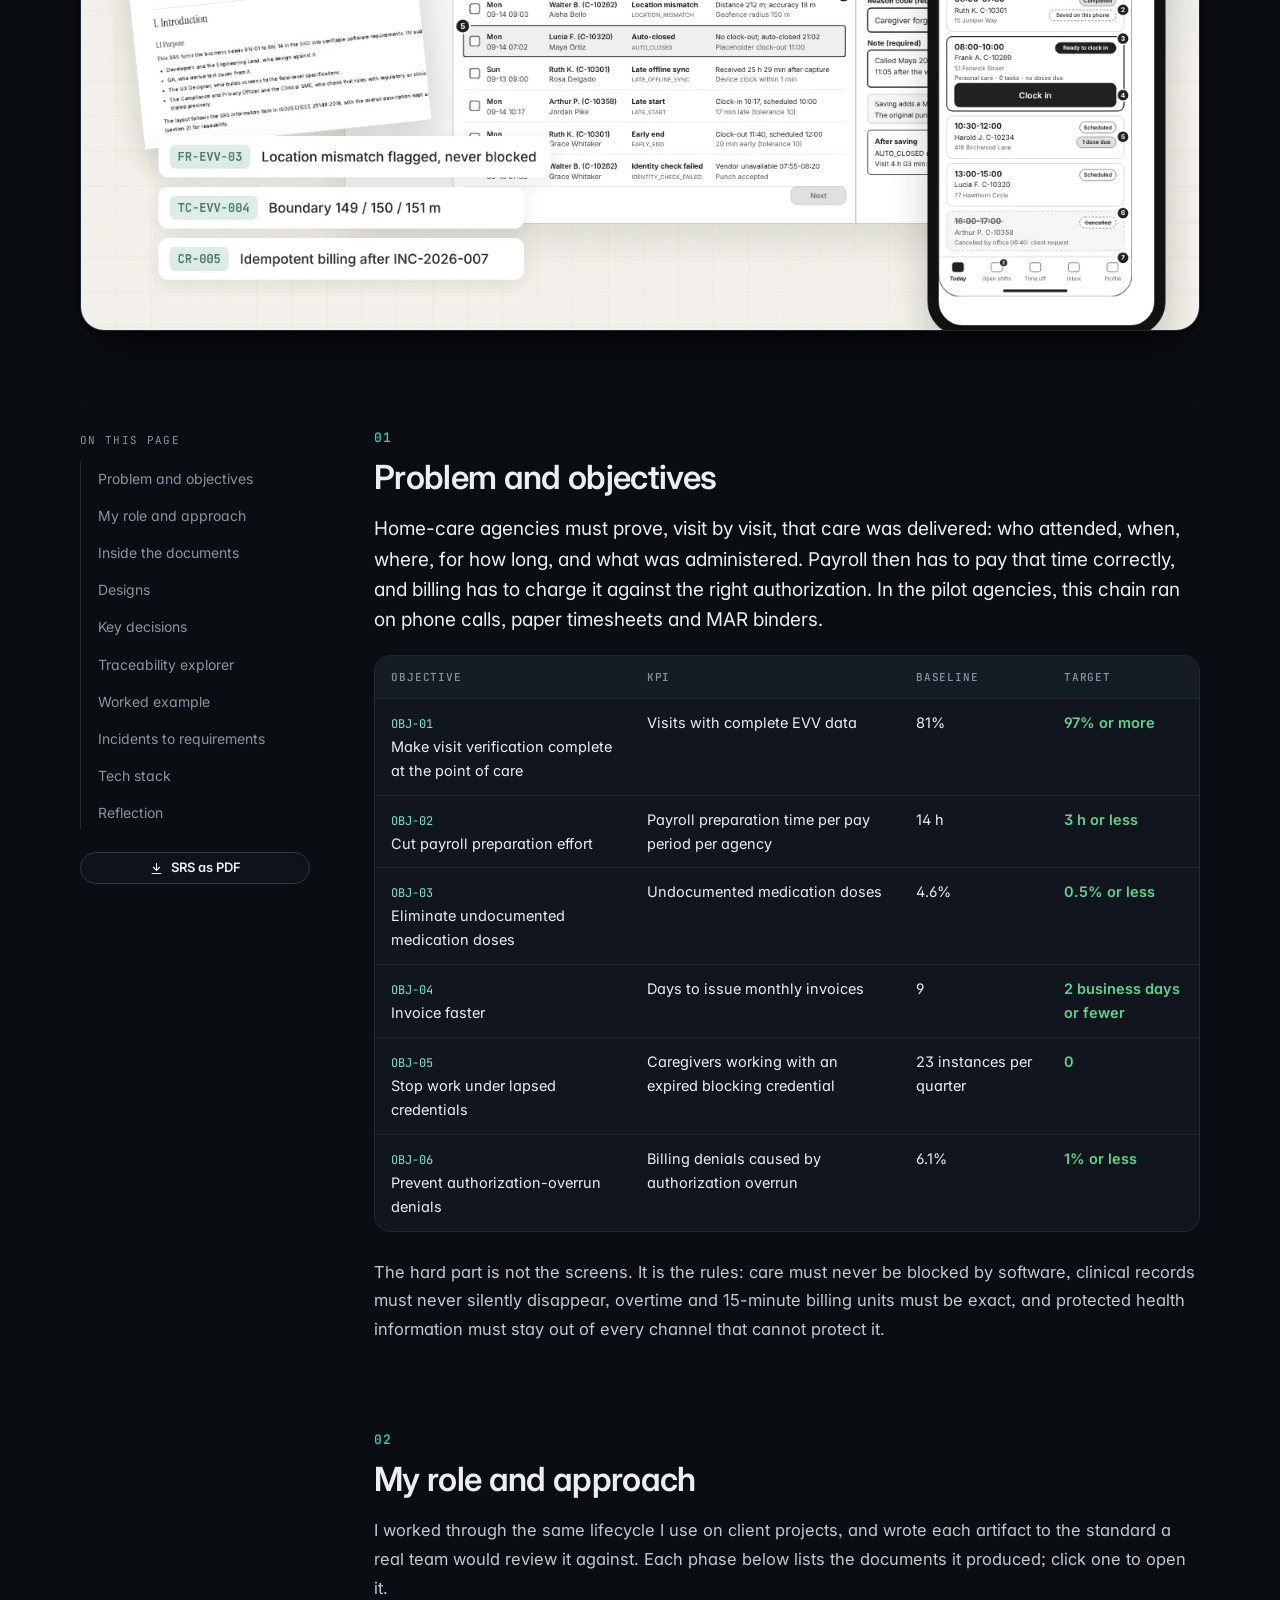
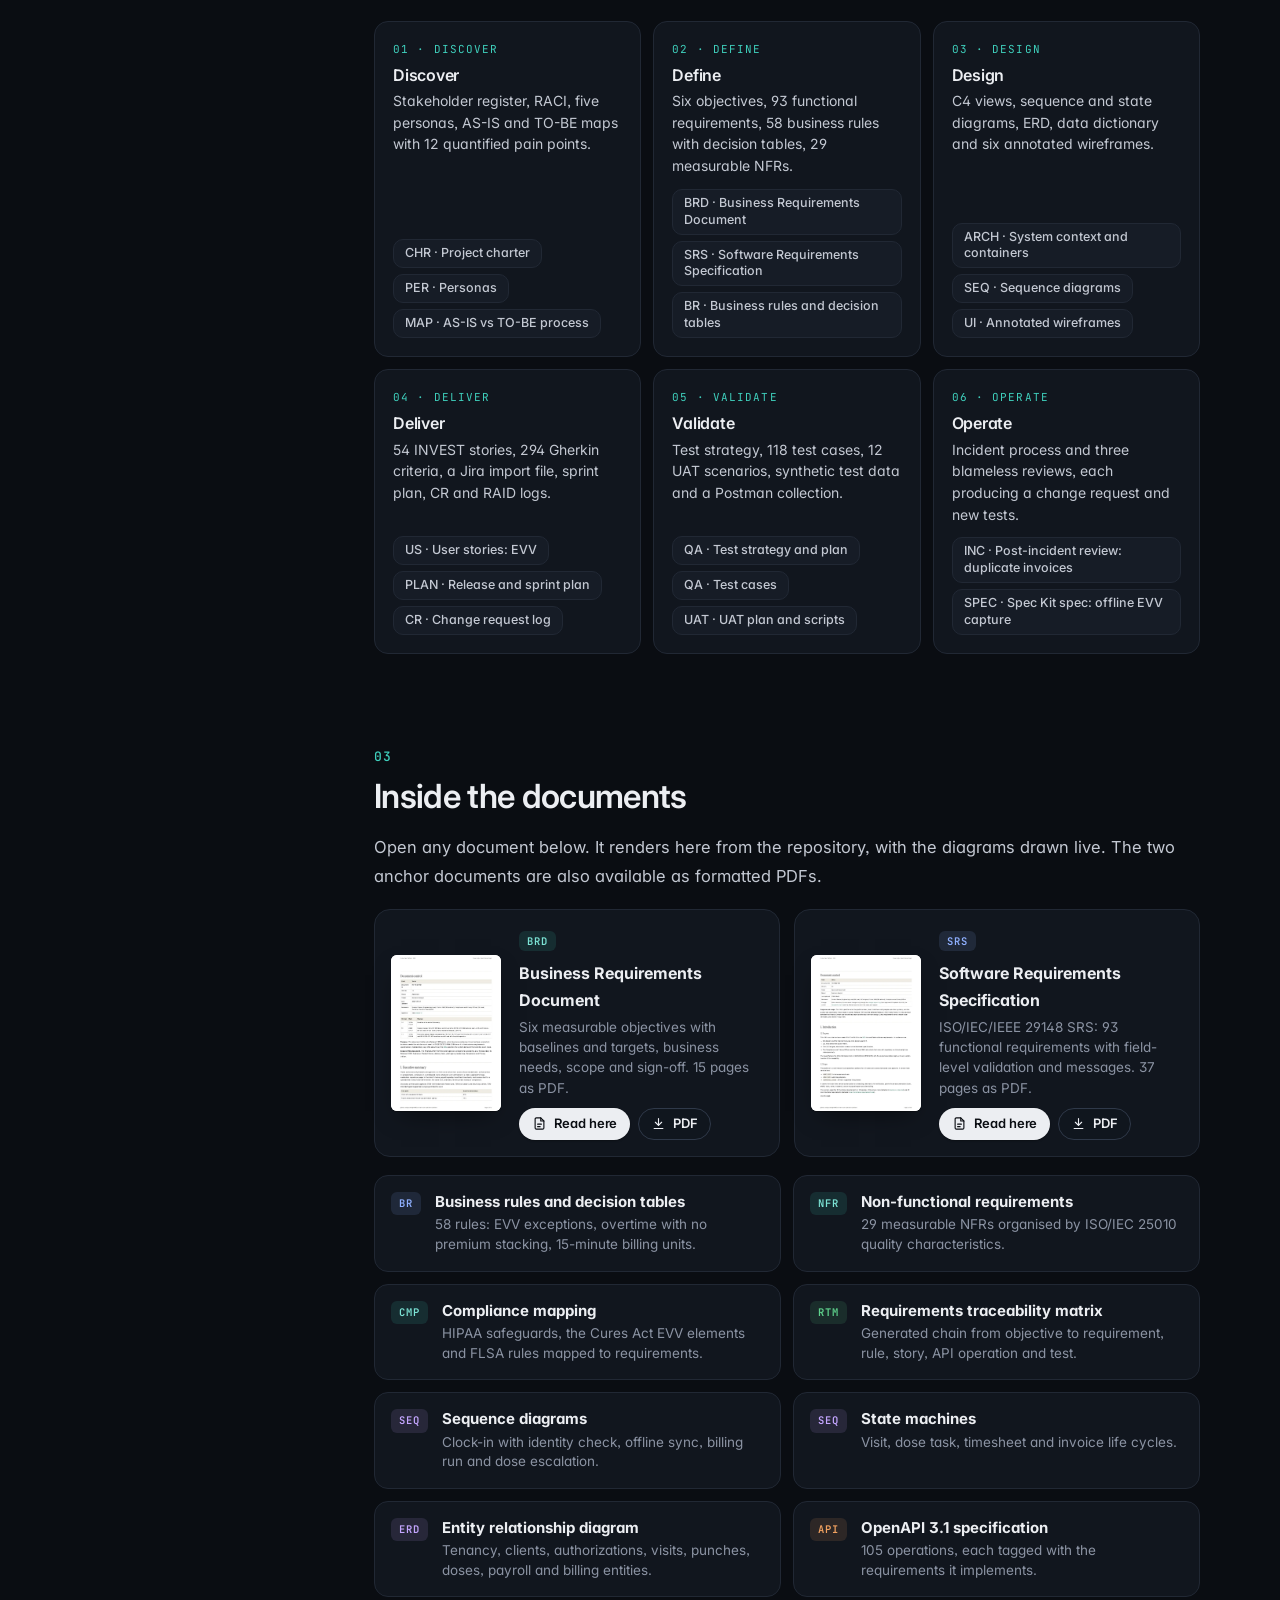
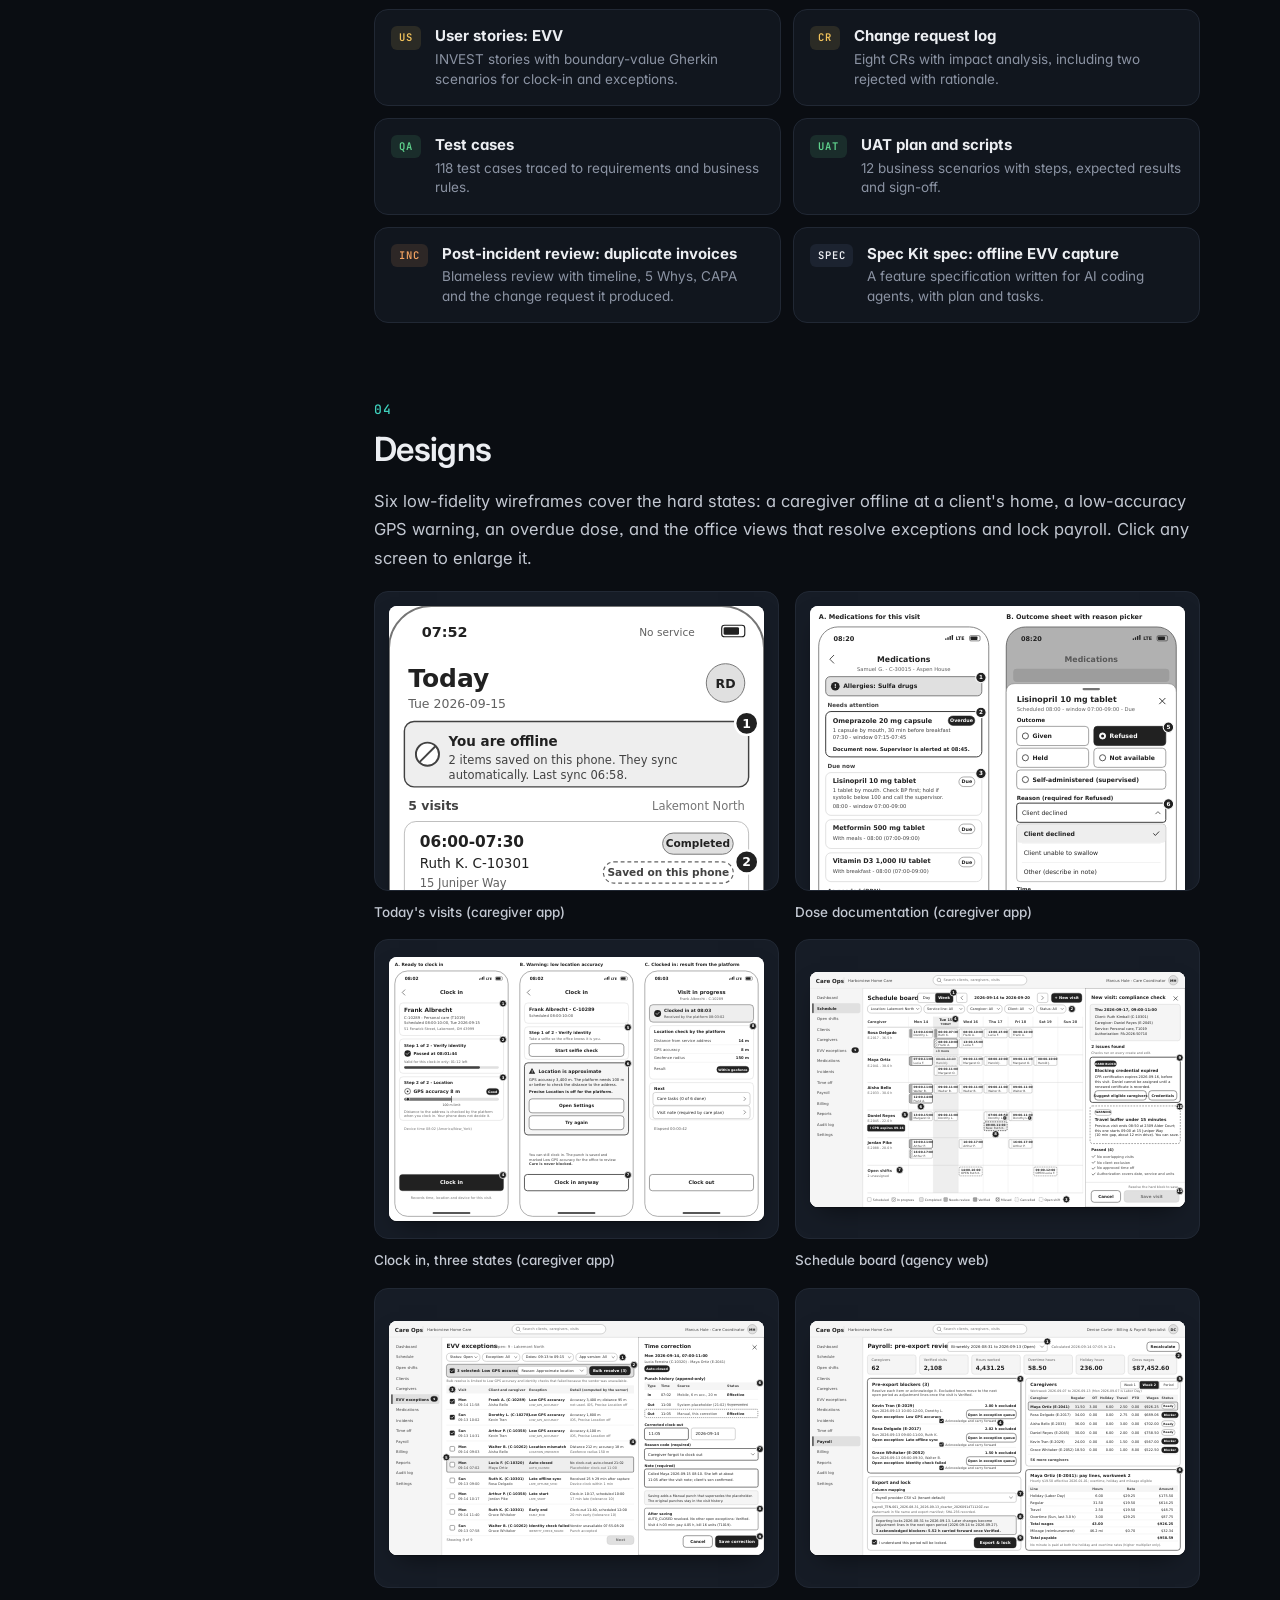
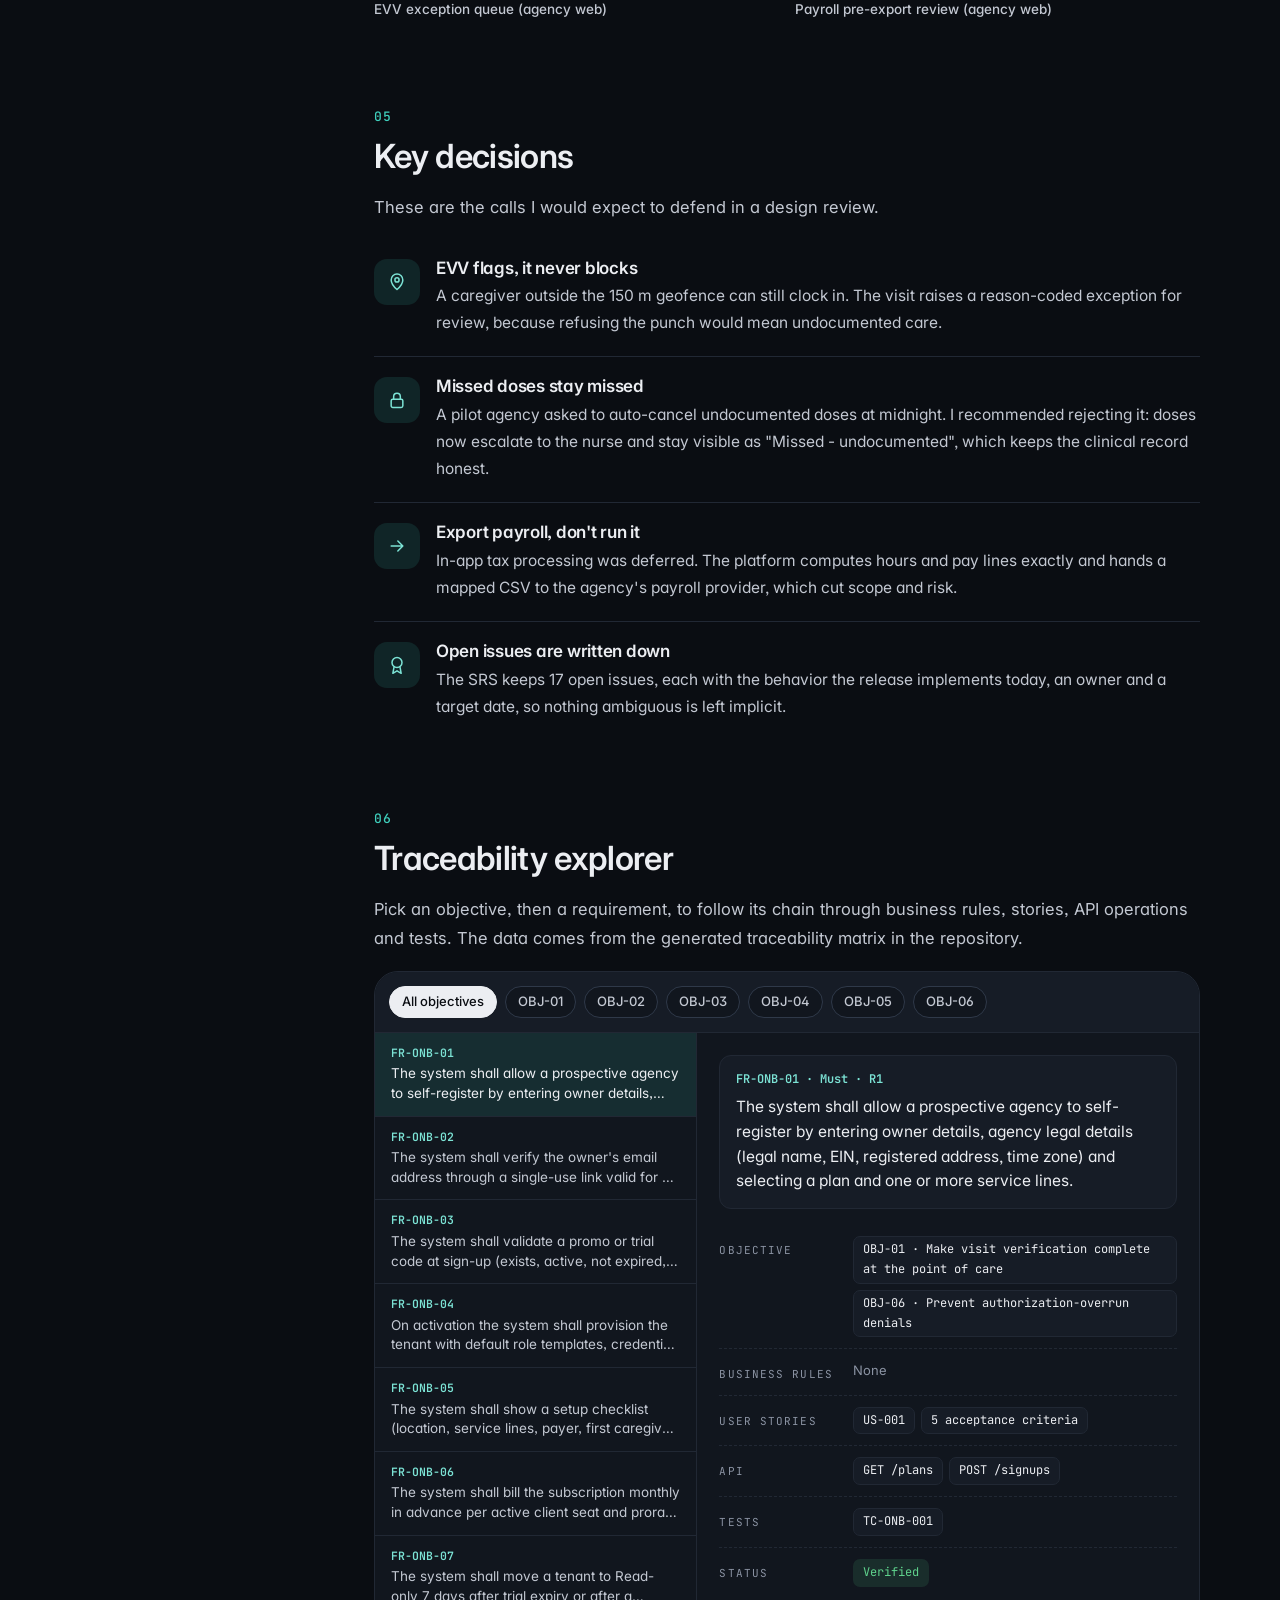
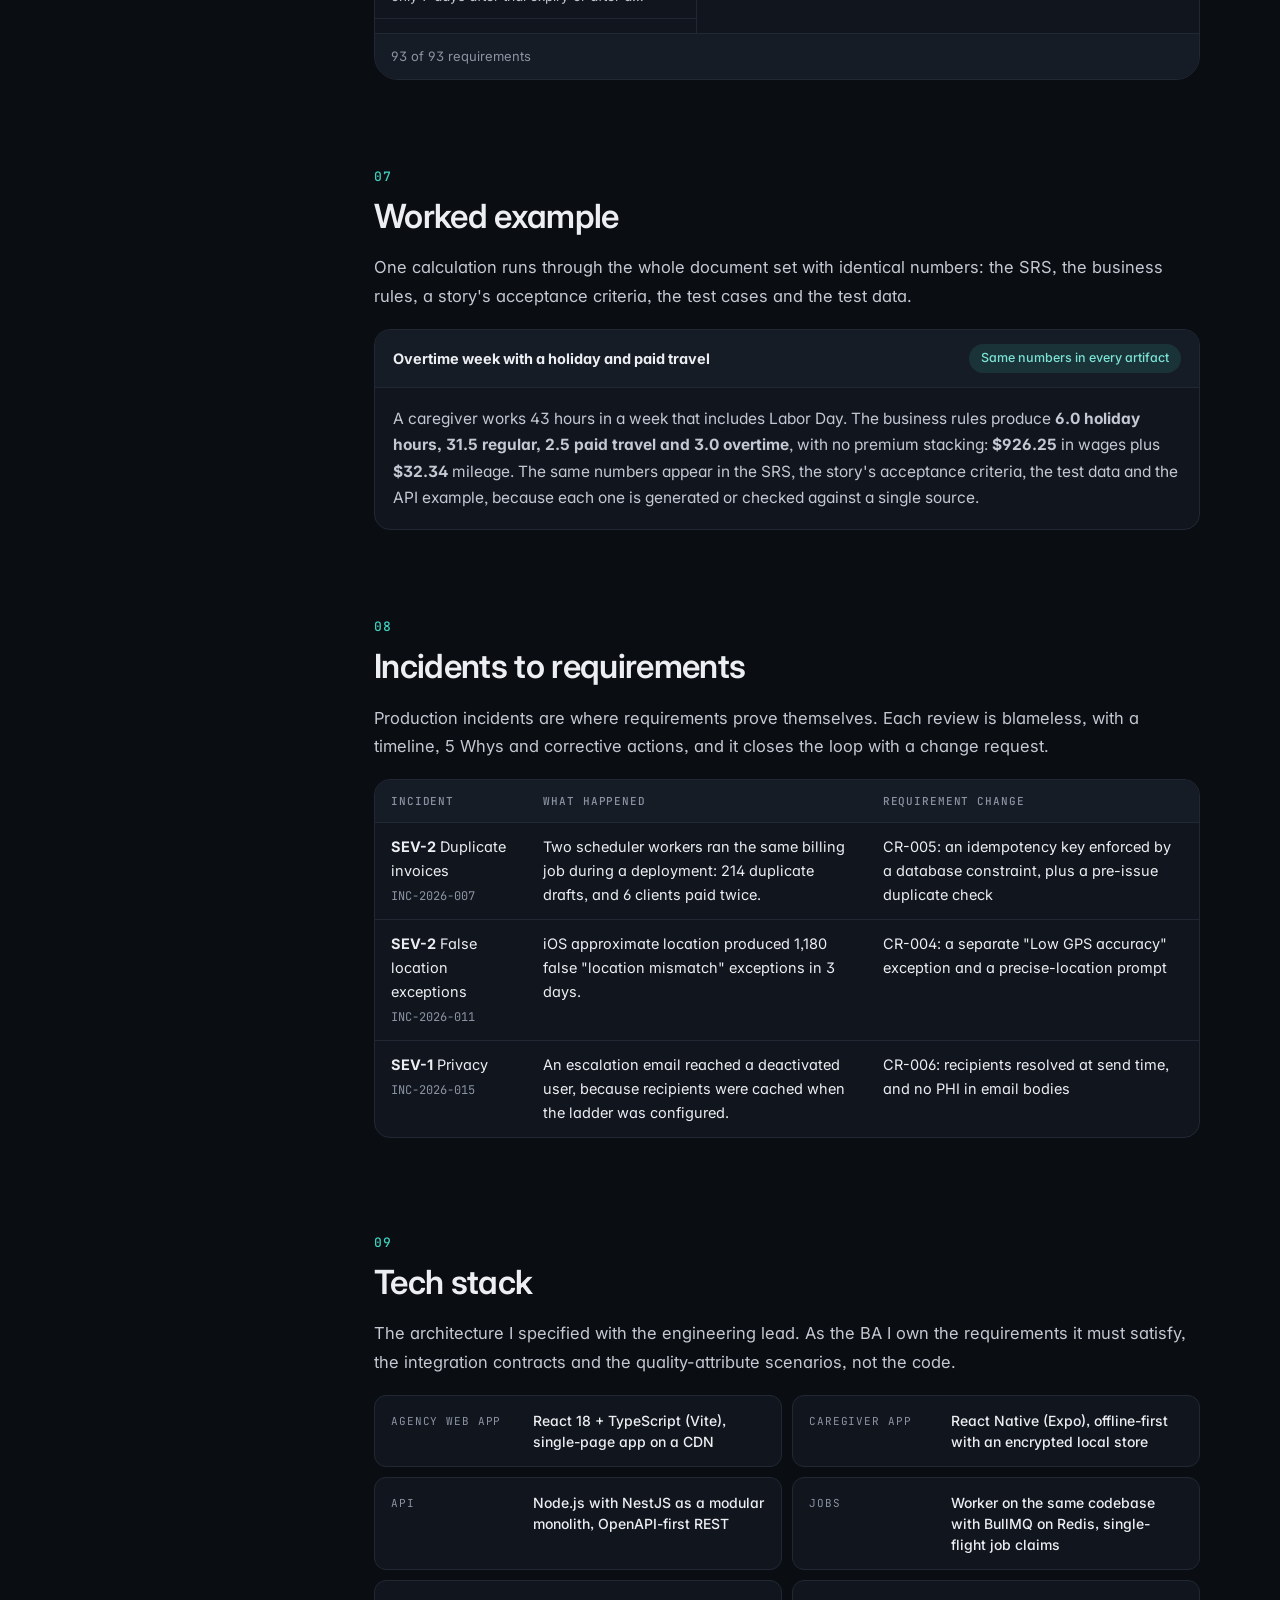
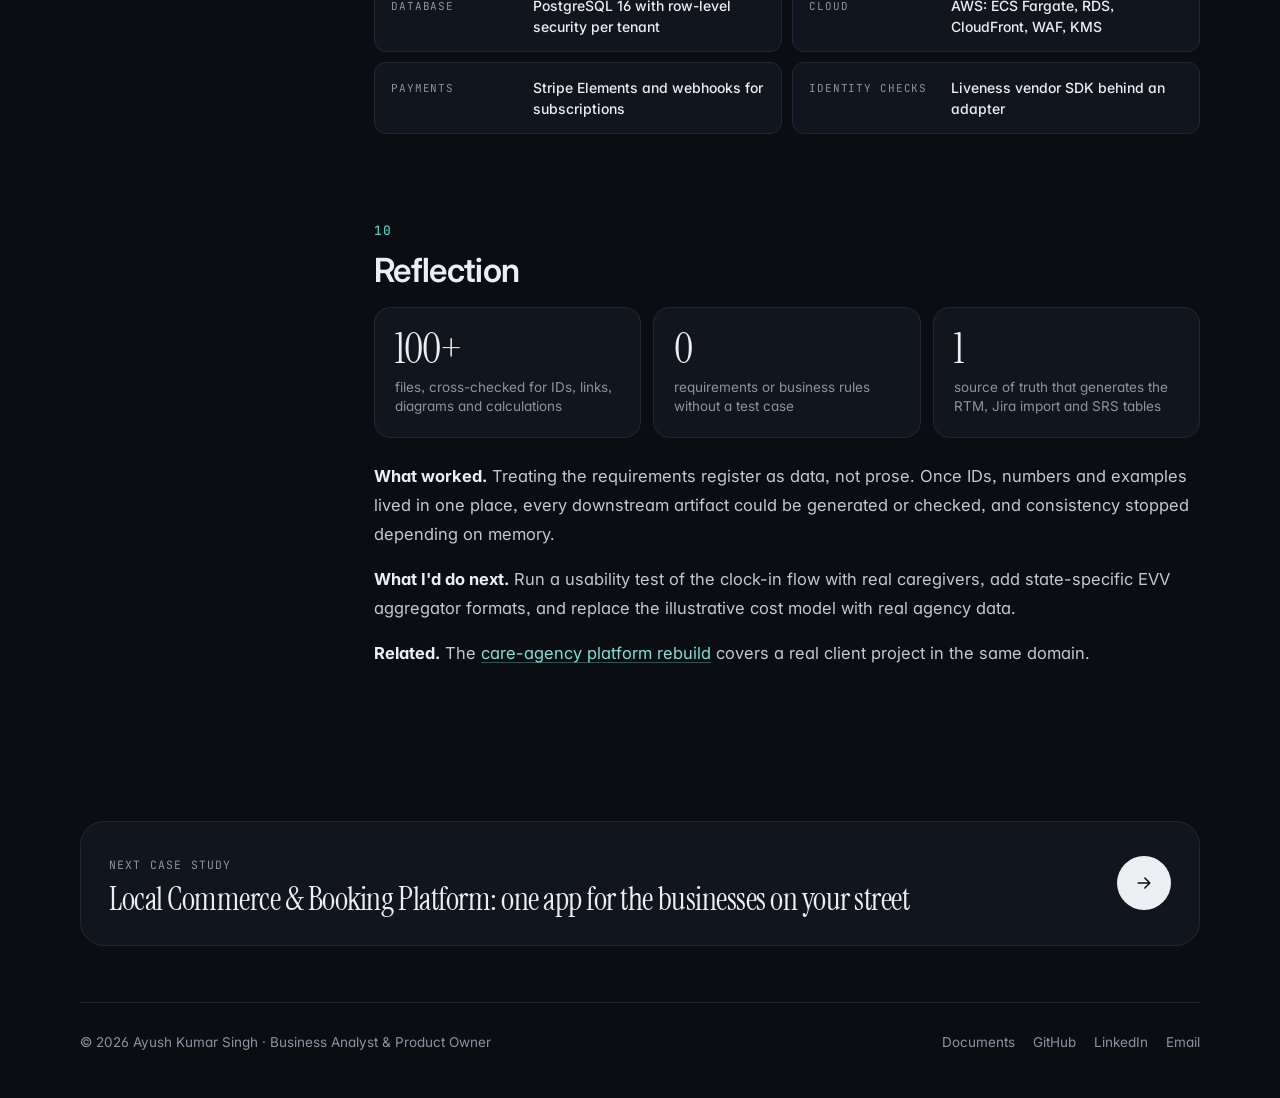
<file: case-studies/home-care.html>
<!doctype html>
<html lang="en" data-theme="dark" data-base="../" data-library="../library.html">
<head>
<meta charset="utf-8">
<meta name="viewport" content="width=device-width, initial-scale=1">
<title>US Home-Care Operations Platform case study · Ayush Kumar Singh</title>
<meta name="description" content="A traceable, end-to-end business analysis case study for a home-care operations SaaS: BRD, SRS, business rules, user stories, OpenAPI, test cases, UAT and post-incident reviews, all open to read.">
<meta name="author" content="Ayush Kumar Singh">
<link rel="canonical" href="https://ayushsingh0456.github.io/case-studies/home-care.html">
<meta name="theme-color" content="#f6f4ef" media="(prefers-color-scheme: light)">
<meta name="theme-color" content="#0a0d12" media="(prefers-color-scheme: dark)">
<meta property="og:type" content="article">
<meta property="og:title" content="US Home-Care Operations Platform: BA Case Study · Ayush Kumar Singh">
<meta property="og:description" content="A traceable, end-to-end business analysis case study for a home-care operations SaaS: BRD, SRS, business rules, user stories, OpenAPI, test cases, UAT and post-incident reviews, all open to read.">
<meta property="og:url" content="https://ayushsingh0456.github.io/case-studies/home-care.html">
<meta property="og:image" content="https://ayushsingh0456.github.io/assets/og-homecare.png">
<meta name="twitter:card" content="summary_large_image">
<link rel="icon" href="../assets/favicon.svg" type="image/svg+xml">
<link rel="preconnect" href="https://fonts.googleapis.com"><link rel="preconnect" href="https://fonts.gstatic.com" crossorigin><link href="https://fonts.googleapis.com/css2?family=Inter:wght@400;500;600;700&family=Instrument+Serif:ital@0;1&family=JetBrains+Mono:wght@400;500;600&display=swap" rel="stylesheet">
<link rel="stylesheet" href="../css/styles.css">
<script>(function(){try{var t=localStorage.getItem("theme");if(t==="light"||t==="dark")document.documentElement.setAttribute("data-theme",t);}catch(e){}})();</script>

</head>
<body>
<a class="skip-link" href="#content">Skip to content</a>
<svg width="0" height="0" style="position:absolute" aria-hidden="true"><symbol id="i-github" viewBox="0 0 24 24"><g fill="none" stroke="currentColor" stroke-width="1.8" stroke-linecap="round" stroke-linejoin="round"><path fill="currentColor" stroke="none" d="M12 .5a11.5 11.5 0 0 0-3.64 22.41c.58.1.79-.25.79-.56v-2c-3.2.7-3.88-1.37-3.88-1.37-.53-1.33-1.28-1.69-1.28-1.69-1.05-.71.08-.7.08-.7 1.16.08 1.77 1.19 1.77 1.19 1.03 1.77 2.71 1.26 3.37.96.1-.75.4-1.26.73-1.55-2.55-.29-5.24-1.28-5.24-5.68 0-1.26.45-2.28 1.19-3.09-.12-.29-.52-1.46.11-3.04 0 0 .97-.31 3.17 1.18a11 11 0 0 1 5.77 0c2.2-1.49 3.17-1.18 3.17-1.18.63 1.58.23 2.75.11 3.04.74.81 1.19 1.83 1.19 3.09 0 4.41-2.69 5.38-5.26 5.67.41.36.78 1.06.78 2.14v3.17c0 .31.21.67.8.56A11.5 11.5 0 0 0 12 .5Z"/></g></symbol><symbol id="i-linkedin" viewBox="0 0 24 24"><g fill="none" stroke="currentColor" stroke-width="1.8" stroke-linecap="round" stroke-linejoin="round"><path fill="currentColor" stroke="none" d="M20.45 20.45h-3.56v-5.57c0-1.33-.02-3.04-1.85-3.04-1.86 0-2.14 1.45-2.14 2.94v5.67H9.35V9h3.41v1.56h.05c.48-.9 1.64-1.85 3.37-1.85 3.6 0 4.27 2.37 4.27 5.46v6.28ZM5.34 7.43a2.06 2.06 0 1 1 0-4.13 2.06 2.06 0 0 1 0 4.13ZM7.12 20.45H3.56V9h3.56v11.45ZM22.22 0H1.77C.79 0 0 .77 0 1.73v20.54C0 23.23.79 24 1.77 24h20.45c.98 0 1.78-.77 1.78-1.73V1.73C24 .77 23.2 0 22.22 0Z"/></g></symbol><symbol id="i-mail" viewBox="0 0 24 24"><g fill="none" stroke="currentColor" stroke-width="1.8" stroke-linecap="round" stroke-linejoin="round"><path d="M4 6h16v12H4zM4 7l8 6 8-6"/></g></symbol><symbol id="i-sun" viewBox="0 0 24 24"><g fill="none" stroke="currentColor" stroke-width="1.8" stroke-linecap="round" stroke-linejoin="round"><circle cx="12" cy="12" r="4"/><path d="M12 2v2M12 20v2M4.9 4.9l1.4 1.4M17.7 17.7l1.4 1.4M2 12h2M20 12h2M4.9 19.1l1.4-1.4M17.7 6.3l1.4-1.4"/></g></symbol><symbol id="i-moon" viewBox="0 0 24 24"><g fill="none" stroke="currentColor" stroke-width="1.8" stroke-linecap="round" stroke-linejoin="round"><path d="M20 14.5A8.5 8.5 0 0 1 9.5 4a8.5 8.5 0 1 0 10.5 10.5Z"/></g></symbol><symbol id="i-arrow" viewBox="0 0 24 24"><g fill="none" stroke="currentColor" stroke-width="1.8" stroke-linecap="round" stroke-linejoin="round"><path d="M5 12h14M13 6l6 6-6 6"/></g></symbol><symbol id="i-arrow-left" viewBox="0 0 24 24"><g fill="none" stroke="currentColor" stroke-width="1.8" stroke-linecap="round" stroke-linejoin="round"><path d="M19 12H5M11 6l-6 6 6 6"/></g></symbol><symbol id="i-arrow-ur" viewBox="0 0 24 24"><g fill="none" stroke="currentColor" stroke-width="1.8" stroke-linecap="round" stroke-linejoin="round"><path d="M7 17 17 7M8 7h9v9"/></g></symbol><symbol id="i-chev" viewBox="0 0 24 24"><g fill="none" stroke="currentColor" stroke-width="1.8" stroke-linecap="round" stroke-linejoin="round"><path d="m6 9 6 6 6-6"/></g></symbol><symbol id="i-chev-left" viewBox="0 0 24 24"><g fill="none" stroke="currentColor" stroke-width="1.8" stroke-linecap="round" stroke-linejoin="round"><path d="m15 6-6 6 6 6"/></g></symbol><symbol id="i-chev-right" viewBox="0 0 24 24"><g fill="none" stroke="currentColor" stroke-width="1.8" stroke-linecap="round" stroke-linejoin="round"><path d="m9 6 6 6-6 6"/></g></symbol><symbol id="i-copy" viewBox="0 0 24 24"><g fill="none" stroke="currentColor" stroke-width="1.8" stroke-linecap="round" stroke-linejoin="round"><rect x="8" y="8" width="12" height="12" rx="2"/><path d="M16 8V6a2 2 0 0 0-2-2H6a2 2 0 0 0-2 2v8a2 2 0 0 0 2 2h2"/></g></symbol><symbol id="i-award" viewBox="0 0 24 24"><g fill="none" stroke="currentColor" stroke-width="1.8" stroke-linecap="round" stroke-linejoin="round"><circle cx="12" cy="9" r="6"/><path d="m8.5 14-1.5 8 5-3 5 3-1.5-8"/></g></symbol><symbol id="i-lock" viewBox="0 0 24 24"><g fill="none" stroke="currentColor" stroke-width="1.8" stroke-linecap="round" stroke-linejoin="round"><rect x="5" y="11" width="14" height="10" rx="2"/><path d="M8 11V8a4 4 0 0 1 8 0v3"/></g></symbol><symbol id="i-menu" viewBox="0 0 24 24"><g fill="none" stroke="currentColor" stroke-width="1.8" stroke-linecap="round" stroke-linejoin="round"><path d="M4 7h16M4 12h16M4 17h16"/></g></symbol><symbol id="i-pin" viewBox="0 0 24 24"><g fill="none" stroke="currentColor" stroke-width="1.8" stroke-linecap="round" stroke-linejoin="round"><path d="M12 21s-7-6.1-7-11.5a7 7 0 0 1 14 0C19 14.9 12 21 12 21Z"/><circle cx="12" cy="9.5" r="2.5"/></g></symbol><symbol id="i-doc" viewBox="0 0 24 24"><g fill="none" stroke="currentColor" stroke-width="1.8" stroke-linecap="round" stroke-linejoin="round"><path d="M14 3H7a2 2 0 0 0-2 2v14a2 2 0 0 0 2 2h10a2 2 0 0 0 2-2V8z"/><path d="M14 3v5h5M9 13h6M9 17h4"/></g></symbol><symbol id="i-download" viewBox="0 0 24 24"><g fill="none" stroke="currentColor" stroke-width="1.8" stroke-linecap="round" stroke-linejoin="round"><path d="M12 4v11M7 10l5 5 5-5M5 20h14"/></g></symbol><symbol id="i-external" viewBox="0 0 24 24"><g fill="none" stroke="currentColor" stroke-width="1.8" stroke-linecap="round" stroke-linejoin="round"><path d="M14 4h6v6M20 4l-9 9M18 14v5a1 1 0 0 1-1 1H5a1 1 0 0 1-1-1V7a1 1 0 0 1 1-1h5"/></g></symbol><symbol id="i-link" viewBox="0 0 24 24"><g fill="none" stroke="currentColor" stroke-width="1.8" stroke-linecap="round" stroke-linejoin="round"><path d="M10 14a4 4 0 0 0 5.66 0l3-3a4 4 0 0 0-5.66-5.66l-1 1"/><path d="M14 10a4 4 0 0 0-5.66 0l-3 3a4 4 0 0 0 5.66 5.66l1-1"/></g></symbol><symbol id="i-x" viewBox="0 0 24 24"><g fill="none" stroke="currentColor" stroke-width="1.8" stroke-linecap="round" stroke-linejoin="round"><path d="M6 6l12 12M18 6 6 18"/></g></symbol><symbol id="i-search" viewBox="0 0 24 24"><g fill="none" stroke="currentColor" stroke-width="1.8" stroke-linecap="round" stroke-linejoin="round"><circle cx="11" cy="11" r="7"/><path d="m20 20-3.5-3.5"/></g></symbol><symbol id="i-compass" viewBox="0 0 24 24"><g fill="none" stroke="currentColor" stroke-width="1.8" stroke-linecap="round" stroke-linejoin="round"><circle cx="12" cy="12" r="9"/><path d="m15.5 8.5-2 5-5 2 2-5z"/></g></symbol><symbol id="i-calendar" viewBox="0 0 24 24"><g fill="none" stroke="currentColor" stroke-width="1.8" stroke-linecap="round" stroke-linejoin="round"><rect x="4" y="5" width="16" height="15" rx="2"/><path d="M4 10h16M9 3v4M15 3v4"/></g></symbol><symbol id="i-check" viewBox="0 0 24 24"><g fill="none" stroke="currentColor" stroke-width="1.8" stroke-linecap="round" stroke-linejoin="round"><path d="M4 12.5 9 17l11-11"/></g></symbol><symbol id="i-checklist" viewBox="0 0 24 24"><g fill="none" stroke="currentColor" stroke-width="1.8" stroke-linecap="round" stroke-linejoin="round"><path d="M9 6h11M9 12h11M9 18h11"/><path d="m3.5 6 1.5 1.5L7.5 5M3.5 12l1.5 1.5L7.5 11M3.5 18l1.5 1.5L7.5 17"/></g></symbol><symbol id="i-users" viewBox="0 0 24 24"><g fill="none" stroke="currentColor" stroke-width="1.8" stroke-linecap="round" stroke-linejoin="round"><circle cx="9" cy="8" r="3.5"/><path d="M2.5 20a6.5 6.5 0 0 1 13 0M16 4.5a3.5 3.5 0 0 1 0 7M18 14.5a6.5 6.5 0 0 1 3.5 5.5"/></g></symbol><symbol id="i-sparkle" viewBox="0 0 24 24"><g fill="none" stroke="currentColor" stroke-width="1.8" stroke-linecap="round" stroke-linejoin="round"><path d="M12 3v4M12 17v4M3 12h4M17 12h4M6.3 6.3l2.5 2.5M15.2 15.2l2.5 2.5M6.3 17.7l2.5-2.5M15.2 8.8l2.5-2.5"/></g></symbol><symbol id="i-health" viewBox="0 0 24 24"><g fill="none" stroke="currentColor" stroke-width="1.8" stroke-linecap="round" stroke-linejoin="round"><path d="M12 20s-7.5-4.6-9-9.3C1.9 7.1 4.2 4 7.4 4c2 0 3.6 1.2 4.6 2.8C13 5.2 14.6 4 16.6 4c3.2 0 5.5 3.1 4.4 6.7C19.5 15.4 12 20 12 20Z"/><path d="M8 11h2l1-2 2 4 1-2h2"/></g></symbol><symbol id="i-store" viewBox="0 0 24 24"><g fill="none" stroke="currentColor" stroke-width="1.8" stroke-linecap="round" stroke-linejoin="round"><path d="M4 9 5.5 4h13L20 9M4 9h16v11H4zM4 9a2.7 2.7 0 0 0 5.3 0 2.7 2.7 0 0 0 5.4 0 2.7 2.7 0 0 0 5.3 0M10 20v-5h4v5"/></g></symbol><symbol id="i-utensils" viewBox="0 0 24 24"><g fill="none" stroke="currentColor" stroke-width="1.8" stroke-linecap="round" stroke-linejoin="round"><path d="M7 3v8a2 2 0 0 0 2 2v8M11 3v6a2 2 0 0 1-2 2M3 3v6a2 2 0 0 0 2 2M17 21V3c-2 1-3.5 3.5-3.5 7v3H17"/></g></symbol><symbol id="i-wallet" viewBox="0 0 24 24"><g fill="none" stroke="currentColor" stroke-width="1.8" stroke-linecap="round" stroke-linejoin="round"><path d="M4 7a2 2 0 0 1 2-2h11v4"/><rect x="3" y="7" width="18" height="13" rx="2"/><path d="M16 13.5h2"/></g></symbol><symbol id="i-dumbbell" viewBox="0 0 24 24"><g fill="none" stroke="currentColor" stroke-width="1.8" stroke-linecap="round" stroke-linejoin="round"><path d="M6.5 6.5v11M17.5 6.5v11M3.5 9v6M20.5 9v6M6.5 12h11"/></g></symbol><symbol id="i-hotel" viewBox="0 0 24 24"><g fill="none" stroke="currentColor" stroke-width="1.8" stroke-linecap="round" stroke-linejoin="round"><path d="M3 21V8l9-5 9 5v13M9 21v-6h6v6M8 10h.01M12 10h.01M16 10h.01"/></g></symbol><symbol id="i-cpu" viewBox="0 0 24 24"><g fill="none" stroke="currentColor" stroke-width="1.8" stroke-linecap="round" stroke-linejoin="round"><rect x="6" y="6" width="12" height="12" rx="2"/><path d="M9.5 9.5h5v5h-5zM9 2v4M15 2v4M9 18v4M15 18v4M2 9h4M2 15h4M18 9h4M18 15h4"/></g></symbol><symbol id="i-flow" viewBox="0 0 24 24"><g fill="none" stroke="currentColor" stroke-width="1.8" stroke-linecap="round" stroke-linejoin="round"><rect x="3" y="3" width="7" height="6" rx="1.5"/><rect x="14" y="15" width="7" height="6" rx="1.5"/><path d="M6.5 9v4.5a2 2 0 0 0 2 2H14"/></g></symbol><symbol id="i-shield" viewBox="0 0 24 24"><g fill="none" stroke="currentColor" stroke-width="1.8" stroke-linecap="round" stroke-linejoin="round"><path d="M12 3 4.5 6v6c0 4.4 3.2 7.8 7.5 9 4.3-1.2 7.5-4.6 7.5-9V6z"/><path d="m9 12 2 2 4-4"/></g></symbol><symbol id="i-target" viewBox="0 0 24 24"><g fill="none" stroke="currentColor" stroke-width="1.8" stroke-linecap="round" stroke-linejoin="round"><circle cx="12" cy="12" r="9"/><circle cx="12" cy="12" r="5"/><circle cx="12" cy="12" r="1.5"/></g></symbol><symbol id="i-code" viewBox="0 0 24 24"><g fill="none" stroke="currentColor" stroke-width="1.8" stroke-linecap="round" stroke-linejoin="round"><path d="m8 8-4 4 4 4M16 8l4 4-4 4M14 5l-4 14"/></g></symbol><symbol id="i-layers" viewBox="0 0 24 24"><g fill="none" stroke="currentColor" stroke-width="1.8" stroke-linecap="round" stroke-linejoin="round"><path d="m12 3 9 5-9 5-9-5z"/><path d="m3 13 9 5 9-5"/></g></symbol><symbol id="i-rocket" viewBox="0 0 24 24"><g fill="none" stroke="currentColor" stroke-width="1.8" stroke-linecap="round" stroke-linejoin="round"><path d="M5 15c-1 1-1.5 4-1.5 4.5S6 19 9 18M14.5 4.5c3-1 5-1 5-1s0 2-1 5L12 15l-3-3z"/><path d="M9 12 6.5 11.5 9 8h4M12 15l.5 2.5L16 15v-4"/></g></symbol><symbol id="i-chat" viewBox="0 0 24 24"><g fill="none" stroke="currentColor" stroke-width="1.8" stroke-linecap="round" stroke-linejoin="round"><path d="M4 5h16v11H9l-5 4z"/><path d="M8 9.5h8M8 12.5h5"/></g></symbol></svg>
<header class="nav">
  <div class="container">
    <a class="brand" href="../index.html" aria-label="Portfolio home"><span class="brand-avatar"><img src="../assets/img/ayush.webp" alt="" width="36" height="36"></span><span class="brand-name">Ayush Kumar Singh<small>Business Analyst &amp; Product Owner</small></span></a>
    <nav aria-label="Primary"><ul class="nav-links"><li><a href="../index.html#work">Projects</a></li><li><a href="../index.html#about">About</a></li><li><a href="../index.html#experience">Experience</a></li><li><a href="../index.html#contact">Contact</a></li></ul></nav>
    <div class="nav-right">
      <button class="icon-btn theme-toggle" type="button" data-theme-toggle aria-label="Toggle theme"><svg class="i-sun" aria-hidden="true"><use href="#i-sun"/></svg><svg class="i-moon" aria-hidden="true"><use href="#i-moon"/></svg></button>
      <a class="btn btn-primary btn-sm btn-nav" href="../index.html#contact">Let&#x27;s connect</a>
      <button class="icon-btn menu-btn" type="button" data-menu-toggle aria-expanded="false" aria-controls="mobile-menu" aria-label="Open menu"><svg aria-hidden="true"><use href="#i-menu"/></svg></button>
    </div>
  </div>
  <div class="progress" aria-hidden="true"></div>
</header>
<nav class="mobile-menu" id="mobile-menu" aria-label="Mobile"><a href="../index.html#work">Projects</a><a href="../index.html#about">About</a><a href="../index.html#experience">Experience</a><a href="../index.html#contact">Contact</a></nav>
<main id="content">
<div class="backdrop" aria-hidden="true"></div>
<div class="container">
  <section class="cs-hero">
    <nav class="crumbs" aria-label="Breadcrumb"><a href="../index.html#work">Work</a><span>/</span><span>US Home-Care Operations Platform</span></nav>
    <h1>US Home-Care Operations Platform: making care <em>provable</em>, from visit to invoice</h1>
    <p class="cs-sub">An end-to-end business analysis for a multi-tenant platform that helps US home-care agencies schedule visits, verify them electronically, document medication and bill for verified care. Every requirement traces to an objective, rules, user stories, API operations and tests.</p>
    <div class="cs-badges"><span class="status status-public">Public case study</span><span class="tag">Healthcare SaaS</span><span class="tag">Web + mobile</span><span class="tag">HIPAA-aware</span><span class="tag">Offline-first mobile</span></div>
    <div class="cs-cta">
      <button class="btn btn-primary" type="button" data-doc="homecare-brd"><svg aria-hidden="true"><use href="#i-doc"/></svg> Read the BRD</button>
      <a class="btn btn-ghost" href="../library.html?project=homecare">Browse all 25 documents</a>
      <a class="btn btn-ghost" href="https://github.com/ayushsingh0456/us-home-care-operations-platform" target="_blank" rel="noopener"><svg aria-hidden="true"><use href="#i-github"/></svg> Repository</a>
    </div>
    <p class="disclaimer"><svg aria-hidden="true"><use href="#i-lock"/></svg><span>This is a case study of a real project I worked on as Business Analyst. Client details are withheld, and names and data are changed.</span></p>
    <dl class="meta-grid"><div class="meta"><dt>My role</dt><dd>Business Analyst, sole author</dd></div><div class="meta"><dt>Scope</dt><dd>14 epics · 54 stories · 93 FRs</dd></div><div class="meta"><dt>Platforms</dt><dd>Agency web app, caregiver app, platform console</dd></div><div class="meta"><dt>Standards</dt><dd>ISO/IEC/IEEE 29148, 29119-3, ISO 25010</dd></div><div class="meta"><dt>Tools</dt><dd>Markdown, Mermaid, OpenAPI 3.1, Postman, Python</dd></div></dl>
    <div class="tldr"><div><span class="k">Problem</span><p>Agencies must prove every visit, pay that time exactly and bill it against the right authorization, and they were doing it on paper.</p></div><div><span class="k">What I did</span><p>Discovery to incident reviews: BRD, a 29148 SRS, 58 rules, 54 stories, an OpenAPI spec, 118 tests, UAT and three post-incident reviews.</p></div><div><span class="k">Result</span><p>A document set where every one of the 93 requirements traces to a test, generated from one source of truth.</p></div></div>
    <div class="cs-cover"><img src="../assets/img/cover-home-care.webp" alt="US Home-Care Operations Platform documents and wireframes" width="1400" height="840"></div>
  </section>

  <div class="cs-layout">
    <nav class="toc" aria-label="On this page"><p>On this page</p><ol><li><a href="#problem">Problem and objectives</a></li><li><a href="#approach">My role and approach</a></li><li><a href="#documents">Inside the documents</a></li><li><a href="#designs">Designs</a></li><li><a href="#decisions">Key decisions</a></li><li><a href="#traceability">Traceability explorer</a></li><li><a href="#example">Worked example</a></li><li><a href="#incidents">Incidents to requirements</a></li><li><a href="#stack">Tech stack</a></li><li><a href="#reflection">Reflection</a></li></ol>
      <div class="toc-cta"><a class="btn btn-ghost btn-xs" href="../assets/docs/home-care-SRS.pdf" target="_blank" rel="noopener"><svg aria-hidden="true"><use href="#i-download"/></svg> SRS as PDF</a></div>
    </nav>
    <article class="prose">
      <section id="problem"><h2><span class="num">01</span>Problem and objectives</h2>
        <p class="lede">Home-care agencies must prove, visit by visit, that care was delivered: who attended, when, where, for how long, and what was administered. Payroll then has to pay that time correctly, and billing has to charge it against the right authorization. In the pilot agencies, this chain ran on phone calls, paper timesheets and MAR binders.</p>
        <div class="table-wrap"><table><thead><tr><th>Objective</th><th>KPI</th><th>Baseline</th><th>Target</th></tr></thead><tbody><tr><td><span class="mono" style="font-size:12px;color:var(--accent-ink)">OBJ-01</span><br>Make visit verification complete at the point of care</td><td>Visits with complete EVV data</td><td>81%</td><td class="up">97% or more</td></tr><tr><td><span class="mono" style="font-size:12px;color:var(--accent-ink)">OBJ-02</span><br>Cut payroll preparation effort</td><td>Payroll preparation time per pay period per agency</td><td>14 h</td><td class="up">3 h or less</td></tr><tr><td><span class="mono" style="font-size:12px;color:var(--accent-ink)">OBJ-03</span><br>Eliminate undocumented medication doses</td><td>Undocumented medication doses</td><td>4.6%</td><td class="up">0.5% or less</td></tr><tr><td><span class="mono" style="font-size:12px;color:var(--accent-ink)">OBJ-04</span><br>Invoice faster</td><td>Days to issue monthly invoices</td><td>9</td><td class="up">2 business days or fewer</td></tr><tr><td><span class="mono" style="font-size:12px;color:var(--accent-ink)">OBJ-05</span><br>Stop work under lapsed credentials</td><td>Caregivers working with an expired blocking credential</td><td>23 instances per quarter</td><td class="up">0</td></tr><tr><td><span class="mono" style="font-size:12px;color:var(--accent-ink)">OBJ-06</span><br>Prevent authorization-overrun denials</td><td>Billing denials caused by authorization overrun</td><td>6.1%</td><td class="up">1% or less</td></tr></tbody></table></div>
        <p>The hard part is not the screens. It is the rules: care must never be blocked by software, clinical records must never silently disappear, overtime and 15-minute billing units must be exact, and protected health information must stay out of every channel that cannot protect it.</p>
      </section>
      <section id="approach"><h2><span class="num">02</span>My role and approach</h2>
        <p>I worked through the same lifecycle I use on client projects, and wrote each artifact to the standard a real team would review it against. Each phase below lists the documents it produced; click one to open it.</p>
        <div class="phase-grid"><div class="phase"><span class="n">01 · DISCOVER</span><h4>Discover</h4><p>Stakeholder register, RACI, five personas, AS-IS and TO-BE maps with 12 quantified pain points.</p><div class="tags"><button class="tag" type="button" data-doc="homecare-project-charter">CHR · Project charter</button><button class="tag" type="button" data-doc="homecare-personas">PER · Personas</button><button class="tag" type="button" data-doc="homecare-current-vs-future-state">MAP · AS-IS vs TO-BE process</button></div></div><div class="phase"><span class="n">02 · DEFINE</span><h4>Define</h4><p>Six objectives, 93 functional requirements, 58 business rules with decision tables, 29 measurable NFRs.</p><div class="tags"><button class="tag" type="button" data-doc="homecare-brd">BRD · Business Requirements Document</button><button class="tag" type="button" data-doc="homecare-srs">SRS · Software Requirements Specification</button><button class="tag" type="button" data-doc="homecare-business-rules">BR · Business rules and decision tables</button></div></div><div class="phase"><span class="n">03 · DESIGN</span><h4>Design</h4><p>C4 views, sequence and state diagrams, ERD, data dictionary and six annotated wireframes.</p><div class="tags"><button class="tag" type="button" data-doc="homecare-system-context-and-containers">ARCH · System context and containers</button><button class="tag" type="button" data-doc="homecare-sequence-diagrams">SEQ · Sequence diagrams</button><button class="tag" type="button" data-doc="homecare-readme">UI · Annotated wireframes</button></div></div><div class="phase"><span class="n">04 · DELIVER</span><h4>Deliver</h4><p>54 INVEST stories, 294 Gherkin criteria, a Jira import file, sprint plan, CR and RAID logs.</p><div class="tags"><button class="tag" type="button" data-doc="homecare-ep-06-evv">US · User stories: EVV</button><button class="tag" type="button" data-doc="homecare-release-and-sprint-plan">PLAN · Release and sprint plan</button><button class="tag" type="button" data-doc="homecare-change-request-log">CR · Change request log</button></div></div><div class="phase"><span class="n">05 · VALIDATE</span><h4>Validate</h4><p>Test strategy, 118 test cases, 12 UAT scenarios, synthetic test data and a Postman collection.</p><div class="tags"><button class="tag" type="button" data-doc="homecare-test-strategy-and-plan">QA · Test strategy and plan</button><button class="tag" type="button" data-doc="homecare-test-cases">QA · Test cases</button><button class="tag" type="button" data-doc="homecare-uat-plan-and-scripts">UAT · UAT plan and scripts</button></div></div><div class="phase"><span class="n">06 · OPERATE</span><h4>Operate</h4><p>Incident process and three blameless reviews, each producing a change request and new tests.</p><div class="tags"><button class="tag" type="button" data-doc="homecare-inc-2026-007-duplicate-client-invoices">INC · Post-incident review: duplicate invoices</button><button class="tag" type="button" data-doc="homecare-spec">SPEC · Spec Kit spec: offline EVV capture</button></div></div></div>
      </section>
      <section id="documents"><h2><span class="num">03</span>Inside the documents</h2>
        <p>Open any document below. It renders here from the repository, with the diagrams drawn live. The two anchor documents are also available as formatted PDFs.</p>
        <div class="doc-row"><div class="pdf-card"><div class="pg"><img src="../assets/thumbs/home-care-BRD.webp" alt="" loading="lazy"></div><div><span class="kind" data-k="BRD">BRD</span><b style="margin-top:8px">Business Requirements Document</b><p>Six measurable objectives with baselines and targets, business needs, scope and sign-off. 15 pages as PDF.</p><div class="acts"><button class="btn btn-primary btn-xs" type="button" data-doc="homecare-brd"><svg aria-hidden="true"><use href="#i-doc"/></svg> Read here</button><a class="btn btn-ghost btn-xs" href="../assets/docs/home-care-BRD.pdf" target="_blank" rel="noopener"><svg aria-hidden="true"><use href="#i-download"/></svg> PDF</a></div></div></div><div class="pdf-card"><div class="pg"><img src="../assets/thumbs/home-care-SRS.webp" alt="" loading="lazy"></div><div><span class="kind" data-k="SRS">SRS</span><b style="margin-top:8px">Software Requirements Specification</b><p>ISO/IEC/IEEE 29148 SRS: 93 functional requirements with field-level validation and messages. 37 pages as PDF.</p><div class="acts"><button class="btn btn-primary btn-xs" type="button" data-doc="homecare-srs"><svg aria-hidden="true"><use href="#i-doc"/></svg> Read here</button><a class="btn btn-ghost btn-xs" href="../assets/docs/home-care-SRS.pdf" target="_blank" rel="noopener"><svg aria-hidden="true"><use href="#i-download"/></svg> PDF</a></div></div></div></div>
        <div class="art-grid"><button class="art" type="button" data-doc="homecare-business-rules"><span class="kind" data-k="BR">BR</span><span><b>Business rules and decision tables</b><span class="d">58 rules: EVV exceptions, overtime with no premium stacking, 15-minute billing units.</span></span></button><button class="art" type="button" data-doc="homecare-non-functional-requirements"><span class="kind" data-k="NFR">NFR</span><span><b>Non-functional requirements</b><span class="d">29 measurable NFRs organised by ISO/IEC 25010 quality characteristics.</span></span></button><button class="art" type="button" data-doc="homecare-compliance-mapping"><span class="kind" data-k="CMP">CMP</span><span><b>Compliance mapping</b><span class="d">HIPAA safeguards, the Cures Act EVV elements and FLSA rules mapped to requirements.</span></span></button><button class="art" type="button" data-doc="homecare-requirements-traceability-matrix"><span class="kind" data-k="RTM">RTM</span><span><b>Requirements traceability matrix</b><span class="d">Generated chain from objective to requirement, rule, story, API operation and test.</span></span></button><button class="art" type="button" data-doc="homecare-sequence-diagrams"><span class="kind" data-k="SEQ">SEQ</span><span><b>Sequence diagrams</b><span class="d">Clock-in with identity check, offline sync, billing run and dose escalation.</span></span></button><button class="art" type="button" data-doc="homecare-state-machines"><span class="kind" data-k="SEQ">SEQ</span><span><b>State machines</b><span class="d">Visit, dose task, timesheet and invoice life cycles.</span></span></button><button class="art" type="button" data-doc="homecare-erd"><span class="kind" data-k="ERD">ERD</span><span><b>Entity relationship diagram</b><span class="d">Tenancy, clients, authorizations, visits, punches, doses, payroll and billing entities.</span></span></button><button class="art" type="button" data-doc="homecare-openapi"><span class="kind" data-k="API">API</span><span><b>OpenAPI 3.1 specification</b><span class="d">105 operations, each tagged with the requirements it implements.</span></span></button><button class="art" type="button" data-doc="homecare-ep-06-evv"><span class="kind" data-k="US">US</span><span><b>User stories: EVV</b><span class="d">INVEST stories with boundary-value Gherkin scenarios for clock-in and exceptions.</span></span></button><button class="art" type="button" data-doc="homecare-change-request-log"><span class="kind" data-k="CR">CR</span><span><b>Change request log</b><span class="d">Eight CRs with impact analysis, including two rejected with rationale.</span></span></button><button class="art" type="button" data-doc="homecare-test-cases"><span class="kind" data-k="QA">QA</span><span><b>Test cases</b><span class="d">118 test cases traced to requirements and business rules.</span></span></button><button class="art" type="button" data-doc="homecare-uat-plan-and-scripts"><span class="kind" data-k="UAT">UAT</span><span><b>UAT plan and scripts</b><span class="d">12 business scenarios with steps, expected results and sign-off.</span></span></button><button class="art" type="button" data-doc="homecare-inc-2026-007-duplicate-client-invoices"><span class="kind" data-k="INC">INC</span><span><b>Post-incident review: duplicate invoices</b><span class="d">Blameless review with timeline, 5 Whys, CAPA and the change request it produced.</span></span></button><button class="art" type="button" data-doc="homecare-spec"><span class="kind" data-k="SPEC">SPEC</span><span><b>Spec Kit spec: offline EVV capture</b><span class="d">A feature specification written for AI coding agents, with plan and tasks.</span></span></button></div>
      </section>
      <section id="designs"><h2><span class="num">04</span>Designs</h2>
        <p>Six low-fidelity wireframes cover the hard states: a caregiver offline at a client's home, a low-accuracy GPS warning, an overdue dose, and the office views that resolve exceptions and lock payroll. Click any screen to enlarge it.</p>
        <div class="gallery"><button type="button" class="" data-lightbox="../assets/wf/home-care/cg-01-todays-visits.svg" data-title="Today&#x27;s visits (caregiver app)"><span class="shot"><img src="../assets/wf/home-care/cg-01-todays-visits.svg" alt="Today&#x27;s visits (caregiver app) wireframe" loading="lazy"></span><span>Today&#x27;s visits (caregiver app)</span></button><button type="button" class="" data-lightbox="../assets/wf/home-care/cg-03-dose-documentation.svg" data-title="Dose documentation (caregiver app)"><span class="shot"><img src="../assets/wf/home-care/cg-03-dose-documentation.svg" alt="Dose documentation (caregiver app) wireframe" loading="lazy"></span><span>Dose documentation (caregiver app)</span></button><button type="button" class="wide-item" data-lightbox="../assets/wf/home-care/cg-02-clock-in.svg" data-title="Clock in, three states (caregiver app)"><span class="shot wide"><img src="../assets/wf/home-care/cg-02-clock-in.svg" alt="Clock in, three states (caregiver app) wireframe" loading="lazy"></span><span>Clock in, three states (caregiver app)</span></button><button type="button" class="wide-item" data-lightbox="../assets/wf/home-care/web-01-schedule-board.svg" data-title="Schedule board (agency web)"><span class="shot wide"><img src="../assets/wf/home-care/web-01-schedule-board.svg" alt="Schedule board (agency web) wireframe" loading="lazy"></span><span>Schedule board (agency web)</span></button><button type="button" class="wide-item" data-lightbox="../assets/wf/home-care/web-02-evv-exception-queue.svg" data-title="EVV exception queue (agency web)"><span class="shot wide"><img src="../assets/wf/home-care/web-02-evv-exception-queue.svg" alt="EVV exception queue (agency web) wireframe" loading="lazy"></span><span>EVV exception queue (agency web)</span></button><button type="button" class="wide-item" data-lightbox="../assets/wf/home-care/web-03-payroll-pre-export-review.svg" data-title="Payroll pre-export review (agency web)"><span class="shot wide"><img src="../assets/wf/home-care/web-03-payroll-pre-export-review.svg" alt="Payroll pre-export review (agency web) wireframe" loading="lazy"></span><span>Payroll pre-export review (agency web)</span></button></div>
      </section>
      <section id="decisions"><h2><span class="num">05</span>Key decisions</h2><p>These are the calls I would expect to defend in a design review.</p><div class="decision"><span class="ico"><svg aria-hidden="true"><use href="#i-pin"/></svg></span><div><h4>EVV flags, it never blocks</h4><p>A caregiver outside the 150 m geofence can still clock in. The visit raises a reason-coded exception for review, because refusing the punch would mean undocumented care.</p></div></div><div class="decision"><span class="ico"><svg aria-hidden="true"><use href="#i-lock"/></svg></span><div><h4>Missed doses stay missed</h4><p>A pilot agency asked to auto-cancel undocumented doses at midnight. I recommended rejecting it: doses now escalate to the nurse and stay visible as "Missed - undocumented", which keeps the clinical record honest.</p></div></div><div class="decision"><span class="ico"><svg aria-hidden="true"><use href="#i-arrow"/></svg></span><div><h4>Export payroll, don&#x27;t run it</h4><p>In-app tax processing was deferred. The platform computes hours and pay lines exactly and hands a mapped CSV to the agency's payroll provider, which cut scope and risk.</p></div></div><div class="decision"><span class="ico"><svg aria-hidden="true"><use href="#i-award"/></svg></span><div><h4>Open issues are written down</h4><p>The SRS keeps 17 open issues, each with the behavior the release implements today, an owner and a target date, so nothing ambiguous is left implicit.</p></div></div></section>
      <section id="traceability"><h2><span class="num">06</span>Traceability explorer</h2>
        <p>Pick an objective, then a requirement, to follow its chain through business rules, stories, API operations and tests. The data comes from the generated traceability matrix in the repository.</p>
        <div class="trace-x" data-trace="trace-homecare">
          <div class="trace-x-head" role="group" aria-label="Filter by objective"><button class="chip" type="button" data-obj="all" aria-pressed="true">All objectives</button><button class="chip" type="button" data-obj="OBJ-01" aria-pressed="false" title="Make visit verification complete at the point of care">OBJ-01</button><button class="chip" type="button" data-obj="OBJ-02" aria-pressed="false" title="Cut payroll preparation effort">OBJ-02</button><button class="chip" type="button" data-obj="OBJ-03" aria-pressed="false" title="Eliminate undocumented medication doses">OBJ-03</button><button class="chip" type="button" data-obj="OBJ-04" aria-pressed="false" title="Invoice faster">OBJ-04</button><button class="chip" type="button" data-obj="OBJ-05" aria-pressed="false" title="Stop work under lapsed credentials">OBJ-05</button><button class="chip" type="button" data-obj="OBJ-06" aria-pressed="false" title="Prevent authorization-overrun denials">OBJ-06</button></div>
          <div class="trace-x-body"><div class="fr-list" role="listbox" aria-label="Functional requirements"></div><div class="chain" aria-live="polite"></div></div>
          <div class="trace-note" data-trace-count></div>
        </div>
      </section>
      <section id="example"><h2><span class="num">07</span>Worked example</h2>
        <p>One calculation runs through the whole document set with identical numbers: the SRS, the business rules, a story's acceptance criteria, the test cases and the test data.</p>
        <div class="calc"><div class="calc-head"><b>Overtime week with a holiday and paid travel</b><span class="tag tag-accent">Same numbers in every artifact</span></div><div class="calc-body">A caregiver works 43 hours in a week that includes Labor Day. The business rules produce <strong>6.0 holiday hours, 31.5 regular, 2.5 paid travel and 3.0 overtime</strong>, with no premium stacking: <strong>$926.25</strong> in wages plus <strong>$32.34</strong> mileage. The same numbers appear in the SRS, the story's acceptance criteria, the test data and the API example, because each one is generated or checked against a single source.</div></div>
      </section>
      <section id="incidents"><h2><span class="num">08</span>Incidents to requirements</h2>
        <p>Production incidents are where requirements prove themselves. Each review is blameless, with a timeline, 5 Whys and corrective actions, and it closes the loop with a change request.</p>
        <div class="table-wrap"><table><thead><tr><th>Incident</th><th>What happened</th><th>Requirement change</th></tr></thead><tbody><tr><td><b>SEV-2</b> Duplicate invoices<br><span class="mono" style="font-size:12px;color:var(--muted)">INC-2026-007</span></td><td>Two scheduler workers ran the same billing job during a deployment: 214 duplicate drafts, and 6 clients paid twice.</td><td>CR-005: an idempotency key enforced by a database constraint, plus a pre-issue duplicate check</td></tr><tr><td><b>SEV-2</b> False location exceptions<br><span class="mono" style="font-size:12px;color:var(--muted)">INC-2026-011</span></td><td>iOS approximate location produced 1,180 false &quot;location mismatch&quot; exceptions in 3 days.</td><td>CR-004: a separate &quot;Low GPS accuracy&quot; exception and a precise-location prompt</td></tr><tr><td><b>SEV-1</b> Privacy<br><span class="mono" style="font-size:12px;color:var(--muted)">INC-2026-015</span></td><td>An escalation email reached a deactivated user, because recipients were cached when the ladder was configured.</td><td>CR-006: recipients resolved at send time, and no PHI in email bodies</td></tr></tbody></table></div>
      </section>
      <section id="stack"><h2><span class="num">09</span>Tech stack</h2><p>The architecture I specified with the engineering lead. As the BA I own the requirements it must satisfy, the integration contracts and the quality-attribute scenarios, not the code.</p><dl class="stack-table"><div class="stack-row"><dt>Agency web app</dt><dd>React 18 + TypeScript (Vite), single-page app on a CDN</dd></div><div class="stack-row"><dt>Caregiver app</dt><dd>React Native (Expo), offline-first with an encrypted local store</dd></div><div class="stack-row"><dt>API</dt><dd>Node.js with NestJS as a modular monolith, OpenAPI-first REST</dd></div><div class="stack-row"><dt>Jobs</dt><dd>Worker on the same codebase with BullMQ on Redis, single-flight job claims</dd></div><div class="stack-row"><dt>Database</dt><dd>PostgreSQL 16 with row-level security per tenant</dd></div><div class="stack-row"><dt>Cloud</dt><dd>AWS: ECS Fargate, RDS, CloudFront, WAF, KMS</dd></div><div class="stack-row"><dt>Payments</dt><dd>Stripe Elements and webhooks for subscriptions</dd></div><div class="stack-row"><dt>Identity checks</dt><dd>Liveness vendor SDK behind an adapter</dd></div></dl></section>
      <section id="reflection"><h2><span class="num">10</span>Reflection</h2><div class="outcomes"><div class="outcome"><b>100+</b><span>files, cross-checked for IDs, links, diagrams and calculations</span></div><div class="outcome"><b>0</b><span>requirements or business rules without a test case</span></div><div class="outcome"><b>1</b><span>source of truth that generates the RTM, Jira import and SRS tables</span></div></div><p><strong>What worked.</strong> Treating the requirements register as data, not prose. Once IDs, numbers and examples lived in one place, every downstream artifact could be generated or checked, and consistency stopped depending on memory.</p><p><strong>What I&#x27;d do next.</strong> Run a usability test of the clock-in flow with real caregivers, add state-specific EVV aggregator formats, and replace the illustrative cost model with real agency data.</p><p><strong>Related.</strong> The <a class="inline" href="healthcare-ops-rebuild.html">care-agency platform rebuild</a> covers a real client project in the same domain.</p></section>
    </article>
  </div>
  <a class="next-case" href="local-commerce.html"><div><span class="k">Next case study</span><b>Local Commerce &amp; Booking Platform: one app for the businesses on your street</b></div><span class="arrow-c"><svg aria-hidden="true"><use href="#i-arrow"/></svg></span></a>
</div>
<script type="application/json" id="trace-homecare">{"objectives":[{"id":"OBJ-01","name":"Make visit verification complete at the point of care"},{"id":"OBJ-02","name":"Cut payroll preparation effort"},{"id":"OBJ-03","name":"Eliminate undocumented medication doses"},{"id":"OBJ-04","name":"Invoice faster"},{"id":"OBJ-05","name":"Stop work under lapsed credentials"},{"id":"OBJ-06","name":"Prevent authorization-overrun denials"}],"rows":[{"id":"FR-ONB-01","text":"The system shall allow a prospective agency to self-register by entering owner details, agency legal details (legal name, EIN, registered address, time zone) and selecting a plan and one or more service lines.","obj":["OBJ-01","OBJ-06"],"priority":"Must","release":"R1","br":[],"us":["US-001"],"ac":5,"api":["GET /plans","POST /signups"],"tc":["TC-ONB-001"],"status":"Verified"},{"id":"FR-ONB-02","text":"The system shall verify the owner's email address through a single-use link valid for 24 hours before the tenant is activated.","obj":["OBJ-01","OBJ-06"],"priority":"Must","release":"R1","br":[],"us":["US-003"],"ac":5,"api":["POST /signups","POST /signups/{signupId}/verify-email"],"tc":["TC-ONB-002"],"status":"Verified"},{"id":"FR-ONB-03","text":"The system shall validate a promo or trial code at sign-up (exists, active, not expired, redemptions remaining, eligible for the selected plan) and show its price effect before the agency submits.","obj":["OBJ-01","OBJ-06"],"priority":"Must","release":"R1","br":["BR-002","BR-004"],"us":["US-002"],"ac":5,"api":["POST /promo-codes/validate","POST /signups"],"tc":["TC-ONB-003"],"status":"Verified"},{"id":"FR-ONB-04","text":"On activation the system shall provision the tenant with default role templates, credential types, EVV reason codes, notification templates, escalation ladders and settings.","obj":["OBJ-01","OBJ-06"],"priority":"Must","release":"R1","br":[],"us":["US-001"],"ac":5,"api":["POST /signups/{signupId}/verify-email"],"tc":["TC-ONB-002"],"status":"Verified"},{"id":"FR-ONB-05","text":"The system shall show a setup checklist (location, service lines, payer, first caregiver, first client, first schedule) and track completion.","obj":["OBJ-01","OBJ-06"],"priority":"Should","release":"R1","br":[],"us":["US-003"],"ac":5,"api":["POST /signups/{signupId}/verify-email"],"tc":["TC-ONB-002"],"status":"Verified"},{"id":"FR-ONB-06","text":"The system shall bill the subscription monthly in advance per active client seat and prorate seat increases within the billing cycle.","obj":["OBJ-01","OBJ-06"],"priority":"Must","release":"R1","br":["BR-002"],"us":["US-004"],"ac":6,"api":["GET /subscription","PATCH /subscription","POST /webhooks/payments"],"tc":["TC-ONB-004"],"status":"Verified"},{"id":"FR-ONB-07","text":"The system shall move a tenant to Read-only 7 days after trial expiry or after a payment fails three retries, and return it to Active when payment succeeds.","obj":["OBJ-01","OBJ-06"],"priority":"Must","release":"R1","br":["BR-003"],"us":["US-006"],"ac":6,"api":["GET /subscription","PATCH /subscription","POST /webhooks/payments"],"tc":["TC-ONB-005","TC-NFR-016"],"status":"Verified"},{"id":"FR-ONB-08","text":"The Platform Administrator shall be able to create, edit and retire plans and promo codes; a retired plan stays on existing subscriptions until changed.","obj":["OBJ-01","OBJ-06"],"priority":"Must","release":"R1","br":["BR-004"],"us":["US-005"],"ac":5,"api":["GET /platform/plans","PATCH /platform/plans/{planId}","PATCH /platform/promo-codes/{promoCodeId}","POST /platform/plans","POST /platform/promo-codes"],"tc":["TC-ONB-006"],"status":"Verified"},{"id":"FR-IAM-01","text":"The system shall authenticate users by email and password and require a second factor (authenticator app TOTP or SMS one-time code) for roles flagged MFA-mandatory.","obj":["OBJ-01","OBJ-06"],"priority":"Must","release":"R1","br":["BR-006","BR-007"],"us":["US-007"],"ac":6,"api":["POST /auth/login","POST /auth/mfa/verify"],"tc":["TC-IAM-001","TC-IAM-002"],"status":"Verified"},{"id":"FR-IAM-02","text":"The system shall let a user reset a forgotten password through a single-use link valid for 30 minutes, without revealing whether the email is registered.","obj":["OBJ-01","OBJ-06"],"priority":"Must","release":"R1","br":["BR-007"],"us":["US-008"],"ac":5,"api":["POST /auth/password/forgot","POST /auth/password/reset"],"tc":["TC-IAM-002"],"status":"Verified"},{"id":"FR-IAM-03","text":"The system shall lock an account for 15 minutes after 5 consecutive failed sign-in attempts and email the account owner.","obj":["OBJ-01","OBJ-06"],"priority":"Must","release":"R1","br":[],"us":["US-010"],"ac":5,"api":["POST /auth/login","POST /auth/mfa/verify"],"tc":["TC-IAM-003"],"status":"Verified"},{"id":"FR-IAM-04","text":"The system shall end a web session after 15 minutes of inactivity, with a warning 60 seconds before, and require mobile users to re-authenticate with device PIN or biometrics after 12 hours.","obj":["OBJ-01","OBJ-06"],"priority":"Must","release":"R1","br":[],"us":["US-010"],"ac":5,"api":["POST /auth/logout","POST /auth/refresh"],"tc":["TC-IAM-004"],"status":"Verified"},{"id":"FR-IAM-05","text":"The Agency Administrator shall be able to assign role templates to a user and grant or deny individual permissions (resource:action) as overrides, seeing the resulting effective permissions before saving.","obj":["OBJ-01","OBJ-06"],"priority":"Must","release":"R1","br":["BR-005"],"us":["US-009"],"ac":6,"api":["GET /users","GET /users/{userId}/effective-permissions","PATCH /users/{userId}","POST /users","PUT /users/{userId}/permission-overrides","PUT /users/{userId}/roles"],"tc":["TC-IAM-005"],"status":"Verified"},{"id":"FR-IAM-06","text":"The system shall enforce permissions server-side on every request and limit data to the user's tenant and, where location scoping applies, to the user's assigned locations.","obj":["OBJ-01","OBJ-06"],"priority":"Must","release":"R1","br":["BR-001"],"us":["US-009"],"ac":6,"api":["GET /clients","GET /users","PATCH /users/{userId}"],"tc":["TC-IAM-006","TC-IAM-007","TC-NFR-008"],"status":"Verified"},{"id":"FR-IAM-07","text":"A Platform Support Agent shall be able to request time-boxed access (maximum 4 hours) to a tenant; access starts only after the Agency Administrator approves it and can be revoked at any time.","obj":["OBJ-01","OBJ-06"],"priority":"Should","release":"R1","br":["BR-008"],"us":["US-011"],"ac":5,"api":["POST /support-access-grants","POST /support-access-grants/{grantId}/approve","POST /support-access-grants/{grantId}/revoke"],"tc":["TC-IAM-008"],"status":"Verified"},{"id":"FR-IAM-08","text":"The system shall record every sign-in attempt with outcome, IP address, device and timestamp.","obj":["OBJ-01","OBJ-06"],"priority":"Must","release":"R1","br":[],"us":["US-007"],"ac":6,"api":["POST /auth/login","POST /auth/mfa/verify"],"tc":["TC-IAM-001","TC-IAM-003"],"status":"Verified"},{"id":"FR-CLI-01","text":"The system shall create a client record with demographics, geocoded service address, contacts, primary language, allergies, diagnoses (ICD-10-CM codes) and payer details.","obj":["OBJ-01","OBJ-06"],"priority":"Must","release":"R1","br":[],"us":["US-012"],"ac":6,"api":["GET /clients","GET /clients/{clientId}","PATCH /clients/{clientId}","POST /clients"],"tc":["TC-CLI-001"],"status":"Verified"},{"id":"FR-CLI-02","text":"The system shall warn of a possible duplicate client (same first name, last name and date of birth, or same Medicaid ID) and require confirmation before saving.","obj":["OBJ-01","OBJ-06"],"priority":"Should","release":"R1","br":[],"us":["US-012"],"ac":6,"api":["POST /clients"],"tc":["TC-CLI-002"],"status":"Verified"},{"id":"FR-CLI-03","text":"The system shall maintain service authorizations per client: payer, service line, service code, authorized units, unit type, period start and end, billing model and rate.","obj":["OBJ-01","OBJ-06"],"priority":"Must","release":"R1","br":["BR-009"],"us":["US-013"],"ac":5,"api":["GET /clients/{clientId}/authorizations","POST /clients/{clientId}/authorizations"],"tc":["TC-CLI-003","TC-SCH-004"],"status":"Verified"},{"id":"FR-CLI-04","text":"The system shall show remaining authorized units (authorized minus scheduled minus delivered) and flag authorizations at 90% or more utilization or expiring within 14 days.","obj":["OBJ-01","OBJ-06"],"priority":"Must","release":"R1","br":["BR-010"],"us":["US-013"],"ac":5,"api":["GET /clients/{clientId}/authorizations"],"tc":["TC-CLI-004","TC-SCH-004"],"status":"Verified"},{"id":"FR-CLI-05","text":"The system shall manage versioned care plans with ADL/IADL tasks per visit type; a care plan becomes Active only after Clinical Supervisor approval and earlier versions stay read-only.","obj":["OBJ-01","OBJ-06"],"priority":"Must","release":"R1","br":["BR-012"],"us":["US-014"],"ac":5,"api":["POST /care-plans/{carePlanId}/approve","POST /clients/{clientId}/care-plans"],"tc":["TC-CLI-005"],"status":"Verified"},{"id":"FR-CLI-06","text":"The system shall mask PHI fields in lists and detail views by default and let authorized users reveal a field after entering a reason; every reveal is audited.","obj":["OBJ-01","OBJ-06"],"priority":"Must","release":"R1","br":["BR-011"],"us":["US-015"],"ac":5,"api":["GET /clients","GET /clients/{clientId}","POST /clients/{clientId}/phi-reveals"],"tc":["TC-CLI-006"],"status":"Verified"},{"id":"FR-CLI-07","text":"The system shall discharge a client with a date and reason, cancel visits after the discharge date and notify affected caregivers.","obj":["OBJ-01","OBJ-06"],"priority":"Must","release":"R1","br":["BR-013"],"us":["US-016"],"ac":5,"api":["POST /clients/{clientId}/discharge"],"tc":["TC-CLI-007"],"status":"Verified"},{"id":"FR-CLI-08","text":"The system shall record client-caregiver preferences and exclusions used by scheduling checks.","obj":["OBJ-01","OBJ-06"],"priority":"Should","release":"R1","br":["BR-017"],"us":["US-012"],"ac":6,"api":["PATCH /clients/{clientId}","POST /clients"],"tc":["TC-CLI-008"],"status":"Verified"},{"id":"FR-WRK-01","text":"The system shall create caregiver profiles (personal details, employment type, hire date, locations, skills, languages) and send a mobile app invitation.","obj":["OBJ-02","OBJ-05"],"priority":"Must","release":"R1","br":[],"us":["US-017"],"ac":6,"api":["GET /caregivers","PATCH /caregivers/{caregiverId}","POST /caregivers"],"tc":["TC-WRK-001"],"status":"Verified"},{"id":"FR-WRK-02","text":"The system shall track credentials per caregiver against tenant-defined credential types with issue date, expiry date and document, and recompute status (Valid, Expiring, Expired) daily.","obj":["OBJ-02","OBJ-05"],"priority":"Must","release":"R1","br":["BR-014"],"us":["US-018"],"ac":6,"api":["GET /caregivers","GET /credentials","POST /caregivers/{caregiverId}/credentials"],"tc":["TC-WRK-002"],"status":"Verified"},{"id":"FR-WRK-03","text":"The system shall let each credential type be set as Blocking (an expired credential prevents scheduling) or Advisory.","obj":["OBJ-02","OBJ-05"],"priority":"Must","release":"R1","br":["BR-014"],"us":["US-018"],"ac":6,"api":["POST /caregivers/{caregiverId}/credentials"],"tc":["TC-WRK-003"],"status":"Verified"},{"id":"FR-WRK-04","text":"The system shall notify the caregiver and Care Coordinator 30, 14 and 1 days before a credential expires.","obj":["OBJ-02","OBJ-05"],"priority":"Must","release":"R1","br":[],"us":["US-018"],"ac":6,"api":["GET /credentials"],"tc":["TC-WRK-004"],"status":"Verified"},{"id":"FR-WRK-05","text":"The system shall maintain an effective-dated pay profile per caregiver: pay type, base rate, overtime eligibility (non-exempt), holiday pay eligibility and mileage eligibility.","obj":["OBJ-02","OBJ-05"],"priority":"Must","release":"R1","br":["BR-015"],"us":["US-019"],"ac":5,"api":["PUT /caregivers/{caregiverId}/pay-profiles"],"tc":["TC-WRK-005"],"status":"Verified"},{"id":"FR-WRK-06","text":"The system shall deactivate a caregiver by revoking sessions immediately and moving future visits to the Open Shifts queue.","obj":["OBJ-02","OBJ-05"],"priority":"Must","release":"R1","br":[],"us":["US-017"],"ac":6,"api":["POST /auth/refresh","POST /caregivers/{caregiverId}/deactivate"],"tc":["TC-WRK-006","TC-NFR-005"],"status":"Verified"},{"id":"FR-SCH-01","text":"The system shall create recurring visit patterns (weekdays, start and end time, service, client, caregiver, location, end date or open-ended) and materialize visits for a rolling 8-week horizon.","obj":["OBJ-01","OBJ-05","OBJ-06"],"priority":"Must","release":"R1","br":["BR-018"],"us":["US-020"],"ac":6,"api":["POST /visit-patterns"],"tc":["TC-SCH-001","TC-SCH-002","TC-NFR-018"],"status":"Verified"},{"id":"FR-SCH-02","text":"The system shall create one-off visits.","obj":["OBJ-01","OBJ-05","OBJ-06"],"priority":"Must","release":"R1","br":[],"us":["US-022"],"ac":5,"api":["POST /visits"],"tc":["TC-SCH-005"],"status":"Verified"},{"id":"FR-SCH-03","text":"The system shall run compliance checks on every visit create or edit (caregiver overlap, travel buffer, blocking credentials, client exclusions, authorization coverage and remaining units, approved time off) and return each result as a hard block or a warning.","obj":["OBJ-01","OBJ-05","OBJ-06"],"priority":"Must","release":"R1","br":["BR-009","BR-010","BR-014","BR-016","BR-017","BR-039"],"us":["US-021"],"ac":6,"api":["PATCH /visits/{visitId}","POST /visit-patterns","POST /visits","POST /visits/compliance-checks"],"tc":["TC-CLI-008","TC-WRK-003","TC-SCH-003","TC-SCH-004","TC-TOF-002"],"status":"Verified"},{"id":"FR-SCH-04","text":"The system shall edit or cancel a single occurrence or this-and-following occurrences; cancellation requires a reason code.","obj":["OBJ-01","OBJ-05","OBJ-06"],"priority":"Must","release":"R1","br":["BR-019"],"us":["US-022"],"ac":5,"api":["PATCH /visits/{visitId}","POST /visits/{visitId}/cancel"],"tc":["TC-SCH-002","TC-SCH-005","TC-SCH-008"],"status":"Verified"},{"id":"FR-SCH-05","text":"The system shall publish unassigned visits as Open Shifts to eligible caregivers; the first eligible claim wins, subject to Coordinator confirmation when the tenant enables it.","obj":["OBJ-01","OBJ-05","OBJ-06"],"priority":"Should","release":"R1","br":[],"us":["US-023"],"ac":5,"api":["GET /open-shifts","POST /visits/{visitId}/claim"],"tc":["TC-WRK-006","TC-SCH-006"],"status":"Verified"},{"id":"FR-SCH-06","text":"The system shall provide a schedule board by day and week with filters (location, service line, caregiver, client, status) and color-coded visit status.","obj":["OBJ-01","OBJ-05","OBJ-06"],"priority":"Must","release":"R1","br":[],"us":["US-024"],"ac":5,"api":["GET /visits"],"tc":["TC-SCH-007","TC-NFR-003","TC-NFR-009"],"status":"Covered - open defect"},{"id":"FR-SCH-07","text":"The system shall notify a caregiver of new, changed and cancelled visits within 1 minute of the change.","obj":["OBJ-01","OBJ-05","OBJ-06"],"priority":"Must","release":"R1","br":[],"us":["US-020"],"ac":6,"api":["PATCH /visits/{visitId}","POST /clients/{clientId}/discharge","POST /visit-patterns","POST /visits","POST /visits/{visitId}/cancel"],"tc":["TC-CLI-007","TC-SCH-001"],"status":"Verified"},{"id":"FR-EVV-01","text":"The system shall let a caregiver clock in to an assigned visit from the mobile app from 15 minutes before the scheduled start until the scheduled end.","obj":["OBJ-01","OBJ-02","OBJ-04"],"priority":"Must","release":"R1","br":["BR-023"],"us":["US-025"],"ac":6,"api":["POST /visits/{visitId}/clock-in"],"tc":["TC-EVV-001","TC-NFR-002","TC-NFR-010"],"status":"Covered - open defect"},{"id":"FR-EVV-02","text":"On clock-in and clock-out the system shall capture GPS coordinates and accuracy, device time, server receipt time and device ID, and compute the distance to the client's service address on the server.","obj":["OBJ-01","OBJ-02","OBJ-04"],"priority":"Must","release":"R1","br":["BR-020","BR-021"],"us":["US-025"],"ac":6,"api":["POST /evv/punches/sync","POST /visits/{visitId}/clock-in","POST /visits/{visitId}/clock-out"],"tc":["TC-EVV-002","TC-EVV-003","TC-NFR-011","TC-NFR-012"],"status":"Verified"},{"id":"FR-EVV-03","text":"The system shall raise a Location mismatch exception when the computed distance exceeds the client's geofence radius and the GPS fix meets the accuracy threshold (otherwise Low GPS accuracy is raised, BR-022), without blocking the punch.","obj":["OBJ-01","OBJ-02","OBJ-04"],"priority":"Must","release":"R1","br":["BR-021","BR-022"],"us":["US-025"],"ac":6,"api":["POST /evv/punches/sync","POST /visits/{visitId}/clock-in","POST /visits/{visitId}/clock-out"],"tc":["TC-EVV-003","TC-EVV-004","TC-EVV-005"],"status":"Verified"},{"id":"FR-EVV-04","text":"Where the tenant enables identity verification, the system shall require a selfie liveness check matched server-side against the caregiver's enrolled reference; a successful result is valid for 90 seconds.","obj":["OBJ-01","OBJ-02","OBJ-04"],"priority":"Should","release":"R1","br":["BR-024"],"us":["US-026"],"ac":6,"api":["POST /visits/{visitId}/clock-in","POST /visits/{visitId}/identity-checks"],"tc":["TC-EVV-006","TC-NFR-002"],"status":"Covered - blocked"},{"id":"FR-EVV-05","text":"The system shall support offline clock-in and clock-out by storing encrypted punches on the device and syncing them when connectivity returns; punches synced more than 24 hours after capture are flagged.","obj":["OBJ-01","OBJ-02","OBJ-04"],"priority":"Must","release":"R1","br":["BR-025"],"us":["US-027"],"ac":6,"api":["POST /evv/punches/sync"],"tc":["TC-EVV-007","TC-NFR-005","TC-NFR-012"],"status":"Verified"},{"id":"FR-EVV-06","text":"At clock-out the system shall require a status for each care-plan task (Done, or Not done with a reason) and a visit note where the care plan requires one.","obj":["OBJ-01","OBJ-02","OBJ-04"],"priority":"Must","release":"R1","br":[],"us":["US-028"],"ac":6,"api":["POST /visits/{visitId}/clock-out","POST /visits/{visitId}/notes"],"tc":["TC-CLI-005","TC-EVV-008"],"status":"Verified"},{"id":"FR-EVV-07","text":"The system shall raise visit exceptions automatically: Late start, Early end, Location mismatch, Low GPS accuracy, Missing clock-out, Unscheduled visit, Late offline sync, Auto-closed, Identity check failed.","obj":["OBJ-01","OBJ-02","OBJ-04"],"priority":"Must","release":"R1","br":["BR-022","BR-023"],"us":["US-029"],"ac":6,"api":["GET /visit-exceptions","POST /evv/punches/sync","POST /visits/{visitId}/clock-in","POST /visits/{visitId}/clock-out"],"tc":["TC-EVV-001","TC-EVV-004","TC-EVV-005","TC-EVV-006","TC-EVV-007","TC-EVV-009"],"status":"Covered - blocked"},{"id":"FR-EVV-08","text":"The system shall give Care Coordinators an exception review queue; any time correction requires a reason code and note, and original punches are kept unchanged (append-only).","obj":["OBJ-01","OBJ-02","OBJ-04"],"priority":"Must","release":"R1","br":["BR-026"],"us":["US-029"],"ac":6,"api":["GET /visit-exceptions","POST /visit-exceptions/{exceptionId}/resolve","POST /visits/{visitId}/time-corrections"],"tc":["TC-EVV-010"],"status":"Verified"},{"id":"FR-EVV-09","text":"The system shall auto-close a visit left open for 14 hours, raise an Auto-closed exception and exclude the visit from pay and billing until it is resolved.","obj":["OBJ-01","OBJ-02","OBJ-04"],"priority":"Must","release":"R1","br":["BR-027"],"us":["US-030"],"ac":5,"api":[],"tc":["TC-EVV-011"],"status":"Verified"},{"id":"FR-EVV-10","text":"The system shall mark a visit Verified when it has a clock-in, a clock-out, all six EVV data elements and no open exception.","obj":["OBJ-01","OBJ-02","OBJ-04"],"priority":"Must","release":"R1","br":["BR-019","BR-020","BR-028"],"us":["US-029"],"ac":6,"api":["POST /visit-exceptions/{exceptionId}/resolve","POST /visits/{visitId}/clock-out"],"tc":["TC-SCH-008","TC-EVV-002","TC-EVV-012","TC-NFR-017"],"status":"Verified"},{"id":"FR-MAR-01","text":"The system shall record medication orders (drug, strength, form, dose, route, schedule times, start and end date, prescriber, instructions, PRN flag); an order becomes Active only after Clinical Supervisor approval.","obj":["OBJ-03"],"priority":"Must","release":"R1","br":[],"us":["US-031"],"ac":5,"api":["POST /clients/{clientId}/medication-orders","POST /medication-orders/{orderId}/approve","POST /medication-orders/{orderId}/discontinue"],"tc":["TC-MAR-001"],"status":"Verified"},{"id":"FR-MAR-02","text":"The system shall generate dose tasks from active scheduled orders for a rolling 7-day window and show due doses on the caregiver's visit screen.","obj":["OBJ-03"],"priority":"Must","release":"R1","br":["BR-029"],"us":["US-032"],"ac":6,"api":["GET /dose-tasks","POST /medication-orders/{orderId}/approve"],"tc":["TC-MAR-002"],"status":"Verified"},{"id":"FR-MAR-03","text":"The system shall record a dose outcome (Given, Refused, Held, Not available, Self-administered with supervision) with the administration time, and require a reason for Refused, Held and Not available.","obj":["OBJ-03"],"priority":"Must","release":"R1","br":["BR-029","BR-032"],"us":["US-032"],"ac":6,"api":["POST /dose-tasks/{doseTaskId}/outcome"],"tc":["TC-MAR-003"],"status":"Verified"},{"id":"FR-MAR-04","text":"The system shall set a dose to Missed - undocumented when no outcome is recorded 60 minutes after its administration window closes, start the missed-dose escalation, and allow a late entry within 24 hours of the scheduled time.","obj":["OBJ-03"],"priority":"Must","release":"R1","br":["BR-030","BR-031"],"us":["US-033"],"ac":5,"api":["GET /dose-tasks","POST /dose-tasks/{doseTaskId}/outcome"],"tc":["TC-MAR-004","TC-MAR-005"],"status":"Verified"},{"id":"FR-MAR-05","text":"The system shall require an indication for each PRN administration and block it when the maximum doses per 24 hours or the minimum interval would be exceeded.","obj":["OBJ-03"],"priority":"Must","release":"R1","br":["BR-033"],"us":["US-034"],"ac":6,"api":["POST /medication-orders/{orderId}/prn-administrations"],"tc":["TC-MAR-007"],"status":"Verified"},{"id":"FR-MAR-06","text":"The system shall alert the Clinical Supervisor after 2 consecutive Refused or Held outcomes for the same order.","obj":["OBJ-03"],"priority":"Should","release":"R1","br":["BR-032"],"us":["US-033"],"ac":5,"api":["POST /dose-tasks/{doseTaskId}/outcome"],"tc":["TC-MAR-006"],"status":"Verified"},{"id":"FR-MAR-07","text":"The system shall record vital readings (blood pressure, pulse, temperature, SpO2, respiration rate, blood glucose, weight, pain score) with time and method.","obj":["OBJ-03"],"priority":"Must","release":"R1","br":[],"us":["US-035"],"ac":6,"api":["POST /clients/{clientId}/vital-readings"],"tc":["TC-MAR-008"],"status":"Verified"},{"id":"FR-MAR-08","text":"The system shall hold per-client vital ranges; an out-of-range reading sends an urgent alert to the Clinical Supervisor and shows the care-plan instruction to the caregiver.","obj":["OBJ-03"],"priority":"Must","release":"R1","br":["BR-034"],"us":["US-035"],"ac":6,"api":["POST /clients/{clientId}/vital-readings","PUT /clients/{clientId}/vital-ranges"],"tc":["TC-MAR-008"],"status":"Verified"},{"id":"FR-MAR-09","text":"The system shall show a printable monthly MAR grid per client.","obj":["OBJ-03"],"priority":"Should","release":"R1","br":[],"us":["US-032"],"ac":6,"api":["GET /clients/{clientId}/mar"],"tc":["TC-MAR-009"],"status":"Covered - open defect"},{"id":"FR-DOC-01","text":"The system shall let a caregiver write a visit note (structured fields and narrative) linked to the visit.","obj":["OBJ-01"],"priority":"Must","release":"R1","br":[],"us":["US-036"],"ac":5,"api":["POST /visits/{visitId}/clock-out","POST /visits/{visitId}/notes"],"tc":["TC-EVV-008","TC-DOC-001"],"status":"Verified"},{"id":"FR-DOC-02","text":"The system shall lock a visit note 24 hours after clock-out; after locking only signed, time-stamped addenda can be added.","obj":["OBJ-01"],"priority":"Must","release":"R1","br":["BR-035"],"us":["US-036"],"ac":5,"api":["POST /visit-notes/{noteId}/addenda","POST /visits/{visitId}/notes"],"tc":["TC-DOC-001"],"status":"Verified"},{"id":"FR-DOC-03","text":"The system shall let staff report a client incident (fall, injury, medication error, behavioral, suspected abuse or neglect, property damage, other) with time, place, description, people involved, immediate actions and photos.","obj":["OBJ-01"],"priority":"Must","release":"R1","br":[],"us":["US-037"],"ac":6,"api":["POST /client-incidents"],"tc":["TC-DOC-002"],"status":"Verified"},{"id":"FR-DOC-04","text":"The system shall notify the Clinical Supervisor and Agency Administrator immediately for incidents of High severity or category Suspected abuse or neglect.","obj":["OBJ-01"],"priority":"Must","release":"R1","br":["BR-036"],"us":["US-037"],"ac":6,"api":["POST /client-incidents"],"tc":["TC-DOC-002"],"status":"Verified"},{"id":"FR-DOC-05","text":"The system shall let the Clinical Supervisor record investigation notes, root cause, corrective actions, reportable flag and external report reference; the incident closes only when every corrective action is complete.","obj":["OBJ-01"],"priority":"Must","release":"R1","br":["BR-037"],"us":["US-038"],"ac":6,"api":["PATCH /client-incidents/{incidentId}","POST /client-incidents/{incidentId}/actions","POST /client-incidents/{incidentId}/close"],"tc":["TC-DOC-003"],"status":"Verified"},{"id":"FR-DOC-06","text":"The system shall track external reporting deadlines per incident category and alert at 50% and 90% of the deadline.","obj":["OBJ-01"],"priority":"Should","release":"R1","br":["BR-036"],"us":["US-038"],"ac":6,"api":["PATCH /client-incidents/{incidentId}"],"tc":["TC-DOC-004"],"status":"Verified"},{"id":"FR-TOF-01","text":"The system shall let a caregiver request time off (leave type, dates, partial-day hours, note).","obj":["OBJ-01","OBJ-02"],"priority":"Must","release":"R1","br":[],"us":["US-039"],"ac":5,"api":["POST /time-off-requests"],"tc":["TC-TOF-001"],"status":"Verified"},{"id":"FR-TOF-02","text":"The system shall flag requests made with less than 7 days' notice, except Sick leave, as Short notice.","obj":["OBJ-01","OBJ-02"],"priority":"Should","release":"R1","br":["BR-038"],"us":["US-039"],"ac":5,"api":["POST /time-off-requests"],"tc":["TC-TOF-001"],"status":"Verified"},{"id":"FR-TOF-03","text":"The system shall show the approver the visits affected by a request before deciding; approval moves those visits to Open Shifts.","obj":["OBJ-01","OBJ-02"],"priority":"Must","release":"R1","br":["BR-039"],"us":["US-040"],"ac":6,"api":["GET /time-off-requests/{requestId}/impact","POST /time-off-requests/{requestId}/decision"],"tc":["TC-TOF-002"],"status":"Verified"},{"id":"FR-TOF-04","text":"The system shall track leave balances per leave type with accrual per hours worked, using a tenant-configured rate and cap.","obj":["OBJ-01","OBJ-02"],"priority":"Should","release":"R1","br":["BR-040"],"us":["US-039"],"ac":5,"api":["GET /caregivers/{caregiverId}/leave-balances","POST /time-off-requests"],"tc":["TC-TOF-003"],"status":"Verified"},{"id":"FR-TOF-05","text":"The system shall maintain a tenant holiday calendar used by scheduling and payroll.","obj":["OBJ-01","OBJ-02"],"priority":"Must","release":"R1","br":["BR-042"],"us":["US-040"],"ac":6,"api":["GET /holidays","POST /holidays"],"tc":["TC-TOF-004","TC-PAY-004"],"status":"Verified"},{"id":"FR-PAY-01","text":"The system shall support weekly, bi-weekly and semi-monthly pay periods per tenant.","obj":["OBJ-02"],"priority":"Must","release":"R1","br":[],"us":["US-041"],"ac":6,"api":["GET /pay-periods"],"tc":["TC-PAY-001"],"status":"Verified"},{"id":"FR-PAY-02","text":"The system shall calculate per caregiver per period: regular hours, overtime hours, holiday-worked hours, paid travel time, PTO hours and mileage reimbursement, using Verified visits and approved time only.","obj":["OBJ-02"],"priority":"Must","release":"R1","br":["BR-028","BR-040","BR-041","BR-042","BR-043","BR-044"],"us":["US-041"],"ac":6,"api":["GET /pay-periods/{periodId}/summary"],"tc":["TC-WRK-005","TC-EVV-012","TC-TOF-003","TC-TOF-004","TC-PAY-002","TC-PAY-003","TC-PAY-004","TC-PAY-005","TC-PAY-006","TC-PAY-007","TC-NFR-004","TC-NFR-011"],"status":"Verified"},{"id":"FR-PAY-03","text":"The system shall merge overlapping time from different sources so that no minute is paid twice.","obj":["OBJ-02"],"priority":"Must","release":"R1","br":["BR-045"],"us":["US-041"],"ac":6,"api":["GET /pay-periods/{periodId}/summary"],"tc":["TC-PAY-003","TC-PAY-008"],"status":"Verified"},{"id":"FR-PAY-04","text":"The system shall show a pre-export review listing caregivers with open exceptions or unverified visits in the period.","obj":["OBJ-02"],"priority":"Must","release":"R1","br":[],"us":["US-042"],"ac":5,"api":["GET /pay-periods/{periodId}/pre-export-review"],"tc":["TC-EVV-011","TC-PAY-009"],"status":"Verified"},{"id":"FR-PAY-05","text":"The system shall export payroll as CSV using a configurable column mapping, and lock the period on export.","obj":["OBJ-02"],"priority":"Must","release":"R1","br":["BR-046"],"us":["US-042"],"ac":5,"api":["POST /pay-periods/{periodId}/exports"],"tc":["TC-PAY-010"],"status":"Verified"},{"id":"FR-PAY-06","text":"The system shall turn changes that affect a locked period into adjustment lines in the next open period, referencing the original visit.","obj":["OBJ-02"],"priority":"Must","release":"R1","br":["BR-046"],"us":["US-043"],"ac":5,"api":["POST /pay-periods/{periodId}/exports","POST /visits/{visitId}/time-corrections"],"tc":["TC-PAY-011"],"status":"Verified"},{"id":"FR-BIL-01","text":"The system shall run billing per period and create one draft invoice per client per payer from Verified visits; a run is idempotent per tenant, client, payer and period.","obj":["OBJ-04","OBJ-06"],"priority":"Must","release":"R1","br":["BR-028","BR-050"],"us":["US-044"],"ac":6,"api":["POST /billing-runs"],"tc":["TC-EVV-012","TC-BIL-001","TC-BIL-006","TC-BIL-007","TC-NFR-004"],"status":"Verified"},{"id":"FR-BIL-02","text":"The system shall price each visit using the billing model of its matching authorization: Hourly (15-minute units), Per visit, Daily rate or Fixed monthly, applying the tenant's unit rounding rule.","obj":["OBJ-04","OBJ-06"],"priority":"Must","release":"R1","br":["BR-047","BR-048"],"us":["US-045"],"ac":6,"api":["GET /invoices/{invoiceId}","POST /billing-runs"],"tc":["TC-BIL-002","TC-BIL-003","TC-BIL-005"],"status":"Verified"},{"id":"FR-BIL-03","text":"The system shall cap billed units at the remaining authorized units; the excess is shown as a Not billable - exceeds authorization line and excluded from totals.","obj":["OBJ-04","OBJ-06"],"priority":"Must","release":"R1","br":["BR-049"],"us":["US-045"],"ac":6,"api":["GET /invoices/{invoiceId}","POST /billing-runs"],"tc":["TC-BIL-004"],"status":"Verified"},{"id":"FR-BIL-04","text":"The system shall move invoices through Draft, Approved, Issued, Partially paid, Paid, Overdue and Void; an issued invoice cannot be edited.","obj":["OBJ-04","OBJ-06"],"priority":"Must","release":"R1","br":["BR-051"],"us":["US-044"],"ac":6,"api":["GET /invoices","GET /invoices/{invoiceId}","POST /invoices/{invoiceId}/approve","POST /invoices/{invoiceId}/issue","POST /invoices/{invoiceId}/void"],"tc":["TC-BIL-008"],"status":"Verified"},{"id":"FR-BIL-05","text":"The system shall send private-pay invoices with a card or ACH payment link and update payment status from the payment provider's webhook.","obj":["OBJ-04","OBJ-06"],"priority":"Must","release":"R1","br":[],"us":["US-046"],"ac":6,"api":["POST /invoices/{invoiceId}/issue","POST /invoices/{invoiceId}/payment-links","POST /webhooks/payments"],"tc":["TC-BIL-009"],"status":"Verified"},{"id":"FR-BIL-06","text":"The system shall export a payer claim batch (CSV) for submission through the agency's clearinghouse.","obj":["OBJ-04","OBJ-06"],"priority":"Should","release":"R1","br":[],"us":["US-047"],"ac":4,"api":["POST /claim-batches"],"tc":["TC-BIL-010"],"status":"Verified"},{"id":"FR-BIL-07","text":"The system shall issue a credit note with a reason against an issued invoice and recalculate the balance.","obj":["OBJ-04","OBJ-06"],"priority":"Must","release":"R1","br":["BR-051"],"us":["US-048"],"ac":4,"api":["POST /invoices/{invoiceId}/credit-notes"],"tc":["TC-BIL-011"],"status":"Verified"},{"id":"FR-BIL-08","text":"The system shall mark invoices Overdue after the due date (default net 30) and send reminders 1, 7 and 14 days after it.","obj":["OBJ-04","OBJ-06"],"priority":"Should","release":"R1","br":["BR-052"],"us":["US-046"],"ac":6,"api":["POST /invoices/{invoiceId}/issue"],"tc":["TC-BIL-012"],"status":"Verified"},{"id":"FR-NTF-01","text":"The system shall deliver notifications by in-app, push, email and SMS according to event type and user preferences.","obj":["OBJ-01","OBJ-03","OBJ-05"],"priority":"Must","release":"R1","br":[],"us":["US-049"],"ac":5,"api":["GET /me/notification-preferences","GET /me/notifications","POST /me/notifications/{notificationId}/read","PUT /me/notification-preferences"],"tc":["TC-NTF-001"],"status":"Verified"},{"id":"FR-NTF-02","text":"The system shall hold non-urgent notifications during quiet hours (21:00-07:00 tenant local time); urgent events bypass quiet hours.","obj":["OBJ-01","OBJ-03","OBJ-05"],"priority":"Must","release":"R1","br":["BR-053"],"us":["US-049"],"ac":5,"api":["GET /me/notification-preferences","PUT /me/notification-preferences"],"tc":["TC-MAR-004","TC-MAR-008","TC-DOC-002","TC-BIL-012","TC-NTF-001"],"status":"Verified"},{"id":"FR-NTF-03","text":"The system shall run configurable escalation ladders per event type (steps, delay, recipient role) and stop escalating once the triggering condition is resolved; the first step may have a 0-minute delay and each later step starts at least 1 minute after the previous one.","obj":["OBJ-01","OBJ-03","OBJ-05"],"priority":"Must","release":"R1","br":["BR-030","BR-054"],"us":["US-050"],"ac":6,"api":["GET /escalation-ladders","PUT /escalation-ladders/{eventType}"],"tc":["TC-MAR-004","TC-NTF-002","TC-NTF-003"],"status":"Verified"},{"id":"FR-NTF-04","text":"The system shall deduplicate notifications by event, recipient and escalation step, and retry failed deliveries up to 3 times with exponential backoff.","obj":["OBJ-01","OBJ-03","OBJ-05"],"priority":"Must","release":"R1","br":["BR-055"],"us":["US-050"],"ac":6,"api":["PUT /escalation-ladders/{eventType}"],"tc":["TC-WRK-004","TC-NTF-004"],"status":"Verified"},{"id":"FR-NTF-05","text":"The system shall keep PHI out of SMS, push and email bodies, using generic text with a deep link that requires sign-in.","obj":["OBJ-01","OBJ-03","OBJ-05"],"priority":"Must","release":"R1","br":["BR-056"],"us":["US-049"],"ac":5,"api":["GET /me/notifications","PUT /escalation-ladders/{eventType}"],"tc":["TC-NTF-003","TC-NTF-005"],"status":"Verified"},{"id":"FR-RPT-01","text":"The system shall provide an operations dashboard: today's visits by status, open EVV exceptions, missed doses, expiring credentials, authorization utilization and unbilled Verified visits.","obj":["OBJ-01","OBJ-06"],"priority":"Must","release":"R1","br":[],"us":["US-051"],"ac":5,"api":["GET /reports/operations-dashboard"],"tc":["TC-RPT-001"],"status":"Verified"},{"id":"FR-RPT-02","text":"The system shall provide standard reports (EVV compliance, visit history, caregiver hours, authorization utilization, MAR compliance, incident log, AR ageing) with filters and CSV/PDF export.","obj":["OBJ-01","OBJ-06"],"priority":"Must","release":"R1","br":[],"us":["US-051"],"ac":5,"api":["GET /reports/{reportCode}"],"tc":["TC-RPT-002"],"status":"Verified"},{"id":"FR-RPT-03","text":"The system shall keep an immutable audit log of creates, updates, deletes, PHI reveals, exports, sign-ins, permission changes and support access, filterable and exportable by the Agency Administrator.","obj":["OBJ-01","OBJ-06"],"priority":"Must","release":"R1","br":["BR-057"],"us":["US-052"],"ac":6,"api":["GET /audit-events","POST /audit-events/exports","POST /clients/{clientId}/phi-reveals"],"tc":["TC-IAM-008","TC-CLI-006","TC-RPT-003"],"status":"Verified"},{"id":"FR-RPT-04","text":"The system shall watermark every export with user, tenant and timestamp and log it in the audit log.","obj":["OBJ-01","OBJ-06"],"priority":"Must","release":"R1","br":["BR-058"],"us":["US-052"],"ac":6,"api":["GET /clients/{clientId}/mar","GET /reports/{reportCode}","POST /audit-events/exports","POST /claim-batches","POST /pay-periods/{periodId}/exports"],"tc":["TC-MAR-009","TC-PAY-010","TC-BIL-010","TC-RPT-002","TC-RPT-004","TC-NFR-017"],"status":"Covered - open defect"},{"id":"FR-FAM-01","text":"The system shall let the agency invite a family contact once client consent is recorded; the family contact sees only that client's schedule and completed visit summaries.","obj":["OBJ-01"],"priority":"Could","release":"R2","br":[],"us":["US-053"],"ac":5,"api":["GET /family/clients/{clientId}/visits"],"tc":["TC-FAM-001"],"status":"Planned (R2)"},{"id":"FR-FAM-02","text":"The system shall offer family contacts optional visit start and end notifications.","obj":["OBJ-01"],"priority":"Could","release":"R2","br":[],"us":["US-054"],"ac":5,"api":[],"tc":["TC-FAM-002"],"status":"Planned (R2)"},{"id":"FR-FAM-03","text":"The system shall let a family contact message the client's Care Coordinator.","obj":["OBJ-01"],"priority":"Could","release":"R2","br":[],"us":["US-053"],"ac":5,"api":["POST /family/messages"],"tc":["TC-FAM-001"],"status":"Planned (R2)"}]}</script>
</main>
<div class="container">
  <footer class="site-foot">
    <span>© <span data-year>2026</span> Ayush Kumar Singh · Business Analyst &amp; Product Owner</span>
    <nav aria-label="Footer"><a href="../library.html">Documents</a><a href="https://github.com/ayushsingh0456" target="_blank" rel="noopener">GitHub</a><a href="https://www.linkedin.com/in/ayush-singh-914495189/" target="_blank" rel="noopener">LinkedIn</a><a href="mailto:ayushsingh.06533@gmail.com">Email</a></nav>
  </footer>
</div>
<dialog class="viewer" aria-label="Document viewer">
  <div class="vw" role="document">
    <div class="vw-head">
      <span class="kind" data-vw-kind></span>
      <div class="title"><b data-vw-title></b><span data-vw-path></span></div>
      <div class="vw-acts">
        <a class="btn btn-ghost btn-xs" data-vw-pdf href="#" target="_blank" rel="noopener" hidden><svg aria-hidden="true"><use href="#i-download"/></svg> PDF</a>
        <a class="btn btn-ghost btn-xs" data-vw-gh href="#" target="_blank" rel="noopener"><svg aria-hidden="true"><use href="#i-github"/></svg> Source</a>
        <button class="btn btn-ghost btn-xs" type="button" data-vw-link><svg aria-hidden="true"><use href="#i-link"/></svg> Copy link</button>
        <button class="icon-btn" type="button" data-vw-close aria-label="Close document"><svg aria-hidden="true"><use href="#i-x"/></svg></button>
      </div>
    </div>
    <div class="vw-main"><nav class="vw-toc" aria-label="Document contents"></nav><div class="vw-body" tabindex="0"></div></div>
  </div>
</dialog>
<dialog class="lightbox" aria-label="Image viewer">
  <div class="lb">
    <div class="lb-head"><b data-lb-title></b><button class="icon-btn" type="button" data-lb-close aria-label="Close"><svg aria-hidden="true"><use href="#i-x"/></svg></button></div>
    <div class="lb-stage"><img alt=""></div>
    <div class="lb-nav"><button class="icon-btn" type="button" data-lb-prev aria-label="Previous"><svg aria-hidden="true"><use href="#i-chev-left"/></svg></button><button class="icon-btn" type="button" data-lb-next aria-label="Next"><svg aria-hidden="true"><use href="#i-chev-right"/></svg></button></div>
  </div>
</dialog>
<div class="toast" role="status" aria-live="polite"></div>
<script type="application/json" id="doc-index">{"projects":{"homecare":{"name":"US Home-Care Operations Platform","slug":"us-home-care-operations-platform","note":"Case study of a real project. Client details are withheld and names and data are changed; the document is rendered live from its public GitHub repository."},"commerce":{"name":"Local Commerce & Booking Platform","slug":"local-commerce-booking-platform","note":"Case study of a real project. Client details are withheld and names and data are changed; the document is rendered live from its public GitHub repository."},"restaurant":{"name":"Multi-Branch Restaurant Ordering & POS Platform","slug":"multi-branch-restaurant-ordering-pos-platform","note":"Case study of a real project. Client details are withheld and names and data are changed; the document is rendered live from its public GitHub repository."}},"docs":[{"id":"homecare-project-charter","project":"homecare","group":"discovery","kind":"CHR","path":"01-discovery/project-charter.md","title":"Project charter","blurb":"Vision, objectives, scope boundaries, milestones, budget assumptions and governance."},{"id":"homecare-stakeholder-register-raci","project":"homecare","group":"discovery","kind":"RACI","path":"01-discovery/stakeholder-register-raci.md","title":"Stakeholder register and RACI","blurb":"Who decides, who is consulted and how each stakeholder is engaged."},{"id":"homecare-personas","project":"homecare","group":"discovery","kind":"PER","path":"01-discovery/personas.md","title":"Personas","blurb":"Five personas grounded in workshop findings, with goals, pains and constraints."},{"id":"homecare-current-vs-future-state","project":"homecare","group":"discovery","kind":"MAP","path":"01-discovery/current-vs-future-state.md","title":"AS-IS vs TO-BE process","blurb":"Current paper-and-phone process against the future state, with 12 quantified pain points."},{"id":"homecare-brd","project":"homecare","group":"requirements","kind":"BRD","path":"02-requirements/BRD.md","title":"Business Requirements Document","blurb":"Six measurable objectives with baselines and targets, business needs, scope and sign-off.","pdf":"assets/docs/home-care-BRD.pdf","thumb":"assets/thumbs/home-care-BRD.webp"},{"id":"homecare-srs","project":"homecare","group":"requirements","kind":"SRS","path":"02-requirements/SRS.md","title":"Software Requirements Specification","blurb":"ISO/IEC/IEEE 29148 SRS: 93 functional requirements with field-level validation and messages.","pdf":"assets/docs/home-care-SRS.pdf","thumb":"assets/thumbs/home-care-SRS.webp"},{"id":"homecare-business-rules","project":"homecare","group":"requirements","kind":"BR","path":"02-requirements/business-rules.md","title":"Business rules and decision tables","blurb":"58 rules: EVV exceptions, overtime with no premium stacking, 15-minute billing units."},{"id":"homecare-non-functional-requirements","project":"homecare","group":"requirements","kind":"NFR","path":"02-requirements/non-functional-requirements.md","title":"Non-functional requirements","blurb":"29 measurable NFRs organised by ISO/IEC 25010 quality characteristics."},{"id":"homecare-compliance-mapping","project":"homecare","group":"requirements","kind":"CMP","path":"02-requirements/compliance-mapping.md","title":"Compliance mapping","blurb":"HIPAA safeguards, the Cures Act EVV elements and FLSA rules mapped to requirements."},{"id":"homecare-requirements-traceability-matrix","project":"homecare","group":"requirements","kind":"RTM","path":"02-requirements/requirements-traceability-matrix.md","title":"Requirements traceability matrix","blurb":"Generated chain from objective to requirement, rule, story, API operation and test."},{"id":"homecare-system-context-and-containers","project":"homecare","group":"design","kind":"ARCH","path":"03-design/architecture/system-context-and-containers.md","title":"System context and containers","blurb":"C4 views, container responsibilities and quality-attribute scenarios."},{"id":"homecare-sequence-diagrams","project":"homecare","group":"design","kind":"SEQ","path":"03-design/diagrams/sequence-diagrams.md","title":"Sequence diagrams","blurb":"Clock-in with identity check, offline sync, billing run and dose escalation."},{"id":"homecare-state-machines","project":"homecare","group":"design","kind":"SEQ","path":"03-design/diagrams/state-machines.md","title":"State machines","blurb":"Visit, dose task, timesheet and invoice life cycles."},{"id":"homecare-erd","project":"homecare","group":"design","kind":"ERD","path":"03-design/data/erd.md","title":"Entity relationship diagram","blurb":"Tenancy, clients, authorizations, visits, punches, doses, payroll and billing entities."},{"id":"homecare-readme","project":"homecare","group":"design","kind":"UI","path":"03-design/wireframes/README.md","title":"Annotated wireframes","blurb":"Six low-fidelity screens for the caregiver app and the agency web app."},{"id":"homecare-openapi","project":"homecare","group":"design","kind":"API","path":"04-api/openapi.yaml","title":"OpenAPI 3.1 specification","blurb":"105 operations, each tagged with the requirements it implements."},{"id":"homecare-ep-06-evv","project":"homecare","group":"delivery","kind":"US","path":"05-delivery/user-stories/EP-06-evv.md","title":"User stories: EVV","blurb":"INVEST stories with boundary-value Gherkin scenarios for clock-in and exceptions."},{"id":"homecare-release-and-sprint-plan","project":"homecare","group":"delivery","kind":"PLAN","path":"05-delivery/release-and-sprint-plan.md","title":"Release and sprint plan","blurb":"Milestones, sprint goals, capacity and the ceremonies that run them."},{"id":"homecare-change-request-log","project":"homecare","group":"delivery","kind":"CR","path":"05-delivery/change-request-log.md","title":"Change request log","blurb":"Eight CRs with impact analysis, including two rejected with rationale."},{"id":"homecare-raid-log","project":"homecare","group":"delivery","kind":"RAID","path":"05-delivery/raid-log.md","title":"RAID log","blurb":"Risks, assumptions, issues and dependencies with owners and responses."},{"id":"homecare-test-strategy-and-plan","project":"homecare","group":"quality","kind":"QA","path":"06-quality/test-strategy-and-plan.md","title":"Test strategy and plan","blurb":"Risk-based scope, levels, environments, entry and exit criteria."},{"id":"homecare-test-cases","project":"homecare","group":"quality","kind":"QA","path":"06-quality/test-cases.md","title":"Test cases","blurb":"118 test cases traced to requirements and business rules."},{"id":"homecare-uat-plan-and-scripts","project":"homecare","group":"quality","kind":"UAT","path":"06-quality/uat-plan-and-scripts.md","title":"UAT plan and scripts","blurb":"12 business scenarios with steps, expected results and sign-off."},{"id":"homecare-inc-2026-007-duplicate-client-invoices","project":"homecare","group":"operations","kind":"INC","path":"07-operations/incidents/INC-2026-007-duplicate-client-invoices.md","title":"Post-incident review: duplicate invoices","blurb":"Blameless review with timeline, 5 Whys, CAPA and the change request it produced."},{"id":"homecare-spec","project":"homecare","group":"ai","kind":"SPEC","path":"08-ai-assisted-ba/specs/001-offline-evv-capture/spec.md","title":"Spec Kit spec: offline EVV capture","blurb":"A feature specification written for AI coding agents, with plan and tasks."},{"id":"commerce-project-charter","project":"commerce","group":"discovery","kind":"CHR","path":"01-discovery/project-charter.md","title":"Project charter","blurb":"Vision, objectives, scope, milestones and governance for Release 1."},{"id":"commerce-personas","project":"commerce","group":"discovery","kind":"PER","path":"01-discovery/personas.md","title":"Personas","blurb":"Café owners, stylists, counter staff and customers, from 36 discovery interviews."},{"id":"commerce-current-vs-future-state","project":"commerce","group":"discovery","kind":"MAP","path":"01-discovery/current-vs-future-state.md","title":"AS-IS vs TO-BE process","blurb":"Phone, paper diary and printed allergen sheet against the future flows."},{"id":"commerce-market-and-competitor-scan","project":"commerce","group":"discovery","kind":"MKT","path":"01-discovery/market-and-competitor-scan.md","title":"Market and competitor scan","blurb":"Booking and ordering platforms compared by archetype, fees and gaps."},{"id":"commerce-brd","project":"commerce","group":"requirements","kind":"BRD","path":"02-requirements/BRD.md","title":"Business Requirements Document","blurb":"Six objectives with baselines and targets; what R1 leaves out and why.","pdf":"assets/docs/local-commerce-BRD.pdf","thumb":"assets/thumbs/local-commerce-BRD.webp"},{"id":"commerce-srs","project":"commerce","group":"requirements","kind":"SRS","path":"02-requirements/SRS.md","title":"Software Requirements Specification","blurb":"76 FRs in 8 modules with validation messages in German and English.","pdf":"assets/docs/local-commerce-SRS.pdf","thumb":"assets/thumbs/local-commerce-SRS.webp"},{"id":"commerce-business-rules","project":"commerce","group":"requirements","kind":"BR","path":"02-requirements/business-rules.md","title":"Business rules and decision tables","blurb":"45 rules: allergen display, capacity re-check, VAT and discount allocation, start times."},{"id":"commerce-non-functional-requirements","project":"commerce","group":"requirements","kind":"NFR","path":"02-requirements/non-functional-requirements.md","title":"Non-functional requirements","blurb":"27 NFRs by ISO/IEC 25010, including WCAG 2.2 AA and EU data residency."},{"id":"commerce-compliance-mapping","project":"commerce","group":"requirements","kind":"CMP","path":"02-requirements/compliance-mapping.md","title":"Compliance mapping","blurb":"GDPR, EU food information (14 allergens), VAT, PSD2 SCA and consumer rules."},{"id":"commerce-requirements-traceability-matrix","project":"commerce","group":"requirements","kind":"RTM","path":"02-requirements/requirements-traceability-matrix.md","title":"Requirements traceability matrix","blurb":"Every FR traced to objectives, rules, stories, API operations and tests."},{"id":"commerce-system-architecture","project":"commerce","group":"design","kind":"ARCH","path":"03-design/architecture/system-architecture.md","title":"System architecture","blurb":"C4 context and containers, tech stack and quality scenarios."},{"id":"commerce-sequence-diagrams","project":"commerce","group":"design","kind":"SEQ","path":"03-design/diagrams/sequence-diagrams.md","title":"Sequence diagrams","blurb":"Slot holds during slow bank challenges, authorize-then-capture, allergen re-confirmation."},{"id":"commerce-state-machines","project":"commerce","group":"design","kind":"SEQ","path":"03-design/diagrams/state-machines.md","title":"State machines","blurb":"Order, appointment, business onboarding and allergen declaration life cycles."},{"id":"commerce-erd","project":"commerce","group":"design","kind":"ERD","path":"03-design/data/erd.md","title":"Entity relationship diagram","blurb":"Businesses, versioned allergen declarations, orders with VAT groups, appointments."},{"id":"commerce-readme","project":"commerce","group":"design","kind":"UI","path":"03-design/wireframes/README.md","title":"Annotated wireframes","blurb":"Customer app and business portal screens with numbered annotations."},{"id":"commerce-openapi","project":"commerce","group":"design","kind":"API","path":"04-api/openapi.yaml","title":"OpenAPI 3.1 specification","blurb":"42 operations tagged with the requirements they implement."},{"id":"commerce-ep-03-ordering-pickup-payments","project":"commerce","group":"delivery","kind":"US","path":"05-delivery/user-stories/EP-03-ordering-pickup-payments.md","title":"User stories: ordering, pickup and payments","blurb":"INVEST stories with Gherkin, including the VAT basket example."},{"id":"commerce-release-and-sprint-plan","project":"commerce","group":"delivery","kind":"PLAN","path":"05-delivery/release-and-sprint-plan.md","title":"Release and sprint plan","blurb":"Seven two-week sprints, milestones, pilot and launch plan."},{"id":"commerce-change-request-log","project":"commerce","group":"delivery","kind":"CR","path":"05-delivery/change-request-log.md","title":"Change request log","blurb":"Seven CRs with impact analysis; three rejected with evidence."},{"id":"commerce-test-cases","project":"commerce","group":"quality","kind":"QA","path":"06-quality/test-cases.md","title":"Test cases","blurb":"98 test cases, with the worked examples as boundary tests."},{"id":"commerce-uat-plan-and-scripts","project":"commerce","group":"quality","kind":"UAT","path":"06-quality/uat-plan-and-scripts.md","title":"UAT plan and scripts","blurb":"10 UAT scripts signed off with the pilot businesses."},{"id":"commerce-inc-2026-006-stale-allergen-information","project":"commerce","group":"operations","kind":"INC","path":"07-operations/incidents/INC-2026-006-stale-allergen-information.md","title":"Post-incident review: stale allergen information","blurb":"SEV-1 review: timeline, 5 Whys, CAPA and CR-005."},{"id":"commerce-spec","project":"commerce","group":"ai","kind":"SPEC","path":"08-ai-assisted-ba/specs/001-allergen-filter-on-menus/spec.md","title":"Spec Kit spec: allergen filter on menus","blurb":"A feature specification for AI coding agents, with plan and tasks."},{"id":"restaurant-project-charter","project":"restaurant","group":"discovery","kind":"CHR","path":"01-discovery/project-charter.md","title":"Project charter","blurb":"Vision, objectives, scope, milestones and governance for the four-branch rollout."},{"id":"restaurant-personas","project":"restaurant","group":"discovery","kind":"PER","path":"01-discovery/personas.md","title":"Personas","blurb":"Seven personas from interviews and rush-hour observation."},{"id":"restaurant-current-vs-future-state","project":"restaurant","group":"discovery","kind":"MAP","path":"01-discovery/current-vs-future-state.md","title":"AS-IS vs TO-BE process","blurb":"Phone orders, paper tickets and a retail POS against the future flows."},{"id":"restaurant-market-and-competitor-scan","project":"restaurant","group":"discovery","kind":"MKT","path":"01-discovery/market-and-competitor-scan.md","title":"Build-or-buy scan","blurb":"Four options compared on fees, fit and risk."},{"id":"restaurant-brd","project":"restaurant","group":"requirements","kind":"BRD","path":"02-requirements/BRD.md","title":"Business Requirements Document","blurb":"Problem in numbers, six objectives with results to date, cost and benefit.","pdf":"assets/docs/restaurant-pos-BRD.pdf","thumb":"assets/thumbs/restaurant-pos-BRD.webp"},{"id":"restaurant-srs","project":"restaurant","group":"requirements","kind":"SRS","path":"02-requirements/SRS.md","title":"Software Requirements Specification","blurb":"72 FRs, configuration ranges, a role matrix and worked examples.","pdf":"assets/docs/restaurant-pos-SRS.pdf","thumb":"assets/thumbs/restaurant-pos-SRS.webp"},{"id":"restaurant-business-rules","project":"restaurant","group":"requirements","kind":"BR","path":"02-requirements/business-rules.md","title":"Business rules and decision tables","blurb":"45 rules in 8 decision tables: pickup availability, pricing and VAT, cancellation."},{"id":"restaurant-non-functional-requirements","project":"restaurant","group":"requirements","kind":"NFR","path":"02-requirements/non-functional-requirements.md","title":"Non-functional requirements","blurb":"28 NFRs by ISO/IEC 25010, including till speed and resync time."},{"id":"restaurant-requirements-traceability-matrix","project":"restaurant","group":"requirements","kind":"RTM","path":"02-requirements/requirements-traceability-matrix.md","title":"Requirements traceability matrix","blurb":"Every FR traced to objectives, needs, rules, stories, API and tests."},{"id":"restaurant-system-architecture","project":"restaurant","group":"design","kind":"ARCH","path":"03-design/architecture/system-architecture.md","title":"System architecture","blurb":"C4 context and containers for four apps on one backend, with the tech stack."},{"id":"restaurant-sequence-diagrams","project":"restaurant","group":"design","kind":"SEQ","path":"03-design/diagrams/sequence-diagrams.md","title":"Sequence diagrams","blurb":"Atomic slot reservation, payment webhooks, invoice outbox, reconnect and resync."},{"id":"restaurant-state-machines","project":"restaurant","group":"design","kind":"SEQ","path":"03-design/diagrams/state-machines.md","title":"State machines","blurb":"Order, payment and invoice life cycles across channels."},{"id":"restaurant-erd","project":"restaurant","group":"design","kind":"ERD","path":"03-design/data/erd.md","title":"Entity relationship model","blurb":"MongoDB collections and the constraints that prevent double booking and double charging."},{"id":"restaurant-readme","project":"restaurant","group":"design","kind":"UI","path":"03-design/wireframes/README.md","title":"Annotated wireframes","blurb":"Customer app, iPad till and kitchen board screens."},{"id":"restaurant-openapi","project":"restaurant","group":"design","kind":"API","path":"04-api/openapi.yaml","title":"OpenAPI 3.1 specification","blurb":"42 operations tagged with the requirements they implement."},{"id":"restaurant-realtime-events","project":"restaurant","group":"design","kind":"EVT","path":"04-api/realtime-events.md","title":"Realtime events","blurb":"Socket.IO rooms, events, sequence numbers and snapshots for live boards."},{"id":"restaurant-ep-02-branches-and-pickup-slots","project":"restaurant","group":"delivery","kind":"US","path":"05-delivery/user-stories/EP-02-branches-and-pickup-slots.md","title":"User stories: branches and pickup slots","blurb":"INVEST stories with boundary-value Gherkin and the pickup-slot calculation."},{"id":"restaurant-release-and-sprint-plan","project":"restaurant","group":"delivery","kind":"PLAN","path":"05-delivery/release-and-sprint-plan.md","title":"Release and sprint plan","blurb":"Six sprints, milestones, pilot and branch rollout."},{"id":"restaurant-change-request-log","project":"restaurant","group":"delivery","kind":"CR","path":"05-delivery/change-request-log.md","title":"Change request log","blurb":"Seven CRs with impact analysis; two rejected with evidence."},{"id":"restaurant-test-cases","project":"restaurant","group":"quality","kind":"QA","path":"06-quality/test-cases.md","title":"Test cases","blurb":"90 test cases with decision tables and boundary values."},{"id":"restaurant-uat-plan-and-scripts","project":"restaurant","group":"quality","kind":"UAT","path":"06-quality/uat-plan-and-scripts.md","title":"UAT plan and scripts","blurb":"12 UAT scripts signed by the product owner and branch managers."},{"id":"restaurant-inc-2026-009-duplicate-card-capture-on-retry","project":"restaurant","group":"operations","kind":"INC","path":"07-operations/incidents/INC-2026-009-duplicate-card-capture-on-retry.md","title":"Post-incident review: duplicate card capture","blurb":"Blameless review with timeline, 5 Whys, CAPA and CR-007."},{"id":"restaurant-spec","project":"restaurant","group":"ai","kind":"SPEC","path":"08-ai-assisted-ba/specs/001-rush-hour-slot-throttling/spec.md","title":"Spec Kit spec: rush-hour slot throttling","blurb":"A feature specification for AI coding agents, with plan and tasks."}],"local":{"homecare:03-design/wireframes/cg-01-todays-visits.svg":"assets/wf/home-care/cg-01-todays-visits.svg","homecare:03-design/wireframes/cg-02-clock-in.svg":"assets/wf/home-care/cg-02-clock-in.svg","homecare:03-design/wireframes/cg-03-dose-documentation.svg":"assets/wf/home-care/cg-03-dose-documentation.svg","homecare:03-design/wireframes/web-01-schedule-board.svg":"assets/wf/home-care/web-01-schedule-board.svg","homecare:03-design/wireframes/web-02-evv-exception-queue.svg":"assets/wf/home-care/web-02-evv-exception-queue.svg","homecare:03-design/wireframes/web-03-payroll-pre-export-review.svg":"assets/wf/home-care/web-03-payroll-pre-export-review.svg","commerce:03-design/wireframes/m-01-menu-and-item-details.svg":"assets/wf/local-commerce/m-01-menu-and-item-details.svg","commerce:03-design/wireframes/m-02-checkout-and-status.svg":"assets/wf/local-commerce/m-02-checkout-and-status.svg","commerce:03-design/wireframes/m-03-appointment-start-times.svg":"assets/wf/local-commerce/m-03-appointment-start-times.svg","commerce:03-design/wireframes/w-01-pos-order-board.svg":"assets/wf/local-commerce/w-01-pos-order-board.svg","commerce:03-design/wireframes/w-02-item-editor-allergens.svg":"assets/wf/local-commerce/w-02-item-editor-allergens.svg","restaurant:03-design/wireframes/mob-01-customize-item.svg":"assets/wf/restaurant-pos/mob-01-customize-item.svg","restaurant:03-design/wireframes/mob-02-cart-and-pickup-time.svg":"assets/wf/restaurant-pos/mob-02-cart-and-pickup-time.svg","restaurant:03-design/wireframes/mob-03-order-status-and-invoice.svg":"assets/wf/restaurant-pos/mob-03-order-status-and-invoice.svg","restaurant:03-design/wireframes/till-01-walk-in-and-live-queue.svg":"assets/wf/restaurant-pos/till-01-walk-in-and-live-queue.svg","restaurant:03-design/wireframes/web-01-kitchen-board.svg":"assets/wf/restaurant-pos/web-01-kitchen-board.svg"}}</script>
<script src="../js/main.js" defer></script><script src="../js/docs.js" defer></script>
</body>
</html>
</file>
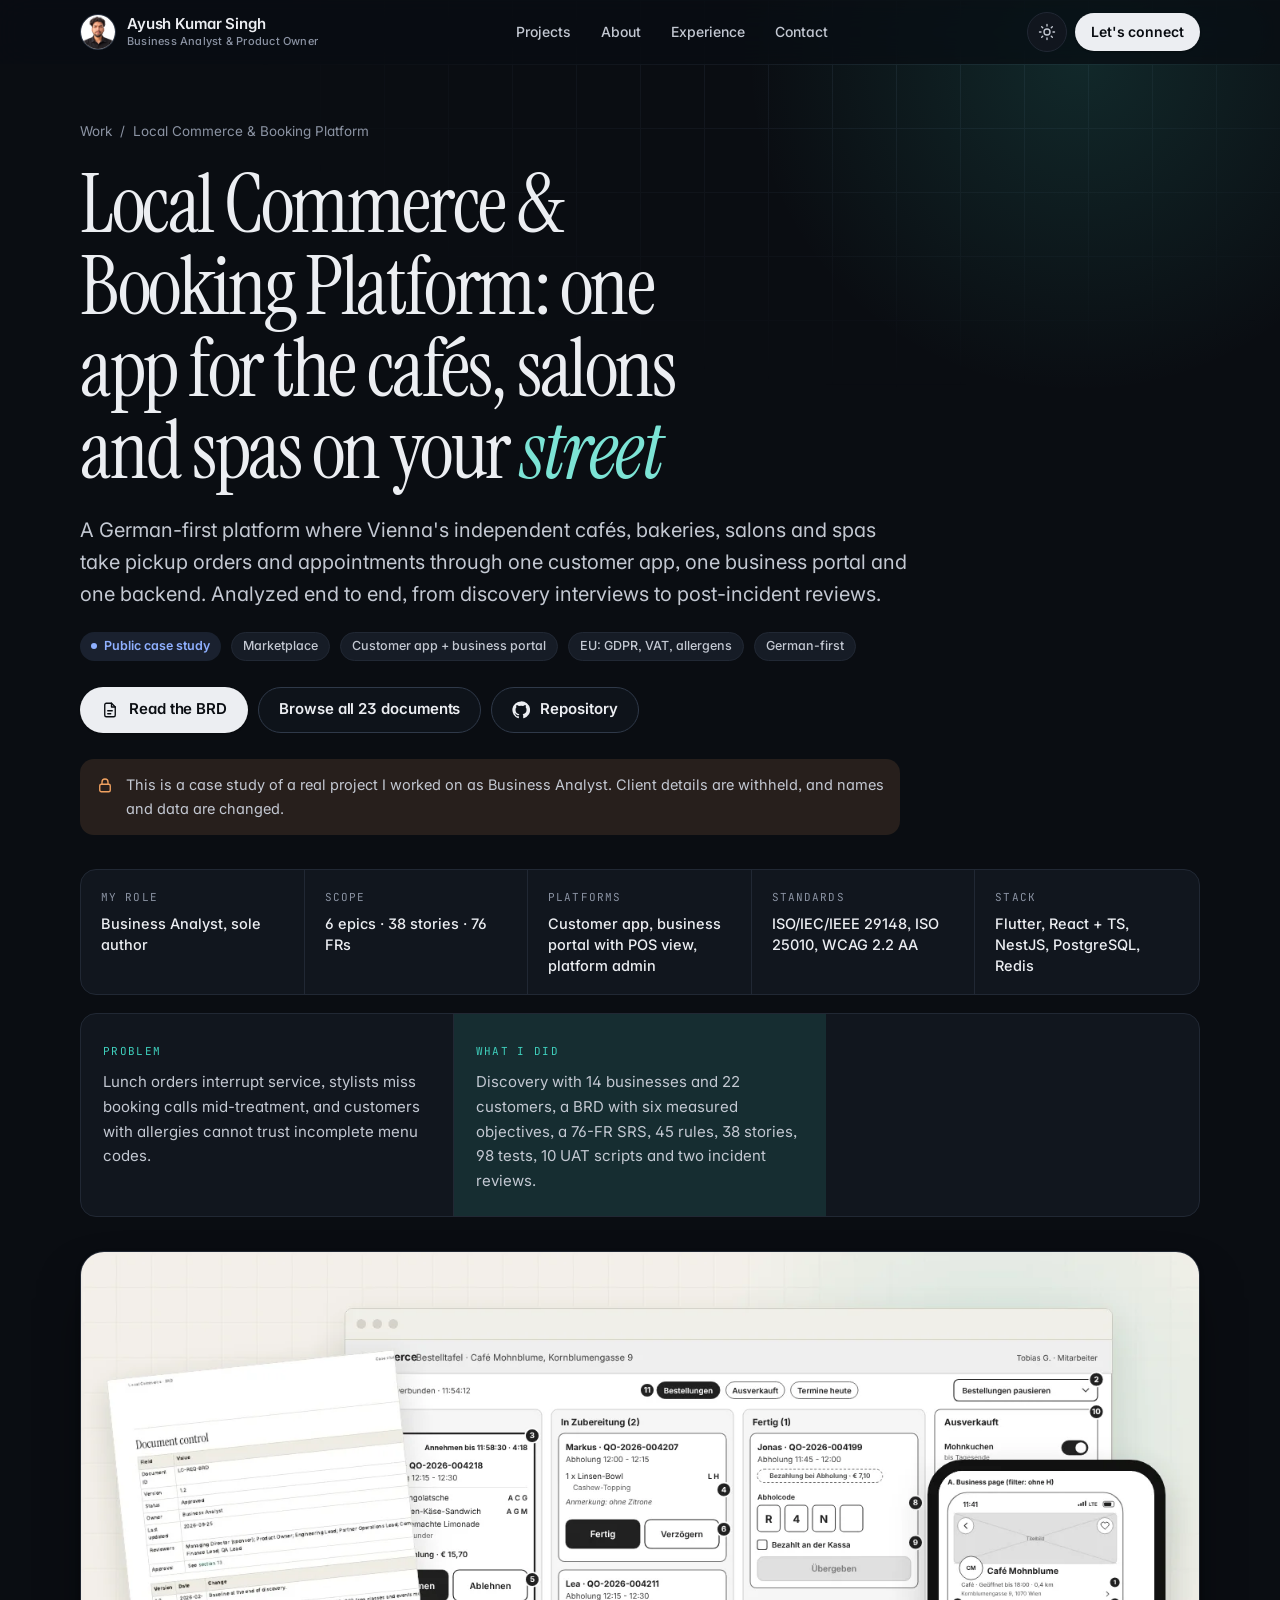
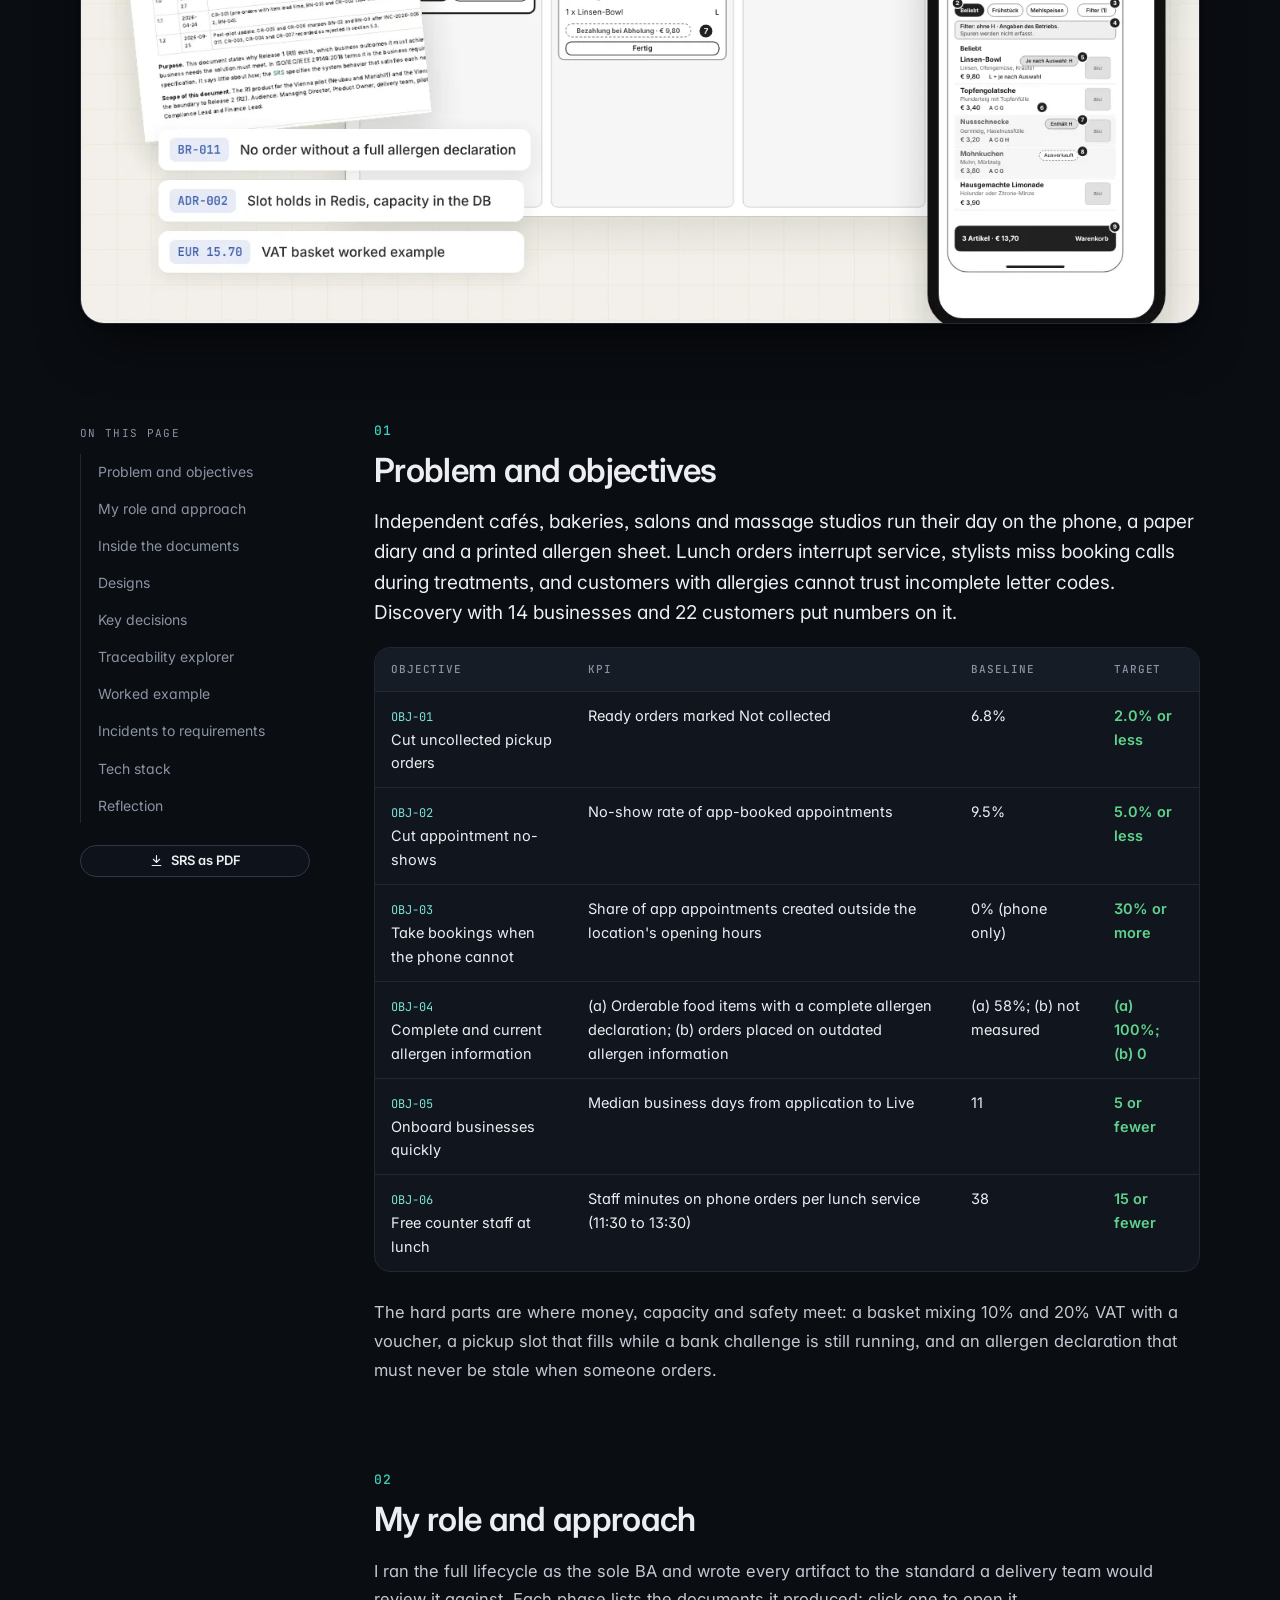
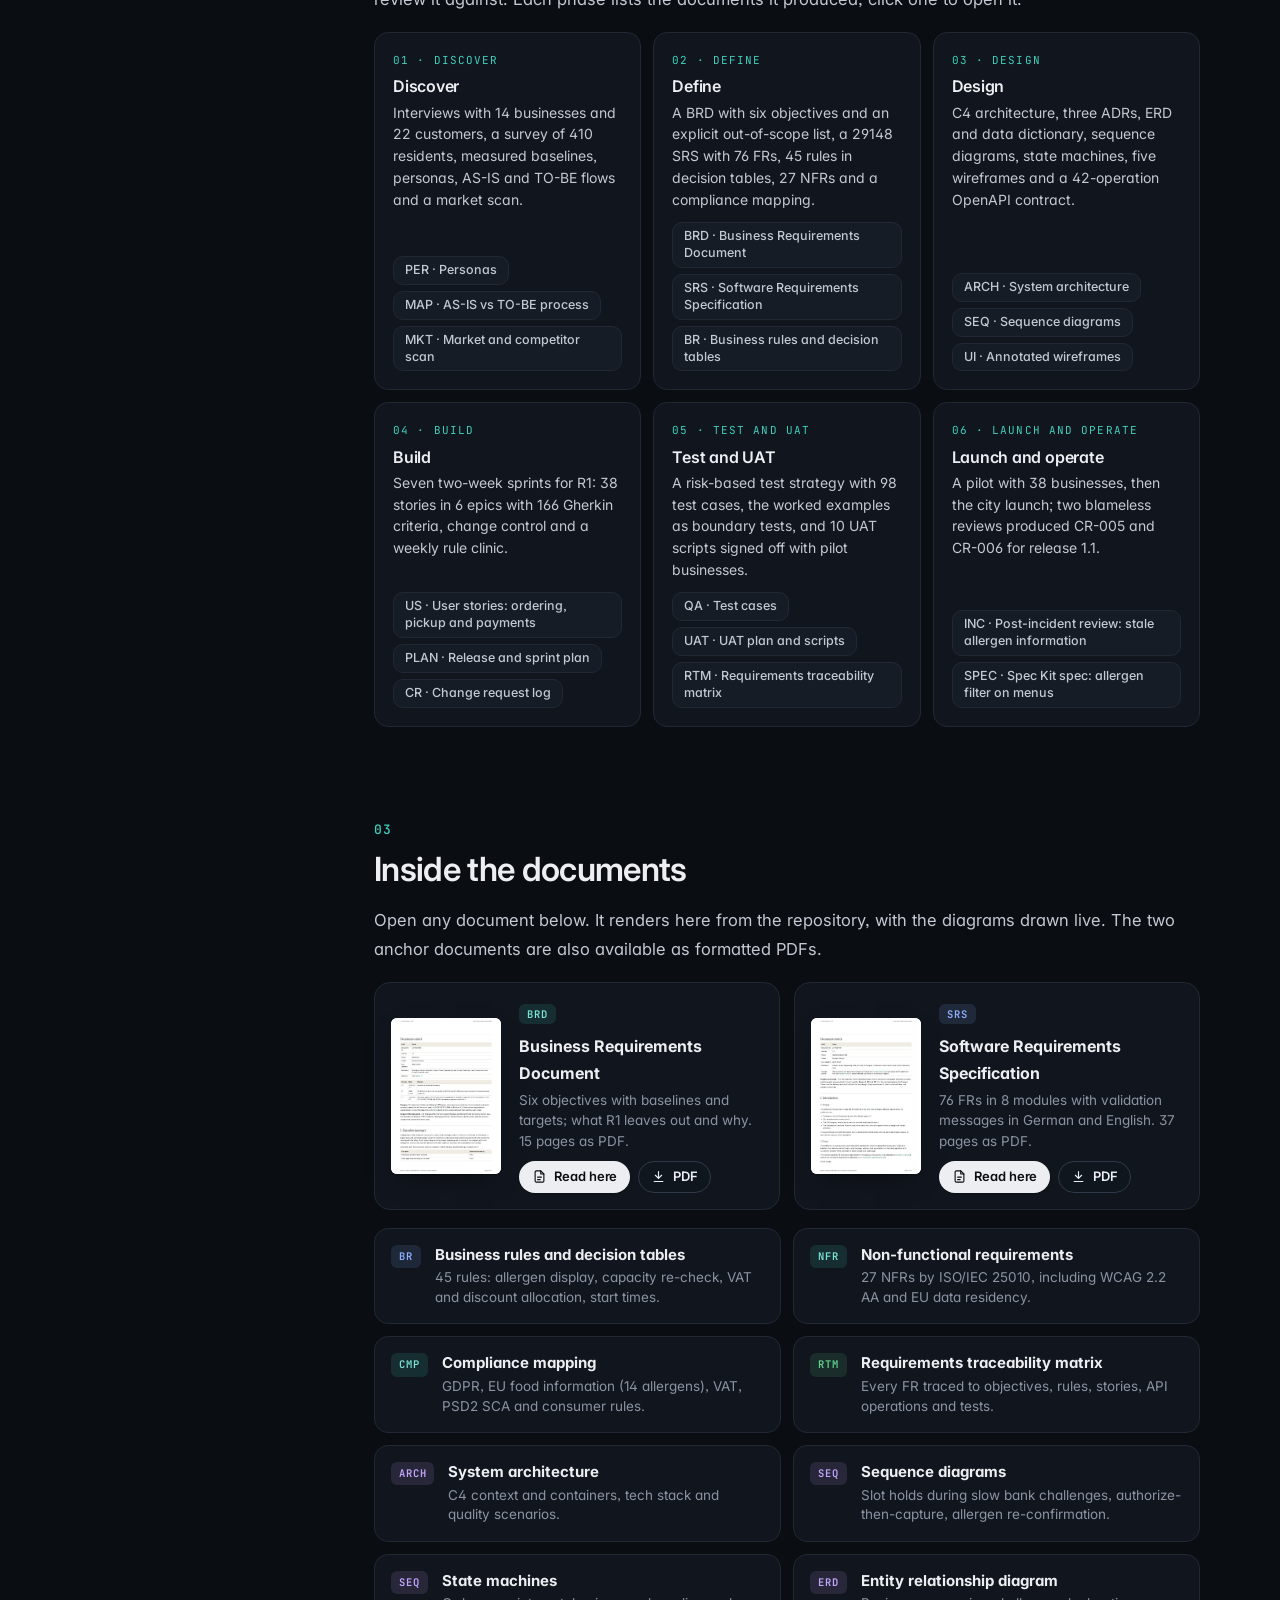
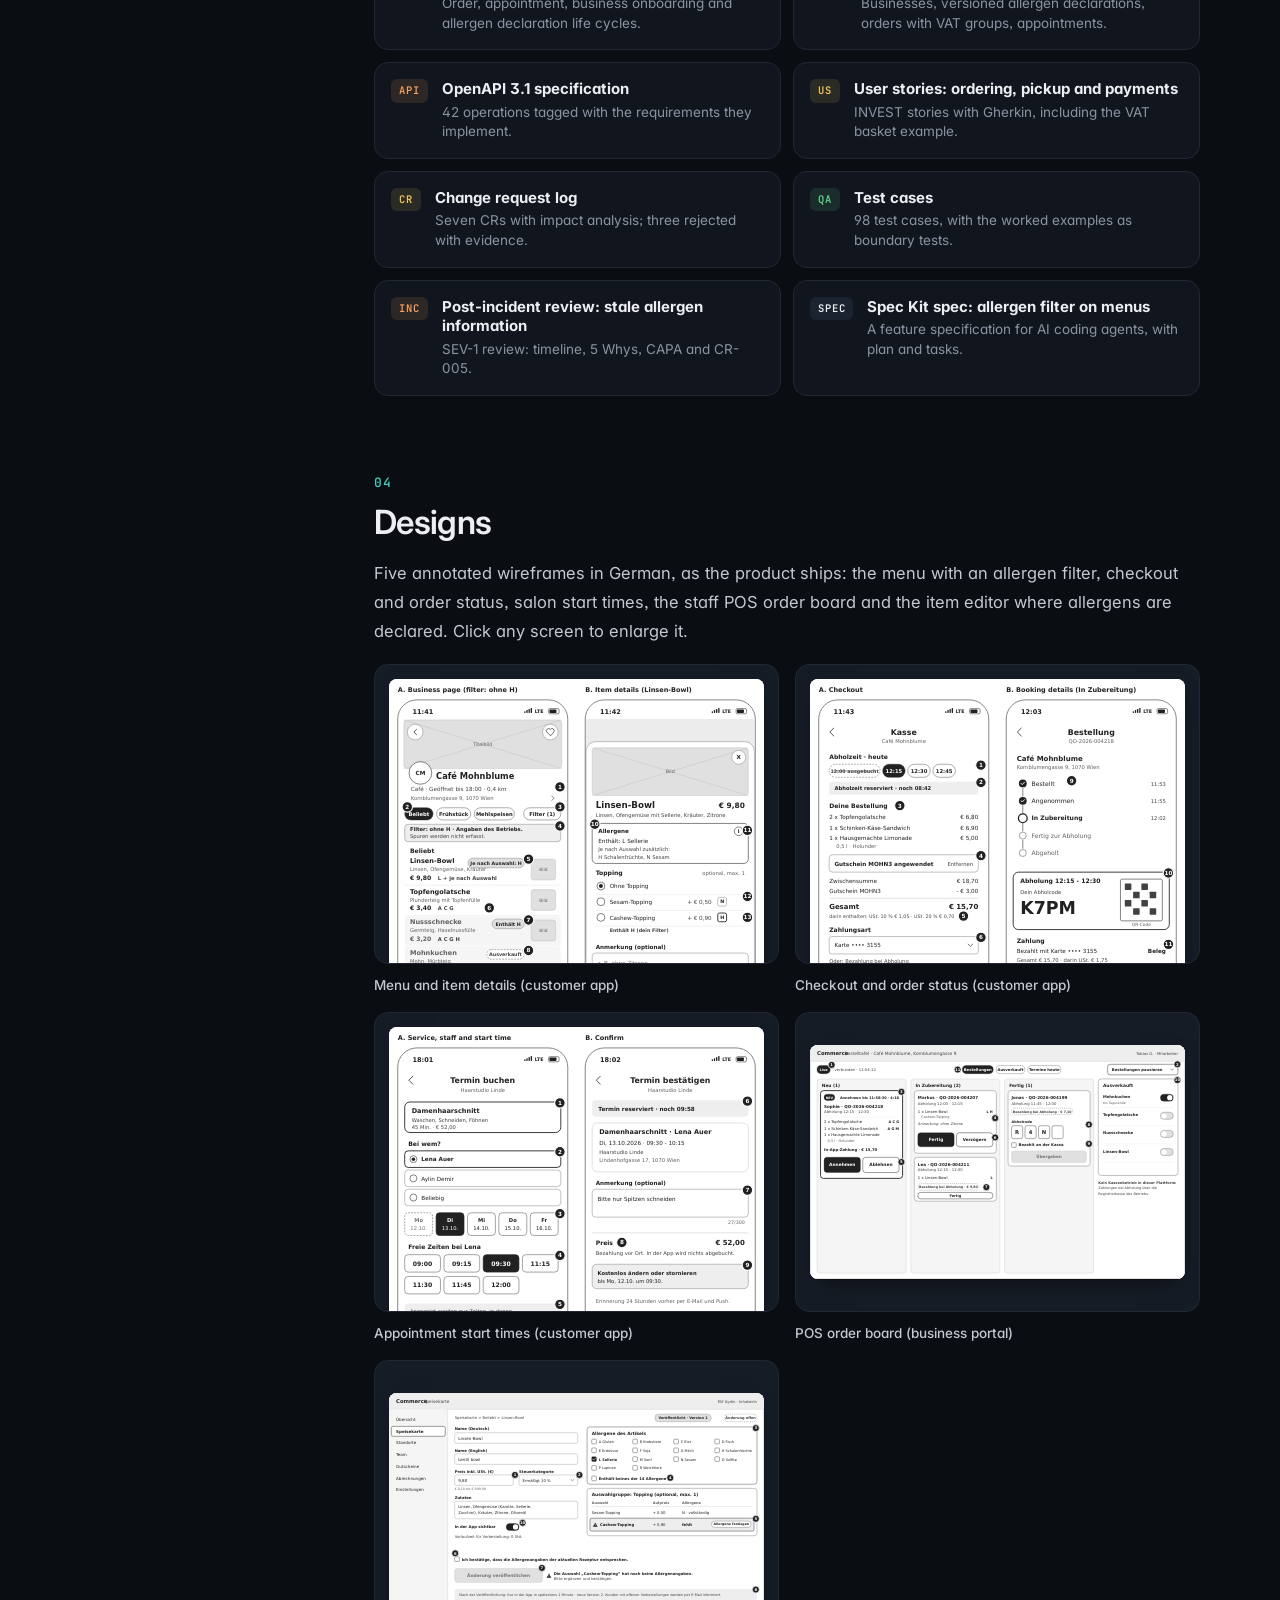
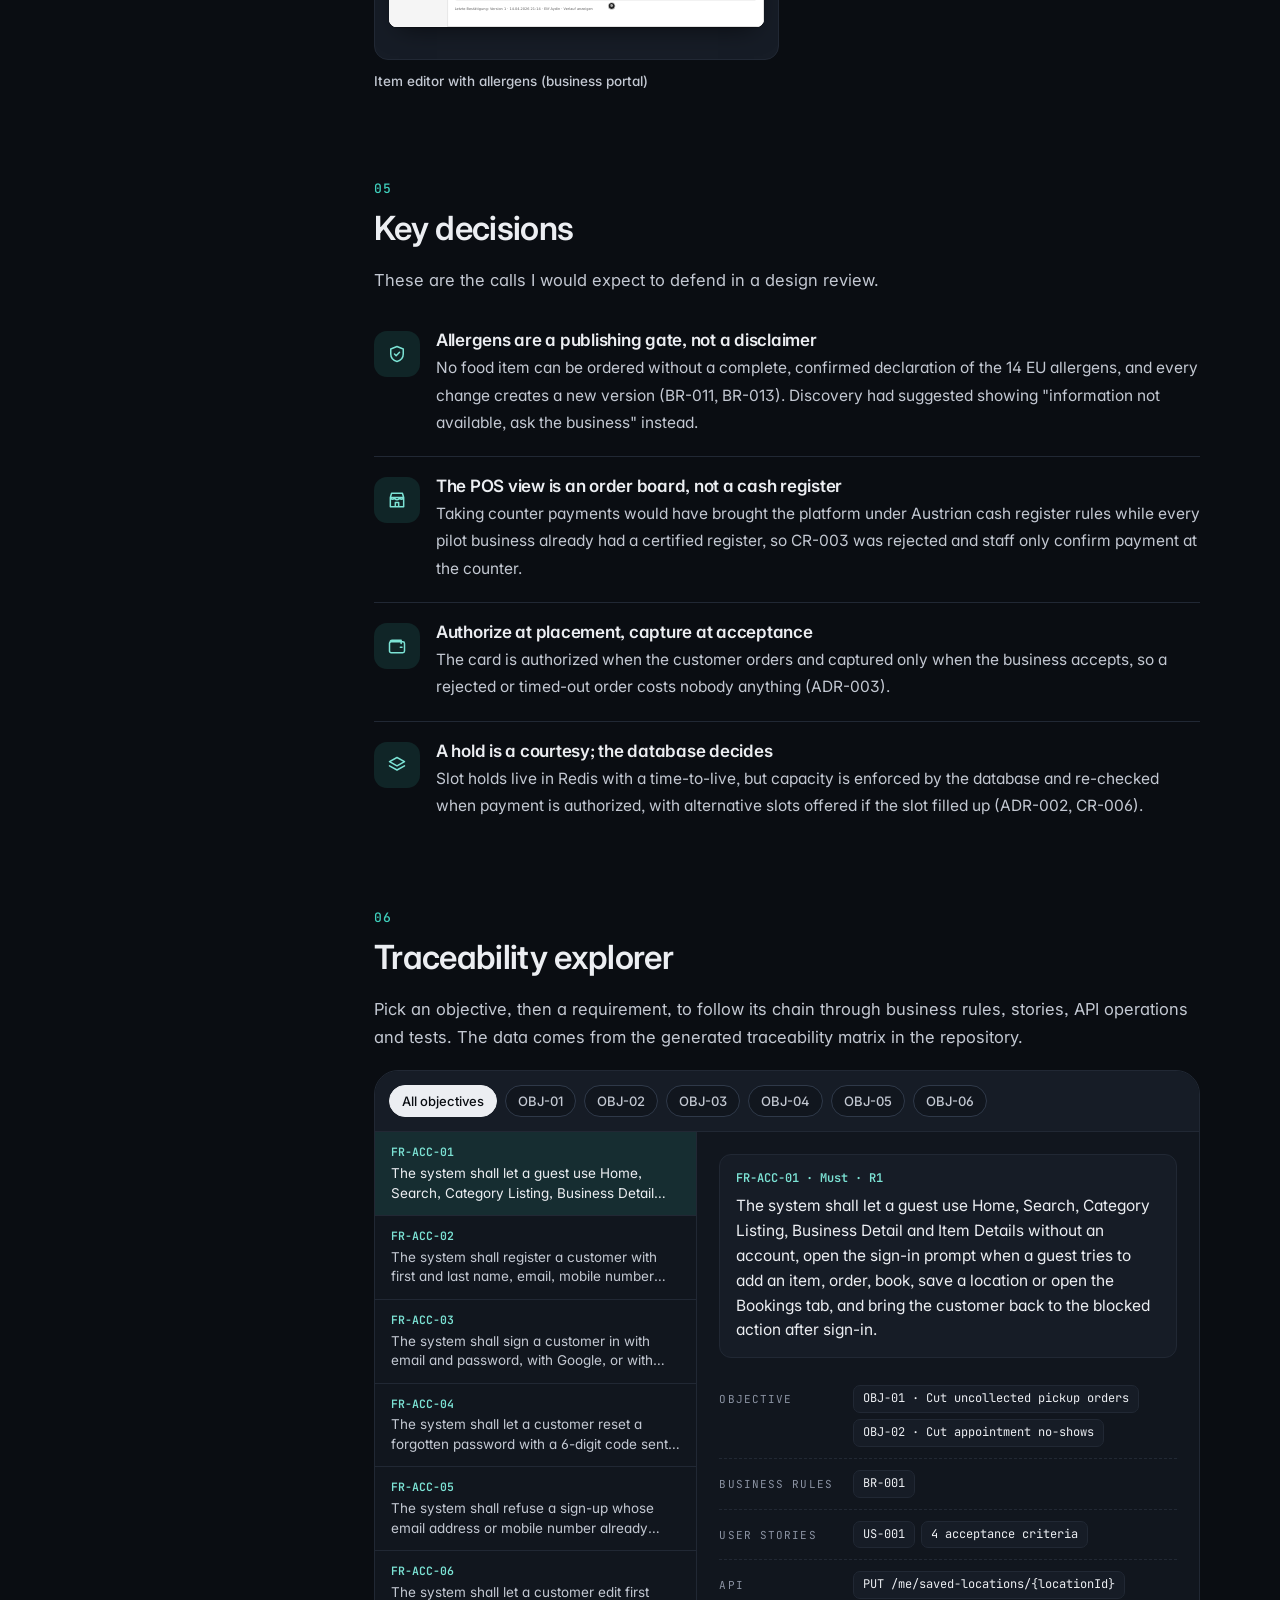
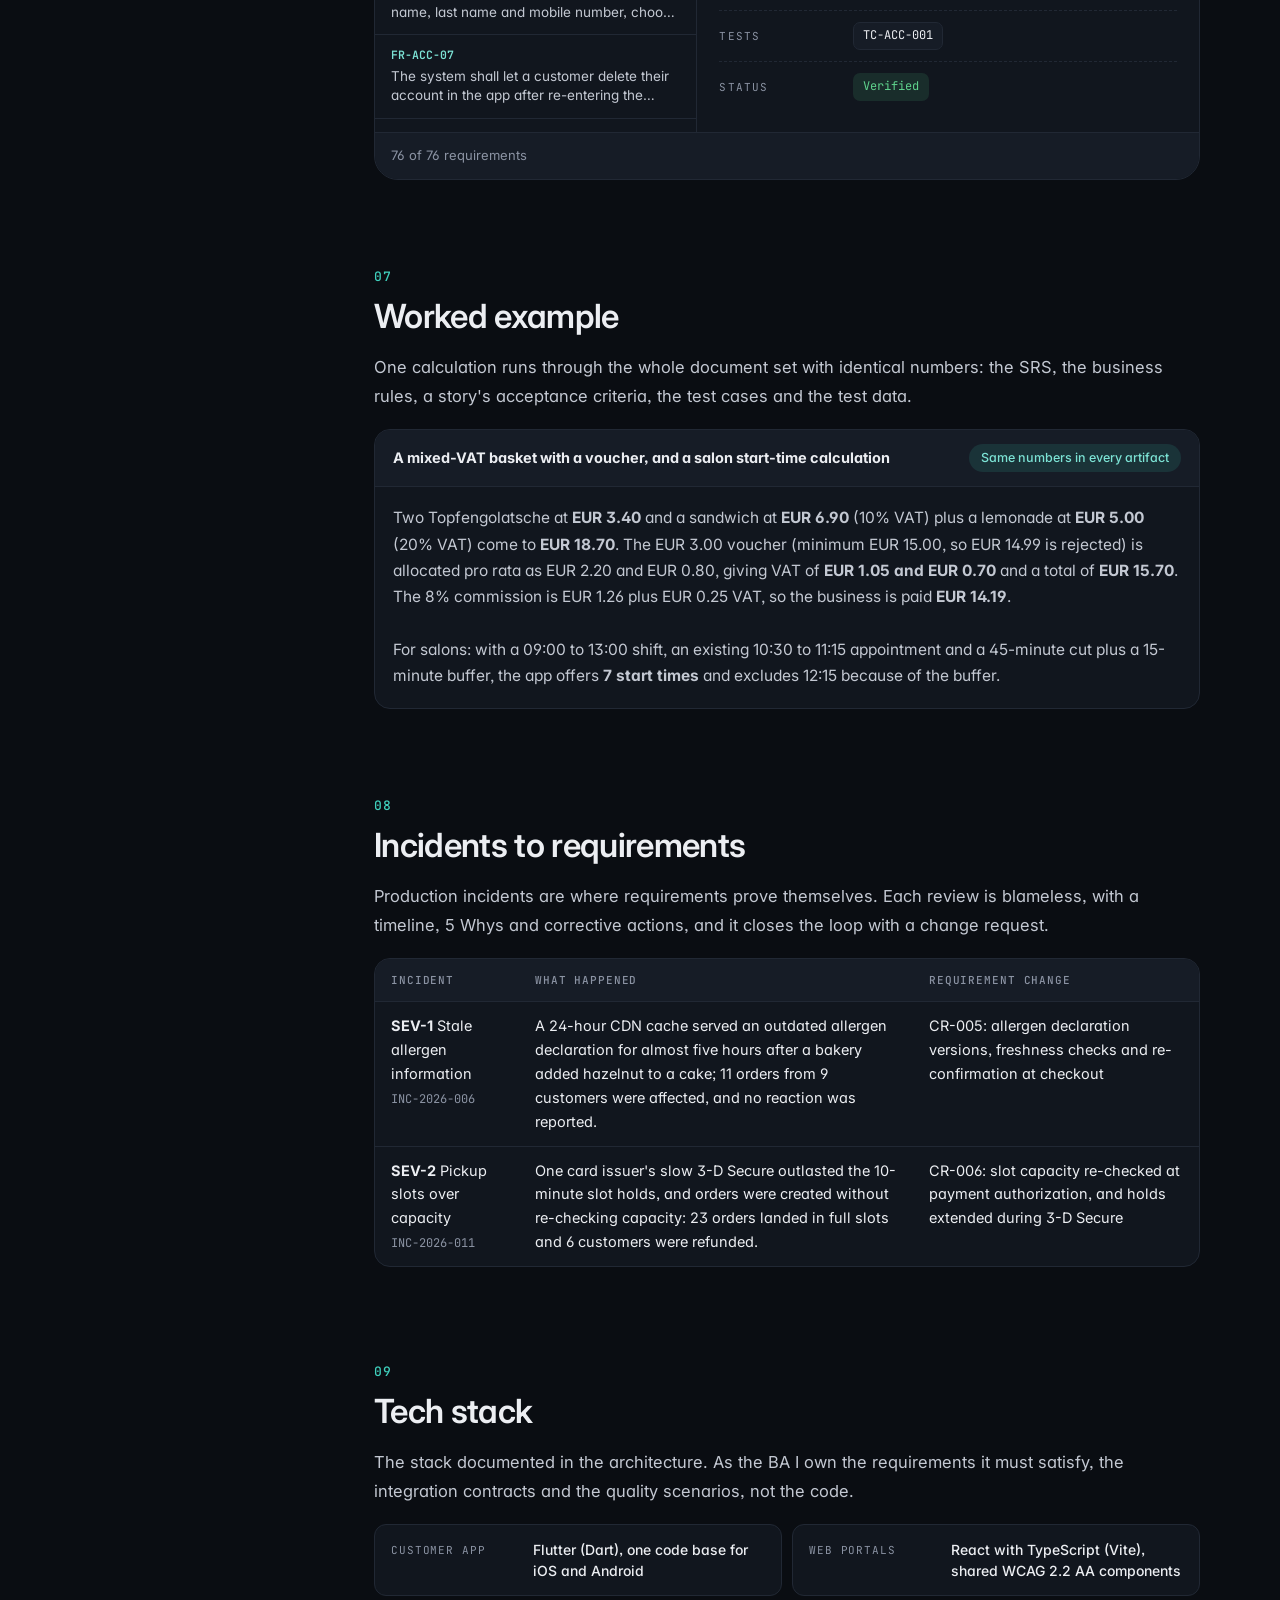
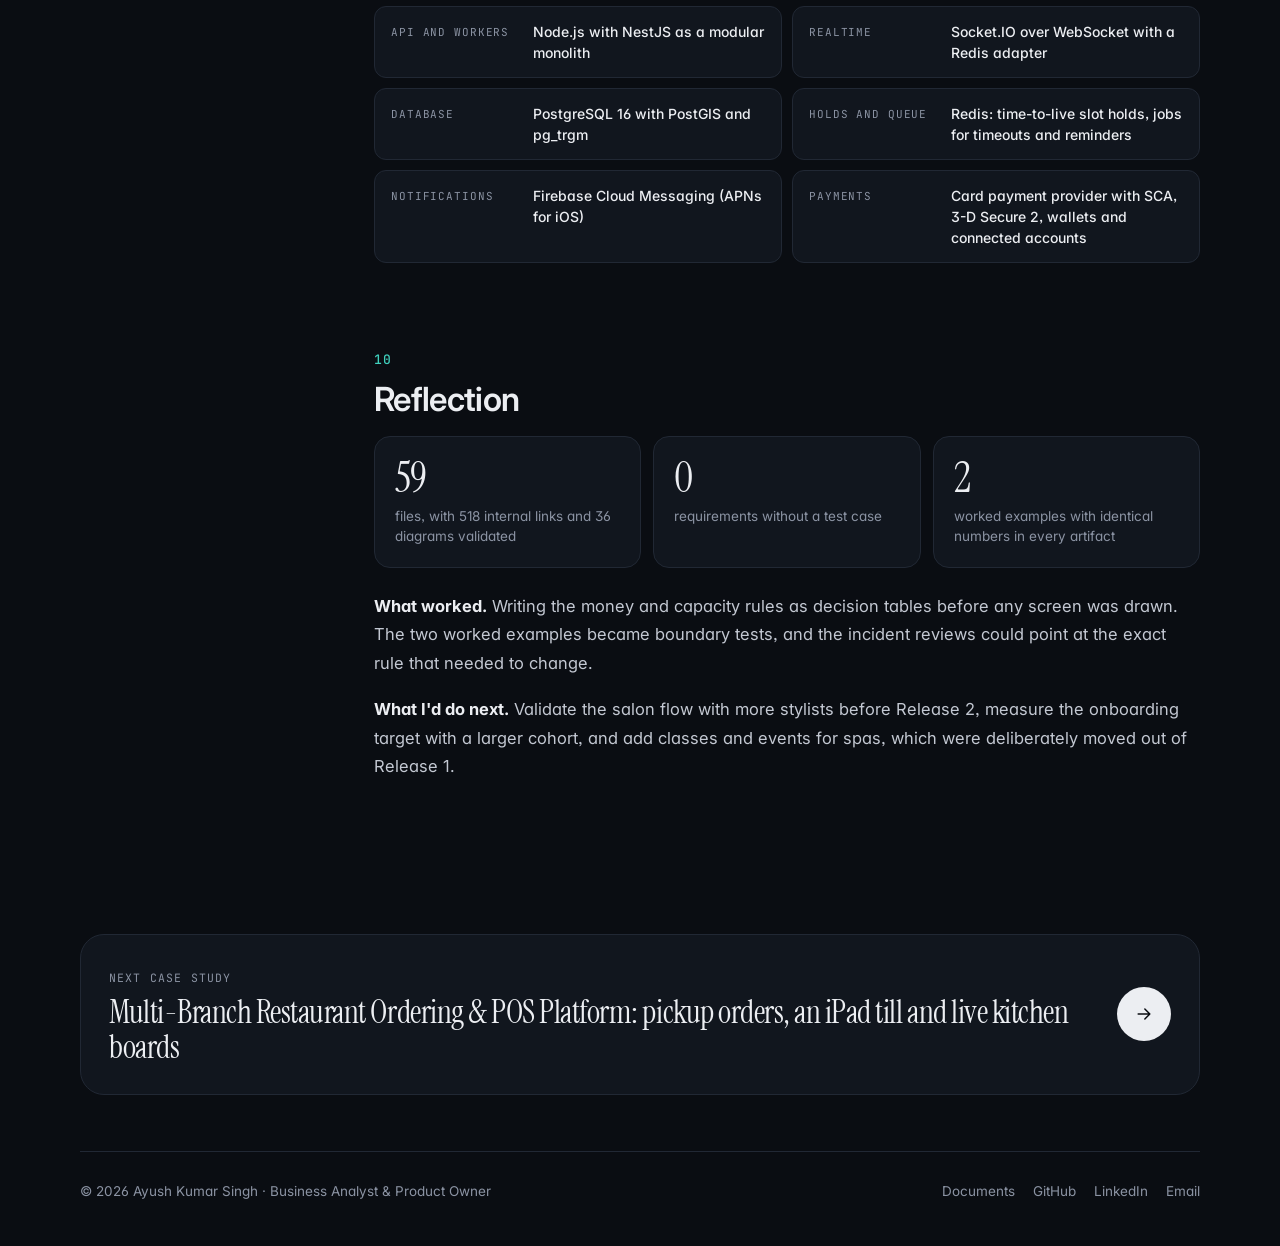
<file: case-studies/local-commerce.html>
<!doctype html>
<html lang="en" data-theme="dark" data-base="../" data-library="../library.html">
<head>
<meta charset="utf-8">
<meta name="viewport" content="width=device-width, initial-scale=1">
<title>Local Commerce &amp; Booking Platform case study · Ayush Kumar Singh</title>
<meta name="description" content="A traceable business analysis case study for a German-first local commerce platform: pickup ordering for cafés and bakeries, appointment booking for salons and spas, a business portal with a POS order board and a platform admin.">
<meta name="author" content="Ayush Kumar Singh">
<link rel="canonical" href="https://ayushsingh0456.github.io/case-studies/local-commerce.html">
<meta name="theme-color" content="#f6f4ef" media="(prefers-color-scheme: light)">
<meta name="theme-color" content="#0a0d12" media="(prefers-color-scheme: dark)">
<meta property="og:type" content="article">
<meta property="og:title" content="Local Commerce &amp; Booking Platform: BA Case Study · Ayush Kumar Singh">
<meta property="og:description" content="A traceable business analysis case study for a German-first local commerce platform: pickup ordering for cafés and bakeries, appointment booking for salons and spas, a business portal with a POS order board and a platform admin.">
<meta property="og:url" content="https://ayushsingh0456.github.io/case-studies/local-commerce.html">
<meta property="og:image" content="https://ayushsingh0456.github.io/assets/og-commerce.png?v=2">
<meta name="twitter:card" content="summary_large_image">
<link rel="icon" href="../assets/favicon.svg" type="image/svg+xml">
<link rel="preconnect" href="https://fonts.googleapis.com"><link rel="preconnect" href="https://fonts.gstatic.com" crossorigin><link href="https://fonts.googleapis.com/css2?family=Inter:wght@400;500;600;700&family=Instrument+Serif:ital@0;1&family=JetBrains+Mono:wght@400;500;600&display=swap" rel="stylesheet">
<link rel="stylesheet" href="../css/styles.css">
<script>(function(){try{var t=localStorage.getItem("theme");if(t==="light"||t==="dark")document.documentElement.setAttribute("data-theme",t);}catch(e){}})();</script>

</head>
<body>
<a class="skip-link" href="#content">Skip to content</a>
<svg width="0" height="0" style="position:absolute" aria-hidden="true"><symbol id="i-github" viewBox="0 0 24 24"><g fill="none" stroke="currentColor" stroke-width="1.8" stroke-linecap="round" stroke-linejoin="round"><path fill="currentColor" stroke="none" d="M12 .5a11.5 11.5 0 0 0-3.64 22.41c.58.1.79-.25.79-.56v-2c-3.2.7-3.88-1.37-3.88-1.37-.53-1.33-1.28-1.69-1.28-1.69-1.05-.71.08-.7.08-.7 1.16.08 1.77 1.19 1.77 1.19 1.03 1.77 2.71 1.26 3.37.96.1-.75.4-1.26.73-1.55-2.55-.29-5.24-1.28-5.24-5.68 0-1.26.45-2.28 1.19-3.09-.12-.29-.52-1.46.11-3.04 0 0 .97-.31 3.17 1.18a11 11 0 0 1 5.77 0c2.2-1.49 3.17-1.18 3.17-1.18.63 1.58.23 2.75.11 3.04.74.81 1.19 1.83 1.19 3.09 0 4.41-2.69 5.38-5.26 5.67.41.36.78 1.06.78 2.14v3.17c0 .31.21.67.8.56A11.5 11.5 0 0 0 12 .5Z"/></g></symbol><symbol id="i-linkedin" viewBox="0 0 24 24"><g fill="none" stroke="currentColor" stroke-width="1.8" stroke-linecap="round" stroke-linejoin="round"><path fill="currentColor" stroke="none" d="M20.45 20.45h-3.56v-5.57c0-1.33-.02-3.04-1.85-3.04-1.86 0-2.14 1.45-2.14 2.94v5.67H9.35V9h3.41v1.56h.05c.48-.9 1.64-1.85 3.37-1.85 3.6 0 4.27 2.37 4.27 5.46v6.28ZM5.34 7.43a2.06 2.06 0 1 1 0-4.13 2.06 2.06 0 0 1 0 4.13ZM7.12 20.45H3.56V9h3.56v11.45ZM22.22 0H1.77C.79 0 0 .77 0 1.73v20.54C0 23.23.79 24 1.77 24h20.45c.98 0 1.78-.77 1.78-1.73V1.73C24 .77 23.2 0 22.22 0Z"/></g></symbol><symbol id="i-mail" viewBox="0 0 24 24"><g fill="none" stroke="currentColor" stroke-width="1.8" stroke-linecap="round" stroke-linejoin="round"><path d="M4 6h16v12H4zM4 7l8 6 8-6"/></g></symbol><symbol id="i-sun" viewBox="0 0 24 24"><g fill="none" stroke="currentColor" stroke-width="1.8" stroke-linecap="round" stroke-linejoin="round"><circle cx="12" cy="12" r="4"/><path d="M12 2v2M12 20v2M4.9 4.9l1.4 1.4M17.7 17.7l1.4 1.4M2 12h2M20 12h2M4.9 19.1l1.4-1.4M17.7 6.3l1.4-1.4"/></g></symbol><symbol id="i-moon" viewBox="0 0 24 24"><g fill="none" stroke="currentColor" stroke-width="1.8" stroke-linecap="round" stroke-linejoin="round"><path d="M20 14.5A8.5 8.5 0 0 1 9.5 4a8.5 8.5 0 1 0 10.5 10.5Z"/></g></symbol><symbol id="i-arrow" viewBox="0 0 24 24"><g fill="none" stroke="currentColor" stroke-width="1.8" stroke-linecap="round" stroke-linejoin="round"><path d="M5 12h14M13 6l6 6-6 6"/></g></symbol><symbol id="i-arrow-left" viewBox="0 0 24 24"><g fill="none" stroke="currentColor" stroke-width="1.8" stroke-linecap="round" stroke-linejoin="round"><path d="M19 12H5M11 6l-6 6 6 6"/></g></symbol><symbol id="i-arrow-ur" viewBox="0 0 24 24"><g fill="none" stroke="currentColor" stroke-width="1.8" stroke-linecap="round" stroke-linejoin="round"><path d="M7 17 17 7M8 7h9v9"/></g></symbol><symbol id="i-chev" viewBox="0 0 24 24"><g fill="none" stroke="currentColor" stroke-width="1.8" stroke-linecap="round" stroke-linejoin="round"><path d="m6 9 6 6 6-6"/></g></symbol><symbol id="i-chev-left" viewBox="0 0 24 24"><g fill="none" stroke="currentColor" stroke-width="1.8" stroke-linecap="round" stroke-linejoin="round"><path d="m15 6-6 6 6 6"/></g></symbol><symbol id="i-chev-right" viewBox="0 0 24 24"><g fill="none" stroke="currentColor" stroke-width="1.8" stroke-linecap="round" stroke-linejoin="round"><path d="m9 6 6 6-6 6"/></g></symbol><symbol id="i-copy" viewBox="0 0 24 24"><g fill="none" stroke="currentColor" stroke-width="1.8" stroke-linecap="round" stroke-linejoin="round"><rect x="8" y="8" width="12" height="12" rx="2"/><path d="M16 8V6a2 2 0 0 0-2-2H6a2 2 0 0 0-2 2v8a2 2 0 0 0 2 2h2"/></g></symbol><symbol id="i-award" viewBox="0 0 24 24"><g fill="none" stroke="currentColor" stroke-width="1.8" stroke-linecap="round" stroke-linejoin="round"><circle cx="12" cy="9" r="6"/><path d="m8.5 14-1.5 8 5-3 5 3-1.5-8"/></g></symbol><symbol id="i-lock" viewBox="0 0 24 24"><g fill="none" stroke="currentColor" stroke-width="1.8" stroke-linecap="round" stroke-linejoin="round"><rect x="5" y="11" width="14" height="10" rx="2"/><path d="M8 11V8a4 4 0 0 1 8 0v3"/></g></symbol><symbol id="i-menu" viewBox="0 0 24 24"><g fill="none" stroke="currentColor" stroke-width="1.8" stroke-linecap="round" stroke-linejoin="round"><path d="M4 7h16M4 12h16M4 17h16"/></g></symbol><symbol id="i-pin" viewBox="0 0 24 24"><g fill="none" stroke="currentColor" stroke-width="1.8" stroke-linecap="round" stroke-linejoin="round"><path d="M12 21s-7-6.1-7-11.5a7 7 0 0 1 14 0C19 14.9 12 21 12 21Z"/><circle cx="12" cy="9.5" r="2.5"/></g></symbol><symbol id="i-doc" viewBox="0 0 24 24"><g fill="none" stroke="currentColor" stroke-width="1.8" stroke-linecap="round" stroke-linejoin="round"><path d="M14 3H7a2 2 0 0 0-2 2v14a2 2 0 0 0 2 2h10a2 2 0 0 0 2-2V8z"/><path d="M14 3v5h5M9 13h6M9 17h4"/></g></symbol><symbol id="i-download" viewBox="0 0 24 24"><g fill="none" stroke="currentColor" stroke-width="1.8" stroke-linecap="round" stroke-linejoin="round"><path d="M12 4v11M7 10l5 5 5-5M5 20h14"/></g></symbol><symbol id="i-external" viewBox="0 0 24 24"><g fill="none" stroke="currentColor" stroke-width="1.8" stroke-linecap="round" stroke-linejoin="round"><path d="M14 4h6v6M20 4l-9 9M18 14v5a1 1 0 0 1-1 1H5a1 1 0 0 1-1-1V7a1 1 0 0 1 1-1h5"/></g></symbol><symbol id="i-link" viewBox="0 0 24 24"><g fill="none" stroke="currentColor" stroke-width="1.8" stroke-linecap="round" stroke-linejoin="round"><path d="M10 14a4 4 0 0 0 5.66 0l3-3a4 4 0 0 0-5.66-5.66l-1 1"/><path d="M14 10a4 4 0 0 0-5.66 0l-3 3a4 4 0 0 0 5.66 5.66l1-1"/></g></symbol><symbol id="i-x" viewBox="0 0 24 24"><g fill="none" stroke="currentColor" stroke-width="1.8" stroke-linecap="round" stroke-linejoin="round"><path d="M6 6l12 12M18 6 6 18"/></g></symbol><symbol id="i-search" viewBox="0 0 24 24"><g fill="none" stroke="currentColor" stroke-width="1.8" stroke-linecap="round" stroke-linejoin="round"><circle cx="11" cy="11" r="7"/><path d="m20 20-3.5-3.5"/></g></symbol><symbol id="i-compass" viewBox="0 0 24 24"><g fill="none" stroke="currentColor" stroke-width="1.8" stroke-linecap="round" stroke-linejoin="round"><circle cx="12" cy="12" r="9"/><path d="m15.5 8.5-2 5-5 2 2-5z"/></g></symbol><symbol id="i-calendar" viewBox="0 0 24 24"><g fill="none" stroke="currentColor" stroke-width="1.8" stroke-linecap="round" stroke-linejoin="round"><rect x="4" y="5" width="16" height="15" rx="2"/><path d="M4 10h16M9 3v4M15 3v4"/></g></symbol><symbol id="i-check" viewBox="0 0 24 24"><g fill="none" stroke="currentColor" stroke-width="1.8" stroke-linecap="round" stroke-linejoin="round"><path d="M4 12.5 9 17l11-11"/></g></symbol><symbol id="i-checklist" viewBox="0 0 24 24"><g fill="none" stroke="currentColor" stroke-width="1.8" stroke-linecap="round" stroke-linejoin="round"><path d="M9 6h11M9 12h11M9 18h11"/><path d="m3.5 6 1.5 1.5L7.5 5M3.5 12l1.5 1.5L7.5 11M3.5 18l1.5 1.5L7.5 17"/></g></symbol><symbol id="i-users" viewBox="0 0 24 24"><g fill="none" stroke="currentColor" stroke-width="1.8" stroke-linecap="round" stroke-linejoin="round"><circle cx="9" cy="8" r="3.5"/><path d="M2.5 20a6.5 6.5 0 0 1 13 0M16 4.5a3.5 3.5 0 0 1 0 7M18 14.5a6.5 6.5 0 0 1 3.5 5.5"/></g></symbol><symbol id="i-sparkle" viewBox="0 0 24 24"><g fill="none" stroke="currentColor" stroke-width="1.8" stroke-linecap="round" stroke-linejoin="round"><path d="M12 3v4M12 17v4M3 12h4M17 12h4M6.3 6.3l2.5 2.5M15.2 15.2l2.5 2.5M6.3 17.7l2.5-2.5M15.2 8.8l2.5-2.5"/></g></symbol><symbol id="i-health" viewBox="0 0 24 24"><g fill="none" stroke="currentColor" stroke-width="1.8" stroke-linecap="round" stroke-linejoin="round"><path d="M12 20s-7.5-4.6-9-9.3C1.9 7.1 4.2 4 7.4 4c2 0 3.6 1.2 4.6 2.8C13 5.2 14.6 4 16.6 4c3.2 0 5.5 3.1 4.4 6.7C19.5 15.4 12 20 12 20Z"/><path d="M8 11h2l1-2 2 4 1-2h2"/></g></symbol><symbol id="i-store" viewBox="0 0 24 24"><g fill="none" stroke="currentColor" stroke-width="1.8" stroke-linecap="round" stroke-linejoin="round"><path d="M4 9 5.5 4h13L20 9M4 9h16v11H4zM4 9a2.7 2.7 0 0 0 5.3 0 2.7 2.7 0 0 0 5.4 0 2.7 2.7 0 0 0 5.3 0M10 20v-5h4v5"/></g></symbol><symbol id="i-utensils" viewBox="0 0 24 24"><g fill="none" stroke="currentColor" stroke-width="1.8" stroke-linecap="round" stroke-linejoin="round"><path d="M7 3v8a2 2 0 0 0 2 2v8M11 3v6a2 2 0 0 1-2 2M3 3v6a2 2 0 0 0 2 2M17 21V3c-2 1-3.5 3.5-3.5 7v3H17"/></g></symbol><symbol id="i-wallet" viewBox="0 0 24 24"><g fill="none" stroke="currentColor" stroke-width="1.8" stroke-linecap="round" stroke-linejoin="round"><path d="M4 7a2 2 0 0 1 2-2h11v4"/><rect x="3" y="7" width="18" height="13" rx="2"/><path d="M16 13.5h2"/></g></symbol><symbol id="i-dumbbell" viewBox="0 0 24 24"><g fill="none" stroke="currentColor" stroke-width="1.8" stroke-linecap="round" stroke-linejoin="round"><path d="M6.5 6.5v11M17.5 6.5v11M3.5 9v6M20.5 9v6M6.5 12h11"/></g></symbol><symbol id="i-hotel" viewBox="0 0 24 24"><g fill="none" stroke="currentColor" stroke-width="1.8" stroke-linecap="round" stroke-linejoin="round"><path d="M3 21V8l9-5 9 5v13M9 21v-6h6v6M8 10h.01M12 10h.01M16 10h.01"/></g></symbol><symbol id="i-cpu" viewBox="0 0 24 24"><g fill="none" stroke="currentColor" stroke-width="1.8" stroke-linecap="round" stroke-linejoin="round"><rect x="6" y="6" width="12" height="12" rx="2"/><path d="M9.5 9.5h5v5h-5zM9 2v4M15 2v4M9 18v4M15 18v4M2 9h4M2 15h4M18 9h4M18 15h4"/></g></symbol><symbol id="i-flow" viewBox="0 0 24 24"><g fill="none" stroke="currentColor" stroke-width="1.8" stroke-linecap="round" stroke-linejoin="round"><rect x="3" y="3" width="7" height="6" rx="1.5"/><rect x="14" y="15" width="7" height="6" rx="1.5"/><path d="M6.5 9v4.5a2 2 0 0 0 2 2H14"/></g></symbol><symbol id="i-shield" viewBox="0 0 24 24"><g fill="none" stroke="currentColor" stroke-width="1.8" stroke-linecap="round" stroke-linejoin="round"><path d="M12 3 4.5 6v6c0 4.4 3.2 7.8 7.5 9 4.3-1.2 7.5-4.6 7.5-9V6z"/><path d="m9 12 2 2 4-4"/></g></symbol><symbol id="i-target" viewBox="0 0 24 24"><g fill="none" stroke="currentColor" stroke-width="1.8" stroke-linecap="round" stroke-linejoin="round"><circle cx="12" cy="12" r="9"/><circle cx="12" cy="12" r="5"/><circle cx="12" cy="12" r="1.5"/></g></symbol><symbol id="i-code" viewBox="0 0 24 24"><g fill="none" stroke="currentColor" stroke-width="1.8" stroke-linecap="round" stroke-linejoin="round"><path d="m8 8-4 4 4 4M16 8l4 4-4 4M14 5l-4 14"/></g></symbol><symbol id="i-layers" viewBox="0 0 24 24"><g fill="none" stroke="currentColor" stroke-width="1.8" stroke-linecap="round" stroke-linejoin="round"><path d="m12 3 9 5-9 5-9-5z"/><path d="m3 13 9 5 9-5"/></g></symbol><symbol id="i-rocket" viewBox="0 0 24 24"><g fill="none" stroke="currentColor" stroke-width="1.8" stroke-linecap="round" stroke-linejoin="round"><path d="M5 15c-1 1-1.5 4-1.5 4.5S6 19 9 18M14.5 4.5c3-1 5-1 5-1s0 2-1 5L12 15l-3-3z"/><path d="M9 12 6.5 11.5 9 8h4M12 15l.5 2.5L16 15v-4"/></g></symbol><symbol id="i-chat" viewBox="0 0 24 24"><g fill="none" stroke="currentColor" stroke-width="1.8" stroke-linecap="round" stroke-linejoin="round"><path d="M4 5h16v11H9l-5 4z"/><path d="M8 9.5h8M8 12.5h5"/></g></symbol></svg>
<header class="nav">
  <div class="container">
    <a class="brand" href="../index.html" aria-label="Portfolio home"><span class="brand-avatar"><img src="../assets/img/ayush.webp" alt="" width="36" height="36"></span><span class="brand-name">Ayush Kumar Singh<small>Business Analyst &amp; Product Owner</small></span></a>
    <nav aria-label="Primary"><ul class="nav-links"><li><a href="../index.html#work">Projects</a></li><li><a href="../index.html#about">About</a></li><li><a href="../index.html#experience">Experience</a></li><li><a href="../index.html#contact">Contact</a></li></ul></nav>
    <div class="nav-right">
      <button class="icon-btn theme-toggle" type="button" data-theme-toggle aria-label="Toggle theme"><svg class="i-sun" aria-hidden="true"><use href="#i-sun"/></svg><svg class="i-moon" aria-hidden="true"><use href="#i-moon"/></svg></button>
      <a class="btn btn-primary btn-sm btn-nav" href="../index.html#contact">Let&#x27;s connect</a>
      <button class="icon-btn menu-btn" type="button" data-menu-toggle aria-expanded="false" aria-controls="mobile-menu" aria-label="Open menu"><svg aria-hidden="true"><use href="#i-menu"/></svg></button>
    </div>
  </div>
  <div class="progress" aria-hidden="true"></div>
</header>
<nav class="mobile-menu" id="mobile-menu" aria-label="Mobile"><a href="../index.html#work">Projects</a><a href="../index.html#about">About</a><a href="../index.html#experience">Experience</a><a href="../index.html#contact">Contact</a></nav>
<main id="content">
<div class="backdrop" aria-hidden="true"></div>
<div class="container">
  <section class="cs-hero">
    <nav class="crumbs" aria-label="Breadcrumb"><a href="../index.html#work">Work</a><span>/</span><span>Local Commerce &amp; Booking Platform</span></nav>
    <h1>Local Commerce &amp; Booking Platform: one app for the cafés, salons and spas on your <em>street</em></h1>
    <p class="cs-sub">A German-first platform where Vienna&#x27;s independent cafés, bakeries, salons and spas take pickup orders and appointments through one customer app, one business portal and one backend. Analyzed end to end, from discovery interviews to post-incident reviews.</p>
    <div class="cs-badges"><span class="status status-public">Public case study</span><span class="tag">Marketplace</span><span class="tag">Customer app + business portal</span><span class="tag">EU: GDPR, VAT, allergens</span><span class="tag">German-first</span></div>
    <div class="cs-cta">
      <button class="btn btn-primary" type="button" data-doc="commerce-brd"><svg aria-hidden="true"><use href="#i-doc"/></svg> Read the BRD</button>
      <a class="btn btn-ghost" href="../library.html?project=commerce">Browse all 23 documents</a>
      <a class="btn btn-ghost" href="https://github.com/ayushsingh0456/local-commerce-booking-platform" target="_blank" rel="noopener"><svg aria-hidden="true"><use href="#i-github"/></svg> Repository</a>
    </div>
    <p class="disclaimer"><svg aria-hidden="true"><use href="#i-lock"/></svg><span>This is a case study of a real project I worked on as Business Analyst. Client details are withheld, and names and data are changed.</span></p>
    <dl class="meta-grid"><div class="meta"><dt>My role</dt><dd>Business Analyst, sole author</dd></div><div class="meta"><dt>Scope</dt><dd>6 epics · 38 stories · 76 FRs</dd></div><div class="meta"><dt>Platforms</dt><dd>Customer app, business portal with POS view, platform admin</dd></div><div class="meta"><dt>Standards</dt><dd>ISO/IEC/IEEE 29148, ISO 25010, WCAG 2.2 AA</dd></div><div class="meta"><dt>Stack</dt><dd>Flutter, React + TS, NestJS, PostgreSQL, Redis</dd></div></dl>
    <div class="tldr"><div><span class="k">Problem</span><p>Lunch orders interrupt service, stylists miss booking calls mid-treatment, and customers with allergies cannot trust incomplete menu codes.</p></div><div><span class="k">What I did</span><p>Discovery with 14 businesses and 22 customers, a BRD with six measured objectives, a 76-FR SRS, 45 rules, 38 stories, 98 tests, 10 UAT scripts and two incident reviews.</p></div></div>
    <div class="cs-cover"><img src="../assets/img/cover-local-commerce.webp" alt="Local Commerce &amp; Booking Platform documents and wireframes" width="1400" height="840"></div>
  </section>

  <div class="cs-layout">
    <nav class="toc" aria-label="On this page"><p>On this page</p><ol><li><a href="#problem">Problem and objectives</a></li><li><a href="#approach">My role and approach</a></li><li><a href="#documents">Inside the documents</a></li><li><a href="#designs">Designs</a></li><li><a href="#decisions">Key decisions</a></li><li><a href="#traceability">Traceability explorer</a></li><li><a href="#example">Worked example</a></li><li><a href="#incidents">Incidents to requirements</a></li><li><a href="#stack">Tech stack</a></li><li><a href="#reflection">Reflection</a></li></ol>
      <div class="toc-cta"><a class="btn btn-ghost btn-xs" href="../assets/docs/local-commerce-SRS.pdf" target="_blank" rel="noopener"><svg aria-hidden="true"><use href="#i-download"/></svg> SRS as PDF</a></div>
    </nav>
    <article class="prose">
      <section id="problem"><h2><span class="num">01</span>Problem and objectives</h2>
        <p class="lede">Independent cafés, bakeries, salons and massage studios run their day on the phone, a paper diary and a printed allergen sheet. Lunch orders interrupt service, stylists miss booking calls during treatments, and customers with allergies cannot trust incomplete letter codes. Discovery with 14 businesses and 22 customers put numbers on it.</p>
        <div class="table-wrap"><table><thead><tr><th>Objective</th><th>KPI</th><th>Baseline</th><th>Target</th></tr></thead><tbody><tr><td><span class="mono" style="font-size:12px;color:var(--accent-ink)">OBJ-01</span><br>Cut uncollected pickup orders</td><td>Ready orders marked Not collected</td><td>6.8%</td><td class="up">2.0% or less</td></tr><tr><td><span class="mono" style="font-size:12px;color:var(--accent-ink)">OBJ-02</span><br>Cut appointment no-shows</td><td>No-show rate of app-booked appointments</td><td>9.5%</td><td class="up">5.0% or less</td></tr><tr><td><span class="mono" style="font-size:12px;color:var(--accent-ink)">OBJ-03</span><br>Take bookings when the phone cannot</td><td>Share of app appointments created outside the location&#x27;s opening hours</td><td>0% (phone only)</td><td class="up">30% or more</td></tr><tr><td><span class="mono" style="font-size:12px;color:var(--accent-ink)">OBJ-04</span><br>Complete and current allergen information</td><td>(a) Orderable food items with a complete allergen declaration; (b) orders placed on outdated allergen information</td><td>(a) 58%; (b) not measured</td><td class="up">(a) 100%; (b) 0</td></tr><tr><td><span class="mono" style="font-size:12px;color:var(--accent-ink)">OBJ-05</span><br>Onboard businesses quickly</td><td>Median business days from application to Live</td><td>11</td><td class="up">5 or fewer</td></tr><tr><td><span class="mono" style="font-size:12px;color:var(--accent-ink)">OBJ-06</span><br>Free counter staff at lunch</td><td>Staff minutes on phone orders per lunch service (11:30 to 13:30)</td><td>38</td><td class="up">15 or fewer</td></tr></tbody></table></div>
        <p>The hard parts are where money, capacity and safety meet: a basket mixing 10% and 20% VAT with a voucher, a pickup slot that fills while a bank challenge is still running, and an allergen declaration that must never be stale when someone orders.</p>
      </section>
      <section id="approach"><h2><span class="num">02</span>My role and approach</h2>
        <p>I ran the full lifecycle as the sole BA and wrote every artifact to the standard a delivery team would review it against. Each phase lists the documents it produced; click one to open it.</p>
        <div class="phase-grid"><div class="phase"><span class="n">01 · DISCOVER</span><h4>Discover</h4><p>Interviews with 14 businesses and 22 customers, a survey of 410 residents, measured baselines, personas, AS-IS and TO-BE flows and a market scan.</p><div class="tags"><button class="tag" type="button" data-doc="commerce-personas">PER · Personas</button><button class="tag" type="button" data-doc="commerce-current-vs-future-state">MAP · AS-IS vs TO-BE process</button><button class="tag" type="button" data-doc="commerce-market-and-competitor-scan">MKT · Market and competitor scan</button></div></div><div class="phase"><span class="n">02 · DEFINE</span><h4>Define</h4><p>A BRD with six objectives and an explicit out-of-scope list, a 29148 SRS with 76 FRs, 45 rules in decision tables, 27 NFRs and a compliance mapping.</p><div class="tags"><button class="tag" type="button" data-doc="commerce-brd">BRD · Business Requirements Document</button><button class="tag" type="button" data-doc="commerce-srs">SRS · Software Requirements Specification</button><button class="tag" type="button" data-doc="commerce-business-rules">BR · Business rules and decision tables</button></div></div><div class="phase"><span class="n">03 · DESIGN</span><h4>Design</h4><p>C4 architecture, three ADRs, ERD and data dictionary, sequence diagrams, state machines, five wireframes and a 42-operation OpenAPI contract.</p><div class="tags"><button class="tag" type="button" data-doc="commerce-system-architecture">ARCH · System architecture</button><button class="tag" type="button" data-doc="commerce-sequence-diagrams">SEQ · Sequence diagrams</button><button class="tag" type="button" data-doc="commerce-readme">UI · Annotated wireframes</button></div></div><div class="phase"><span class="n">04 · BUILD</span><h4>Build</h4><p>Seven two-week sprints for R1: 38 stories in 6 epics with 166 Gherkin criteria, change control and a weekly rule clinic.</p><div class="tags"><button class="tag" type="button" data-doc="commerce-ep-03-ordering-pickup-payments">US · User stories: ordering, pickup and payments</button><button class="tag" type="button" data-doc="commerce-release-and-sprint-plan">PLAN · Release and sprint plan</button><button class="tag" type="button" data-doc="commerce-change-request-log">CR · Change request log</button></div></div><div class="phase"><span class="n">05 · TEST AND UAT</span><h4>Test and UAT</h4><p>A risk-based test strategy with 98 test cases, the worked examples as boundary tests, and 10 UAT scripts signed off with pilot businesses.</p><div class="tags"><button class="tag" type="button" data-doc="commerce-test-cases">QA · Test cases</button><button class="tag" type="button" data-doc="commerce-uat-plan-and-scripts">UAT · UAT plan and scripts</button><button class="tag" type="button" data-doc="commerce-requirements-traceability-matrix">RTM · Requirements traceability matrix</button></div></div><div class="phase"><span class="n">06 · LAUNCH AND OPERATE</span><h4>Launch and operate</h4><p>A pilot with 38 businesses, then the city launch; two blameless reviews produced CR-005 and CR-006 for release 1.1.</p><div class="tags"><button class="tag" type="button" data-doc="commerce-inc-2026-006-stale-allergen-information">INC · Post-incident review: stale allergen information</button><button class="tag" type="button" data-doc="commerce-spec">SPEC · Spec Kit spec: allergen filter on menus</button></div></div></div>
      </section>
      <section id="documents"><h2><span class="num">03</span>Inside the documents</h2>
        <p>Open any document below. It renders here from the repository, with the diagrams drawn live. The two anchor documents are also available as formatted PDFs.</p>
        <div class="doc-row"><div class="pdf-card"><div class="pg"><img src="../assets/thumbs/local-commerce-BRD.webp" alt="" loading="lazy"></div><div><span class="kind" data-k="BRD">BRD</span><b style="margin-top:8px">Business Requirements Document</b><p>Six objectives with baselines and targets; what R1 leaves out and why. 15 pages as PDF.</p><div class="acts"><button class="btn btn-primary btn-xs" type="button" data-doc="commerce-brd"><svg aria-hidden="true"><use href="#i-doc"/></svg> Read here</button><a class="btn btn-ghost btn-xs" href="../assets/docs/local-commerce-BRD.pdf" target="_blank" rel="noopener"><svg aria-hidden="true"><use href="#i-download"/></svg> PDF</a></div></div></div><div class="pdf-card"><div class="pg"><img src="../assets/thumbs/local-commerce-SRS.webp" alt="" loading="lazy"></div><div><span class="kind" data-k="SRS">SRS</span><b style="margin-top:8px">Software Requirements Specification</b><p>76 FRs in 8 modules with validation messages in German and English. 37 pages as PDF.</p><div class="acts"><button class="btn btn-primary btn-xs" type="button" data-doc="commerce-srs"><svg aria-hidden="true"><use href="#i-doc"/></svg> Read here</button><a class="btn btn-ghost btn-xs" href="../assets/docs/local-commerce-SRS.pdf" target="_blank" rel="noopener"><svg aria-hidden="true"><use href="#i-download"/></svg> PDF</a></div></div></div></div>
        <div class="art-grid"><button class="art" type="button" data-doc="commerce-business-rules"><span class="kind" data-k="BR">BR</span><span><b>Business rules and decision tables</b><span class="d">45 rules: allergen display, capacity re-check, VAT and discount allocation, start times.</span></span></button><button class="art" type="button" data-doc="commerce-non-functional-requirements"><span class="kind" data-k="NFR">NFR</span><span><b>Non-functional requirements</b><span class="d">27 NFRs by ISO/IEC 25010, including WCAG 2.2 AA and EU data residency.</span></span></button><button class="art" type="button" data-doc="commerce-compliance-mapping"><span class="kind" data-k="CMP">CMP</span><span><b>Compliance mapping</b><span class="d">GDPR, EU food information (14 allergens), VAT, PSD2 SCA and consumer rules.</span></span></button><button class="art" type="button" data-doc="commerce-requirements-traceability-matrix"><span class="kind" data-k="RTM">RTM</span><span><b>Requirements traceability matrix</b><span class="d">Every FR traced to objectives, rules, stories, API operations and tests.</span></span></button><button class="art" type="button" data-doc="commerce-system-architecture"><span class="kind" data-k="ARCH">ARCH</span><span><b>System architecture</b><span class="d">C4 context and containers, tech stack and quality scenarios.</span></span></button><button class="art" type="button" data-doc="commerce-sequence-diagrams"><span class="kind" data-k="SEQ">SEQ</span><span><b>Sequence diagrams</b><span class="d">Slot holds during slow bank challenges, authorize-then-capture, allergen re-confirmation.</span></span></button><button class="art" type="button" data-doc="commerce-state-machines"><span class="kind" data-k="SEQ">SEQ</span><span><b>State machines</b><span class="d">Order, appointment, business onboarding and allergen declaration life cycles.</span></span></button><button class="art" type="button" data-doc="commerce-erd"><span class="kind" data-k="ERD">ERD</span><span><b>Entity relationship diagram</b><span class="d">Businesses, versioned allergen declarations, orders with VAT groups, appointments.</span></span></button><button class="art" type="button" data-doc="commerce-openapi"><span class="kind" data-k="API">API</span><span><b>OpenAPI 3.1 specification</b><span class="d">42 operations tagged with the requirements they implement.</span></span></button><button class="art" type="button" data-doc="commerce-ep-03-ordering-pickup-payments"><span class="kind" data-k="US">US</span><span><b>User stories: ordering, pickup and payments</b><span class="d">INVEST stories with Gherkin, including the VAT basket example.</span></span></button><button class="art" type="button" data-doc="commerce-change-request-log"><span class="kind" data-k="CR">CR</span><span><b>Change request log</b><span class="d">Seven CRs with impact analysis; three rejected with evidence.</span></span></button><button class="art" type="button" data-doc="commerce-test-cases"><span class="kind" data-k="QA">QA</span><span><b>Test cases</b><span class="d">98 test cases, with the worked examples as boundary tests.</span></span></button><button class="art" type="button" data-doc="commerce-inc-2026-006-stale-allergen-information"><span class="kind" data-k="INC">INC</span><span><b>Post-incident review: stale allergen information</b><span class="d">SEV-1 review: timeline, 5 Whys, CAPA and CR-005.</span></span></button><button class="art" type="button" data-doc="commerce-spec"><span class="kind" data-k="SPEC">SPEC</span><span><b>Spec Kit spec: allergen filter on menus</b><span class="d">A feature specification for AI coding agents, with plan and tasks.</span></span></button></div>
      </section>
      <section id="designs"><h2><span class="num">04</span>Designs</h2>
        <p>Five annotated wireframes in German, as the product ships: the menu with an allergen filter, checkout and order status, salon start times, the staff POS order board and the item editor where allergens are declared. Click any screen to enlarge it.</p>
        <div class="gallery"><button type="button" class="wide-item" data-lightbox="../assets/wf/local-commerce/m-01-menu-and-item-details.svg" data-title="Menu and item details (customer app)"><span class="shot wide"><img src="../assets/wf/local-commerce/m-01-menu-and-item-details.svg" alt="Menu and item details (customer app) wireframe" loading="lazy"></span><span>Menu and item details (customer app)</span></button><button type="button" class="wide-item" data-lightbox="../assets/wf/local-commerce/m-02-checkout-and-status.svg" data-title="Checkout and order status (customer app)"><span class="shot wide"><img src="../assets/wf/local-commerce/m-02-checkout-and-status.svg" alt="Checkout and order status (customer app) wireframe" loading="lazy"></span><span>Checkout and order status (customer app)</span></button><button type="button" class="wide-item" data-lightbox="../assets/wf/local-commerce/m-03-appointment-start-times.svg" data-title="Appointment start times (customer app)"><span class="shot wide"><img src="../assets/wf/local-commerce/m-03-appointment-start-times.svg" alt="Appointment start times (customer app) wireframe" loading="lazy"></span><span>Appointment start times (customer app)</span></button><button type="button" class="wide-item" data-lightbox="../assets/wf/local-commerce/w-01-pos-order-board.svg" data-title="POS order board (business portal)"><span class="shot wide"><img src="../assets/wf/local-commerce/w-01-pos-order-board.svg" alt="POS order board (business portal) wireframe" loading="lazy"></span><span>POS order board (business portal)</span></button><button type="button" class="wide-item" data-lightbox="../assets/wf/local-commerce/w-02-item-editor-allergens.svg" data-title="Item editor with allergens (business portal)"><span class="shot wide"><img src="../assets/wf/local-commerce/w-02-item-editor-allergens.svg" alt="Item editor with allergens (business portal) wireframe" loading="lazy"></span><span>Item editor with allergens (business portal)</span></button></div>
      </section>
      <section id="decisions"><h2><span class="num">05</span>Key decisions</h2><p>These are the calls I would expect to defend in a design review.</p><div class="decision"><span class="ico"><svg aria-hidden="true"><use href="#i-shield"/></svg></span><div><h4>Allergens are a publishing gate, not a disclaimer</h4><p>No food item can be ordered without a complete, confirmed declaration of the 14 EU allergens, and every change creates a new version (BR-011, BR-013). Discovery had suggested showing "information not available, ask the business" instead.</p></div></div><div class="decision"><span class="ico"><svg aria-hidden="true"><use href="#i-store"/></svg></span><div><h4>The POS view is an order board, not a cash register</h4><p>Taking counter payments would have brought the platform under Austrian cash register rules while every pilot business already had a certified register, so CR-003 was rejected and staff only confirm payment at the counter.</p></div></div><div class="decision"><span class="ico"><svg aria-hidden="true"><use href="#i-wallet"/></svg></span><div><h4>Authorize at placement, capture at acceptance</h4><p>The card is authorized when the customer orders and captured only when the business accepts, so a rejected or timed-out order costs nobody anything (ADR-003).</p></div></div><div class="decision"><span class="ico"><svg aria-hidden="true"><use href="#i-layers"/></svg></span><div><h4>A hold is a courtesy; the database decides</h4><p>Slot holds live in Redis with a time-to-live, but capacity is enforced by the database and re-checked when payment is authorized, with alternative slots offered if the slot filled up (ADR-002, CR-006).</p></div></div></section>
      <section id="traceability"><h2><span class="num">06</span>Traceability explorer</h2>
        <p>Pick an objective, then a requirement, to follow its chain through business rules, stories, API operations and tests. The data comes from the generated traceability matrix in the repository.</p>
        <div class="trace-x" data-trace="trace-commerce">
          <div class="trace-x-head" role="group" aria-label="Filter by objective"><button class="chip" type="button" data-obj="all" aria-pressed="true">All objectives</button><button class="chip" type="button" data-obj="OBJ-01" aria-pressed="false" title="Cut uncollected pickup orders">OBJ-01</button><button class="chip" type="button" data-obj="OBJ-02" aria-pressed="false" title="Cut appointment no-shows">OBJ-02</button><button class="chip" type="button" data-obj="OBJ-03" aria-pressed="false" title="Take bookings when the phone cannot">OBJ-03</button><button class="chip" type="button" data-obj="OBJ-04" aria-pressed="false" title="Complete and current allergen information">OBJ-04</button><button class="chip" type="button" data-obj="OBJ-05" aria-pressed="false" title="Onboard businesses quickly">OBJ-05</button><button class="chip" type="button" data-obj="OBJ-06" aria-pressed="false" title="Free counter staff at lunch">OBJ-06</button></div>
          <div class="trace-x-body"><div class="fr-list" role="listbox" aria-label="Functional requirements"></div><div class="chain" aria-live="polite"></div></div>
          <div class="trace-note" data-trace-count></div>
        </div>
      </section>
      <section id="example"><h2><span class="num">07</span>Worked example</h2>
        <p>One calculation runs through the whole document set with identical numbers: the SRS, the business rules, a story's acceptance criteria, the test cases and the test data.</p>
        <div class="calc"><div class="calc-head"><b>A mixed-VAT basket with a voucher, and a salon start-time calculation</b><span class="tag tag-accent">Same numbers in every artifact</span></div><div class="calc-body">Two Topfengolatsche at <strong>EUR 3.40</strong> and a sandwich at <strong>EUR 6.90</strong> (10% VAT) plus a lemonade at <strong>EUR 5.00</strong> (20% VAT) come to <strong>EUR 18.70</strong>. The EUR 3.00 voucher (minimum EUR 15.00, so EUR 14.99 is rejected) is allocated pro rata as EUR 2.20 and EUR 0.80, giving VAT of <strong>EUR 1.05 and EUR 0.70</strong> and a total of <strong>EUR 15.70</strong>. The 8% commission is EUR 1.26 plus EUR 0.25 VAT, so the business is paid <strong>EUR 14.19</strong>.<br><br>For salons: with a 09:00 to 13:00 shift, an existing 10:30 to 11:15 appointment and a 45-minute cut plus a 15-minute buffer, the app offers <strong>7 start times</strong> and excludes 12:15 because of the buffer.</div></div>
      </section>
      <section id="incidents"><h2><span class="num">08</span>Incidents to requirements</h2>
        <p>Production incidents are where requirements prove themselves. Each review is blameless, with a timeline, 5 Whys and corrective actions, and it closes the loop with a change request.</p>
        <div class="table-wrap"><table><thead><tr><th>Incident</th><th>What happened</th><th>Requirement change</th></tr></thead><tbody><tr><td><b>SEV-1</b> Stale allergen information<br><span class="mono" style="font-size:12px;color:var(--muted)">INC-2026-006</span></td><td>A 24-hour CDN cache served an outdated allergen declaration for almost five hours after a bakery added hazelnut to a cake; 11 orders from 9 customers were affected, and no reaction was reported.</td><td>CR-005: allergen declaration versions, freshness checks and re-confirmation at checkout</td></tr><tr><td><b>SEV-2</b> Pickup slots over capacity<br><span class="mono" style="font-size:12px;color:var(--muted)">INC-2026-011</span></td><td>One card issuer&#x27;s slow 3-D Secure outlasted the 10-minute slot holds, and orders were created without re-checking capacity: 23 orders landed in full slots and 6 customers were refunded.</td><td>CR-006: slot capacity re-checked at payment authorization, and holds extended during 3-D Secure</td></tr></tbody></table></div>
      </section>
      <section id="stack"><h2><span class="num">09</span>Tech stack</h2><p>The stack documented in the architecture. As the BA I own the requirements it must satisfy, the integration contracts and the quality scenarios, not the code.</p><dl class="stack-table"><div class="stack-row"><dt>Customer app</dt><dd>Flutter (Dart), one code base for iOS and Android</dd></div><div class="stack-row"><dt>Web portals</dt><dd>React with TypeScript (Vite), shared WCAG 2.2 AA components</dd></div><div class="stack-row"><dt>API and workers</dt><dd>Node.js with NestJS as a modular monolith</dd></div><div class="stack-row"><dt>Realtime</dt><dd>Socket.IO over WebSocket with a Redis adapter</dd></div><div class="stack-row"><dt>Database</dt><dd>PostgreSQL 16 with PostGIS and pg_trgm</dd></div><div class="stack-row"><dt>Holds and queue</dt><dd>Redis: time-to-live slot holds, jobs for timeouts and reminders</dd></div><div class="stack-row"><dt>Notifications</dt><dd>Firebase Cloud Messaging (APNs for iOS)</dd></div><div class="stack-row"><dt>Payments</dt><dd>Card payment provider with SCA, 3-D Secure 2, wallets and connected accounts</dd></div></dl></section>
      <section id="reflection"><h2><span class="num">10</span>Reflection</h2><div class="outcomes"><div class="outcome"><b>59</b><span>files, with 518 internal links and 36 diagrams validated</span></div><div class="outcome"><b>0</b><span>requirements without a test case</span></div><div class="outcome"><b>2</b><span>worked examples with identical numbers in every artifact</span></div></div><p><strong>What worked.</strong> Writing the money and capacity rules as decision tables before any screen was drawn. The two worked examples became boundary tests, and the incident reviews could point at the exact rule that needed to change.</p><p><strong>What I&#x27;d do next.</strong> Validate the salon flow with more stylists before Release 2, measure the onboarding target with a larger cohort, and add classes and events for spas, which were deliberately moved out of Release 1.</p></section>
    </article>
  </div>
  <a class="next-case" href="restaurant-pos.html"><div><span class="k">Next case study</span><b>Multi-Branch Restaurant Ordering &amp; POS Platform: pickup orders, an iPad till and live kitchen boards</b></div><span class="arrow-c"><svg aria-hidden="true"><use href="#i-arrow"/></svg></span></a>
</div>
<script type="application/json" id="trace-commerce">{"objectives":[{"id":"OBJ-01","name":"Cut uncollected pickup orders"},{"id":"OBJ-02","name":"Cut appointment no-shows"},{"id":"OBJ-03","name":"Take bookings when the phone cannot"},{"id":"OBJ-04","name":"Complete and current allergen information"},{"id":"OBJ-05","name":"Onboard businesses quickly"},{"id":"OBJ-06","name":"Free counter staff at lunch"}],"rows":[{"id":"FR-ACC-01","text":"The system shall let a guest use Home, Search, Category Listing, Business Detail and Item Details without an account, open the sign-in prompt when a guest tries to add an item, order, book, save a location or open the Bookings tab, and bring the customer back to the blocked action after sign-in.","obj":["OBJ-01","OBJ-02"],"priority":"Must","release":"R1","br":["BR-001"],"us":["US-001"],"ac":4,"api":["PUT /me/saved-locations/{locationId}"],"tc":["TC-ACC-001"],"status":"Verified"},{"id":"FR-ACC-02","text":"The system shall register a customer with first and last name, email, mobile number (+43 preselected), a password and the self-declaration \"I am at least 14 years old\", plus separate optional marketing consents that start unticked, and shall ask for nothing else at sign-up.","obj":["OBJ-01","OBJ-02"],"priority":"Must","release":"R1","br":["BR-002","BR-003"],"us":["US-002"],"ac":5,"api":["POST /auth/sign-up"],"tc":["TC-ACC-002","TC-ACC-006"],"status":"Verified"},{"id":"FR-ACC-03","text":"The system shall sign a customer in with email and password, with Google, or with Apple (offered on iOS only), and shall lock password sign-in for 15 minutes after 5 consecutive failed attempts.","obj":["OBJ-01","OBJ-02"],"priority":"Must","release":"R1","br":["BR-004"],"us":["US-003"],"ac":5,"api":["POST /auth/sign-in"],"tc":["TC-ACC-004"],"status":"Verified"},{"id":"FR-ACC-04","text":"The system shall let a customer reset a forgotten password with a 6-digit code sent by email, valid for 10 minutes and resendable after 60 seconds, and shall end every other session on the account when the new password is saved.","obj":["OBJ-01","OBJ-02"],"priority":"Must","release":"R1","br":["BR-004"],"us":["US-004"],"ac":5,"api":["POST /auth/password-reset/codes","POST /auth/password-reset/verifications","POST /auth/password-reset/completions"],"tc":["TC-ACC-005"],"status":"Verified"},{"id":"FR-ACC-05","text":"The system shall refuse a sign-up whose email address or mobile number already belongs to a customer account, or whose email address belongs to a Business Web Portal or Platform Admin account, and shall state which field conflicts.","obj":["OBJ-01","OBJ-02"],"priority":"Must","release":"R1","br":["BR-002"],"us":["US-002"],"ac":5,"api":["POST /auth/sign-up"],"tc":["TC-ACC-003"],"status":"Verified"},{"id":"FR-ACC-06","text":"The system shall let a customer edit first name, last name and mobile number, choose the app language (German or English) and switch push notifications for order and appointment updates on or off in Profile.","obj":["OBJ-01","OBJ-02"],"priority":"Should","release":"R1","br":["BR-041"],"us":["US-005"],"ac":5,"api":["GET /me","PATCH /me"],"tc":["TC-ACC-009"],"status":"Verified"},{"id":"FR-ACC-07","text":"The system shall let a customer delete their account in the app after re-entering the password or re-authenticating with Google or Apple, refuse the request while an order is open or an appointment is upcoming, and erase or pseudonymize personal data within 30 days.","obj":["OBJ-01","OBJ-02"],"priority":"Must","release":"R1","br":["BR-005"],"us":["US-005"],"ac":5,"api":["POST /me/deletion-requests"],"tc":["TC-ACC-007"],"status":"Verified"},{"id":"FR-ACC-08","text":"The system shall record every consent (terms version, privacy notice version, marketing email, marketing push, analytics) with timestamp, source and version, let the customer withdraw any optional consent in Profile, and start analytics collection only after opt-in.","obj":["OBJ-01","OBJ-02"],"priority":"Must","release":"R1","br":["BR-003"],"us":["US-002","US-005"],"ac":10,"api":["POST /auth/sign-up","PATCH /me"],"tc":["TC-ACC-006"],"status":"Verified"},{"id":"FR-ACC-09","text":"The system shall let a Platform Admin produce a machine-readable export (JSON) of a customer's personal data, orders, appointments and consents for a verified access or portability request within 30 days.","obj":["OBJ-01","OBJ-02"],"priority":"Should","release":"R1","br":["BR-005"],"us":["US-005"],"ac":5,"api":["Platform Admin portal export (internal)"],"tc":["TC-ACC-008"],"status":"Verified"},{"id":"FR-DSC-01","text":"The system shall show on Home, in order: a greeting with the customer's first name (signed in only), a location chip, a search bar, three category cards (Essen & Trinken, Haare & Beauty, Wellness & Massage), an Ongoing card for an order or appointment in progress (signed in only) and a Near you list of businesses ordered by distance.","obj":["OBJ-03","OBJ-04"],"priority":"Must","release":"R1","br":["BR-006","BR-007"],"us":["US-006"],"ac":4,"api":["GET /locations"],"tc":["TC-DSC-001"],"status":"Verified"},{"id":"FR-DSC-02","text":"The system shall search from the second character typed, update results as the customer types, match business name, business type, menu item name and service name, group results under Businesses, Dishes and Services, and open a dish or service result on its business page scrolled to that entry.","obj":["OBJ-03","OBJ-04"],"priority":"Must","release":"R1","br":["BR-009"],"us":["US-007"],"ac":4,"api":["GET /search"],"tc":["TC-DSC-007"],"status":"Verified"},{"id":"FR-DSC-03","text":"The system shall show a Category Listing with a horizontally scrolling row of business-type chips (for food: Alle, Restaurant, Café, Bäckerei), a \"Jetzt geöffnet\" filter, the number of results with a plain-language statement of the sort order, and the matching business cards.","obj":["OBJ-03","OBJ-04"],"priority":"Must","release":"R1","br":["BR-006","BR-007"],"us":["US-008"],"ac":4,"api":["GET /locations"],"tc":["TC-DSC-006"],"status":"Verified"},{"id":"FR-DSC-04","text":"The system shall render every business card with logo (or an initials tile), business name, business type, distance in kilometers with a decimal comma, the open state in words and a save control, and shall show no star ratings, review totals or sponsored markers.","obj":["OBJ-03","OBJ-04"],"priority":"Must","release":"R1","br":["BR-007","BR-008"],"us":["US-006"],"ac":4,"api":["GET /locations"],"tc":["TC-DSC-002"],"status":"Verified"},{"id":"FR-DSC-05","text":"The system shall show a Business Detail page with cover image, header (logo, name, type, open state with today's hours, distance, address that opens the maps app), a location selector for businesses with several locations, an About section with the business's legal information, sticky catalog category chips, and the menu or service list in the business's own order, using the business's brand color for headings and actions.","obj":["OBJ-03","OBJ-04"],"priority":"Must","release":"R1","br":["BR-006"],"us":["US-009"],"ac":5,"api":["GET /locations/{locationId}"],"tc":["TC-DSC-005"],"status":"Verified"},{"id":"FR-DSC-06","text":"The system shall show each menu row with name, short description, VAT-inclusive price, optional image and the allergen letter codes, show sold-out items dimmed with the label \"Ausverkauft\" and without an add action, and never show items that are hidden from the app.","obj":["OBJ-03","OBJ-04"],"priority":"Must","release":"R1","br":["BR-010","BR-014","BR-015"],"us":["US-009"],"ac":5,"api":["GET /locations/{locationId}/catalog"],"tc":["TC-DSC-003"],"status":"Verified"},{"id":"FR-DSC-07","text":"The system shall show an Item Details popup with image, name, VAT-inclusive price, description, ingredients where entered, allergens with letter code and name above the options (never collapsed), an information control listing all 14 allergens, option groups with required flag, price change and allergen letters per choice, a note field, a quantity stepper and an Add button labeled with the running total.","obj":["OBJ-03","OBJ-04"],"priority":"Must","release":"R1","br":["BR-010","BR-011","BR-012"],"us":["US-010"],"ac":6,"api":["GET /locations/{locationId}/catalog"],"tc":["TC-DSC-004"],"status":"Verified"},{"id":"FR-DSC-08","text":"The system shall let a signed-in customer save and unsave a business location from any business card or business page and list saved locations in Profile.","obj":["OBJ-03","OBJ-04"],"priority":"Must","release":"R1","br":["BR-001"],"us":["US-001"],"ac":4,"api":["PUT /me/saved-locations/{locationId}","DELETE /me/saved-locations/{locationId}"],"tc":["TC-ACC-001","TC-DSC-009"],"status":"Verified"},{"id":"FR-DSC-09","text":"The system shall let a customer choose allergens to avoid and mark, on every menu, items that contain them and items whose choices may add them, keeping the selection on the device only and never presenting an item as safe.","obj":["OBJ-03","OBJ-04"],"priority":"Should","release":"R1","br":["BR-010","BR-012"],"us":["US-010"],"ac":6,"api":["GET /locations/{locationId}/catalog"],"tc":["TC-DSC-008"],"status":"Verified"},{"id":"FR-ORD-01","text":"The system shall keep one cart per customer for one business location, ask before replacing it when an item from another location is added, show a cart bar with item count and running total on the business page, let the customer change quantity, edit a configured line or remove it, and discard a cart after 24 hours without activity.","obj":["OBJ-01","OBJ-06"],"priority":"Must","release":"R1","br":["BR-016"],"us":["US-011"],"ac":4,"api":["Cart held on the device","sent with quoteCheckout and placeOrder"],"tc":["TC-ORD-001"],"status":"Verified"},{"id":"FR-ORD-02","text":"The system shall offer 15-minute pickup slots computed from the location's ordering hours, the preparation lead time, the pause state and the remaining slot capacity, and show the earliest slot first.","obj":["OBJ-01","OBJ-06"],"priority":"Must","release":"R1","br":["BR-017","BR-018"],"us":["US-012"],"ac":5,"api":["GET /locations/{locationId}/pickup-slots"],"tc":["TC-ORD-002","TC-ORD-003"],"status":"Verified"},{"id":"FR-ORD-03","text":"The system shall hold one unit of capacity in the chosen pickup slot for 10 minutes, show the remaining hold time at checkout, and release the hold when the order is placed, the slot is changed, checkout is left or the hold expires.","obj":["OBJ-01","OBJ-06"],"priority":"Must","release":"R1","br":["BR-019"],"us":["US-012"],"ac":5,"api":["POST /slot-holds"],"tc":["TC-ORD-005"],"status":"Verified"},{"id":"FR-ORD-04","text":"The system shall show a checkout summary with lines, choices and notes, the pickup slot, a voucher field, the payment method, subtotal, discount, total including VAT and the VAT contained per rate, the business's identity, and an order button labeled \"Zahlungspflichtig bestellen\".","obj":["OBJ-01","OBJ-06"],"priority":"Must","release":"R1","br":["BR-035","BR-036"],"us":["US-014"],"ac":5,"api":["POST /checkout-quotes"],"tc":["TC-ORD-004","TC-PAY-003"],"status":"Verified"},{"id":"FR-ORD-05","text":"The system shall create an order in status Placed with a 4-character pickup code, show it on the location's order board, and confirm it to the customer in the app and by email.","obj":["OBJ-01","OBJ-06"],"priority":"Must","release":"R1","br":["BR-021","BR-024"],"us":["US-015"],"ac":5,"api":["POST /orders"],"tc":["TC-ORD-006"],"status":"Verified"},{"id":"FR-ORD-06","text":"The system shall show the customer a live status timeline (Placed, Accepted, Preparing, Ready, Completed, or the terminal status reached) and send a push notification on Accepted, Ready, Rejected, delay and Canceled by the business; only the business or a system timeout changes a status.","obj":["OBJ-01","OBJ-06"],"priority":"Must","release":"R1","br":["BR-021","BR-041"],"us":["US-015"],"ac":5,"api":["GET /me/bookings/{bookingId}"],"tc":["TC-ORD-013"],"status":"Verified"},{"id":"FR-ORD-07","text":"The system shall auto-reject an order that the business has not accepted within 5 minutes of placement (for a pre-order placed while the location is closed, within 30 minutes of the next opening), void its payment authorization and tell the customer.","obj":["OBJ-01","OBJ-06"],"priority":"Must","release":"R1","br":["BR-022"],"us":["US-015"],"ac":5,"api":["System timeout job (no client call)"],"tc":["TC-ORD-007"],"status":"Verified"},{"id":"FR-ORD-08","text":"The system shall show Cancel order only while cancellation is allowed, state in the confirmation dialog how the money is returned, and cancel the order, release the slot and void or refund the payment on confirmation.","obj":["OBJ-01","OBJ-06"],"priority":"Must","release":"R1","br":["BR-023"],"us":["US-016"],"ac":4,"api":["POST /me/bookings/{bookingId}/cancellation"],"tc":["TC-ORD-008"],"status":"Verified"},{"id":"FR-ORD-09","text":"The system shall list the customer's orders and appointments under Upcoming (soonest first) and Past (most recent first) with business, status in words, one-line summary, date and time and total, and show Booking Details with status timeline, pickup code, lines, payment summary with VAT per rate and the available actions.","obj":["OBJ-01","OBJ-06"],"priority":"Must","release":"R1","br":["BR-021"],"us":["US-015"],"ac":5,"api":["GET /me/bookings","GET /me/bookings/{bookingId}"],"tc":["TC-ORD-013"],"status":"Verified"},{"id":"FR-ORD-10","text":"The system shall rebook a completed or canceled order by copying its items, choices and quantities into a fresh cart at the same location, priced from the current menu, and list any item that is no longer available.","obj":["OBJ-01","OBJ-06"],"priority":"Must","release":"R1","br":["BR-025"],"us":["US-017"],"ac":4,"api":["POST /orders/{orderId}/rebook"],"tc":["TC-ORD-009"],"status":"Verified"},{"id":"FR-ORD-11","text":"The system shall let a customer pre-order items that carry a lead time (for example whole cakes, 48 hours) for a pickup slot at least that lead time and at most 7 days ahead, using the largest lead time in the cart.","obj":["OBJ-01","OBJ-06"],"priority":"Should","release":"R1","br":["BR-017"],"us":["US-018"],"ac":3,"api":["GET /locations/{locationId}/pickup-slots"],"tc":["TC-ORD-012"],"status":"Verified"},{"id":"FR-ORD-12","text":"The system shall re-check slot capacity, item availability, prices and allergen declaration versions when payment authorization succeeds, require the customer to review and confirm any line whose allergens or price changed after it was added, and offer the next 3 free slots when the chosen slot filled while the bank confirmed the payment.","obj":["OBJ-01","OBJ-06"],"priority":"Must","release":"R1.1","br":["BR-013","BR-019","BR-020"],"us":["US-020"],"ac":5,"api":["POST /orders"],"tc":["TC-ORD-010","TC-ORD-011"],"status":"Verified"},{"id":"FR-PAY-01","text":"The system shall take in-app payments by Visa or Mastercard and by Apple Pay or Google Pay through the card payment provider's hosted components, with strong customer authentication by 3-D Secure 2, without card data reaching the platform systems.","obj":["OBJ-01"],"priority":"Must","release":"R1","br":["BR-032"],"us":["US-013"],"ac":6,"api":["POST /orders"],"tc":["TC-PAY-001"],"status":"Verified"},{"id":"FR-PAY-02","text":"The system shall authorize the payment when the order is placed, capture it when the business accepts, and void it when the order is rejected, auto-rejected or canceled before acceptance.","obj":["OBJ-01"],"priority":"Must","release":"R1","br":["BR-033"],"us":["US-013"],"ac":6,"api":["POST /webhooks/payment-provider"],"tc":["TC-PAY-002"],"status":"Verified"},{"id":"FR-PAY-03","text":"The system shall offer \"Bezahlung bei Abholung\" (pay at pickup) where the business enables it, mark such orders as due at the business, and require staff to confirm payment at the counter before completing them.","obj":["OBJ-01"],"priority":"Should","release":"R1","br":["BR-032","BR-024"],"us":["US-013"],"ac":6,"api":["POST /orders","POST /business/orders/{orderId}/transitions"],"tc":["TC-PAY-009","TC-POS-004"],"status":"Verified"},{"id":"FR-PAY-04","text":"The system shall let a Business Admin refund a captured order in full or in part with a reason, refund automatically when a customer cancels an accepted order within the cutoff, and never refund more than the captured amount.","obj":["OBJ-01"],"priority":"Must","release":"R1","br":["BR-034","BR-023"],"us":["US-016","US-032"],"ac":8,"api":["POST /business/orders/{orderId}/refunds"],"tc":["TC-PAY-005"],"status":"Verified"},{"id":"FR-PAY-05","text":"The system shall compute order totals from VAT-inclusive prices, allocate discounts to VAT-rate groups and compute the VAT contained per rate as defined in BR-035, identically in the quote, the order, the receipt and refunds.","obj":["OBJ-01"],"priority":"Must","release":"R1","br":["BR-035","BR-015"],"us":["US-014"],"ac":5,"api":["POST /checkout-quotes"],"tc":["TC-PAY-003","TC-PAY-010"],"status":"Verified"},{"id":"FR-PAY-06","text":"The system shall validate a voucher code at checkout (exists, active, within validity, redemptions left, minimum order value reached, valid for the business), allow one code per order, and show its effect before the order is placed.","obj":["OBJ-01"],"priority":"Must","release":"R1","br":["BR-036"],"us":["US-014"],"ac":5,"api":["POST /checkout-quotes"],"tc":["TC-PAY-004"],"status":"Verified"},{"id":"FR-PAY-07","text":"The system shall issue an itemized receipt in the business's name after capture, email it and show it in Booking Details, and refuse in-app payment for orders above EUR 400.00 gross.","obj":["OBJ-01"],"priority":"Must","release":"R1","br":["BR-038"],"us":["US-019"],"ac":3,"api":["POST /orders","GET /me/bookings/{bookingId}"],"tc":["TC-PAY-006","TC-PAY-010"],"status":"Verified"},{"id":"FR-PAY-08","text":"The system shall deduct the platform's commission at capture, have the card payment provider pay out the balance to the business weekly, and show the Business Admin payout statements and a monthly commission invoice.","obj":["OBJ-01"],"priority":"Must","release":"R1","br":["BR-037"],"us":["US-032"],"ac":4,"api":["GET /business/statements"],"tc":["TC-PAY-008"],"status":"Verified"},{"id":"FR-PAY-09","text":"The system shall verify the signature of every card payment provider webhook, process each event ID exactly once, and reconcile payment state hourly against the provider for orders older than 15 minutes in a non-final state.","obj":["OBJ-01"],"priority":"Must","release":"R1","br":["BR-033"],"us":["US-013"],"ac":6,"api":["POST /webhooks/payment-provider"],"tc":["TC-PAY-007"],"status":"Verified"},{"id":"FR-APT-01","text":"The system shall list a salon's or spa's bookable services with name, duration, VAT-inclusive price (or a price-from), description and the staff who perform them.","obj":["OBJ-02","OBJ-03"],"priority":"Must","release":"R1","br":["BR-015"],"us":["US-021"],"ac":3,"api":["GET /locations/{locationId}/catalog"],"tc":["TC-APT-001"],"status":"Verified"},{"id":"FR-APT-02","text":"The system shall let the customer choose a staff member or \"Beliebig\" (any available) and show, per day for the booking horizon, only the start times at which the whole service and its buffer fit the staff member's day.","obj":["OBJ-02","OBJ-03"],"priority":"Must","release":"R1","br":["BR-026","BR-027"],"us":["US-021","US-022"],"ac":8,"api":["GET /locations/{locationId}/availability"],"tc":["TC-APT-001","TC-APT-002","TC-APT-003"],"status":"Verified"},{"id":"FR-APT-03","text":"The system shall hold the selected start time for 10 minutes with a visible countdown and release it on expiry, on a different choice or when the customer leaves the booking.","obj":["OBJ-02","OBJ-03"],"priority":"Must","release":"R1","br":["BR-028"],"us":["US-023"],"ac":5,"api":["POST /slot-holds"],"tc":["TC-APT-004"],"status":"Verified"},{"id":"FR-APT-04","text":"The system shall confirm an appointment only after re-validating the staff member's time in the database, assign a staff member for \"Beliebig\", and send a confirmation in the app and by email with a calendar file.","obj":["OBJ-02","OBJ-03"],"priority":"Must","release":"R1","br":["BR-027","BR-028"],"us":["US-023"],"ac":5,"api":["POST /appointments"],"tc":["TC-APT-004","TC-APT-005","TC-APT-006"],"status":"Verified"},{"id":"FR-APT-05","text":"The system shall send an appointment reminder 24 hours before the start by email, and by push where enabled, with links to reschedule or cancel while that is still allowed.","obj":["OBJ-02","OBJ-03"],"priority":"Must","release":"R1","br":["BR-041"],"us":["US-024"],"ac":5,"api":["Reminder job (no client call)"],"tc":["TC-APT-007"],"status":"Verified"},{"id":"FR-APT-06","text":"The system shall let the customer cancel or reschedule an appointment in the app until the business's free-cancellation cutoff, and after the cutoff show the business's phone number instead.","obj":["OBJ-02","OBJ-03"],"priority":"Must","release":"R1","br":["BR-029"],"us":["US-024"],"ac":5,"api":["POST /me/bookings/{bookingId}/cancellation","POST /appointments"],"tc":["TC-APT-008"],"status":"Verified"},{"id":"FR-APT-07","text":"The system shall manage appointment status Confirmed, Checked in, Completed, Canceled and No-show, and show the current status in words to the customer.","obj":["OBJ-02","OBJ-03"],"priority":"Must","release":"R1","br":["BR-030"],"us":["US-025"],"ac":4,"api":["GET /me/bookings/{bookingId}","POST /business/appointments/{appointmentId}/transitions"],"tc":["TC-APT-009"],"status":"Verified"},{"id":"FR-APT-08","text":"The system shall let the customer add a note of up to 300 characters to an appointment and show it to the business in the day view.","obj":["OBJ-02","OBJ-03"],"priority":"Should","release":"R1","br":[],"us":["US-023"],"ac":5,"api":["POST /appointments","GET /business/locations/{locationId}/appointments"],"tc":["TC-APT-004"],"status":"Verified"},{"id":"FR-APT-09","text":"The system shall show the service price and \"Bezahlung vor Ort\" (paid at the venue) before confirmation, label the confirm button \"Zahlungspflichtig buchen\", and take no payment in the app for appointments.","obj":["OBJ-02","OBJ-03"],"priority":"Must","release":"R1","br":["BR-032"],"us":["US-023"],"ac":5,"api":["POST /appointments"],"tc":["TC-APT-004"],"status":"Verified"},{"id":"FR-APT-10","text":"The system shall require a reason when the business cancels an appointment and notify the customer immediately with a link to book again.","obj":["OBJ-02","OBJ-03"],"priority":"Must","release":"R1","br":["BR-031"],"us":["US-025"],"ac":4,"api":["POST /business/appointments/{appointmentId}/transitions"],"tc":["TC-APT-010"],"status":"Verified"},{"id":"FR-CAT-01","text":"The system shall let a Business Admin maintain the business profile: display name, description, logo, cover, gallery, brand color (accepted only with at least 4.5:1 contrast against white) and the legal information shown on the business page.","obj":["OBJ-04","OBJ-05"],"priority":"Must","release":"R1","br":["BR-043"],"us":["US-036"],"ac":4,"api":["Configuration endpoints (API guidelines section 9)"],"tc":["TC-CAT-010"],"status":"Verified"},{"id":"FR-CAT-02","text":"The system shall let a Business Admin maintain each location: geocoded address, phone, weekly opening and ordering hours with several intervals per day, dated closures, slot capacity, preparation lead time, order cancellation cutoff and whether pay at pickup is offered.","obj":["OBJ-04","OBJ-05"],"priority":"Must","release":"R1","br":["BR-007","BR-017","BR-018","BR-023"],"us":["US-036"],"ac":4,"api":["PUT /business/locations/{locationId}"],"tc":["TC-CAT-005"],"status":"Verified"},{"id":"FR-CAT-03","text":"The system shall let a Business Admin maintain menu categories and items with name (German, optional English), description, VAT-inclusive price, tax category, image, ingredients, visibility in the app, pre-order lead time, sort order and per-location availability.","obj":["OBJ-04","OBJ-05"],"priority":"Must","release":"R1","br":["BR-014","BR-015"],"us":["US-030"],"ac":4,"api":["PUT /business/items/{itemId}"],"tc":["TC-CAT-001"],"status":"Verified"},{"id":"FR-CAT-04","text":"The system shall require a complete allergen declaration for every food item and option choice before it can be published, record each change as a new declaration version confirmed by a Business Admin, and make the confirmed version live for customers within 60 seconds.","obj":["OBJ-04","OBJ-05"],"priority":"Must","release":"R1","br":["BR-010","BR-011","BR-013"],"us":["US-029"],"ac":5,"api":["POST /business/items/{itemId}/allergen-declarations"],"tc":["TC-CAT-002","TC-CAT-003"],"status":"Verified"},{"id":"FR-CAT-05","text":"The system shall let a Business Admin define option groups (name, required or optional, minimum and maximum choices) with choices that carry a VAT-inclusive price change and their own allergen declaration.","obj":["OBJ-04","OBJ-05"],"priority":"Must","release":"R1","br":["BR-012"],"us":["US-029"],"ac":5,"api":["PUT /business/items/{itemId}"],"tc":["TC-CAT-002","TC-CAT-004"],"status":"Verified"},{"id":"FR-CAT-06","text":"The system shall let a Business Admin maintain services with duration (15 to 480 minutes in 5-minute steps), buffer after (0 to 60 minutes), price or price-from, tax category, qualified staff and whether the service can be booked online.","obj":["OBJ-04","OBJ-05"],"priority":"Must","release":"R1","br":["BR-026"],"us":["US-031"],"ac":4,"api":["PUT /business/services/{serviceId}"],"tc":["TC-CAT-006"],"status":"Verified"},{"id":"FR-CAT-07","text":"The system shall let a Business Admin invite users by email with the role Business Admin or Staff, mark staff as bookable, and deactivate a user, which ends that user's sessions immediately.","obj":["OBJ-04","OBJ-05"],"priority":"Must","release":"R1","br":["BR-039"],"us":["US-031"],"ac":4,"api":["Configuration endpoints (API guidelines section 9)"],"tc":["TC-CAT-008"],"status":"Verified"},{"id":"FR-CAT-08","text":"The system shall let a Business Admin maintain weekly working hours, breaks and absences for bookable staff, and refuse to save a change that overlaps confirmed appointments until each one is reassigned or canceled with a reason.","obj":["OBJ-04","OBJ-05"],"priority":"Must","release":"R1","br":["BR-031"],"us":["US-031"],"ac":4,"api":["PUT /business/staff/{staffId}/working-hours"],"tc":["TC-CAT-007"],"status":"Verified"},{"id":"FR-CAT-09","text":"The system shall let a Business Admin create business-funded voucher codes with fixed or percentage value, minimum order value, validity window and redemption limits.","obj":["OBJ-04","OBJ-05"],"priority":"Should","release":"R1","br":["BR-036"],"us":["US-030"],"ac":4,"api":["Configuration endpoints (API guidelines section 9)"],"tc":["TC-CAT-009"],"status":"Verified"},{"id":"FR-POS-01","text":"The system shall show a live order board per location with columns New, In preparation and Ready, alert audibly and visually on each new order until it is accepted or rejected, and show the countdown to auto-rejection.","obj":["OBJ-01","OBJ-06"],"priority":"Must","release":"R1","br":["BR-040","BR-022"],"us":["US-026"],"ac":5,"api":["GET /business/locations/{locationId}/orders"],"tc":["TC-POS-001"],"status":"Verified"},{"id":"FR-POS-02","text":"The system shall let staff accept an order or reject it with a reason, capture the payment on acceptance and void it on rejection.","obj":["OBJ-01","OBJ-06"],"priority":"Must","release":"R1","br":["BR-022","BR-033"],"us":["US-026"],"ac":5,"api":["POST /business/orders/{orderId}/transitions"],"tc":["TC-POS-002"],"status":"Verified"},{"id":"FR-POS-03","text":"The system shall let staff move an order to Preparing and Ready, delay an accepted order by 10, 15 or 30 minutes with a customer notification, and complete it only after the pickup code is matched.","obj":["OBJ-01","OBJ-06"],"priority":"Must","release":"R1","br":["BR-024","BR-021"],"us":["US-027"],"ac":4,"api":["POST /business/orders/{orderId}/transitions"],"tc":["TC-POS-003","TC-POS-004"],"status":"Verified"},{"id":"FR-POS-04","text":"The system shall let staff mark an item sold out for a location until the end of the day or until reset, and mark it available again.","obj":["OBJ-01","OBJ-06"],"priority":"Must","release":"R1","br":["BR-014"],"us":["US-028"],"ac":4,"api":["PUT /business/locations/{locationId}/item-availability/{itemId}"],"tc":["TC-POS-005"],"status":"Verified"},{"id":"FR-POS-05","text":"The system shall let staff pause new orders for a location for 15, 30 or 60 minutes or until resumed.","obj":["OBJ-01","OBJ-06"],"priority":"Must","release":"R1","br":["BR-040"],"us":["US-028"],"ac":4,"api":["PUT /business/locations/{locationId}/ordering-pause"],"tc":["TC-POS-007"],"status":"Open: DEF-121"},{"id":"FR-POS-06","text":"The system shall show today's appointments per bookable staff member and let staff check a customer in, complete an appointment, mark a no-show or cancel with a reason.","obj":["OBJ-01","OBJ-06"],"priority":"Must","release":"R1","br":["BR-030","BR-031"],"us":["US-025"],"ac":4,"api":["GET /business/locations/{locationId}/appointments","POST /business/appointments/{appointmentId}/transitions"],"tc":["TC-APT-009","TC-POS-010"],"status":"Verified"},{"id":"FR-POS-07","text":"The system shall limit the Staff role to the POS view and deny catalog, price, allergen, staff, refund, statement and settings functions in the user interface and in the API.","obj":["OBJ-01","OBJ-06"],"priority":"Must","release":"R1","br":["BR-039"],"us":["US-026"],"ac":5,"api":["Enforced on every Business operation (403 for Staff)"],"tc":["TC-POS-008"],"status":"Verified"},{"id":"FR-POS-08","text":"The system shall let staff mark a Ready order Not collected from 60 minutes after the end of its pickup slot.","obj":["OBJ-01","OBJ-06"],"priority":"Should","release":"R1","br":["BR-024"],"us":["US-027"],"ac":4,"api":["POST /business/orders/{orderId}/transitions"],"tc":["TC-POS-009"],"status":"Verified"},{"id":"FR-POS-09","text":"The system shall show on each order ticket the lines with their choices, the allergens of each configured line, the customer's note, the customer's first name and the pickup slot.","obj":["OBJ-01","OBJ-06"],"priority":"Must","release":"R1","br":["BR-012"],"us":["US-026"],"ac":5,"api":["GET /business/locations/{locationId}/orders"],"tc":["TC-POS-006"],"status":"Verified"},{"id":"FR-ONB-01","text":"The system shall accept a business application through a public web form (applicant, legal data, category and business types, first location, contact) after the applicant verifies their email address.","obj":["OBJ-05"],"priority":"Must","release":"R1","br":["BR-042"],"us":["US-033"],"ac":4,"api":["POST /business-applications"],"tc":["TC-ONB-001"],"status":"Verified"},{"id":"FR-ONB-02","text":"The system shall give Platform Admins a verification queue in which they check the register numbers, confirm the UID number through the EU VAT number validation service, request more information, and approve or reject an application with a reason.","obj":["OBJ-05"],"priority":"Must","release":"R1","br":["BR-042","BR-043"],"us":["US-034"],"ac":4,"api":["GET /platform/business-applications","POST /platform/business-applications/{applicationId}/decisions"],"tc":["TC-ONB-002"],"status":"Verified"},{"id":"FR-ONB-03","text":"The system shall start the card payment provider's hosted onboarding (identity and bank account checks) for an approved food business and keep its status current from provider webhooks.","obj":["OBJ-05"],"priority":"Must","release":"R1","br":["BR-043"],"us":["US-035"],"ac":3,"api":["POST /webhooks/payment-provider"],"tc":["TC-ONB-003"],"status":"Verified"},{"id":"FR-ONB-04","text":"The system shall show the business a go-live checklist and let a Platform Admin publish the business only when every go-live condition is met.","obj":["OBJ-05"],"priority":"Must","release":"R1","br":["BR-043"],"us":["US-036"],"ac":4,"api":["POST /platform/businesses/{businessId}/status-changes"],"tc":["TC-ONB-004"],"status":"Verified"},{"id":"FR-ONB-05","text":"The system shall let a Platform Admin suspend or reinstate a business with a statement of reasons sent to the Business Admin, remove a suspended business from discovery at once and let its open orders run to completion.","obj":["OBJ-05"],"priority":"Must","release":"R1","br":["BR-044"],"us":["US-037"],"ac":4,"api":["POST /platform/businesses/{businessId}/status-changes"],"tc":["TC-ONB-005"],"status":"Verified"},{"id":"FR-ONB-06","text":"The system shall let a Platform Admin maintain tax categories and their VAT rates as effective-dated reference data, applied by order date without a software release.","obj":["OBJ-05"],"priority":"Must","release":"R1","br":["BR-015","BR-035"],"us":["US-038"],"ac":4,"api":["Configuration endpoints (API guidelines section 9)"],"tc":["TC-ONB-006"],"status":"Verified"},{"id":"FR-ONB-07","text":"The system shall keep an append-only audit trail of allergen declarations, price changes, refunds, verification decisions, role changes and suspensions, searchable by business, actor and date.","obj":["OBJ-05"],"priority":"Must","release":"R1","br":["BR-045"],"us":["US-038"],"ac":4,"api":["Configuration endpoints (API guidelines section 9)"],"tc":["TC-ONB-007"],"status":"Verified"},{"id":"FR-ONB-08","text":"The system shall let a customer send private feedback (score 1 to 5 and optional text) on a completed order or appointment, visible only to Platform Admins and never shown publicly.","obj":["OBJ-05"],"priority":"Should","release":"R1","br":["BR-008"],"us":["US-037"],"ac":4,"api":["Configuration endpoints (API guidelines section 9)"],"tc":["TC-ONB-008"],"status":"Verified"},{"id":"FR-ONB-09","text":"The system shall let a Platform Admin create platform-funded voucher codes (for example a welcome voucher) with the same parameters as business vouchers.","obj":["OBJ-05"],"priority":"Should","release":"R1","br":["BR-036"],"us":["US-038"],"ac":4,"api":["Configuration endpoints (API guidelines section 9)"],"tc":["TC-ONB-009"],"status":"Verified"}]}</script>
</main>
<div class="container">
  <footer class="site-foot">
    <span>© <span data-year>2026</span> Ayush Kumar Singh · Business Analyst &amp; Product Owner</span>
    <nav aria-label="Footer"><a href="../library.html">Documents</a><a href="https://github.com/ayushsingh0456" target="_blank" rel="noopener">GitHub</a><a href="https://www.linkedin.com/in/ayush-singh-914495189/" target="_blank" rel="noopener">LinkedIn</a><a href="mailto:ayushsingh.06533@gmail.com">Email</a></nav>
  </footer>
</div>
<dialog class="viewer" aria-label="Document viewer">
  <div class="vw" role="document">
    <div class="vw-head">
      <span class="kind" data-vw-kind></span>
      <div class="title"><b data-vw-title></b><span data-vw-path></span></div>
      <div class="vw-acts">
        <a class="btn btn-ghost btn-xs" data-vw-pdf href="#" target="_blank" rel="noopener" hidden><svg aria-hidden="true"><use href="#i-download"/></svg> PDF</a>
        <a class="btn btn-ghost btn-xs" data-vw-gh href="#" target="_blank" rel="noopener"><svg aria-hidden="true"><use href="#i-github"/></svg> Source</a>
        <button class="btn btn-ghost btn-xs" type="button" data-vw-link><svg aria-hidden="true"><use href="#i-link"/></svg> Copy link</button>
        <button class="icon-btn" type="button" data-vw-close aria-label="Close document"><svg aria-hidden="true"><use href="#i-x"/></svg></button>
      </div>
    </div>
    <div class="vw-main"><nav class="vw-toc" aria-label="Document contents"></nav><div class="vw-body" tabindex="0"></div></div>
  </div>
</dialog>
<dialog class="lightbox" aria-label="Image viewer">
  <div class="lb">
    <div class="lb-head"><b data-lb-title></b><button class="icon-btn" type="button" data-lb-close aria-label="Close"><svg aria-hidden="true"><use href="#i-x"/></svg></button></div>
    <div class="lb-stage"><img alt=""></div>
    <div class="lb-nav"><button class="icon-btn" type="button" data-lb-prev aria-label="Previous"><svg aria-hidden="true"><use href="#i-chev-left"/></svg></button><button class="icon-btn" type="button" data-lb-next aria-label="Next"><svg aria-hidden="true"><use href="#i-chev-right"/></svg></button></div>
  </div>
</dialog>
<div class="toast" role="status" aria-live="polite"></div>
<script type="application/json" id="doc-index">{"projects":{"homecare":{"name":"US Home-Care Operations Platform","slug":"us-home-care-operations-platform","note":"Case study of a real project. Client details are withheld and names and data are changed; the document is rendered live from its public GitHub repository."},"commerce":{"name":"Local Commerce & Booking Platform","slug":"local-commerce-booking-platform","note":"Case study of a real project. Client details are withheld and names and data are changed; the document is rendered live from its public GitHub repository."},"restaurant":{"name":"Multi-Branch Restaurant Ordering & POS Platform","slug":"multi-branch-restaurant-ordering-pos-platform","note":"Case study of a real project. Client details are withheld and names and data are changed; the document is rendered live from its public GitHub repository."}},"docs":[{"id":"homecare-project-charter","project":"homecare","group":"discovery","kind":"CHR","path":"01-discovery/project-charter.md","title":"Project charter","blurb":"Vision, objectives, scope boundaries, milestones, budget assumptions and governance."},{"id":"homecare-stakeholder-register-raci","project":"homecare","group":"discovery","kind":"RACI","path":"01-discovery/stakeholder-register-raci.md","title":"Stakeholder register and RACI","blurb":"Who decides, who is consulted and how each stakeholder is engaged."},{"id":"homecare-personas","project":"homecare","group":"discovery","kind":"PER","path":"01-discovery/personas.md","title":"Personas","blurb":"Five personas grounded in workshop findings, with goals, pains and constraints."},{"id":"homecare-current-vs-future-state","project":"homecare","group":"discovery","kind":"MAP","path":"01-discovery/current-vs-future-state.md","title":"AS-IS vs TO-BE process","blurb":"Current paper-and-phone process against the future state, with 12 quantified pain points."},{"id":"homecare-brd","project":"homecare","group":"requirements","kind":"BRD","path":"02-requirements/BRD.md","title":"Business Requirements Document","blurb":"Six measurable objectives with baselines and targets, business needs, scope and sign-off.","pdf":"assets/docs/home-care-BRD.pdf","thumb":"assets/thumbs/home-care-BRD.webp"},{"id":"homecare-srs","project":"homecare","group":"requirements","kind":"SRS","path":"02-requirements/SRS.md","title":"Software Requirements Specification","blurb":"ISO/IEC/IEEE 29148 SRS: 93 functional requirements with field-level validation and messages.","pdf":"assets/docs/home-care-SRS.pdf","thumb":"assets/thumbs/home-care-SRS.webp"},{"id":"homecare-business-rules","project":"homecare","group":"requirements","kind":"BR","path":"02-requirements/business-rules.md","title":"Business rules and decision tables","blurb":"58 rules: EVV exceptions, overtime with no premium stacking, 15-minute billing units."},{"id":"homecare-non-functional-requirements","project":"homecare","group":"requirements","kind":"NFR","path":"02-requirements/non-functional-requirements.md","title":"Non-functional requirements","blurb":"29 measurable NFRs organised by ISO/IEC 25010 quality characteristics."},{"id":"homecare-compliance-mapping","project":"homecare","group":"requirements","kind":"CMP","path":"02-requirements/compliance-mapping.md","title":"Compliance mapping","blurb":"HIPAA safeguards, the Cures Act EVV elements and FLSA rules mapped to requirements."},{"id":"homecare-requirements-traceability-matrix","project":"homecare","group":"requirements","kind":"RTM","path":"02-requirements/requirements-traceability-matrix.md","title":"Requirements traceability matrix","blurb":"Generated chain from objective to requirement, rule, story, API operation and test."},{"id":"homecare-system-context-and-containers","project":"homecare","group":"design","kind":"ARCH","path":"03-design/architecture/system-context-and-containers.md","title":"System context and containers","blurb":"C4 views, container responsibilities and quality-attribute scenarios."},{"id":"homecare-sequence-diagrams","project":"homecare","group":"design","kind":"SEQ","path":"03-design/diagrams/sequence-diagrams.md","title":"Sequence diagrams","blurb":"Clock-in with identity check, offline sync, billing run and dose escalation."},{"id":"homecare-state-machines","project":"homecare","group":"design","kind":"SEQ","path":"03-design/diagrams/state-machines.md","title":"State machines","blurb":"Visit, dose task, timesheet and invoice life cycles."},{"id":"homecare-erd","project":"homecare","group":"design","kind":"ERD","path":"03-design/data/erd.md","title":"Entity relationship diagram","blurb":"Tenancy, clients, authorizations, visits, punches, doses, payroll and billing entities."},{"id":"homecare-readme","project":"homecare","group":"design","kind":"UI","path":"03-design/wireframes/README.md","title":"Annotated wireframes","blurb":"Six low-fidelity screens for the caregiver app and the agency web app."},{"id":"homecare-openapi","project":"homecare","group":"design","kind":"API","path":"04-api/openapi.yaml","title":"OpenAPI 3.1 specification","blurb":"105 operations, each tagged with the requirements it implements."},{"id":"homecare-ep-06-evv","project":"homecare","group":"delivery","kind":"US","path":"05-delivery/user-stories/EP-06-evv.md","title":"User stories: EVV","blurb":"INVEST stories with boundary-value Gherkin scenarios for clock-in and exceptions."},{"id":"homecare-release-and-sprint-plan","project":"homecare","group":"delivery","kind":"PLAN","path":"05-delivery/release-and-sprint-plan.md","title":"Release and sprint plan","blurb":"Milestones, sprint goals, capacity and the ceremonies that run them."},{"id":"homecare-change-request-log","project":"homecare","group":"delivery","kind":"CR","path":"05-delivery/change-request-log.md","title":"Change request log","blurb":"Eight CRs with impact analysis, including two rejected with rationale."},{"id":"homecare-raid-log","project":"homecare","group":"delivery","kind":"RAID","path":"05-delivery/raid-log.md","title":"RAID log","blurb":"Risks, assumptions, issues and dependencies with owners and responses."},{"id":"homecare-test-strategy-and-plan","project":"homecare","group":"quality","kind":"QA","path":"06-quality/test-strategy-and-plan.md","title":"Test strategy and plan","blurb":"Risk-based scope, levels, environments, entry and exit criteria."},{"id":"homecare-test-cases","project":"homecare","group":"quality","kind":"QA","path":"06-quality/test-cases.md","title":"Test cases","blurb":"118 test cases traced to requirements and business rules."},{"id":"homecare-uat-plan-and-scripts","project":"homecare","group":"quality","kind":"UAT","path":"06-quality/uat-plan-and-scripts.md","title":"UAT plan and scripts","blurb":"12 business scenarios with steps, expected results and sign-off."},{"id":"homecare-inc-2026-007-duplicate-client-invoices","project":"homecare","group":"operations","kind":"INC","path":"07-operations/incidents/INC-2026-007-duplicate-client-invoices.md","title":"Post-incident review: duplicate invoices","blurb":"Blameless review with timeline, 5 Whys, CAPA and the change request it produced."},{"id":"homecare-spec","project":"homecare","group":"ai","kind":"SPEC","path":"08-ai-assisted-ba/specs/001-offline-evv-capture/spec.md","title":"Spec Kit spec: offline EVV capture","blurb":"A feature specification written for AI coding agents, with plan and tasks."},{"id":"commerce-project-charter","project":"commerce","group":"discovery","kind":"CHR","path":"01-discovery/project-charter.md","title":"Project charter","blurb":"Vision, objectives, scope, milestones and governance for Release 1."},{"id":"commerce-personas","project":"commerce","group":"discovery","kind":"PER","path":"01-discovery/personas.md","title":"Personas","blurb":"Café owners, stylists, counter staff and customers, from 36 discovery interviews."},{"id":"commerce-current-vs-future-state","project":"commerce","group":"discovery","kind":"MAP","path":"01-discovery/current-vs-future-state.md","title":"AS-IS vs TO-BE process","blurb":"Phone, paper diary and printed allergen sheet against the future flows."},{"id":"commerce-market-and-competitor-scan","project":"commerce","group":"discovery","kind":"MKT","path":"01-discovery/market-and-competitor-scan.md","title":"Market and competitor scan","blurb":"Booking and ordering platforms compared by archetype, fees and gaps."},{"id":"commerce-brd","project":"commerce","group":"requirements","kind":"BRD","path":"02-requirements/BRD.md","title":"Business Requirements Document","blurb":"Six objectives with baselines and targets; what R1 leaves out and why.","pdf":"assets/docs/local-commerce-BRD.pdf","thumb":"assets/thumbs/local-commerce-BRD.webp"},{"id":"commerce-srs","project":"commerce","group":"requirements","kind":"SRS","path":"02-requirements/SRS.md","title":"Software Requirements Specification","blurb":"76 FRs in 8 modules with validation messages in German and English.","pdf":"assets/docs/local-commerce-SRS.pdf","thumb":"assets/thumbs/local-commerce-SRS.webp"},{"id":"commerce-business-rules","project":"commerce","group":"requirements","kind":"BR","path":"02-requirements/business-rules.md","title":"Business rules and decision tables","blurb":"45 rules: allergen display, capacity re-check, VAT and discount allocation, start times."},{"id":"commerce-non-functional-requirements","project":"commerce","group":"requirements","kind":"NFR","path":"02-requirements/non-functional-requirements.md","title":"Non-functional requirements","blurb":"27 NFRs by ISO/IEC 25010, including WCAG 2.2 AA and EU data residency."},{"id":"commerce-compliance-mapping","project":"commerce","group":"requirements","kind":"CMP","path":"02-requirements/compliance-mapping.md","title":"Compliance mapping","blurb":"GDPR, EU food information (14 allergens), VAT, PSD2 SCA and consumer rules."},{"id":"commerce-requirements-traceability-matrix","project":"commerce","group":"requirements","kind":"RTM","path":"02-requirements/requirements-traceability-matrix.md","title":"Requirements traceability matrix","blurb":"Every FR traced to objectives, rules, stories, API operations and tests."},{"id":"commerce-system-architecture","project":"commerce","group":"design","kind":"ARCH","path":"03-design/architecture/system-architecture.md","title":"System architecture","blurb":"C4 context and containers, tech stack and quality scenarios."},{"id":"commerce-sequence-diagrams","project":"commerce","group":"design","kind":"SEQ","path":"03-design/diagrams/sequence-diagrams.md","title":"Sequence diagrams","blurb":"Slot holds during slow bank challenges, authorize-then-capture, allergen re-confirmation."},{"id":"commerce-state-machines","project":"commerce","group":"design","kind":"SEQ","path":"03-design/diagrams/state-machines.md","title":"State machines","blurb":"Order, appointment, business onboarding and allergen declaration life cycles."},{"id":"commerce-erd","project":"commerce","group":"design","kind":"ERD","path":"03-design/data/erd.md","title":"Entity relationship diagram","blurb":"Businesses, versioned allergen declarations, orders with VAT groups, appointments."},{"id":"commerce-readme","project":"commerce","group":"design","kind":"UI","path":"03-design/wireframes/README.md","title":"Annotated wireframes","blurb":"Customer app and business portal screens with numbered annotations."},{"id":"commerce-openapi","project":"commerce","group":"design","kind":"API","path":"04-api/openapi.yaml","title":"OpenAPI 3.1 specification","blurb":"42 operations tagged with the requirements they implement."},{"id":"commerce-ep-03-ordering-pickup-payments","project":"commerce","group":"delivery","kind":"US","path":"05-delivery/user-stories/EP-03-ordering-pickup-payments.md","title":"User stories: ordering, pickup and payments","blurb":"INVEST stories with Gherkin, including the VAT basket example."},{"id":"commerce-release-and-sprint-plan","project":"commerce","group":"delivery","kind":"PLAN","path":"05-delivery/release-and-sprint-plan.md","title":"Release and sprint plan","blurb":"Seven two-week sprints, milestones, pilot and launch plan."},{"id":"commerce-change-request-log","project":"commerce","group":"delivery","kind":"CR","path":"05-delivery/change-request-log.md","title":"Change request log","blurb":"Seven CRs with impact analysis; three rejected with evidence."},{"id":"commerce-test-cases","project":"commerce","group":"quality","kind":"QA","path":"06-quality/test-cases.md","title":"Test cases","blurb":"98 test cases, with the worked examples as boundary tests."},{"id":"commerce-uat-plan-and-scripts","project":"commerce","group":"quality","kind":"UAT","path":"06-quality/uat-plan-and-scripts.md","title":"UAT plan and scripts","blurb":"10 UAT scripts signed off with the pilot businesses."},{"id":"commerce-inc-2026-006-stale-allergen-information","project":"commerce","group":"operations","kind":"INC","path":"07-operations/incidents/INC-2026-006-stale-allergen-information.md","title":"Post-incident review: stale allergen information","blurb":"SEV-1 review: timeline, 5 Whys, CAPA and CR-005."},{"id":"commerce-spec","project":"commerce","group":"ai","kind":"SPEC","path":"08-ai-assisted-ba/specs/001-allergen-filter-on-menus/spec.md","title":"Spec Kit spec: allergen filter on menus","blurb":"A feature specification for AI coding agents, with plan and tasks."},{"id":"restaurant-project-charter","project":"restaurant","group":"discovery","kind":"CHR","path":"01-discovery/project-charter.md","title":"Project charter","blurb":"Vision, objectives, scope, milestones and governance for the four-branch rollout."},{"id":"restaurant-personas","project":"restaurant","group":"discovery","kind":"PER","path":"01-discovery/personas.md","title":"Personas","blurb":"Seven personas from interviews and rush-hour observation."},{"id":"restaurant-current-vs-future-state","project":"restaurant","group":"discovery","kind":"MAP","path":"01-discovery/current-vs-future-state.md","title":"AS-IS vs TO-BE process","blurb":"Phone orders, paper tickets and a retail POS against the future flows."},{"id":"restaurant-market-and-competitor-scan","project":"restaurant","group":"discovery","kind":"MKT","path":"01-discovery/market-and-competitor-scan.md","title":"Build-or-buy scan","blurb":"Four options compared on fees, fit and risk."},{"id":"restaurant-brd","project":"restaurant","group":"requirements","kind":"BRD","path":"02-requirements/BRD.md","title":"Business Requirements Document","blurb":"Problem in numbers, six objectives with results to date, cost and benefit.","pdf":"assets/docs/restaurant-pos-BRD.pdf","thumb":"assets/thumbs/restaurant-pos-BRD.webp"},{"id":"restaurant-srs","project":"restaurant","group":"requirements","kind":"SRS","path":"02-requirements/SRS.md","title":"Software Requirements Specification","blurb":"72 FRs, configuration ranges, a role matrix and worked examples.","pdf":"assets/docs/restaurant-pos-SRS.pdf","thumb":"assets/thumbs/restaurant-pos-SRS.webp"},{"id":"restaurant-business-rules","project":"restaurant","group":"requirements","kind":"BR","path":"02-requirements/business-rules.md","title":"Business rules and decision tables","blurb":"45 rules in 8 decision tables: pickup availability, pricing and VAT, cancellation."},{"id":"restaurant-non-functional-requirements","project":"restaurant","group":"requirements","kind":"NFR","path":"02-requirements/non-functional-requirements.md","title":"Non-functional requirements","blurb":"28 NFRs by ISO/IEC 25010, including till speed and resync time."},{"id":"restaurant-requirements-traceability-matrix","project":"restaurant","group":"requirements","kind":"RTM","path":"02-requirements/requirements-traceability-matrix.md","title":"Requirements traceability matrix","blurb":"Every FR traced to objectives, needs, rules, stories, API and tests."},{"id":"restaurant-system-architecture","project":"restaurant","group":"design","kind":"ARCH","path":"03-design/architecture/system-architecture.md","title":"System architecture","blurb":"C4 context and containers for four apps on one backend, with the tech stack."},{"id":"restaurant-sequence-diagrams","project":"restaurant","group":"design","kind":"SEQ","path":"03-design/diagrams/sequence-diagrams.md","title":"Sequence diagrams","blurb":"Atomic slot reservation, payment webhooks, invoice outbox, reconnect and resync."},{"id":"restaurant-state-machines","project":"restaurant","group":"design","kind":"SEQ","path":"03-design/diagrams/state-machines.md","title":"State machines","blurb":"Order, payment and invoice life cycles across channels."},{"id":"restaurant-erd","project":"restaurant","group":"design","kind":"ERD","path":"03-design/data/erd.md","title":"Entity relationship model","blurb":"MongoDB collections and the constraints that prevent double booking and double charging."},{"id":"restaurant-readme","project":"restaurant","group":"design","kind":"UI","path":"03-design/wireframes/README.md","title":"Annotated wireframes","blurb":"Customer app, iPad till and kitchen board screens."},{"id":"restaurant-openapi","project":"restaurant","group":"design","kind":"API","path":"04-api/openapi.yaml","title":"OpenAPI 3.1 specification","blurb":"42 operations tagged with the requirements they implement."},{"id":"restaurant-realtime-events","project":"restaurant","group":"design","kind":"EVT","path":"04-api/realtime-events.md","title":"Realtime events","blurb":"Socket.IO rooms, events, sequence numbers and snapshots for live boards."},{"id":"restaurant-ep-02-branches-and-pickup-slots","project":"restaurant","group":"delivery","kind":"US","path":"05-delivery/user-stories/EP-02-branches-and-pickup-slots.md","title":"User stories: branches and pickup slots","blurb":"INVEST stories with boundary-value Gherkin and the pickup-slot calculation."},{"id":"restaurant-release-and-sprint-plan","project":"restaurant","group":"delivery","kind":"PLAN","path":"05-delivery/release-and-sprint-plan.md","title":"Release and sprint plan","blurb":"Six sprints, milestones, pilot and branch rollout."},{"id":"restaurant-change-request-log","project":"restaurant","group":"delivery","kind":"CR","path":"05-delivery/change-request-log.md","title":"Change request log","blurb":"Seven CRs with impact analysis; two rejected with evidence."},{"id":"restaurant-test-cases","project":"restaurant","group":"quality","kind":"QA","path":"06-quality/test-cases.md","title":"Test cases","blurb":"90 test cases with decision tables and boundary values."},{"id":"restaurant-uat-plan-and-scripts","project":"restaurant","group":"quality","kind":"UAT","path":"06-quality/uat-plan-and-scripts.md","title":"UAT plan and scripts","blurb":"12 UAT scripts signed by the product owner and branch managers."},{"id":"restaurant-inc-2026-009-duplicate-card-capture-on-retry","project":"restaurant","group":"operations","kind":"INC","path":"07-operations/incidents/INC-2026-009-duplicate-card-capture-on-retry.md","title":"Post-incident review: duplicate card capture","blurb":"Blameless review with timeline, 5 Whys, CAPA and CR-007."},{"id":"restaurant-spec","project":"restaurant","group":"ai","kind":"SPEC","path":"08-ai-assisted-ba/specs/001-rush-hour-slot-throttling/spec.md","title":"Spec Kit spec: rush-hour slot throttling","blurb":"A feature specification for AI coding agents, with plan and tasks."}],"local":{"homecare:03-design/wireframes/cg-01-todays-visits.svg":"assets/wf/home-care/cg-01-todays-visits.svg","homecare:03-design/wireframes/cg-02-clock-in.svg":"assets/wf/home-care/cg-02-clock-in.svg","homecare:03-design/wireframes/cg-03-dose-documentation.svg":"assets/wf/home-care/cg-03-dose-documentation.svg","homecare:03-design/wireframes/web-01-schedule-board.svg":"assets/wf/home-care/web-01-schedule-board.svg","homecare:03-design/wireframes/web-02-evv-exception-queue.svg":"assets/wf/home-care/web-02-evv-exception-queue.svg","homecare:03-design/wireframes/web-03-payroll-pre-export-review.svg":"assets/wf/home-care/web-03-payroll-pre-export-review.svg","commerce:03-design/wireframes/m-01-menu-and-item-details.svg":"assets/wf/local-commerce/m-01-menu-and-item-details.svg","commerce:03-design/wireframes/m-02-checkout-and-status.svg":"assets/wf/local-commerce/m-02-checkout-and-status.svg","commerce:03-design/wireframes/m-03-appointment-start-times.svg":"assets/wf/local-commerce/m-03-appointment-start-times.svg","commerce:03-design/wireframes/w-01-pos-order-board.svg":"assets/wf/local-commerce/w-01-pos-order-board.svg","commerce:03-design/wireframes/w-02-item-editor-allergens.svg":"assets/wf/local-commerce/w-02-item-editor-allergens.svg","restaurant:03-design/wireframes/mob-01-customize-item.svg":"assets/wf/restaurant-pos/mob-01-customize-item.svg","restaurant:03-design/wireframes/mob-02-cart-and-pickup-time.svg":"assets/wf/restaurant-pos/mob-02-cart-and-pickup-time.svg","restaurant:03-design/wireframes/mob-03-order-status-and-invoice.svg":"assets/wf/restaurant-pos/mob-03-order-status-and-invoice.svg","restaurant:03-design/wireframes/till-01-walk-in-and-live-queue.svg":"assets/wf/restaurant-pos/till-01-walk-in-and-live-queue.svg","restaurant:03-design/wireframes/web-01-kitchen-board.svg":"assets/wf/restaurant-pos/web-01-kitchen-board.svg"}}</script>
<script src="../js/main.js" defer></script><script src="../js/docs.js" defer></script>
</body>
</html>
</file>
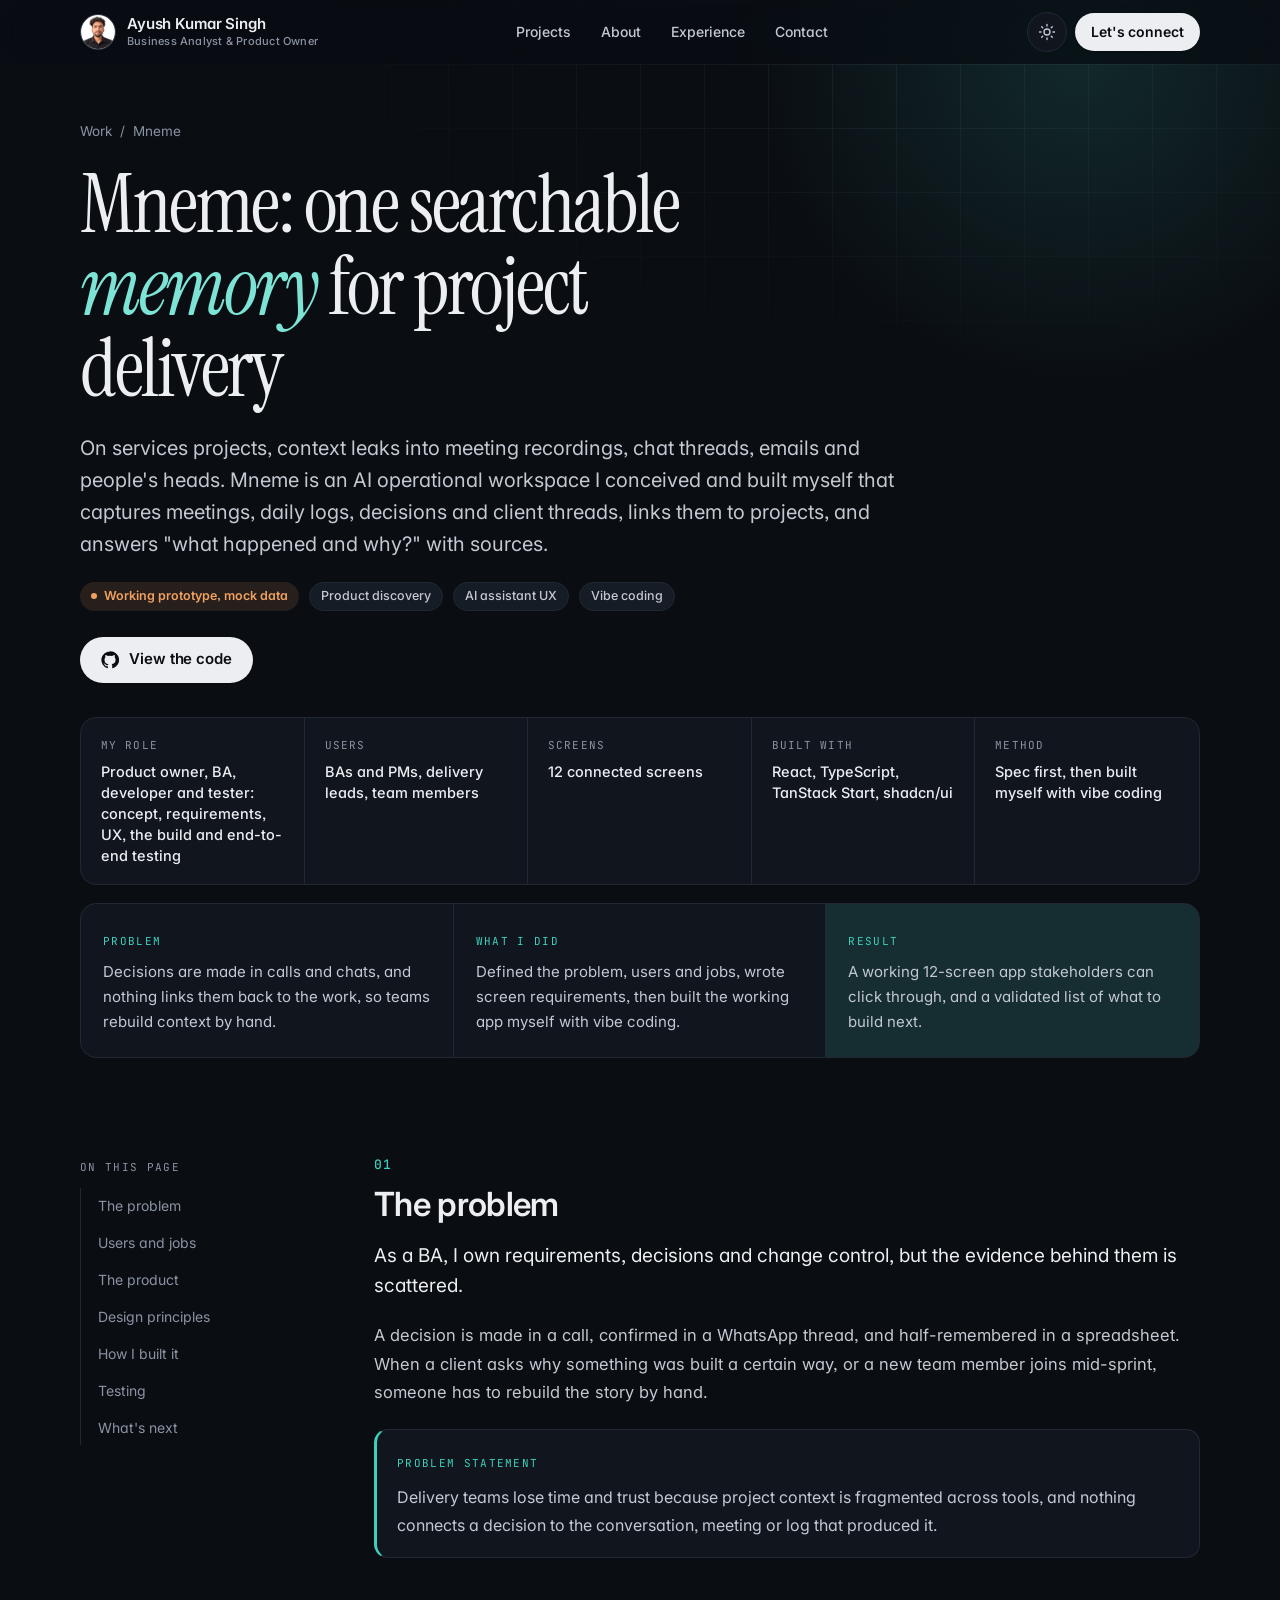
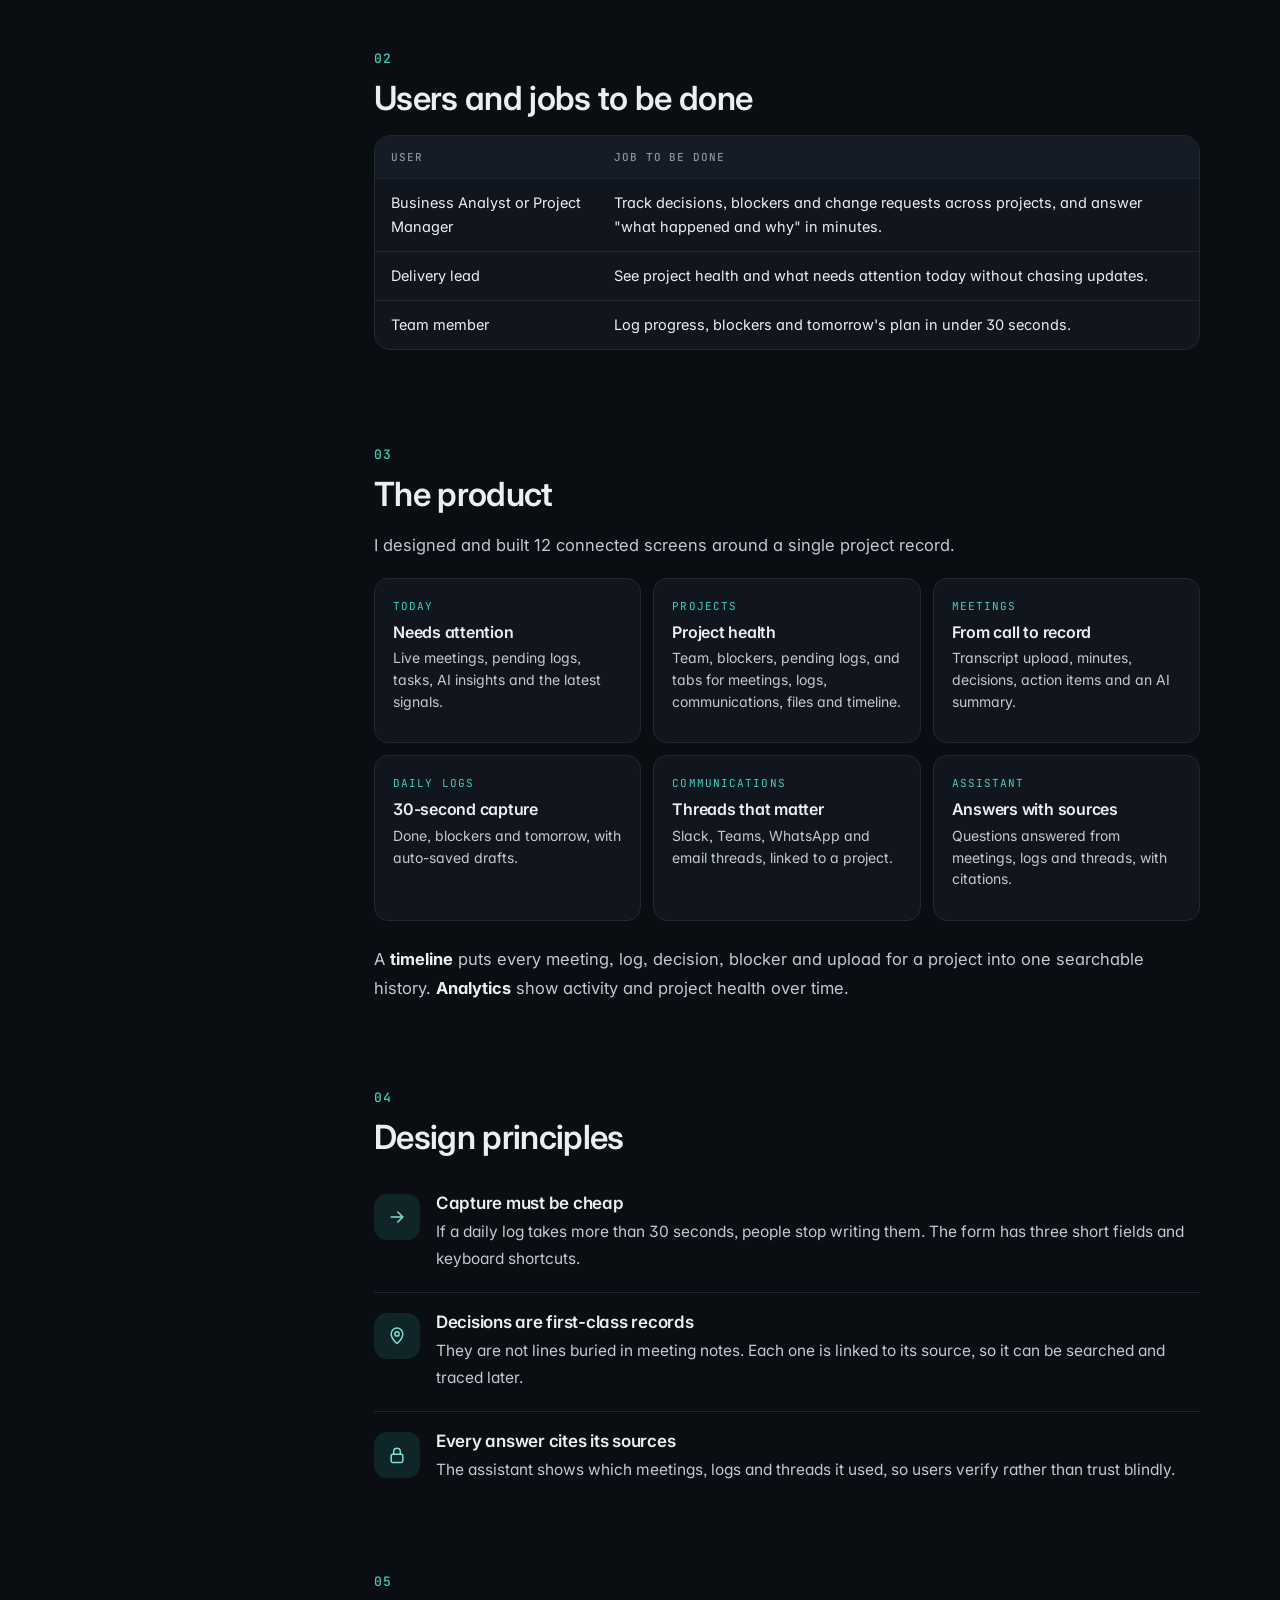
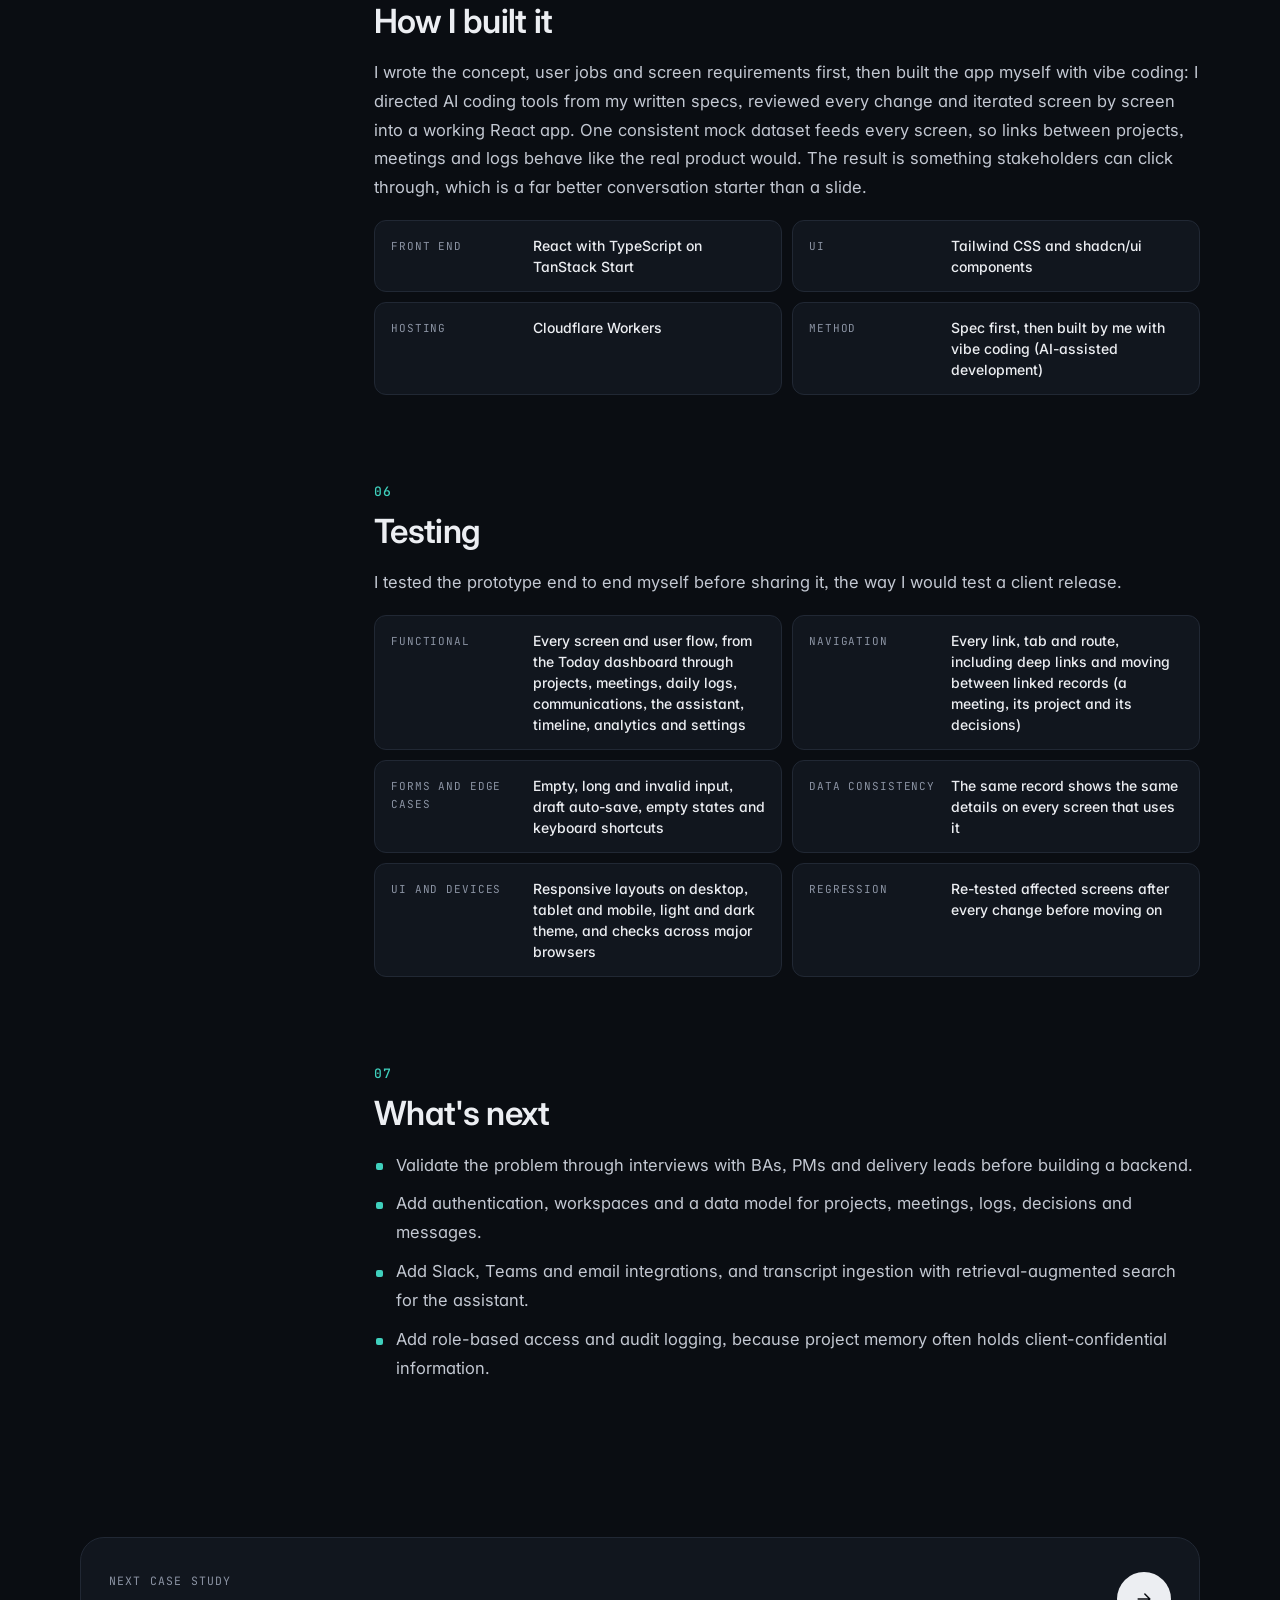
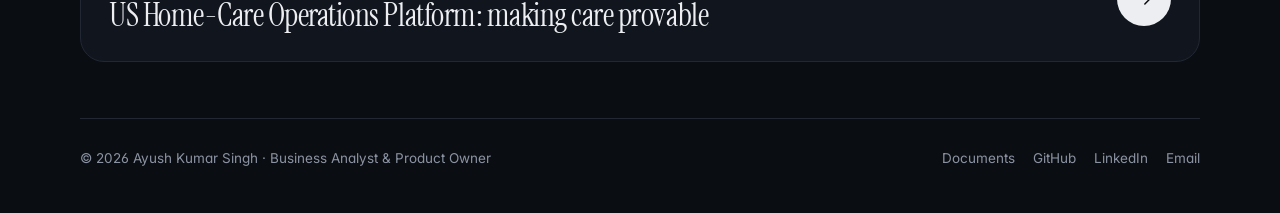
<file: case-studies/mneme.html>
<!doctype html>
<html lang="en" data-theme="dark" data-base="../" data-library="../library.html">
<head>
<meta charset="utf-8">
<meta name="viewport" content="width=device-width, initial-scale=1">
<title>Mneme · Ayush Kumar Singh</title>
<meta name="description" content="Mneme: an AI operational workspace I conceived, specified and built myself with vibe coding. It keeps meetings, daily logs, decisions and client threads in one searchable memory.">
<meta name="author" content="Ayush Kumar Singh">
<link rel="canonical" href="https://ayushsingh0456.github.io/case-studies/mneme.html">
<meta name="theme-color" content="#f6f4ef" media="(prefers-color-scheme: light)">
<meta name="theme-color" content="#0a0d12" media="(prefers-color-scheme: dark)">
<meta property="og:type" content="article">
<meta property="og:title" content="Mneme · Ayush Kumar Singh">
<meta property="og:description" content="Mneme: an AI operational workspace I conceived, specified and built myself with vibe coding. It keeps meetings, daily logs, decisions and client threads in one searchable memory.">
<meta property="og:url" content="https://ayushsingh0456.github.io/case-studies/mneme.html">
<meta property="og:image" content="https://ayushsingh0456.github.io/assets/og-mneme.png?v=1">
<meta name="twitter:card" content="summary_large_image">
<link rel="icon" href="../assets/favicon.svg" type="image/svg+xml">
<link rel="preconnect" href="https://fonts.googleapis.com"><link rel="preconnect" href="https://fonts.gstatic.com" crossorigin><link href="https://fonts.googleapis.com/css2?family=Inter:wght@400;500;600;700&family=Instrument+Serif:ital@0;1&family=JetBrains+Mono:wght@400;500;600&display=swap" rel="stylesheet">
<link rel="stylesheet" href="../css/styles.css">
<script>(function(){try{var t=localStorage.getItem("theme");if(t==="light"||t==="dark")document.documentElement.setAttribute("data-theme",t);}catch(e){}})();</script>

</head>
<body>
<a class="skip-link" href="#content">Skip to content</a>
<svg width="0" height="0" style="position:absolute" aria-hidden="true"><symbol id="i-github" viewBox="0 0 24 24"><g fill="none" stroke="currentColor" stroke-width="1.8" stroke-linecap="round" stroke-linejoin="round"><path fill="currentColor" stroke="none" d="M12 .5a11.5 11.5 0 0 0-3.64 22.41c.58.1.79-.25.79-.56v-2c-3.2.7-3.88-1.37-3.88-1.37-.53-1.33-1.28-1.69-1.28-1.69-1.05-.71.08-.7.08-.7 1.16.08 1.77 1.19 1.77 1.19 1.03 1.77 2.71 1.26 3.37.96.1-.75.4-1.26.73-1.55-2.55-.29-5.24-1.28-5.24-5.68 0-1.26.45-2.28 1.19-3.09-.12-.29-.52-1.46.11-3.04 0 0 .97-.31 3.17 1.18a11 11 0 0 1 5.77 0c2.2-1.49 3.17-1.18 3.17-1.18.63 1.58.23 2.75.11 3.04.74.81 1.19 1.83 1.19 3.09 0 4.41-2.69 5.38-5.26 5.67.41.36.78 1.06.78 2.14v3.17c0 .31.21.67.8.56A11.5 11.5 0 0 0 12 .5Z"/></g></symbol><symbol id="i-linkedin" viewBox="0 0 24 24"><g fill="none" stroke="currentColor" stroke-width="1.8" stroke-linecap="round" stroke-linejoin="round"><path fill="currentColor" stroke="none" d="M20.45 20.45h-3.56v-5.57c0-1.33-.02-3.04-1.85-3.04-1.86 0-2.14 1.45-2.14 2.94v5.67H9.35V9h3.41v1.56h.05c.48-.9 1.64-1.85 3.37-1.85 3.6 0 4.27 2.37 4.27 5.46v6.28ZM5.34 7.43a2.06 2.06 0 1 1 0-4.13 2.06 2.06 0 0 1 0 4.13ZM7.12 20.45H3.56V9h3.56v11.45ZM22.22 0H1.77C.79 0 0 .77 0 1.73v20.54C0 23.23.79 24 1.77 24h20.45c.98 0 1.78-.77 1.78-1.73V1.73C24 .77 23.2 0 22.22 0Z"/></g></symbol><symbol id="i-mail" viewBox="0 0 24 24"><g fill="none" stroke="currentColor" stroke-width="1.8" stroke-linecap="round" stroke-linejoin="round"><path d="M4 6h16v12H4zM4 7l8 6 8-6"/></g></symbol><symbol id="i-sun" viewBox="0 0 24 24"><g fill="none" stroke="currentColor" stroke-width="1.8" stroke-linecap="round" stroke-linejoin="round"><circle cx="12" cy="12" r="4"/><path d="M12 2v2M12 20v2M4.9 4.9l1.4 1.4M17.7 17.7l1.4 1.4M2 12h2M20 12h2M4.9 19.1l1.4-1.4M17.7 6.3l1.4-1.4"/></g></symbol><symbol id="i-moon" viewBox="0 0 24 24"><g fill="none" stroke="currentColor" stroke-width="1.8" stroke-linecap="round" stroke-linejoin="round"><path d="M20 14.5A8.5 8.5 0 0 1 9.5 4a8.5 8.5 0 1 0 10.5 10.5Z"/></g></symbol><symbol id="i-arrow" viewBox="0 0 24 24"><g fill="none" stroke="currentColor" stroke-width="1.8" stroke-linecap="round" stroke-linejoin="round"><path d="M5 12h14M13 6l6 6-6 6"/></g></symbol><symbol id="i-arrow-left" viewBox="0 0 24 24"><g fill="none" stroke="currentColor" stroke-width="1.8" stroke-linecap="round" stroke-linejoin="round"><path d="M19 12H5M11 6l-6 6 6 6"/></g></symbol><symbol id="i-arrow-ur" viewBox="0 0 24 24"><g fill="none" stroke="currentColor" stroke-width="1.8" stroke-linecap="round" stroke-linejoin="round"><path d="M7 17 17 7M8 7h9v9"/></g></symbol><symbol id="i-chev" viewBox="0 0 24 24"><g fill="none" stroke="currentColor" stroke-width="1.8" stroke-linecap="round" stroke-linejoin="round"><path d="m6 9 6 6 6-6"/></g></symbol><symbol id="i-chev-left" viewBox="0 0 24 24"><g fill="none" stroke="currentColor" stroke-width="1.8" stroke-linecap="round" stroke-linejoin="round"><path d="m15 6-6 6 6 6"/></g></symbol><symbol id="i-chev-right" viewBox="0 0 24 24"><g fill="none" stroke="currentColor" stroke-width="1.8" stroke-linecap="round" stroke-linejoin="round"><path d="m9 6 6 6-6 6"/></g></symbol><symbol id="i-copy" viewBox="0 0 24 24"><g fill="none" stroke="currentColor" stroke-width="1.8" stroke-linecap="round" stroke-linejoin="round"><rect x="8" y="8" width="12" height="12" rx="2"/><path d="M16 8V6a2 2 0 0 0-2-2H6a2 2 0 0 0-2 2v8a2 2 0 0 0 2 2h2"/></g></symbol><symbol id="i-award" viewBox="0 0 24 24"><g fill="none" stroke="currentColor" stroke-width="1.8" stroke-linecap="round" stroke-linejoin="round"><circle cx="12" cy="9" r="6"/><path d="m8.5 14-1.5 8 5-3 5 3-1.5-8"/></g></symbol><symbol id="i-lock" viewBox="0 0 24 24"><g fill="none" stroke="currentColor" stroke-width="1.8" stroke-linecap="round" stroke-linejoin="round"><rect x="5" y="11" width="14" height="10" rx="2"/><path d="M8 11V8a4 4 0 0 1 8 0v3"/></g></symbol><symbol id="i-menu" viewBox="0 0 24 24"><g fill="none" stroke="currentColor" stroke-width="1.8" stroke-linecap="round" stroke-linejoin="round"><path d="M4 7h16M4 12h16M4 17h16"/></g></symbol><symbol id="i-pin" viewBox="0 0 24 24"><g fill="none" stroke="currentColor" stroke-width="1.8" stroke-linecap="round" stroke-linejoin="round"><path d="M12 21s-7-6.1-7-11.5a7 7 0 0 1 14 0C19 14.9 12 21 12 21Z"/><circle cx="12" cy="9.5" r="2.5"/></g></symbol><symbol id="i-doc" viewBox="0 0 24 24"><g fill="none" stroke="currentColor" stroke-width="1.8" stroke-linecap="round" stroke-linejoin="round"><path d="M14 3H7a2 2 0 0 0-2 2v14a2 2 0 0 0 2 2h10a2 2 0 0 0 2-2V8z"/><path d="M14 3v5h5M9 13h6M9 17h4"/></g></symbol><symbol id="i-download" viewBox="0 0 24 24"><g fill="none" stroke="currentColor" stroke-width="1.8" stroke-linecap="round" stroke-linejoin="round"><path d="M12 4v11M7 10l5 5 5-5M5 20h14"/></g></symbol><symbol id="i-external" viewBox="0 0 24 24"><g fill="none" stroke="currentColor" stroke-width="1.8" stroke-linecap="round" stroke-linejoin="round"><path d="M14 4h6v6M20 4l-9 9M18 14v5a1 1 0 0 1-1 1H5a1 1 0 0 1-1-1V7a1 1 0 0 1 1-1h5"/></g></symbol><symbol id="i-link" viewBox="0 0 24 24"><g fill="none" stroke="currentColor" stroke-width="1.8" stroke-linecap="round" stroke-linejoin="round"><path d="M10 14a4 4 0 0 0 5.66 0l3-3a4 4 0 0 0-5.66-5.66l-1 1"/><path d="M14 10a4 4 0 0 0-5.66 0l-3 3a4 4 0 0 0 5.66 5.66l1-1"/></g></symbol><symbol id="i-x" viewBox="0 0 24 24"><g fill="none" stroke="currentColor" stroke-width="1.8" stroke-linecap="round" stroke-linejoin="round"><path d="M6 6l12 12M18 6 6 18"/></g></symbol><symbol id="i-search" viewBox="0 0 24 24"><g fill="none" stroke="currentColor" stroke-width="1.8" stroke-linecap="round" stroke-linejoin="round"><circle cx="11" cy="11" r="7"/><path d="m20 20-3.5-3.5"/></g></symbol><symbol id="i-compass" viewBox="0 0 24 24"><g fill="none" stroke="currentColor" stroke-width="1.8" stroke-linecap="round" stroke-linejoin="round"><circle cx="12" cy="12" r="9"/><path d="m15.5 8.5-2 5-5 2 2-5z"/></g></symbol><symbol id="i-calendar" viewBox="0 0 24 24"><g fill="none" stroke="currentColor" stroke-width="1.8" stroke-linecap="round" stroke-linejoin="round"><rect x="4" y="5" width="16" height="15" rx="2"/><path d="M4 10h16M9 3v4M15 3v4"/></g></symbol><symbol id="i-check" viewBox="0 0 24 24"><g fill="none" stroke="currentColor" stroke-width="1.8" stroke-linecap="round" stroke-linejoin="round"><path d="M4 12.5 9 17l11-11"/></g></symbol><symbol id="i-checklist" viewBox="0 0 24 24"><g fill="none" stroke="currentColor" stroke-width="1.8" stroke-linecap="round" stroke-linejoin="round"><path d="M9 6h11M9 12h11M9 18h11"/><path d="m3.5 6 1.5 1.5L7.5 5M3.5 12l1.5 1.5L7.5 11M3.5 18l1.5 1.5L7.5 17"/></g></symbol><symbol id="i-users" viewBox="0 0 24 24"><g fill="none" stroke="currentColor" stroke-width="1.8" stroke-linecap="round" stroke-linejoin="round"><circle cx="9" cy="8" r="3.5"/><path d="M2.5 20a6.5 6.5 0 0 1 13 0M16 4.5a3.5 3.5 0 0 1 0 7M18 14.5a6.5 6.5 0 0 1 3.5 5.5"/></g></symbol><symbol id="i-sparkle" viewBox="0 0 24 24"><g fill="none" stroke="currentColor" stroke-width="1.8" stroke-linecap="round" stroke-linejoin="round"><path d="M12 3v4M12 17v4M3 12h4M17 12h4M6.3 6.3l2.5 2.5M15.2 15.2l2.5 2.5M6.3 17.7l2.5-2.5M15.2 8.8l2.5-2.5"/></g></symbol><symbol id="i-health" viewBox="0 0 24 24"><g fill="none" stroke="currentColor" stroke-width="1.8" stroke-linecap="round" stroke-linejoin="round"><path d="M12 20s-7.5-4.6-9-9.3C1.9 7.1 4.2 4 7.4 4c2 0 3.6 1.2 4.6 2.8C13 5.2 14.6 4 16.6 4c3.2 0 5.5 3.1 4.4 6.7C19.5 15.4 12 20 12 20Z"/><path d="M8 11h2l1-2 2 4 1-2h2"/></g></symbol><symbol id="i-store" viewBox="0 0 24 24"><g fill="none" stroke="currentColor" stroke-width="1.8" stroke-linecap="round" stroke-linejoin="round"><path d="M4 9 5.5 4h13L20 9M4 9h16v11H4zM4 9a2.7 2.7 0 0 0 5.3 0 2.7 2.7 0 0 0 5.4 0 2.7 2.7 0 0 0 5.3 0M10 20v-5h4v5"/></g></symbol><symbol id="i-utensils" viewBox="0 0 24 24"><g fill="none" stroke="currentColor" stroke-width="1.8" stroke-linecap="round" stroke-linejoin="round"><path d="M7 3v8a2 2 0 0 0 2 2v8M11 3v6a2 2 0 0 1-2 2M3 3v6a2 2 0 0 0 2 2M17 21V3c-2 1-3.5 3.5-3.5 7v3H17"/></g></symbol><symbol id="i-wallet" viewBox="0 0 24 24"><g fill="none" stroke="currentColor" stroke-width="1.8" stroke-linecap="round" stroke-linejoin="round"><path d="M4 7a2 2 0 0 1 2-2h11v4"/><rect x="3" y="7" width="18" height="13" rx="2"/><path d="M16 13.5h2"/></g></symbol><symbol id="i-dumbbell" viewBox="0 0 24 24"><g fill="none" stroke="currentColor" stroke-width="1.8" stroke-linecap="round" stroke-linejoin="round"><path d="M6.5 6.5v11M17.5 6.5v11M3.5 9v6M20.5 9v6M6.5 12h11"/></g></symbol><symbol id="i-hotel" viewBox="0 0 24 24"><g fill="none" stroke="currentColor" stroke-width="1.8" stroke-linecap="round" stroke-linejoin="round"><path d="M3 21V8l9-5 9 5v13M9 21v-6h6v6M8 10h.01M12 10h.01M16 10h.01"/></g></symbol><symbol id="i-cpu" viewBox="0 0 24 24"><g fill="none" stroke="currentColor" stroke-width="1.8" stroke-linecap="round" stroke-linejoin="round"><rect x="6" y="6" width="12" height="12" rx="2"/><path d="M9.5 9.5h5v5h-5zM9 2v4M15 2v4M9 18v4M15 18v4M2 9h4M2 15h4M18 9h4M18 15h4"/></g></symbol><symbol id="i-flow" viewBox="0 0 24 24"><g fill="none" stroke="currentColor" stroke-width="1.8" stroke-linecap="round" stroke-linejoin="round"><rect x="3" y="3" width="7" height="6" rx="1.5"/><rect x="14" y="15" width="7" height="6" rx="1.5"/><path d="M6.5 9v4.5a2 2 0 0 0 2 2H14"/></g></symbol><symbol id="i-shield" viewBox="0 0 24 24"><g fill="none" stroke="currentColor" stroke-width="1.8" stroke-linecap="round" stroke-linejoin="round"><path d="M12 3 4.5 6v6c0 4.4 3.2 7.8 7.5 9 4.3-1.2 7.5-4.6 7.5-9V6z"/><path d="m9 12 2 2 4-4"/></g></symbol><symbol id="i-target" viewBox="0 0 24 24"><g fill="none" stroke="currentColor" stroke-width="1.8" stroke-linecap="round" stroke-linejoin="round"><circle cx="12" cy="12" r="9"/><circle cx="12" cy="12" r="5"/><circle cx="12" cy="12" r="1.5"/></g></symbol><symbol id="i-code" viewBox="0 0 24 24"><g fill="none" stroke="currentColor" stroke-width="1.8" stroke-linecap="round" stroke-linejoin="round"><path d="m8 8-4 4 4 4M16 8l4 4-4 4M14 5l-4 14"/></g></symbol><symbol id="i-layers" viewBox="0 0 24 24"><g fill="none" stroke="currentColor" stroke-width="1.8" stroke-linecap="round" stroke-linejoin="round"><path d="m12 3 9 5-9 5-9-5z"/><path d="m3 13 9 5 9-5"/></g></symbol><symbol id="i-rocket" viewBox="0 0 24 24"><g fill="none" stroke="currentColor" stroke-width="1.8" stroke-linecap="round" stroke-linejoin="round"><path d="M5 15c-1 1-1.5 4-1.5 4.5S6 19 9 18M14.5 4.5c3-1 5-1 5-1s0 2-1 5L12 15l-3-3z"/><path d="M9 12 6.5 11.5 9 8h4M12 15l.5 2.5L16 15v-4"/></g></symbol><symbol id="i-chat" viewBox="0 0 24 24"><g fill="none" stroke="currentColor" stroke-width="1.8" stroke-linecap="round" stroke-linejoin="round"><path d="M4 5h16v11H9l-5 4z"/><path d="M8 9.5h8M8 12.5h5"/></g></symbol></svg>
<header class="nav">
  <div class="container">
    <a class="brand" href="../index.html" aria-label="Portfolio home"><span class="brand-avatar"><img src="../assets/img/ayush.webp" alt="" width="36" height="36"></span><span class="brand-name">Ayush Kumar Singh<small>Business Analyst &amp; Product Owner</small></span></a>
    <nav aria-label="Primary"><ul class="nav-links"><li><a href="../index.html#work">Projects</a></li><li><a href="../index.html#about">About</a></li><li><a href="../index.html#experience">Experience</a></li><li><a href="../index.html#contact">Contact</a></li></ul></nav>
    <div class="nav-right">
      <button class="icon-btn theme-toggle" type="button" data-theme-toggle aria-label="Toggle theme"><svg class="i-sun" aria-hidden="true"><use href="#i-sun"/></svg><svg class="i-moon" aria-hidden="true"><use href="#i-moon"/></svg></button>
      <a class="btn btn-primary btn-sm btn-nav" href="../index.html#contact">Let&#x27;s connect</a>
      <button class="icon-btn menu-btn" type="button" data-menu-toggle aria-expanded="false" aria-controls="mobile-menu" aria-label="Open menu"><svg aria-hidden="true"><use href="#i-menu"/></svg></button>
    </div>
  </div>
  <div class="progress" aria-hidden="true"></div>
</header>
<nav class="mobile-menu" id="mobile-menu" aria-label="Mobile"><a href="../index.html#work">Projects</a><a href="../index.html#about">About</a><a href="../index.html#experience">Experience</a><a href="../index.html#contact">Contact</a></nav>
<main id="content">
<div class="backdrop" aria-hidden="true"></div>
<div class="container">
  <section class="cs-hero">
    <nav class="crumbs" aria-label="Breadcrumb"><a href="../index.html#work">Work</a><span>/</span><span>Mneme</span></nav>
    <h1>Mneme: one searchable <em>memory</em> for project delivery</h1>
    <p class="cs-sub">On services projects, context leaks into meeting recordings, chat threads, emails and people&#x27;s heads. Mneme is an AI operational workspace I conceived and built myself that captures meetings, daily logs, decisions and client threads, links them to projects, and answers &quot;what happened and why?&quot; with sources.</p>
    <div class="cs-badges"><span class="status status-concept">Working prototype, mock data</span><span class="tag">Product discovery</span><span class="tag">AI assistant UX</span><span class="tag">Vibe coding</span></div>
    <div class="cs-cta"><a class="btn btn-primary" href="https://github.com/ayushsingh0456/context-hub" target="_blank" rel="noopener"><svg aria-hidden="true"><use href="#i-github"/></svg> View the code</a></div>
    
    <dl class="meta-grid"><div class="meta"><dt>My role</dt><dd>Product owner, BA, developer and tester: concept, requirements, UX, the build and end-to-end testing</dd></div><div class="meta"><dt>Users</dt><dd>BAs and PMs, delivery leads, team members</dd></div><div class="meta"><dt>Screens</dt><dd>12 connected screens</dd></div><div class="meta"><dt>Built with</dt><dd>React, TypeScript, TanStack Start, shadcn/ui</dd></div><div class="meta"><dt>Method</dt><dd>Spec first, then built myself with vibe coding</dd></div></dl>
    <div class="tldr"><div><span class="k">Problem</span><p>Decisions are made in calls and chats, and nothing links them back to the work, so teams rebuild context by hand.</p></div><div><span class="k">What I did</span><p>Defined the problem, users and jobs, wrote screen requirements, then built the working app myself with vibe coding.</p></div><div><span class="k">Result</span><p>A working 12-screen app stakeholders can click through, and a validated list of what to build next.</p></div></div>
  </section>
  <div class="cs-layout">
    <nav class="toc" aria-label="On this page"><p>On this page</p><ol><li><a href="#problem">The problem</a></li><li><a href="#users">Users and jobs</a></li><li><a href="#product">The product</a></li><li><a href="#principles">Design principles</a></li><li><a href="#build">How I built it</a></li><li><a href="#testing">Testing</a></li><li><a href="#next">What's next</a></li></ol></nav>
    <article class="prose">
<section id="problem"><h2><span class="num">01</span>The problem</h2>
  <p class="lede">As a BA, I own requirements, decisions and change control, but the evidence behind them is scattered.</p>
  <p>A decision is made in a call, confirmed in a WhatsApp thread, and half-remembered in a spreadsheet. When a client asks why something was built a certain way, or a new team member joins mid-sprint, someone has to rebuild the story by hand.</p>
  <div class="callout"><span class="label">Problem statement</span><p>Delivery teams lose time and trust because project context is fragmented across tools, and nothing connects a decision to the conversation, meeting or log that produced it.</p></div>
</section>
<section id="users"><h2><span class="num">02</span>Users and jobs to be done</h2>
  <div class="table-wrap"><table><thead><tr><th>User</th><th>Job to be done</th></tr></thead><tbody>
    <tr><td>Business Analyst or Project Manager</td><td>Track decisions, blockers and change requests across projects, and answer "what happened and why" in minutes.</td></tr>
    <tr><td>Delivery lead</td><td>See project health and what needs attention today without chasing updates.</td></tr>
    <tr><td>Team member</td><td>Log progress, blockers and tomorrow's plan in under 30 seconds.</td></tr>
  </tbody></table></div>
</section>
<section id="product"><h2><span class="num">03</span>The product</h2>
  <p>I designed and built 12 connected screens around a single project record.</p>
  <div class="phase-grid">
    <div class="phase"><span class="n">TODAY</span><h4>Needs attention</h4><p>Live meetings, pending logs, tasks, AI insights and the latest signals.</p></div>
    <div class="phase"><span class="n">PROJECTS</span><h4>Project health</h4><p>Team, blockers, pending logs, and tabs for meetings, logs, communications, files and timeline.</p></div>
    <div class="phase"><span class="n">MEETINGS</span><h4>From call to record</h4><p>Transcript upload, minutes, decisions, action items and an AI summary.</p></div>
    <div class="phase"><span class="n">DAILY LOGS</span><h4>30-second capture</h4><p>Done, blockers and tomorrow, with auto-saved drafts.</p></div>
    <div class="phase"><span class="n">COMMUNICATIONS</span><h4>Threads that matter</h4><p>Slack, Teams, WhatsApp and email threads, linked to a project.</p></div>
    <div class="phase"><span class="n">ASSISTANT</span><h4>Answers with sources</h4><p>Questions answered from meetings, logs and threads, with citations.</p></div>
  </div>
  <p>A <strong>timeline</strong> puts every meeting, log, decision, blocker and upload for a project into one searchable history. <strong>Analytics</strong> show activity and project health over time.</p>
</section>
<section id="principles"><h2><span class="num">04</span>Design principles</h2>
  <div class="decision"><span class="ico"><svg aria-hidden="true"><use href="#i-arrow"/></svg></span><div><h4>Capture must be cheap</h4><p>If a daily log takes more than 30 seconds, people stop writing them. The form has three short fields and keyboard shortcuts.</p></div></div>
  <div class="decision"><span class="ico"><svg aria-hidden="true"><use href="#i-pin"/></svg></span><div><h4>Decisions are first-class records</h4><p>They are not lines buried in meeting notes. Each one is linked to its source, so it can be searched and traced later.</p></div></div>
  <div class="decision"><span class="ico"><svg aria-hidden="true"><use href="#i-lock"/></svg></span><div><h4>Every answer cites its sources</h4><p>The assistant shows which meetings, logs and threads it used, so users verify rather than trust blindly.</p></div></div>
</section>
<section id="build"><h2><span class="num">05</span>How I built it</h2>
  <p>I wrote the concept, user jobs and screen requirements first, then built the app myself with vibe coding: I directed AI coding tools from my written specs, reviewed every change and iterated screen by screen into a working React app. One consistent mock dataset feeds every screen, so links between projects, meetings and logs behave like the real product would. The result is something stakeholders can click through, which is a far better conversation starter than a slide.</p>
  <dl class="stack-table">
    <div class="stack-row"><dt>Front end</dt><dd>React with TypeScript on TanStack Start</dd></div>
    <div class="stack-row"><dt>UI</dt><dd>Tailwind CSS and shadcn/ui components</dd></div>
    <div class="stack-row"><dt>Hosting</dt><dd>Cloudflare Workers</dd></div>
    <div class="stack-row"><dt>Method</dt><dd>Spec first, then built by me with vibe coding (AI-assisted development)</dd></div>
  </dl>
</section>
<section id="testing"><h2><span class="num">06</span>Testing</h2>
  <p>I tested the prototype end to end myself before sharing it, the way I would test a client release.</p>
  <dl class="stack-table">
    <div class="stack-row"><dt>Functional</dt><dd>Every screen and user flow, from the Today dashboard through projects, meetings, daily logs, communications, the assistant, timeline, analytics and settings</dd></div>
    <div class="stack-row"><dt>Navigation</dt><dd>Every link, tab and route, including deep links and moving between linked records (a meeting, its project and its decisions)</dd></div>
    <div class="stack-row"><dt>Forms and edge cases</dt><dd>Empty, long and invalid input, draft auto-save, empty states and keyboard shortcuts</dd></div>
    <div class="stack-row"><dt>Data consistency</dt><dd>The same record shows the same details on every screen that uses it</dd></div>
    <div class="stack-row"><dt>UI and devices</dt><dd>Responsive layouts on desktop, tablet and mobile, light and dark theme, and checks across major browsers</dd></div>
    <div class="stack-row"><dt>Regression</dt><dd>Re-tested affected screens after every change before moving on</dd></div>
  </dl>
</section>
<section id="next"><h2><span class="num">07</span>What's next</h2>
  <ul class="list">
    <li>Validate the problem through interviews with BAs, PMs and delivery leads before building a backend.</li>
    <li>Add authentication, workspaces and a data model for projects, meetings, logs, decisions and messages.</li>
    <li>Add Slack, Teams and email integrations, and transcript ingestion with retrieval-augmented search for the assistant.</li>
    <li>Add role-based access and audit logging, because project memory often holds client-confidential information.</li>
  </ul>
</section></article>
  </div>
  <a class="next-case" href="home-care.html"><div><span class="k">Next case study</span><b>US Home-Care Operations Platform: making care provable</b></div><span class="arrow-c"><svg aria-hidden="true"><use href="#i-arrow"/></svg></span></a>
</div>
</main>
<div class="container">
  <footer class="site-foot">
    <span>© <span data-year>2026</span> Ayush Kumar Singh · Business Analyst &amp; Product Owner</span>
    <nav aria-label="Footer"><a href="../library.html">Documents</a><a href="https://github.com/ayushsingh0456" target="_blank" rel="noopener">GitHub</a><a href="https://www.linkedin.com/in/ayush-singh-914495189/" target="_blank" rel="noopener">LinkedIn</a><a href="mailto:ayushsingh.06533@gmail.com">Email</a></nav>
  </footer>
</div>
<dialog class="viewer" aria-label="Document viewer">
  <div class="vw" role="document">
    <div class="vw-head">
      <span class="kind" data-vw-kind></span>
      <div class="title"><b data-vw-title></b><span data-vw-path></span></div>
      <div class="vw-acts">
        <a class="btn btn-ghost btn-xs" data-vw-pdf href="#" target="_blank" rel="noopener" hidden><svg aria-hidden="true"><use href="#i-download"/></svg> PDF</a>
        <a class="btn btn-ghost btn-xs" data-vw-gh href="#" target="_blank" rel="noopener"><svg aria-hidden="true"><use href="#i-github"/></svg> Source</a>
        <button class="btn btn-ghost btn-xs" type="button" data-vw-link><svg aria-hidden="true"><use href="#i-link"/></svg> Copy link</button>
        <button class="icon-btn" type="button" data-vw-close aria-label="Close document"><svg aria-hidden="true"><use href="#i-x"/></svg></button>
      </div>
    </div>
    <div class="vw-main"><nav class="vw-toc" aria-label="Document contents"></nav><div class="vw-body" tabindex="0"></div></div>
  </div>
</dialog>
<dialog class="lightbox" aria-label="Image viewer">
  <div class="lb">
    <div class="lb-head"><b data-lb-title></b><button class="icon-btn" type="button" data-lb-close aria-label="Close"><svg aria-hidden="true"><use href="#i-x"/></svg></button></div>
    <div class="lb-stage"><img alt=""></div>
    <div class="lb-nav"><button class="icon-btn" type="button" data-lb-prev aria-label="Previous"><svg aria-hidden="true"><use href="#i-chev-left"/></svg></button><button class="icon-btn" type="button" data-lb-next aria-label="Next"><svg aria-hidden="true"><use href="#i-chev-right"/></svg></button></div>
  </div>
</dialog>
<div class="toast" role="status" aria-live="polite"></div>
<script type="application/json" id="doc-index">{"projects":{"homecare":{"name":"US Home-Care Operations Platform","slug":"us-home-care-operations-platform","note":"Case study of a real project. Client details are withheld and names and data are changed; the document is rendered live from its public GitHub repository."},"commerce":{"name":"Local Commerce & Booking Platform","slug":"local-commerce-booking-platform","note":"Case study of a real project. Client details are withheld and names and data are changed; the document is rendered live from its public GitHub repository."},"restaurant":{"name":"Multi-Branch Restaurant Ordering & POS Platform","slug":"multi-branch-restaurant-ordering-pos-platform","note":"Case study of a real project. Client details are withheld and names and data are changed; the document is rendered live from its public GitHub repository."}},"docs":[{"id":"homecare-project-charter","project":"homecare","group":"discovery","kind":"CHR","path":"01-discovery/project-charter.md","title":"Project charter","blurb":"Vision, objectives, scope boundaries, milestones, budget assumptions and governance."},{"id":"homecare-stakeholder-register-raci","project":"homecare","group":"discovery","kind":"RACI","path":"01-discovery/stakeholder-register-raci.md","title":"Stakeholder register and RACI","blurb":"Who decides, who is consulted and how each stakeholder is engaged."},{"id":"homecare-personas","project":"homecare","group":"discovery","kind":"PER","path":"01-discovery/personas.md","title":"Personas","blurb":"Five personas grounded in workshop findings, with goals, pains and constraints."},{"id":"homecare-current-vs-future-state","project":"homecare","group":"discovery","kind":"MAP","path":"01-discovery/current-vs-future-state.md","title":"AS-IS vs TO-BE process","blurb":"Current paper-and-phone process against the future state, with 12 quantified pain points."},{"id":"homecare-brd","project":"homecare","group":"requirements","kind":"BRD","path":"02-requirements/BRD.md","title":"Business Requirements Document","blurb":"Six measurable objectives with baselines and targets, business needs, scope and sign-off.","pdf":"assets/docs/home-care-BRD.pdf","thumb":"assets/thumbs/home-care-BRD.webp"},{"id":"homecare-srs","project":"homecare","group":"requirements","kind":"SRS","path":"02-requirements/SRS.md","title":"Software Requirements Specification","blurb":"ISO/IEC/IEEE 29148 SRS: 93 functional requirements with field-level validation and messages.","pdf":"assets/docs/home-care-SRS.pdf","thumb":"assets/thumbs/home-care-SRS.webp"},{"id":"homecare-business-rules","project":"homecare","group":"requirements","kind":"BR","path":"02-requirements/business-rules.md","title":"Business rules and decision tables","blurb":"58 rules: EVV exceptions, overtime with no premium stacking, 15-minute billing units."},{"id":"homecare-non-functional-requirements","project":"homecare","group":"requirements","kind":"NFR","path":"02-requirements/non-functional-requirements.md","title":"Non-functional requirements","blurb":"29 measurable NFRs organised by ISO/IEC 25010 quality characteristics."},{"id":"homecare-compliance-mapping","project":"homecare","group":"requirements","kind":"CMP","path":"02-requirements/compliance-mapping.md","title":"Compliance mapping","blurb":"HIPAA safeguards, the Cures Act EVV elements and FLSA rules mapped to requirements."},{"id":"homecare-requirements-traceability-matrix","project":"homecare","group":"requirements","kind":"RTM","path":"02-requirements/requirements-traceability-matrix.md","title":"Requirements traceability matrix","blurb":"Generated chain from objective to requirement, rule, story, API operation and test."},{"id":"homecare-system-context-and-containers","project":"homecare","group":"design","kind":"ARCH","path":"03-design/architecture/system-context-and-containers.md","title":"System context and containers","blurb":"C4 views, container responsibilities and quality-attribute scenarios."},{"id":"homecare-sequence-diagrams","project":"homecare","group":"design","kind":"SEQ","path":"03-design/diagrams/sequence-diagrams.md","title":"Sequence diagrams","blurb":"Clock-in with identity check, offline sync, billing run and dose escalation."},{"id":"homecare-state-machines","project":"homecare","group":"design","kind":"SEQ","path":"03-design/diagrams/state-machines.md","title":"State machines","blurb":"Visit, dose task, timesheet and invoice life cycles."},{"id":"homecare-erd","project":"homecare","group":"design","kind":"ERD","path":"03-design/data/erd.md","title":"Entity relationship diagram","blurb":"Tenancy, clients, authorizations, visits, punches, doses, payroll and billing entities."},{"id":"homecare-readme","project":"homecare","group":"design","kind":"UI","path":"03-design/wireframes/README.md","title":"Annotated wireframes","blurb":"Six low-fidelity screens for the caregiver app and the agency web app."},{"id":"homecare-openapi","project":"homecare","group":"design","kind":"API","path":"04-api/openapi.yaml","title":"OpenAPI 3.1 specification","blurb":"105 operations, each tagged with the requirements it implements."},{"id":"homecare-ep-06-evv","project":"homecare","group":"delivery","kind":"US","path":"05-delivery/user-stories/EP-06-evv.md","title":"User stories: EVV","blurb":"INVEST stories with boundary-value Gherkin scenarios for clock-in and exceptions."},{"id":"homecare-release-and-sprint-plan","project":"homecare","group":"delivery","kind":"PLAN","path":"05-delivery/release-and-sprint-plan.md","title":"Release and sprint plan","blurb":"Milestones, sprint goals, capacity and the ceremonies that run them."},{"id":"homecare-change-request-log","project":"homecare","group":"delivery","kind":"CR","path":"05-delivery/change-request-log.md","title":"Change request log","blurb":"Eight CRs with impact analysis, including two rejected with rationale."},{"id":"homecare-raid-log","project":"homecare","group":"delivery","kind":"RAID","path":"05-delivery/raid-log.md","title":"RAID log","blurb":"Risks, assumptions, issues and dependencies with owners and responses."},{"id":"homecare-test-strategy-and-plan","project":"homecare","group":"quality","kind":"QA","path":"06-quality/test-strategy-and-plan.md","title":"Test strategy and plan","blurb":"Risk-based scope, levels, environments, entry and exit criteria."},{"id":"homecare-test-cases","project":"homecare","group":"quality","kind":"QA","path":"06-quality/test-cases.md","title":"Test cases","blurb":"118 test cases traced to requirements and business rules."},{"id":"homecare-uat-plan-and-scripts","project":"homecare","group":"quality","kind":"UAT","path":"06-quality/uat-plan-and-scripts.md","title":"UAT plan and scripts","blurb":"12 business scenarios with steps, expected results and sign-off."},{"id":"homecare-inc-2026-007-duplicate-client-invoices","project":"homecare","group":"operations","kind":"INC","path":"07-operations/incidents/INC-2026-007-duplicate-client-invoices.md","title":"Post-incident review: duplicate invoices","blurb":"Blameless review with timeline, 5 Whys, CAPA and the change request it produced."},{"id":"homecare-spec","project":"homecare","group":"ai","kind":"SPEC","path":"08-ai-assisted-ba/specs/001-offline-evv-capture/spec.md","title":"Spec Kit spec: offline EVV capture","blurb":"A feature specification written for AI coding agents, with plan and tasks."},{"id":"commerce-project-charter","project":"commerce","group":"discovery","kind":"CHR","path":"01-discovery/project-charter.md","title":"Project charter","blurb":"Vision, objectives, scope, milestones and governance for Release 1."},{"id":"commerce-personas","project":"commerce","group":"discovery","kind":"PER","path":"01-discovery/personas.md","title":"Personas","blurb":"Café owners, stylists, counter staff and customers, from 36 discovery interviews."},{"id":"commerce-current-vs-future-state","project":"commerce","group":"discovery","kind":"MAP","path":"01-discovery/current-vs-future-state.md","title":"AS-IS vs TO-BE process","blurb":"Phone, paper diary and printed allergen sheet against the future flows."},{"id":"commerce-market-and-competitor-scan","project":"commerce","group":"discovery","kind":"MKT","path":"01-discovery/market-and-competitor-scan.md","title":"Market and competitor scan","blurb":"Booking and ordering platforms compared by archetype, fees and gaps."},{"id":"commerce-brd","project":"commerce","group":"requirements","kind":"BRD","path":"02-requirements/BRD.md","title":"Business Requirements Document","blurb":"Six objectives with baselines and targets; what R1 leaves out and why.","pdf":"assets/docs/local-commerce-BRD.pdf","thumb":"assets/thumbs/local-commerce-BRD.webp"},{"id":"commerce-srs","project":"commerce","group":"requirements","kind":"SRS","path":"02-requirements/SRS.md","title":"Software Requirements Specification","blurb":"76 FRs in 8 modules with validation messages in German and English.","pdf":"assets/docs/local-commerce-SRS.pdf","thumb":"assets/thumbs/local-commerce-SRS.webp"},{"id":"commerce-business-rules","project":"commerce","group":"requirements","kind":"BR","path":"02-requirements/business-rules.md","title":"Business rules and decision tables","blurb":"45 rules: allergen display, capacity re-check, VAT and discount allocation, start times."},{"id":"commerce-non-functional-requirements","project":"commerce","group":"requirements","kind":"NFR","path":"02-requirements/non-functional-requirements.md","title":"Non-functional requirements","blurb":"27 NFRs by ISO/IEC 25010, including WCAG 2.2 AA and EU data residency."},{"id":"commerce-compliance-mapping","project":"commerce","group":"requirements","kind":"CMP","path":"02-requirements/compliance-mapping.md","title":"Compliance mapping","blurb":"GDPR, EU food information (14 allergens), VAT, PSD2 SCA and consumer rules."},{"id":"commerce-requirements-traceability-matrix","project":"commerce","group":"requirements","kind":"RTM","path":"02-requirements/requirements-traceability-matrix.md","title":"Requirements traceability matrix","blurb":"Every FR traced to objectives, rules, stories, API operations and tests."},{"id":"commerce-system-architecture","project":"commerce","group":"design","kind":"ARCH","path":"03-design/architecture/system-architecture.md","title":"System architecture","blurb":"C4 context and containers, tech stack and quality scenarios."},{"id":"commerce-sequence-diagrams","project":"commerce","group":"design","kind":"SEQ","path":"03-design/diagrams/sequence-diagrams.md","title":"Sequence diagrams","blurb":"Slot holds during slow bank challenges, authorize-then-capture, allergen re-confirmation."},{"id":"commerce-state-machines","project":"commerce","group":"design","kind":"SEQ","path":"03-design/diagrams/state-machines.md","title":"State machines","blurb":"Order, appointment, business onboarding and allergen declaration life cycles."},{"id":"commerce-erd","project":"commerce","group":"design","kind":"ERD","path":"03-design/data/erd.md","title":"Entity relationship diagram","blurb":"Businesses, versioned allergen declarations, orders with VAT groups, appointments."},{"id":"commerce-readme","project":"commerce","group":"design","kind":"UI","path":"03-design/wireframes/README.md","title":"Annotated wireframes","blurb":"Customer app and business portal screens with numbered annotations."},{"id":"commerce-openapi","project":"commerce","group":"design","kind":"API","path":"04-api/openapi.yaml","title":"OpenAPI 3.1 specification","blurb":"42 operations tagged with the requirements they implement."},{"id":"commerce-ep-03-ordering-pickup-payments","project":"commerce","group":"delivery","kind":"US","path":"05-delivery/user-stories/EP-03-ordering-pickup-payments.md","title":"User stories: ordering, pickup and payments","blurb":"INVEST stories with Gherkin, including the VAT basket example."},{"id":"commerce-release-and-sprint-plan","project":"commerce","group":"delivery","kind":"PLAN","path":"05-delivery/release-and-sprint-plan.md","title":"Release and sprint plan","blurb":"Seven two-week sprints, milestones, pilot and launch plan."},{"id":"commerce-change-request-log","project":"commerce","group":"delivery","kind":"CR","path":"05-delivery/change-request-log.md","title":"Change request log","blurb":"Seven CRs with impact analysis; three rejected with evidence."},{"id":"commerce-test-cases","project":"commerce","group":"quality","kind":"QA","path":"06-quality/test-cases.md","title":"Test cases","blurb":"98 test cases, with the worked examples as boundary tests."},{"id":"commerce-uat-plan-and-scripts","project":"commerce","group":"quality","kind":"UAT","path":"06-quality/uat-plan-and-scripts.md","title":"UAT plan and scripts","blurb":"10 UAT scripts signed off with the pilot businesses."},{"id":"commerce-inc-2026-006-stale-allergen-information","project":"commerce","group":"operations","kind":"INC","path":"07-operations/incidents/INC-2026-006-stale-allergen-information.md","title":"Post-incident review: stale allergen information","blurb":"SEV-1 review: timeline, 5 Whys, CAPA and CR-005."},{"id":"commerce-spec","project":"commerce","group":"ai","kind":"SPEC","path":"08-ai-assisted-ba/specs/001-allergen-filter-on-menus/spec.md","title":"Spec Kit spec: allergen filter on menus","blurb":"A feature specification for AI coding agents, with plan and tasks."},{"id":"restaurant-project-charter","project":"restaurant","group":"discovery","kind":"CHR","path":"01-discovery/project-charter.md","title":"Project charter","blurb":"Vision, objectives, scope, milestones and governance for the four-branch rollout."},{"id":"restaurant-personas","project":"restaurant","group":"discovery","kind":"PER","path":"01-discovery/personas.md","title":"Personas","blurb":"Seven personas from interviews and rush-hour observation."},{"id":"restaurant-current-vs-future-state","project":"restaurant","group":"discovery","kind":"MAP","path":"01-discovery/current-vs-future-state.md","title":"AS-IS vs TO-BE process","blurb":"Phone orders, paper tickets and a retail POS against the future flows."},{"id":"restaurant-market-and-competitor-scan","project":"restaurant","group":"discovery","kind":"MKT","path":"01-discovery/market-and-competitor-scan.md","title":"Build-or-buy scan","blurb":"Four options compared on fees, fit and risk."},{"id":"restaurant-brd","project":"restaurant","group":"requirements","kind":"BRD","path":"02-requirements/BRD.md","title":"Business Requirements Document","blurb":"Problem in numbers, six objectives with results to date, cost and benefit.","pdf":"assets/docs/restaurant-pos-BRD.pdf","thumb":"assets/thumbs/restaurant-pos-BRD.webp"},{"id":"restaurant-srs","project":"restaurant","group":"requirements","kind":"SRS","path":"02-requirements/SRS.md","title":"Software Requirements Specification","blurb":"72 FRs, configuration ranges, a role matrix and worked examples.","pdf":"assets/docs/restaurant-pos-SRS.pdf","thumb":"assets/thumbs/restaurant-pos-SRS.webp"},{"id":"restaurant-business-rules","project":"restaurant","group":"requirements","kind":"BR","path":"02-requirements/business-rules.md","title":"Business rules and decision tables","blurb":"45 rules in 8 decision tables: pickup availability, pricing and VAT, cancellation."},{"id":"restaurant-non-functional-requirements","project":"restaurant","group":"requirements","kind":"NFR","path":"02-requirements/non-functional-requirements.md","title":"Non-functional requirements","blurb":"28 NFRs by ISO/IEC 25010, including till speed and resync time."},{"id":"restaurant-requirements-traceability-matrix","project":"restaurant","group":"requirements","kind":"RTM","path":"02-requirements/requirements-traceability-matrix.md","title":"Requirements traceability matrix","blurb":"Every FR traced to objectives, needs, rules, stories, API and tests."},{"id":"restaurant-system-architecture","project":"restaurant","group":"design","kind":"ARCH","path":"03-design/architecture/system-architecture.md","title":"System architecture","blurb":"C4 context and containers for four apps on one backend, with the tech stack."},{"id":"restaurant-sequence-diagrams","project":"restaurant","group":"design","kind":"SEQ","path":"03-design/diagrams/sequence-diagrams.md","title":"Sequence diagrams","blurb":"Atomic slot reservation, payment webhooks, invoice outbox, reconnect and resync."},{"id":"restaurant-state-machines","project":"restaurant","group":"design","kind":"SEQ","path":"03-design/diagrams/state-machines.md","title":"State machines","blurb":"Order, payment and invoice life cycles across channels."},{"id":"restaurant-erd","project":"restaurant","group":"design","kind":"ERD","path":"03-design/data/erd.md","title":"Entity relationship model","blurb":"MongoDB collections and the constraints that prevent double booking and double charging."},{"id":"restaurant-readme","project":"restaurant","group":"design","kind":"UI","path":"03-design/wireframes/README.md","title":"Annotated wireframes","blurb":"Customer app, iPad till and kitchen board screens."},{"id":"restaurant-openapi","project":"restaurant","group":"design","kind":"API","path":"04-api/openapi.yaml","title":"OpenAPI 3.1 specification","blurb":"42 operations tagged with the requirements they implement."},{"id":"restaurant-realtime-events","project":"restaurant","group":"design","kind":"EVT","path":"04-api/realtime-events.md","title":"Realtime events","blurb":"Socket.IO rooms, events, sequence numbers and snapshots for live boards."},{"id":"restaurant-ep-02-branches-and-pickup-slots","project":"restaurant","group":"delivery","kind":"US","path":"05-delivery/user-stories/EP-02-branches-and-pickup-slots.md","title":"User stories: branches and pickup slots","blurb":"INVEST stories with boundary-value Gherkin and the pickup-slot calculation."},{"id":"restaurant-release-and-sprint-plan","project":"restaurant","group":"delivery","kind":"PLAN","path":"05-delivery/release-and-sprint-plan.md","title":"Release and sprint plan","blurb":"Six sprints, milestones, pilot and branch rollout."},{"id":"restaurant-change-request-log","project":"restaurant","group":"delivery","kind":"CR","path":"05-delivery/change-request-log.md","title":"Change request log","blurb":"Seven CRs with impact analysis; two rejected with evidence."},{"id":"restaurant-test-cases","project":"restaurant","group":"quality","kind":"QA","path":"06-quality/test-cases.md","title":"Test cases","blurb":"90 test cases with decision tables and boundary values."},{"id":"restaurant-uat-plan-and-scripts","project":"restaurant","group":"quality","kind":"UAT","path":"06-quality/uat-plan-and-scripts.md","title":"UAT plan and scripts","blurb":"12 UAT scripts signed by the product owner and branch managers."},{"id":"restaurant-inc-2026-009-duplicate-card-capture-on-retry","project":"restaurant","group":"operations","kind":"INC","path":"07-operations/incidents/INC-2026-009-duplicate-card-capture-on-retry.md","title":"Post-incident review: duplicate card capture","blurb":"Blameless review with timeline, 5 Whys, CAPA and CR-007."},{"id":"restaurant-spec","project":"restaurant","group":"ai","kind":"SPEC","path":"08-ai-assisted-ba/specs/001-rush-hour-slot-throttling/spec.md","title":"Spec Kit spec: rush-hour slot throttling","blurb":"A feature specification for AI coding agents, with plan and tasks."}],"local":{"homecare:03-design/wireframes/cg-01-todays-visits.svg":"assets/wf/home-care/cg-01-todays-visits.svg","homecare:03-design/wireframes/cg-02-clock-in.svg":"assets/wf/home-care/cg-02-clock-in.svg","homecare:03-design/wireframes/cg-03-dose-documentation.svg":"assets/wf/home-care/cg-03-dose-documentation.svg","homecare:03-design/wireframes/web-01-schedule-board.svg":"assets/wf/home-care/web-01-schedule-board.svg","homecare:03-design/wireframes/web-02-evv-exception-queue.svg":"assets/wf/home-care/web-02-evv-exception-queue.svg","homecare:03-design/wireframes/web-03-payroll-pre-export-review.svg":"assets/wf/home-care/web-03-payroll-pre-export-review.svg","commerce:03-design/wireframes/m-01-menu-and-item-details.svg":"assets/wf/local-commerce/m-01-menu-and-item-details.svg","commerce:03-design/wireframes/m-02-checkout-and-status.svg":"assets/wf/local-commerce/m-02-checkout-and-status.svg","commerce:03-design/wireframes/m-03-appointment-start-times.svg":"assets/wf/local-commerce/m-03-appointment-start-times.svg","commerce:03-design/wireframes/w-01-pos-order-board.svg":"assets/wf/local-commerce/w-01-pos-order-board.svg","commerce:03-design/wireframes/w-02-item-editor-allergens.svg":"assets/wf/local-commerce/w-02-item-editor-allergens.svg","restaurant:03-design/wireframes/mob-01-customize-item.svg":"assets/wf/restaurant-pos/mob-01-customize-item.svg","restaurant:03-design/wireframes/mob-02-cart-and-pickup-time.svg":"assets/wf/restaurant-pos/mob-02-cart-and-pickup-time.svg","restaurant:03-design/wireframes/mob-03-order-status-and-invoice.svg":"assets/wf/restaurant-pos/mob-03-order-status-and-invoice.svg","restaurant:03-design/wireframes/till-01-walk-in-and-live-queue.svg":"assets/wf/restaurant-pos/till-01-walk-in-and-live-queue.svg","restaurant:03-design/wireframes/web-01-kitchen-board.svg":"assets/wf/restaurant-pos/web-01-kitchen-board.svg"}}</script>
<script src="../js/main.js" defer></script><script src="../js/docs.js" defer></script>
</body>
</html>
</file>
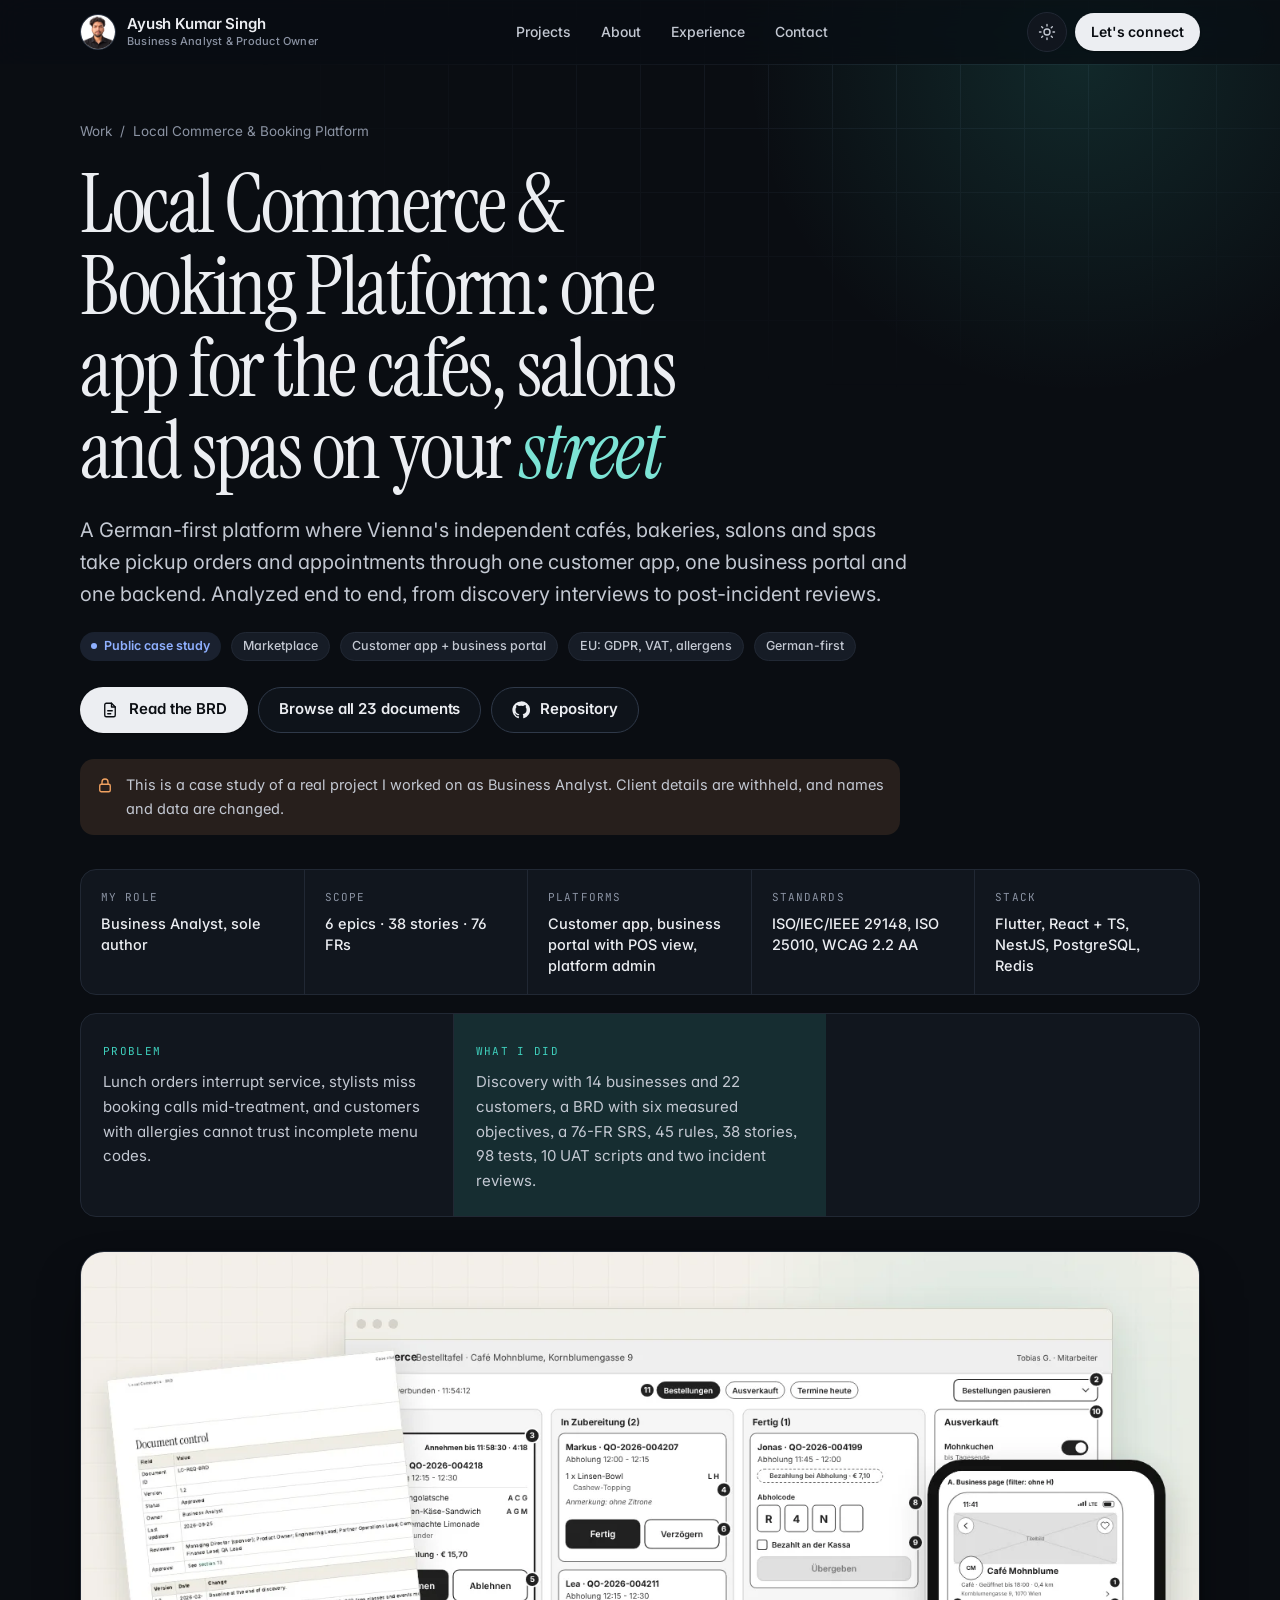
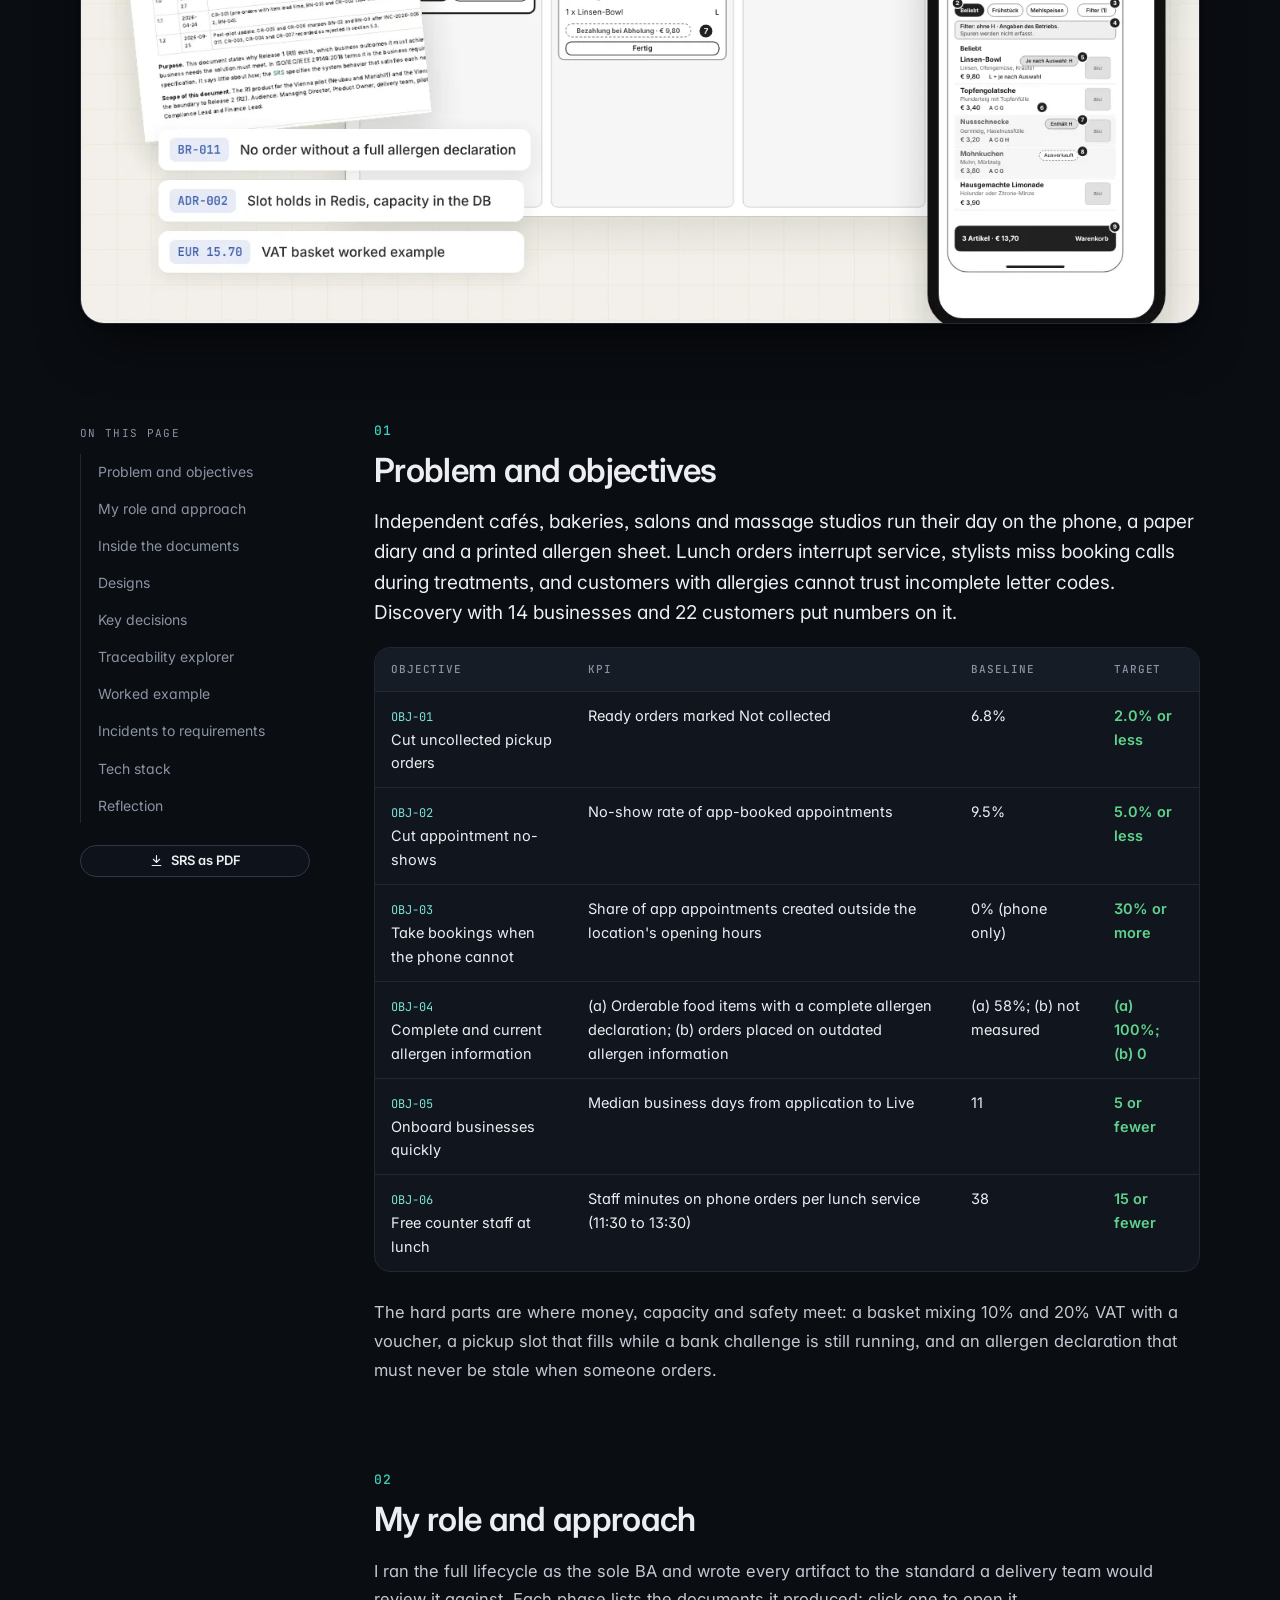
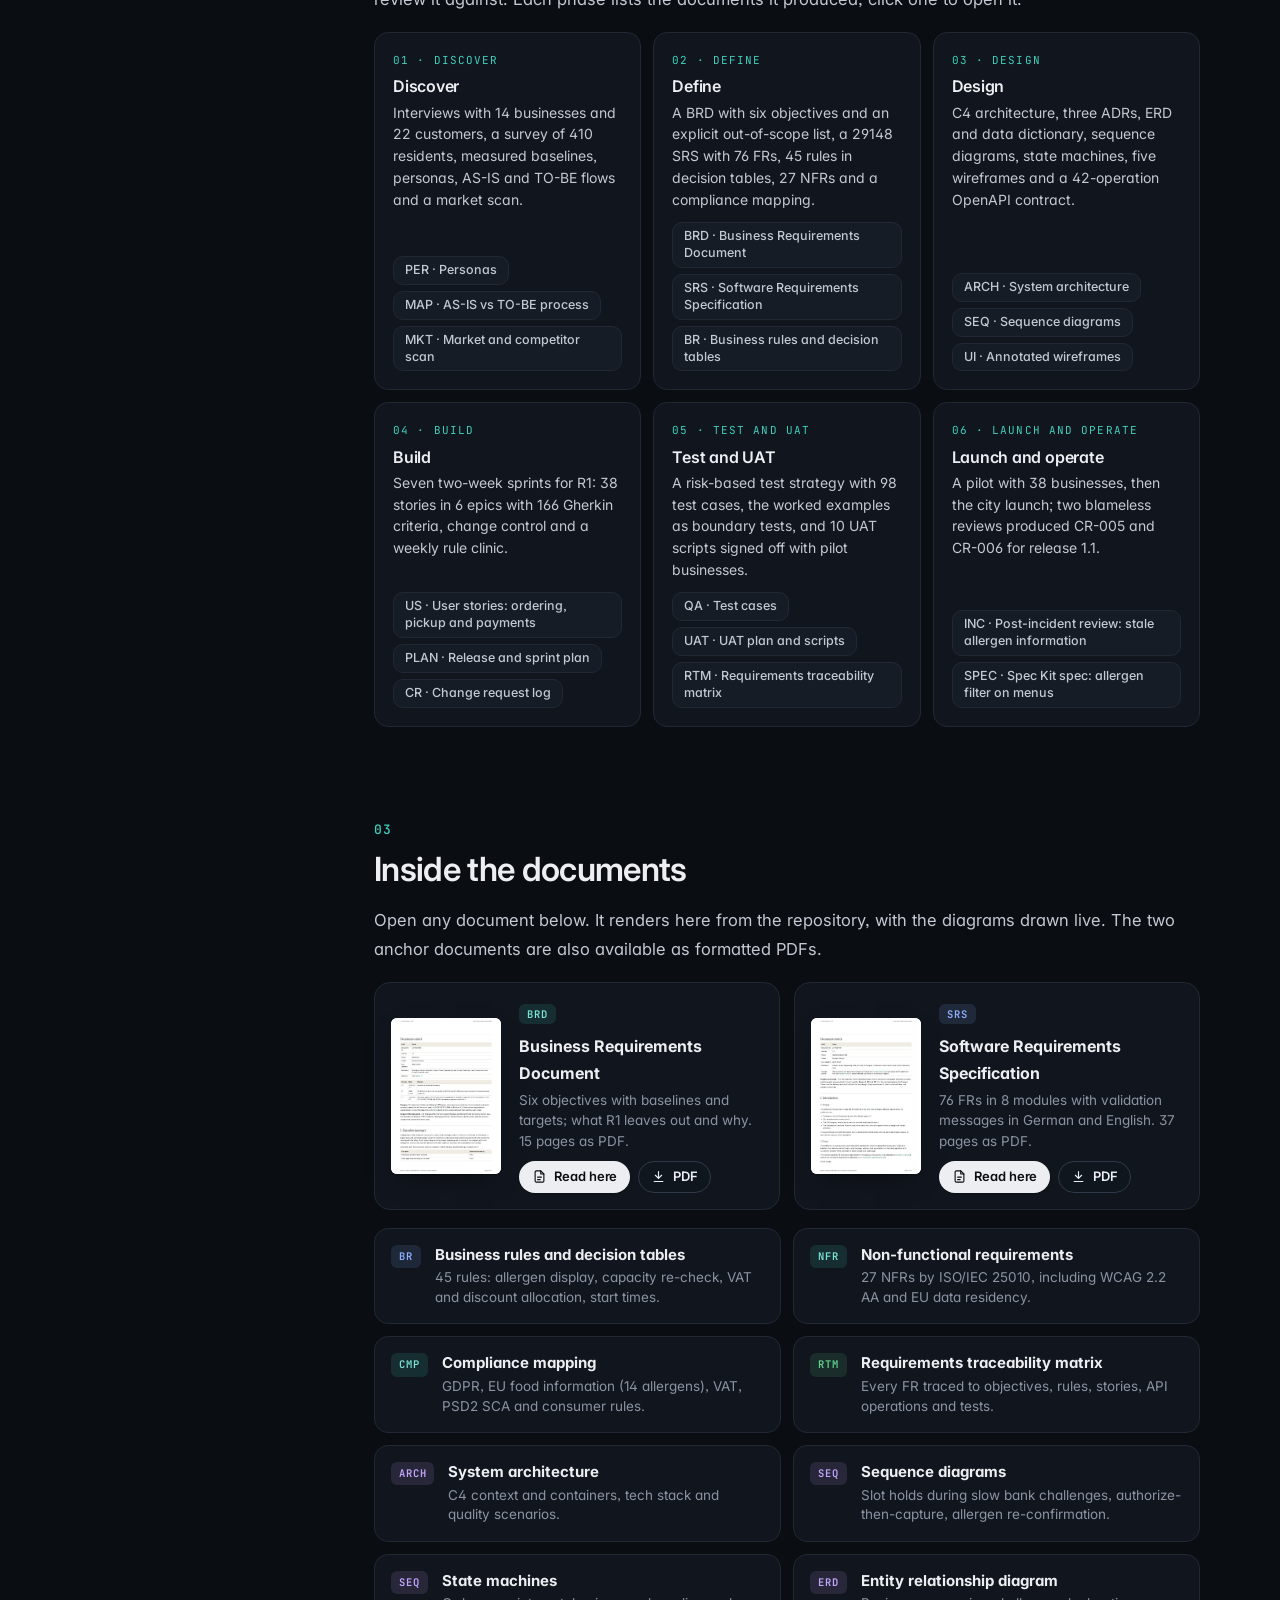
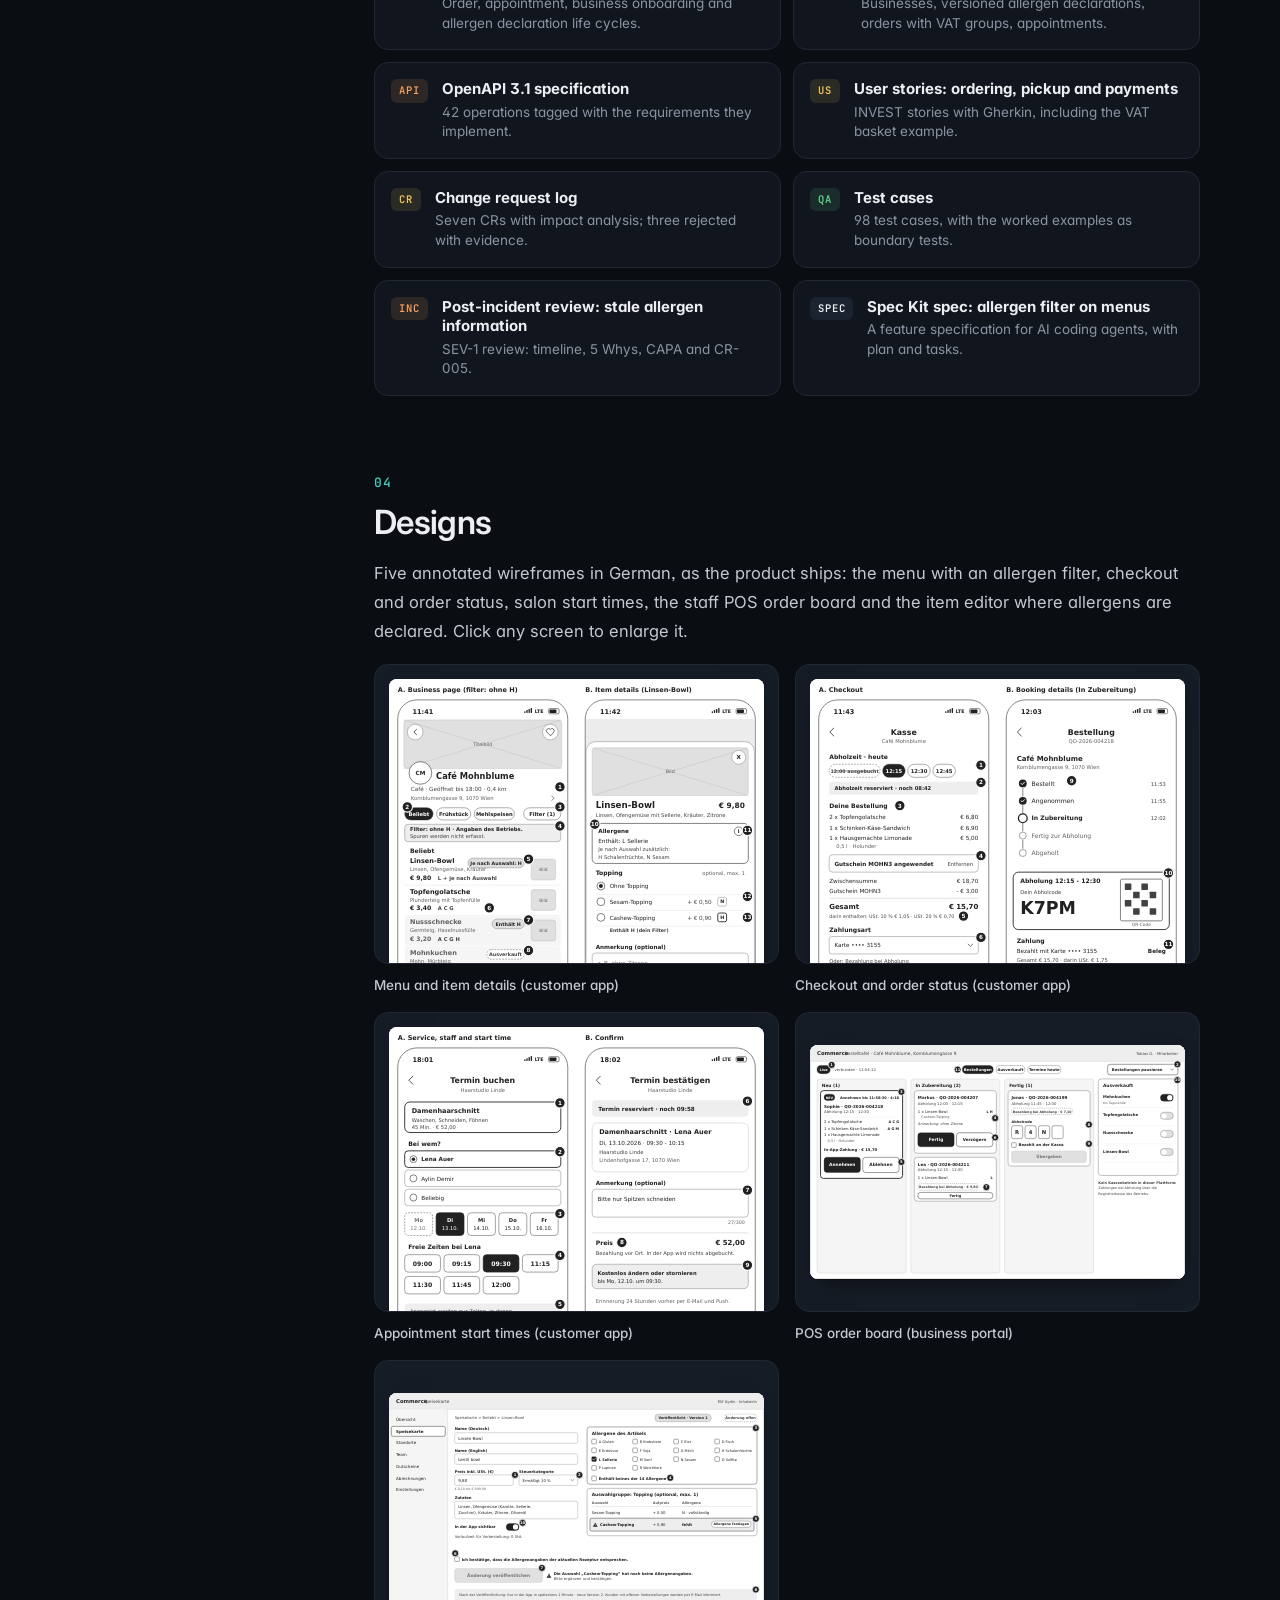
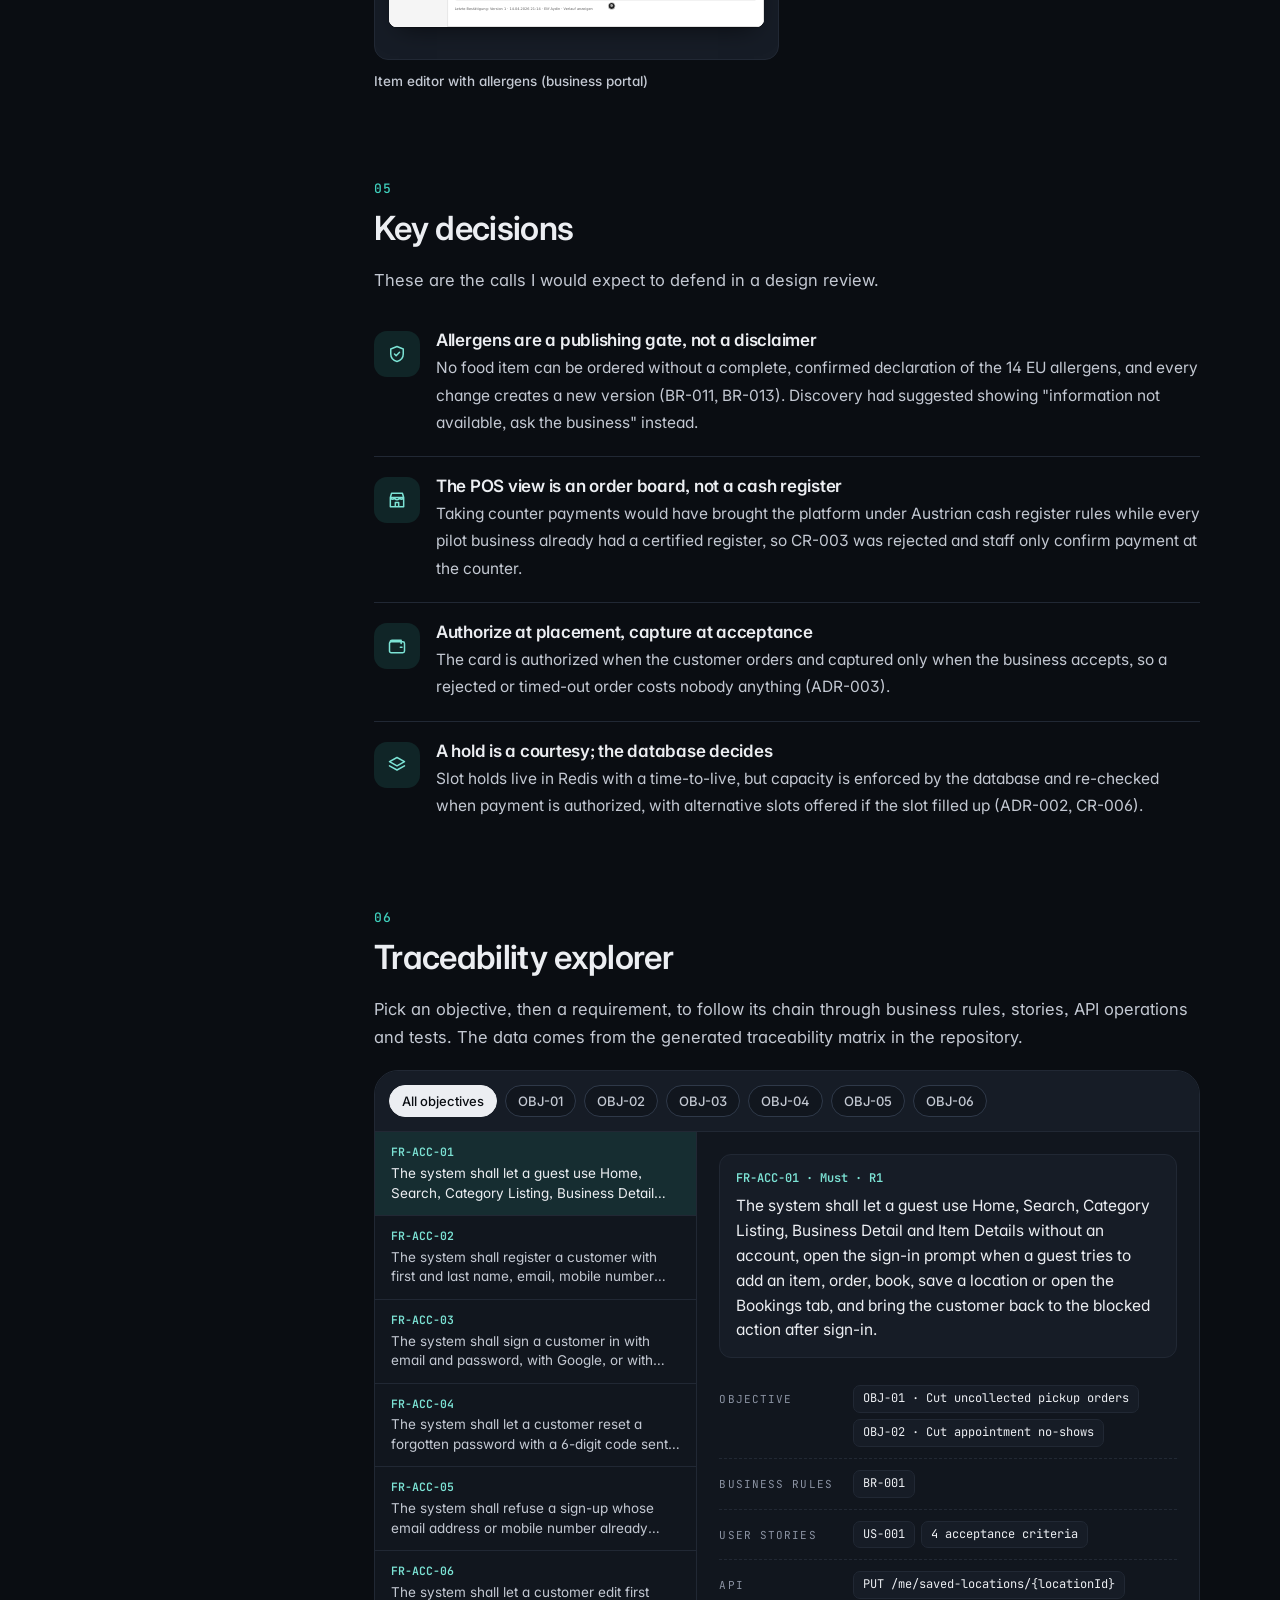
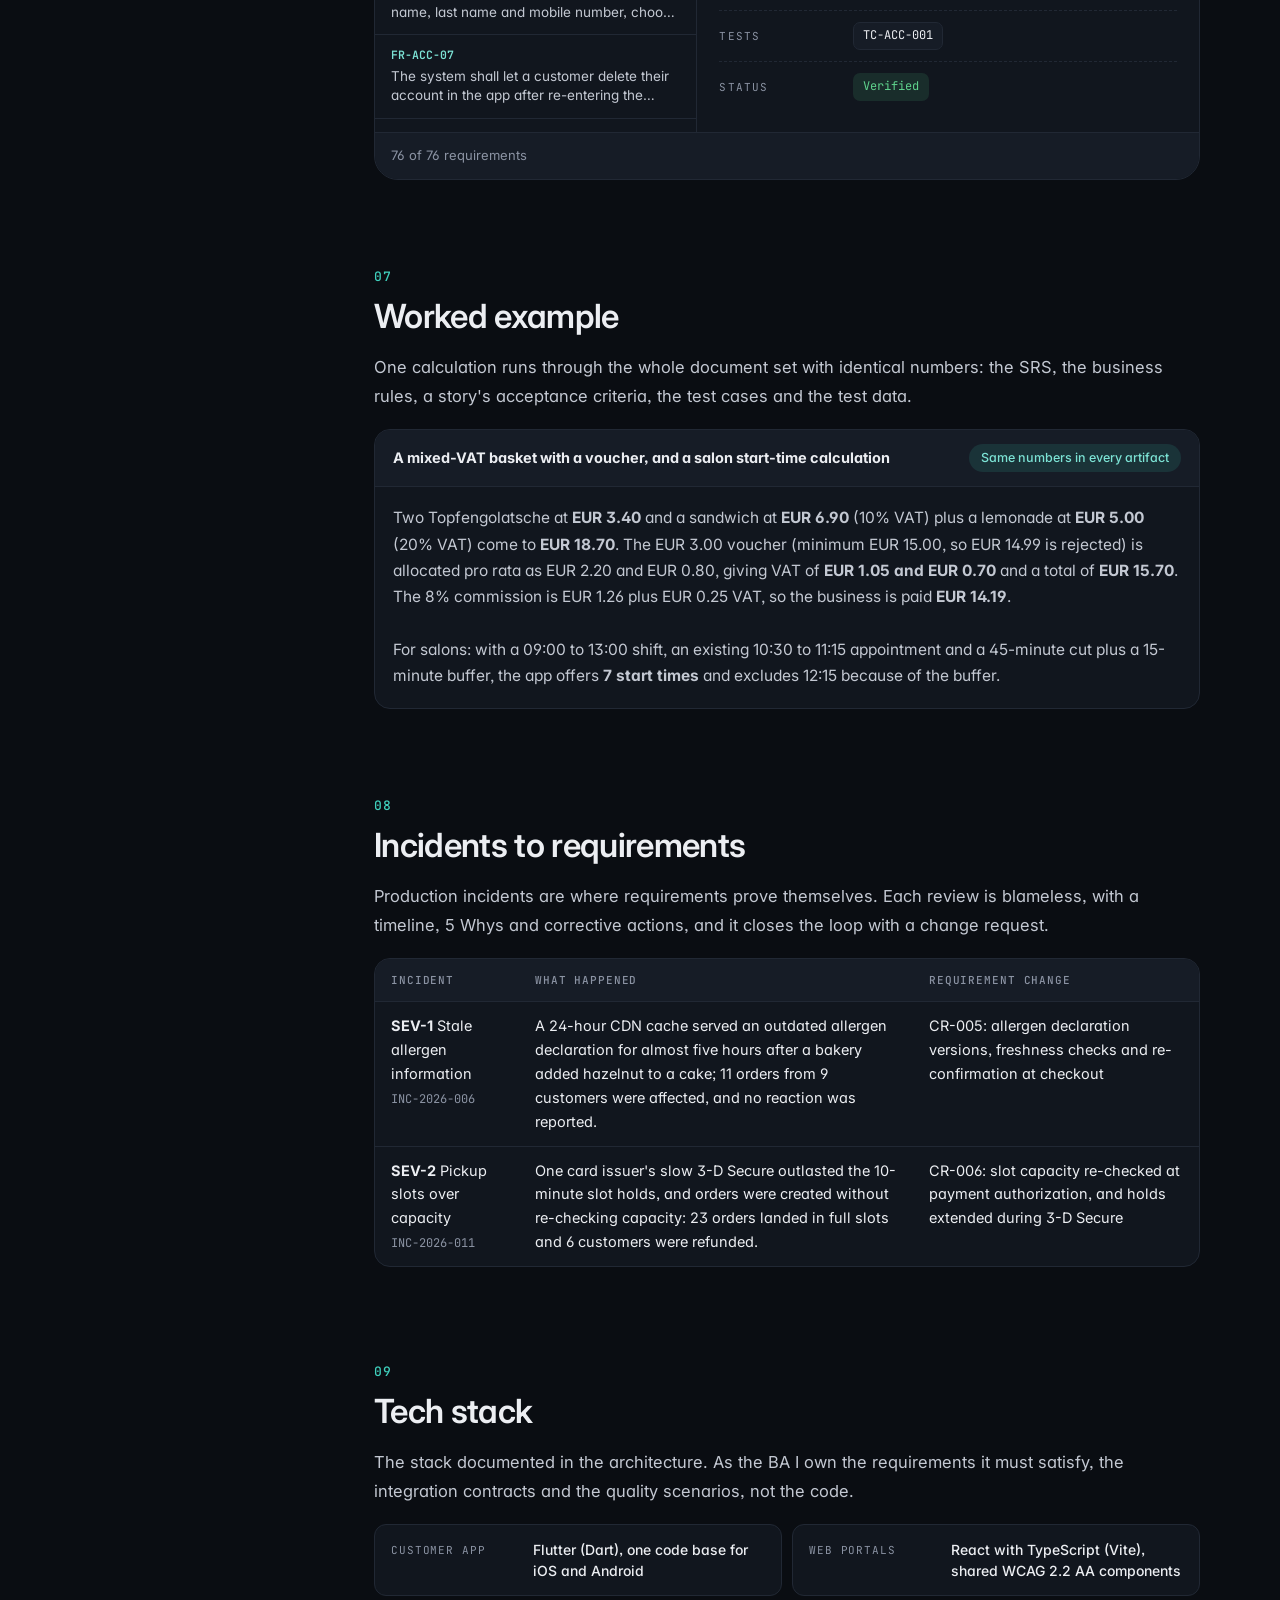
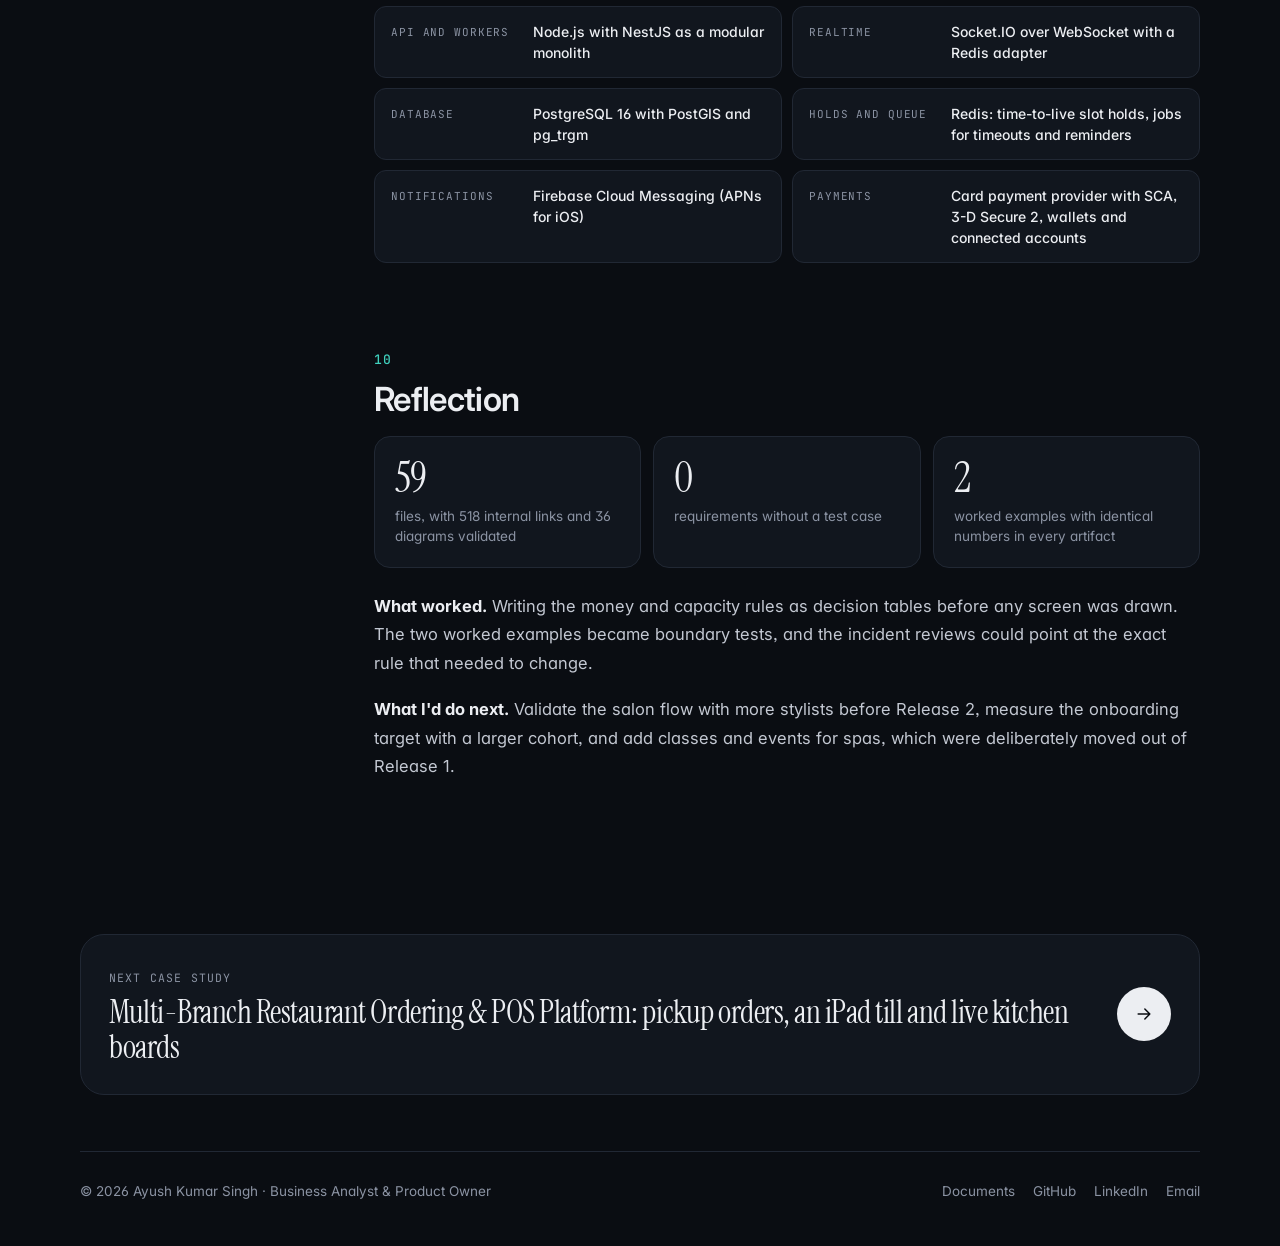
<file: case-studies/quartier.html>
<!doctype html>
<html lang="en"><head><meta charset="utf-8"><meta name="viewport" content="width=device-width, initial-scale=1">
<title>Moved · Ayush Kumar Singh</title>
<meta name="robots" content="noindex">
<link rel="canonical" href="https://ayushsingh0456.github.io/case-studies/local-commerce.html">
<meta http-equiv="refresh" content="0; url=local-commerce.html">
</head><body><p>This case study has moved to <a href="local-commerce.html">local-commerce.html</a>.</p>
<script>location.replace("local-commerce.html" + location.search + location.hash);</script></body></html>
</file>
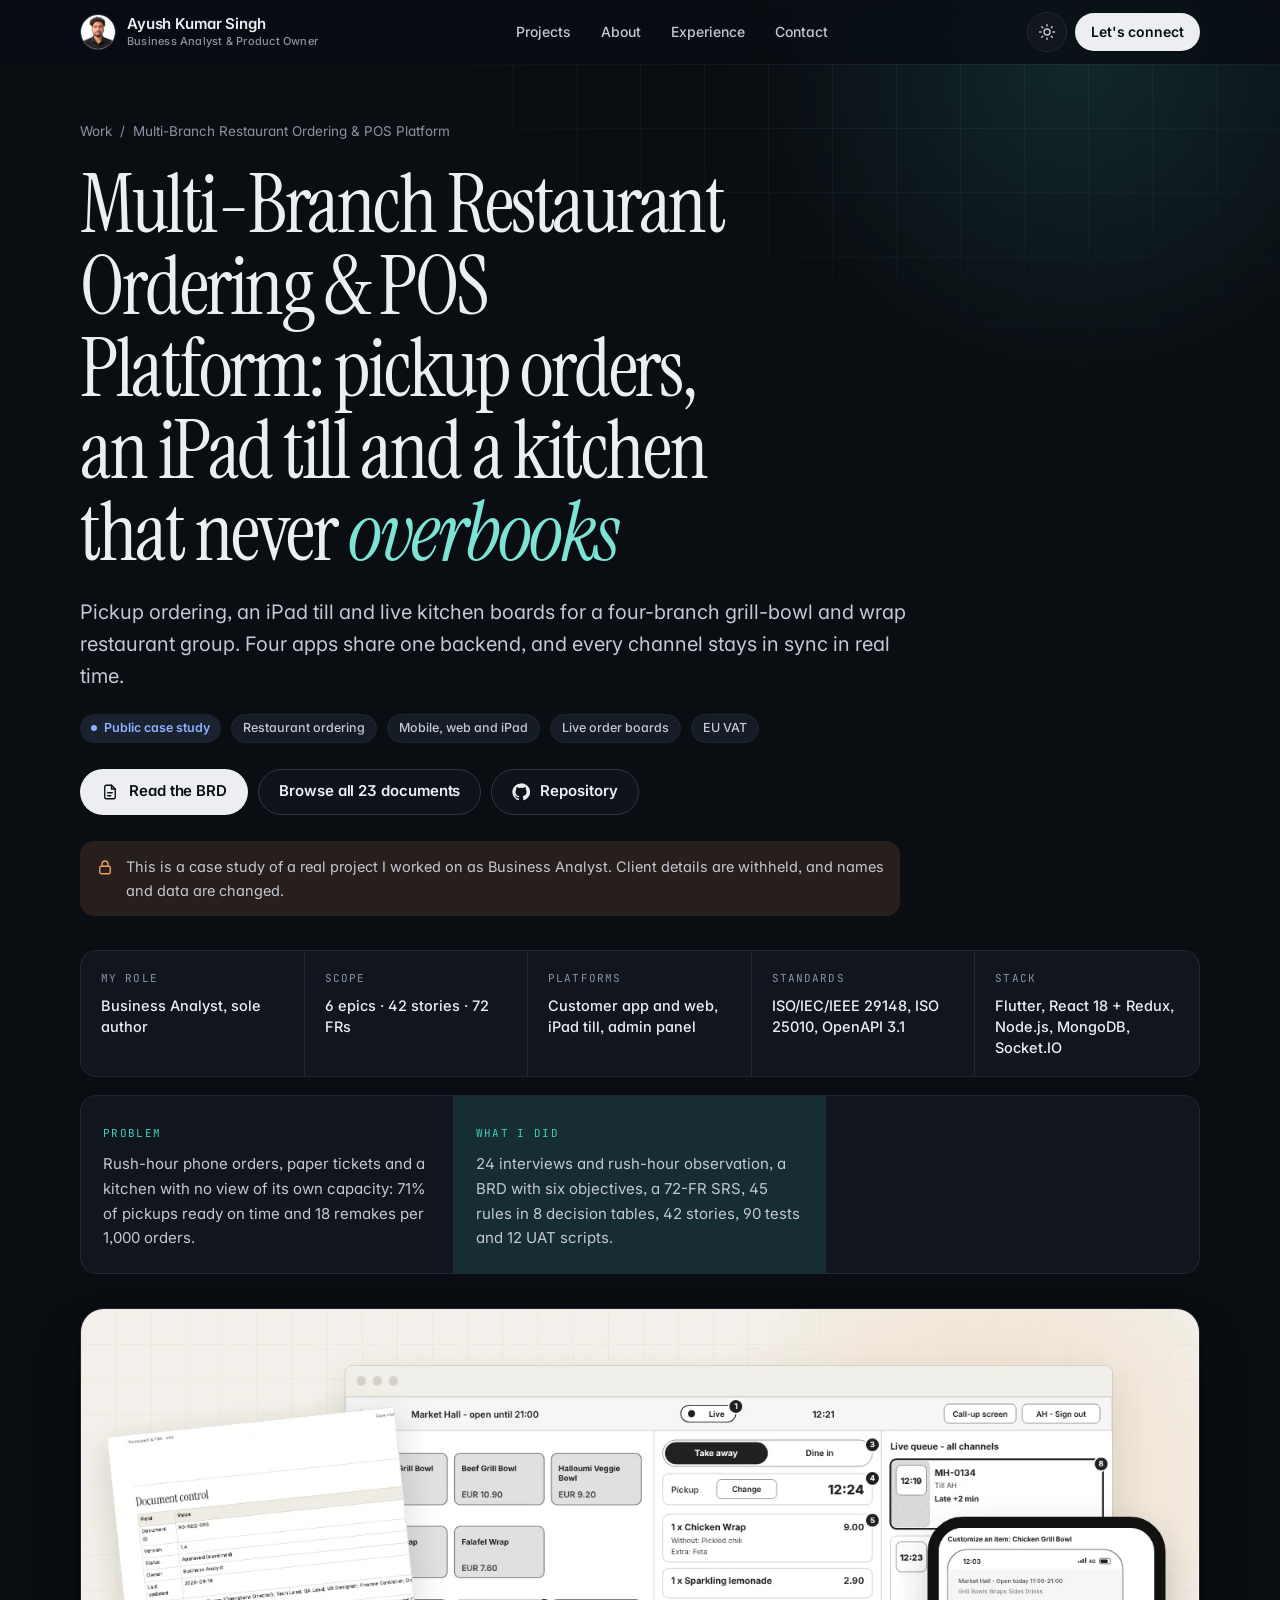
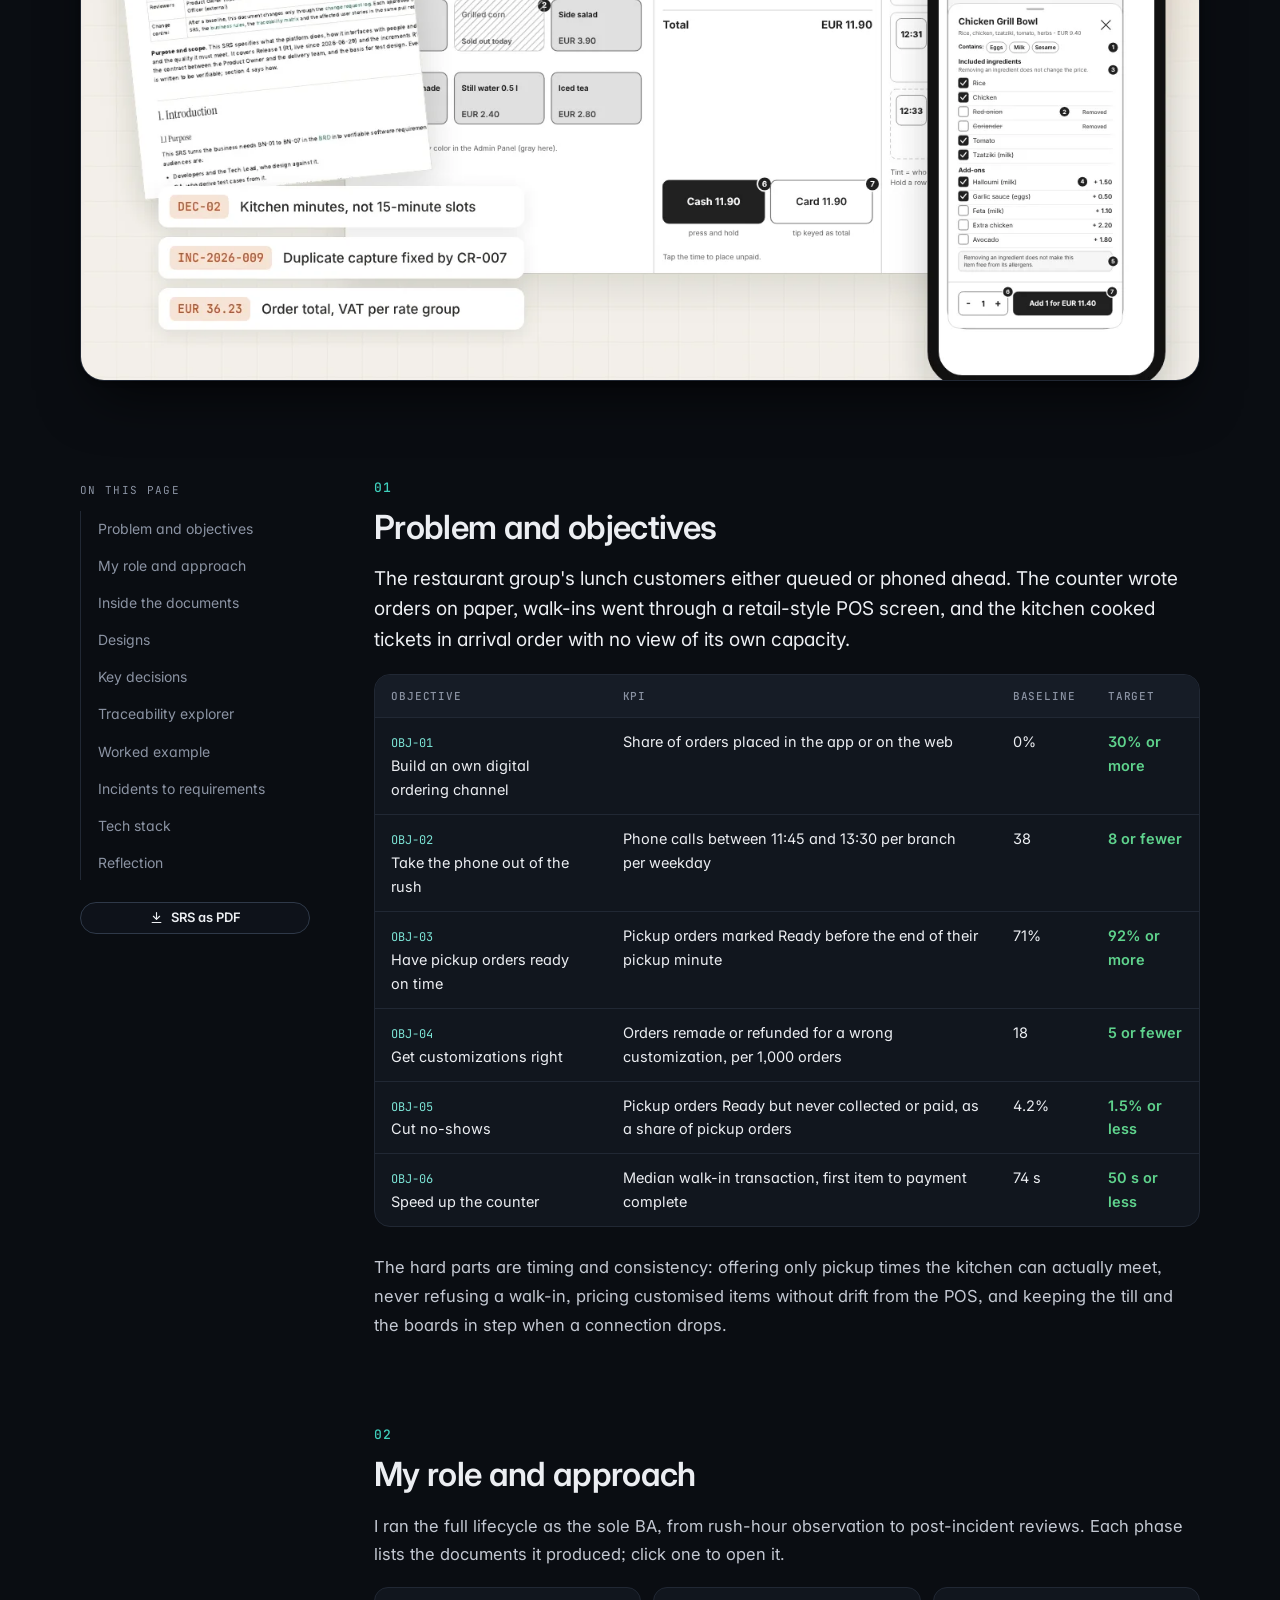
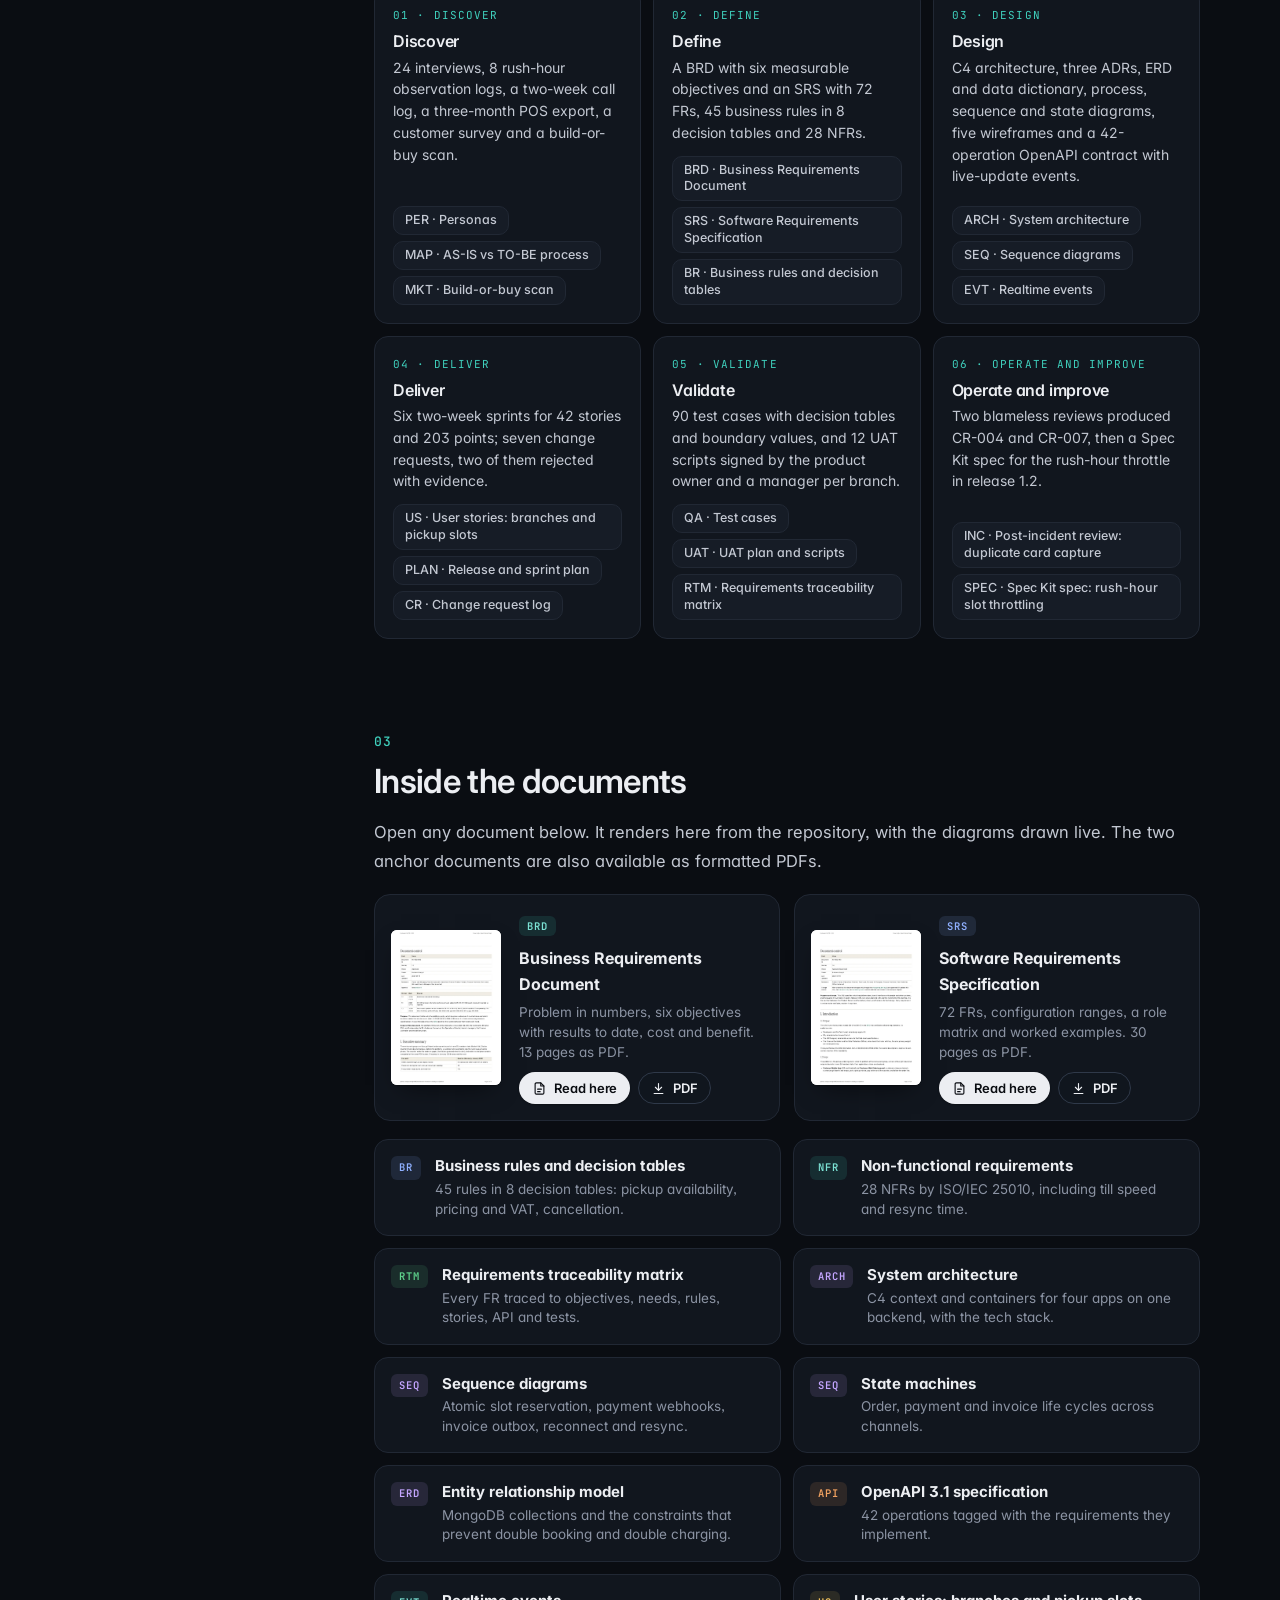
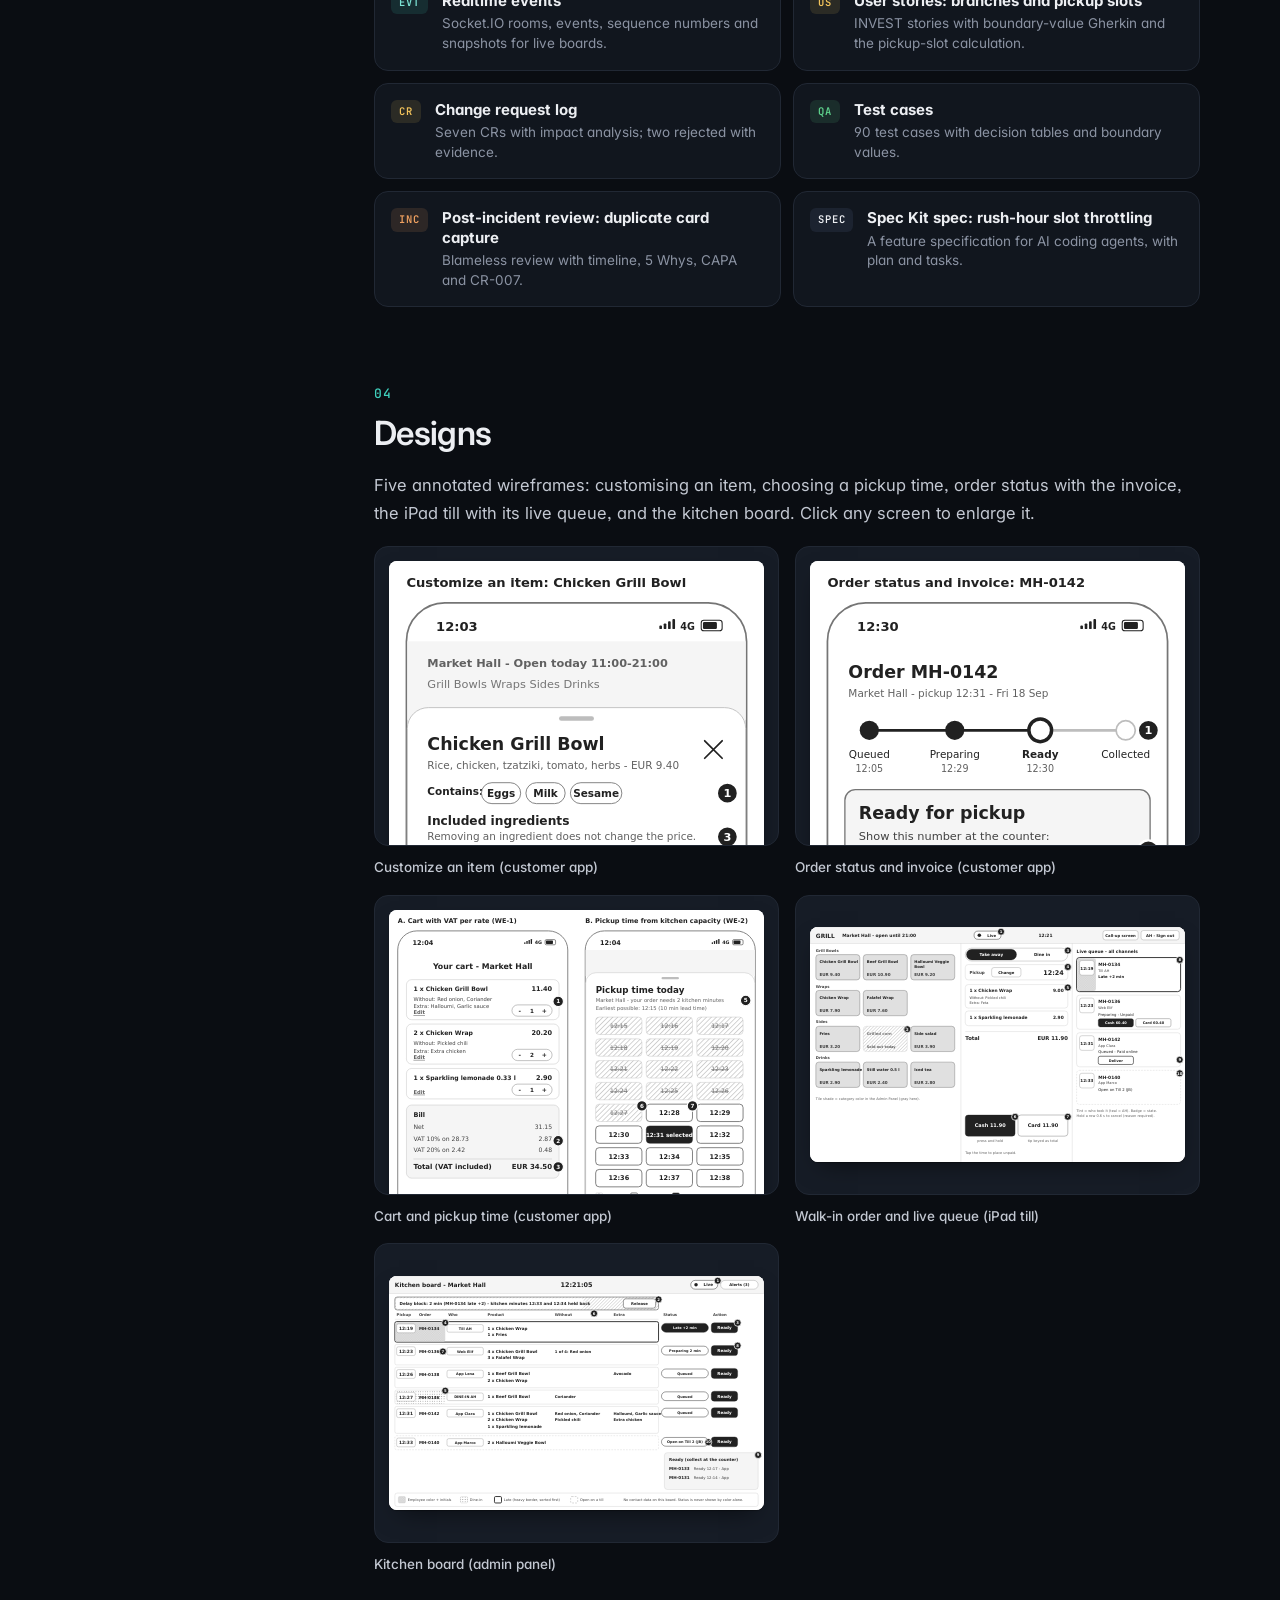
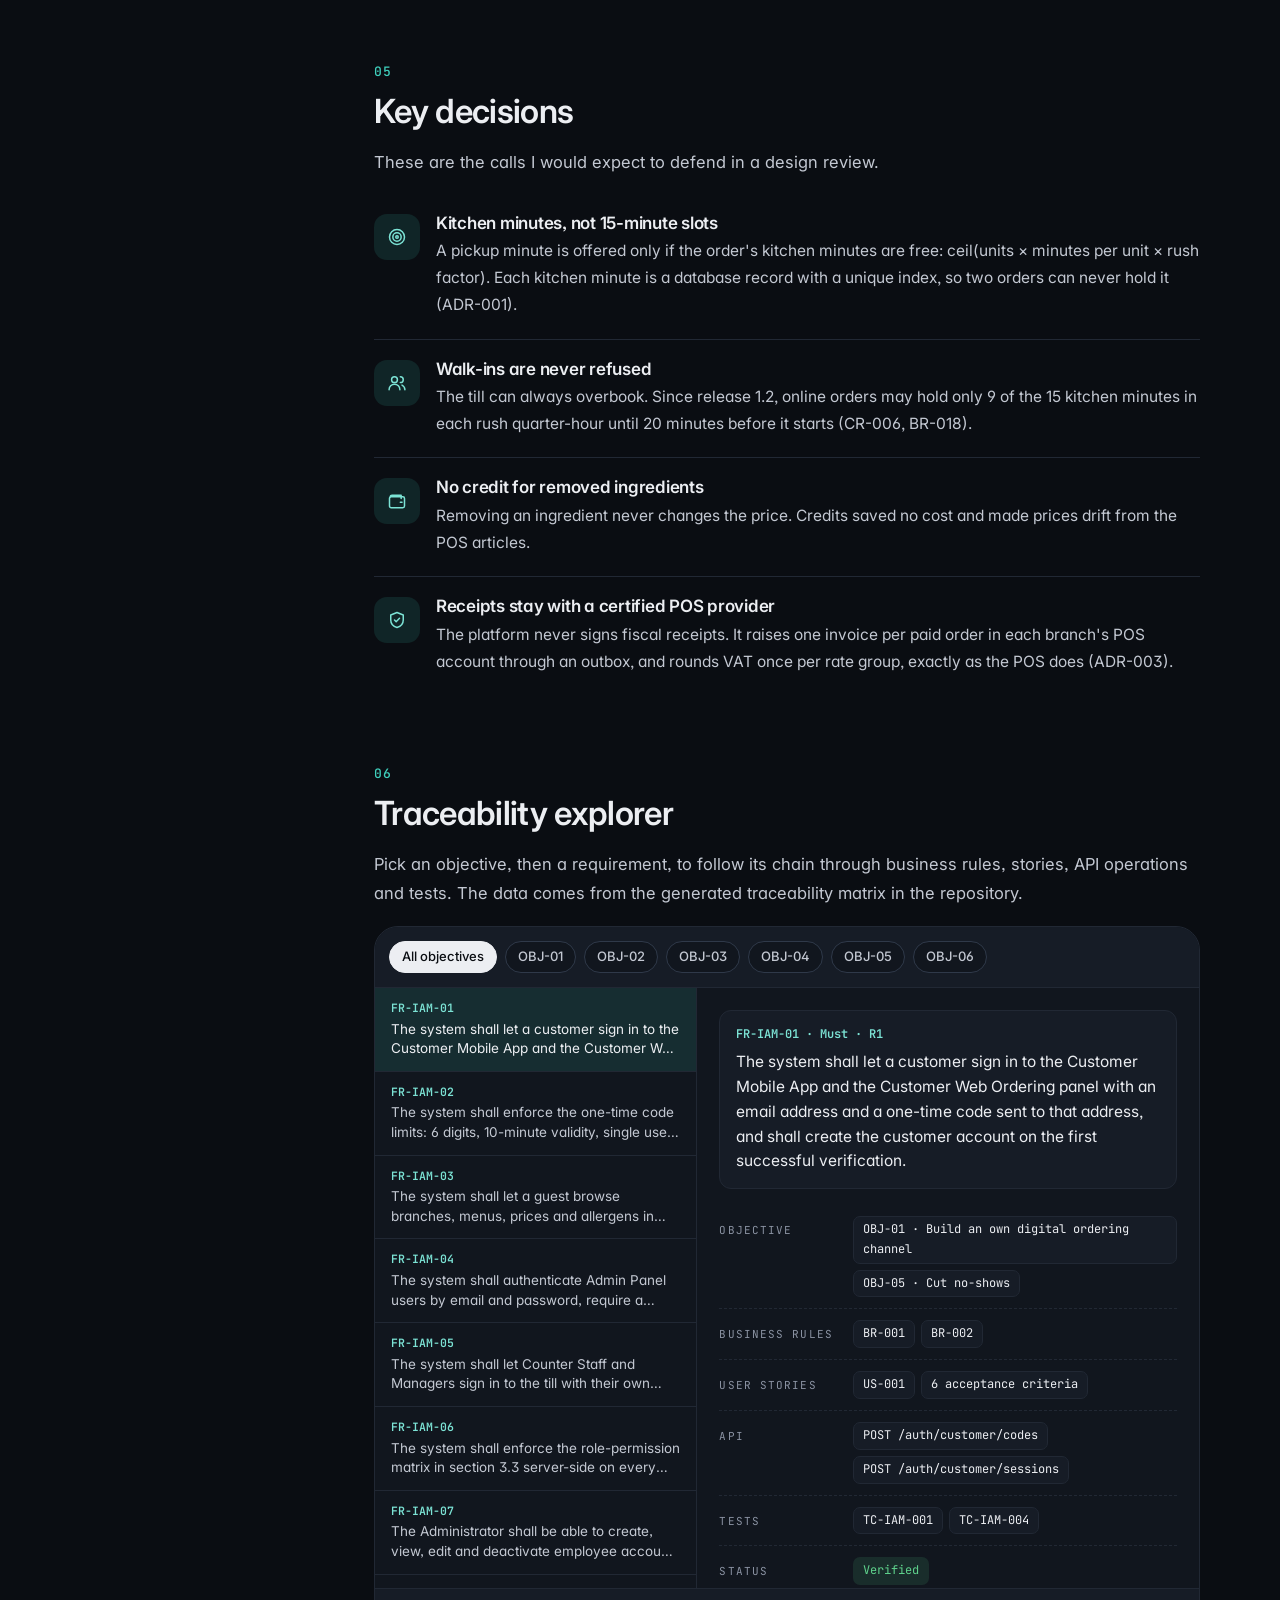
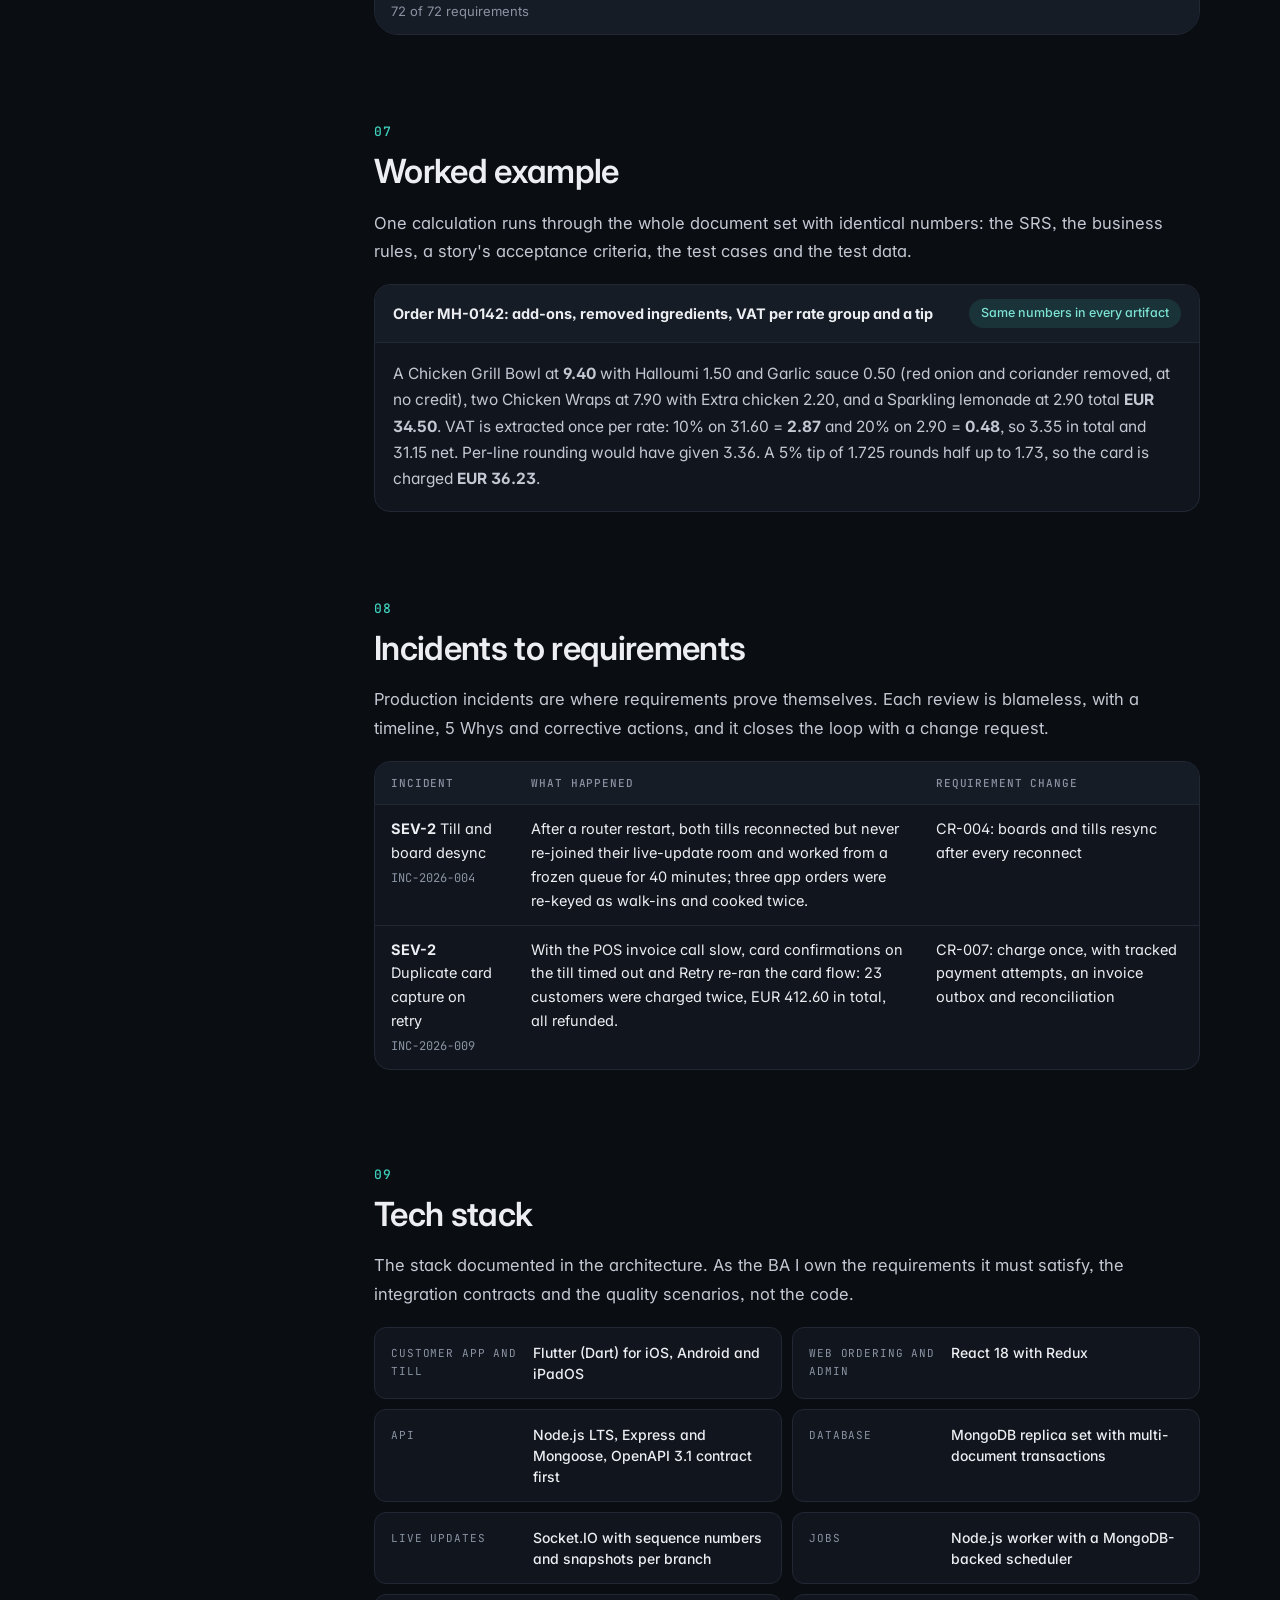
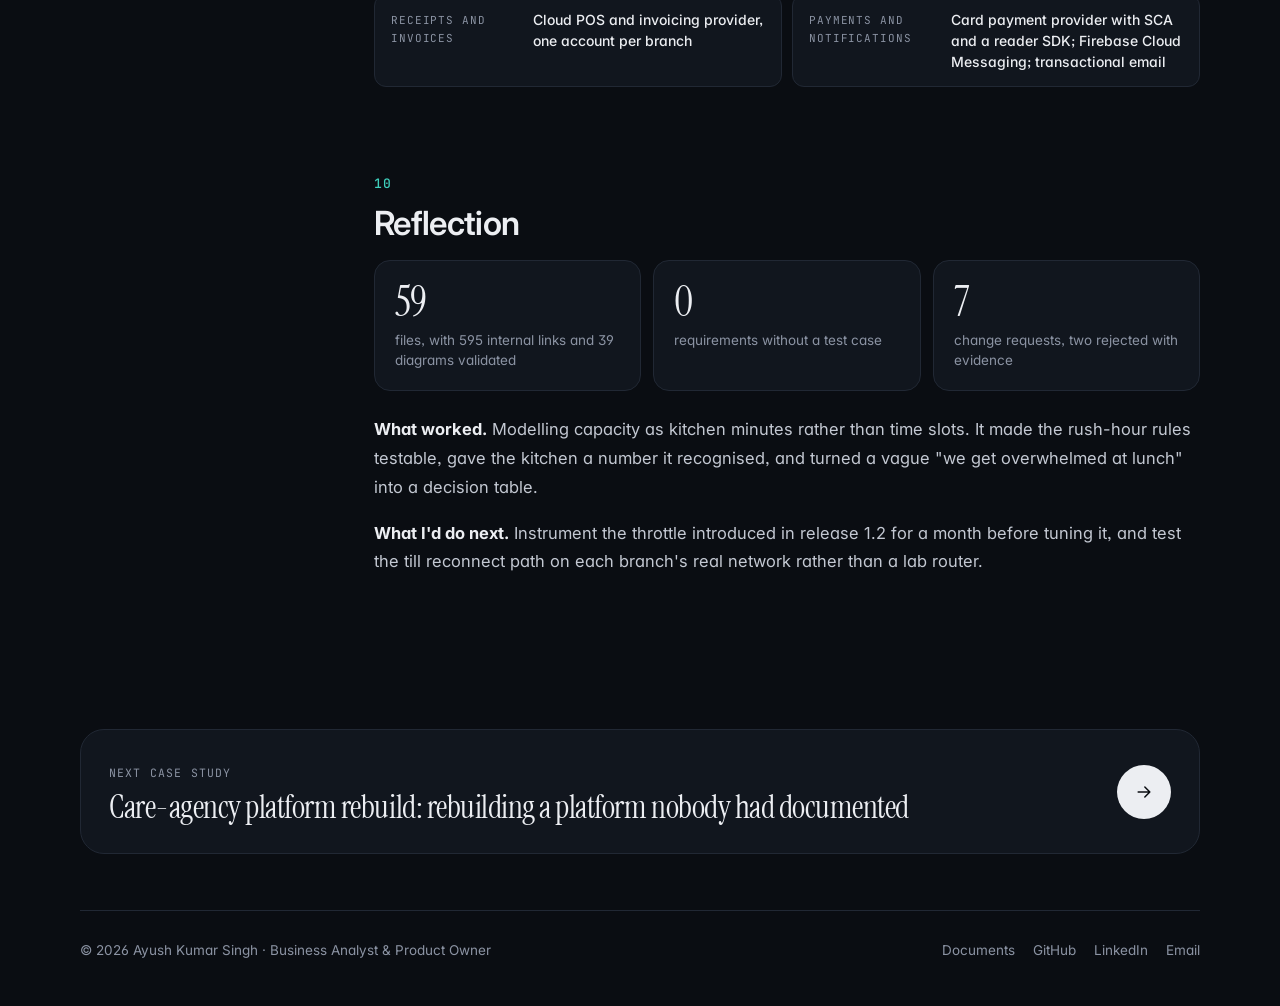
<file: case-studies/restaurant-pos.html>
<!doctype html>
<html lang="en" data-theme="dark" data-base="../" data-library="../library.html">
<head>
<meta charset="utf-8">
<meta name="viewport" content="width=device-width, initial-scale=1">
<title>Multi-Branch Restaurant Ordering &amp; POS Platform case study · Ayush Kumar Singh</title>
<meta name="description" content="A traceable business analysis case study for a multi-branch restaurant: pickup ordering in an app and on the web, an iPad counter till and live kitchen boards, from discovery to post-incident reviews.">
<meta name="author" content="Ayush Kumar Singh">
<link rel="canonical" href="https://ayushsingh0456.github.io/case-studies/restaurant-pos.html">
<meta name="theme-color" content="#f6f4ef" media="(prefers-color-scheme: light)">
<meta name="theme-color" content="#0a0d12" media="(prefers-color-scheme: dark)">
<meta property="og:type" content="article">
<meta property="og:title" content="Restaurant Ordering &amp; POS Platform: BA Case Study · Ayush Kumar Singh">
<meta property="og:description" content="A traceable business analysis case study for a multi-branch restaurant: pickup ordering in an app and on the web, an iPad counter till and live kitchen boards, from discovery to post-incident reviews.">
<meta property="og:url" content="https://ayushsingh0456.github.io/case-studies/restaurant-pos.html">
<meta property="og:image" content="https://ayushsingh0456.github.io/assets/og-restaurant.png">
<meta name="twitter:card" content="summary_large_image">
<link rel="icon" href="../assets/favicon.svg" type="image/svg+xml">
<link rel="preconnect" href="https://fonts.googleapis.com"><link rel="preconnect" href="https://fonts.gstatic.com" crossorigin><link href="https://fonts.googleapis.com/css2?family=Inter:wght@400;500;600;700&family=Instrument+Serif:ital@0;1&family=JetBrains+Mono:wght@400;500;600&display=swap" rel="stylesheet">
<link rel="stylesheet" href="../css/styles.css">
<script>(function(){try{var t=localStorage.getItem("theme");if(t==="light"||t==="dark")document.documentElement.setAttribute("data-theme",t);}catch(e){}})();</script>

</head>
<body>
<a class="skip-link" href="#content">Skip to content</a>
<svg width="0" height="0" style="position:absolute" aria-hidden="true"><symbol id="i-github" viewBox="0 0 24 24"><g fill="none" stroke="currentColor" stroke-width="1.8" stroke-linecap="round" stroke-linejoin="round"><path fill="currentColor" stroke="none" d="M12 .5a11.5 11.5 0 0 0-3.64 22.41c.58.1.79-.25.79-.56v-2c-3.2.7-3.88-1.37-3.88-1.37-.53-1.33-1.28-1.69-1.28-1.69-1.05-.71.08-.7.08-.7 1.16.08 1.77 1.19 1.77 1.19 1.03 1.77 2.71 1.26 3.37.96.1-.75.4-1.26.73-1.55-2.55-.29-5.24-1.28-5.24-5.68 0-1.26.45-2.28 1.19-3.09-.12-.29-.52-1.46.11-3.04 0 0 .97-.31 3.17 1.18a11 11 0 0 1 5.77 0c2.2-1.49 3.17-1.18 3.17-1.18.63 1.58.23 2.75.11 3.04.74.81 1.19 1.83 1.19 3.09 0 4.41-2.69 5.38-5.26 5.67.41.36.78 1.06.78 2.14v3.17c0 .31.21.67.8.56A11.5 11.5 0 0 0 12 .5Z"/></g></symbol><symbol id="i-linkedin" viewBox="0 0 24 24"><g fill="none" stroke="currentColor" stroke-width="1.8" stroke-linecap="round" stroke-linejoin="round"><path fill="currentColor" stroke="none" d="M20.45 20.45h-3.56v-5.57c0-1.33-.02-3.04-1.85-3.04-1.86 0-2.14 1.45-2.14 2.94v5.67H9.35V9h3.41v1.56h.05c.48-.9 1.64-1.85 3.37-1.85 3.6 0 4.27 2.37 4.27 5.46v6.28ZM5.34 7.43a2.06 2.06 0 1 1 0-4.13 2.06 2.06 0 0 1 0 4.13ZM7.12 20.45H3.56V9h3.56v11.45ZM22.22 0H1.77C.79 0 0 .77 0 1.73v20.54C0 23.23.79 24 1.77 24h20.45c.98 0 1.78-.77 1.78-1.73V1.73C24 .77 23.2 0 22.22 0Z"/></g></symbol><symbol id="i-mail" viewBox="0 0 24 24"><g fill="none" stroke="currentColor" stroke-width="1.8" stroke-linecap="round" stroke-linejoin="round"><path d="M4 6h16v12H4zM4 7l8 6 8-6"/></g></symbol><symbol id="i-sun" viewBox="0 0 24 24"><g fill="none" stroke="currentColor" stroke-width="1.8" stroke-linecap="round" stroke-linejoin="round"><circle cx="12" cy="12" r="4"/><path d="M12 2v2M12 20v2M4.9 4.9l1.4 1.4M17.7 17.7l1.4 1.4M2 12h2M20 12h2M4.9 19.1l1.4-1.4M17.7 6.3l1.4-1.4"/></g></symbol><symbol id="i-moon" viewBox="0 0 24 24"><g fill="none" stroke="currentColor" stroke-width="1.8" stroke-linecap="round" stroke-linejoin="round"><path d="M20 14.5A8.5 8.5 0 0 1 9.5 4a8.5 8.5 0 1 0 10.5 10.5Z"/></g></symbol><symbol id="i-arrow" viewBox="0 0 24 24"><g fill="none" stroke="currentColor" stroke-width="1.8" stroke-linecap="round" stroke-linejoin="round"><path d="M5 12h14M13 6l6 6-6 6"/></g></symbol><symbol id="i-arrow-left" viewBox="0 0 24 24"><g fill="none" stroke="currentColor" stroke-width="1.8" stroke-linecap="round" stroke-linejoin="round"><path d="M19 12H5M11 6l-6 6 6 6"/></g></symbol><symbol id="i-arrow-ur" viewBox="0 0 24 24"><g fill="none" stroke="currentColor" stroke-width="1.8" stroke-linecap="round" stroke-linejoin="round"><path d="M7 17 17 7M8 7h9v9"/></g></symbol><symbol id="i-chev" viewBox="0 0 24 24"><g fill="none" stroke="currentColor" stroke-width="1.8" stroke-linecap="round" stroke-linejoin="round"><path d="m6 9 6 6 6-6"/></g></symbol><symbol id="i-chev-left" viewBox="0 0 24 24"><g fill="none" stroke="currentColor" stroke-width="1.8" stroke-linecap="round" stroke-linejoin="round"><path d="m15 6-6 6 6 6"/></g></symbol><symbol id="i-chev-right" viewBox="0 0 24 24"><g fill="none" stroke="currentColor" stroke-width="1.8" stroke-linecap="round" stroke-linejoin="round"><path d="m9 6 6 6-6 6"/></g></symbol><symbol id="i-copy" viewBox="0 0 24 24"><g fill="none" stroke="currentColor" stroke-width="1.8" stroke-linecap="round" stroke-linejoin="round"><rect x="8" y="8" width="12" height="12" rx="2"/><path d="M16 8V6a2 2 0 0 0-2-2H6a2 2 0 0 0-2 2v8a2 2 0 0 0 2 2h2"/></g></symbol><symbol id="i-award" viewBox="0 0 24 24"><g fill="none" stroke="currentColor" stroke-width="1.8" stroke-linecap="round" stroke-linejoin="round"><circle cx="12" cy="9" r="6"/><path d="m8.5 14-1.5 8 5-3 5 3-1.5-8"/></g></symbol><symbol id="i-lock" viewBox="0 0 24 24"><g fill="none" stroke="currentColor" stroke-width="1.8" stroke-linecap="round" stroke-linejoin="round"><rect x="5" y="11" width="14" height="10" rx="2"/><path d="M8 11V8a4 4 0 0 1 8 0v3"/></g></symbol><symbol id="i-menu" viewBox="0 0 24 24"><g fill="none" stroke="currentColor" stroke-width="1.8" stroke-linecap="round" stroke-linejoin="round"><path d="M4 7h16M4 12h16M4 17h16"/></g></symbol><symbol id="i-pin" viewBox="0 0 24 24"><g fill="none" stroke="currentColor" stroke-width="1.8" stroke-linecap="round" stroke-linejoin="round"><path d="M12 21s-7-6.1-7-11.5a7 7 0 0 1 14 0C19 14.9 12 21 12 21Z"/><circle cx="12" cy="9.5" r="2.5"/></g></symbol><symbol id="i-doc" viewBox="0 0 24 24"><g fill="none" stroke="currentColor" stroke-width="1.8" stroke-linecap="round" stroke-linejoin="round"><path d="M14 3H7a2 2 0 0 0-2 2v14a2 2 0 0 0 2 2h10a2 2 0 0 0 2-2V8z"/><path d="M14 3v5h5M9 13h6M9 17h4"/></g></symbol><symbol id="i-download" viewBox="0 0 24 24"><g fill="none" stroke="currentColor" stroke-width="1.8" stroke-linecap="round" stroke-linejoin="round"><path d="M12 4v11M7 10l5 5 5-5M5 20h14"/></g></symbol><symbol id="i-external" viewBox="0 0 24 24"><g fill="none" stroke="currentColor" stroke-width="1.8" stroke-linecap="round" stroke-linejoin="round"><path d="M14 4h6v6M20 4l-9 9M18 14v5a1 1 0 0 1-1 1H5a1 1 0 0 1-1-1V7a1 1 0 0 1 1-1h5"/></g></symbol><symbol id="i-link" viewBox="0 0 24 24"><g fill="none" stroke="currentColor" stroke-width="1.8" stroke-linecap="round" stroke-linejoin="round"><path d="M10 14a4 4 0 0 0 5.66 0l3-3a4 4 0 0 0-5.66-5.66l-1 1"/><path d="M14 10a4 4 0 0 0-5.66 0l-3 3a4 4 0 0 0 5.66 5.66l1-1"/></g></symbol><symbol id="i-x" viewBox="0 0 24 24"><g fill="none" stroke="currentColor" stroke-width="1.8" stroke-linecap="round" stroke-linejoin="round"><path d="M6 6l12 12M18 6 6 18"/></g></symbol><symbol id="i-search" viewBox="0 0 24 24"><g fill="none" stroke="currentColor" stroke-width="1.8" stroke-linecap="round" stroke-linejoin="round"><circle cx="11" cy="11" r="7"/><path d="m20 20-3.5-3.5"/></g></symbol><symbol id="i-compass" viewBox="0 0 24 24"><g fill="none" stroke="currentColor" stroke-width="1.8" stroke-linecap="round" stroke-linejoin="round"><circle cx="12" cy="12" r="9"/><path d="m15.5 8.5-2 5-5 2 2-5z"/></g></symbol><symbol id="i-calendar" viewBox="0 0 24 24"><g fill="none" stroke="currentColor" stroke-width="1.8" stroke-linecap="round" stroke-linejoin="round"><rect x="4" y="5" width="16" height="15" rx="2"/><path d="M4 10h16M9 3v4M15 3v4"/></g></symbol><symbol id="i-check" viewBox="0 0 24 24"><g fill="none" stroke="currentColor" stroke-width="1.8" stroke-linecap="round" stroke-linejoin="round"><path d="M4 12.5 9 17l11-11"/></g></symbol><symbol id="i-checklist" viewBox="0 0 24 24"><g fill="none" stroke="currentColor" stroke-width="1.8" stroke-linecap="round" stroke-linejoin="round"><path d="M9 6h11M9 12h11M9 18h11"/><path d="m3.5 6 1.5 1.5L7.5 5M3.5 12l1.5 1.5L7.5 11M3.5 18l1.5 1.5L7.5 17"/></g></symbol><symbol id="i-users" viewBox="0 0 24 24"><g fill="none" stroke="currentColor" stroke-width="1.8" stroke-linecap="round" stroke-linejoin="round"><circle cx="9" cy="8" r="3.5"/><path d="M2.5 20a6.5 6.5 0 0 1 13 0M16 4.5a3.5 3.5 0 0 1 0 7M18 14.5a6.5 6.5 0 0 1 3.5 5.5"/></g></symbol><symbol id="i-sparkle" viewBox="0 0 24 24"><g fill="none" stroke="currentColor" stroke-width="1.8" stroke-linecap="round" stroke-linejoin="round"><path d="M12 3v4M12 17v4M3 12h4M17 12h4M6.3 6.3l2.5 2.5M15.2 15.2l2.5 2.5M6.3 17.7l2.5-2.5M15.2 8.8l2.5-2.5"/></g></symbol><symbol id="i-health" viewBox="0 0 24 24"><g fill="none" stroke="currentColor" stroke-width="1.8" stroke-linecap="round" stroke-linejoin="round"><path d="M12 20s-7.5-4.6-9-9.3C1.9 7.1 4.2 4 7.4 4c2 0 3.6 1.2 4.6 2.8C13 5.2 14.6 4 16.6 4c3.2 0 5.5 3.1 4.4 6.7C19.5 15.4 12 20 12 20Z"/><path d="M8 11h2l1-2 2 4 1-2h2"/></g></symbol><symbol id="i-store" viewBox="0 0 24 24"><g fill="none" stroke="currentColor" stroke-width="1.8" stroke-linecap="round" stroke-linejoin="round"><path d="M4 9 5.5 4h13L20 9M4 9h16v11H4zM4 9a2.7 2.7 0 0 0 5.3 0 2.7 2.7 0 0 0 5.4 0 2.7 2.7 0 0 0 5.3 0M10 20v-5h4v5"/></g></symbol><symbol id="i-utensils" viewBox="0 0 24 24"><g fill="none" stroke="currentColor" stroke-width="1.8" stroke-linecap="round" stroke-linejoin="round"><path d="M7 3v8a2 2 0 0 0 2 2v8M11 3v6a2 2 0 0 1-2 2M3 3v6a2 2 0 0 0 2 2M17 21V3c-2 1-3.5 3.5-3.5 7v3H17"/></g></symbol><symbol id="i-wallet" viewBox="0 0 24 24"><g fill="none" stroke="currentColor" stroke-width="1.8" stroke-linecap="round" stroke-linejoin="round"><path d="M4 7a2 2 0 0 1 2-2h11v4"/><rect x="3" y="7" width="18" height="13" rx="2"/><path d="M16 13.5h2"/></g></symbol><symbol id="i-dumbbell" viewBox="0 0 24 24"><g fill="none" stroke="currentColor" stroke-width="1.8" stroke-linecap="round" stroke-linejoin="round"><path d="M6.5 6.5v11M17.5 6.5v11M3.5 9v6M20.5 9v6M6.5 12h11"/></g></symbol><symbol id="i-hotel" viewBox="0 0 24 24"><g fill="none" stroke="currentColor" stroke-width="1.8" stroke-linecap="round" stroke-linejoin="round"><path d="M3 21V8l9-5 9 5v13M9 21v-6h6v6M8 10h.01M12 10h.01M16 10h.01"/></g></symbol><symbol id="i-cpu" viewBox="0 0 24 24"><g fill="none" stroke="currentColor" stroke-width="1.8" stroke-linecap="round" stroke-linejoin="round"><rect x="6" y="6" width="12" height="12" rx="2"/><path d="M9.5 9.5h5v5h-5zM9 2v4M15 2v4M9 18v4M15 18v4M2 9h4M2 15h4M18 9h4M18 15h4"/></g></symbol><symbol id="i-flow" viewBox="0 0 24 24"><g fill="none" stroke="currentColor" stroke-width="1.8" stroke-linecap="round" stroke-linejoin="round"><rect x="3" y="3" width="7" height="6" rx="1.5"/><rect x="14" y="15" width="7" height="6" rx="1.5"/><path d="M6.5 9v4.5a2 2 0 0 0 2 2H14"/></g></symbol><symbol id="i-shield" viewBox="0 0 24 24"><g fill="none" stroke="currentColor" stroke-width="1.8" stroke-linecap="round" stroke-linejoin="round"><path d="M12 3 4.5 6v6c0 4.4 3.2 7.8 7.5 9 4.3-1.2 7.5-4.6 7.5-9V6z"/><path d="m9 12 2 2 4-4"/></g></symbol><symbol id="i-target" viewBox="0 0 24 24"><g fill="none" stroke="currentColor" stroke-width="1.8" stroke-linecap="round" stroke-linejoin="round"><circle cx="12" cy="12" r="9"/><circle cx="12" cy="12" r="5"/><circle cx="12" cy="12" r="1.5"/></g></symbol><symbol id="i-code" viewBox="0 0 24 24"><g fill="none" stroke="currentColor" stroke-width="1.8" stroke-linecap="round" stroke-linejoin="round"><path d="m8 8-4 4 4 4M16 8l4 4-4 4M14 5l-4 14"/></g></symbol><symbol id="i-layers" viewBox="0 0 24 24"><g fill="none" stroke="currentColor" stroke-width="1.8" stroke-linecap="round" stroke-linejoin="round"><path d="m12 3 9 5-9 5-9-5z"/><path d="m3 13 9 5 9-5"/></g></symbol><symbol id="i-rocket" viewBox="0 0 24 24"><g fill="none" stroke="currentColor" stroke-width="1.8" stroke-linecap="round" stroke-linejoin="round"><path d="M5 15c-1 1-1.5 4-1.5 4.5S6 19 9 18M14.5 4.5c3-1 5-1 5-1s0 2-1 5L12 15l-3-3z"/><path d="M9 12 6.5 11.5 9 8h4M12 15l.5 2.5L16 15v-4"/></g></symbol><symbol id="i-chat" viewBox="0 0 24 24"><g fill="none" stroke="currentColor" stroke-width="1.8" stroke-linecap="round" stroke-linejoin="round"><path d="M4 5h16v11H9l-5 4z"/><path d="M8 9.5h8M8 12.5h5"/></g></symbol></svg>
<header class="nav">
  <div class="container">
    <a class="brand" href="../index.html" aria-label="Portfolio home"><span class="brand-avatar"><img src="../assets/img/ayush.webp" alt="" width="36" height="36"></span><span class="brand-name">Ayush Kumar Singh<small>Business Analyst &amp; Product Owner</small></span></a>
    <nav aria-label="Primary"><ul class="nav-links"><li><a href="../index.html#work">Projects</a></li><li><a href="../index.html#about">About</a></li><li><a href="../index.html#experience">Experience</a></li><li><a href="../index.html#contact">Contact</a></li></ul></nav>
    <div class="nav-right">
      <button class="icon-btn theme-toggle" type="button" data-theme-toggle aria-label="Toggle theme"><svg class="i-sun" aria-hidden="true"><use href="#i-sun"/></svg><svg class="i-moon" aria-hidden="true"><use href="#i-moon"/></svg></button>
      <a class="btn btn-primary btn-sm btn-nav" href="../index.html#contact">Let&#x27;s connect</a>
      <button class="icon-btn menu-btn" type="button" data-menu-toggle aria-expanded="false" aria-controls="mobile-menu" aria-label="Open menu"><svg aria-hidden="true"><use href="#i-menu"/></svg></button>
    </div>
  </div>
  <div class="progress" aria-hidden="true"></div>
</header>
<nav class="mobile-menu" id="mobile-menu" aria-label="Mobile"><a href="../index.html#work">Projects</a><a href="../index.html#about">About</a><a href="../index.html#experience">Experience</a><a href="../index.html#contact">Contact</a></nav>
<main id="content">
<div class="backdrop" aria-hidden="true"></div>
<div class="container">
  <section class="cs-hero">
    <nav class="crumbs" aria-label="Breadcrumb"><a href="../index.html#work">Work</a><span>/</span><span>Multi-Branch Restaurant Ordering &amp; POS Platform</span></nav>
    <h1>Multi-Branch Restaurant Ordering &amp; POS Platform: pickup orders, an iPad till and a kitchen that never <em>overbooks</em></h1>
    <p class="cs-sub">Pickup ordering, an iPad till and live kitchen boards for a four-branch grill-bowl and wrap restaurant group. Four apps share one backend, and every channel stays in sync in real time.</p>
    <div class="cs-badges"><span class="status status-public">Public case study</span><span class="tag">Restaurant ordering</span><span class="tag">Mobile, web and iPad</span><span class="tag">Live order boards</span><span class="tag">EU VAT</span></div>
    <div class="cs-cta">
      <button class="btn btn-primary" type="button" data-doc="restaurant-brd"><svg aria-hidden="true"><use href="#i-doc"/></svg> Read the BRD</button>
      <a class="btn btn-ghost" href="../library.html?project=restaurant">Browse all 23 documents</a>
      <a class="btn btn-ghost" href="https://github.com/ayushsingh0456/multi-branch-restaurant-ordering-pos-platform" target="_blank" rel="noopener"><svg aria-hidden="true"><use href="#i-github"/></svg> Repository</a>
    </div>
    <p class="disclaimer"><svg aria-hidden="true"><use href="#i-lock"/></svg><span>This is a case study of a real project I worked on as Business Analyst. Client details are withheld, and names and data are changed.</span></p>
    <dl class="meta-grid"><div class="meta"><dt>My role</dt><dd>Business Analyst, sole author</dd></div><div class="meta"><dt>Scope</dt><dd>6 epics · 42 stories · 72 FRs</dd></div><div class="meta"><dt>Platforms</dt><dd>Customer app and web, iPad till, admin panel</dd></div><div class="meta"><dt>Standards</dt><dd>ISO/IEC/IEEE 29148, ISO 25010, OpenAPI 3.1</dd></div><div class="meta"><dt>Stack</dt><dd>Flutter, React 18 + Redux, Node.js, MongoDB, Socket.IO</dd></div></dl>
    <div class="tldr"><div><span class="k">Problem</span><p>Rush-hour phone orders, paper tickets and a kitchen with no view of its own capacity: 71% of pickups ready on time and 18 remakes per 1,000 orders.</p></div><div><span class="k">What I did</span><p>24 interviews and rush-hour observation, a BRD with six objectives, a 72-FR SRS, 45 rules in 8 decision tables, 42 stories, 90 tests and 12 UAT scripts.</p></div></div>
    <div class="cs-cover"><img src="../assets/img/cover-restaurant-pos.webp" alt="Multi-Branch Restaurant Ordering &amp; POS Platform documents and wireframes" width="1400" height="840"></div>
  </section>

  <div class="cs-layout">
    <nav class="toc" aria-label="On this page"><p>On this page</p><ol><li><a href="#problem">Problem and objectives</a></li><li><a href="#approach">My role and approach</a></li><li><a href="#documents">Inside the documents</a></li><li><a href="#designs">Designs</a></li><li><a href="#decisions">Key decisions</a></li><li><a href="#traceability">Traceability explorer</a></li><li><a href="#example">Worked example</a></li><li><a href="#incidents">Incidents to requirements</a></li><li><a href="#stack">Tech stack</a></li><li><a href="#reflection">Reflection</a></li></ol>
      <div class="toc-cta"><a class="btn btn-ghost btn-xs" href="../assets/docs/restaurant-pos-SRS.pdf" target="_blank" rel="noopener"><svg aria-hidden="true"><use href="#i-download"/></svg> SRS as PDF</a></div>
    </nav>
    <article class="prose">
      <section id="problem"><h2><span class="num">01</span>Problem and objectives</h2>
        <p class="lede">The restaurant group's lunch customers either queued or phoned ahead. The counter wrote orders on paper, walk-ins went through a retail-style POS screen, and the kitchen cooked tickets in arrival order with no view of its own capacity.</p>
        <div class="table-wrap"><table><thead><tr><th>Objective</th><th>KPI</th><th>Baseline</th><th>Target</th></tr></thead><tbody><tr><td><span class="mono" style="font-size:12px;color:var(--accent-ink)">OBJ-01</span><br>Build an own digital ordering channel</td><td>Share of orders placed in the app or on the web</td><td>0%</td><td class="up">30% or more</td></tr><tr><td><span class="mono" style="font-size:12px;color:var(--accent-ink)">OBJ-02</span><br>Take the phone out of the rush</td><td>Phone calls between 11:45 and 13:30 per branch per weekday</td><td>38</td><td class="up">8 or fewer</td></tr><tr><td><span class="mono" style="font-size:12px;color:var(--accent-ink)">OBJ-03</span><br>Have pickup orders ready on time</td><td>Pickup orders marked Ready before the end of their pickup minute</td><td>71%</td><td class="up">92% or more</td></tr><tr><td><span class="mono" style="font-size:12px;color:var(--accent-ink)">OBJ-04</span><br>Get customizations right</td><td>Orders remade or refunded for a wrong customization, per 1,000 orders</td><td>18</td><td class="up">5 or fewer</td></tr><tr><td><span class="mono" style="font-size:12px;color:var(--accent-ink)">OBJ-05</span><br>Cut no-shows</td><td>Pickup orders Ready but never collected or paid, as a share of pickup orders</td><td>4.2%</td><td class="up">1.5% or less</td></tr><tr><td><span class="mono" style="font-size:12px;color:var(--accent-ink)">OBJ-06</span><br>Speed up the counter</td><td>Median walk-in transaction, first item to payment complete</td><td>74 s</td><td class="up">50 s or less</td></tr></tbody></table></div>
        <p>The hard parts are timing and consistency: offering only pickup times the kitchen can actually meet, never refusing a walk-in, pricing customised items without drift from the POS, and keeping the till and the boards in step when a connection drops.</p>
      </section>
      <section id="approach"><h2><span class="num">02</span>My role and approach</h2>
        <p>I ran the full lifecycle as the sole BA, from rush-hour observation to post-incident reviews. Each phase lists the documents it produced; click one to open it.</p>
        <div class="phase-grid"><div class="phase"><span class="n">01 · DISCOVER</span><h4>Discover</h4><p>24 interviews, 8 rush-hour observation logs, a two-week call log, a three-month POS export, a customer survey and a build-or-buy scan.</p><div class="tags"><button class="tag" type="button" data-doc="restaurant-personas">PER · Personas</button><button class="tag" type="button" data-doc="restaurant-current-vs-future-state">MAP · AS-IS vs TO-BE process</button><button class="tag" type="button" data-doc="restaurant-market-and-competitor-scan">MKT · Build-or-buy scan</button></div></div><div class="phase"><span class="n">02 · DEFINE</span><h4>Define</h4><p>A BRD with six measurable objectives and an SRS with 72 FRs, 45 business rules in 8 decision tables and 28 NFRs.</p><div class="tags"><button class="tag" type="button" data-doc="restaurant-brd">BRD · Business Requirements Document</button><button class="tag" type="button" data-doc="restaurant-srs">SRS · Software Requirements Specification</button><button class="tag" type="button" data-doc="restaurant-business-rules">BR · Business rules and decision tables</button></div></div><div class="phase"><span class="n">03 · DESIGN</span><h4>Design</h4><p>C4 architecture, three ADRs, ERD and data dictionary, process, sequence and state diagrams, five wireframes and a 42-operation OpenAPI contract with live-update events.</p><div class="tags"><button class="tag" type="button" data-doc="restaurant-system-architecture">ARCH · System architecture</button><button class="tag" type="button" data-doc="restaurant-sequence-diagrams">SEQ · Sequence diagrams</button><button class="tag" type="button" data-doc="restaurant-realtime-events">EVT · Realtime events</button></div></div><div class="phase"><span class="n">04 · DELIVER</span><h4>Deliver</h4><p>Six two-week sprints for 42 stories and 203 points; seven change requests, two of them rejected with evidence.</p><div class="tags"><button class="tag" type="button" data-doc="restaurant-ep-02-branches-and-pickup-slots">US · User stories: branches and pickup slots</button><button class="tag" type="button" data-doc="restaurant-release-and-sprint-plan">PLAN · Release and sprint plan</button><button class="tag" type="button" data-doc="restaurant-change-request-log">CR · Change request log</button></div></div><div class="phase"><span class="n">05 · VALIDATE</span><h4>Validate</h4><p>90 test cases with decision tables and boundary values, and 12 UAT scripts signed by the product owner and a manager per branch.</p><div class="tags"><button class="tag" type="button" data-doc="restaurant-test-cases">QA · Test cases</button><button class="tag" type="button" data-doc="restaurant-uat-plan-and-scripts">UAT · UAT plan and scripts</button><button class="tag" type="button" data-doc="restaurant-requirements-traceability-matrix">RTM · Requirements traceability matrix</button></div></div><div class="phase"><span class="n">06 · OPERATE AND IMPROVE</span><h4>Operate and improve</h4><p>Two blameless reviews produced CR-004 and CR-007, then a Spec Kit spec for the rush-hour throttle in release 1.2.</p><div class="tags"><button class="tag" type="button" data-doc="restaurant-inc-2026-009-duplicate-card-capture-on-retry">INC · Post-incident review: duplicate card capture</button><button class="tag" type="button" data-doc="restaurant-spec">SPEC · Spec Kit spec: rush-hour slot throttling</button></div></div></div>
      </section>
      <section id="documents"><h2><span class="num">03</span>Inside the documents</h2>
        <p>Open any document below. It renders here from the repository, with the diagrams drawn live. The two anchor documents are also available as formatted PDFs.</p>
        <div class="doc-row"><div class="pdf-card"><div class="pg"><img src="../assets/thumbs/restaurant-pos-BRD.webp" alt="" loading="lazy"></div><div><span class="kind" data-k="BRD">BRD</span><b style="margin-top:8px">Business Requirements Document</b><p>Problem in numbers, six objectives with results to date, cost and benefit. 13 pages as PDF.</p><div class="acts"><button class="btn btn-primary btn-xs" type="button" data-doc="restaurant-brd"><svg aria-hidden="true"><use href="#i-doc"/></svg> Read here</button><a class="btn btn-ghost btn-xs" href="../assets/docs/restaurant-pos-BRD.pdf" target="_blank" rel="noopener"><svg aria-hidden="true"><use href="#i-download"/></svg> PDF</a></div></div></div><div class="pdf-card"><div class="pg"><img src="../assets/thumbs/restaurant-pos-SRS.webp" alt="" loading="lazy"></div><div><span class="kind" data-k="SRS">SRS</span><b style="margin-top:8px">Software Requirements Specification</b><p>72 FRs, configuration ranges, a role matrix and worked examples. 30 pages as PDF.</p><div class="acts"><button class="btn btn-primary btn-xs" type="button" data-doc="restaurant-srs"><svg aria-hidden="true"><use href="#i-doc"/></svg> Read here</button><a class="btn btn-ghost btn-xs" href="../assets/docs/restaurant-pos-SRS.pdf" target="_blank" rel="noopener"><svg aria-hidden="true"><use href="#i-download"/></svg> PDF</a></div></div></div></div>
        <div class="art-grid"><button class="art" type="button" data-doc="restaurant-business-rules"><span class="kind" data-k="BR">BR</span><span><b>Business rules and decision tables</b><span class="d">45 rules in 8 decision tables: pickup availability, pricing and VAT, cancellation.</span></span></button><button class="art" type="button" data-doc="restaurant-non-functional-requirements"><span class="kind" data-k="NFR">NFR</span><span><b>Non-functional requirements</b><span class="d">28 NFRs by ISO/IEC 25010, including till speed and resync time.</span></span></button><button class="art" type="button" data-doc="restaurant-requirements-traceability-matrix"><span class="kind" data-k="RTM">RTM</span><span><b>Requirements traceability matrix</b><span class="d">Every FR traced to objectives, needs, rules, stories, API and tests.</span></span></button><button class="art" type="button" data-doc="restaurant-system-architecture"><span class="kind" data-k="ARCH">ARCH</span><span><b>System architecture</b><span class="d">C4 context and containers for four apps on one backend, with the tech stack.</span></span></button><button class="art" type="button" data-doc="restaurant-sequence-diagrams"><span class="kind" data-k="SEQ">SEQ</span><span><b>Sequence diagrams</b><span class="d">Atomic slot reservation, payment webhooks, invoice outbox, reconnect and resync.</span></span></button><button class="art" type="button" data-doc="restaurant-state-machines"><span class="kind" data-k="SEQ">SEQ</span><span><b>State machines</b><span class="d">Order, payment and invoice life cycles across channels.</span></span></button><button class="art" type="button" data-doc="restaurant-erd"><span class="kind" data-k="ERD">ERD</span><span><b>Entity relationship model</b><span class="d">MongoDB collections and the constraints that prevent double booking and double charging.</span></span></button><button class="art" type="button" data-doc="restaurant-openapi"><span class="kind" data-k="API">API</span><span><b>OpenAPI 3.1 specification</b><span class="d">42 operations tagged with the requirements they implement.</span></span></button><button class="art" type="button" data-doc="restaurant-realtime-events"><span class="kind" data-k="EVT">EVT</span><span><b>Realtime events</b><span class="d">Socket.IO rooms, events, sequence numbers and snapshots for live boards.</span></span></button><button class="art" type="button" data-doc="restaurant-ep-02-branches-and-pickup-slots"><span class="kind" data-k="US">US</span><span><b>User stories: branches and pickup slots</b><span class="d">INVEST stories with boundary-value Gherkin and the pickup-slot calculation.</span></span></button><button class="art" type="button" data-doc="restaurant-change-request-log"><span class="kind" data-k="CR">CR</span><span><b>Change request log</b><span class="d">Seven CRs with impact analysis; two rejected with evidence.</span></span></button><button class="art" type="button" data-doc="restaurant-test-cases"><span class="kind" data-k="QA">QA</span><span><b>Test cases</b><span class="d">90 test cases with decision tables and boundary values.</span></span></button><button class="art" type="button" data-doc="restaurant-inc-2026-009-duplicate-card-capture-on-retry"><span class="kind" data-k="INC">INC</span><span><b>Post-incident review: duplicate card capture</b><span class="d">Blameless review with timeline, 5 Whys, CAPA and CR-007.</span></span></button><button class="art" type="button" data-doc="restaurant-spec"><span class="kind" data-k="SPEC">SPEC</span><span><b>Spec Kit spec: rush-hour slot throttling</b><span class="d">A feature specification for AI coding agents, with plan and tasks.</span></span></button></div>
      </section>
      <section id="designs"><h2><span class="num">04</span>Designs</h2>
        <p>Five annotated wireframes: customising an item, choosing a pickup time, order status with the invoice, the iPad till with its live queue, and the kitchen board. Click any screen to enlarge it.</p>
        <div class="gallery"><button type="button" class="" data-lightbox="../assets/wf/restaurant-pos/mob-01-customize-item.svg" data-title="Customize an item (customer app)"><span class="shot"><img src="../assets/wf/restaurant-pos/mob-01-customize-item.svg" alt="Customize an item (customer app) wireframe" loading="lazy"></span><span>Customize an item (customer app)</span></button><button type="button" class="" data-lightbox="../assets/wf/restaurant-pos/mob-03-order-status-and-invoice.svg" data-title="Order status and invoice (customer app)"><span class="shot"><img src="../assets/wf/restaurant-pos/mob-03-order-status-and-invoice.svg" alt="Order status and invoice (customer app) wireframe" loading="lazy"></span><span>Order status and invoice (customer app)</span></button><button type="button" class="" data-lightbox="../assets/wf/restaurant-pos/mob-02-cart-and-pickup-time.svg" data-title="Cart and pickup time (customer app)"><span class="shot"><img src="../assets/wf/restaurant-pos/mob-02-cart-and-pickup-time.svg" alt="Cart and pickup time (customer app) wireframe" loading="lazy"></span><span>Cart and pickup time (customer app)</span></button><button type="button" class="wide-item" data-lightbox="../assets/wf/restaurant-pos/till-01-walk-in-and-live-queue.svg" data-title="Walk-in order and live queue (iPad till)"><span class="shot wide"><img src="../assets/wf/restaurant-pos/till-01-walk-in-and-live-queue.svg" alt="Walk-in order and live queue (iPad till) wireframe" loading="lazy"></span><span>Walk-in order and live queue (iPad till)</span></button><button type="button" class="wide-item" data-lightbox="../assets/wf/restaurant-pos/web-01-kitchen-board.svg" data-title="Kitchen board (admin panel)"><span class="shot wide"><img src="../assets/wf/restaurant-pos/web-01-kitchen-board.svg" alt="Kitchen board (admin panel) wireframe" loading="lazy"></span><span>Kitchen board (admin panel)</span></button></div>
      </section>
      <section id="decisions"><h2><span class="num">05</span>Key decisions</h2><p>These are the calls I would expect to defend in a design review.</p><div class="decision"><span class="ico"><svg aria-hidden="true"><use href="#i-target"/></svg></span><div><h4>Kitchen minutes, not 15-minute slots</h4><p>A pickup minute is offered only if the order's kitchen minutes are free: ceil(units × minutes per unit × rush factor). Each kitchen minute is a database record with a unique index, so two orders can never hold it (ADR-001).</p></div></div><div class="decision"><span class="ico"><svg aria-hidden="true"><use href="#i-users"/></svg></span><div><h4>Walk-ins are never refused</h4><p>The till can always overbook. Since release 1.2, online orders may hold only 9 of the 15 kitchen minutes in each rush quarter-hour until 20 minutes before it starts (CR-006, BR-018).</p></div></div><div class="decision"><span class="ico"><svg aria-hidden="true"><use href="#i-wallet"/></svg></span><div><h4>No credit for removed ingredients</h4><p>Removing an ingredient never changes the price. Credits saved no cost and made prices drift from the POS articles.</p></div></div><div class="decision"><span class="ico"><svg aria-hidden="true"><use href="#i-shield"/></svg></span><div><h4>Receipts stay with a certified POS provider</h4><p>The platform never signs fiscal receipts. It raises one invoice per paid order in each branch's POS account through an outbox, and rounds VAT once per rate group, exactly as the POS does (ADR-003).</p></div></div></section>
      <section id="traceability"><h2><span class="num">06</span>Traceability explorer</h2>
        <p>Pick an objective, then a requirement, to follow its chain through business rules, stories, API operations and tests. The data comes from the generated traceability matrix in the repository.</p>
        <div class="trace-x" data-trace="trace-restaurant">
          <div class="trace-x-head" role="group" aria-label="Filter by objective"><button class="chip" type="button" data-obj="all" aria-pressed="true">All objectives</button><button class="chip" type="button" data-obj="OBJ-01" aria-pressed="false" title="Build an own digital ordering channel">OBJ-01</button><button class="chip" type="button" data-obj="OBJ-02" aria-pressed="false" title="Take the phone out of the rush">OBJ-02</button><button class="chip" type="button" data-obj="OBJ-03" aria-pressed="false" title="Have pickup orders ready on time">OBJ-03</button><button class="chip" type="button" data-obj="OBJ-04" aria-pressed="false" title="Get customizations right">OBJ-04</button><button class="chip" type="button" data-obj="OBJ-05" aria-pressed="false" title="Cut no-shows">OBJ-05</button><button class="chip" type="button" data-obj="OBJ-06" aria-pressed="false" title="Speed up the counter">OBJ-06</button></div>
          <div class="trace-x-body"><div class="fr-list" role="listbox" aria-label="Functional requirements"></div><div class="chain" aria-live="polite"></div></div>
          <div class="trace-note" data-trace-count></div>
        </div>
      </section>
      <section id="example"><h2><span class="num">07</span>Worked example</h2>
        <p>One calculation runs through the whole document set with identical numbers: the SRS, the business rules, a story's acceptance criteria, the test cases and the test data.</p>
        <div class="calc"><div class="calc-head"><b>Order MH-0142: add-ons, removed ingredients, VAT per rate group and a tip</b><span class="tag tag-accent">Same numbers in every artifact</span></div><div class="calc-body">A Chicken Grill Bowl at <strong>9.40</strong> with Halloumi 1.50 and Garlic sauce 0.50 (red onion and coriander removed, at no credit), two Chicken Wraps at 7.90 with Extra chicken 2.20, and a Sparkling lemonade at 2.90 total <strong>EUR 34.50</strong>. VAT is extracted once per rate: 10% on 31.60 = <strong>2.87</strong> and 20% on 2.90 = <strong>0.48</strong>, so 3.35 in total and 31.15 net. Per-line rounding would have given 3.36. A 5% tip of 1.725 rounds half up to 1.73, so the card is charged <strong>EUR 36.23</strong>.</div></div>
      </section>
      <section id="incidents"><h2><span class="num">08</span>Incidents to requirements</h2>
        <p>Production incidents are where requirements prove themselves. Each review is blameless, with a timeline, 5 Whys and corrective actions, and it closes the loop with a change request.</p>
        <div class="table-wrap"><table><thead><tr><th>Incident</th><th>What happened</th><th>Requirement change</th></tr></thead><tbody><tr><td><b>SEV-2</b> Till and board desync<br><span class="mono" style="font-size:12px;color:var(--muted)">INC-2026-004</span></td><td>After a router restart, both tills reconnected but never re-joined their live-update room and worked from a frozen queue for 40 minutes; three app orders were re-keyed as walk-ins and cooked twice.</td><td>CR-004: boards and tills resync after every reconnect</td></tr><tr><td><b>SEV-2</b> Duplicate card capture on retry<br><span class="mono" style="font-size:12px;color:var(--muted)">INC-2026-009</span></td><td>With the POS invoice call slow, card confirmations on the till timed out and Retry re-ran the card flow: 23 customers were charged twice, EUR 412.60 in total, all refunded.</td><td>CR-007: charge once, with tracked payment attempts, an invoice outbox and reconciliation</td></tr></tbody></table></div>
      </section>
      <section id="stack"><h2><span class="num">09</span>Tech stack</h2><p>The stack documented in the architecture. As the BA I own the requirements it must satisfy, the integration contracts and the quality scenarios, not the code.</p><dl class="stack-table"><div class="stack-row"><dt>Customer app and till</dt><dd>Flutter (Dart) for iOS, Android and iPadOS</dd></div><div class="stack-row"><dt>Web ordering and admin</dt><dd>React 18 with Redux</dd></div><div class="stack-row"><dt>API</dt><dd>Node.js LTS, Express and Mongoose, OpenAPI 3.1 contract first</dd></div><div class="stack-row"><dt>Database</dt><dd>MongoDB replica set with multi-document transactions</dd></div><div class="stack-row"><dt>Live updates</dt><dd>Socket.IO with sequence numbers and snapshots per branch</dd></div><div class="stack-row"><dt>Jobs</dt><dd>Node.js worker with a MongoDB-backed scheduler</dd></div><div class="stack-row"><dt>Receipts and invoices</dt><dd>Cloud POS and invoicing provider, one account per branch</dd></div><div class="stack-row"><dt>Payments and notifications</dt><dd>Card payment provider with SCA and a reader SDK; Firebase Cloud Messaging; transactional email</dd></div></dl></section>
      <section id="reflection"><h2><span class="num">10</span>Reflection</h2><div class="outcomes"><div class="outcome"><b>59</b><span>files, with 595 internal links and 39 diagrams validated</span></div><div class="outcome"><b>0</b><span>requirements without a test case</span></div><div class="outcome"><b>7</b><span>change requests, two rejected with evidence</span></div></div><p><strong>What worked.</strong> Modelling capacity as kitchen minutes rather than time slots. It made the rush-hour rules testable, gave the kitchen a number it recognised, and turned a vague "we get overwhelmed at lunch" into a decision table.</p><p><strong>What I&#x27;d do next.</strong> Instrument the throttle introduced in release 1.2 for a month before tuning it, and test the till reconnect path on each branch's real network rather than a lab router.</p></section>
    </article>
  </div>
  <a class="next-case" href="healthcare-ops-rebuild.html"><div><span class="k">Next case study</span><b>Care-agency platform rebuild: rebuilding a platform nobody had documented</b></div><span class="arrow-c"><svg aria-hidden="true"><use href="#i-arrow"/></svg></span></a>
</div>
<script type="application/json" id="trace-restaurant">{"objectives":[{"id":"OBJ-01","name":"Build an own digital ordering channel"},{"id":"OBJ-02","name":"Take the phone out of the rush"},{"id":"OBJ-03","name":"Have pickup orders ready on time"},{"id":"OBJ-04","name":"Get customizations right"},{"id":"OBJ-05","name":"Cut no-shows"},{"id":"OBJ-06","name":"Speed up the counter"}],"rows":[{"id":"FR-IAM-01","text":"The system shall let a customer sign in to the Customer Mobile App and the Customer Web Ordering panel with an email address and a one-time code sent to that address, and shall create the customer account on the first successful verification.","obj":["OBJ-01","OBJ-05"],"priority":"Must","release":"R1","br":["BR-001","BR-002"],"us":["US-001"],"ac":6,"api":["POST /auth/customer/codes","POST /auth/customer/sessions"],"tc":["TC-IAM-001","TC-IAM-004"],"status":"Verified"},{"id":"FR-IAM-02","text":"The system shall enforce the one-time code limits: 6 digits, 10-minute validity, single use, invalidation by a newer code, a 60-second resend delay, 5 codes per email per rolling hour and 5 wrong entries per code.","obj":["OBJ-01","OBJ-05"],"priority":"Must","release":"R1","br":["BR-002"],"us":["US-001"],"ac":6,"api":["POST /auth/customer/codes","POST /auth/customer/sessions"],"tc":["TC-IAM-002","TC-IAM-003"],"status":"Verified"},{"id":"FR-IAM-03","text":"The system shall let a guest browse branches, menus, prices and allergens in both customer apps without signing in, and shall ask the guest to sign in before adding an item to the cart.","obj":["OBJ-01","OBJ-05"],"priority":"Should","release":"R1","br":[],"us":["US-002"],"ac":4,"api":["GET /branches","GET /branches/{branchId}/menu"],"tc":["TC-IAM-011"],"status":"Verified"},{"id":"FR-IAM-04","text":"The system shall authenticate Admin Panel users by email and password, require a TOTP second factor for Administrators, and refuse customer accounts.","obj":["OBJ-01","OBJ-05"],"priority":"Must","release":"R1","br":["BR-001","BR-006"],"us":["US-003"],"ac":6,"api":["POST /auth/staff/sessions"],"tc":["TC-IAM-006"],"status":"Verified"},{"id":"FR-IAM-05","text":"The system shall let Counter Staff and Managers sign in to the till with their own account, select one of their assigned active branches, and keep one session per device for up to 14 hours.","obj":["OBJ-01","OBJ-05"],"priority":"Must","release":"R1","br":["BR-004"],"us":["US-004"],"ac":5,"api":["POST /auth/staff/sessions"],"tc":["TC-IAM-007"],"status":"Verified"},{"id":"FR-IAM-06","text":"The system shall enforce the role-permission matrix in section 3.3 server-side on every request and on every live-update subscription, including branch scoping for Managers and Counter Staff.","obj":["OBJ-01","OBJ-05"],"priority":"Must","release":"R1","br":["BR-003"],"us":["US-005"],"ac":6,"api":["PATCH /accounts/{accountId}"],"tc":["TC-IAM-008"],"status":"Verified"},{"id":"FR-IAM-07","text":"The Administrator shall be able to create, view, edit and deactivate employee accounts with name, email, role (fixed after creation), assigned branches and board color, and reset an employee's password without knowing it.","obj":["OBJ-01","OBJ-05"],"priority":"Must","release":"R1","br":["BR-001","BR-003","BR-005","BR-007"],"us":["US-005"],"ac":6,"api":["GET /accounts","POST /accounts","PATCH /accounts/{accountId}"],"tc":["TC-IAM-005","TC-IAM-008"],"status":"Verified"},{"id":"FR-IAM-08","text":"The Administrator shall be able to search and view customer accounts, suspend and reinstate them, and clear a Prepay-only status, with every change recorded in the audit log.","obj":["OBJ-01","OBJ-05"],"priority":"Must","release":"R1","br":["BR-041"],"us":["US-007"],"ac":5,"api":["GET /accounts","PATCH /accounts/{accountId}"],"tc":["TC-IAM-010","TC-NTF-006"],"status":"Verified"},{"id":"FR-IAM-09","text":"A signed-in customer shall be able to edit their name and mobile number, sign out of the current device, and delete their account.","obj":["OBJ-01","OBJ-05"],"priority":"Must","release":"R1","br":["BR-008","BR-043"],"us":["US-006"],"ac":5,"api":["DELETE /auth/sessions/current","GET /me","PATCH /me","DELETE /me"],"tc":["TC-IAM-009","TC-NTF-001"],"status":"Verified"},{"id":"FR-IAM-10","text":"The system shall let a staff member reset a forgotten Admin Panel password through a single-use emailed link valid for 30 minutes, without revealing whether the email is registered.","obj":["OBJ-01","OBJ-05"],"priority":"Must","release":"R1","br":["BR-006"],"us":["US-003"],"ac":6,"api":["POST /auth/staff/password-resets"],"tc":["TC-IAM-006"],"status":"Verified"},{"id":"FR-BRN-01","text":"The Administrator shall be able to create, edit, reorder and deactivate branches with name, short code, address, tagline and a default-branch flag; a deactivated branch disappears from the customer apps and the till at once.","obj":["OBJ-02","OBJ-03"],"priority":"Must","release":"R1","br":[],"us":["US-008"],"ac":5,"api":["POST /branches","PATCH /branches/{branchId}"],"tc":["TC-BRN-001","TC-BRN-002"],"status":"Verified"},{"id":"FR-BRN-02","text":"The Administrator, and a Manager for assigned branches, shall be able to maintain each branch's weekly opening hours with an optional rush window per day.","obj":["OBJ-02","OBJ-03"],"priority":"Must","release":"R1","br":["BR-009"],"us":["US-008"],"ac":5,"api":["PATCH /branches/{branchId}"],"tc":["TC-BRN-001"],"status":"Verified"},{"id":"FR-BRN-03","text":"The Administrator, and a Manager for assigned branches, shall be able to record closure dates on which no pickup times are offered to customers.","obj":["OBJ-02","OBJ-03"],"priority":"Should","release":"R1","br":["BR-009"],"us":["US-008"],"ac":5,"api":["PATCH /branches/{branchId}"],"tc":["TC-BRN-002"],"status":"Verified"},{"id":"FR-BRN-04","text":"The Administrator shall be able to set a branch's order timings (online lead time, cancellation cutoff, minutes per kitchen unit, rush factor and online order limit) within the ranges in section 2.7; a Manager can change only the lead time and cancellation cutoff of assigned branches.","obj":["OBJ-02","OBJ-03"],"priority":"Must","release":"R1","br":["BR-010","BR-014"],"us":["US-009"],"ac":5,"api":["PATCH /branches/{branchId}"],"tc":["TC-BRN-005","TC-BRN-013"],"status":"Verified"},{"id":"FR-BRN-05","text":"The Administrator shall be able to connect each branch to its account at the cloud POS and invoicing provider, see the connection status, and import the branch's cash and card payment methods.","obj":["OBJ-02","OBJ-03"],"priority":"Must","release":"R1","br":[],"us":["US-010"],"ac":4,"api":["POST /branches/{branchId}/pos-connection"],"tc":["TC-BRN-010"],"status":"Verified"},{"id":"FR-BRN-06","text":"The system shall compute, for a branch, a cart and a channel, the pickup minutes of the current day and mark each one available or unavailable.","obj":["OBJ-02","OBJ-03"],"priority":"Must","release":"R1","br":["BR-010","BR-012","BR-020"],"us":["US-011"],"ac":6,"api":["GET /branches/{branchId}/pickup-slots"],"tc":["TC-BRN-003","TC-BRN-005"],"status":"Verified"},{"id":"FR-BRN-07","text":"The system shall compute an order's kitchen minutes from its units in kitchen-time categories, the branch's minutes per unit and the rush factor.","obj":["OBJ-02","OBJ-03"],"priority":"Must","release":"R1","br":["BR-011"],"us":["US-011"],"ac":6,"api":["GET /branches/{branchId}/pickup-slots","Slot engine (inside listPickupSlots)"],"tc":["TC-BRN-003","TC-BRN-004"],"status":"Verified"},{"id":"FR-BRN-08","text":"The system shall reserve an order's kitchen minutes atomically when the order is placed, so that two orders can never hold the same kitchen minute at a branch.","obj":["OBJ-02","OBJ-03"],"priority":"Must","release":"R1","br":["BR-012","BR-013"],"us":["US-011"],"ac":6,"api":["POST /orders"],"tc":["TC-BRN-006"],"status":"Verified"},{"id":"FR-BRN-09","text":"A Manager or Administrator shall be able to set and remove one busy window for today at a branch; minutes inside it are unavailable to new orders from the moment it is saved.","obj":["OBJ-02","OBJ-03"],"priority":"Must","release":"R1","br":["BR-015"],"us":["US-012"],"ac":6,"api":["PUT /branches/{branchId}/busy-window"],"tc":["TC-BRN-008"],"status":"Verified"},{"id":"FR-BRN-10","text":"The system shall apply kitchen delay protection while orders are late and show the blocked minutes on the boards, where a Manager can release them early.","obj":["OBJ-02","OBJ-03"],"priority":"Must","release":"R1","br":["BR-016"],"us":["US-012"],"ac":6,"api":["DELETE /branches/{branchId}/delay-block","Job: delay-protection (every minute)"],"tc":["TC-BRN-009"],"status":"Verified"},{"id":"FR-BRN-11","text":"The system shall release an order's unused kitchen minutes when it is canceled, collected or becomes a no-show, and push the changed availability to open pickup-time pickers within 2 seconds.","obj":["OBJ-02","OBJ-03"],"priority":"Must","release":"R1","br":["BR-017"],"us":["US-011"],"ac":6,"api":["GET /branches/{branchId}/pickup-slots","Socket.IO: slots.changed"],"tc":["TC-BRN-007"],"status":"Verified"},{"id":"FR-BRN-12","text":"The system shall cap the kitchen minutes that online orders can hold in each 15-minute rush block, and release the reserved share to online orders before the block starts.","obj":["OBJ-02","OBJ-03"],"priority":"Must","release":"R1.2","br":["BR-018"],"us":["US-013"],"ac":6,"api":["PATCH /branches/{branchId}","GET /branches/{branchId}/pickup-slots"],"tc":["TC-BRN-011","TC-BRN-012"],"status":"Verified"},{"id":"FR-MNU-01","text":"The Administrator shall be able to maintain each branch's menu categories: name, image, tile color, display order, active flag and whether the category counts toward kitchen time.","obj":["OBJ-01","OBJ-04"],"priority":"Must","release":"R1","br":["BR-011"],"us":["US-014"],"ac":6,"api":["PUT /branches/{branchId}/categories"],"tc":["TC-BRN-004","TC-MNU-001"],"status":"Verified"},{"id":"FR-MNU-02","text":"The Administrator shall be able to maintain products per branch: name, description, gross price, category, takeaway and dine-in VAT rates, image, tile color, display order, \"show in customer apps\" flag, active flag, removable ingredients, available add-ons and an optional deposit product.","obj":["OBJ-01","OBJ-04"],"priority":"Must","release":"R1","br":["BR-024"],"us":["US-014"],"ac":6,"api":["POST /branches/{branchId}/products","PATCH /products/{productId}"],"tc":["TC-MNU-001","TC-MNU-002"],"status":"Verified"},{"id":"FR-MNU-03","text":"The Administrator shall be able to maintain a shared list of ingredients with name, allergens and active flag, and attach ingredients to products as removable; ingredients carry no price.","obj":["OBJ-01","OBJ-04"],"priority":"Must","release":"R1","br":["BR-021"],"us":["US-015"],"ac":4,"api":["POST /item-options"],"tc":["TC-MNU-003"],"status":"Verified"},{"id":"FR-MNU-04","text":"The Administrator shall be able to maintain a shared list of add-ons with name, gross price, allergens and active flag, and attach add-ons to products.","obj":["OBJ-01","OBJ-04"],"priority":"Must","release":"R1","br":["BR-022"],"us":["US-015"],"ac":4,"api":["POST /item-options"],"tc":["TC-MNU-003"],"status":"Verified"},{"id":"FR-MNU-05","text":"The system shall support deposit products and show deposits as combined, non-editable lines in carts, orders and invoices.","obj":["OBJ-01","OBJ-04"],"priority":"Should","release":"R1","br":["BR-026"],"us":["US-014"],"ac":6,"api":["POST /branches/{branchId}/products"],"tc":["TC-MNU-002"],"status":"Verified"},{"id":"FR-MNU-06","text":"The system shall map every product and add-on to an article in the branch's POS account, create the article when no mapping exists, and push changes to name, price, VAT rate and active status to the POS within 5 minutes.","obj":["OBJ-01","OBJ-04"],"priority":"Must","release":"R1","br":[],"us":["US-016"],"ac":4,"api":["POST /branches/{branchId}/products","PATCH /products/{productId}","Job: pos-article-sync"],"tc":["TC-MNU-004"],"status":"Verified"},{"id":"FR-MNU-07","text":"The system shall hold the 14 EU allergen groups for products, ingredients and add-ons and show the combined allergens of an item before it can be added to the cart in both customer apps.","obj":["OBJ-01","OBJ-04"],"priority":"Must","release":"R1","br":["BR-028"],"us":["US-017"],"ac":4,"api":["GET /branches/{branchId}/menu","PATCH /products/{productId}","POST /item-options"],"tc":["TC-MNU-005"],"status":"Verified"},{"id":"FR-MNU-08","text":"A Manager shall be able to mark a product sold out at an assigned branch for the rest of the day; it shows as unavailable in every channel and resets at the start of the next day.","obj":["OBJ-01","OBJ-04"],"priority":"Should","release":"R1","br":[],"us":["US-018"],"ac":5,"api":["PUT /products/{productId}/availability"],"tc":["TC-MNU-006","TC-MNU-007"],"status":"Partially verified (Fail)"},{"id":"FR-ORD-01","text":"The system shall list active branches in the Administrator's display order with today's opening hours and an open or closed indicator, and remember the customer's selected branch on the device.","obj":["OBJ-01","OBJ-02","OBJ-04","OBJ-05"],"priority":"Must","release":"R1","br":[],"us":["US-019"],"ac":4,"api":["GET /branches"],"tc":["TC-ORD-001"],"status":"Verified"},{"id":"FR-ORD-02","text":"The system shall show the selected branch's menu by category with product name, description, price, allergens and availability, showing only active products flagged for the customer apps.","obj":["OBJ-01","OBJ-02","OBJ-04","OBJ-05"],"priority":"Must","release":"R1","br":[],"us":["US-019"],"ac":4,"api":["GET /branches/{branchId}/menu"],"tc":["TC-ORD-002"],"status":"Verified"},{"id":"FR-ORD-03","text":"The system shall let a customer customize an item by removing included ingredients and selecting add-ons, set a quantity from 1 to 20, and see the running line total before adding it to the cart.","obj":["OBJ-01","OBJ-02","OBJ-04","OBJ-05"],"priority":"Must","release":"R1","br":["BR-014","BR-021","BR-022","BR-023","BR-028"],"us":["US-020"],"ac":6,"api":["POST /carts/{branchId}/lines","PATCH /carts/{branchId}/lines/{lineId}"],"tc":["TC-ORD-003"],"status":"Verified"},{"id":"FR-ORD-04","text":"The system shall keep one cart per customer per branch, let the customer edit lines, change quantities and remove lines, and merge lines whose product and choices are identical.","obj":["OBJ-01","OBJ-02","OBJ-04","OBJ-05"],"priority":"Must","release":"R1","br":["BR-026"],"us":["US-021"],"ac":6,"api":["GET /carts/{branchId}","POST /carts/{branchId}/lines","PATCH /carts/{branchId}/lines/{lineId}"],"tc":["TC-ORD-004"],"status":"Verified"},{"id":"FR-ORD-05","text":"The system shall price the cart and the order on the server and show net, VAT per rate and total.","obj":["OBJ-01","OBJ-02","OBJ-04","OBJ-05"],"priority":"Must","release":"R1","br":["BR-023","BR-024","BR-025","BR-027"],"us":["US-021"],"ac":6,"api":["GET /carts/{branchId}","POST /carts/{branchId}/lines"],"tc":["TC-ORD-005","TC-ORD-006"],"status":"Verified"},{"id":"FR-ORD-06","text":"The system shall show the customer the pickup minutes for the cart and explain why none are offered: branch closed, fully booked today, or order too large.","obj":["OBJ-01","OBJ-02","OBJ-04","OBJ-05"],"priority":"Must","release":"R1","br":["BR-010","BR-011"],"us":["US-022"],"ac":5,"api":["GET /branches/{branchId}/pickup-slots"],"tc":["TC-ORD-008"],"status":"Verified"},{"id":"FR-ORD-07","text":"The system shall place an order only after re-pricing the cart, confirming that the branch is open, reserving the kitchen minutes and applying the customer's payment choice (pay online now or pay at the counter); Prepay-only customers must pay online.","obj":["OBJ-01","OBJ-02","OBJ-04","OBJ-05"],"priority":"Must","release":"R1","br":["BR-013","BR-027","BR-042"],"us":["US-022","US-028"],"ac":10,"api":["POST /orders"],"tc":["TC-ORD-006","TC-ORD-007","TC-ORD-008","TC-ORD-009"],"status":"Verified"},{"id":"FR-ORD-08","text":"On placement the system shall show a confirmation with the order number, branch, pickup time and cancellation deadline, and send a confirmation email with the same details.","obj":["OBJ-01","OBJ-02","OBJ-04","OBJ-05"],"priority":"Must","release":"R1","br":["BR-033"],"us":["US-022"],"ac":5,"api":["POST /orders"],"tc":["TC-ORD-007"],"status":"Verified"},{"id":"FR-ORD-09","text":"The system shall show the customer's orders of the last 90 days with a date filter, and update each order's status live while the screen is open.","obj":["OBJ-01","OBJ-02","OBJ-04","OBJ-05"],"priority":"Must","release":"R1","br":["BR-029"],"us":["US-023"],"ac":5,"api":["GET /orders"],"tc":["TC-ORD-010"],"status":"Verified"},{"id":"FR-ORD-10","text":"The system shall show an order's detail: items with removed ingredients and add-ons, deposit line, net, VAT per rate, total, tip, payment status and, when paid, the invoice.","obj":["OBJ-01","OBJ-02","OBJ-04","OBJ-05"],"priority":"Must","release":"R1","br":["BR-034"],"us":["US-023"],"ac":5,"api":["GET /orders/{orderId}"],"tc":["TC-ORD-010"],"status":"Verified"},{"id":"FR-ORD-11","text":"The system shall let a customer cancel an order within the cancellation window and show the deadline on the order until it passes.","obj":["OBJ-01","OBJ-02","OBJ-04","OBJ-05"],"priority":"Must","release":"R1","br":["BR-017","BR-030"],"us":["US-024"],"ac":5,"api":["POST /orders/{orderId}/cancellation"],"tc":["TC-ORD-011"],"status":"Verified"},{"id":"FR-ORD-12","text":"The system shall let a customer reorder a past order at the same branch by copying its lines into the cart at current prices and flagging items that are no longer available.","obj":["OBJ-01","OBJ-02","OBJ-04","OBJ-05"],"priority":"Could","release":"R1","br":[],"us":["US-025"],"ac":3,"api":["POST /carts/{branchId}/lines"],"tc":["TC-ORD-012"],"status":"Verified"},{"id":"FR-NTF-01","text":"The system shall register a push token per device for signed-in customers in both apps after the customer allows notifications, and remove only that device's token on sign-out.","obj":["OBJ-01","OBJ-02","OBJ-04","OBJ-05"],"priority":"Must","release":"R1","br":["BR-043"],"us":["US-026"],"ac":6,"api":["DELETE /auth/sessions/current","PUT /me/devices/{deviceId}"],"tc":["TC-NTF-001"],"status":"Verified"},{"id":"FR-NTF-02","text":"The system shall send a push notification when an order is marked Ready, canceled by staff, or refunded.","obj":["OBJ-01","OBJ-02","OBJ-04","OBJ-05"],"priority":"Must","release":"R1","br":[],"us":["US-026"],"ac":6,"api":["Job: push-dispatch"],"tc":["TC-NTF-002"],"status":"Verified"},{"id":"FR-NTF-03","text":"The system shall run the uncollected-order reminder ladder for Ready, unpaid pickup orders.","obj":["OBJ-01","OBJ-02","OBJ-04","OBJ-05"],"priority":"Must","release":"R1","br":["BR-040"],"us":["US-027"],"ac":5,"api":["Job: reminder-ladder"],"tc":["TC-NTF-003","TC-NTF-004"],"status":"Verified"},{"id":"FR-NTF-04","text":"The system shall mark uncollected Ready orders as No-show at the cutoff and apply the Prepay-only status to the account, emailing the customer.","obj":["OBJ-01","OBJ-02","OBJ-04","OBJ-05"],"priority":"Must","release":"R1","br":["BR-041"],"us":["US-028"],"ac":5,"api":["Job: no-show-cutoff"],"tc":["TC-NTF-005","TC-NTF-006","TC-TIL-009"],"status":"Verified"},{"id":"FR-NTF-05","text":"The system shall send transactional email (sign-in codes, order confirmations, reminders, no-show notices, staff password reset) through the transactional email provider in the customer's chosen language.","obj":["OBJ-01","OBJ-02","OBJ-04","OBJ-05"],"priority":"Must","release":"R1","br":["BR-044"],"us":["US-029"],"ac":5,"api":["Job: email-dispatch"],"tc":["TC-NTF-007"],"status":"Verified"},{"id":"FR-NTF-06","text":"The system shall log every notification with event, recipient, channel, status and attempts, and deduplicate and retry sends.","obj":["OBJ-01","OBJ-02","OBJ-04","OBJ-05"],"priority":"Must","release":"R1","br":["BR-044"],"us":["US-029"],"ac":5,"api":["GET /orders/{orderId}"],"tc":["TC-NTF-007"],"status":"Verified"},{"id":"FR-NTF-07","text":"Tapping a notification shall open the related order in the app and refresh the order list.","obj":["OBJ-01","OBJ-02","OBJ-04","OBJ-05"],"priority":"Should","release":"R1","br":[],"us":["US-026"],"ac":6,"api":["Client deep link"],"tc":["TC-NTF-002"],"status":"Verified"},{"id":"FR-PAY-01","text":"The system shall take online payments through the card payment provider's hosted checkout, including strong customer authentication, for the order total plus the selected tip.","obj":["OBJ-05","OBJ-06"],"priority":"Must","release":"R1","br":["BR-038","BR-042"],"us":["US-030"],"ac":5,"api":["POST /orders/{orderId}/payment-attempts"],"tc":["TC-PAY-001","TC-PAY-012"],"status":"Verified"},{"id":"FR-PAY-02","text":"The system shall offer online tip options of 0, 5, 10 and 15% with 0% preselected, and show the amount to pay before checkout.","obj":["OBJ-05","OBJ-06"],"priority":"Should","release":"R1","br":["BR-036"],"us":["US-030"],"ac":5,"api":["POST /orders/{orderId}/payment-attempts"],"tc":["TC-PAY-001","TC-PAY-002"],"status":"Verified"},{"id":"FR-PAY-03","text":"The system shall mark an online payment Succeeded only from the provider's signed webhook, process each provider event once, and update the order on every channel within 2 seconds of the webhook.","obj":["OBJ-05","OBJ-06"],"priority":"Must","release":"R1","br":["BR-035","BR-038"],"us":["US-030"],"ac":5,"api":["POST /webhooks/payments"],"tc":["TC-PAY-001","TC-PAY-003","TC-PAY-004"],"status":"Verified"},{"id":"FR-PAY-04","text":"The till shall settle an unpaid order by cash (press-and-hold control) or by card through the card reader, with an optional tip keyed as the total amount on the card path.","obj":["OBJ-05","OBJ-06"],"priority":"Must","release":"R1","br":["BR-035","BR-036"],"us":["US-031"],"ac":5,"api":["POST /orders/{orderId}/payment-attempts","POST /payment-attempts/{attemptId}/verification"],"tc":["TC-PAY-005","TC-PAY-006","TC-PAY-008"],"status":"Verified"},{"id":"FR-PAY-05","text":"The system shall manage payments as attempts with an idempotency key so that an order is charged at most once, and a retried confirmation never starts a new charge.","obj":["OBJ-05","OBJ-06"],"priority":"Must","release":"R1.1","br":["BR-035"],"us":["US-032"],"ac":6,"api":["POST /orders/{orderId}/payment-attempts","POST /payment-attempts/{attemptId}/verification"],"tc":["TC-PAY-007","TC-PAY-008"],"status":"Verified"},{"id":"FR-PAY-06","text":"After a payment succeeds, the system shall raise one invoice in the branch's POS account, retrying through an outbox until the POS confirms, and store the invoice number and PDF link.","obj":["OBJ-05","OBJ-06"],"priority":"Must","release":"R1","br":["BR-025","BR-037"],"us":["US-033"],"ac":5,"api":["GET /orders/{orderId}/invoice","Job: invoice-outbox"],"tc":["TC-PAY-009"],"status":"Verified"},{"id":"FR-PAY-07","text":"The system shall let a customer view and download the invoice PDF of a paid order in both customer apps.","obj":["OBJ-05","OBJ-06"],"priority":"Must","release":"R1","br":["BR-037"],"us":["US-033"],"ac":5,"api":["GET /orders/{orderId}/invoice"],"tc":["TC-PAY-009"],"status":"Verified"},{"id":"FR-PAY-08","text":"The system shall refund a canceled online-paid order in full through the provider's refund API, and route refunds that still fail after 3 retries to a Manager queue.","obj":["OBJ-05","OBJ-06"],"priority":"Must","release":"R1","br":["BR-030","BR-031"],"us":["US-034"],"ac":5,"api":["POST /orders/{orderId}/refunds"],"tc":["TC-PAY-010"],"status":"Partially verified (Blocked)"},{"id":"FR-PAY-09","text":"The system shall raise a cancellation receipt in the POS account when an invoiced order is canceled, and let a Manager record a counter refund with method and reference.","obj":["OBJ-05","OBJ-06"],"priority":"Must","release":"R1","br":["BR-031"],"us":["US-034"],"ac":5,"api":["POST /orders/{orderId}/refunds"],"tc":["TC-PAY-010"],"status":"Partially verified (Blocked)"},{"id":"FR-PAY-10","text":"The system shall reconcile the previous day's provider transactions, the platform payments and POS invoices each night and show mismatches to Administrators.","obj":["OBJ-05","OBJ-06"],"priority":"Must","release":"R1.1","br":["BR-039"],"us":["US-035"],"ac":5,"api":["GET /reports/{reportType}","Job: reconciliation (03:00)"],"tc":["TC-PAY-011"],"status":"Verified"},{"id":"FR-TIL-01","text":"The till shall run in landscape on iPad with three panels: product tiles grouped by category in the menu's colors, the order being built, and the live queue of the branch.","obj":["OBJ-03","OBJ-04","OBJ-06"],"priority":"Must","release":"R1","br":[],"us":["US-036"],"ac":6,"api":["Till client UI"],"tc":["TC-TIL-001"],"status":"Verified"},{"id":"FR-TIL-02","text":"The till shall let staff add products through a customization dialog (ingredients, add-ons, quantity 1 to 20) and choose Take away or Dine in; dine-in orders exist only on the till.","obj":["OBJ-03","OBJ-04","OBJ-06"],"priority":"Must","release":"R1","br":["BR-014","BR-032"],"us":["US-036"],"ac":6,"api":["POST /orders"],"tc":["TC-TIL-001","TC-TIL-002","TC-TIL-004"],"status":"Verified"},{"id":"FR-TIL-03","text":"The till shall preselect the earliest free pickup minute once the first item is added, let staff choose another, and offer overbooked minutes when none are free.","obj":["OBJ-03","OBJ-04","OBJ-06"],"priority":"Must","release":"R1","br":["BR-019"],"us":["US-036"],"ac":6,"api":["GET /branches/{branchId}/pickup-slots"],"tc":["TC-TIL-001","TC-TIL-003"],"status":"Verified"},{"id":"FR-TIL-04","text":"The till shall place an order unpaid from the time field, or place and settle it in one action from a payment button, and keep the order being built per device.","obj":["OBJ-03","OBJ-04","OBJ-06"],"priority":"Must","release":"R1","br":[],"us":["US-036"],"ac":6,"api":["POST /orders"],"tc":["TC-TIL-001","TC-TIL-004"],"status":"Verified"},{"id":"FR-TIL-05","text":"The till shall show the branch's live queue from all channels, let staff call up an unpaid order to change or settle it, and mark a paid order Collected with Deliver.","obj":["OBJ-03","OBJ-04","OBJ-06"],"priority":"Must","release":"R1","br":["BR-029","BR-034"],"us":["US-037"],"ac":7,"api":["GET /branches/{branchId}/snapshot","PATCH /orders/{orderId}","PUT /orders/{orderId}/call-up","POST /orders/{orderId}/status"],"tc":["TC-TIL-005","TC-TIL-006"],"status":"Verified"},{"id":"FR-TIL-06","text":"The till shall let staff cancel an order with a press and hold and a reason.","obj":["OBJ-03","OBJ-04","OBJ-06"],"priority":"Must","release":"R1","br":["BR-031"],"us":["US-037"],"ac":7,"api":["POST /orders/{orderId}/cancellation"],"tc":["TC-TIL-007"],"status":"Verified"},{"id":"FR-TIL-07","text":"The Admin Panel kitchen board shall show the branch's open orders by pickup time with items, removed ingredients, add-ons, order type and status, without customer contact data, and let staff mark an order Ready.","obj":["OBJ-03","OBJ-04","OBJ-06"],"priority":"Must","release":"R1","br":["BR-029","BR-032"],"us":["US-038"],"ac":5,"api":["GET /branches/{branchId}/snapshot","POST /orders/{orderId}/status"],"tc":["TC-TIL-002","TC-TIL-008"],"status":"Verified"},{"id":"FR-TIL-08","text":"The Admin Panel counter board shall show the same orders with the customer's name and contact details, payment status and method, and let staff mark an order Ready or cancel it with a reason.","obj":["OBJ-03","OBJ-04","OBJ-06"],"priority":"Must","release":"R1","br":["BR-031"],"us":["US-039"],"ac":5,"api":["GET /branches/{branchId}/snapshot","POST /orders/{orderId}/cancellation","POST /orders/{orderId}/status"],"tc":["TC-TIL-009"],"status":"Verified"},{"id":"FR-TIL-09","text":"Boards and the till queue shall show who took an order and its state: a tint for dine-in or the employee's color with initials, and a text status badge.","obj":["OBJ-03","OBJ-04","OBJ-06"],"priority":"Must","release":"R1","br":["BR-007","BR-020"],"us":["US-040"],"ac":4,"api":["GET /branches/{branchId}/snapshot","Board and till client UI"],"tc":["TC-TIL-010"],"status":"Verified"},{"id":"FR-TIL-10","text":"The system shall propagate every order change to the boards, tills and the customer's app within 2 seconds at the 95th percentile, scoped to the branch.","obj":["OBJ-03","OBJ-04","OBJ-06"],"priority":"Must","release":"R1","br":["BR-020","BR-045"],"us":["US-041"],"ac":5,"api":["Socket.IO: order.* events"],"tc":["TC-TIL-011"],"status":"Verified"},{"id":"FR-TIL-11","text":"Boards and tills shall show a live-connection indicator and, after a reconnect or a sequence gap, re-subscribe and load a branch snapshot before showing further changes.","obj":["OBJ-03","OBJ-04","OBJ-06"],"priority":"Must","release":"R1.1","br":["BR-045"],"us":["US-041"],"ac":5,"api":["GET /branches/{branchId}/snapshot","Socket.IO: connect, heartbeat"],"tc":["TC-TIL-011","TC-TIL-012"],"status":"Verified"},{"id":"FR-TIL-12","text":"The boards shall play a sound and show a message for new, changed and customer-canceled orders, refresh silently for status changes, and keep the last 50 alerts of the session in an alert list.","obj":["OBJ-03","OBJ-04","OBJ-06"],"priority":"Should","release":"R1","br":[],"us":["US-039"],"ac":5,"api":["Board client UI","Socket.IO events"],"tc":["TC-TIL-013"],"status":"Verified"},{"id":"FR-TIL-13","text":"The Admin Panel shall show a daily operations summary per branch and channel (orders, ready on time, late, canceled, no-shows, overbooked, sales) with CSV export.","obj":["OBJ-03","OBJ-04","OBJ-06"],"priority":"Should","release":"R1","br":[],"us":["US-042"],"ac":4,"api":["GET /reports/{reportType}"],"tc":["TC-TIL-014"],"status":"Verified"}]}</script>
</main>
<div class="container">
  <footer class="site-foot">
    <span>© <span data-year>2026</span> Ayush Kumar Singh · Business Analyst &amp; Product Owner</span>
    <nav aria-label="Footer"><a href="../library.html">Documents</a><a href="https://github.com/ayushsingh0456" target="_blank" rel="noopener">GitHub</a><a href="https://www.linkedin.com/in/ayush-singh-914495189/" target="_blank" rel="noopener">LinkedIn</a><a href="mailto:ayushsingh.06533@gmail.com">Email</a></nav>
  </footer>
</div>
<dialog class="viewer" aria-label="Document viewer">
  <div class="vw" role="document">
    <div class="vw-head">
      <span class="kind" data-vw-kind></span>
      <div class="title"><b data-vw-title></b><span data-vw-path></span></div>
      <div class="vw-acts">
        <a class="btn btn-ghost btn-xs" data-vw-pdf href="#" target="_blank" rel="noopener" hidden><svg aria-hidden="true"><use href="#i-download"/></svg> PDF</a>
        <a class="btn btn-ghost btn-xs" data-vw-gh href="#" target="_blank" rel="noopener"><svg aria-hidden="true"><use href="#i-github"/></svg> Source</a>
        <button class="btn btn-ghost btn-xs" type="button" data-vw-link><svg aria-hidden="true"><use href="#i-link"/></svg> Copy link</button>
        <button class="icon-btn" type="button" data-vw-close aria-label="Close document"><svg aria-hidden="true"><use href="#i-x"/></svg></button>
      </div>
    </div>
    <div class="vw-main"><nav class="vw-toc" aria-label="Document contents"></nav><div class="vw-body" tabindex="0"></div></div>
  </div>
</dialog>
<dialog class="lightbox" aria-label="Image viewer">
  <div class="lb">
    <div class="lb-head"><b data-lb-title></b><button class="icon-btn" type="button" data-lb-close aria-label="Close"><svg aria-hidden="true"><use href="#i-x"/></svg></button></div>
    <div class="lb-stage"><img alt=""></div>
    <div class="lb-nav"><button class="icon-btn" type="button" data-lb-prev aria-label="Previous"><svg aria-hidden="true"><use href="#i-chev-left"/></svg></button><button class="icon-btn" type="button" data-lb-next aria-label="Next"><svg aria-hidden="true"><use href="#i-chev-right"/></svg></button></div>
  </div>
</dialog>
<div class="toast" role="status" aria-live="polite"></div>
<script type="application/json" id="doc-index">{"projects":{"homecare":{"name":"US Home-Care Operations Platform","slug":"us-home-care-operations-platform","note":"Case study of a real project. Client details are withheld and names and data are changed; the document is rendered live from its public GitHub repository."},"commerce":{"name":"Local Commerce & Booking Platform","slug":"local-commerce-booking-platform","note":"Case study of a real project. Client details are withheld and names and data are changed; the document is rendered live from its public GitHub repository."},"restaurant":{"name":"Multi-Branch Restaurant Ordering & POS Platform","slug":"multi-branch-restaurant-ordering-pos-platform","note":"Case study of a real project. Client details are withheld and names and data are changed; the document is rendered live from its public GitHub repository."}},"docs":[{"id":"homecare-project-charter","project":"homecare","group":"discovery","kind":"CHR","path":"01-discovery/project-charter.md","title":"Project charter","blurb":"Vision, objectives, scope boundaries, milestones, budget assumptions and governance."},{"id":"homecare-stakeholder-register-raci","project":"homecare","group":"discovery","kind":"RACI","path":"01-discovery/stakeholder-register-raci.md","title":"Stakeholder register and RACI","blurb":"Who decides, who is consulted and how each stakeholder is engaged."},{"id":"homecare-personas","project":"homecare","group":"discovery","kind":"PER","path":"01-discovery/personas.md","title":"Personas","blurb":"Five personas grounded in workshop findings, with goals, pains and constraints."},{"id":"homecare-current-vs-future-state","project":"homecare","group":"discovery","kind":"MAP","path":"01-discovery/current-vs-future-state.md","title":"AS-IS vs TO-BE process","blurb":"Current paper-and-phone process against the future state, with 12 quantified pain points."},{"id":"homecare-brd","project":"homecare","group":"requirements","kind":"BRD","path":"02-requirements/BRD.md","title":"Business Requirements Document","blurb":"Six measurable objectives with baselines and targets, business needs, scope and sign-off.","pdf":"assets/docs/home-care-BRD.pdf","thumb":"assets/thumbs/home-care-BRD.webp"},{"id":"homecare-srs","project":"homecare","group":"requirements","kind":"SRS","path":"02-requirements/SRS.md","title":"Software Requirements Specification","blurb":"ISO/IEC/IEEE 29148 SRS: 93 functional requirements with field-level validation and messages.","pdf":"assets/docs/home-care-SRS.pdf","thumb":"assets/thumbs/home-care-SRS.webp"},{"id":"homecare-business-rules","project":"homecare","group":"requirements","kind":"BR","path":"02-requirements/business-rules.md","title":"Business rules and decision tables","blurb":"58 rules: EVV exceptions, overtime with no premium stacking, 15-minute billing units."},{"id":"homecare-non-functional-requirements","project":"homecare","group":"requirements","kind":"NFR","path":"02-requirements/non-functional-requirements.md","title":"Non-functional requirements","blurb":"29 measurable NFRs organised by ISO/IEC 25010 quality characteristics."},{"id":"homecare-compliance-mapping","project":"homecare","group":"requirements","kind":"CMP","path":"02-requirements/compliance-mapping.md","title":"Compliance mapping","blurb":"HIPAA safeguards, the Cures Act EVV elements and FLSA rules mapped to requirements."},{"id":"homecare-requirements-traceability-matrix","project":"homecare","group":"requirements","kind":"RTM","path":"02-requirements/requirements-traceability-matrix.md","title":"Requirements traceability matrix","blurb":"Generated chain from objective to requirement, rule, story, API operation and test."},{"id":"homecare-system-context-and-containers","project":"homecare","group":"design","kind":"ARCH","path":"03-design/architecture/system-context-and-containers.md","title":"System context and containers","blurb":"C4 views, container responsibilities and quality-attribute scenarios."},{"id":"homecare-sequence-diagrams","project":"homecare","group":"design","kind":"SEQ","path":"03-design/diagrams/sequence-diagrams.md","title":"Sequence diagrams","blurb":"Clock-in with identity check, offline sync, billing run and dose escalation."},{"id":"homecare-state-machines","project":"homecare","group":"design","kind":"SEQ","path":"03-design/diagrams/state-machines.md","title":"State machines","blurb":"Visit, dose task, timesheet and invoice life cycles."},{"id":"homecare-erd","project":"homecare","group":"design","kind":"ERD","path":"03-design/data/erd.md","title":"Entity relationship diagram","blurb":"Tenancy, clients, authorizations, visits, punches, doses, payroll and billing entities."},{"id":"homecare-readme","project":"homecare","group":"design","kind":"UI","path":"03-design/wireframes/README.md","title":"Annotated wireframes","blurb":"Six low-fidelity screens for the caregiver app and the agency web app."},{"id":"homecare-openapi","project":"homecare","group":"design","kind":"API","path":"04-api/openapi.yaml","title":"OpenAPI 3.1 specification","blurb":"105 operations, each tagged with the requirements it implements."},{"id":"homecare-ep-06-evv","project":"homecare","group":"delivery","kind":"US","path":"05-delivery/user-stories/EP-06-evv.md","title":"User stories: EVV","blurb":"INVEST stories with boundary-value Gherkin scenarios for clock-in and exceptions."},{"id":"homecare-release-and-sprint-plan","project":"homecare","group":"delivery","kind":"PLAN","path":"05-delivery/release-and-sprint-plan.md","title":"Release and sprint plan","blurb":"Milestones, sprint goals, capacity and the ceremonies that run them."},{"id":"homecare-change-request-log","project":"homecare","group":"delivery","kind":"CR","path":"05-delivery/change-request-log.md","title":"Change request log","blurb":"Eight CRs with impact analysis, including two rejected with rationale."},{"id":"homecare-raid-log","project":"homecare","group":"delivery","kind":"RAID","path":"05-delivery/raid-log.md","title":"RAID log","blurb":"Risks, assumptions, issues and dependencies with owners and responses."},{"id":"homecare-test-strategy-and-plan","project":"homecare","group":"quality","kind":"QA","path":"06-quality/test-strategy-and-plan.md","title":"Test strategy and plan","blurb":"Risk-based scope, levels, environments, entry and exit criteria."},{"id":"homecare-test-cases","project":"homecare","group":"quality","kind":"QA","path":"06-quality/test-cases.md","title":"Test cases","blurb":"118 test cases traced to requirements and business rules."},{"id":"homecare-uat-plan-and-scripts","project":"homecare","group":"quality","kind":"UAT","path":"06-quality/uat-plan-and-scripts.md","title":"UAT plan and scripts","blurb":"12 business scenarios with steps, expected results and sign-off."},{"id":"homecare-inc-2026-007-duplicate-client-invoices","project":"homecare","group":"operations","kind":"INC","path":"07-operations/incidents/INC-2026-007-duplicate-client-invoices.md","title":"Post-incident review: duplicate invoices","blurb":"Blameless review with timeline, 5 Whys, CAPA and the change request it produced."},{"id":"homecare-spec","project":"homecare","group":"ai","kind":"SPEC","path":"08-ai-assisted-ba/specs/001-offline-evv-capture/spec.md","title":"Spec Kit spec: offline EVV capture","blurb":"A feature specification written for AI coding agents, with plan and tasks."},{"id":"commerce-project-charter","project":"commerce","group":"discovery","kind":"CHR","path":"01-discovery/project-charter.md","title":"Project charter","blurb":"Vision, objectives, scope, milestones and governance for Release 1."},{"id":"commerce-personas","project":"commerce","group":"discovery","kind":"PER","path":"01-discovery/personas.md","title":"Personas","blurb":"Café owners, stylists, counter staff and customers, from 36 discovery interviews."},{"id":"commerce-current-vs-future-state","project":"commerce","group":"discovery","kind":"MAP","path":"01-discovery/current-vs-future-state.md","title":"AS-IS vs TO-BE process","blurb":"Phone, paper diary and printed allergen sheet against the future flows."},{"id":"commerce-market-and-competitor-scan","project":"commerce","group":"discovery","kind":"MKT","path":"01-discovery/market-and-competitor-scan.md","title":"Market and competitor scan","blurb":"Booking and ordering platforms compared by archetype, fees and gaps."},{"id":"commerce-brd","project":"commerce","group":"requirements","kind":"BRD","path":"02-requirements/BRD.md","title":"Business Requirements Document","blurb":"Six objectives with baselines and targets; what R1 leaves out and why.","pdf":"assets/docs/local-commerce-BRD.pdf","thumb":"assets/thumbs/local-commerce-BRD.webp"},{"id":"commerce-srs","project":"commerce","group":"requirements","kind":"SRS","path":"02-requirements/SRS.md","title":"Software Requirements Specification","blurb":"76 FRs in 8 modules with validation messages in German and English.","pdf":"assets/docs/local-commerce-SRS.pdf","thumb":"assets/thumbs/local-commerce-SRS.webp"},{"id":"commerce-business-rules","project":"commerce","group":"requirements","kind":"BR","path":"02-requirements/business-rules.md","title":"Business rules and decision tables","blurb":"45 rules: allergen display, capacity re-check, VAT and discount allocation, start times."},{"id":"commerce-non-functional-requirements","project":"commerce","group":"requirements","kind":"NFR","path":"02-requirements/non-functional-requirements.md","title":"Non-functional requirements","blurb":"27 NFRs by ISO/IEC 25010, including WCAG 2.2 AA and EU data residency."},{"id":"commerce-compliance-mapping","project":"commerce","group":"requirements","kind":"CMP","path":"02-requirements/compliance-mapping.md","title":"Compliance mapping","blurb":"GDPR, EU food information (14 allergens), VAT, PSD2 SCA and consumer rules."},{"id":"commerce-requirements-traceability-matrix","project":"commerce","group":"requirements","kind":"RTM","path":"02-requirements/requirements-traceability-matrix.md","title":"Requirements traceability matrix","blurb":"Every FR traced to objectives, rules, stories, API operations and tests."},{"id":"commerce-system-architecture","project":"commerce","group":"design","kind":"ARCH","path":"03-design/architecture/system-architecture.md","title":"System architecture","blurb":"C4 context and containers, tech stack and quality scenarios."},{"id":"commerce-sequence-diagrams","project":"commerce","group":"design","kind":"SEQ","path":"03-design/diagrams/sequence-diagrams.md","title":"Sequence diagrams","blurb":"Slot holds during slow bank challenges, authorize-then-capture, allergen re-confirmation."},{"id":"commerce-state-machines","project":"commerce","group":"design","kind":"SEQ","path":"03-design/diagrams/state-machines.md","title":"State machines","blurb":"Order, appointment, business onboarding and allergen declaration life cycles."},{"id":"commerce-erd","project":"commerce","group":"design","kind":"ERD","path":"03-design/data/erd.md","title":"Entity relationship diagram","blurb":"Businesses, versioned allergen declarations, orders with VAT groups, appointments."},{"id":"commerce-readme","project":"commerce","group":"design","kind":"UI","path":"03-design/wireframes/README.md","title":"Annotated wireframes","blurb":"Customer app and business portal screens with numbered annotations."},{"id":"commerce-openapi","project":"commerce","group":"design","kind":"API","path":"04-api/openapi.yaml","title":"OpenAPI 3.1 specification","blurb":"42 operations tagged with the requirements they implement."},{"id":"commerce-ep-03-ordering-pickup-payments","project":"commerce","group":"delivery","kind":"US","path":"05-delivery/user-stories/EP-03-ordering-pickup-payments.md","title":"User stories: ordering, pickup and payments","blurb":"INVEST stories with Gherkin, including the VAT basket example."},{"id":"commerce-release-and-sprint-plan","project":"commerce","group":"delivery","kind":"PLAN","path":"05-delivery/release-and-sprint-plan.md","title":"Release and sprint plan","blurb":"Seven two-week sprints, milestones, pilot and launch plan."},{"id":"commerce-change-request-log","project":"commerce","group":"delivery","kind":"CR","path":"05-delivery/change-request-log.md","title":"Change request log","blurb":"Seven CRs with impact analysis; three rejected with evidence."},{"id":"commerce-test-cases","project":"commerce","group":"quality","kind":"QA","path":"06-quality/test-cases.md","title":"Test cases","blurb":"98 test cases, with the worked examples as boundary tests."},{"id":"commerce-uat-plan-and-scripts","project":"commerce","group":"quality","kind":"UAT","path":"06-quality/uat-plan-and-scripts.md","title":"UAT plan and scripts","blurb":"10 UAT scripts signed off with the pilot businesses."},{"id":"commerce-inc-2026-006-stale-allergen-information","project":"commerce","group":"operations","kind":"INC","path":"07-operations/incidents/INC-2026-006-stale-allergen-information.md","title":"Post-incident review: stale allergen information","blurb":"SEV-1 review: timeline, 5 Whys, CAPA and CR-005."},{"id":"commerce-spec","project":"commerce","group":"ai","kind":"SPEC","path":"08-ai-assisted-ba/specs/001-allergen-filter-on-menus/spec.md","title":"Spec Kit spec: allergen filter on menus","blurb":"A feature specification for AI coding agents, with plan and tasks."},{"id":"restaurant-project-charter","project":"restaurant","group":"discovery","kind":"CHR","path":"01-discovery/project-charter.md","title":"Project charter","blurb":"Vision, objectives, scope, milestones and governance for the four-branch rollout."},{"id":"restaurant-personas","project":"restaurant","group":"discovery","kind":"PER","path":"01-discovery/personas.md","title":"Personas","blurb":"Seven personas from interviews and rush-hour observation."},{"id":"restaurant-current-vs-future-state","project":"restaurant","group":"discovery","kind":"MAP","path":"01-discovery/current-vs-future-state.md","title":"AS-IS vs TO-BE process","blurb":"Phone orders, paper tickets and a retail POS against the future flows."},{"id":"restaurant-market-and-competitor-scan","project":"restaurant","group":"discovery","kind":"MKT","path":"01-discovery/market-and-competitor-scan.md","title":"Build-or-buy scan","blurb":"Four options compared on fees, fit and risk."},{"id":"restaurant-brd","project":"restaurant","group":"requirements","kind":"BRD","path":"02-requirements/BRD.md","title":"Business Requirements Document","blurb":"Problem in numbers, six objectives with results to date, cost and benefit.","pdf":"assets/docs/restaurant-pos-BRD.pdf","thumb":"assets/thumbs/restaurant-pos-BRD.webp"},{"id":"restaurant-srs","project":"restaurant","group":"requirements","kind":"SRS","path":"02-requirements/SRS.md","title":"Software Requirements Specification","blurb":"72 FRs, configuration ranges, a role matrix and worked examples.","pdf":"assets/docs/restaurant-pos-SRS.pdf","thumb":"assets/thumbs/restaurant-pos-SRS.webp"},{"id":"restaurant-business-rules","project":"restaurant","group":"requirements","kind":"BR","path":"02-requirements/business-rules.md","title":"Business rules and decision tables","blurb":"45 rules in 8 decision tables: pickup availability, pricing and VAT, cancellation."},{"id":"restaurant-non-functional-requirements","project":"restaurant","group":"requirements","kind":"NFR","path":"02-requirements/non-functional-requirements.md","title":"Non-functional requirements","blurb":"28 NFRs by ISO/IEC 25010, including till speed and resync time."},{"id":"restaurant-requirements-traceability-matrix","project":"restaurant","group":"requirements","kind":"RTM","path":"02-requirements/requirements-traceability-matrix.md","title":"Requirements traceability matrix","blurb":"Every FR traced to objectives, needs, rules, stories, API and tests."},{"id":"restaurant-system-architecture","project":"restaurant","group":"design","kind":"ARCH","path":"03-design/architecture/system-architecture.md","title":"System architecture","blurb":"C4 context and containers for four apps on one backend, with the tech stack."},{"id":"restaurant-sequence-diagrams","project":"restaurant","group":"design","kind":"SEQ","path":"03-design/diagrams/sequence-diagrams.md","title":"Sequence diagrams","blurb":"Atomic slot reservation, payment webhooks, invoice outbox, reconnect and resync."},{"id":"restaurant-state-machines","project":"restaurant","group":"design","kind":"SEQ","path":"03-design/diagrams/state-machines.md","title":"State machines","blurb":"Order, payment and invoice life cycles across channels."},{"id":"restaurant-erd","project":"restaurant","group":"design","kind":"ERD","path":"03-design/data/erd.md","title":"Entity relationship model","blurb":"MongoDB collections and the constraints that prevent double booking and double charging."},{"id":"restaurant-readme","project":"restaurant","group":"design","kind":"UI","path":"03-design/wireframes/README.md","title":"Annotated wireframes","blurb":"Customer app, iPad till and kitchen board screens."},{"id":"restaurant-openapi","project":"restaurant","group":"design","kind":"API","path":"04-api/openapi.yaml","title":"OpenAPI 3.1 specification","blurb":"42 operations tagged with the requirements they implement."},{"id":"restaurant-realtime-events","project":"restaurant","group":"design","kind":"EVT","path":"04-api/realtime-events.md","title":"Realtime events","blurb":"Socket.IO rooms, events, sequence numbers and snapshots for live boards."},{"id":"restaurant-ep-02-branches-and-pickup-slots","project":"restaurant","group":"delivery","kind":"US","path":"05-delivery/user-stories/EP-02-branches-and-pickup-slots.md","title":"User stories: branches and pickup slots","blurb":"INVEST stories with boundary-value Gherkin and the pickup-slot calculation."},{"id":"restaurant-release-and-sprint-plan","project":"restaurant","group":"delivery","kind":"PLAN","path":"05-delivery/release-and-sprint-plan.md","title":"Release and sprint plan","blurb":"Six sprints, milestones, pilot and branch rollout."},{"id":"restaurant-change-request-log","project":"restaurant","group":"delivery","kind":"CR","path":"05-delivery/change-request-log.md","title":"Change request log","blurb":"Seven CRs with impact analysis; two rejected with evidence."},{"id":"restaurant-test-cases","project":"restaurant","group":"quality","kind":"QA","path":"06-quality/test-cases.md","title":"Test cases","blurb":"90 test cases with decision tables and boundary values."},{"id":"restaurant-uat-plan-and-scripts","project":"restaurant","group":"quality","kind":"UAT","path":"06-quality/uat-plan-and-scripts.md","title":"UAT plan and scripts","blurb":"12 UAT scripts signed by the product owner and branch managers."},{"id":"restaurant-inc-2026-009-duplicate-card-capture-on-retry","project":"restaurant","group":"operations","kind":"INC","path":"07-operations/incidents/INC-2026-009-duplicate-card-capture-on-retry.md","title":"Post-incident review: duplicate card capture","blurb":"Blameless review with timeline, 5 Whys, CAPA and CR-007."},{"id":"restaurant-spec","project":"restaurant","group":"ai","kind":"SPEC","path":"08-ai-assisted-ba/specs/001-rush-hour-slot-throttling/spec.md","title":"Spec Kit spec: rush-hour slot throttling","blurb":"A feature specification for AI coding agents, with plan and tasks."}],"local":{"homecare:03-design/wireframes/cg-01-todays-visits.svg":"assets/wf/home-care/cg-01-todays-visits.svg","homecare:03-design/wireframes/cg-02-clock-in.svg":"assets/wf/home-care/cg-02-clock-in.svg","homecare:03-design/wireframes/cg-03-dose-documentation.svg":"assets/wf/home-care/cg-03-dose-documentation.svg","homecare:03-design/wireframes/web-01-schedule-board.svg":"assets/wf/home-care/web-01-schedule-board.svg","homecare:03-design/wireframes/web-02-evv-exception-queue.svg":"assets/wf/home-care/web-02-evv-exception-queue.svg","homecare:03-design/wireframes/web-03-payroll-pre-export-review.svg":"assets/wf/home-care/web-03-payroll-pre-export-review.svg","commerce:03-design/wireframes/m-01-menu-and-item-details.svg":"assets/wf/local-commerce/m-01-menu-and-item-details.svg","commerce:03-design/wireframes/m-02-checkout-and-status.svg":"assets/wf/local-commerce/m-02-checkout-and-status.svg","commerce:03-design/wireframes/m-03-appointment-start-times.svg":"assets/wf/local-commerce/m-03-appointment-start-times.svg","commerce:03-design/wireframes/w-01-pos-order-board.svg":"assets/wf/local-commerce/w-01-pos-order-board.svg","commerce:03-design/wireframes/w-02-item-editor-allergens.svg":"assets/wf/local-commerce/w-02-item-editor-allergens.svg","restaurant:03-design/wireframes/mob-01-customize-item.svg":"assets/wf/restaurant-pos/mob-01-customize-item.svg","restaurant:03-design/wireframes/mob-02-cart-and-pickup-time.svg":"assets/wf/restaurant-pos/mob-02-cart-and-pickup-time.svg","restaurant:03-design/wireframes/mob-03-order-status-and-invoice.svg":"assets/wf/restaurant-pos/mob-03-order-status-and-invoice.svg","restaurant:03-design/wireframes/till-01-walk-in-and-live-queue.svg":"assets/wf/restaurant-pos/till-01-walk-in-and-live-queue.svg","restaurant:03-design/wireframes/web-01-kitchen-board.svg":"assets/wf/restaurant-pos/web-01-kitchen-board.svg"}}</script>
<script src="../js/main.js" defer></script><script src="../js/docs.js" defer></script>
</body>
</html>
</file>
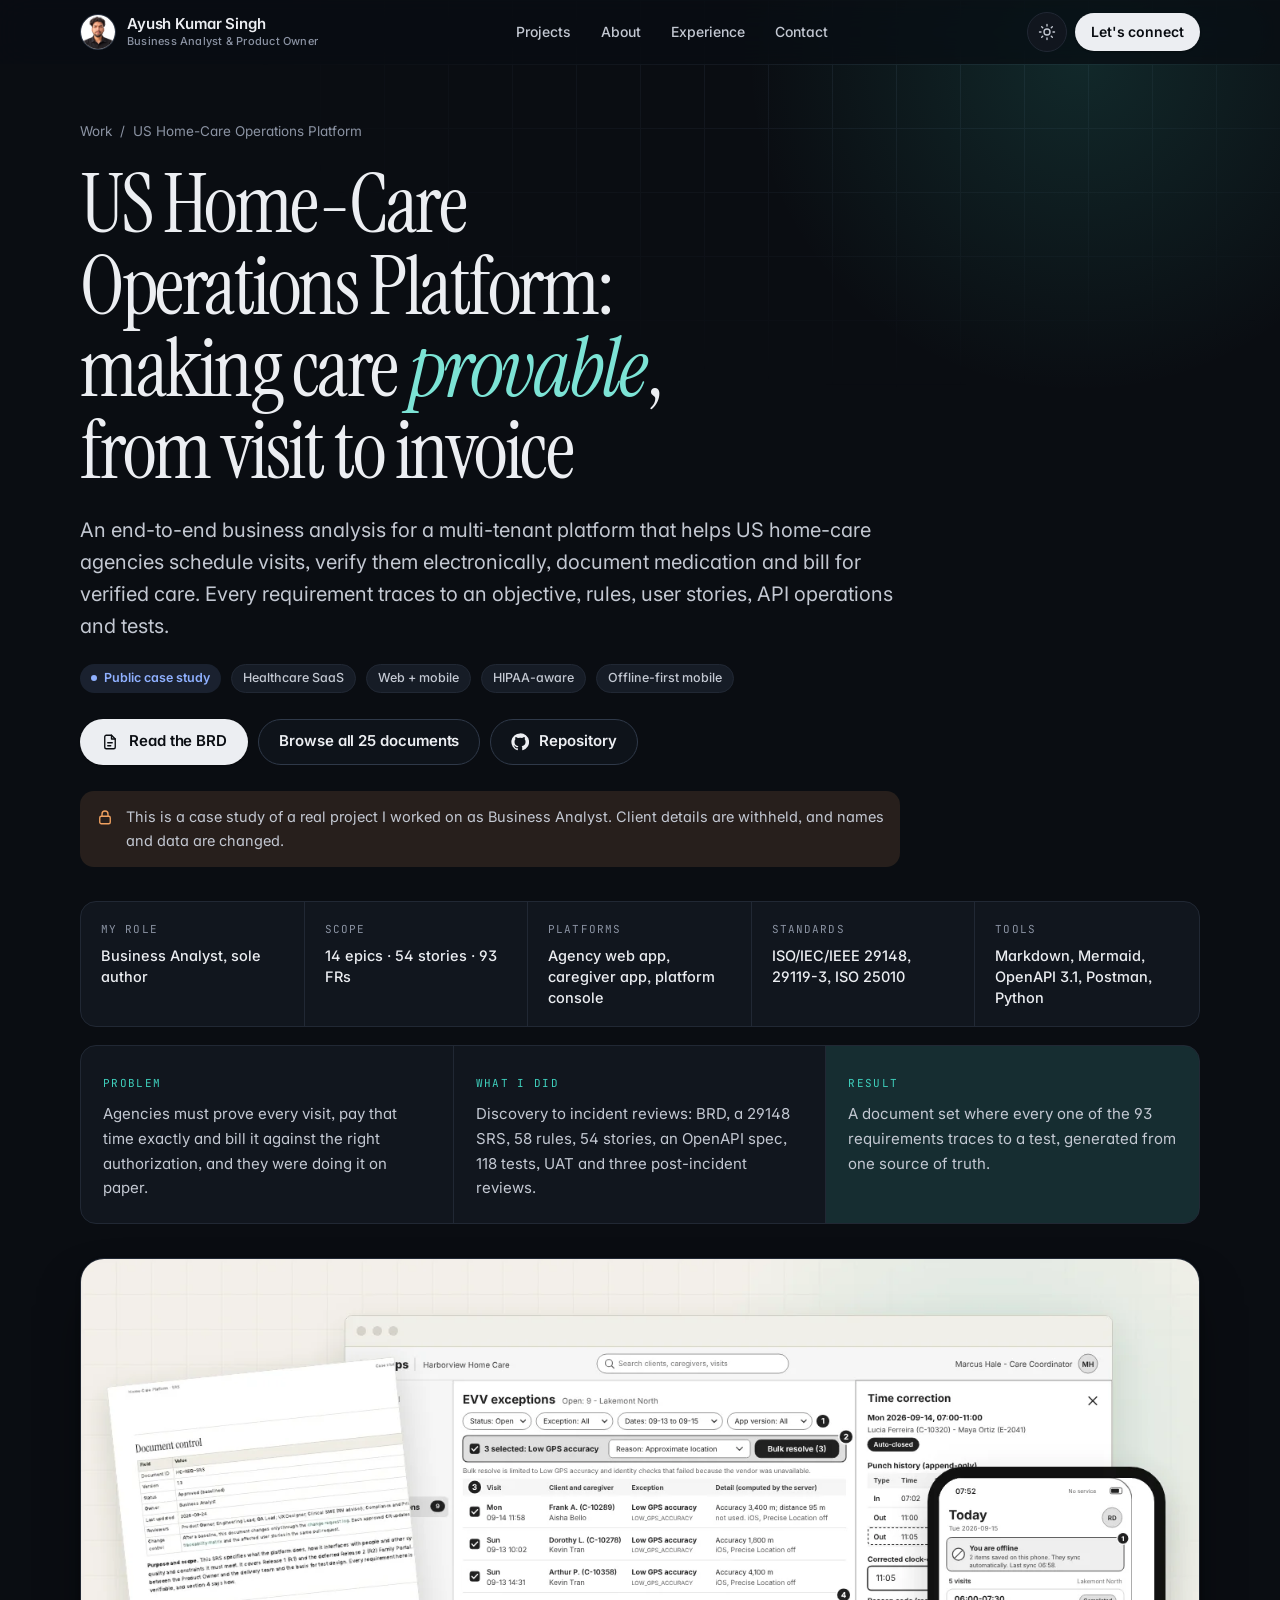
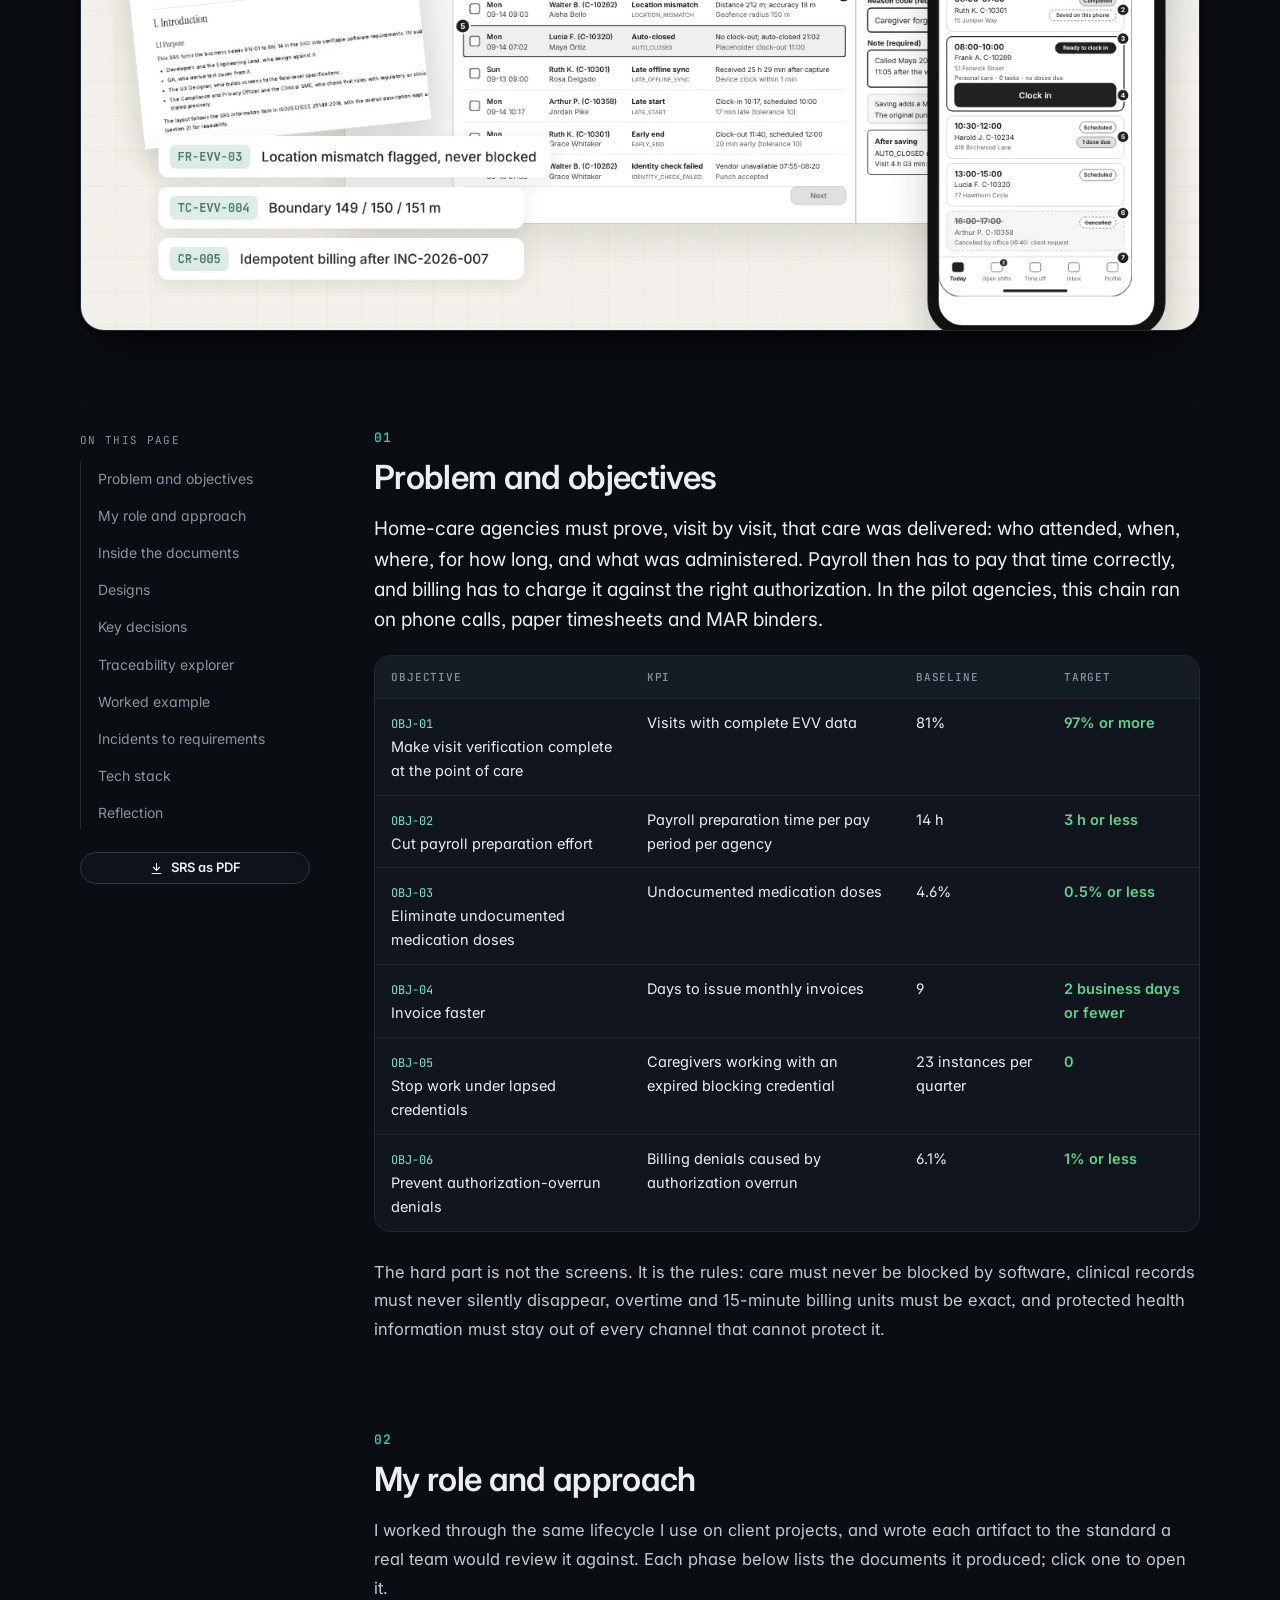
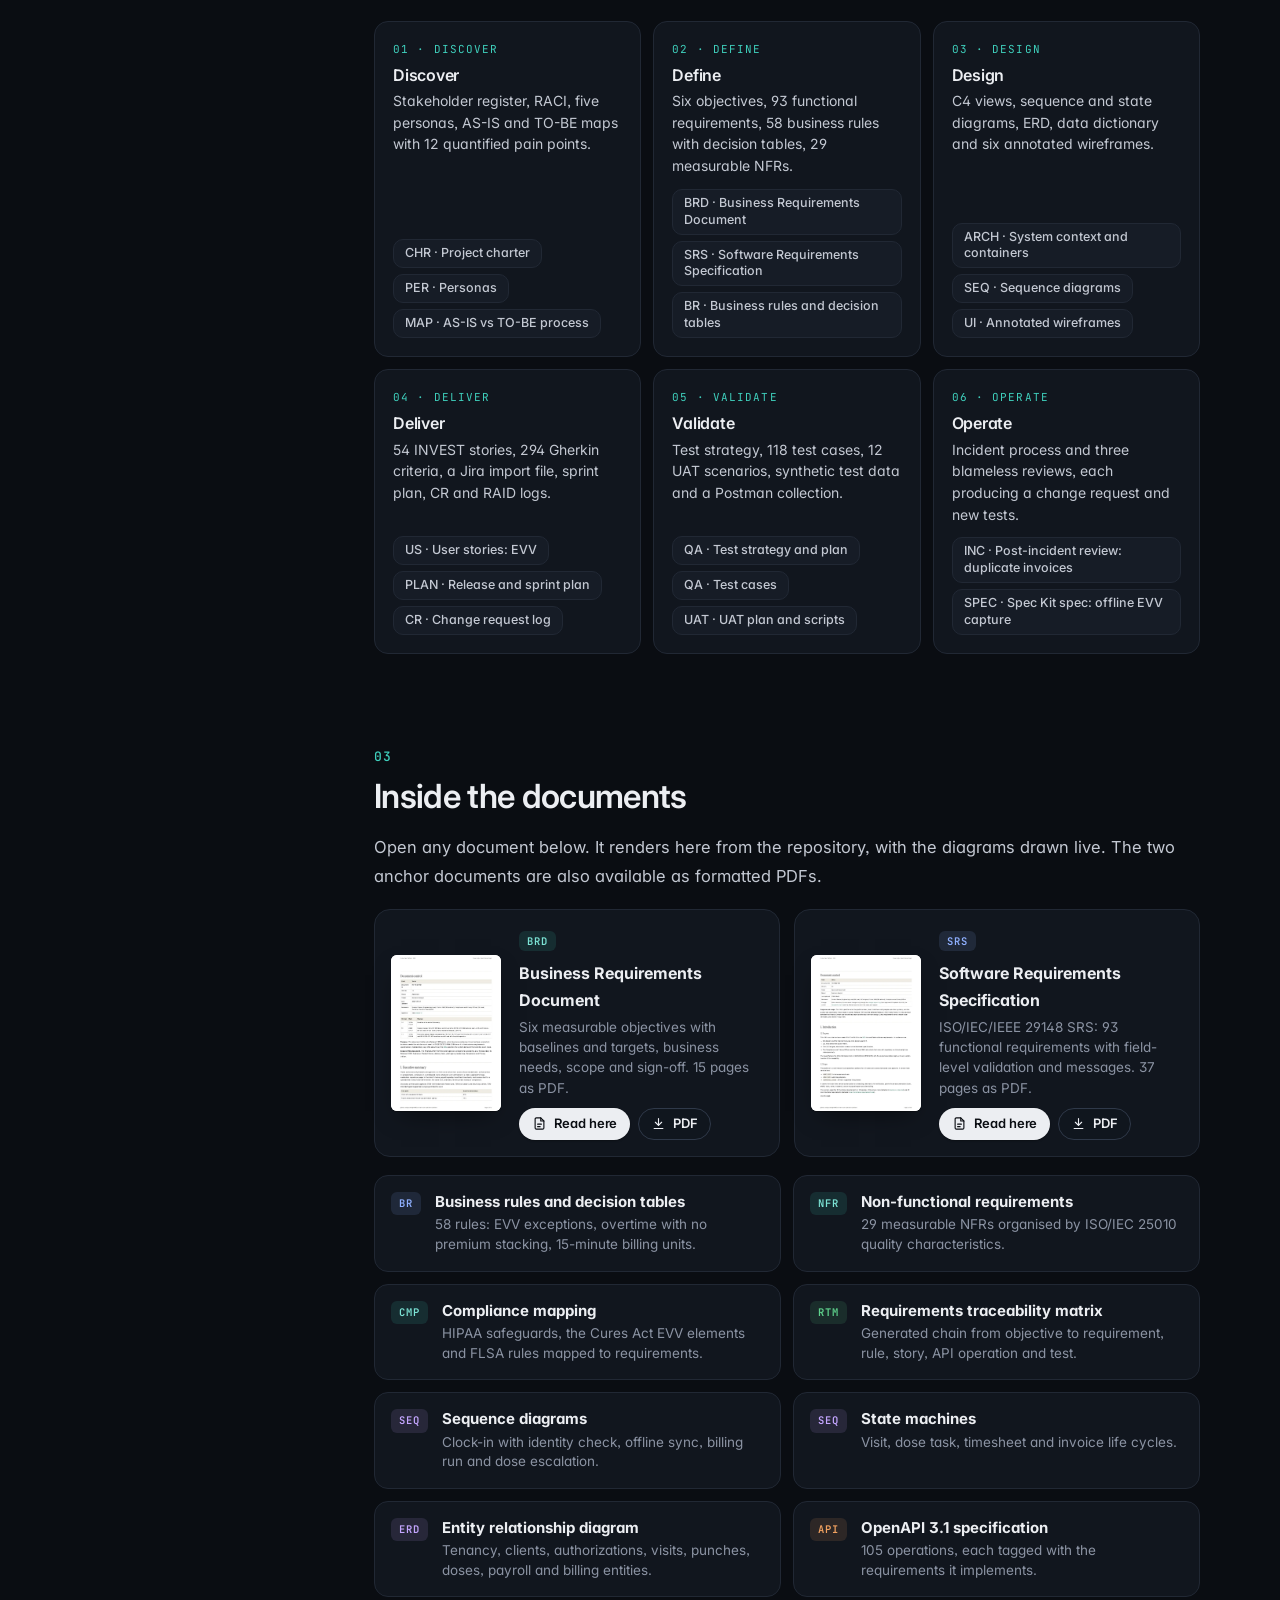
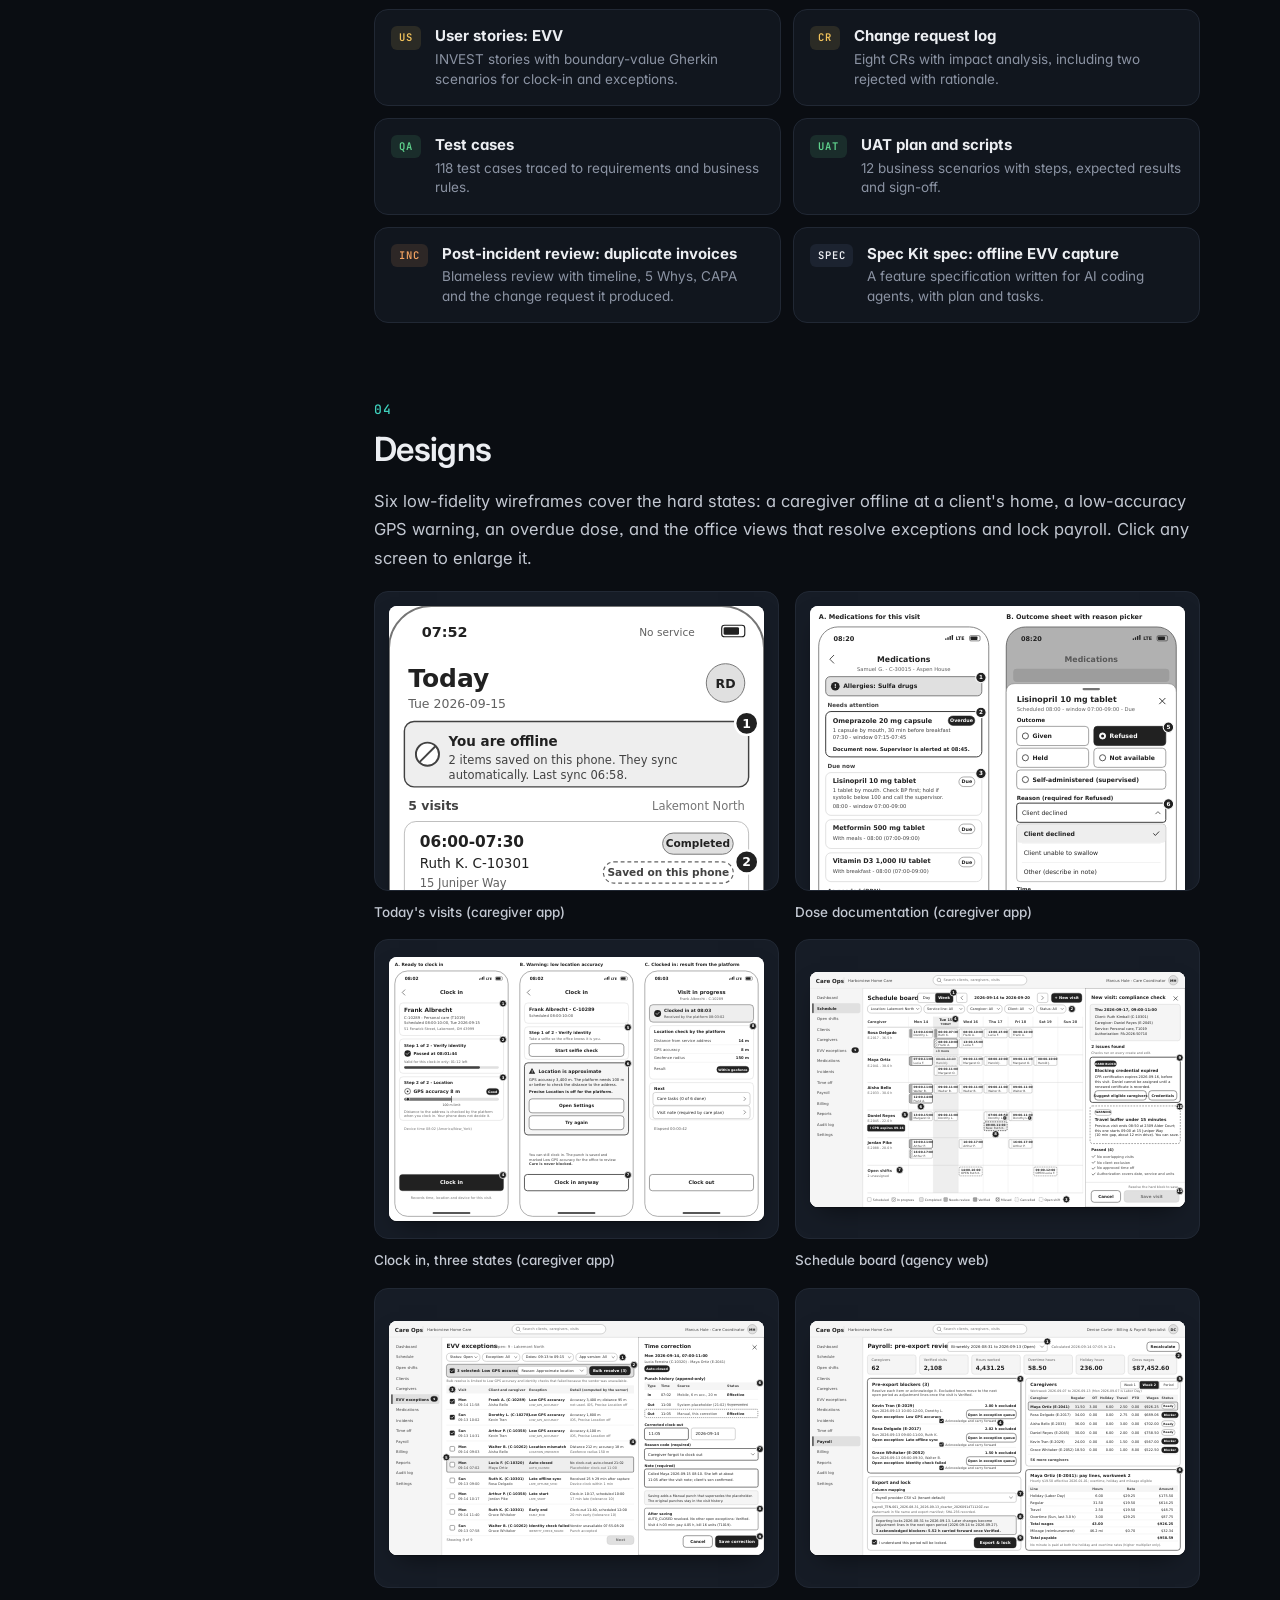
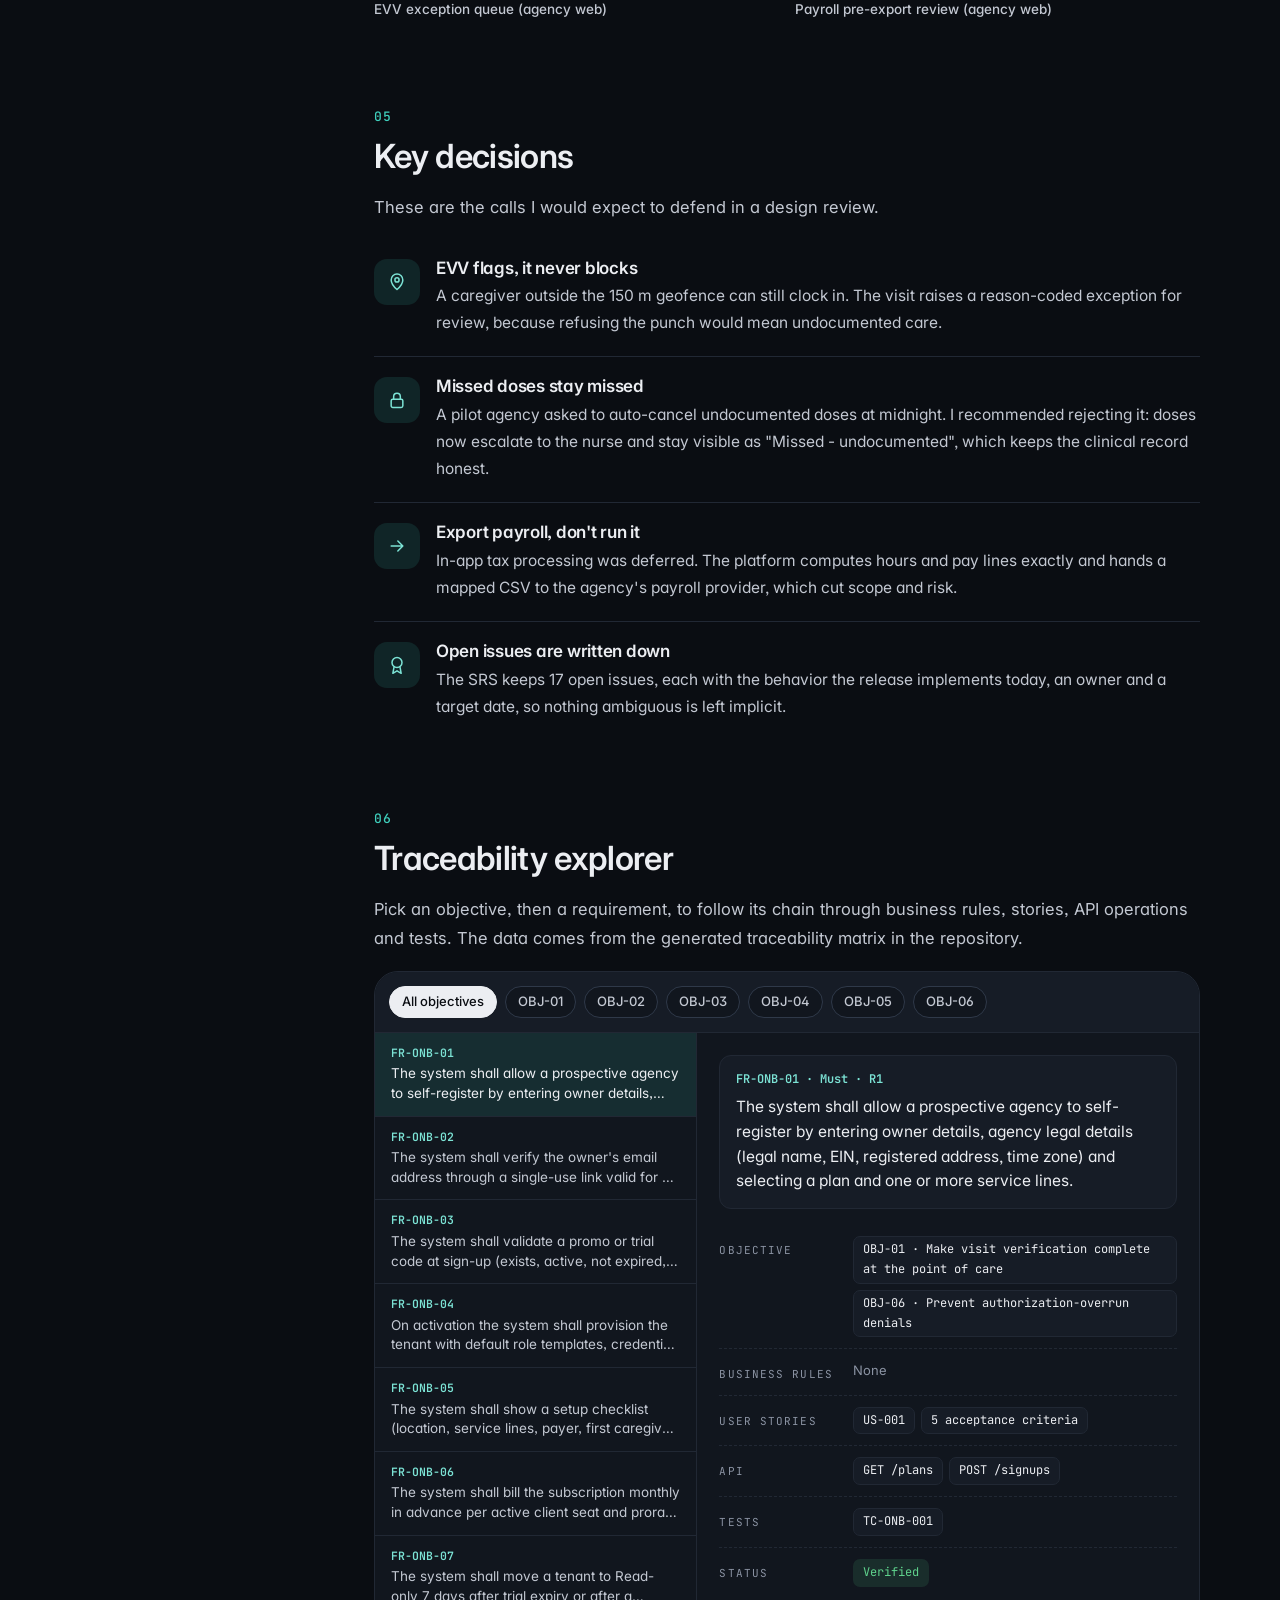
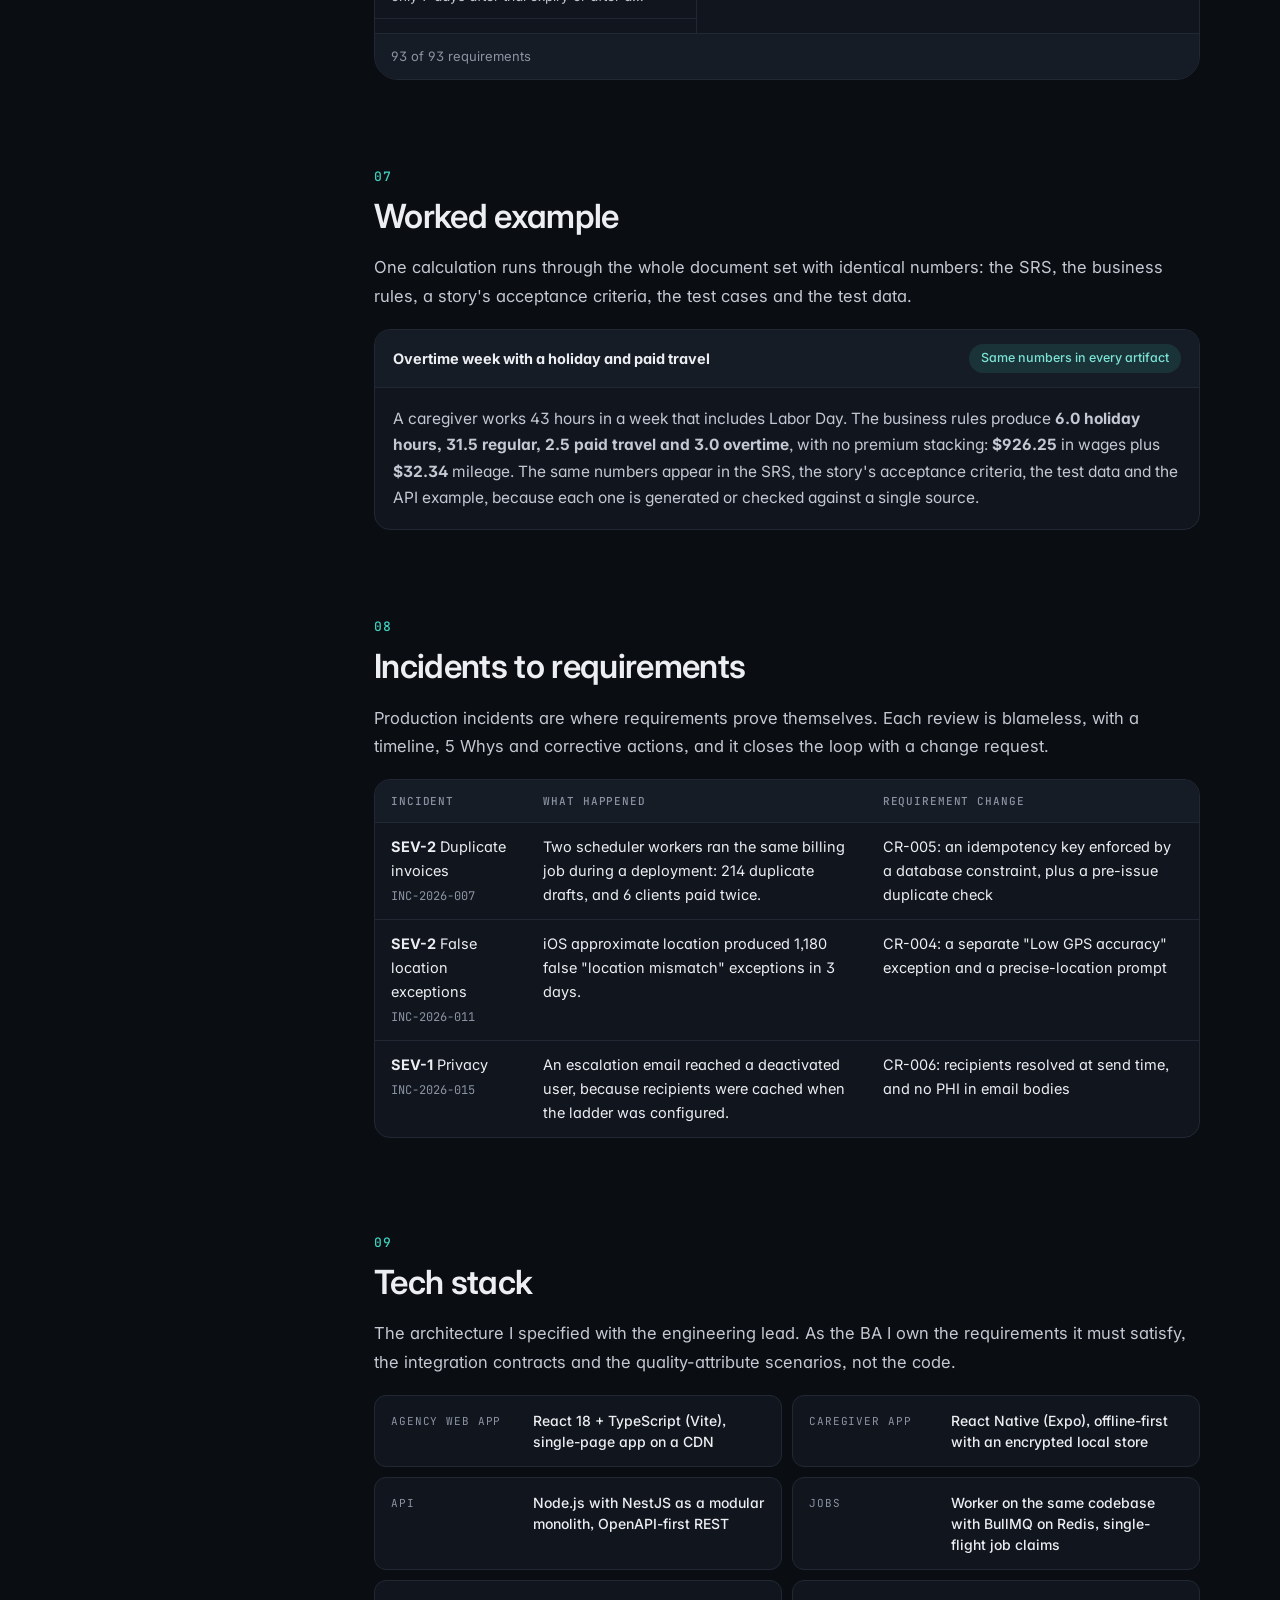
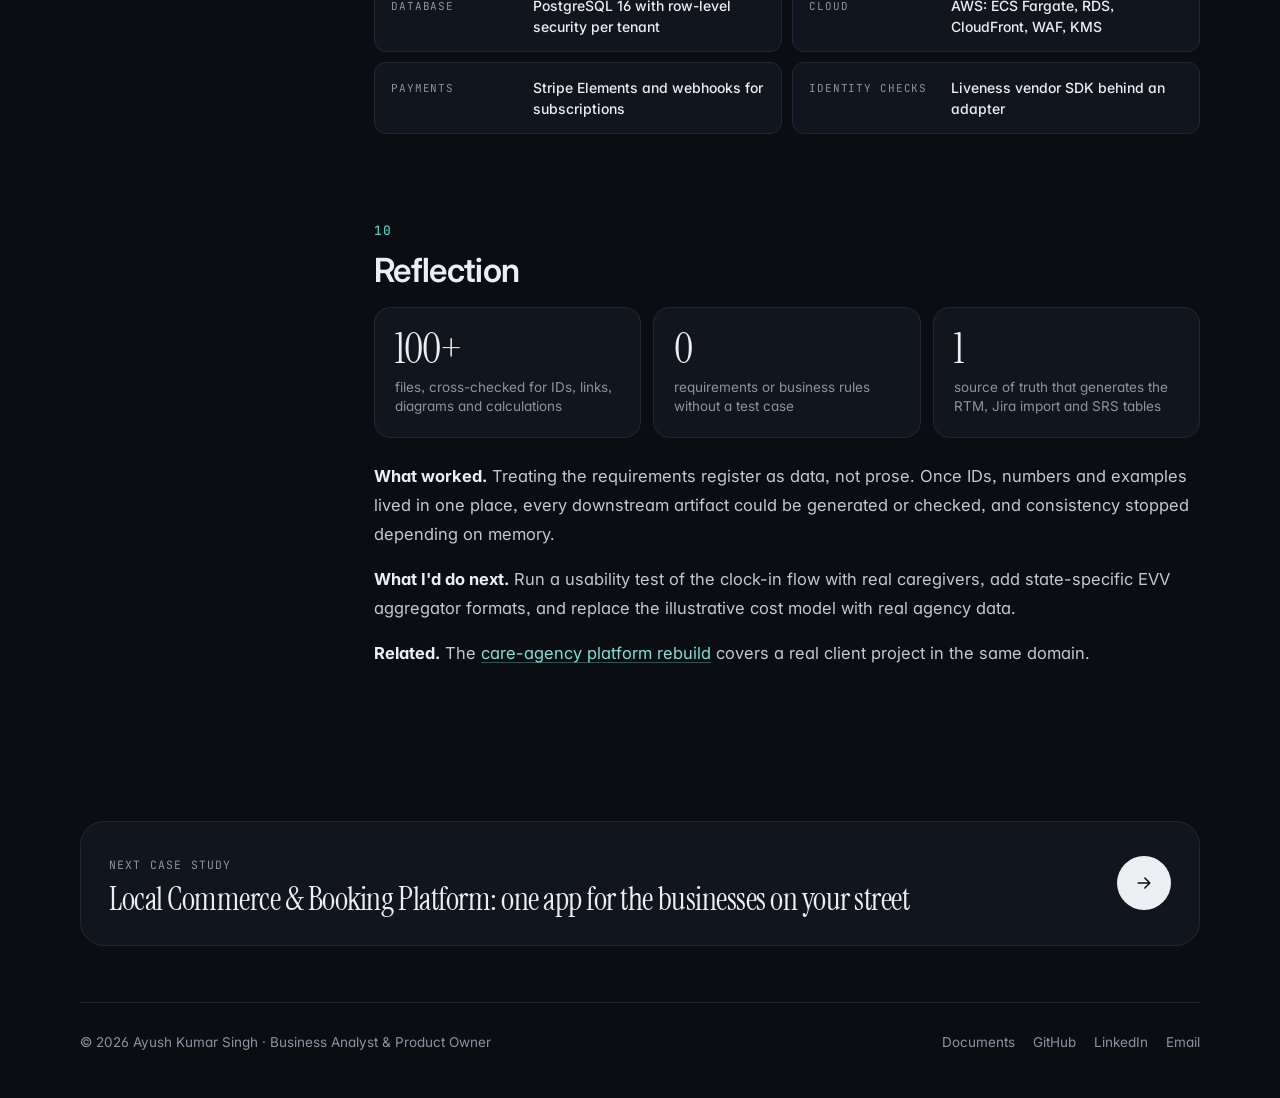
<file: case-studies/tendwell.html>
<!doctype html>
<html lang="en"><head><meta charset="utf-8"><meta name="viewport" content="width=device-width, initial-scale=1">
<title>Moved · Ayush Kumar Singh</title>
<meta name="robots" content="noindex">
<link rel="canonical" href="https://ayushsingh0456.github.io/case-studies/home-care.html">
<meta http-equiv="refresh" content="0; url=home-care.html">
</head><body><p>This case study has moved to <a href="home-care.html">home-care.html</a>.</p>
<script>location.replace("home-care.html" + location.search + location.hash);</script></body></html>
</file>
<file: css/styles.css>
/* ==========================================================================
   Ayush Kumar Singh · portfolio
   Design tokens, layout and components. No framework, no build step at runtime.
   ========================================================================== */

:root {
  --bg: #f6f4ef;
  --bg-2: #efece5;
  --surface: #ffffff;
  --surface-2: #f3f1ec;
  --surface-3: #ebe8e1;
  --text: #13151a;
  --text-2: #3b404b;
  --muted: #687080;
  --border: #e3dfd5;
  --border-strong: #cdc7b9;
  --accent: #0e7a6d;
  --accent-ink: #0a5a51;
  --accent-soft: #dcefeb;
  --accent-glow: rgb(14 122 109 / 0.16);
  --warm: #9a4810;
  --warm-soft: #f8e7d9;
  --ok: #1f7a43;
  --ok-soft: #ddf1e4;
  --warn: #8a5a00;
  --warn-soft: #f6ebcf;
  --info: #2f55b5;
  --info-soft: #e3eafb;
  --violet: #6b3fb0;
  --violet-soft: #eee6fa;
  --shadow-sm: 0 1px 2px rgb(20 22 28 / 0.05);
  --shadow-md: 0 1px 2px rgb(20 22 28 / 0.04), 0 10px 28px -10px rgb(20 22 28 / 0.14);
  --shadow-lg: 0 2px 4px rgb(20 22 28 / 0.04), 0 28px 56px -18px rgb(20 22 28 / 0.22);
  --paper-shadow: 0 1px 1px rgb(20 22 28 / 0.06), 0 6px 14px -6px rgb(20 22 28 / 0.18), 0 22px 40px -24px rgb(20 22 28 / 0.25);
  --radius-sm: 10px;
  --radius: 16px;
  --radius-lg: 24px;
  --font-sans: "Inter", ui-sans-serif, system-ui, -apple-system, "Segoe UI", Roboto, sans-serif;
  --font-display: "Instrument Serif", ui-serif, Georgia, "Times New Roman", serif;
  --font-mono: "JetBrains Mono", ui-monospace, SFMono-Regular, Menlo, Consolas, monospace;
  --maxw: 1200px;
  --gutter: clamp(20px, 4vw, 40px);
  --nav-h: 64px;
  color-scheme: light;
}

@media (prefers-color-scheme: dark) {
  :root:not([data-theme="light"]) {
    --bg: #0a0d12; --bg-2: #0d1118; --surface: #11161e; --surface-2: #161c26; --surface-3: #1c2330;
    --text: #eceef2; --text-2: #c3c8d2; --muted: #8b93a3; --border: #212834; --border-strong: #2f3949;
    --accent: #3fd0bd; --accent-ink: #7ce3d5; --accent-soft: rgb(63 208 189 / 0.12); --accent-glow: rgb(63 208 189 / 0.14);
    --warm: #f0a160; --warm-soft: rgb(240 161 96 / 0.12); --ok: #5fd38d; --ok-soft: rgb(95 211 141 / 0.12);
    --warn: #f2c35b; --warn-soft: rgb(242 195 91 / 0.12); --info: #8fb0ff; --info-soft: rgb(143 176 255 / 0.12);
    --violet: #c4a6ff; --violet-soft: rgb(196 166 255 / 0.12);
    --shadow-sm: 0 1px 2px rgb(0 0 0 / 0.3); --shadow-md: 0 1px 2px rgb(0 0 0 / 0.3), 0 10px 28px -10px rgb(0 0 0 / 0.55);
    --shadow-lg: 0 2px 4px rgb(0 0 0 / 0.3), 0 28px 56px -18px rgb(0 0 0 / 0.7);
    --paper-shadow: 0 1px 1px rgb(0 0 0 / 0.3), 0 10px 24px -10px rgb(0 0 0 / 0.6);
    color-scheme: dark;
  }
}
:root[data-theme="dark"] {
  --bg: #0a0d12; --bg-2: #0d1118; --surface: #11161e; --surface-2: #161c26; --surface-3: #1c2330;
  --text: #eceef2; --text-2: #c3c8d2; --muted: #8b93a3; --border: #212834; --border-strong: #2f3949;
  --accent: #3fd0bd; --accent-ink: #7ce3d5; --accent-soft: rgb(63 208 189 / 0.12); --accent-glow: rgb(63 208 189 / 0.14);
  --warm: #f0a160; --warm-soft: rgb(240 161 96 / 0.12); --ok: #5fd38d; --ok-soft: rgb(95 211 141 / 0.12);
  --warn: #f2c35b; --warn-soft: rgb(242 195 91 / 0.12); --info: #8fb0ff; --info-soft: rgb(143 176 255 / 0.12);
  --violet: #c4a6ff; --violet-soft: rgb(196 166 255 / 0.12);
  --shadow-sm: 0 1px 2px rgb(0 0 0 / 0.3); --shadow-md: 0 1px 2px rgb(0 0 0 / 0.3), 0 10px 28px -10px rgb(0 0 0 / 0.55);
  --shadow-lg: 0 2px 4px rgb(0 0 0 / 0.3), 0 28px 56px -18px rgb(0 0 0 / 0.7);
  --paper-shadow: 0 1px 1px rgb(0 0 0 / 0.3), 0 10px 24px -10px rgb(0 0 0 / 0.6);
  color-scheme: dark;
}

/* ---------- Base ---------- */
*, *::before, *::after { box-sizing: border-box; }
[hidden] { display: none !important; }
html { -webkit-text-size-adjust: 100%; scroll-behavior: smooth; scroll-padding-top: calc(var(--nav-h) + 24px); }
body {
  margin: 0; background: var(--bg); color: var(--text); font-family: var(--font-sans);
  font-size: 16px; line-height: 1.65; font-feature-settings: "cv11", "ss01", "ss03";
  -webkit-font-smoothing: antialiased; -moz-osx-font-smoothing: grayscale; overflow-x: hidden;
}
@view-transition { navigation: auto; }
img, svg { display: block; max-width: 100%; }
a { color: inherit; text-decoration: none; }
p { margin: 0 0 1em; }
h1, h2, h3, h4 { margin: 0; line-height: 1.15; font-weight: 600; letter-spacing: -0.015em; }
ul, ol { margin: 0; padding: 0; }
button { font: inherit; color: inherit; }
::selection { background: var(--accent); color: var(--bg); }
:focus-visible { outline: 2px solid var(--accent); outline-offset: 3px; border-radius: 6px; }
.skip-link { position: absolute; left: 16px; top: -60px; z-index: 200; background: var(--text); color: var(--bg); padding: 10px 16px; border-radius: 10px; font-weight: 600; transition: top .2s; }
.skip-link:focus { top: 12px; }
.visually-hidden { position: absolute !important; width: 1px; height: 1px; padding: 0; margin: -1px; overflow: hidden; clip: rect(0 0 0 0); white-space: nowrap; border: 0; }
.container { width: 100%; max-width: var(--maxw); margin: 0 auto; padding: 0 var(--gutter); position: relative; z-index: 1; }
.mono { font-family: var(--font-mono); }
.serif { font-family: var(--font-display); font-weight: 400; }
.muted { color: var(--muted); }
.nw { white-space: nowrap; }

/* Ambient backdrop */
.backdrop { pointer-events: none; position: absolute; inset: 0 0 auto 0; height: 900px; z-index: 0; overflow: hidden; }
.backdrop::before { content: ""; position: absolute; inset: 0; opacity: .55;
  background-image: linear-gradient(to right, var(--border) 1px, transparent 1px), linear-gradient(to bottom, var(--border) 1px, transparent 1px);
  background-size: 64px 64px; mask-image: radial-gradient(ellipse 70% 60% at 70% 0%, #000 10%, transparent 72%); -webkit-mask-image: radial-gradient(ellipse 70% 60% at 70% 0%, #000 10%, transparent 72%); }
.backdrop::after { content: ""; position: absolute; width: 760px; height: 760px; right: -180px; top: -320px; border-radius: 50%; background: radial-gradient(circle, var(--accent-glow), transparent 62%); }

/* ---------- Typographic bits ---------- */
.eyebrow { font-family: var(--font-mono); font-size: 12px; letter-spacing: .14em; text-transform: uppercase; color: var(--accent); font-weight: 500; }
.section-head { display: flex; align-items: flex-end; justify-content: space-between; gap: 24px; margin-bottom: 36px; flex-wrap: wrap; }
.section-head h2 { font-family: var(--font-display); font-weight: 400; font-size: clamp(36px, 4.6vw, 56px); line-height: 1.02; letter-spacing: -0.02em; margin-top: 12px; }
.section-head h2 em { color: var(--accent-ink); }
.section-head p { color: var(--text-2); max-width: 52ch; margin: 12px 0 0; }
.section { padding: 112px 0 0; position: relative; }
.section:last-of-type { padding-bottom: 40px; }
.link-arrow { display: inline-flex; align-items: center; gap: 8px; font-weight: 600; font-size: 15px; color: var(--text); }
.link-arrow svg { width: 16px; height: 16px; transition: transform .2s; }
.link-arrow:hover svg { transform: translateX(3px); }

/* ---------- Buttons, chips, tags ---------- */
.btn { display: inline-flex; align-items: center; justify-content: center; gap: 10px; height: 46px; padding: 0 20px; border-radius: 999px; font-weight: 600; font-size: 15px; letter-spacing: -0.005em; border: 1px solid transparent; cursor: pointer; white-space: nowrap; background: none; transition: transform .15s ease, background .2s, border-color .2s, box-shadow .2s, color .2s; }
.btn svg { width: 18px; height: 18px; flex: none; }
.btn-primary { background: var(--text); color: var(--bg); box-shadow: var(--shadow-sm); }
.btn-primary:hover { transform: translateY(-1px); box-shadow: var(--shadow-md); }
.btn-ghost { border-color: var(--border-strong); background: color-mix(in srgb, var(--surface) 70%, transparent); color: var(--text); }
.btn-ghost:hover { border-color: var(--text); }
.btn-accent { background: var(--accent); color: #fff; }
:root[data-theme="dark"] .btn-accent { color: #06201c; }
.btn-sm { height: 38px; padding: 0 15px; font-size: 14px; }
.btn-xs { height: 32px; padding: 0 12px; font-size: 13px; gap: 7px; }
.btn-xs svg { width: 15px; height: 15px; }
.icon-btn { width: 40px; height: 40px; border-radius: 999px; display: inline-grid; place-items: center; border: 1px solid var(--border); background: var(--surface); color: var(--text-2); cursor: pointer; transition: color .2s, border-color .2s, transform .15s; }
.icon-btn:hover { color: var(--text); border-color: var(--border-strong); transform: translateY(-1px); }
.icon-btn svg { width: 18px; height: 18px; }
.tags { display: flex; flex-wrap: wrap; gap: 8px; list-style: none; }
.tag { display: inline-flex; align-items: center; gap: 6px; padding: 4px 11px; border-radius: 999px; font-size: 12.5px; font-weight: 500; line-height: 1.5; background: var(--surface-2); color: var(--text-2); border: 1px solid var(--border); }
.tag-accent { background: var(--accent-soft); color: var(--accent-ink); border-color: transparent; }
.tag-tech { font-family: var(--font-mono); font-size: 11.5px; letter-spacing: .01em; }
.status { display: inline-flex; align-items: center; gap: 7px; font-size: 12.5px; font-weight: 600; padding: 4px 11px; border-radius: 999px; white-space: nowrap; }
.status::before { content: ""; width: 6px; height: 6px; border-radius: 50%; background: currentColor; }
.status-live { background: var(--ok-soft); color: var(--ok); }
.status-progress { background: var(--warn-soft); color: var(--warn); }
.status-concept { background: var(--warm-soft); color: var(--warm); }
.status-public { background: var(--info-soft); color: var(--info); }
.kind { font-family: var(--font-mono); font-size: 10.5px; font-weight: 600; letter-spacing: .08em; padding: 3px 8px; border-radius: 6px; background: var(--accent-soft); color: var(--accent-ink); }
.kind[data-k="SRS"], .kind[data-k="BR"] { background: var(--info-soft); color: var(--info); }
.kind[data-k="US"], .kind[data-k="CR"], .kind[data-k="PLAN"] { background: var(--warn-soft); color: var(--warn); }
.kind[data-k="SEQ"], .kind[data-k="ERD"], .kind[data-k="ARCH"], .kind[data-k="UI"] { background: var(--violet-soft); color: var(--violet); }
.kind[data-k="QA"], .kind[data-k="UAT"], .kind[data-k="RTM"] { background: var(--ok-soft); color: var(--ok); }
.kind[data-k="INC"], .kind[data-k="API"] { background: var(--warm-soft); color: var(--warm); }
.kind[data-k="SPEC"] { background: var(--surface-3); color: var(--text); }

.chips { display: flex; flex-wrap: wrap; gap: 8px; }
.chip { height: 36px; padding: 0 15px; border-radius: 999px; border: 1px solid var(--border-strong); background: var(--surface); font-size: 14px; font-weight: 500; color: var(--text-2); cursor: pointer; transition: all .2s; display: inline-flex; align-items: center; gap: 8px; }
.chip:hover { border-color: var(--text); color: var(--text); }
.chip[aria-pressed="true"] { background: var(--text); color: var(--bg); border-color: var(--text); }
.chip .count { font-family: var(--font-mono); font-size: 11px; opacity: .7; }
.chip.is-empty { opacity: .45; }

/* ---------- Navigation ---------- */
.nav { position: sticky; top: 0; z-index: 60; height: var(--nav-h); backdrop-filter: saturate(170%) blur(16px); -webkit-backdrop-filter: saturate(170%) blur(16px); background: color-mix(in srgb, var(--bg) 78%, transparent); border-bottom: 1px solid transparent; transition: border-color .25s, background .25s; }
.nav.scrolled { border-bottom-color: var(--border); }
.nav .container { height: 100%; display: flex; align-items: center; justify-content: space-between; gap: 20px; }
.brand { display: inline-flex; align-items: center; gap: 11px; font-weight: 600; font-size: 15px; letter-spacing: -0.01em; }
.brand-mark { position: relative; width: 32px; height: 32px; border-radius: 10px; display: grid; place-items: center; background: var(--text); color: var(--bg); font-family: var(--font-display); font-size: 19px; }
.brand-mark::after { content: ""; position: absolute; top: 5px; right: 5px; width: 5px; height: 5px; border-radius: 50%; background: var(--accent); }
.nav-links { display: flex; align-items: center; gap: 4px; list-style: none; }
.nav-links a { display: inline-flex; padding: 8px 13px; border-radius: 999px; font-size: 14px; font-weight: 500; color: var(--text-2); transition: background .2s, color .2s; }
.nav-links a:hover { color: var(--text); background: var(--surface-2); }
.nav-links a.active, .nav-links a[aria-current="page"] { color: var(--text); background: var(--surface-2); }
.nav-right { display: flex; align-items: center; gap: 8px; }
.nav .menu-btn { display: none; }
.theme-toggle .i-sun { display: none; }
:root[data-theme="dark"] .theme-toggle .i-sun { display: block; }
:root[data-theme="dark"] .theme-toggle .i-moon { display: none; }
.progress { position: absolute; left: 0; bottom: -1px; height: 2px; width: 0; background: var(--accent); }
.mobile-menu { display: none; }

/* ---------- Hero ---------- */
.hero { position: relative; padding: 72px 0 24px; }
.hero-grid { display: grid; grid-template-columns: minmax(0, 1.18fr) minmax(0, .82fr); gap: 56px; align-items: center; }
.hello { display: inline-flex; align-items: center; gap: 10px; padding: 6px 14px 6px 8px; border-radius: 999px; border: 1px solid var(--border); background: color-mix(in srgb, var(--surface) 80%, transparent); font-size: 13.5px; color: var(--text-2); }
.hello .dot { width: 22px; height: 22px; border-radius: 50%; display: grid; place-items: center; background: var(--accent-soft); }
.hello .dot::after { content: ""; width: 7px; height: 7px; border-radius: 50%; background: var(--accent); }
.hero h1 { font-family: var(--font-display); font-weight: 400; font-size: clamp(48px, 7.2vw, 92px); line-height: .98; letter-spacing: -0.03em; margin: 26px 0 26px; }
.hero h1 em { color: var(--accent-ink); }
.hero-sub { font-size: clamp(17px, 1.6vw, 19.5px); color: var(--text-2); max-width: 56ch; line-height: 1.6; margin: 0; }
.hero-sub strong { color: var(--text); font-weight: 600; }
.hero-cta { display: flex; flex-wrap: wrap; gap: 12px; margin-top: 34px; }
.proof { display: grid; grid-template-columns: repeat(4, minmax(0, 1fr)); margin-top: 48px; border-top: 1px solid var(--border); }
.proof-item { padding: 18px 16px 0 0; }
.proof-item + .proof-item { padding-left: 16px; border-left: 1px solid var(--border); }
.proof-item b { display: block; font-family: var(--font-display); font-weight: 400; font-size: 38px; line-height: 1; letter-spacing: -0.02em; color: var(--text); }
.proof-item b small { font-family: var(--font-sans); font-size: 16px; color: var(--accent); font-weight: 600; margin-left: 2px; }
.proof-item span { display: block; font-size: 13px; color: var(--muted); margin-top: 8px; line-height: 1.4; }

.portrait { position: relative; justify-self: end; width: min(100%, 440px); }
.portrait-frame { position: relative; }
.portrait-ring { position: relative; border-radius: 50%; padding: 12px; background: conic-gradient(from 200deg, var(--accent), color-mix(in srgb, var(--accent) 20%, var(--surface)) 40%, var(--surface) 60%, color-mix(in srgb, var(--accent) 45%, var(--surface)) 85%, var(--accent)); box-shadow: var(--shadow-lg); }
.portrait-ring::after { content: ""; position: absolute; inset: 6px; border-radius: 50%; background: var(--bg); z-index: 0; }
.portrait-ring { isolation: isolate; }
.portrait-ring picture, .portrait-ring img { position: relative; z-index: 1; display: block; width: 100%; height: auto; aspect-ratio: 1 / 1; object-fit: cover; border-radius: 50%; background: #fafafa; }
.portrait-caption { display: flex; align-items: center; justify-content: space-between; gap: 12px; padding: 22px 6px 0; }
.portrait-caption .tag svg { width: 14px; height: 14px; }
.portrait-caption b { display: block; font-size: 15px; }
.portrait-caption span { font-size: 13px; color: var(--muted); }
.float-chip { z-index: 3; position: absolute; display: flex; align-items: center; gap: 10px; padding: 10px 14px 10px 10px; border-radius: 14px; background: color-mix(in srgb, var(--surface) 92%, transparent); border: 1px solid var(--border); box-shadow: var(--shadow-md); backdrop-filter: blur(10px); -webkit-backdrop-filter: blur(10px); font-size: 13px; line-height: 1.3; animation: floaty 7s ease-in-out infinite; }
.float-chip .ic { width: 32px; height: 32px; border-radius: 9px; display: grid; place-items: center; flex: none; font-family: var(--font-mono); font-size: 10px; font-weight: 700; letter-spacing: .04em; }
.float-chip b { display: block; font-weight: 600; font-size: 13px; color: var(--text); }
.float-chip small { color: var(--muted); font-size: 12px; }
.fc-1 { left: -70px; top: 40px; }
.fc-2 { right: -40px; top: 44%; animation-delay: -2.4s; }
.fc-3 { left: -56px; bottom: 120px; animation-delay: -4.6s; }
@keyframes floaty { 0%, 100% { transform: translateY(0); } 50% { transform: translateY(-8px); } }

.domains { display: flex; align-items: center; gap: 14px 22px; flex-wrap: wrap; margin-top: 72px; padding: 22px 0; border-top: 1px solid var(--border); border-bottom: 1px solid var(--border); color: var(--muted); font-size: 14px; }
.domains .label { font-family: var(--font-mono); font-size: 11.5px; letter-spacing: .12em; text-transform: uppercase; }
.domains ul { display: flex; flex-wrap: wrap; gap: 10px 26px; list-style: none; }
.domains li { display: inline-flex; align-items: center; gap: 9px; color: var(--text-2); font-weight: 500; }
.domains li svg { width: 18px; height: 18px; color: var(--accent); }

/* ---------- Bento ---------- */
.bento { display: grid; grid-template-columns: repeat(12, minmax(0, 1fr)); gap: 16px; }
.cell { position: relative; overflow: hidden; border-radius: var(--radius-lg); border: 1px solid var(--border); background: var(--surface); padding: 26px; transition: border-color .25s, box-shadow .25s, transform .25s; }
.cell:hover { border-color: var(--border-strong); box-shadow: var(--shadow-md); }
.cell h3 { font-size: 17px; margin-bottom: 8px; }
.cell p { color: var(--text-2); font-size: 15px; margin: 0; }
.cell .k { font-family: var(--font-mono); font-size: 11.5px; letter-spacing: .12em; text-transform: uppercase; color: var(--muted); display: block; margin-bottom: 14px; }
.span-7 { grid-column: span 7; } .span-5 { grid-column: span 5; } .span-4 { grid-column: span 4; } .span-6 { grid-column: span 6; } .span-8 { grid-column: span 8; } .span-12 { grid-column: span 12; } .span-3 { grid-column: span 3; }
.docstack { display: grid; grid-template-columns: repeat(4, minmax(0, 1fr)); gap: 10px; margin-top: 18px; }
.docstack a { position: relative; display: flex; flex-direction: column; gap: 10px; padding: 14px; border-radius: 12px; background: var(--surface-2); border: 1px solid var(--border); transition: transform .2s, border-color .2s, background .2s; min-height: 108px; }
.docstack a:hover { transform: translateY(-3px); border-color: var(--accent); background: var(--surface); }
.docstack a b { font-size: 13.5px; line-height: 1.3; color: var(--text); }
.docstack a span:last-child { font-size: 12px; color: var(--muted); margin-top: auto; }
.counters { display: grid; grid-template-columns: 1fr 1fr; gap: 0; margin-top: 8px; }
.counter { padding: 16px 0; border-bottom: 1px solid var(--border); }
.counter:nth-child(odd) { padding-right: 16px; border-right: 1px solid var(--border); }
.counter:nth-child(even) { padding-left: 16px; }
.counter:nth-last-child(-n+2) { border-bottom: 0; }
.counter b { display: block; font-family: var(--font-display); font-weight: 400; font-size: 44px; line-height: 1; letter-spacing: -0.02em; }
.counter b small { font-family: var(--font-sans); font-size: 17px; font-weight: 600; color: var(--accent); margin-left: 2px; }
.counter > span { display: block; font-size: 13px; color: var(--muted); margin-top: 6px; line-height: 1.4; }
.list-check { list-style: none; display: grid; gap: 9px; margin-top: 14px; }
.list-check li { display: flex; gap: 10px; font-size: 14.5px; color: var(--text-2); line-height: 1.45; }
.list-check li::before { content: ""; flex: none; width: 18px; height: 18px; margin-top: 1px; border-radius: 6px; background: var(--accent-soft) url("data:image/svg+xml,%3Csvg xmlns='http://www.w3.org/2000/svg' viewBox='0 0 24 24' fill='none' stroke='%230e7a6d' stroke-width='3' stroke-linecap='round' stroke-linejoin='round'%3E%3Cpath d='m5 12 5 5L20 7'/%3E%3C/svg%3E") center / 12px no-repeat; }
.list-check li b { color: var(--text); font-weight: 600; }
.ai-flow { display: grid; grid-template-columns: repeat(2, minmax(0, 1fr)); gap: 8px; margin-top: 18px; }
.ai-step { padding: 12px; border-radius: 12px; background: var(--surface-2); border: 1px solid var(--border); font-size: 13px; line-height: 1.35; color: var(--text-2); position: relative; }
.ai-step b { display: block; font-family: var(--font-mono); font-size: 10.5px; letter-spacing: .1em; color: var(--accent); margin-bottom: 6px; }
.ai-step:nth-child(odd)::after { content: ""; position: absolute; right: -7px; top: 50%; width: 6px; height: 6px; border-top: 2px solid var(--border-strong); border-right: 2px solid var(--border-strong); transform: translateY(-50%) rotate(45deg); }

/* ---------- Work ---------- */
.work-filters { margin-bottom: 26px; }
.work-grid { display: grid; grid-template-columns: repeat(2, minmax(0, 1fr)); gap: 20px; }
.case { position: relative; display: flex; flex-direction: column; border-radius: var(--radius-lg); border: 1px solid var(--border); background: var(--surface); overflow: hidden; transition: transform .3s ease, box-shadow .3s ease, border-color .3s ease, opacity .3s ease; }
.case:hover { transform: translateY(-4px); box-shadow: var(--shadow-lg); border-color: var(--border-strong); }
.case.is-hidden { display: none; }
.case-visual { position: relative; overflow: hidden; background: var(--surface-2); border-bottom: 1px solid var(--border); aspect-ratio: 16 / 9.6; }
.case-visual img { width: 100%; height: 100%; object-fit: cover; transition: transform .6s cubic-bezier(.2,.7,.2,1); }
.case:hover .case-visual img { transform: scale(1.03); }
.case-visual svg { width: 100%; height: 100%; }
.case-body { display: flex; flex-direction: column; padding: 26px 28px 28px; flex: 1; }
.case-top { display: flex; align-items: center; justify-content: space-between; gap: 12px; margin-bottom: 14px; flex-wrap: wrap; }
.case-kicker { font-size: 13px; color: var(--muted); font-weight: 500; }
.case-title { font-family: var(--font-display); font-weight: 400; font-size: clamp(28px, 2.6vw, 36px); line-height: 1.06; letter-spacing: -0.02em; }
.case-featured .case-title { font-size: clamp(32px, 3.2vw, 44px); }
.case-link::after { content: ""; position: absolute; inset: 0; z-index: 1; }
.case-desc { color: var(--text-2); font-size: 15.5px; margin: 14px 0 20px; }
.metrics { display: grid; grid-template-columns: repeat(3, minmax(0, 1fr)); gap: 10px; margin-bottom: 20px; }
.metric { padding: 12px 13px; border-radius: 12px; background: var(--surface-2); }
.metric b { display: block; font-family: var(--font-display); font-weight: 400; font-size: 27px; line-height: 1.04; }
.metric span { display: block; font-size: 12.5px; color: var(--muted); line-height: 1.35; margin-top: 4px; }
.case-tech { margin-top: auto; }
.case-actions { position: relative; z-index: 2; display: flex; flex-wrap: wrap; gap: 8px; margin-top: 18px; }
.more-projects { margin-top: 64px; display: grid; grid-template-columns: minmax(0, 0.8fr) minmax(0, 2fr); gap: 40px; }
.more-projects h3 { font-family: var(--font-display); font-weight: 400; font-size: 34px; line-height: 1.05; letter-spacing: -0.02em; }
.more-projects > div > p { color: var(--text-2); font-size: 15px; margin-top: 14px; }
.proj-list { list-style: none; display: grid; gap: 10px; }
.proj { border: 1px solid var(--border); border-radius: var(--radius); background: var(--surface); overflow: hidden; transition: border-color .2s, box-shadow .2s; }
.proj[open] { box-shadow: var(--shadow-md); border-color: var(--border-strong); }
.proj summary { list-style: none; cursor: pointer; display: grid; grid-template-columns: minmax(0, 1fr) auto auto; gap: 14px; align-items: center; padding: 18px 20px; }
.proj summary::-webkit-details-marker { display: none; }
.proj-name { font-weight: 600; font-size: 16px; }
.proj-sub { font-size: 13.5px; color: var(--muted); margin-top: 2px; }
.chev { width: 28px; height: 28px; border-radius: 999px; display: grid; place-items: center; border: 1px solid var(--border); color: var(--muted); transition: transform .25s; }
.chev svg { width: 14px; height: 14px; }
.proj[open] .chev { transform: rotate(180deg); }
.proj-body { padding: 0 20px 20px; color: var(--text-2); font-size: 15px; }
.proj-body ul { list-style: none; display: grid; gap: 8px; margin: 4px 0 14px; }
.proj-body li { position: relative; padding-left: 18px; }
.proj-body li::before { content: ""; position: absolute; left: 0; top: .7em; width: 6px; height: 6px; border-radius: 2px; background: var(--accent); }
.proj-body .deliv { font-size: 13.5px; color: var(--muted); }
.proj-body .deliv b { color: var(--text-2); }
.also { margin-top: 14px; font-size: 14px; color: var(--muted); }
.nda { display: flex; gap: 10px; align-items: flex-start; font-size: 13.5px; color: var(--muted); margin-top: 16px; }
.nda svg { width: 16px; height: 16px; flex: none; margin-top: 3px; }

/* ---------- Library tiles ---------- */
.lib-grid { display: grid; grid-template-columns: repeat(3, minmax(0, 1fr)); gap: 18px; }
.doc-card { position: relative; display: flex; flex-direction: column; border-radius: var(--radius); border: 1px solid var(--border); background: var(--surface); overflow: hidden; cursor: pointer; text-align: left; padding: 0; transition: transform .25s, box-shadow .25s, border-color .25s; }
.doc-card:hover { transform: translateY(-3px); box-shadow: var(--shadow-lg); border-color: var(--border-strong); }
.doc-thumb { position: relative; height: 188px; background: linear-gradient(160deg, var(--surface-2), var(--surface-3)); overflow: hidden; border-bottom: 1px solid var(--border); }
.doc-thumb .paper { position: absolute; left: 50%; top: 22px; width: 62%; transform: translateX(-50%) rotate(-2deg); border-radius: 6px; background: #fff; box-shadow: var(--paper-shadow); overflow: hidden; transition: transform .35s cubic-bezier(.2,.7,.2,1); }
.doc-thumb .paper img { width: 100%; height: auto; }
.doc-thumb .paper.back { transform: translateX(-46%) rotate(4deg); top: 30px; opacity: .65; }
.doc-card:hover .paper.front { transform: translateX(-50%) rotate(0deg) translateY(-4px); }
.doc-thumb .glyph { position: absolute; inset: 0; display: grid; place-items: center; }
.doc-thumb .glyph svg { width: 84%; height: 82%; }
.doc-thumb.wf img { position: absolute; left: 50%; top: 18px; transform: translateX(-50%); height: calc(100% + 30px); width: auto; border-radius: 10px; box-shadow: var(--paper-shadow); background: #fff; }
.doc-thumb.wf.wide img { width: 84%; height: auto; top: 22px; }
.doc-meta { padding: 16px 18px 18px; display: flex; flex-direction: column; gap: 8px; flex: 1; }
.doc-meta .row { display: flex; align-items: center; justify-content: space-between; gap: 10px; }
.doc-meta .proj-tag { font-size: 12px; color: var(--muted); font-weight: 500; }
.doc-meta b { font-size: 15.5px; line-height: 1.3; color: var(--text); }
.doc-meta p { margin: 0; font-size: 13.5px; color: var(--text-2); line-height: 1.5; }
.doc-meta .stat { margin-top: auto; padding-top: 6px; font-family: var(--font-mono); font-size: 11.5px; color: var(--accent-ink); }

/* ---------- Process ---------- */
.process { display: grid; grid-template-columns: minmax(0, 0.9fr) minmax(0, 1.6fr); gap: 28px; }
.steps { list-style: none; display: grid; gap: 6px; align-content: start; }
.step-btn { width: 100%; display: grid; grid-template-columns: 44px minmax(0, 1fr); gap: 14px; align-items: center; padding: 14px 16px; border-radius: 14px; border: 1px solid transparent; background: none; cursor: pointer; text-align: left; transition: background .2s, border-color .2s; }
.step-btn:hover { background: var(--surface-2); }
.step-btn[aria-selected="true"] { background: var(--surface); border-color: var(--border); box-shadow: var(--shadow-md); }
.step-btn .n { width: 44px; height: 44px; border-radius: 12px; display: grid; place-items: center; font-family: var(--font-mono); font-size: 13px; font-weight: 600; color: var(--muted); background: var(--surface-2); border: 1px solid var(--border); transition: all .2s; }
.step-btn[aria-selected="true"] .n { background: var(--text); color: var(--bg); border-color: var(--text); }
.step-btn b { display: block; font-size: 16px; }
.step-btn small { display: block; font-size: 13px; color: var(--muted); }
.step-panel { border-radius: var(--radius-lg); border: 1px solid var(--border); background: var(--surface); padding: 30px; }
.step-panel[hidden] { display: none; }
.step-panel h3 { font-family: var(--font-display); font-weight: 400; font-size: 38px; letter-spacing: -0.02em; margin-bottom: 10px; }
.step-panel > p { color: var(--text-2); margin-bottom: 22px; }
.panel-cols { display: grid; grid-template-columns: repeat(2, minmax(0, 1fr)); gap: 24px; }
.panel-cols h4 { font-family: var(--font-mono); font-size: 11.5px; letter-spacing: .12em; text-transform: uppercase; color: var(--muted); font-weight: 500; margin-bottom: 12px; }
.panel-cols .list-check { margin-top: 0; }
.cadence { margin-top: 20px; display: grid; grid-template-columns: repeat(5, minmax(0, 1fr)); gap: 0; border: 1px solid var(--border); border-radius: var(--radius); overflow: hidden; background: var(--surface); }
.cad { padding: 18px 16px; border-right: 1px solid var(--border); position: relative; }
.cad:last-child { border-right: 0; }
.cad .when { font-family: var(--font-mono); font-size: 10.5px; letter-spacing: .1em; text-transform: uppercase; color: var(--accent); }
.cad b { display: block; font-size: 15px; margin: 6px 0 4px; }
.cad p { margin: 0; font-size: 13px; color: var(--muted); line-height: 1.45; }

/* ---------- Experience ---------- */
.xp { display: grid; grid-template-columns: minmax(0, 0.8fr) minmax(0, 2fr); gap: 40px; }
.xp-side { position: sticky; top: calc(var(--nav-h) + 24px); align-self: start; }
.xp-side .section-head { margin-bottom: 0; }
.timeline { list-style: none; display: grid; gap: 18px; }
.job { border-radius: var(--radius-lg); border: 1px solid var(--border); background: var(--surface); padding: 28px; }
.job-head { display: flex; justify-content: space-between; gap: 16px; flex-wrap: wrap; align-items: baseline; }
.job-title { font-size: 20px; font-weight: 600; }
.job-title .at { color: var(--muted); font-weight: 500; }
.job-when { font-family: var(--font-mono); font-size: 12px; color: var(--muted); letter-spacing: .04em; text-transform: uppercase; }
.job-meta { font-size: 14px; color: var(--muted); margin-top: 4px; }
.job-intro { color: var(--text-2); margin: 16px 0 18px; font-size: 15.5px; }
.resp { display: grid; grid-template-columns: repeat(2, minmax(0, 1fr)); gap: 12px; }
.resp-item { padding: 16px; border-radius: 14px; background: var(--surface-2); border: 1px solid var(--border); }
.resp-item h4 { font-size: 14.5px; margin-bottom: 8px; display: flex; align-items: center; gap: 9px; }
.resp-item h4 svg { width: 17px; height: 17px; color: var(--accent); }
.resp-item ul { list-style: none; display: grid; gap: 6px; }
.resp-item li { font-size: 13.8px; color: var(--text-2); line-height: 1.5; padding-left: 14px; position: relative; }
.resp-item li::before { content: ""; position: absolute; left: 0; top: .62em; width: 5px; height: 5px; border-radius: 50%; background: var(--accent); opacity: .8; }
.award { display: flex; gap: 14px; align-items: center; margin-top: 16px; padding: 15px 18px; border-radius: 14px; background: linear-gradient(120deg, var(--warm-soft), transparent 75%); border: 1px solid var(--border); }
.award-icon { width: 38px; height: 38px; border-radius: 11px; display: grid; place-items: center; background: var(--warm); color: #fff; flex: none; }
.award-icon svg { width: 19px; height: 19px; }
.award b { display: block; font-size: 15px; }
.award span { font-size: 13.5px; color: var(--muted); }

/* ---------- Toolkit ---------- */
.tk { display: grid; grid-template-columns: repeat(3, minmax(0, 1fr)); gap: 16px; }
.tk-group { border-radius: var(--radius); border: 1px solid var(--border); background: var(--surface); padding: 22px; }
.tk-group h3 { font-size: 15px; display: flex; align-items: center; gap: 10px; margin-bottom: 14px; }
.tk-group h3 .ic { width: 30px; height: 30px; border-radius: 9px; display: grid; place-items: center; background: var(--accent-soft); color: var(--accent-ink); }
.tk-group h3 .ic svg { width: 16px; height: 16px; }
.tk-group .tags { gap: 7px; }
.tk-wide { grid-column: span 3; display: grid; grid-template-columns: minmax(0, 0.7fr) minmax(0, 2fr); gap: 24px; align-items: center; }
.tk-wide p { margin: 6px 0 0; color: var(--text-2); font-size: 14.5px; }

/* ---------- Recognition ---------- */
.rec { display: grid; grid-template-columns: repeat(3, minmax(0, 1fr)); gap: 16px; }
.rec-card { border-radius: var(--radius); border: 1px solid var(--border); background: var(--surface); padding: 24px; }
.rec-card .k { font-family: var(--font-mono); font-size: 11.5px; letter-spacing: .1em; text-transform: uppercase; color: var(--muted); }
.rec-card h3 { font-size: 18px; margin: 10px 0 6px; }
.rec-card p { margin: 0; color: var(--text-2); font-size: 14.5px; }
.rec-card.hl { background: linear-gradient(140deg, var(--warm-soft), var(--surface) 70%); }

/* ---------- Contact ---------- */
.contact { position: relative; overflow: hidden; border-radius: 32px; padding: clamp(32px, 6vw, 64px); background: var(--text); color: var(--bg); display: grid; grid-template-columns: minmax(0, 1.3fr) minmax(0, 1fr); gap: 32px; align-items: end; }
.contact::before { content: ""; position: absolute; width: 520px; height: 520px; right: -140px; top: -220px; border-radius: 50%; background: radial-gradient(circle, var(--accent) 0%, transparent 64%); opacity: .5; filter: blur(8px); }
.contact > * { position: relative; }
.contact .eyebrow { color: var(--accent); }
:root:not([data-theme="dark"]) .contact .eyebrow { color: #7ce3d5; }
.contact h2 { font-family: var(--font-display); font-weight: 400; font-size: clamp(40px, 5.4vw, 68px); line-height: 1; letter-spacing: -0.025em; margin-top: 14px; }
.contact p { color: color-mix(in srgb, var(--bg) 72%, transparent); margin: 18px 0 0; max-width: 46ch; }
.contact-actions { display: grid; gap: 10px; justify-items: stretch; }
.contact-actions .btn { justify-content: space-between; height: 54px; padding: 0 22px; }
.contact .btn-primary { background: var(--bg); color: var(--text); }
.contact .btn-ghost { color: var(--bg); background: transparent; border-color: color-mix(in srgb, var(--bg) 30%, transparent); }
.contact .btn-ghost:hover { border-color: var(--bg); }

/* ---------- Footer ---------- */
.site-foot { margin-top: 56px; padding: 28px 0 44px; border-top: 1px solid var(--border); display: flex; justify-content: space-between; gap: 18px; flex-wrap: wrap; color: var(--muted); font-size: 13.5px; }
.site-foot nav { display: flex; gap: 18px; flex-wrap: wrap; }
.site-foot a:hover { color: var(--text); }

/* ---------- Toast ---------- */
.toast { position: fixed; left: 50%; bottom: 28px; transform: translate(-50%, 20px); opacity: 0; z-index: 300; background: var(--text); color: var(--bg); padding: 11px 18px; border-radius: 999px; font-size: 14px; font-weight: 500; box-shadow: var(--shadow-lg); transition: opacity .2s, transform .2s; pointer-events: none; }
.toast.show { opacity: 1; transform: translate(-50%, 0); }

/* ---------- Reveal ---------- */
.reveal { opacity: 0; transform: translateY(14px); transition: opacity .7s ease, transform .7s ease; }
.reveal.in { opacity: 1; transform: none; }

/* ==========================================================================
   Case-study pages
   ========================================================================== */
.crumbs { display: flex; gap: 8px; align-items: center; font-size: 13.5px; color: var(--muted); }
.crumbs a:hover { color: var(--text); }
.cs-hero { padding: 56px 0 36px; position: relative; }
.cs-hero h1 { font-family: var(--font-display); font-weight: 400; font-size: clamp(44px, 6.4vw, 84px); line-height: 1; letter-spacing: -0.03em; max-width: 17ch; margin: 22px 0 22px; }
.cs-hero h1 em { color: var(--accent-ink); }
.cs-sub { font-size: clamp(17px, 1.6vw, 20px); color: var(--text-2); max-width: 64ch; line-height: 1.6; }
.cs-badges { display: flex; flex-wrap: wrap; gap: 10px; margin-top: 22px; align-items: center; }
.cs-cta { display: flex; flex-wrap: wrap; gap: 10px; margin-top: 26px; }
.disclaimer { display: flex; gap: 12px; align-items: flex-start; margin-top: 26px; padding: 14px 16px; border-radius: 14px; background: var(--warm-soft); color: var(--text-2); font-size: 14.5px; max-width: 820px; }
.disclaimer svg { width: 18px; height: 18px; flex: none; color: var(--warm); margin-top: 3px; }
.meta-grid { display: grid; grid-template-columns: repeat(5, minmax(0, 1fr)); border: 1px solid var(--border); border-radius: var(--radius); background: var(--surface); margin-top: 34px; overflow: hidden; }
.meta { padding: 18px 20px; border-right: 1px solid var(--border); }
.meta:last-child { border-right: 0; }
.meta dt { font-family: var(--font-mono); font-size: 11px; text-transform: uppercase; letter-spacing: .1em; color: var(--muted); }
.meta dd { margin: 7px 0 0; font-size: 14.5px; font-weight: 500; line-height: 1.45; color: var(--text); }
.tldr { margin-top: 18px; display: grid; grid-template-columns: repeat(3, minmax(0, 1fr)); gap: 0; border-radius: var(--radius); overflow: hidden; border: 1px solid var(--border); background: var(--surface); }
.tldr > div { padding: 22px; border-right: 1px solid var(--border); }
.tldr > div:last-child { border-right: 0; background: var(--accent-soft); }
.tldr .k { font-family: var(--font-mono); font-size: 11px; letter-spacing: .12em; text-transform: uppercase; color: var(--accent); }
.tldr p { margin: 8px 0 0; font-size: 15px; color: var(--text-2); }

.cs-cover { margin-top: 34px; border-radius: var(--radius-lg); overflow: hidden; border: 1px solid var(--border); box-shadow: var(--shadow-lg); background: var(--surface-2); }
.cs-cover img { width: 100%; height: auto; }
.cs-layout { display: grid; grid-template-columns: 230px minmax(0, 1fr); gap: 64px; padding: 64px 0 40px; }
.toc { position: sticky; top: calc(var(--nav-h) + 28px); align-self: start; }
.toc p { font-family: var(--font-mono); font-size: 11px; letter-spacing: .12em; text-transform: uppercase; color: var(--muted); margin-bottom: 12px; }
.toc ol { list-style: none; display: grid; gap: 2px; border-left: 1px solid var(--border); }
.toc a { display: block; padding: 6px 0 6px 16px; margin-left: -1px; border-left: 2px solid transparent; color: var(--muted); font-size: 14px; transition: color .2s, border-color .2s; }
.toc a:hover { color: var(--text); }
.toc a.active { color: var(--text); border-left-color: var(--accent); font-weight: 500; }
.toc .toc-cta { margin-top: 22px; display: grid; gap: 8px; }
.prose { min-width: 0; }
.prose > section { padding-bottom: 72px; scroll-margin-top: calc(var(--nav-h) + 24px); }
.prose h2 { font-size: clamp(26px, 2.6vw, 34px); letter-spacing: -0.02em; margin-bottom: 18px; font-weight: 600; }
.prose h2 .num { font-family: var(--font-mono); font-size: 13px; color: var(--accent); font-weight: 500; display: block; margin-bottom: 12px; letter-spacing: .1em; }
.prose h3 { font-size: 19px; margin: 30px 0 12px; }
.prose p, .prose li { color: var(--text-2); font-size: 16.5px; line-height: 1.75; }
.prose p strong, .prose li strong { color: var(--text); }
.prose .lede { font-size: 19px; color: var(--text); line-height: 1.6; }
.prose ul.list { list-style: none; display: grid; gap: 10px; margin: 6px 0 18px; }
.prose ul.list li { padding-left: 22px; position: relative; }
.prose ul.list li::before { content: ""; position: absolute; left: 2px; top: .78em; width: 7px; height: 7px; border-radius: 2px; background: var(--accent); }
.prose a.inline { color: var(--accent-ink); text-decoration: underline; text-decoration-color: color-mix(in srgb, var(--accent) 40%, transparent); text-underline-offset: 3px; }
.callout { border: 1px solid var(--border); border-left: 3px solid var(--accent); background: var(--surface); border-radius: 14px; padding: 18px 20px; margin: 22px 0; }
.callout .label { font-family: var(--font-mono); font-size: 11px; text-transform: uppercase; letter-spacing: .12em; color: var(--accent); }
.callout p { margin: 8px 0 0; font-size: 16px; }
.table-wrap { overflow-x: auto; border: 1px solid var(--border); border-radius: var(--radius); background: var(--surface); margin: 18px 0 26px; }
table { width: 100%; border-collapse: collapse; font-size: 14.5px; }
th, td { text-align: left; padding: 12px 16px; border-bottom: 1px solid var(--border); vertical-align: top; }
th { font-family: var(--font-mono); font-size: 11px; text-transform: uppercase; letter-spacing: .08em; color: var(--muted); font-weight: 500; background: var(--surface-2); white-space: nowrap; }
tr:last-child td { border-bottom: 0; }
td.up { color: var(--ok); font-weight: 600; }
td.res { font-weight: 600; color: var(--accent-ink); }
.phase-grid { display: grid; grid-template-columns: repeat(3, minmax(0, 1fr)); gap: 12px; margin: 18px 0 24px; }
.phase { padding: 18px; border: 1px solid var(--border); border-radius: 14px; background: var(--surface); display: flex; flex-direction: column; }
.phase .n { font-family: var(--font-mono); font-size: 11px; color: var(--accent); letter-spacing: .1em; }
.phase h4 { font-size: 16px; margin: 8px 0 6px; }
.phase p { font-size: 14px; margin: 0 0 12px; line-height: 1.55; }
.phase .tags { margin-top: auto; gap: 6px; }
.phase .tags button { cursor: pointer; text-align: left; border-radius: 10px; line-height: 1.35; padding-top: 5px; padding-bottom: 5px; height: auto; }
.decision { display: grid; grid-template-columns: 46px minmax(0, 1fr); gap: 16px; padding: 20px 0; border-bottom: 1px solid var(--border); }
.decision:last-child { border-bottom: 0; }
.decision .ico { width: 46px; height: 46px; border-radius: 13px; display: grid; place-items: center; background: var(--accent-soft); color: var(--accent-ink); }
.decision .ico svg { width: 20px; height: 20px; }
.decision h4 { font-size: 17px; margin-bottom: 4px; }
.decision p { margin: 0; font-size: 15.5px; }
.outcomes { display: grid; grid-template-columns: repeat(3, minmax(0, 1fr)); gap: 12px; margin: 18px 0 24px; }
.outcome { padding: 20px; border-radius: 16px; background: var(--surface); border: 1px solid var(--border); }
.outcome b { display: block; font-family: var(--font-display); font-weight: 400; font-size: 42px; line-height: 1; letter-spacing: -0.02em; }
.outcome span { display: block; font-size: 13.5px; color: var(--muted); margin-top: 8px; line-height: 1.45; }
.doc-row { display: grid; grid-template-columns: repeat(2, minmax(0, 1fr)); gap: 14px; margin: 18px 0; }
.pdf-card { display: grid; grid-template-columns: 110px minmax(0, 1fr); gap: 18px; align-items: center; padding: 16px; border-radius: 16px; border: 1px solid var(--border); background: var(--surface); transition: border-color .2s, box-shadow .2s, transform .2s; }
.pdf-card:hover { border-color: var(--border-strong); box-shadow: var(--shadow-md); transform: translateY(-2px); }
.pdf-card .pg { border-radius: 6px; overflow: hidden; box-shadow: var(--paper-shadow); background: #fff; aspect-ratio: 210 / 297; }
.pdf-card .pg img { width: 100%; height: 100%; object-fit: cover; object-position: top; }
.pdf-card b { display: block; font-size: 16px; color: var(--text); }
.pdf-card p { margin: 4px 0 10px; font-size: 13.5px; color: var(--muted); line-height: 1.5; }
.pdf-card .acts { display: flex; flex-wrap: wrap; gap: 8px; }
.art-grid { display: grid; grid-template-columns: repeat(2, minmax(0, 1fr)); gap: 12px; margin: 18px 0 8px; }
.art { display: grid; grid-template-columns: auto minmax(0, 1fr); gap: 14px; align-items: start; padding: 16px; border-radius: 14px; border: 1px solid var(--border); background: var(--surface); cursor: pointer; text-align: left; transition: border-color .2s, transform .2s, box-shadow .2s; }
.art:hover { border-color: var(--accent); transform: translateY(-2px); box-shadow: var(--shadow-md); }
.art b { display: block; font-size: 15px; color: var(--text); line-height: 1.3; }
.art span.d { display: block; font-size: 13.5px; color: var(--muted); line-height: 1.45; margin-top: 4px; }
.gallery { display: grid; grid-template-columns: repeat(2, minmax(0, 1fr)); gap: 16px; margin: 18px 0; }
.gallery button { all: unset; cursor: zoom-in; display: flex; flex-direction: column; gap: 10px; }
.gallery .shot { border-radius: 14px; border: 1px solid var(--border); background: var(--surface-2); height: 300px; overflow: hidden; display: grid; place-items: center; padding: 14px; transition: border-color .2s, box-shadow .2s; }
.gallery button:hover .shot { border-color: var(--accent); box-shadow: var(--shadow-md); }
.gallery button:focus-visible .shot { outline: 2px solid var(--accent); outline-offset: 2px; }
.gallery .shot img { max-height: 100%; width: auto; border-radius: 8px; box-shadow: var(--paper-shadow); background: #fff; }
.gallery .shot img { max-width: 100%; object-fit: contain; }
.gallery span { font-size: 13.5px; color: var(--text-2); font-weight: 500; }
.stack-table { display: grid; grid-template-columns: repeat(2, minmax(0, 1fr)); gap: 10px; margin: 18px 0; }
.stack-row { display: grid; grid-template-columns: 130px minmax(0, 1fr); gap: 12px; padding: 14px 16px; border-radius: 12px; background: var(--surface); border: 1px solid var(--border); font-size: 14px; }
.stack-row dt { font-family: var(--font-mono); font-size: 11px; letter-spacing: .08em; text-transform: uppercase; color: var(--muted); padding-top: 2px; }
.stack-row dd { margin: 0; color: var(--text); font-weight: 500; line-height: 1.5; }
.next-case { display: flex; justify-content: space-between; align-items: center; gap: 20px; padding: 28px; margin: 24px 0 24px; border: 1px solid var(--border); border-radius: var(--radius-lg); background: var(--surface); transition: border-color .2s, box-shadow .2s; }
.next-case:hover { border-color: var(--border-strong); box-shadow: var(--shadow-md); }
.next-case .k { font-family: var(--font-mono); font-size: 11.5px; color: var(--muted); text-transform: uppercase; letter-spacing: .1em; }
.next-case b { display: block; font-family: var(--font-display); font-weight: 400; font-size: 32px; letter-spacing: -0.015em; margin-top: 6px; line-height: 1.1; }
.next-case .arrow-c { width: 54px; height: 54px; border-radius: 999px; display: grid; place-items: center; background: var(--text); color: var(--bg); flex: none; transition: transform .2s; }
.next-case:hover .arrow-c { transform: translateX(4px); }
.next-case .arrow-c svg { width: 20px; height: 20px; }

/* Worked example */
.calc { border-radius: 16px; border: 1px solid var(--border); background: var(--surface); overflow: hidden; margin: 18px 0; }
.calc-head { padding: 14px 18px; border-bottom: 1px solid var(--border); background: var(--surface-2); display: flex; justify-content: space-between; gap: 12px; align-items: center; }
.calc-head b { font-size: 14.5px; }
.calc-body { padding: 18px; font-size: 15.5px; color: var(--text-2); line-height: 1.7; }
.calc-body .ids { margin-top: 12px; }

/* Traceability explorer */
.trace-x { border-radius: var(--radius-lg); border: 1px solid var(--border); background: var(--surface); overflow: hidden; margin: 18px 0; }
.trace-x-head { display: flex; flex-wrap: wrap; gap: 8px; padding: 14px; border-bottom: 1px solid var(--border); background: var(--surface-2); }
.trace-x-head .chip { height: 32px; font-size: 13px; padding: 0 12px; }
.trace-x-body { display: grid; grid-template-columns: minmax(0, 0.9fr) minmax(0, 1.4fr); height: 600px; }
.fr-list { border-right: 1px solid var(--border); overflow: auto; overscroll-behavior: contain; }
.chain { overflow: auto; overscroll-behavior: contain; }
.fr-list button { all: unset; box-sizing: border-box; display: block; width: 100%; cursor: pointer; padding: 12px 16px; border-bottom: 1px solid var(--border); font-size: 13.5px; color: var(--text-2); line-height: 1.45; }
.fr-list button:hover { background: var(--surface-2); }
.fr-list button[aria-selected="true"] { background: var(--accent-soft); color: var(--text); }
.fr-list button b { display: block; font-family: var(--font-mono); font-size: 11.5px; color: var(--accent-ink); margin-bottom: 3px; font-weight: 600; }
.fr-list button span { display: -webkit-box; -webkit-line-clamp: 2; -webkit-box-orient: vertical; overflow: hidden; }
.chain { padding: 22px; }
.chain .stmt { font-size: 15.5px; color: var(--text); line-height: 1.6; padding: 14px 16px; border-radius: 12px; background: var(--surface-2); border: 1px solid var(--border); }
.chain .stmt .id { font-family: var(--font-mono); font-size: 12px; color: var(--accent-ink); font-weight: 600; display: block; margin-bottom: 6px; }
.links { display: grid; gap: 0; margin-top: 16px; position: relative; }
.link-row { display: grid; grid-template-columns: 120px minmax(0, 1fr); gap: 14px; padding: 11px 0; border-bottom: 1px dashed var(--border); align-items: start; }
.link-row:last-child { border-bottom: 0; }
.link-row dt { font-family: var(--font-mono); font-size: 11px; letter-spacing: .1em; text-transform: uppercase; color: var(--muted); padding-top: 5px; }
.link-row dd { margin: 0; display: flex; flex-wrap: wrap; gap: 6px; }
.idpill { font-family: var(--font-mono); font-size: 12px; padding: 3px 9px; border-radius: 7px; background: var(--surface-2); border: 1px solid var(--border); color: var(--text); }
.idpill.ok { background: var(--ok-soft); color: var(--ok); border-color: transparent; }
.trace-note { padding: 12px 16px; border-top: 1px solid var(--border); font-size: 13px; color: var(--muted); background: var(--surface-2); }

/* ==========================================================================
   Document viewer (dialog) + lightbox
   ========================================================================== */
dialog.viewer, dialog.lightbox { padding: 0; border: 0; background: transparent; max-width: none; max-height: none; width: 100vw; height: 100dvh; margin: 0; color: var(--text); }
dialog.viewer::backdrop, dialog.lightbox::backdrop { background: rgb(8 10 14 / 0.62); backdrop-filter: blur(4px); }
.vw { position: absolute; inset: 24px; max-width: 1180px; margin: 0 auto; display: flex; flex-direction: column; background: var(--bg); border-radius: 22px; border: 1px solid var(--border); box-shadow: var(--shadow-lg); overflow: hidden; animation: pop .25s ease; }
@keyframes pop { from { opacity: 0; transform: translateY(10px) scale(.99); } to { opacity: 1; transform: none; } }
.vw-head { display: flex; align-items: center; gap: 14px; padding: 14px 18px; border-bottom: 1px solid var(--border); background: var(--surface); }
.vw-head .title { min-width: 0; flex: 1; }
.vw-head .title b { display: block; font-size: 16px; white-space: nowrap; overflow: hidden; text-overflow: ellipsis; }
.vw-head .title span { display: block; font-size: 12.5px; color: var(--muted); font-family: var(--font-mono); white-space: nowrap; overflow: hidden; text-overflow: ellipsis; }
.vw-acts { display: flex; gap: 8px; flex: none; }
.vw-main { flex: 1; min-height: 0; display: grid; grid-template-columns: 240px minmax(0, 1fr); }
.vw-toc { border-right: 1px solid var(--border); overflow: auto; padding: 18px 10px 18px 16px; background: var(--surface); }
.vw-toc p { font-family: var(--font-mono); font-size: 10.5px; letter-spacing: .12em; text-transform: uppercase; color: var(--muted); margin: 0 0 10px 6px; }
.vw-toc a { display: block; padding: 5px 8px; border-radius: 8px; font-size: 13px; color: var(--text-2); line-height: 1.35; }
.vw-toc a.l3 { padding-left: 20px; font-size: 12.5px; color: var(--muted); }
.vw-toc a:hover { background: var(--surface-2); color: var(--text); }
.vw-body { overflow: auto; padding: 36px clamp(20px, 5vw, 64px) 64px; scroll-behavior: smooth; }
.vw-note { display: flex; gap: 10px; align-items: center; font-size: 13px; color: var(--muted); margin-bottom: 22px; padding: 10px 14px; border-radius: 10px; background: var(--surface-2); border: 1px solid var(--border); }
.vw-note svg { width: 16px; height: 16px; flex: none; }
.md { max-width: 900px; margin: 0 auto; font-size: 15.5px; line-height: 1.7; color: var(--text-2); }
.md h1 { font-family: var(--font-display); font-weight: 400; font-size: clamp(34px, 4vw, 46px); line-height: 1.05; letter-spacing: -0.02em; color: var(--text); margin: 0 0 22px; }
.md h2 { font-size: 23px; color: var(--text); margin: 40px 0 14px; padding-top: 14px; border-top: 1px solid var(--border); scroll-margin-top: 16px; }
.md h3 { font-size: 18px; color: var(--text); margin: 28px 0 10px; scroll-margin-top: 16px; }
.md h4 { font-size: 16px; color: var(--text); margin: 22px 0 8px; }
.md p { margin: 0 0 14px; }
.md ul, .md ol { padding-left: 22px; margin: 0 0 14px; }
.md li { margin: 4px 0; }
.md strong { color: var(--text); }
.md a { color: var(--accent-ink); text-decoration: underline; text-decoration-color: color-mix(in srgb, var(--accent) 35%, transparent); text-underline-offset: 3px; }
.md code { font-family: var(--font-mono); font-size: .86em; background: var(--surface-2); border: 1px solid var(--border); padding: 1px 6px; border-radius: 6px; color: var(--text); }
.md pre { background: var(--surface); border: 1px solid var(--border); border-radius: 12px; padding: 16px; overflow: auto; font-size: 13px; line-height: 1.55; }
.md pre code { border: 0; background: none; padding: 0; }
.md blockquote { margin: 18px 0; padding: 12px 18px; border-left: 3px solid var(--accent); background: var(--accent-soft); border-radius: 0 12px 12px 0; color: var(--text); }
.md blockquote p:last-child { margin: 0; }
.md table { display: block; overflow-x: auto; margin: 16px 0 22px; border: 1px solid var(--border); border-radius: 12px; font-size: 14px; background: var(--surface); }
.md th { white-space: normal; }
.md td, .md th { padding: 10px 13px; }
.md tbody tr:nth-child(even) td { background: color-mix(in srgb, var(--surface-2) 55%, transparent); }
.md hr { border: 0; border-top: 1px solid var(--border); margin: 28px 0; }
.md img { max-width: 100%; border-radius: 10px; border: 1px solid var(--border); background: #fff; }
.md .mermaid { margin: 18px 0 24px; padding: 18px; border: 1px solid var(--border); border-radius: 14px; background: var(--surface); overflow-x: auto; text-align: center; }
.md .mermaid svg { margin: 0 auto; max-width: 100%; height: auto; }
.md .api-group { margin: 22px 0 8px; font-size: 13px; font-family: var(--font-mono); letter-spacing: .1em; text-transform: uppercase; color: var(--muted); }
.md .op { display: grid; grid-template-columns: 72px minmax(0, 1fr); gap: 12px; align-items: start; padding: 10px 14px; border: 1px solid var(--border); border-radius: 10px; background: var(--surface); margin-bottom: 6px; }
.md .op .m { font-family: var(--font-mono); font-size: 11.5px; font-weight: 700; text-align: center; padding: 3px 0; border-radius: 6px; }
.md .op .m.get { background: var(--info-soft); color: var(--info); } .md .op .m.post { background: var(--ok-soft); color: var(--ok); } .md .op .m.put, .md .op .m.patch { background: var(--warn-soft); color: var(--warn); } .md .op .m.delete { background: var(--warm-soft); color: var(--warm); }
.md .op code { font-size: 13px; }
.md .op small { display: block; color: var(--muted); font-size: 13px; margin-top: 3px; }
.md .op .req { display: flex; gap: 4px; flex-wrap: wrap; margin-top: 6px; }
.md .op .req span { font-family: var(--font-mono); font-size: 10.5px; padding: 1px 6px; border-radius: 5px; background: var(--accent-soft); color: var(--accent-ink); }
.vw-loading { display: grid; gap: 14px; max-width: 900px; margin: 0 auto; }
.sk { height: 14px; border-radius: 7px; background: linear-gradient(90deg, var(--surface-2), var(--surface-3), var(--surface-2)); background-size: 200% 100%; animation: sk 1.2s linear infinite; }
.sk.h { height: 34px; width: 60%; margin-bottom: 12px; }
@keyframes sk { to { background-position: -200% 0; } }
.vw-error { max-width: 640px; margin: 40px auto; text-align: center; color: var(--text-2); }
.lb { position: absolute; inset: 24px; display: grid; grid-template-rows: auto minmax(0, 1fr) auto; gap: 12px; }
.lb-head { display: flex; justify-content: space-between; align-items: center; color: #fff; gap: 12px; }
.lb-head b { font-size: 15px; }
.lb-stage { display: grid; place-items: center; min-height: 0; }
.lb-stage img { max-width: 100%; max-height: 100%; border-radius: 12px; background: #fff; box-shadow: 0 30px 80px rgb(0 0 0 / .5); }
.lb-nav { display: flex; justify-content: center; gap: 10px; }
.lb .icon-btn { background: rgb(255 255 255 / .1); border-color: rgb(255 255 255 / .2); color: #fff; }

/* Library page */
.lib-hero { padding: 56px 0 28px; }
.lib-hero h1 { font-family: var(--font-display); font-weight: 400; font-size: clamp(46px, 6.6vw, 86px); line-height: 1; letter-spacing: -0.03em; margin: 18px 0 18px; max-width: 16ch; }
.lib-hero h1 em { color: var(--accent-ink); }
.lib-hero p { color: var(--text-2); font-size: 18px; max-width: 62ch; }
.lib-bar { position: sticky; top: var(--nav-h); z-index: 20; padding: 14px 0; background: color-mix(in srgb, var(--bg) 88%, transparent); backdrop-filter: blur(12px); -webkit-backdrop-filter: blur(12px); border-bottom: 1px solid var(--border); margin-bottom: 26px; }
.lib-bar .container { display: grid; gap: 10px; }
.lib-bar .row { display: flex; gap: 10px; align-items: center; flex-wrap: wrap; }
.lib-bar .row > span { font-family: var(--font-mono); font-size: 11px; letter-spacing: .1em; text-transform: uppercase; color: var(--muted); width: 72px; }
.search { display: flex; align-items: center; gap: 8px; height: 38px; padding: 0 14px; border-radius: 999px; border: 1px solid var(--border-strong); background: var(--surface); margin-left: auto; min-width: 220px; }
.search svg { width: 16px; height: 16px; color: var(--muted); }
.search input { all: unset; font-size: 14px; flex: 1; color: var(--text); }
.lib-empty { padding: 40px; text-align: center; color: var(--muted); border: 1px dashed var(--border-strong); border-radius: var(--radius); }
.lib-count { font-size: 13.5px; color: var(--muted); margin-bottom: 14px; }

/* ==========================================================================
   Responsive
   ========================================================================== */
@media (max-width: 1080px) {
  .nav-links { display: none; }
  .nav .menu-btn { display: inline-grid; }
  .mobile-menu { position: fixed; inset: var(--nav-h) 0 auto 0; z-index: 59; background: var(--bg); border-bottom: 1px solid var(--border); padding: 10px var(--gutter) 20px; box-shadow: var(--shadow-lg); }
  .mobile-menu.open { display: block; }
  .mobile-menu a { display: block; padding: 14px 0; font-size: 18px; font-weight: 600; border-bottom: 1px solid var(--border); }
  .mobile-menu a:last-child { border-bottom: 0; }
  .hero-grid { grid-template-columns: minmax(0, 1fr); gap: 48px; }
  .portrait { justify-self: center; width: min(100%, 420px); }
  .fc-1 { left: -24px; } .fc-2 { right: -18px; } .fc-3 { left: -18px; }
  .process, .xp, .more-projects { grid-template-columns: minmax(0, 1fr); }
  .xp-side { position: static; }
  .cs-layout { grid-template-columns: minmax(0, 1fr); gap: 0; }
  .toc { display: none; }
  .meta-grid { grid-template-columns: repeat(3, minmax(0, 1fr)); }
  .meta:nth-child(3) { border-right: 0; }
  .meta:nth-child(-n+3) { border-bottom: 1px solid var(--border); }
  .tk { grid-template-columns: repeat(2, minmax(0, 1fr)); }
  .tk-wide { grid-column: span 2; }
  .span-7, .span-5, .span-4, .span-8, .span-3 { grid-column: span 6; }
  .lib-grid { grid-template-columns: repeat(2, minmax(0, 1fr)); }
  .vw-main { grid-template-columns: minmax(0, 1fr); }
  .vw-toc { display: none; }
}
@media (max-width: 720px) {
  body { font-size: 15.5px; }
  .section { padding-top: 84px; }
  .hero { padding-top: 40px; }
  .proof { grid-template-columns: repeat(2, minmax(0, 1fr)); }
  .proof-item:nth-child(3) { padding-left: 0; border-left: 0; }
  .proof-item:nth-child(n+3) { border-top: 1px solid var(--border); margin-top: 16px; }
  .float-chip { display: none; }
  .fc-1 { display: flex; left: 10px; top: 10px; }
  .work-grid, .lib-grid, .rec, .resp, .panel-cols, .doc-row, .art-grid, .stack-table, .outcomes, .phase-grid, .tldr { grid-template-columns: minmax(0, 1fr); }
  .tldr > div { border-right: 0; border-bottom: 1px solid var(--border); }
  .gallery { grid-template-columns: minmax(0, 1fr); }
  .gallery .shot { height: 240px; }
  .bento { grid-template-columns: minmax(0, 1fr); }
  .span-7, .span-5, .span-4, .span-6, .span-8, .span-12, .span-3 { grid-column: auto; }
  .docstack { grid-template-columns: repeat(2, minmax(0, 1fr)); }
  .metrics { grid-template-columns: repeat(3, minmax(0, 1fr)); gap: 8px; }
  .metric { padding: 10px; }
  .metric b { font-size: 22px; }
  .case-body { padding: 22px 20px 22px; }
  .cadence { grid-template-columns: minmax(0, 1fr); }
  .cad { border-right: 0; border-bottom: 1px solid var(--border); }
  .cad:last-child { border-bottom: 0; }
  .tk { grid-template-columns: minmax(0, 1fr); }
  .tk-wide { grid-column: auto; grid-template-columns: minmax(0, 1fr); }
  .contact { grid-template-columns: minmax(0, 1fr); border-radius: 24px; }
  .meta-grid { grid-template-columns: minmax(0, 1fr) minmax(0, 1fr); }
  .meta { border-right: 0 !important; border-bottom: 1px solid var(--border); }
  .meta:nth-child(odd) { border-right: 1px solid var(--border) !important; }
  .trace-x-body { grid-template-columns: minmax(0, 1fr); height: auto; }
  .fr-list { max-height: 260px; border-right: 0; border-bottom: 1px solid var(--border); }
  .link-row { grid-template-columns: minmax(0, 1fr); gap: 6px; }
  .vw { inset: 0; border-radius: 0; }
  .vw-head { flex-wrap: wrap; }
  .vw-acts { width: 100%; }
  .vw-body { padding: 24px 18px 48px; }
  .pdf-card { grid-template-columns: 84px minmax(0, 1fr); }
  .next-case b { font-size: 24px; }
  .search { margin-left: 0; width: 100%; }
  .lib-bar .row > span { display: none; }
  .lib-bar { position: static; }
  .proj summary { grid-template-columns: minmax(0, 1fr) auto; }
  .proj summary .status { grid-column: 1; justify-self: start; }
  .proj summary .chev { grid-row: 1 / span 2; grid-column: 2; }
  .nav .btn-nav { display: none; }
}
@media (prefers-reduced-motion: reduce) {
  html { scroll-behavior: auto; }
  *, *::before, *::after { animation-duration: .001ms !important; animation-iteration-count: 1 !important; transition-duration: .001ms !important; }
  .reveal { opacity: 1; transform: none; }
}
@media print {
  .nav, .backdrop, .toc, .contact::before, dialog { display: none !important; }
  body { background: #fff; color: #000; }
}

/* ---------- Illustration palette (inline SVG) ---------- */
.v-bg { fill: var(--surface-2); }
.v-card { fill: var(--surface); stroke: var(--border); }
.v-soft { fill: var(--border); }
.v-accent { fill: var(--accent); }
.v-accent-soft { fill: var(--accent-soft); }
.v-accent-stroke { stroke: var(--accent); fill: none; }
.v-warm { fill: var(--warm); }
.v-warm-soft { fill: var(--warm-soft); }
.v-ok { fill: var(--ok); }
.v-label { font-family: var(--font-mono); font-size: 11px; fill: var(--muted); letter-spacing: .04em; }
.v-title { font-family: var(--font-sans); font-size: 13px; font-weight: 600; fill: var(--text); }
.case-title em { color: var(--accent-ink); }

/* Featured case: wide visual on top, body in two columns */
.case-featured { grid-column: 1 / -1; display: flex; flex-direction: column; }
.case-featured .case-visual { aspect-ratio: 1600 / 720; border-right: 0; border-bottom: 1px solid var(--border); min-height: 0; }
.case-featured .case-body { display: grid; grid-template-columns: minmax(0, 1.05fr) minmax(0, 1fr); gap: 12px 44px; padding: 30px 34px 32px; }
.case-featured .case-body > .fb-left { display: flex; flex-direction: column; }
.case-featured .case-body > .fb-right { display: flex; flex-direction: column; justify-content: center; }
.case-featured .case-desc { margin-bottom: 0; }
@media (max-width: 1080px) { .case-featured .case-body { grid-template-columns: minmax(0, 1fr); } .case-featured .case-desc { margin-bottom: 16px; } }
.case:not(.case-featured) .case-body > .fb-right { margin-top: auto; }
.case:not(.case-featured) .case-body > .fb-left .case-desc { margin-bottom: 20px; }
.case-visual.is-svg { aspect-ratio: 720 / 324; }

.toc .toc-cta a.btn { display: inline-flex; padding: 0 13px; margin-left: 0; border: 1px solid var(--border-strong); color: var(--text); font-size: 13px; }
.toc .toc-cta a.btn:hover { border-color: var(--text); }

/* v2.1: compact laptop hero, portfolio brand */
.brand-mark svg { width: 18px; height: 18px; fill: none; stroke: currentColor; stroke-width: 1.8; stroke-linecap: round; stroke-linejoin: round; }
.brand-name { display: flex; flex-direction: column; line-height: 1.1; }
.brand-name small { font-size: 11px; font-weight: 500; color: var(--muted); letter-spacing: .02em; margin-top: 2px; }
.hero { padding: clamp(28px, 5vh, 56px) 0 24px; }
.hero h1 { font-size: clamp(42px, 5.1vw, 76px); margin: 20px 0 18px; }
.hero-sub { font-size: clamp(16px, 1.25vw, 18.5px); }
.hero-cta { margin-top: 26px; }
.proof { margin-top: 30px; }
.proof-item { padding-top: 14px; }
.proof-item b { font-size: 34px; }
.portrait { width: min(100%, 400px); }
.portrait-caption { padding-top: 16px; }
@media (max-height: 820px) and (min-width: 1025px) {
  .hero h1 { font-size: clamp(40px, 4.6vw, 64px); }
  .portrait { width: min(100%, 340px); }
}

/* simplified home */
.proof-3 { grid-template-columns: repeat(3, minmax(0, 1fr)); }
.proj-grid { display: grid; grid-template-columns: repeat(2, minmax(0, 1fr)); gap: 20px; }
.proj { position: relative; display: flex; flex-direction: column; border-radius: var(--radius-lg); border: 1px solid var(--border); background: var(--surface); padding: 26px 28px 28px; transition: transform .3s ease, box-shadow .3s ease, border-color .3s ease; }
.proj:hover { transform: translateY(-3px); box-shadow: var(--shadow-lg); border-color: var(--border-strong); }
.proj-top { display: flex; align-items: center; justify-content: space-between; gap: 12px; flex-wrap: wrap; margin-bottom: 14px; }
.proj-title { font-family: var(--font-display); font-weight: 400; font-size: clamp(26px, 2.3vw, 32px); line-height: 1.08; letter-spacing: -0.02em; }
.proj-desc { color: var(--text-2); font-size: 15.5px; margin: 12px 0 18px; }
.proj-tags { margin-top: auto; margin-bottom: 18px; }
.proj .case-actions { position: relative; z-index: 2; }
.proj-note { font-size: 13.5px; color: var(--muted); }
.proj-foot { margin-top: 24px; color: var(--muted); font-size: 14px; max-width: 80ch; }
.how { display: grid; grid-template-columns: repeat(3, minmax(0, 1fr)); gap: 16px; margin-bottom: 20px; }
.how-card { border-radius: var(--radius); border: 1px solid var(--border); background: var(--surface); padding: 24px; }
.how-card h3 { font-size: 18px; margin-bottom: 8px; }
.how-card p { margin: 0; color: var(--text-2); font-size: 14.5px; }
.skills { display: grid; grid-template-columns: repeat(2, minmax(0, 1fr)); gap: 0 32px; border-top: 1px solid var(--border); }
.skill { padding: 16px 0; border-bottom: 1px solid var(--border); }
.skill .k { font-family: var(--font-mono); font-size: 11.5px; letter-spacing: .1em; text-transform: uppercase; color: var(--accent-ink); }
.skill p { margin: 6px 0 0; color: var(--text-2); font-size: 14.5px; }
.job-list { margin: 16px 0 0; padding-left: 18px; display: grid; gap: 8px; color: var(--text-2); font-size: 15px; }
@media (max-width: 820px) { .proj-grid, .how, .skills { grid-template-columns: 1fr; } .proof-3 { grid-template-columns: 1fr; } .proof-3 .proof-item + .proof-item { border-left: 0; padding-left: 0; } }

.brand-avatar { width: 36px; height: 36px; border-radius: 50%; overflow: hidden; flex: none; border: 1px solid var(--border-strong); background: var(--surface-2); }
.brand-avatar img { width: 100%; height: 100%; object-fit: cover; display: block; }
</file>
